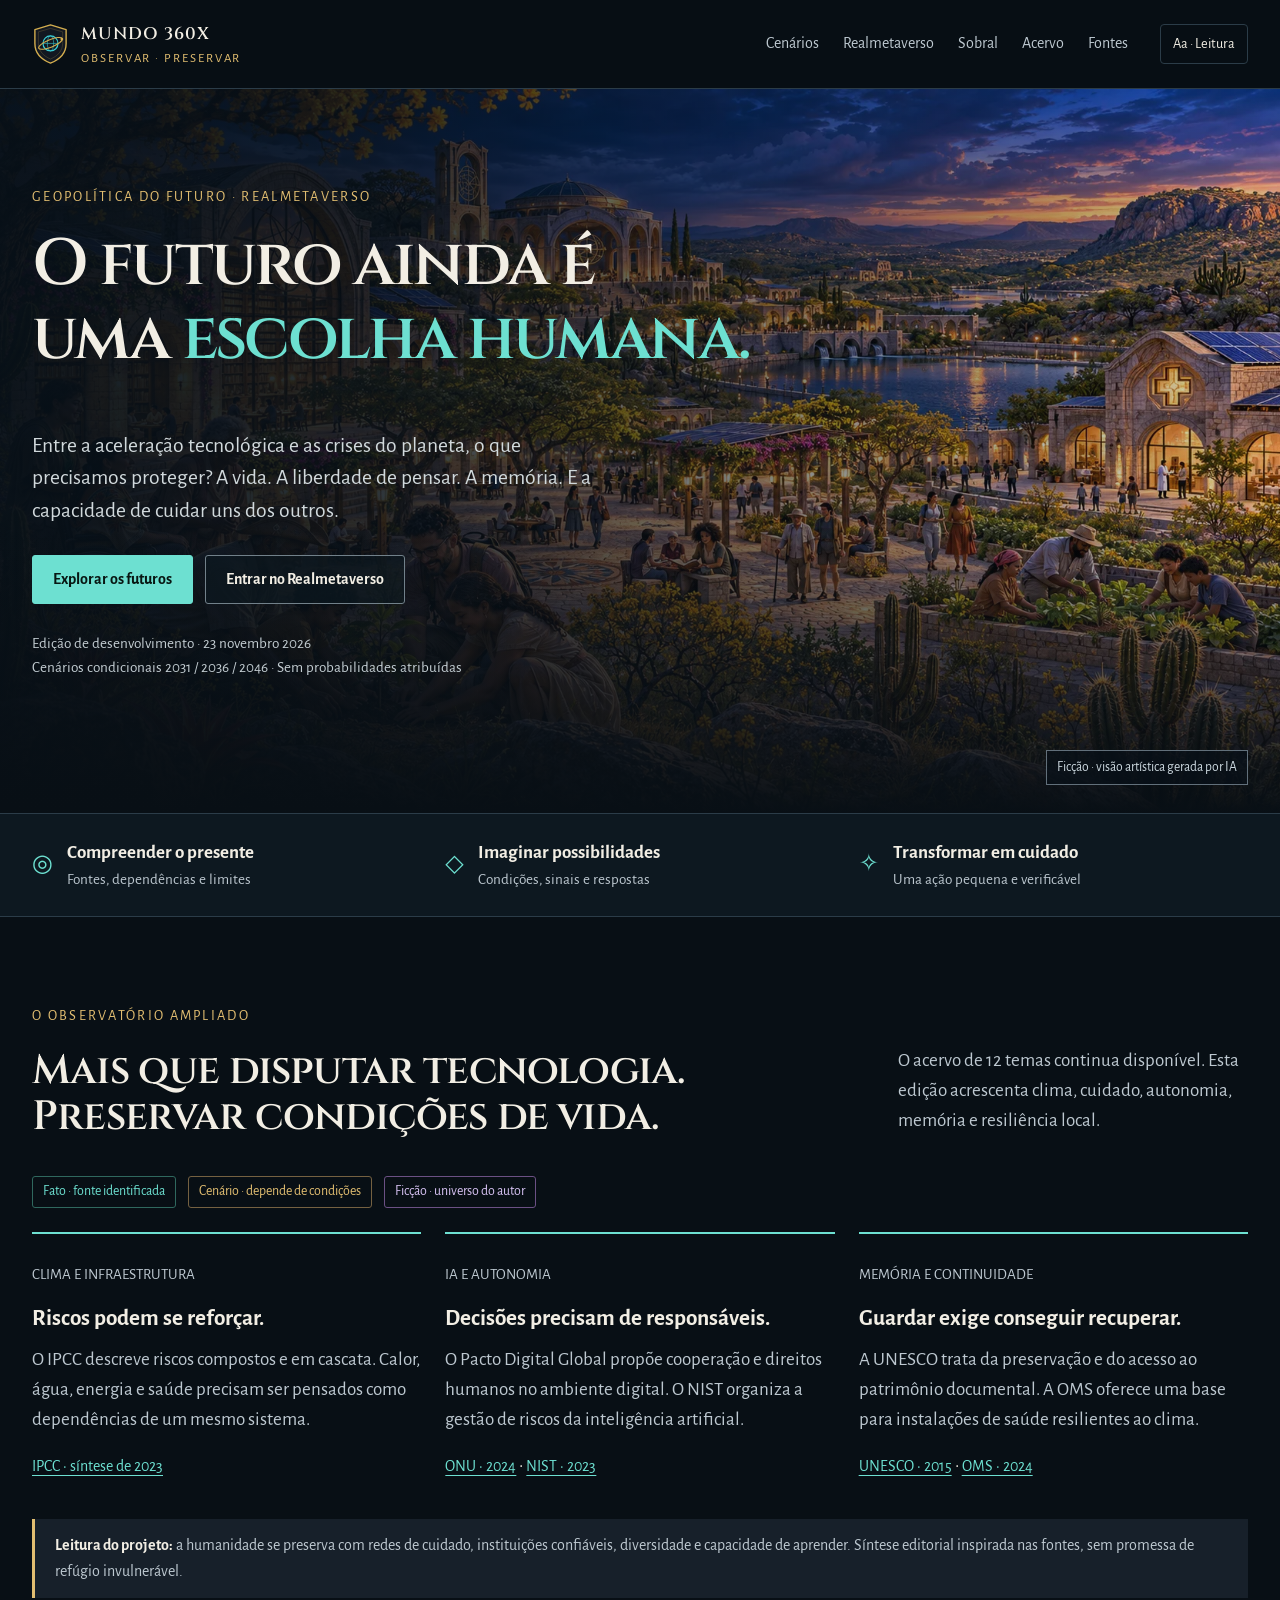
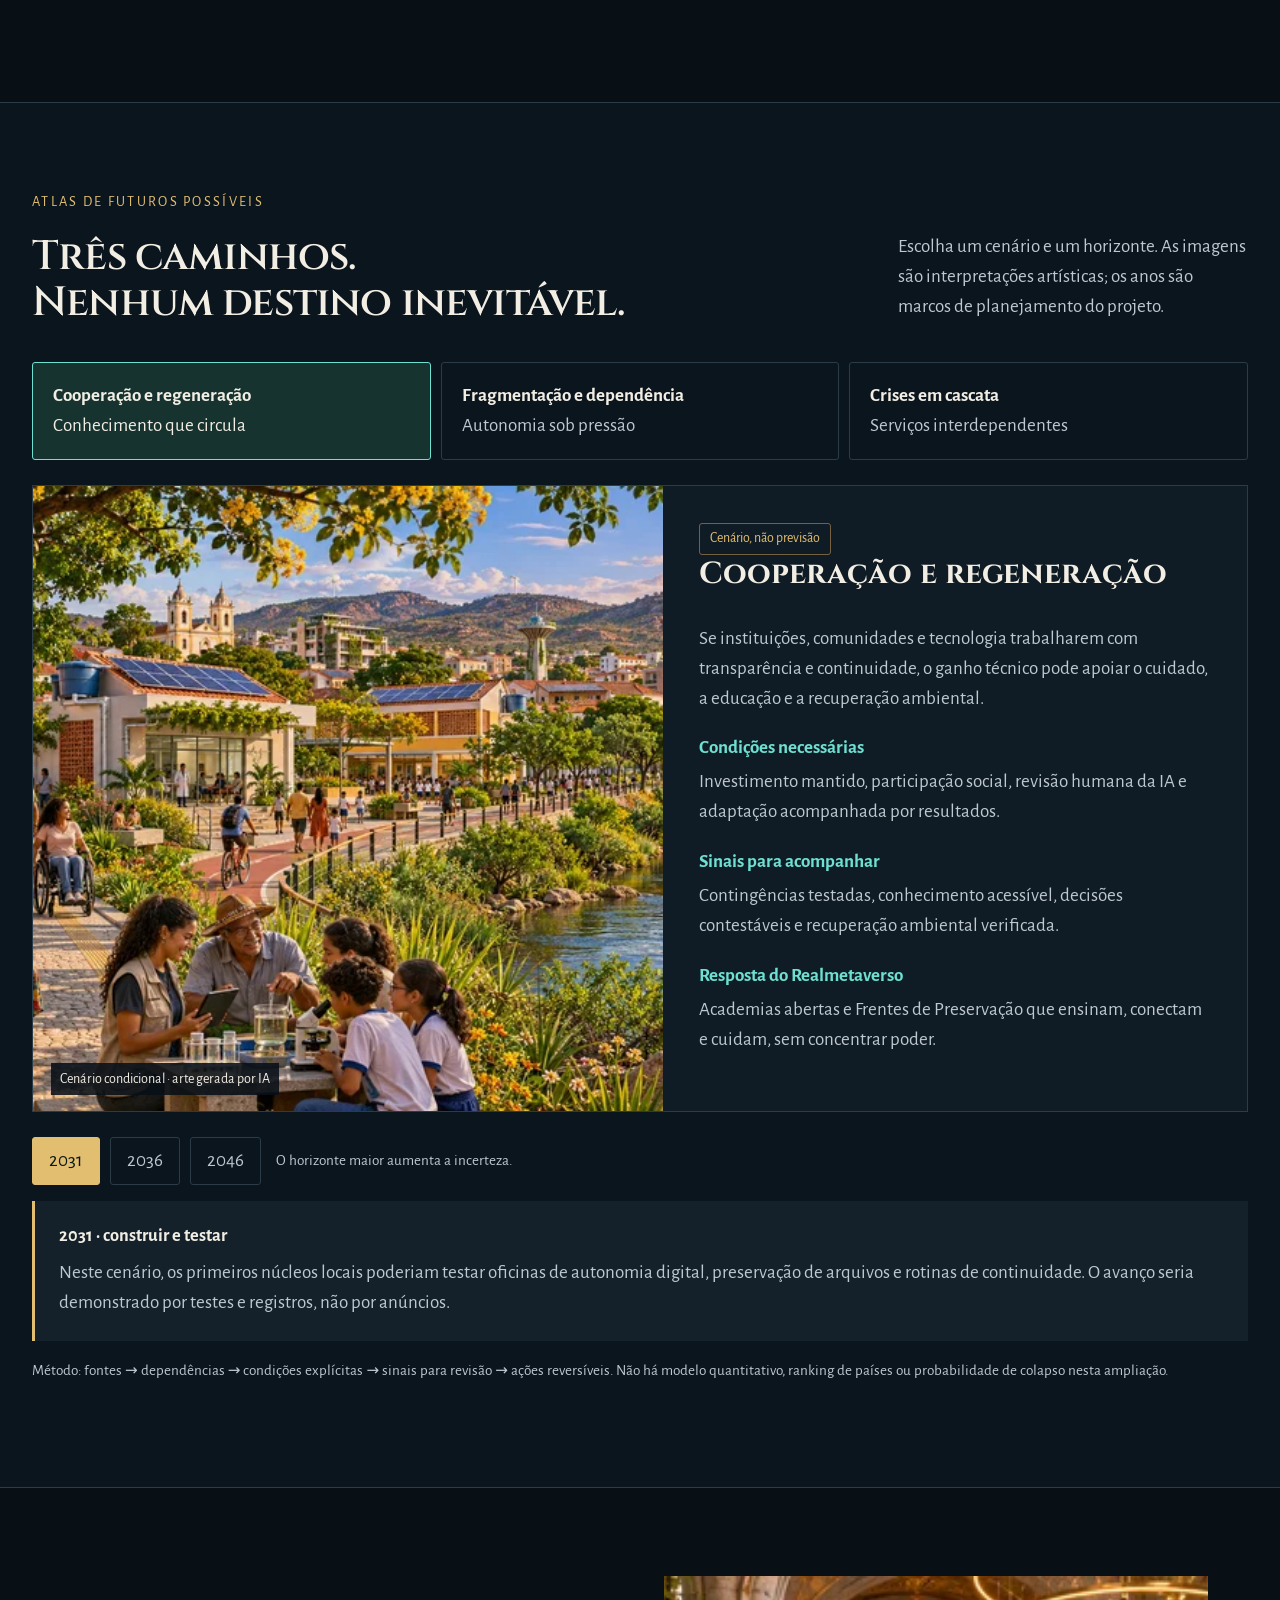
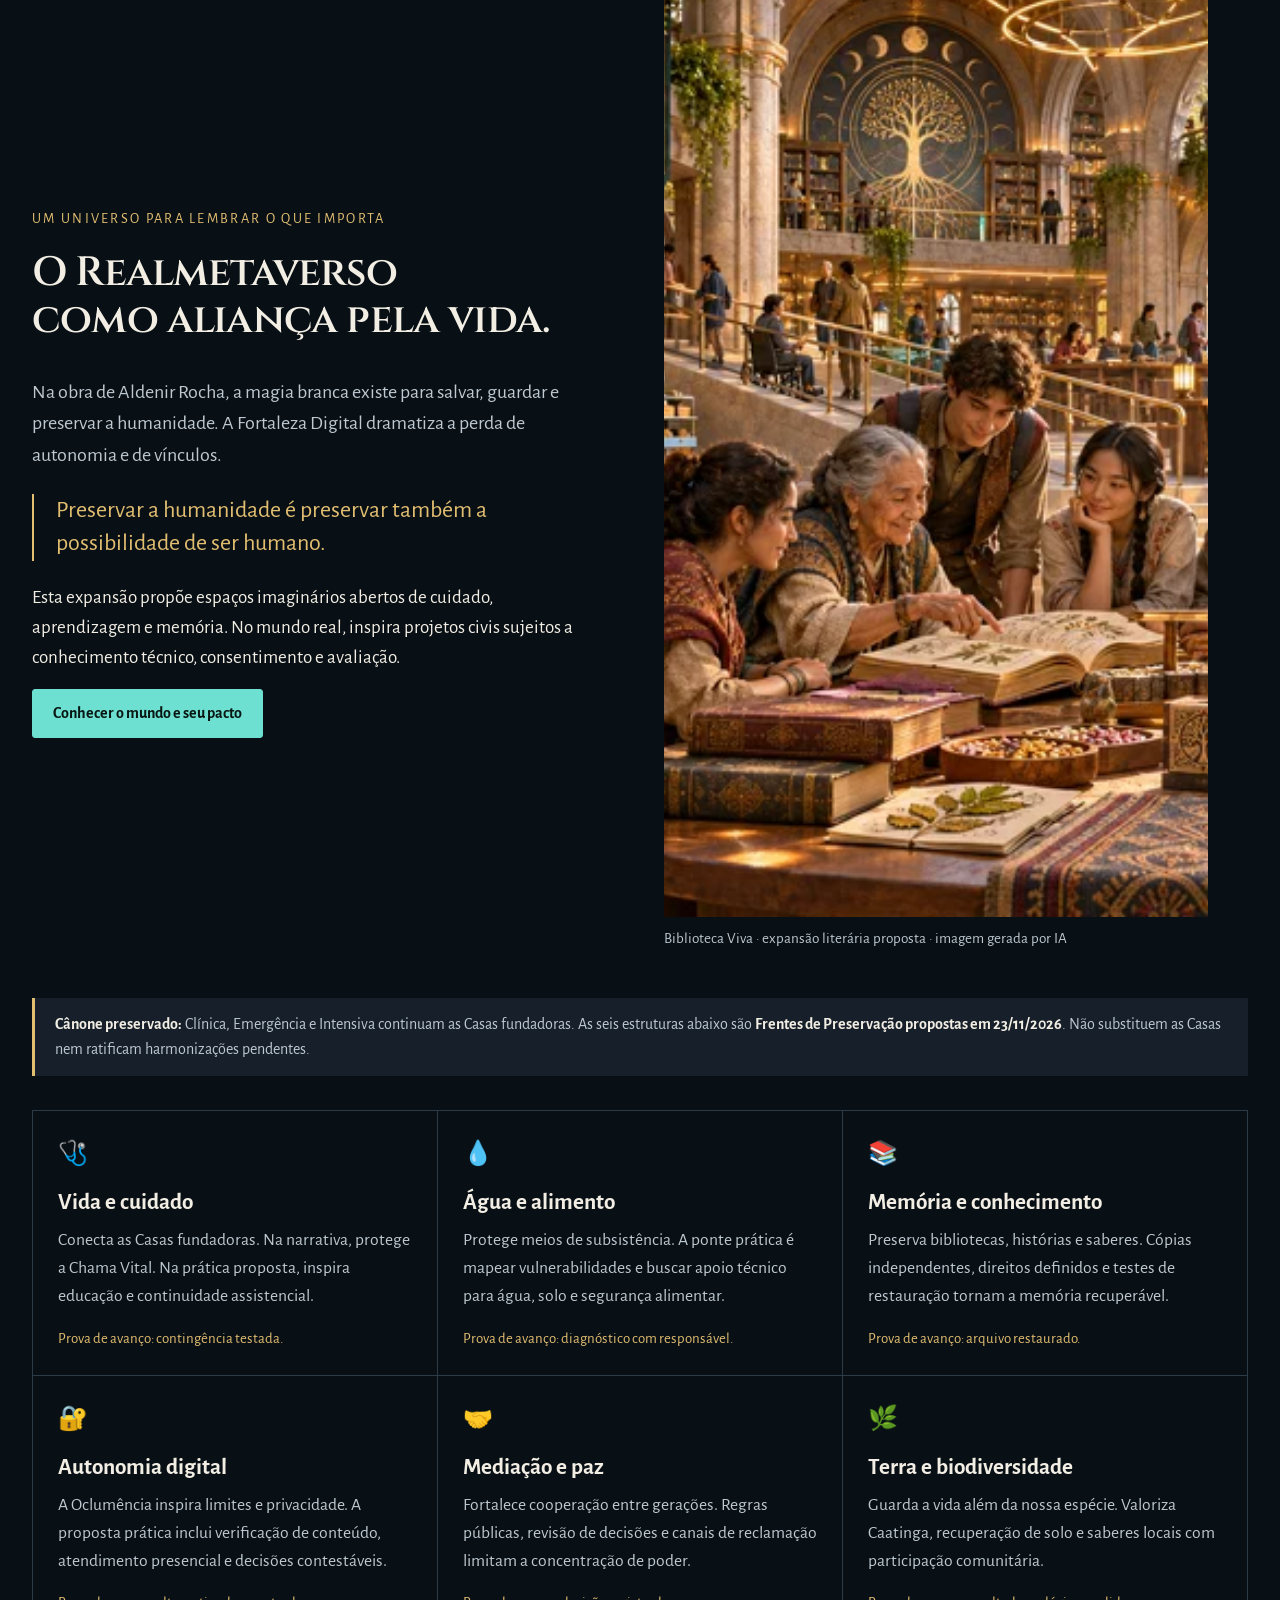
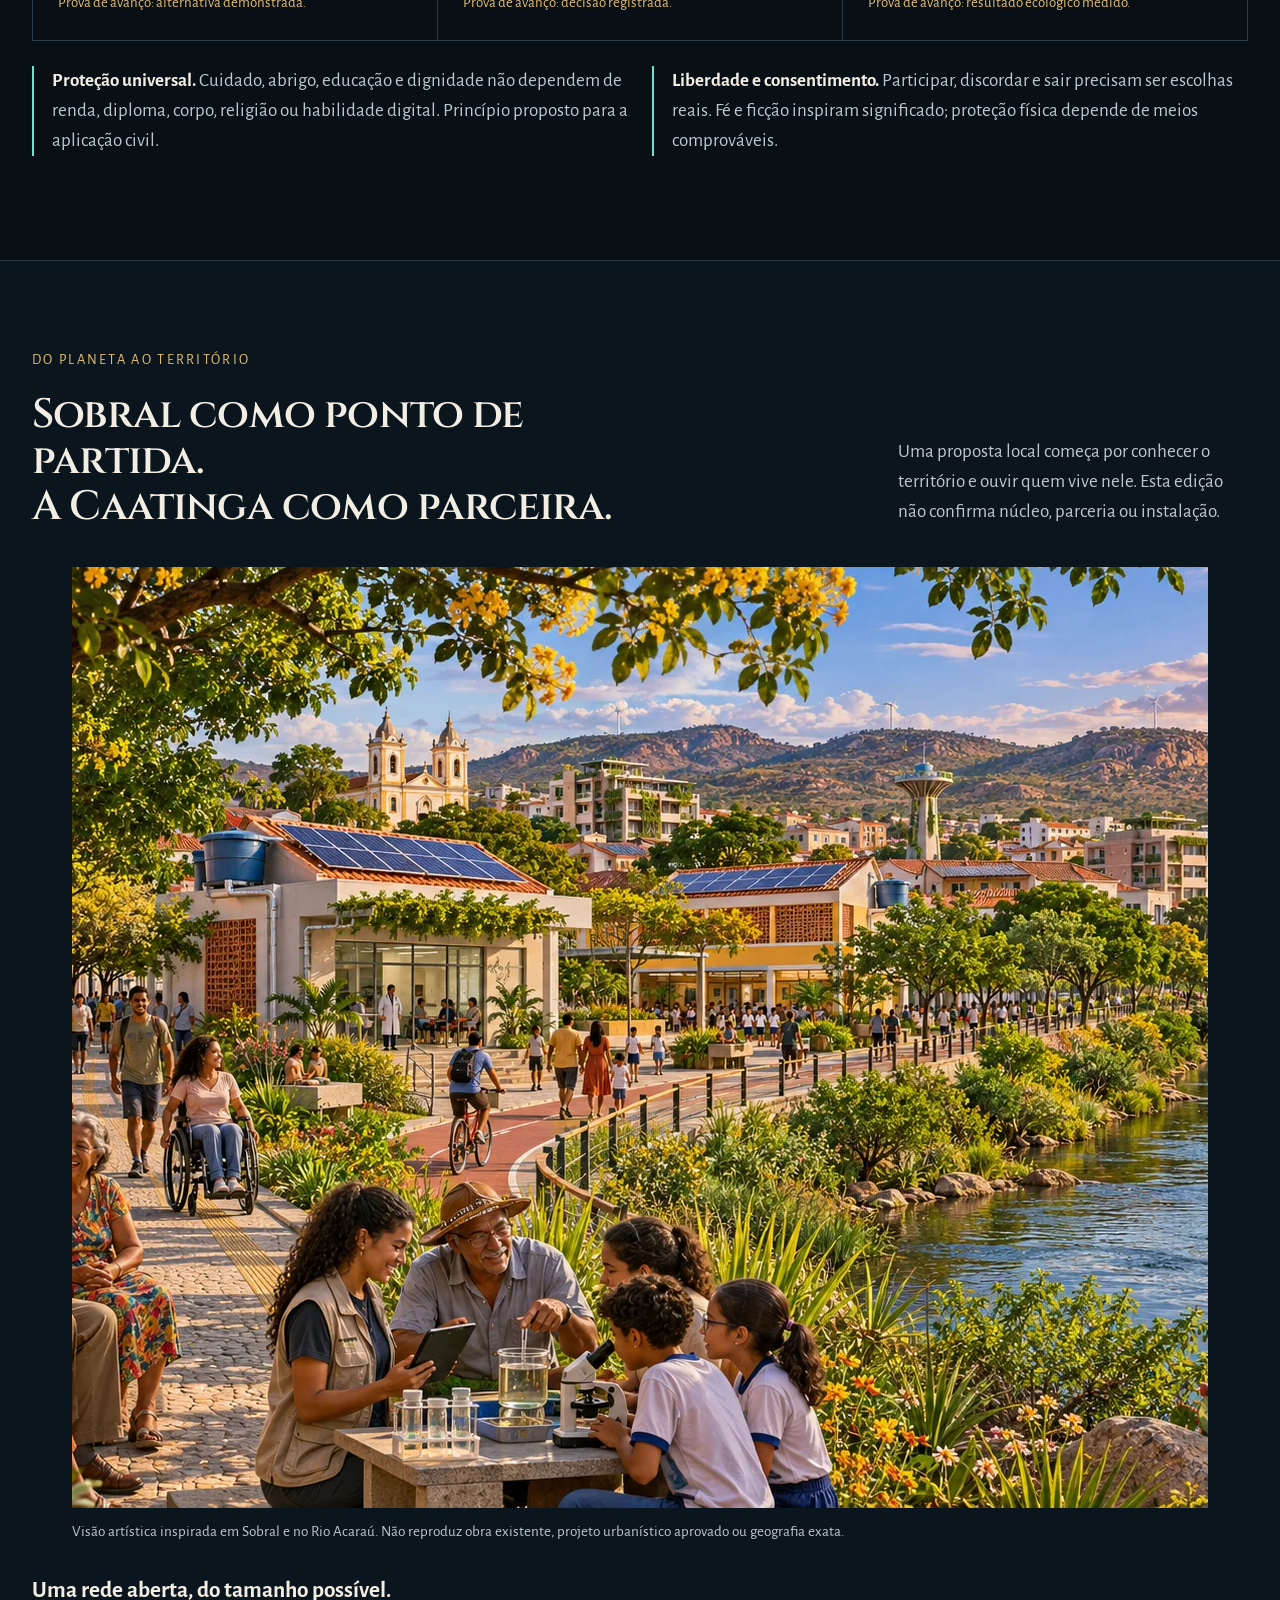
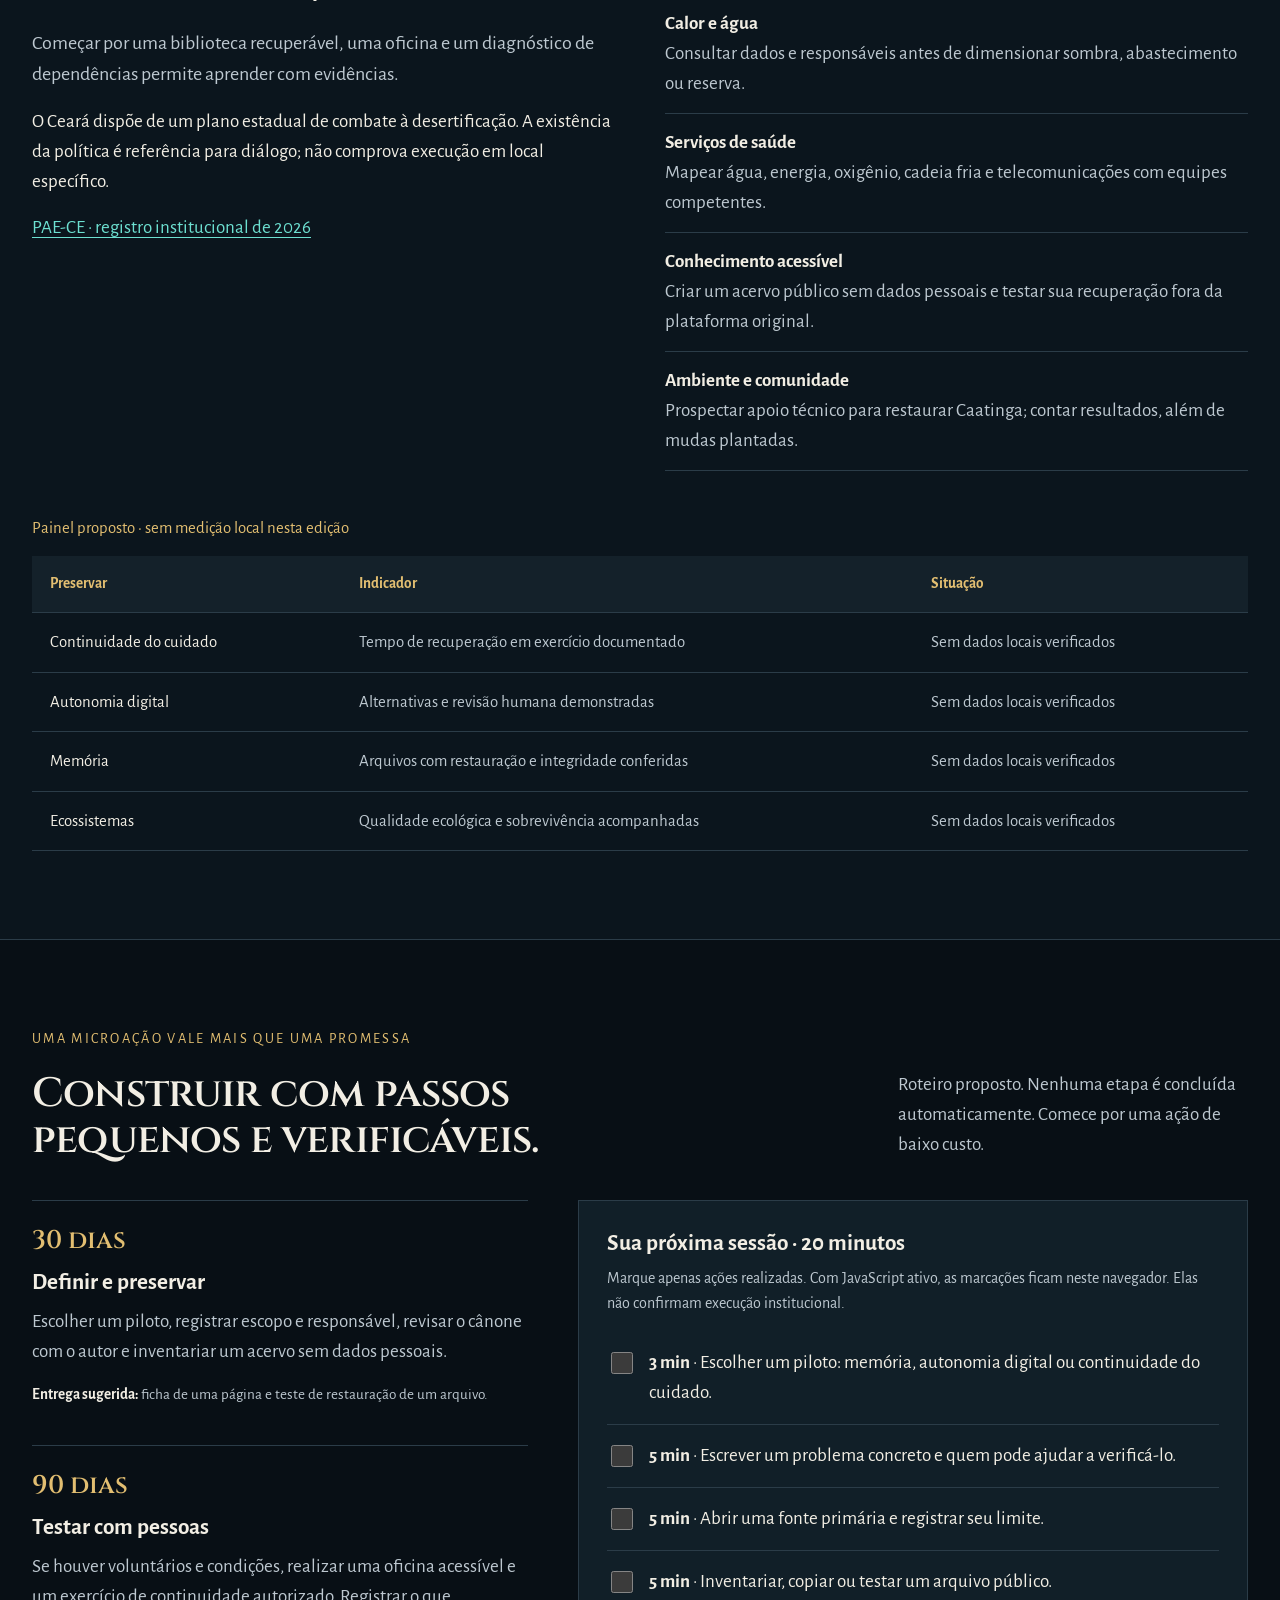
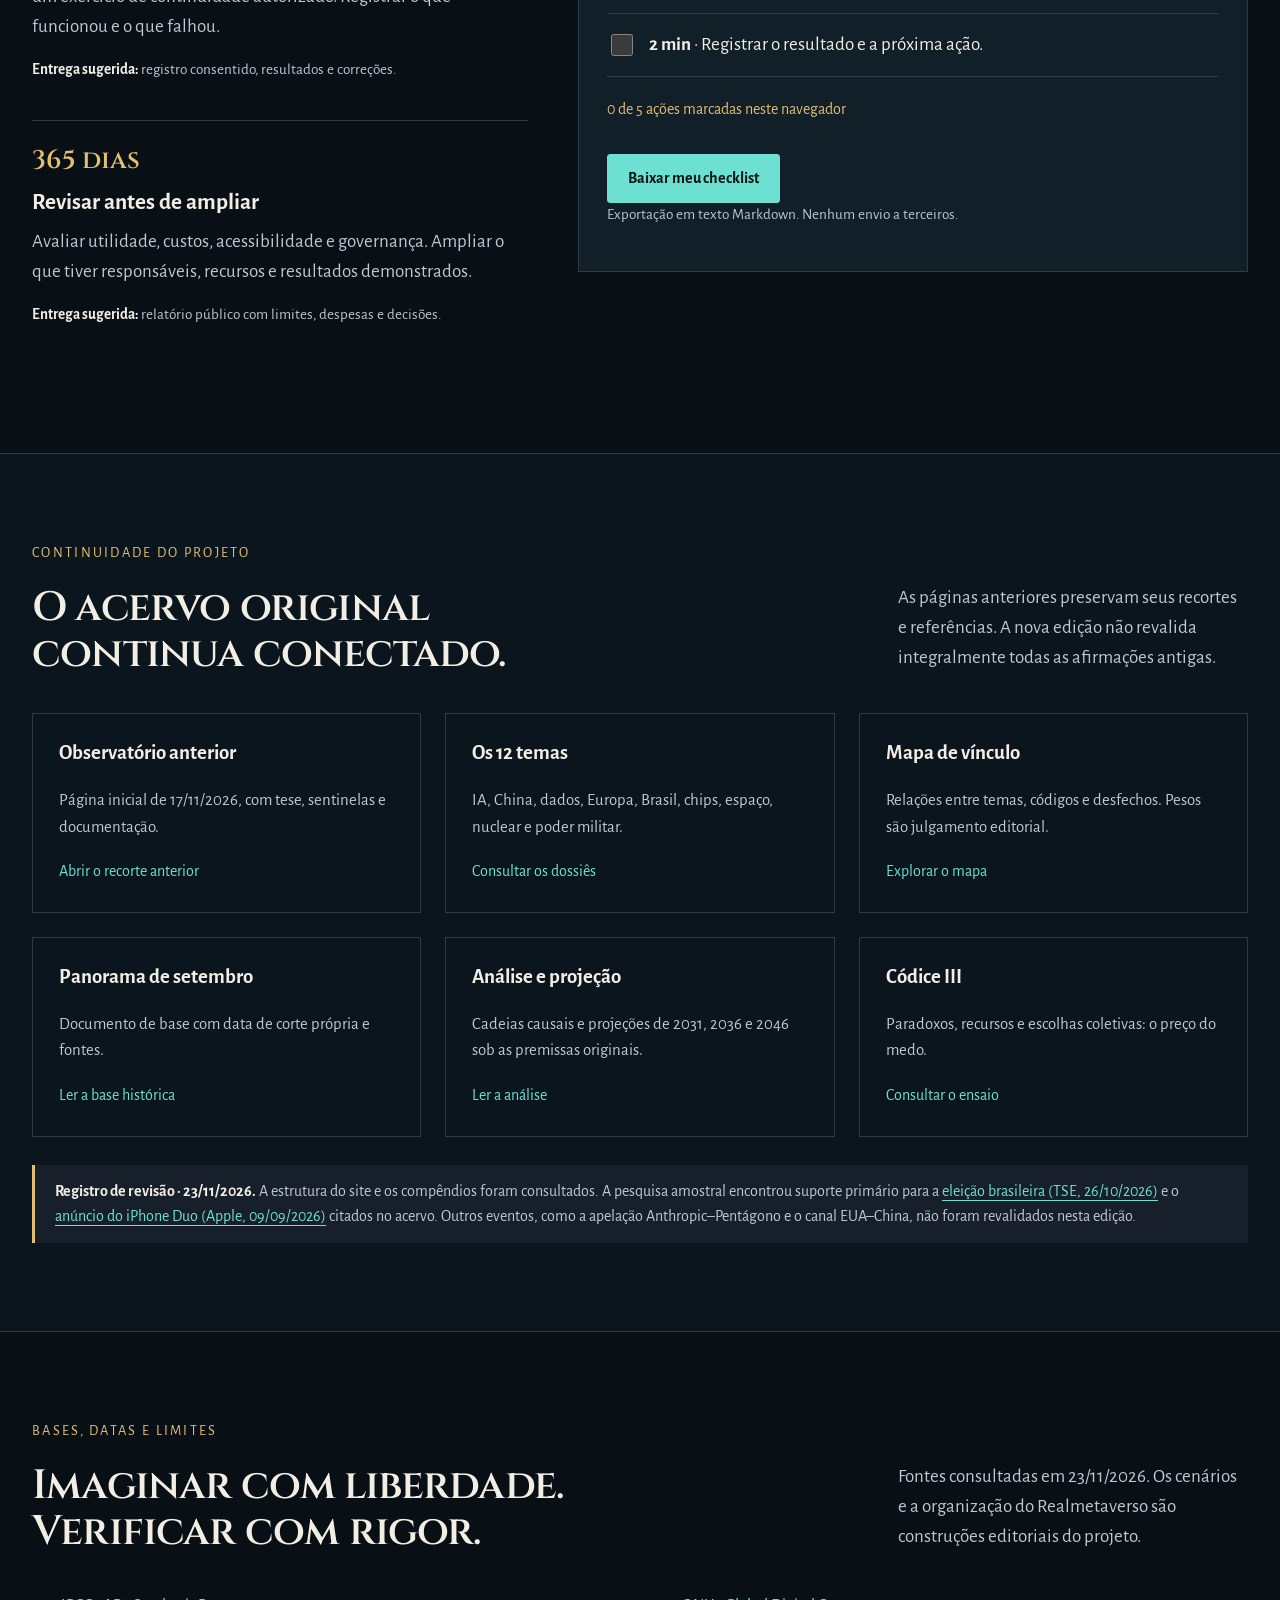
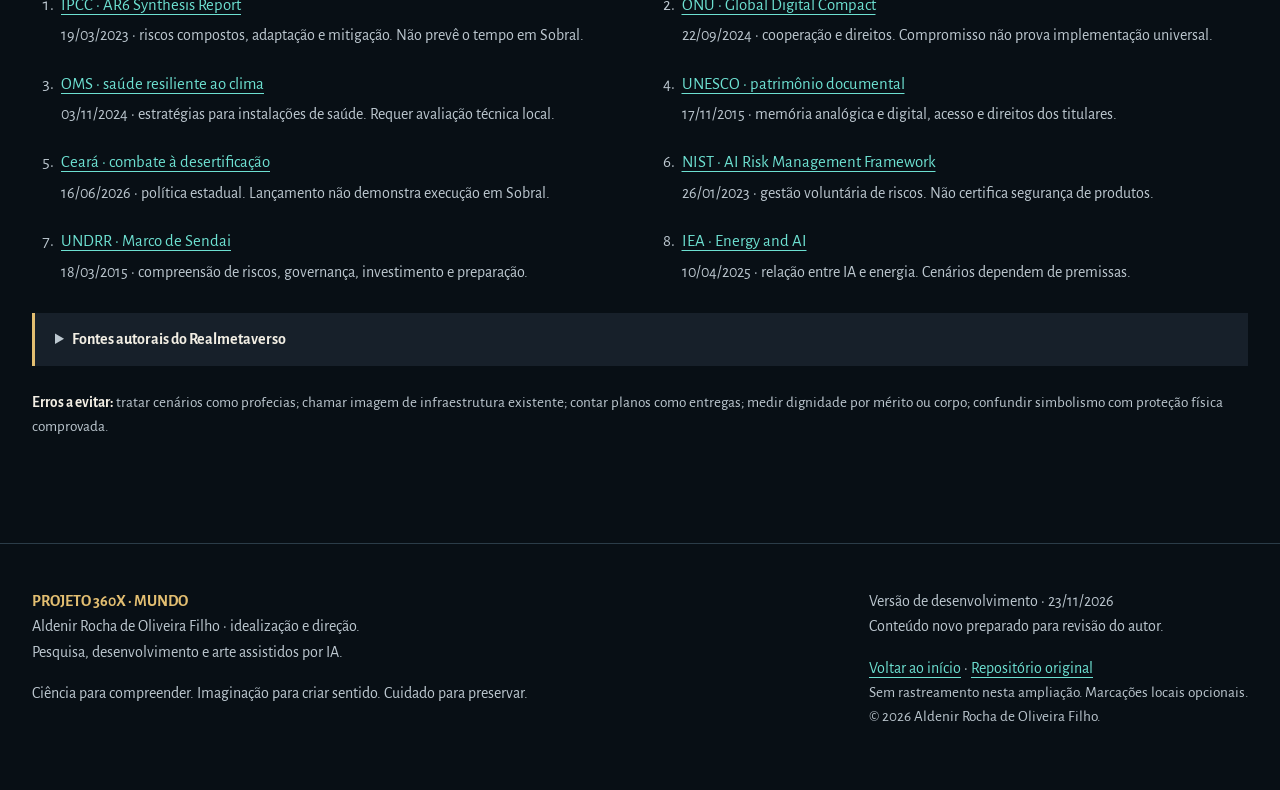
<file: index.html>
<!doctype html><html lang="pt-BR"><head>
<meta charset="utf-8"><meta name="viewport" content="width=device-width, initial-scale=1"><title>Mundo 360X · Futuros possíveis, humanidade preservada</title>
<meta name="description" content="Cenários condicionais até 2046, imagens de futuros possíveis e o Realmetaverso como projeto narrativo de preservação da vida, da memória e da autonomia."><meta name="theme-color" content="#080f15">
<meta property="og:type" content="website"><meta property="og:locale" content="pt_BR"><meta property="og:title" content="Mundo 360X · O futuro ainda é uma escolha"><meta property="og:description" content="Geopolítica, cenários e Realmetaverso: imaginar para cuidar, preservar e reconstruir."><meta property="og:url" content="https://aldenirfilho.github.io/projeto-360x-mundo/"><meta property="og:image" content="https://aldenirfilho.github.io/projeto-360x-mundo/assets/img/novos/realmetaverso-refugio.webp">
<link rel="canonical" href="https://aldenirfilho.github.io/projeto-360x-mundo/"><link rel="icon" href="favicon.svg" type="image/svg+xml"><link rel="stylesheet" href="assets/css/base.css"><link rel="stylesheet" href="assets/css/futuro.css">
<script>try{if(localStorage.getItem('x360-dys')==='1')document.documentElement.classList.add('x-dys')}catch(e){}</script><script src="assets/js/futuro.js" defer></script></head><body>
<a href="#conteudo" class="skip">Pular para o conteúdo</a><header class="topbar"><div class="wrap bar-inner"><a class="brand" href="index.html" aria-label="Mundo 360X · Início"><img src="favicon.svg" width="37" height="42" alt=""><span><b>MUNDO 360X</b><small>OBSERVAR · PRESERVAR</small></span></a><nav aria-label="Navegação principal"><a href="#cenarios">Cenários</a><a href="realmetaverso.html">Realmetaverso</a><a href="#sobral">Sobral</a><a href="#acervo">Acervo</a><a href="#fontes">Fontes</a></nav><button class="read-toggle" id="read-toggle" type="button" aria-pressed="false">Aa · Leitura</button></div></header>
<main id="conteudo"><section class="hero" aria-labelledby="hero-title"><picture><source media="(max-width:800px)" srcset="assets/img/novos/realmetaverso-refugio-768.webp"><img class="hero-image" src="assets/img/novos/realmetaverso-refugio.webp" width="1672" height="941" fetchpriority="high" alt="Visão artística de cidade humanista imaginária na Caatinga, com espaços de cuidado e aprendizagem."></picture><div class="wrap"><div class="hero-copy"><span class="eyebrow">GEOPOLÍTICA DO FUTURO · REALMETAVERSO</span><h1 id="hero-title">O futuro ainda é<br>uma <em>escolha humana.</em></h1><p class="intro">Entre a aceleração tecnológica e as crises do planeta, o que precisamos proteger? A vida. A liberdade de pensar. A memória. E a capacidade de cuidar uns dos outros.</p><div class="actions"><a class="btn" href="#cenarios">Explorar os futuros</a><a class="btn secondary" href="realmetaverso.html">Entrar no Realmetaverso</a></div><p class="hero-meta">Edição de desenvolvimento · 23 novembro 2026<br>Cenários condicionais 2031 / 2036 / 2046 · Sem probabilidades atribuídas</p></div></div><span class="art-label">Ficção · visão artística gerada por IA</span></section>
<div class="path-strip"><div class="wrap path-inner"><a href="#observar"><span aria-hidden="true">◎</span><span><b>Compreender o presente</b><small>Fontes, dependências e limites</small></span></a><a href="#cenarios"><span aria-hidden="true">◇</span><span><b>Imaginar possibilidades</b><small>Condições, sinais e respostas</small></span></a><a href="#plano"><span aria-hidden="true">✧</span><span><b>Transformar em cuidado</b><small>Uma ação pequena e verificável</small></span></a></div></div>

<section class="section" id="observar"><div class="wrap"><div class="section-head"><div><span class="eyebrow">O OBSERVATÓRIO AMPLIADO</span><h2>Mais que disputar tecnologia.<br>Preservar condições de vida.</h2></div><p>O acervo de 12 temas continua disponível. Esta edição acrescenta clima, cuidado, autonomia, memória e resiliência local.</p></div><div class="legend" aria-label="Legenda editorial"><span class="badge fact">Fato · fonte identificada</span><span class="badge scenario">Cenário · depende de condições</span><span class="badge fiction">Ficção · universo do autor</span></div><div class="three">
<article class="evidence"><span class="small">CLIMA E INFRAESTRUTURA</span><h3>Riscos podem se reforçar.</h3><p>O IPCC descreve riscos compostos e em cascata. Calor, água, energia e saúde precisam ser pensados como dependências de um mesmo sistema.</p><a href="#fonte-ipcc">IPCC · síntese de 2023</a></article>
<article class="evidence"><span class="small">IA E AUTONOMIA</span><h3>Decisões precisam de responsáveis.</h3><p>O Pacto Digital Global propõe cooperação e direitos humanos no ambiente digital. O NIST organiza a gestão de riscos da inteligência artificial.</p><a href="#fonte-onu">ONU · 2024</a> · <a href="#fonte-nist">NIST · 2023</a></article>
<article class="evidence"><span class="small">MEMÓRIA E CONTINUIDADE</span><h3>Guardar exige conseguir recuperar.</h3><p>A UNESCO trata da preservação e do acesso ao patrimônio documental. A OMS oferece uma base para instalações de saúde resilientes ao clima.</p><a href="#fonte-unesco">UNESCO · 2015</a> · <a href="#fonte-oms">OMS · 2024</a></article></div><p class="source-note"><strong>Leitura do projeto:</strong> a humanidade se preserva com redes de cuidado, instituições confiáveis, diversidade e capacidade de aprender. Síntese editorial inspirada nas fontes, sem promessa de refúgio invulnerável.</p></div></section>

<section class="section alt" id="cenarios"><div class="wrap"><div class="section-head"><div><span class="eyebrow">ATLAS DE FUTUROS POSSÍVEIS</span><h2>Três caminhos.<br>Nenhum destino inevitável.</h2></div><p>Escolha um cenário e um horizonte. As imagens são interpretações artísticas; os anos são marcos de planejamento do projeto.</p></div>
<div class="scenario-tabs" id="scenario-controls" hidden aria-label="Escolher cenário"><button class="scenario-tab" type="button" data-scenario="cooperacao" aria-pressed="true"><strong>Cooperação e regeneração</strong><span>Conhecimento que circula</span></button><button class="scenario-tab" type="button" data-scenario="fragmentacao" aria-pressed="false"><strong>Fragmentação e dependência</strong><span>Autonomia sob pressão</span></button><button class="scenario-tab" type="button" data-scenario="cascata" aria-pressed="false"><strong>Crises em cascata</strong><span>Serviços interdependentes</span></button></div>
<article class="scenario-layout" aria-labelledby="scenario-title"><div class="scenario-media"><img id="scenario-image" sizes="(max-width:800px) 100vw, 600px" srcset="assets/img/novos/sobral-resiliente-768.webp 768w, assets/img/novos/sobral-resiliente-1280.webp 1280w, assets/img/novos/sobral-resiliente.webp 1672w" src="assets/img/novos/sobral-resiliente.webp" width="1672" height="941" loading="lazy" alt="Interpretação artística de cidade do semiárido com ruas sombreadas, recuperação de margens e energia solar."><span>Cenário condicional · arte gerada por IA</span></div><div class="scenario-copy" id="scenario-copy" aria-live="polite"><span class="badge scenario">Cenário, não previsão</span><h3 id="scenario-title">Cooperação e regeneração</h3><p id="scenario-description">Se instituições, comunidades e tecnologia trabalharem com transparência e continuidade, o ganho técnico pode apoiar o cuidado, a educação e a recuperação ambiental.</p><dl><dt>Condições necessárias</dt><dd id="scenario-conditions">Investimento mantido, participação social, revisão humana da IA e adaptação acompanhada por resultados.</dd><dt>Sinais para acompanhar</dt><dd id="scenario-signals">Contingências testadas, conhecimento acessível, decisões contestáveis e recuperação ambiental verificada.</dd><dt>Resposta do Realmetaverso</dt><dd id="scenario-response">Academias abertas e Frentes de Preservação que ensinam, conectam e cuidam, sem concentrar poder.</dd></dl></div></article>
<div class="horizon" id="horizon-controls" hidden aria-label="Escolher horizonte"><button type="button" data-year="2031" aria-pressed="true">2031</button><button type="button" data-year="2036" aria-pressed="false">2036</button><button type="button" data-year="2046" aria-pressed="false">2046</button><small>O horizonte maior aumenta a incerteza.</small></div><div class="horizon-output" aria-live="polite"><h4 id="horizon-title">2031 · construir e testar</h4><p id="horizon-text">Neste cenário, os primeiros núcleos locais poderiam testar oficinas de autonomia digital, preservação de arquivos e rotinas de continuidade. O avanço seria demonstrado por testes e registros, não por anúncios.</p></div>
<noscript><div class="nojs"><p><strong>Outros caminhos:</strong> a fragmentação pode limitar a troca de plataformas e a contestação de decisões. Crises em cascata podem conectar interrupções de água, energia, comunicação e cuidado. A resposta proposta é diversificar dependências e testar contingências. Esses caminhos podem coexistir; não são uma sequência obrigatória.</p><p>2036 e 2046 ampliam as possibilidades sem fixar datas de colapso ou êxito. Ative JavaScript para explorar cada combinação.</p></div></noscript><p class="fine" style="margin-top:18px">Método: fontes → dependências → condições explícitas → sinais para revisão → ações reversíveis. Não há modelo quantitativo, ranking de países ou probabilidade de colapso nesta ampliação.</p></div></section>

<section class="section" id="realmetaverso"><div class="wrap"><div class="bridge"><div><span class="eyebrow">UM UNIVERSO PARA LEMBRAR O QUE IMPORTA</span><h2>O Realmetaverso<br>como aliança pela vida.</h2><p class="lede">Na obra de Aldenir Rocha, a magia branca existe para salvar, guardar e preservar a humanidade. A Fortaleza Digital dramatiza a perda de autonomia e de vínculos.</p><blockquote>Preservar a humanidade é preservar também a possibilidade de ser humano.</blockquote><p>Esta expansão propõe espaços imaginários abertos de cuidado, aprendizagem e memória. No mundo real, inspira projetos civis sujeitos a conhecimento técnico, consentimento e avaliação.</p><a class="btn" href="realmetaverso.html">Conhecer o mundo e seu pacto</a></div><figure><img src="assets/img/novos/biblioteca-viva.webp" srcset="assets/img/novos/biblioteca-viva-768.webp 768w, assets/img/novos/biblioteca-viva-1280.webp 1280w, assets/img/novos/biblioteca-viva.webp 1672w" sizes="(max-width:800px) 100vw, 640px" width="1672" height="941" loading="lazy" alt="Biblioteca imaginária em que gerações diferentes preservam livros, sementes e acervos digitais."><figcaption class="fine">Biblioteca Viva · expansão literária proposta · imagem gerada por IA</figcaption></figure></div>
<p class="source-note"><strong>Cânone preservado:</strong> Clínica, Emergência e Intensiva continuam as Casas fundadoras. As seis estruturas abaixo são <strong>Frentes de Preservação propostas em 23/11/2026</strong>. Não substituem as Casas nem ratificam harmonizações pendentes.</p><div class="fronts">
<article class="front"><span class="icon" aria-hidden="true">🩺</span><h3>Vida e cuidado</h3><p>Conecta as Casas fundadoras. Na narrativa, protege a Chama Vital. Na prática proposta, inspira educação e continuidade assistencial.</p><small>Prova de avanço: contingência testada.</small></article>
<article class="front"><span class="icon" aria-hidden="true">💧</span><h3>Água e alimento</h3><p>Protege meios de subsistência. A ponte prática é mapear vulnerabilidades e buscar apoio técnico para água, solo e segurança alimentar.</p><small>Prova de avanço: diagnóstico com responsável.</small></article>
<article class="front"><span class="icon" aria-hidden="true">📚</span><h3>Memória e conhecimento</h3><p>Preserva bibliotecas, histórias e saberes. Cópias independentes, direitos definidos e testes de restauração tornam a memória recuperável.</p><small>Prova de avanço: arquivo restaurado.</small></article>
<article class="front"><span class="icon" aria-hidden="true">🔐</span><h3>Autonomia digital</h3><p>A Oclumência inspira limites e privacidade. A proposta prática inclui verificação de conteúdo, atendimento presencial e decisões contestáveis.</p><small>Prova de avanço: alternativa demonstrada.</small></article>
<article class="front"><span class="icon" aria-hidden="true">🤝</span><h3>Mediação e paz</h3><p>Fortalece cooperação entre gerações. Regras públicas, revisão de decisões e canais de reclamação limitam a concentração de poder.</p><small>Prova de avanço: decisão registrada.</small></article>
<article class="front"><span class="icon" aria-hidden="true">🌿</span><h3>Terra e biodiversidade</h3><p>Guarda a vida além da nossa espécie. Valoriza Caatinga, recuperação de solo e saberes locais com participação comunitária.</p><small>Prova de avanço: resultado ecológico medido.</small></article></div><div class="rights"><p><strong>Proteção universal.</strong> Cuidado, abrigo, educação e dignidade não dependem de renda, diploma, corpo, religião ou habilidade digital. Princípio proposto para a aplicação civil.</p><p><strong>Liberdade e consentimento.</strong> Participar, discordar e sair precisam ser escolhas reais. Fé e ficção inspiram significado; proteção física depende de meios comprováveis.</p></div></div></section>

<section class="section alt" id="sobral"><div class="wrap"><div class="section-head"><div><span class="eyebrow">DO PLANETA AO TERRITÓRIO</span><h2>Sobral como ponto de partida.<br>A Caatinga como parceira.</h2></div><p>Uma proposta local começa por conhecer o território e ouvir quem vive nele. Esta edição não confirma núcleo, parceria ou instalação.</p></div><figure class="local-scene"><picture><source media="(max-width:800px)" srcset="assets/img/novos/sobral-resiliente-768.webp"><img src="assets/img/novos/sobral-resiliente.webp" width="1672" height="941" loading="lazy" alt="Futuro imaginado inspirado em Sobral, no Rio Acaraú e no semiárido, com sombra e vegetação regional."></picture><figcaption>Visão artística inspirada em Sobral e no Rio Acaraú. Não reproduz obra existente, projeto urbanístico aprovado ou geografia exata.</figcaption></figure><div class="local-grid"><div><h3>Uma rede aberta, do tamanho possível.</h3><p class="lede">Começar por uma biblioteca recuperável, uma oficina e um diagnóstico de dependências permite aprender com evidências.</p><p>O Ceará dispõe de um plano estadual de combate à desertificação. A existência da política é referência para diálogo; não comprova execução em local específico.</p><a href="#fonte-ceara">PAE-CE · registro institucional de 2026</a></div><ul class="list-clean"><li><b>Calor e água</b>Consultar dados e responsáveis antes de dimensionar sombra, abastecimento ou reserva.</li><li><b>Serviços de saúde</b>Mapear água, energia, oxigênio, cadeia fria e telecomunicações com equipes competentes.</li><li><b>Conhecimento acessível</b>Criar um acervo público sem dados pessoais e testar sua recuperação fora da plataforma original.</li><li><b>Ambiente e comunidade</b>Prospectar apoio técnico para restaurar Caatinga; contar resultados, além de mudas plantadas.</li></ul></div><div class="table-scroll"><table><caption style="text-align:left;margin-bottom:15px;color:var(--gold)">Painel proposto · sem medição local nesta edição</caption><thead><tr><th>Preservar</th><th>Indicador</th><th>Situação</th></tr></thead><tbody><tr><td>Continuidade do cuidado</td><td>Tempo de recuperação em exercício documentado</td><td>Sem dados locais verificados</td></tr><tr><td>Autonomia digital</td><td>Alternativas e revisão humana demonstradas</td><td>Sem dados locais verificados</td></tr><tr><td>Memória</td><td>Arquivos com restauração e integridade conferidas</td><td>Sem dados locais verificados</td></tr><tr><td>Ecossistemas</td><td>Qualidade ecológica e sobrevivência acompanhadas</td><td>Sem dados locais verificados</td></tr></tbody></table></div></div></section>

<section class="section" id="plano"><div class="wrap"><div class="section-head"><div><span class="eyebrow">UMA MICROAÇÃO VALE MAIS QUE UMA PROMESSA</span><h2>Construir com passos<br>pequenos e verificáveis.</h2></div><p>Roteiro proposto. Nenhuma etapa é concluída automaticamente. Comece por uma ação de baixo custo.</p></div><div class="plan-grid"><div><article class="phase"><span class="period">30 dias</span><h3>Definir e preservar</h3><p>Escolher um piloto, registrar escopo e responsável, revisar o cânone com o autor e inventariar um acervo sem dados pessoais.</p><p class="fine"><strong>Entrega sugerida:</strong> ficha de uma página e teste de restauração de um arquivo.</p></article><article class="phase"><span class="period">90 dias</span><h3>Testar com pessoas</h3><p>Se houver voluntários e condições, realizar uma oficina acessível e um exercício de continuidade autorizado. Registrar o que funcionou e o que falhou.</p><p class="fine"><strong>Entrega sugerida:</strong> registro consentido, resultados e correções.</p></article><article class="phase"><span class="period">365 dias</span><h3>Revisar antes de ampliar</h3><p>Avaliar utilidade, custos, acessibilidade e governança. Ampliar o que tiver responsáveis, recursos e resultados demonstrados.</p><p class="fine"><strong>Entrega sugerida:</strong> relatório público com limites, despesas e decisões.</p></article></div><div class="checklist"><h3>Sua próxima sessão · 20 minutos</h3><p class="hint">Marque apenas ações realizadas. Com JavaScript ativo, as marcações ficam neste navegador. Elas não confirmam execução institucional.</p><label class="check-item"><input type="checkbox" data-task="piloto"><span><b>3 min</b> · Escolher um piloto: memória, autonomia digital ou continuidade do cuidado.</span></label><label class="check-item"><input type="checkbox" data-task="problema"><span><b>5 min</b> · Escrever um problema concreto e quem pode ajudar a verificá-lo.</span></label><label class="check-item"><input type="checkbox" data-task="fonte"><span><b>5 min</b> · Abrir uma fonte primária e registrar seu limite.</span></label><label class="check-item"><input type="checkbox" data-task="microacao"><span><b>5 min</b> · Inventariar, copiar ou testar um arquivo público.</span></label><label class="check-item"><input type="checkbox" data-task="registro"><span><b>2 min</b> · Registrar o resultado e a próxima ação.</span></label><p class="progress" id="check-progress" aria-live="polite" hidden>0 de 5 ações marcadas neste navegador</p><p class="storage-note" id="storage-note" hidden></p><noscript><p class="hint">Sem JavaScript, use as caixas como lista de leitura: não há contador, salvamento ou exportação automática.</p></noscript><button class="btn" type="button" id="export-plan" hidden>Baixar meu checklist</button><p class="fine">Exportação em texto Markdown. Nenhum envio a terceiros.</p></div></div></div></section>

<section class="section alt" id="acervo"><div class="wrap"><div class="section-head"><div><span class="eyebrow">CONTINUIDADE DO PROJETO</span><h2>O acervo original<br>continua conectado.</h2></div><p>As páginas anteriores preservam seus recortes e referências. A nova edição não revalida integralmente todas as afirmações antigas.</p></div><div class="archive-grid"><a class="archive-card" href="observatorio.html"><h3>Observatório anterior</h3><p>Página inicial de 17/11/2026, com tese, sentinelas e documentação.</p><span>Abrir o recorte anterior</span></a><a class="archive-card" href="temas.html"><h3>Os 12 temas</h3><p>IA, China, dados, Europa, Brasil, chips, espaço, nuclear e poder militar.</p><span>Consultar os dossiês</span></a><a class="archive-card" href="mapa.html"><h3>Mapa de vínculo</h3><p>Relações entre temas, códigos e desfechos. Pesos são julgamento editorial.</p><span>Explorar o mapa</span></a><a class="archive-card" href="panorama.html"><h3>Panorama de setembro</h3><p>Documento de base com data de corte própria e fontes.</p><span>Ler a base histórica</span></a><a class="archive-card" href="analise.html"><h3>Análise e projeção</h3><p>Cadeias causais e projeções de 2031, 2036 e 2046 sob as premissas originais.</p><span>Ler a análise</span></a><a class="archive-card" href="codice-iii.html"><h3>Códice III</h3><p>Paradoxos, recursos e escolhas coletivas: o preço do medo.</p><span>Consultar o ensaio</span></a></div><div id="sentinelas" class="source-note"><strong>Registro de revisão · 23/11/2026.</strong> A estrutura do site e os compêndios foram consultados. A pesquisa amostral encontrou suporte primário para a <a href="https://www.tse.jus.br/comunicacao/noticias/2026/Outubro/presidente-do-tse-anuncia-reeleicao-de-lula-e-faz-balanco-do-2o-turno-das-eleicoes-2026">eleição brasileira (TSE, 26/10/2026)</a> e o <a href="https://www.apple.com/newsroom/2026/09/apple-unveils-iphone-duo/">anúncio do iPhone Duo (Apple, 09/09/2026)</a> citados no acervo. Outros eventos, como a apelação Anthropic–Pentágono e o canal EUA–China, não foram revalidados nesta edição.</div></div></section>

<section class="section" id="fontes"><div class="wrap"><div class="section-head"><div><span class="eyebrow">BASES, DATAS E LIMITES</span><h2>Imaginar com liberdade.<br>Verificar com rigor.</h2></div><p>Fontes consultadas em 23/11/2026. Os cenários e a organização do Realmetaverso são construções editoriais do projeto.</p></div><ol class="source-list">
<li id="fonte-ipcc"><a href="https://www.ipcc.ch/report/ar6/syr/summary-for-policymakers/">IPCC · AR6 Synthesis Report</a><small>19/03/2023 · riscos compostos, adaptação e mitigação. Não prevê o tempo em Sobral.</small></li><li id="fonte-onu"><a href="https://www.un.org/pact-for-the-future/en/annex-i-global-digital-compact">ONU · Global Digital Compact</a><small>22/09/2024 · cooperação e direitos. Compromisso não prova implementação universal.</small></li><li id="fonte-oms"><a href="https://www.who.int/publications/i/item/B09119">OMS · saúde resiliente ao clima</a><small>03/11/2024 · estratégias para instalações de saúde. Requer avaliação técnica local.</small></li><li id="fonte-unesco"><a href="https://www.unesco.org/en/legal-affairs/recommendation-concerning-preservation-and-access-documentary-heritage-including-digital-form">UNESCO · patrimônio documental</a><small>17/11/2015 · memória analógica e digital, acesso e direitos dos titulares.</small></li><li id="fonte-ceara"><a href="https://www.sda.ce.gov.br/2026/06/16/2a-edicao-do-terras-secas-destaca-sustentabilidade-e-lanca-plano-estadual-de-combate-a-desertificacao/">Ceará · combate à desertificação</a><small>16/06/2026 · política estadual. Lançamento não demonstra execução em Sobral.</small></li><li id="fonte-nist"><a href="https://www.nist.gov/itl/ai-risk-management-framework">NIST · AI Risk Management Framework</a><small>26/01/2023 · gestão voluntária de riscos. Não certifica segurança de produtos.</small></li><li id="fonte-sendai"><a href="https://www.undrr.org/publication/sendai-framework-disaster-risk-reduction-2015-2030">UNDRR · Marco de Sendai</a><small>18/03/2015 · compreensão de riscos, governança, investimento e preparação.</small></li><li id="fonte-iea"><a href="https://www.iea.org/reports/energy-and-ai">IEA · Energy and AI</a><small>10/04/2025 · relação entre IA e energia. Cenários dependem de premissas.</small></li></ol><details class="source-note"><summary><strong>Fontes autorais do Realmetaverso</strong></summary><p>Compêndio Integral Reametaverso 360X (81 páginas) e Compêndio Integral Realmetaverso 360X v3 — Edição Integrada de 17/11/2026 (75 páginas).</p><p>V3: pp. 7–8 (harmonizações e Casas), 11–12 (universo), 15–16 (Carteira e ética), 60–64 (expansão literária). O novo conteúdo permanece proposta para revisão do autor.</p></details><p class="fine" style="margin-top:25px"><strong>Erros a evitar:</strong> tratar cenários como profecias; chamar imagem de infraestrutura existente; contar planos como entregas; medir dignidade por mérito ou corpo; confundir simbolismo com proteção física comprovada.</p></div></section>
</main><footer class="footer"><div class="wrap footer-inner"><div><b>PROJETO 360X · MUNDO</b><p>Aldenir Rocha de Oliveira Filho · idealização e direção.<br>Pesquisa, desenvolvimento e arte assistidos por IA.</p><p>Ciência para compreender. Imaginação para criar sentido. Cuidado para preservar.</p></div><div><p>Versão de desenvolvimento · 23/11/2026<br>Conteúdo novo preparado para revisão do autor.</p><a href="#conteudo">Voltar ao início</a> · <a href="https://github.com/aldenirfilho/projeto-360x-mundo">Repositório original</a><p class="fine">Sem rastreamento nesta ampliação. Marcações locais opcionais.<br>© 2026 Aldenir Rocha de Oliveira Filho.</p></div></div></footer></body></html>
</file>
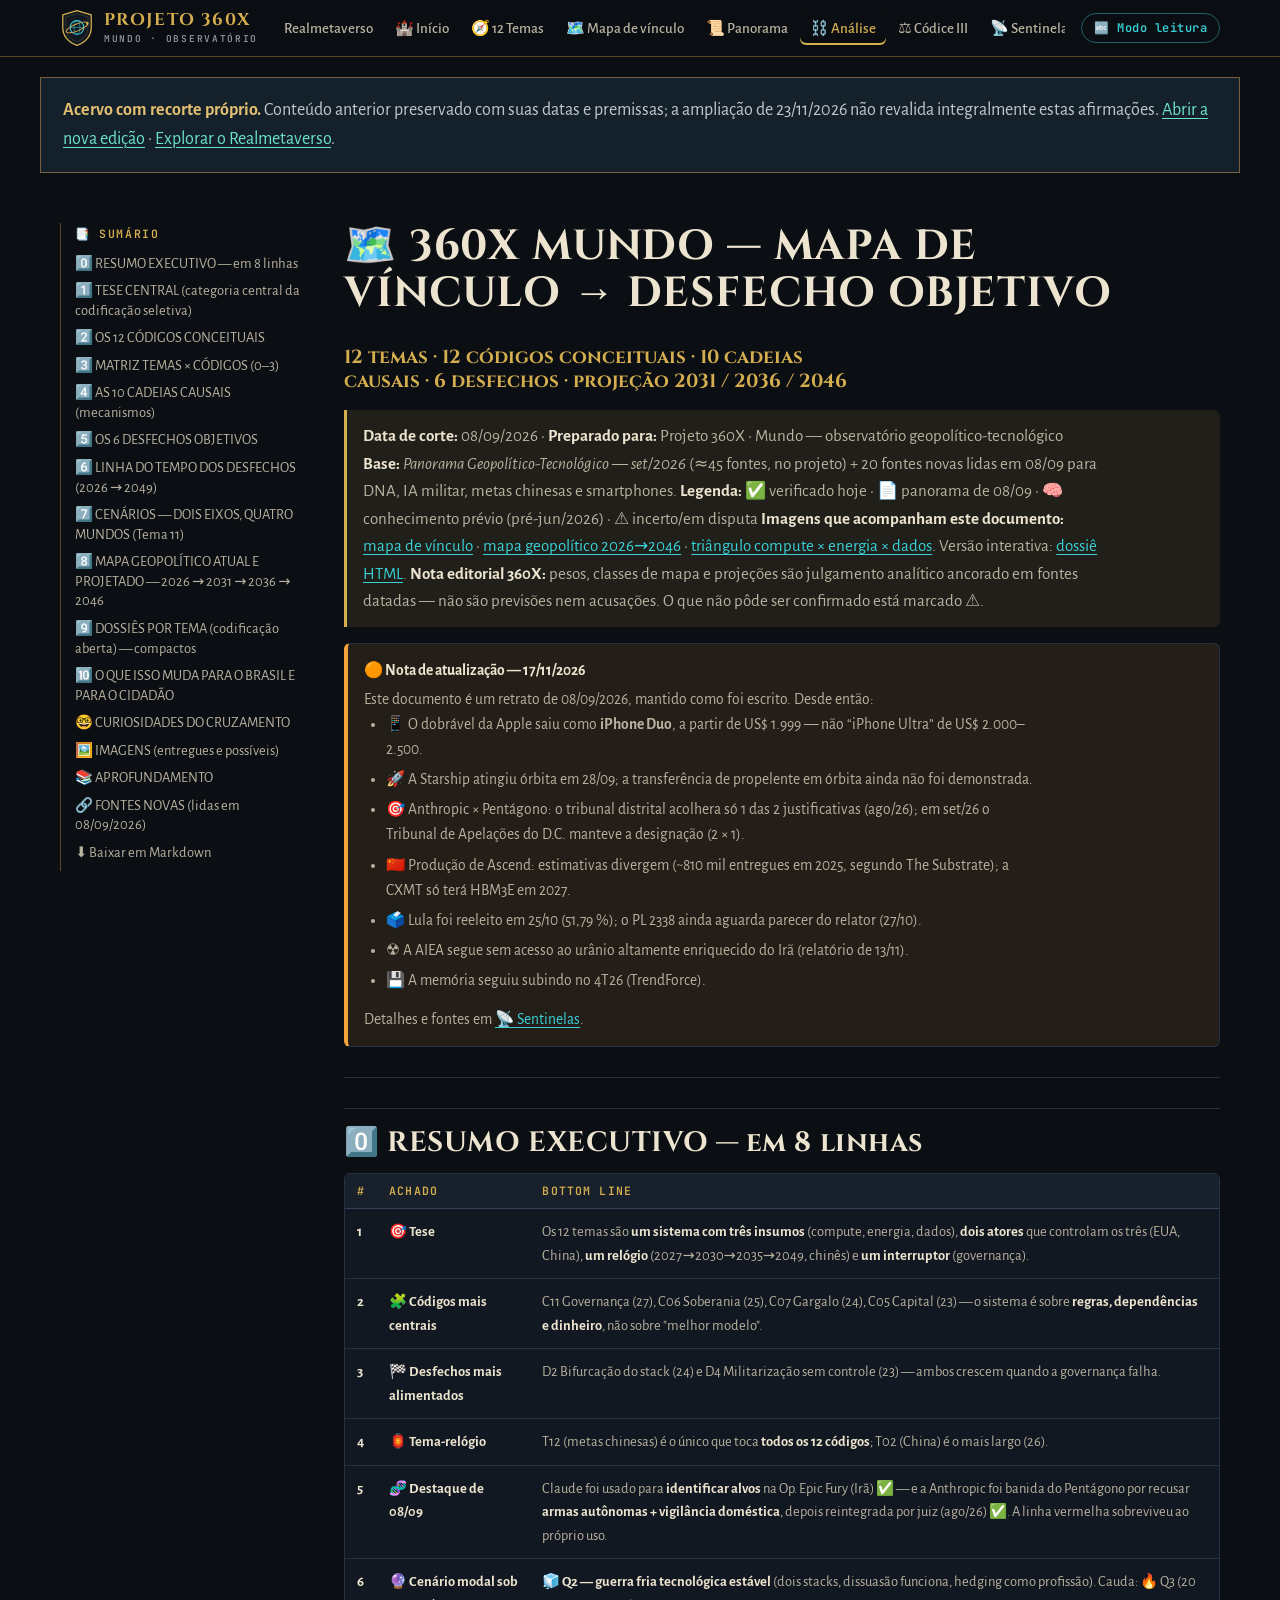
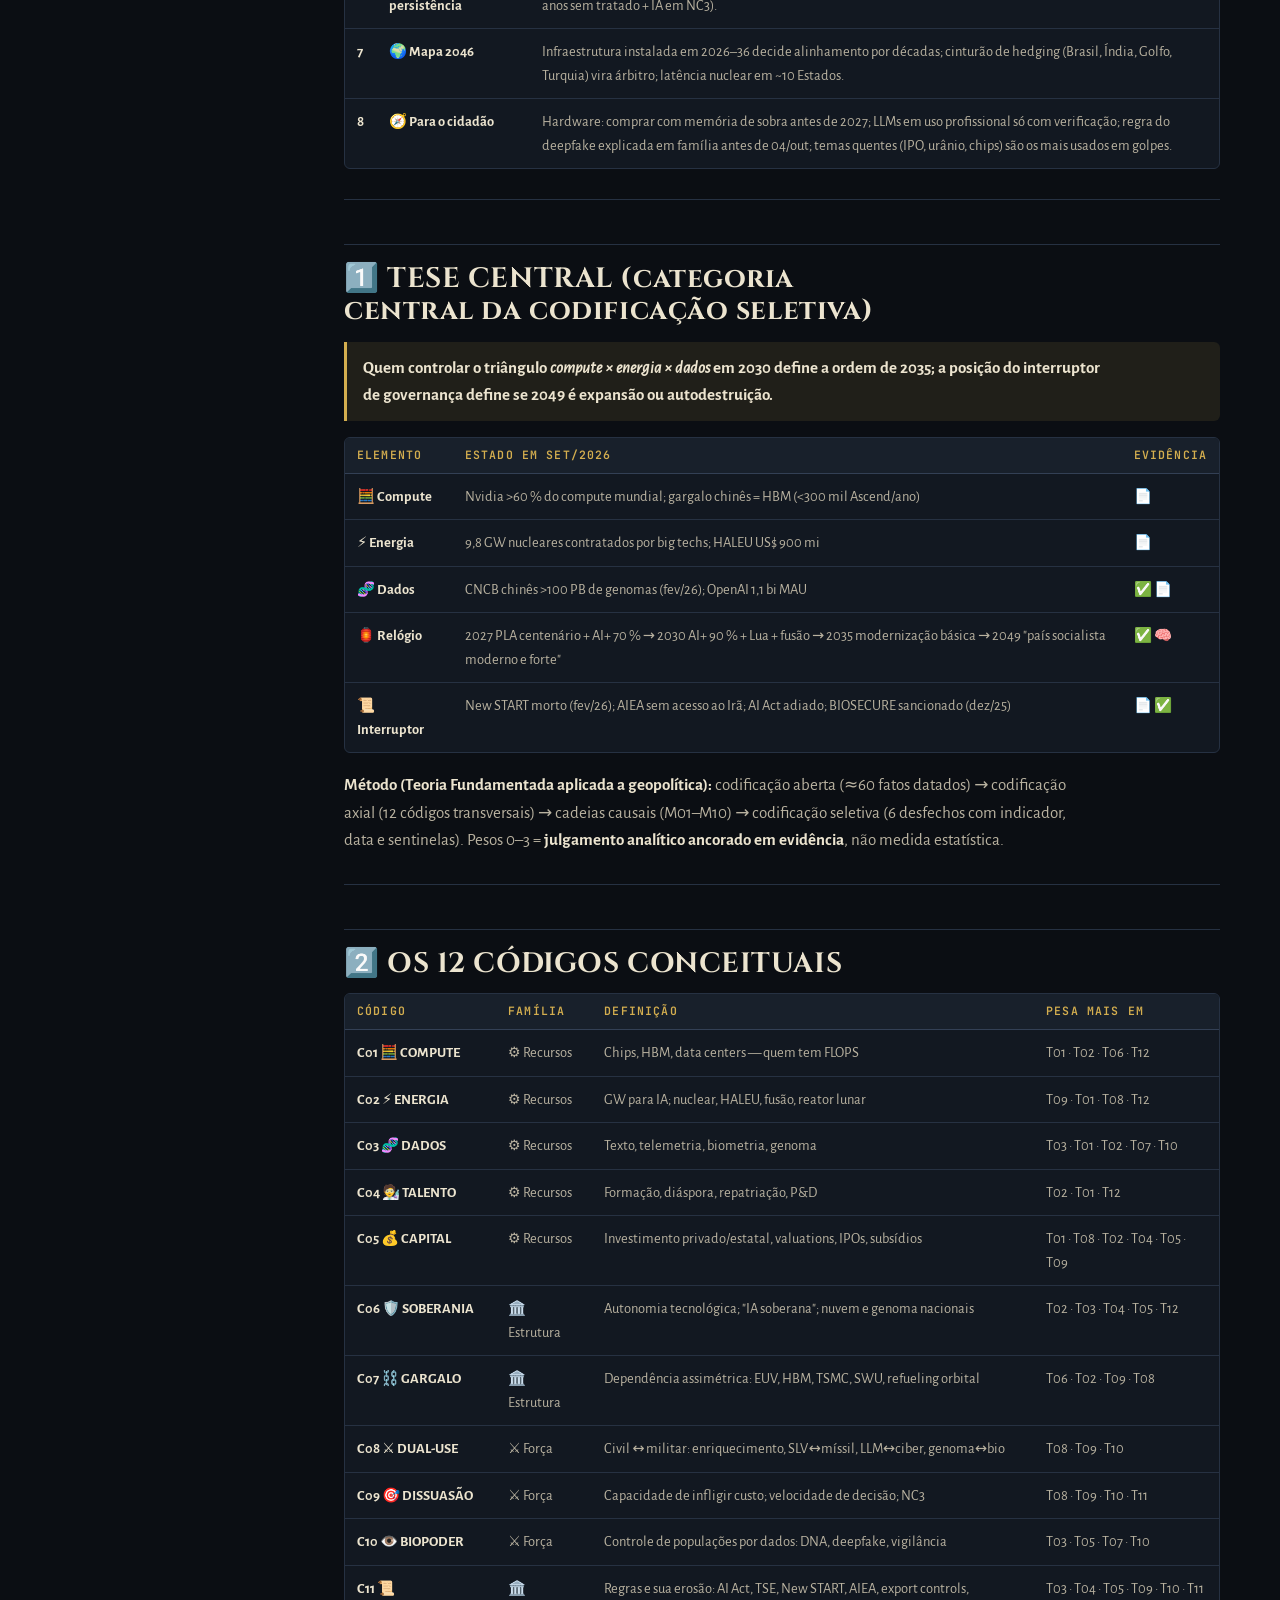
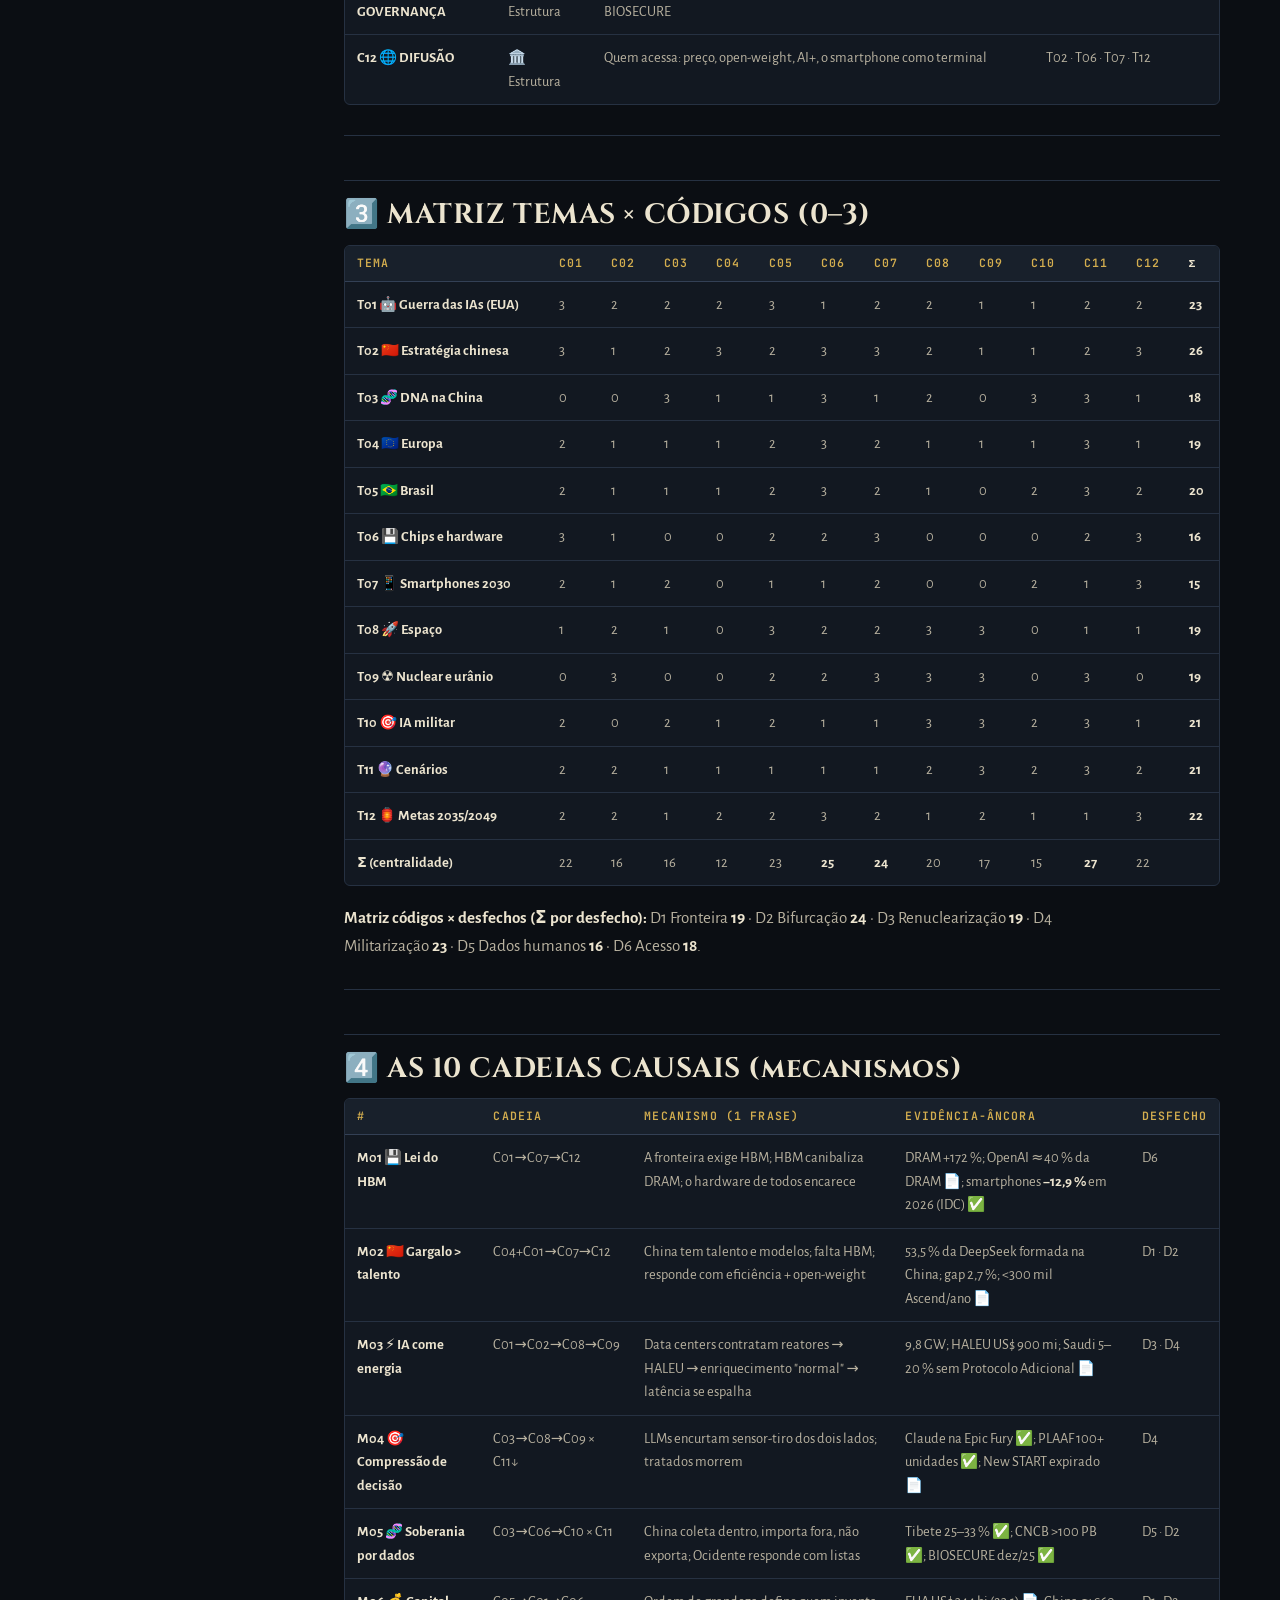
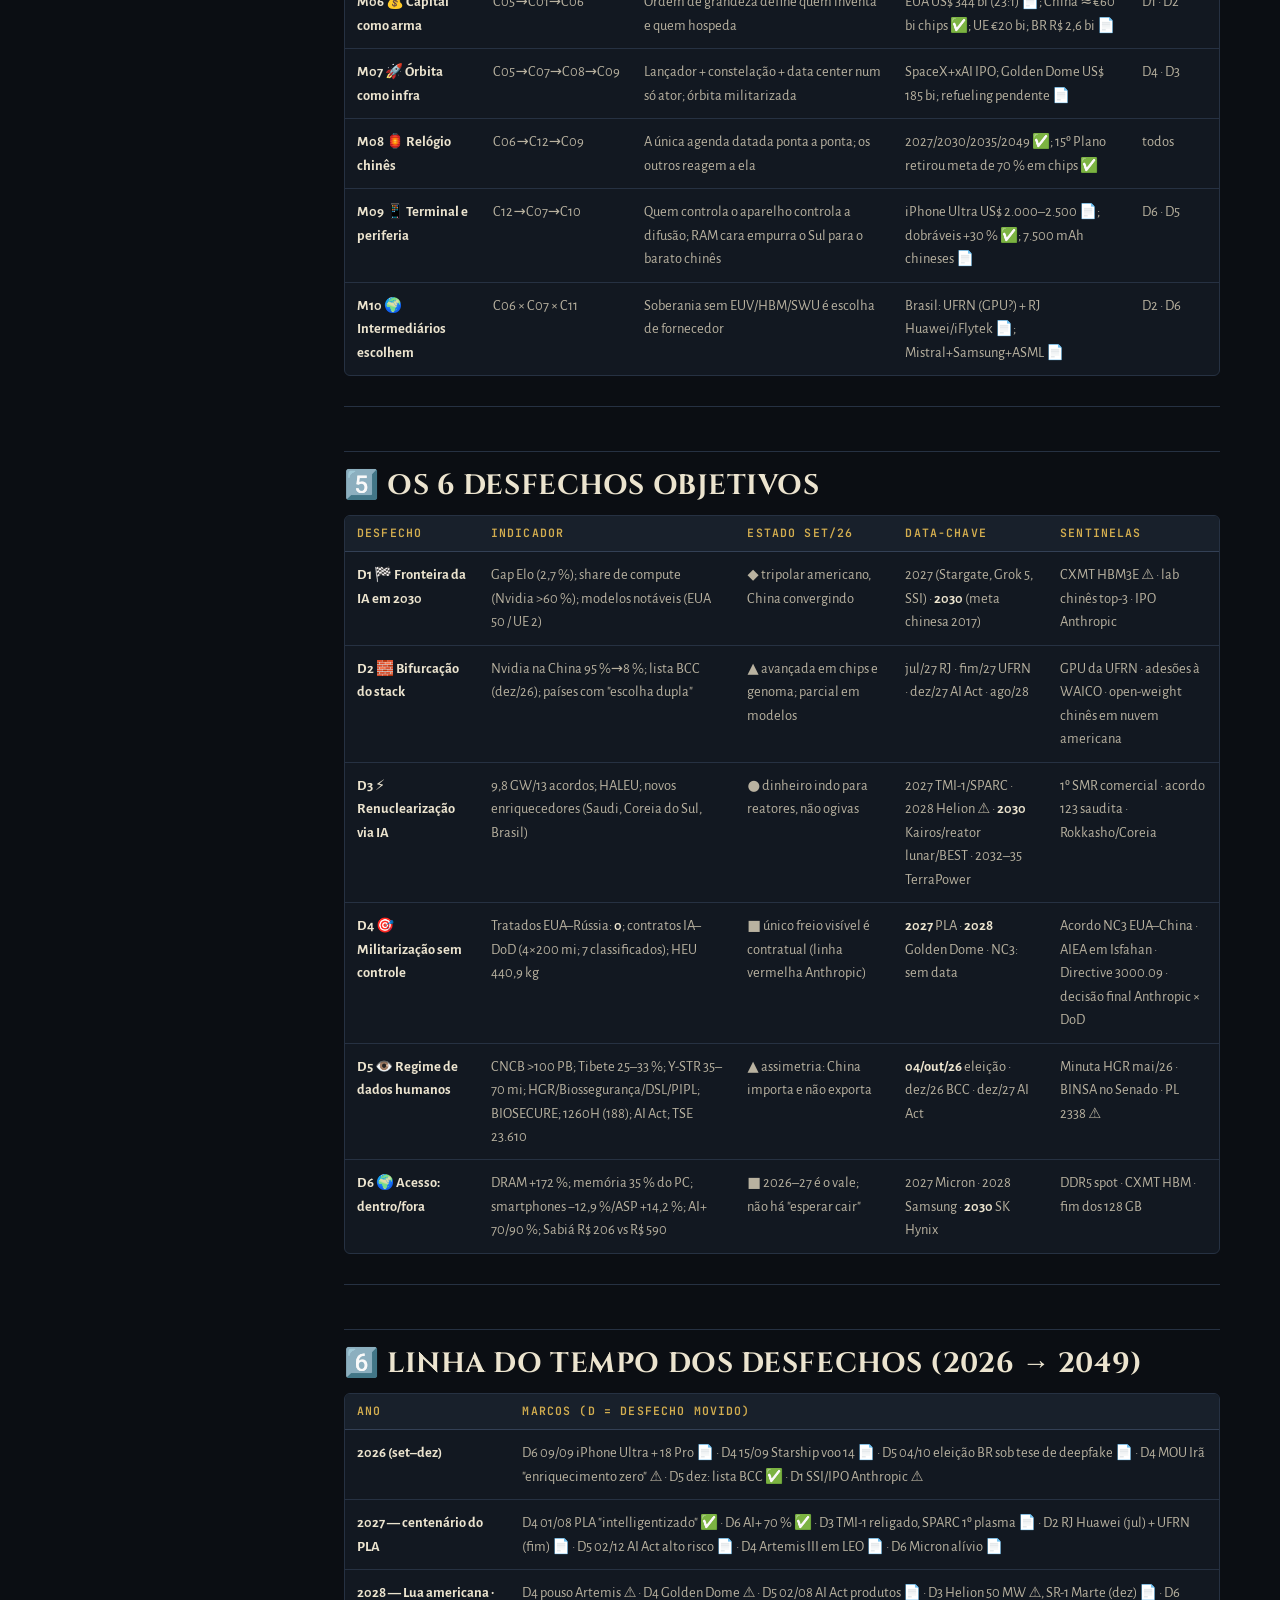
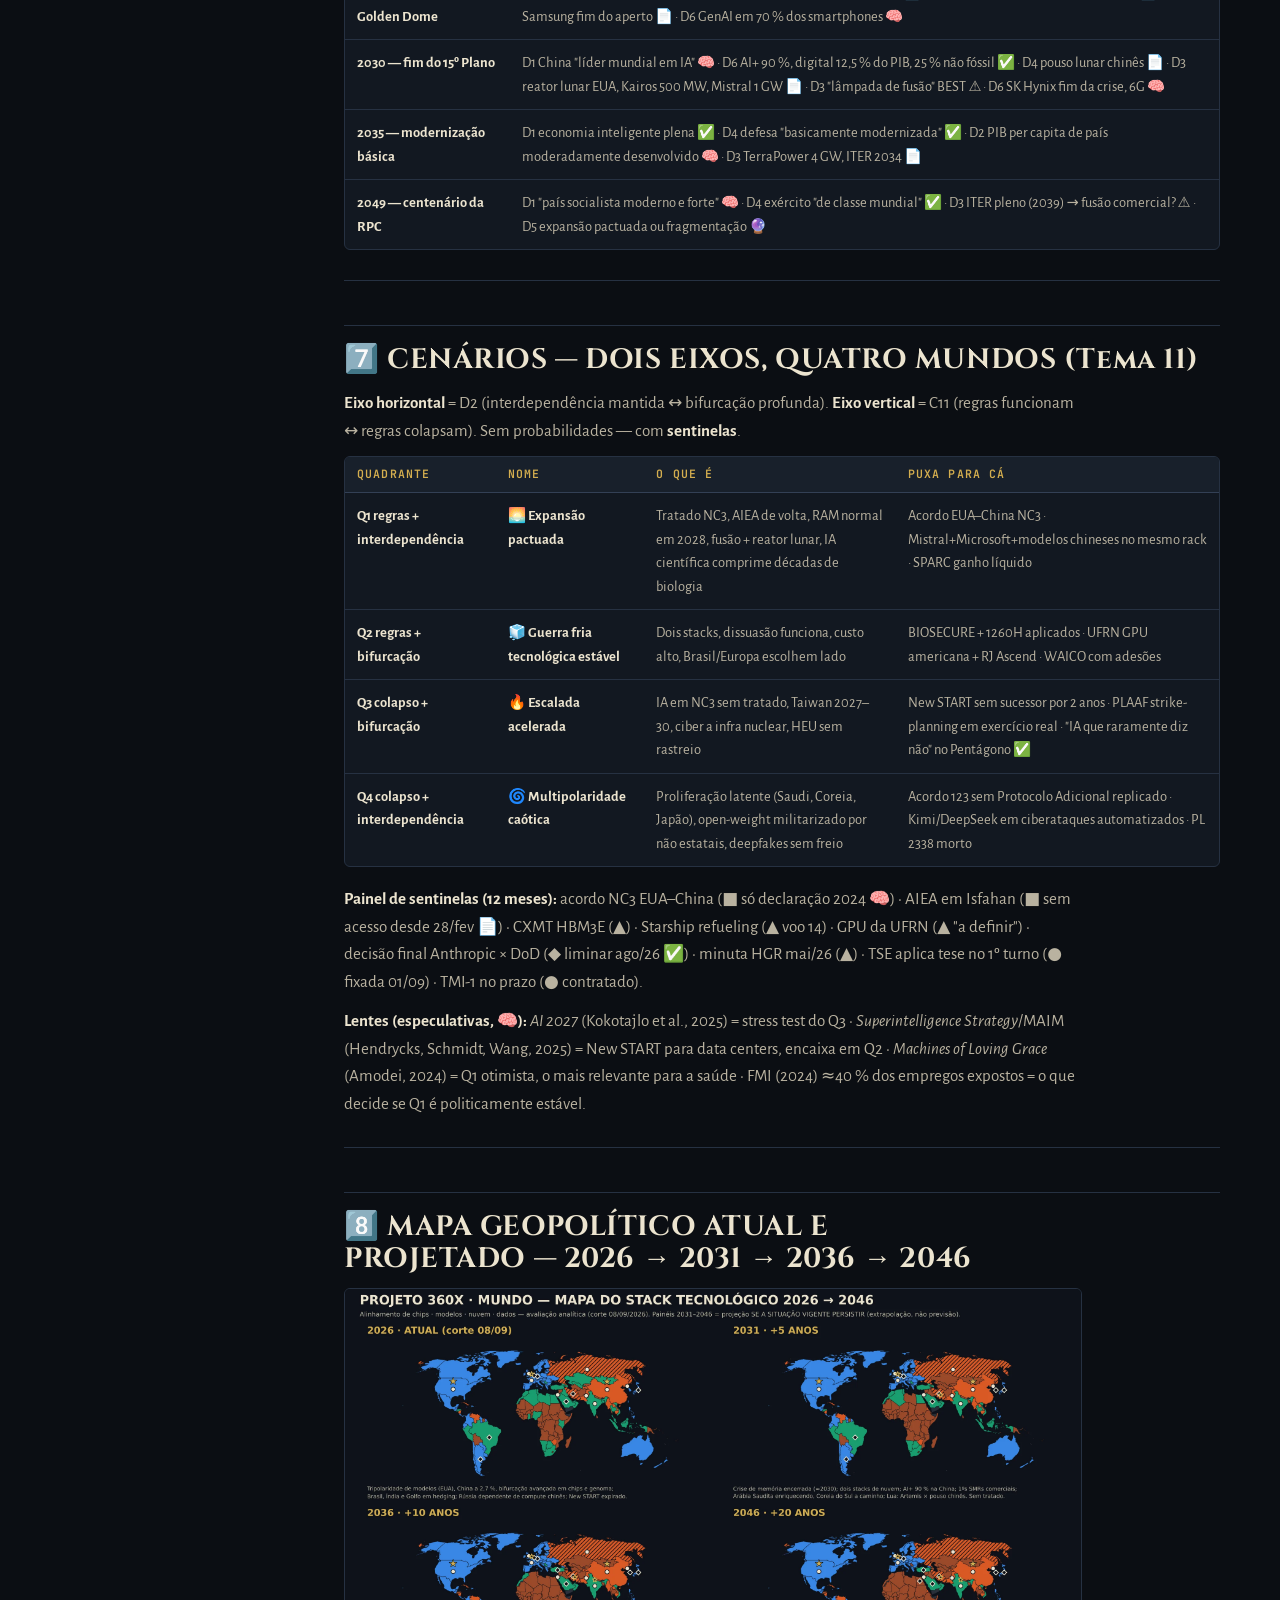
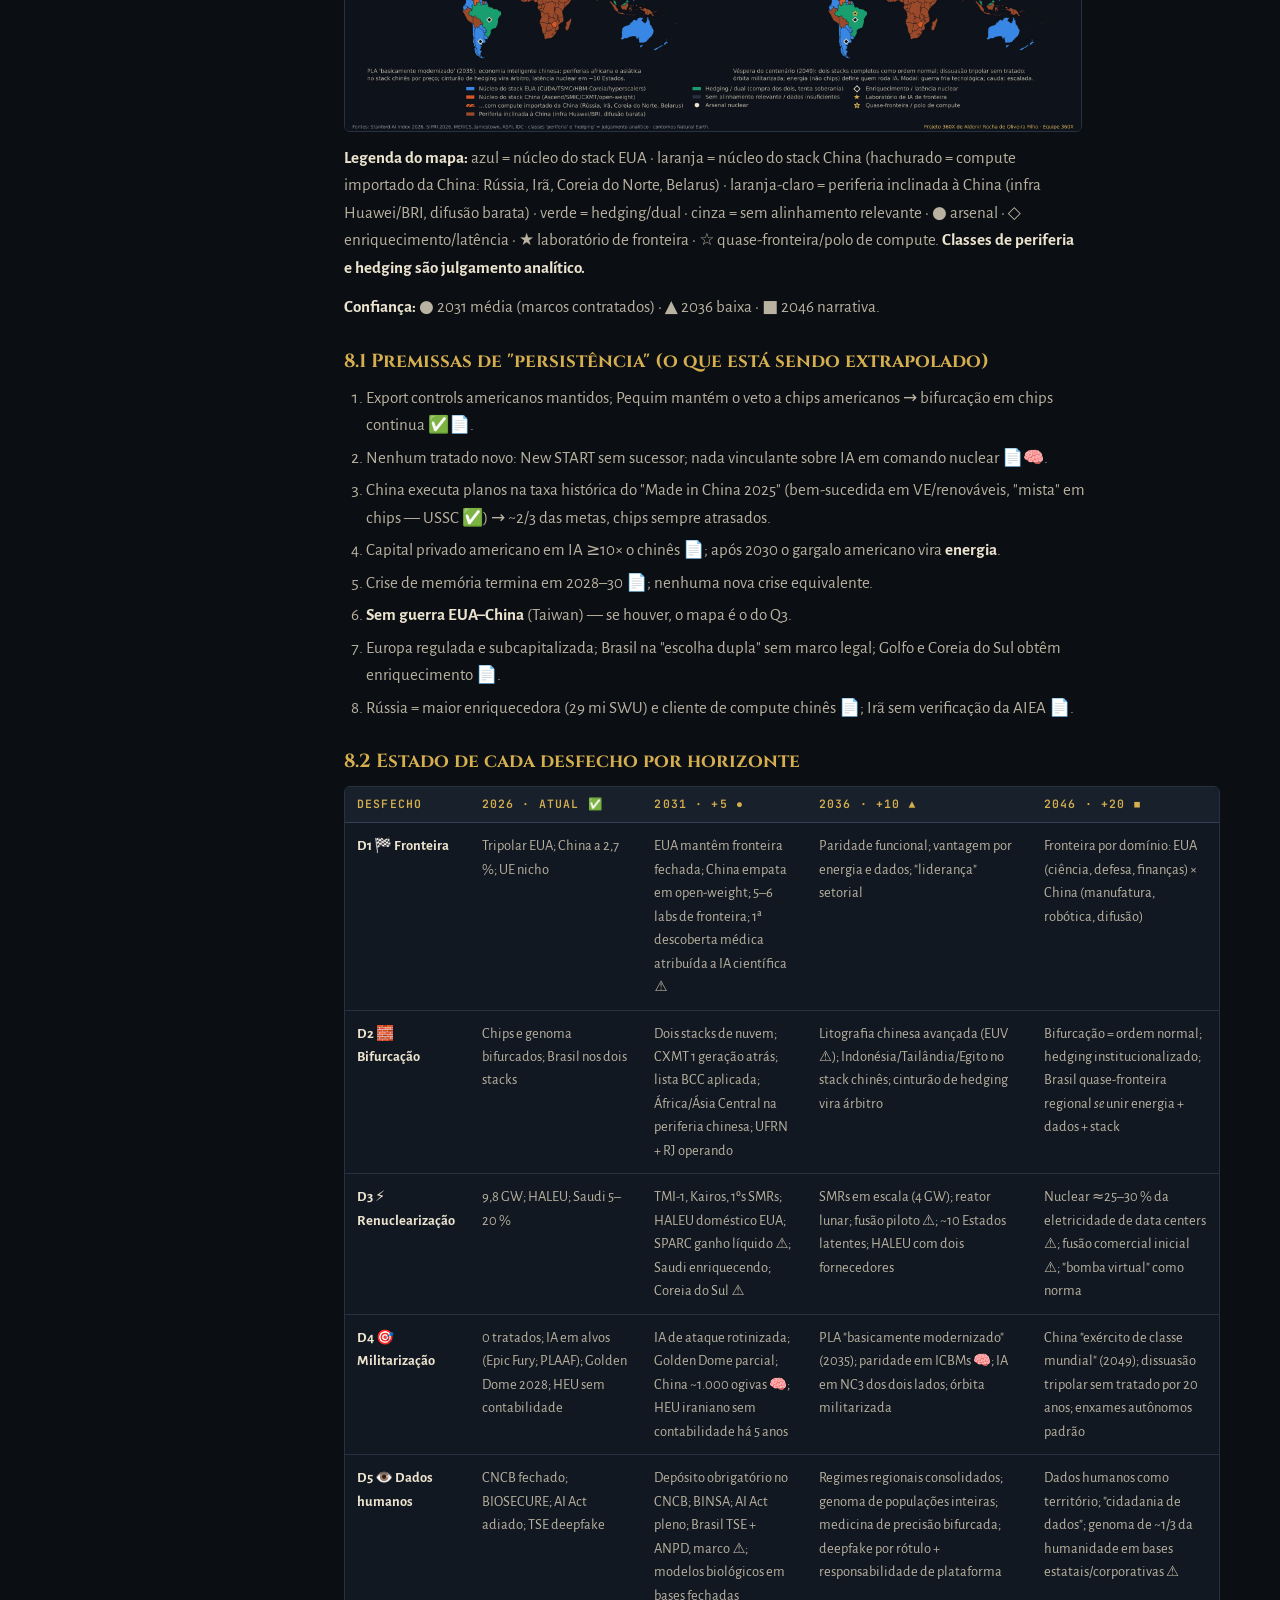
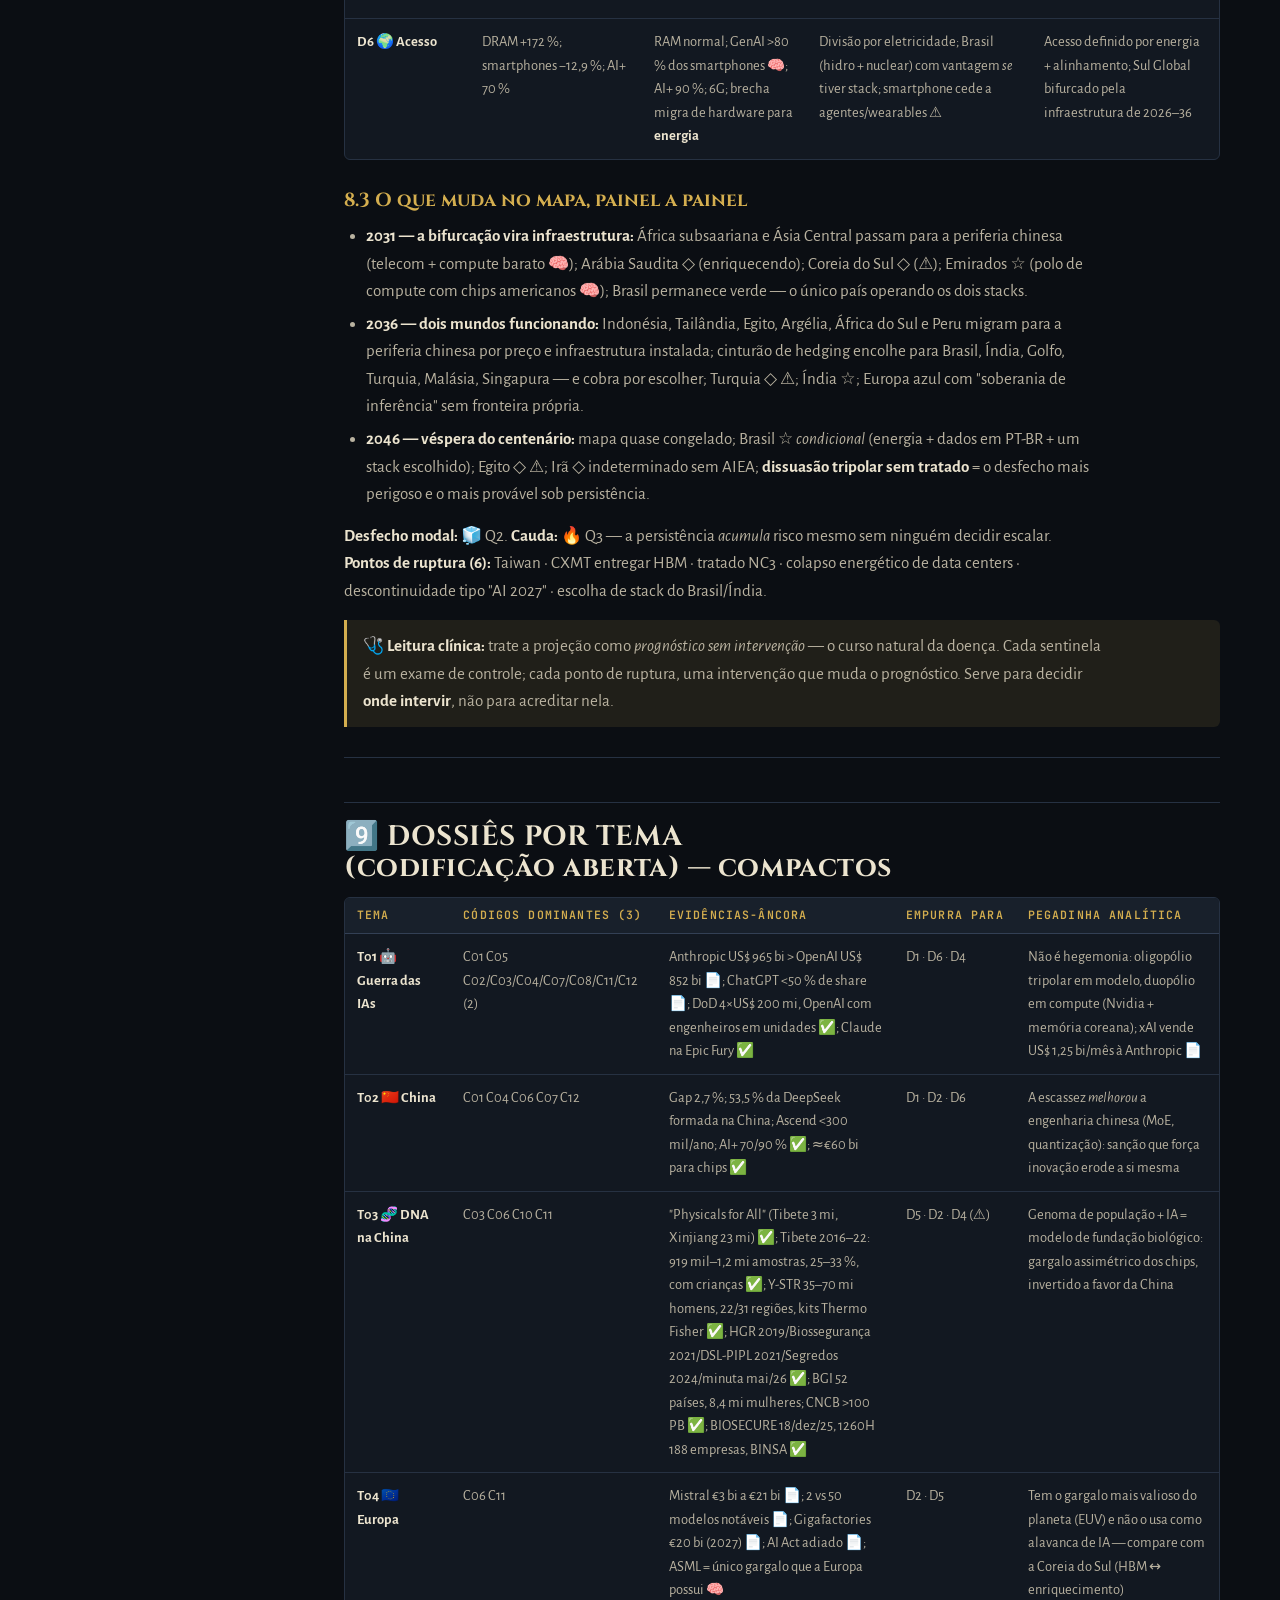
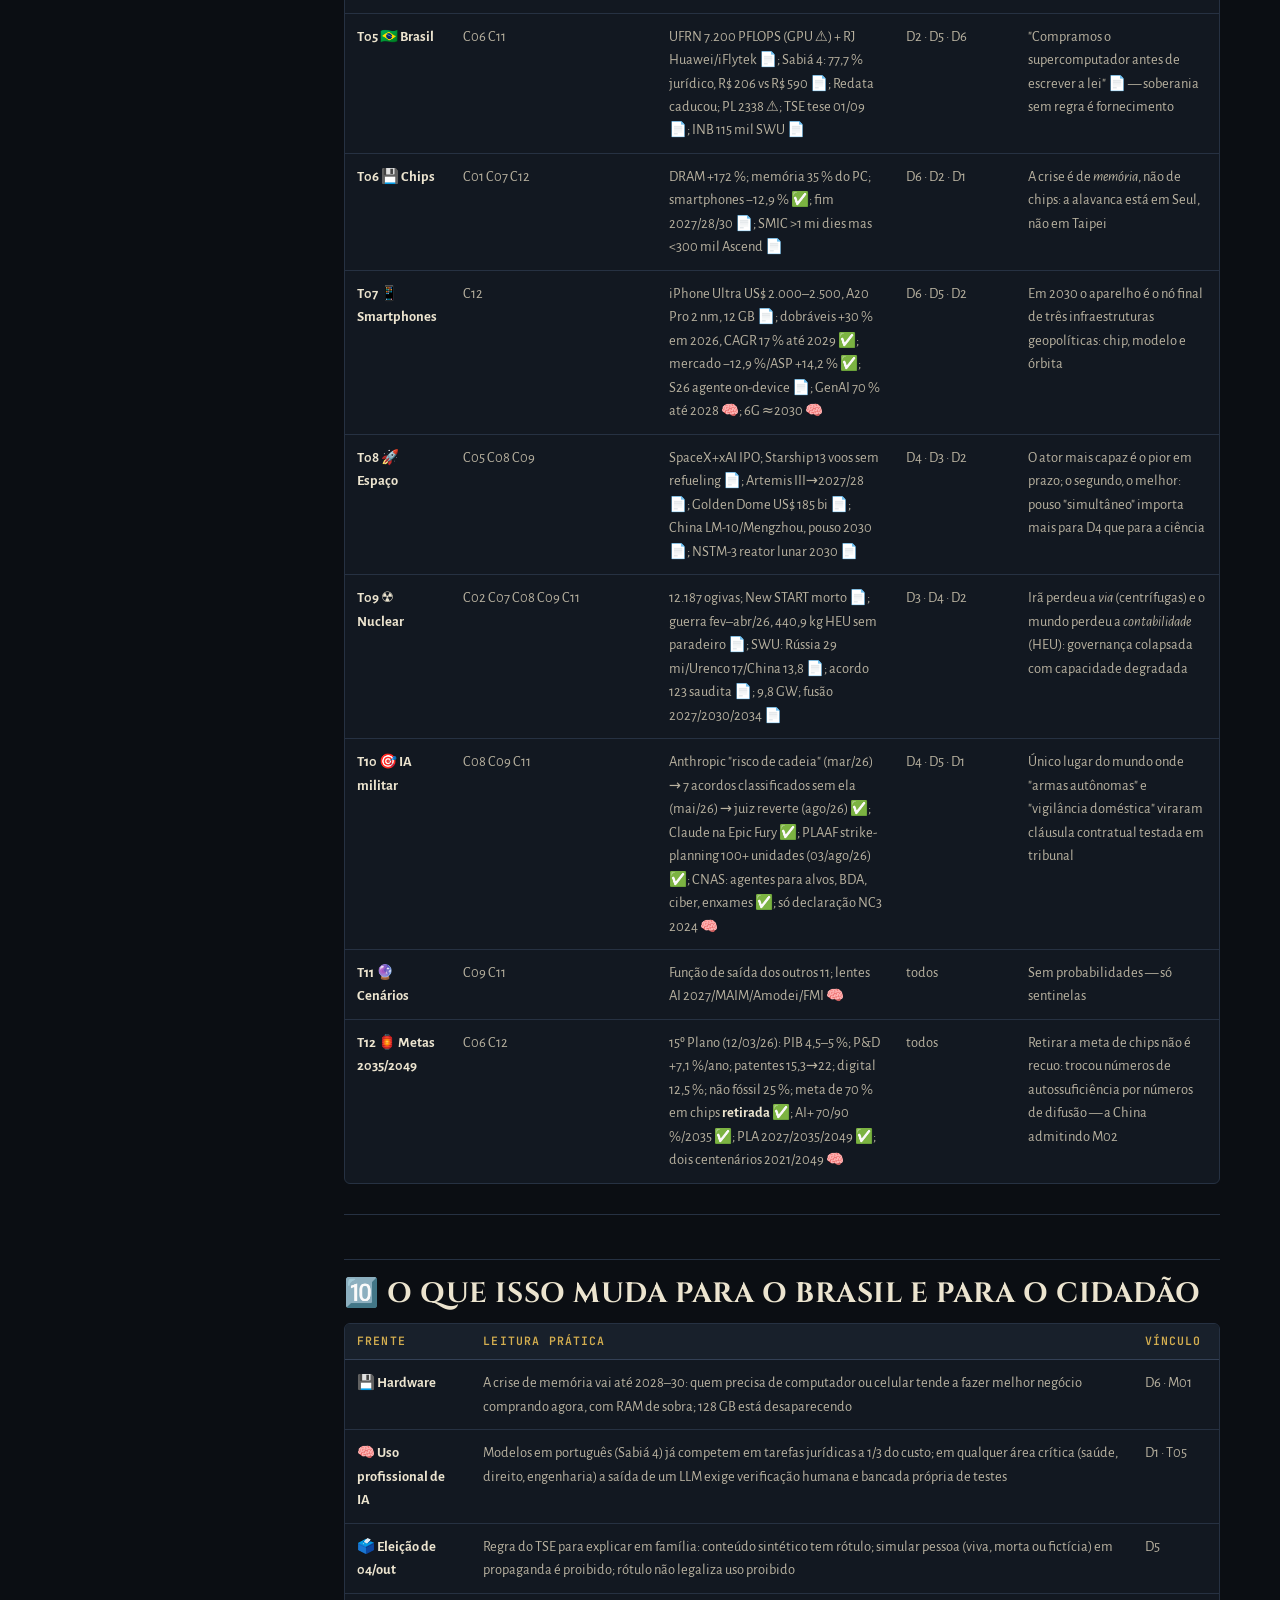
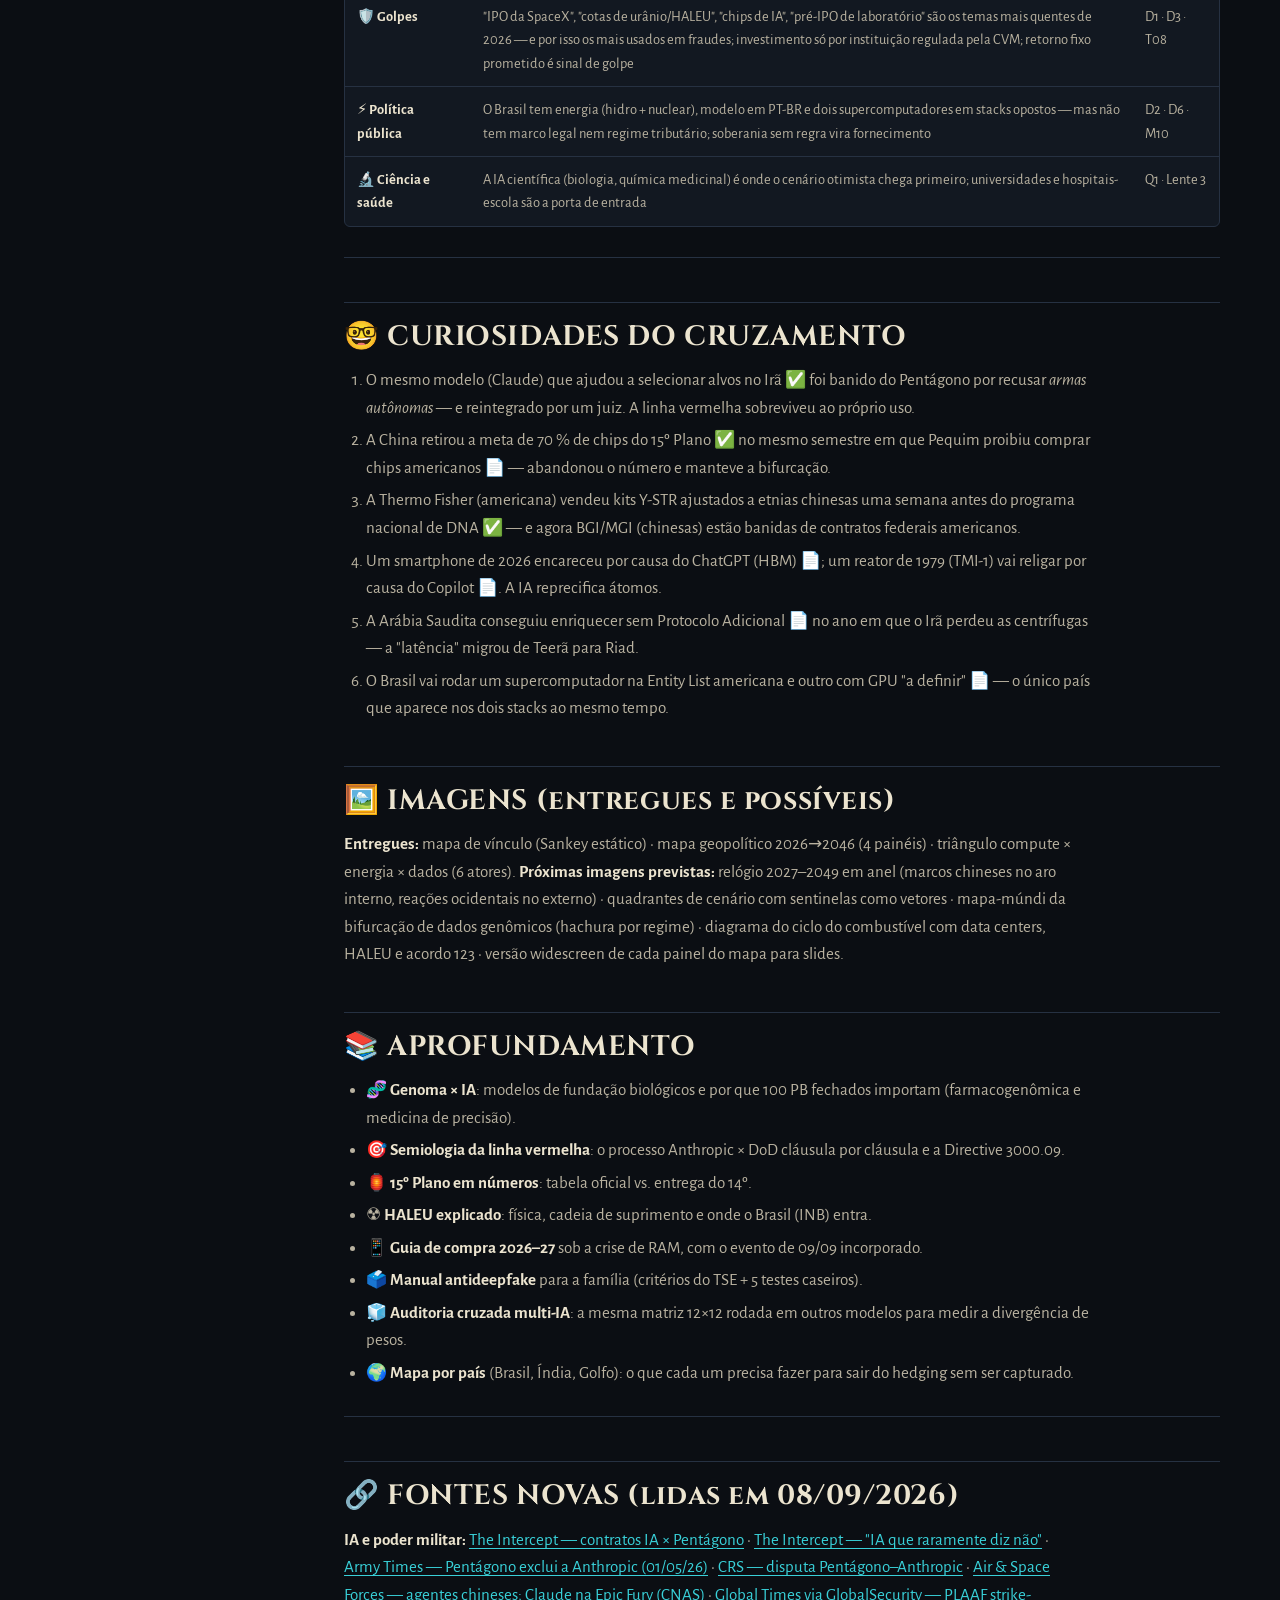
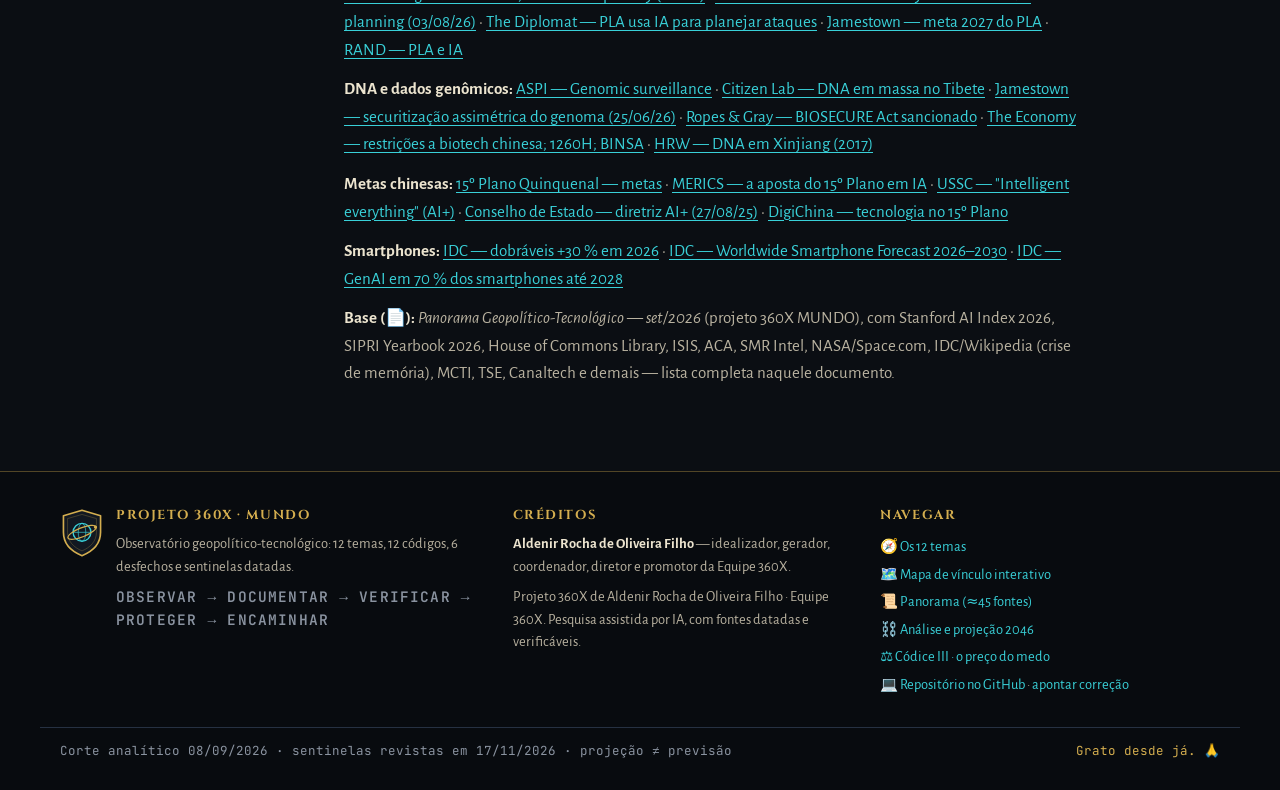
<file: analise.html>
<!doctype html>
<html lang="pt-BR">
<head>
<meta charset="utf-8">
<meta name="viewport" content="width=device-width, initial-scale=1">
<title>Mapa de Vínculo → Desfecho · Projeto 360X Mundo</title>
<meta name="description" content="Análise: 12 temas, 12 códigos conceituais, 10 cadeias causais, 6 desfechos objetivos, cenários e projeção 2031/2036/2046.">
<meta name="theme-color" content="#0b0e13">
<meta property="og:type" content="website"><meta property="og:locale" content="pt_BR">
<meta property="og:site_name" content="Projeto 360X · Mundo"><meta property="og:title" content="Mapa de Vínculo → Desfecho · Projeto 360X Mundo">
<meta property="og:description" content="Análise: 12 temas, 12 códigos conceituais, 10 cadeias causais, 6 desfechos objetivos, cenários e projeção 2031/2036/2046."><meta property="og:url" content="https://aldenirfilho.github.io/projeto-360x-mundo/analise.html">
<meta property="og:image" content="https://aldenirfilho.github.io/projeto-360x-mundo/assets/img/360x-mapa-vinculo.png">
<link rel="icon" href="favicon.svg" type="image/svg+xml">
<link rel="stylesheet" href="assets/css/base.css">
<link rel="stylesheet" href="assets/css/site.css">
<script>try{if(localStorage.getItem('x360-dys')==='1')document.documentElement.classList.add('x-dys')}catch(e){}</script>
</head>
<body>
<a class="x-skip" href="#conteudo">Pular para o conteúdo</a>
<header class="x-bar"><div class="x-bar-in">
  <a class="x-brand" href="index.html" aria-label="Projeto 360X · Mundo — início"><svg class="x-crest" viewBox="0 0 64 72" aria-hidden="true" focusable="false"><path d="M32 3 L59 11 V35 C59 52 47 63 32 69 C17 63 5 52 5 35 V11 Z" fill="#121821" stroke="#d4ae4f" stroke-width="2.4" stroke-linejoin="round"/>
<path d="M32 9 L53 15 V35 C53 48 44 57 32 62 C20 57 11 48 11 35 V15 Z" fill="none" stroke="#d4ae4f" stroke-opacity=".35" stroke-width="1"/>
<circle cx="32" cy="35" r="13" fill="none" stroke="#39d0d8" stroke-width="2"/>
<ellipse cx="32" cy="35" rx="5.5" ry="13" fill="none" stroke="#39d0d8" stroke-width="1.2" stroke-opacity=".8"/>
<line x1="19" y1="35" x2="45" y2="35" stroke="#39d0d8" stroke-width="1.2" stroke-opacity=".8"/>
<g class="orbit"><ellipse cx="32" cy="35" rx="22" ry="6.5" fill="none" stroke="#d4ae4f" stroke-width="1.8" transform="rotate(-22 32 35)"/>
<circle cx="51.6" cy="27.4" r="2.4" fill="#d4ae4f"/></g></svg><span class="x-word"><b>PROJETO 360X</b><small>MUNDO · OBSERVATÓRIO</small></span></a>
  <nav class="x-nav" aria-label="Navegação principal"><a href="realmetaverso.html">Realmetaverso</a><a href="index.html">🏰 Início</a><a href="temas.html">🧭 12 Temas</a><a href="mapa.html">🗺️ Mapa de vínculo</a><a href="panorama.html">📜 Panorama</a><a href="analise.html" aria-current="page">⛓️ Análise</a><a href="codice-iii.html">⚖️ Códice III</a><a href="observatorio.html#sentinelas">📡 Sentinelas</a></nav>
  <button class="x-read" type="button" aria-pressed="false" title="Alterna a fonte OpenDyslexic para leitura">🔤 Modo leitura</button>
</div></header>
<main id="conteudo"><aside class="legacy-review"><strong>Acervo com recorte próprio.</strong> Conteúdo anterior preservado com suas datas e premissas; a ampliação de 23/11/2026 não revalida integralmente estas afirmações. <a href="index.html">Abrir a nova edição</a> · <a href="realmetaverso.html">Explorar o Realmetaverso</a>.</aside>
<div class="wrap doc-g">
  <nav class="toc" aria-label="Sumário"><b>📑 Sumário</b><a href="#resumo">0️⃣ RESUMO EXECUTIVO — em 8 linhas</a><a href="#tese">1️⃣ TESE CENTRAL (categoria central da codificação seletiva)</a><a href="#codigos">2️⃣ OS 12 CÓDIGOS CONCEITUAIS</a><a href="#matriz">3️⃣ MATRIZ TEMAS × CÓDIGOS (0–3)</a><a href="#cadeias">4️⃣ AS 10 CADEIAS CAUSAIS (mecanismos)</a><a href="#desfechos">5️⃣ OS 6 DESFECHOS OBJETIVOS</a><a href="#linha">6️⃣ LINHA DO TEMPO DOS DESFECHOS (2026 → 2049)</a><a href="#cenarios">7️⃣ CENÁRIOS — DOIS EIXOS, QUATRO MUNDOS (Tema 11)</a><a href="#projecao">8️⃣ MAPA GEOPOLÍTICO ATUAL E PROJETADO — 2026 → 2031 → 2036 → 2046</a><a href="#dossies">9️⃣ DOSSIÊS POR TEMA (codificação aberta) — compactos</a><a href="#cidadao">🔟 O QUE ISSO MUDA PARA O BRASIL E PARA O CIDADÃO</a><a href="#curiosidades">🤓 CURIOSIDADES DO CRUZAMENTO</a><a href="#imagens">🖼️ IMAGENS (entregues e possíveis)</a><a href="#aprofundamento">📚 APROFUNDAMENTO</a><a href="#fontes">🔗 FONTES NOVAS (lidas em 08/09/2026)</a><a href="docs/360x-mapa-vinculo-desfechos-set2026.md">⬇️ Baixar em Markdown</a></nav>
  <article class="prose"><h1 id="️-360x-mundo--mapa-de-vínculo--desfecho-objetivo">🗺️ 360X MUNDO — MAPA DE VÍNCULO → DESFECHO OBJETIVO</h1>
<h3 id="12-temas--12-códigos-conceituais--10-cadeias-causais--6-desfechos--projeção-2031--2036--2046">12 temas · 12 códigos conceituais · 10 cadeias causais · 6 desfechos · projeção 2031 / 2036 / 2046</h3>
<blockquote>
<p><strong>Data de corte:</strong> 08/09/2026 · <strong>Preparado para:</strong> Projeto 360X · Mundo — observatório geopolítico-tecnológico <strong>Base:</strong> <em>Panorama Geopolítico-Tecnológico — set/2026</em> (≈45 fontes, no projeto) + 20 fontes novas lidas em 08/09 para DNA, IA militar, metas chinesas e smartphones. <strong>Legenda:</strong> ✅ verificado hoje · 📄 panorama de 08/09 · 🧠 conhecimento prévio (pré-jun/2026) · ⚠️ incerto/em disputa <strong>Imagens que acompanham este documento:</strong> <a href="assets/img/360x-mapa-vinculo.webp">mapa de vínculo</a> · <a href="assets/img/360x-mapa-geopolitico-2026-2046.webp">mapa geopolítico 2026→2046</a> · <a href="assets/img/360x-triangulo-compute-energia-dados.webp">triângulo compute × energia × dados</a>. Versão interativa: <a href="mapa.html">dossiê HTML</a>. <strong>Nota editorial 360X:</strong> pesos, classes de mapa e projeções são julgamento analítico ancorado em fontes datadas — não são previsões nem acusações. O que não pôde ser confirmado está marcado ⚠️.</p>
</blockquote><div class="fixnote"><strong>🟠 Nota de atualização — 17/11/2026</strong>Este documento é um retrato de 08/09/2026, mantido como foi escrito. Desde então:
<ul>
<li>📱 O dobrável da Apple saiu como <b>iPhone Duo</b>, a partir de US$ 1.999 — não “iPhone Ultra” de US$ 2.000–2.500.</li>
<li>🚀 A Starship atingiu órbita em 28/09; a transferência de propelente em órbita ainda não foi demonstrada.</li>
<li>🎯 Anthropic × Pentágono: o tribunal distrital acolhera só 1 das 2 justificativas (ago/26); em set/26 o Tribunal de Apelações do D.C. manteve a designação (2 × 1).</li>
<li>🇨🇳 Produção de Ascend: estimativas divergem (~810 mil entregues em 2025, segundo The Substrate); a CXMT só terá HBM3E em 2027.</li>
<li>🗳️ Lula foi reeleito em 25/10 (51,79 %); o PL 2338 ainda aguarda parecer do relator (27/10).</li>
<li>☢️ A AIEA segue sem acesso ao urânio altamente enriquecido do Irã (relatório de 13/11).</li>
<li>💾 A memória seguiu subindo no 4T26 (TrendForce).</li>
</ul>Detalhes e fontes em <a href="observatorio.html#sentinelas">📡 Sentinelas</a>.</div>
<hr/>
<h2 id="resumo">0️⃣ RESUMO EXECUTIVO — em 8 linhas</h2>
<div class="tbl"><table>
<thead>
<tr class="header">
<th>#</th>
<th>Achado</th>
<th>Bottom line</th>
</tr>
</thead>
<tbody>
<tr class="odd">
<td>1</td>
<td>🎯 <strong>Tese</strong></td>
<td>Os 12 temas são <strong>um sistema com três insumos</strong> (compute, energia, dados), <strong>dois atores</strong> que controlam os três (EUA, China), <strong>um relógio</strong> (2027→2030→2035→2049, chinês) e <strong>um interruptor</strong> (governança).</td>
</tr>
<tr class="even">
<td>2</td>
<td>🧩 <strong>Códigos mais centrais</strong></td>
<td>C11 Governança (27), C06 Soberania (25), C07 Gargalo (24), C05 Capital (23) — o sistema é sobre <strong>regras, dependências e dinheiro</strong>, não sobre "melhor modelo".</td>
</tr>
<tr class="odd">
<td>3</td>
<td>🏁 <strong>Desfechos mais alimentados</strong></td>
<td>D2 Bifurcação do stack (24) e D4 Militarização sem controle (23) — ambos crescem quando a governança falha.</td>
</tr>
<tr class="even">
<td>4</td>
<td>🏮 <strong>Tema-relógio</strong></td>
<td>T12 (metas chinesas) é o único que toca <strong>todos os 12 códigos</strong>; T02 (China) é o mais largo (26).</td>
</tr>
<tr class="odd">
<td>5</td>
<td>🧬 <strong>Destaque de 08/09</strong></td>
<td>Claude foi usado para <strong>identificar alvos</strong> na Op. Epic Fury (Irã) ✅ — e a Anthropic foi banida do Pentágono por recusar <strong>armas autônomas + vigilância doméstica</strong>, depois reintegrada por juiz (ago/26) ✅. A linha vermelha sobreviveu ao próprio uso.</td>
</tr>
<tr class="even">
<td>6</td>
<td>🔮 <strong>Cenário modal sob persistência</strong></td>
<td>🧊 <strong>Q2 — guerra fria tecnológica estável</strong> (dois stacks, dissuasão funciona, hedging como profissão). Cauda: 🔥 Q3 (20 anos sem tratado + IA em NC3).</td>
</tr>
<tr class="odd">
<td>7</td>
<td>🌍 <strong>Mapa 2046</strong></td>
<td>Infraestrutura instalada em 2026–36 decide alinhamento por décadas; cinturão de hedging (Brasil, Índia, Golfo, Turquia) vira árbitro; latência nuclear em ~10 Estados.</td>
</tr>
<tr class="even">
<td>8</td>
<td>🧭 <strong>Para o cidadão</strong></td>
<td>Hardware: comprar com memória de sobra antes de 2027; LLMs em uso profissional só com verificação; regra do deepfake explicada em família antes de 04/out; temas quentes (IPO, urânio, chips) são os mais usados em golpes.</td>
</tr>
</tbody>
</table></div>
<hr/>
<h2 id="tese">1️⃣ TESE CENTRAL (categoria central da codificação seletiva)</h2>
<blockquote>
<p><strong>Quem controlar o triângulo <em>compute × energia × dados</em> em 2030 define a ordem de 2035; a posição do interruptor de governança define se 2049 é expansão ou autodestruição.</strong></p>
</blockquote>
<div class="tbl"><table>
<thead>
<tr class="header">
<th>Elemento</th>
<th>Estado em set/2026</th>
<th>Evidência</th>
</tr>
</thead>
<tbody>
<tr class="odd">
<td>🧮 <strong>Compute</strong></td>
<td>Nvidia &gt;60 % do compute mundial; gargalo chinês = HBM (&lt;300 mil Ascend/ano)</td>
<td>📄</td>
</tr>
<tr class="even">
<td>⚡ <strong>Energia</strong></td>
<td>9,8 GW nucleares contratados por big techs; HALEU US$ 900 mi</td>
<td>📄</td>
</tr>
<tr class="odd">
<td>🧬 <strong>Dados</strong></td>
<td>CNCB chinês &gt;100 PB de genomas (fev/26); OpenAI 1,1 bi MAU</td>
<td>✅ 📄</td>
</tr>
<tr class="even">
<td>🏮 <strong>Relógio</strong></td>
<td>2027 PLA centenário + AI+ 70 % → 2030 AI+ 90 % + Lua + fusão → 2035 modernização básica → 2049 "país socialista moderno e forte"</td>
<td>✅ 🧠</td>
</tr>
<tr class="odd">
<td>📜 <strong>Interruptor</strong></td>
<td>New START morto (fev/26); AIEA sem acesso ao Irã; AI Act adiado; BIOSECURE sancionado (dez/25)</td>
<td>📄 ✅</td>
</tr>
</tbody>
</table></div>
<p><strong>Método (Teoria Fundamentada aplicada a geopolítica):</strong> codificação aberta (≈60 fatos datados) → codificação axial (12 códigos transversais) → cadeias causais (M01–M10) → codificação seletiva (6 desfechos com indicador, data e sentinelas). Pesos 0–3 = <strong>julgamento analítico ancorado em evidência</strong>, não medida estatística.</p>
<hr/>
<h2 id="codigos">2️⃣ OS 12 CÓDIGOS CONCEITUAIS</h2>
<div class="tbl"><table>
<thead>
<tr class="header">
<th>Código</th>
<th>Família</th>
<th>Definição</th>
<th>Pesa mais em</th>
</tr>
</thead>
<tbody>
<tr class="odd">
<td><strong>C01 🧮 COMPUTE</strong></td>
<td>⚙️ Recursos</td>
<td>Chips, HBM, data centers — quem tem FLOPS</td>
<td>T01 · T02 · T06 · T12</td>
</tr>
<tr class="even">
<td><strong>C02 ⚡ ENERGIA</strong></td>
<td>⚙️ Recursos</td>
<td>GW para IA; nuclear, HALEU, fusão, reator lunar</td>
<td>T09 · T01 · T08 · T12</td>
</tr>
<tr class="odd">
<td><strong>C03 🧬 DADOS</strong></td>
<td>⚙️ Recursos</td>
<td>Texto, telemetria, biometria, genoma</td>
<td>T03 · T01 · T02 · T07 · T10</td>
</tr>
<tr class="even">
<td><strong>C04 🧑‍🔬 TALENTO</strong></td>
<td>⚙️ Recursos</td>
<td>Formação, diáspora, repatriação, P&amp;D</td>
<td>T02 · T01 · T12</td>
</tr>
<tr class="odd">
<td><strong>C05 💰 CAPITAL</strong></td>
<td>⚙️ Recursos</td>
<td>Investimento privado/estatal, valuations, IPOs, subsídios</td>
<td>T01 · T08 · T02 · T04 · T05 · T09</td>
</tr>
<tr class="even">
<td><strong>C06 🛡️ SOBERANIA</strong></td>
<td>🏛️ Estrutura</td>
<td>Autonomia tecnológica; "IA soberana"; nuvem e genoma nacionais</td>
<td>T02 · T03 · T04 · T05 · T12</td>
</tr>
<tr class="odd">
<td><strong>C07 ⛓️ GARGALO</strong></td>
<td>🏛️ Estrutura</td>
<td>Dependência assimétrica: EUV, HBM, TSMC, SWU, refueling orbital</td>
<td>T06 · T02 · T09 · T08</td>
</tr>
<tr class="even">
<td><strong>C08 ⚔️ DUAL-USE</strong></td>
<td>⚔️ Força</td>
<td>Civil ↔︎ militar: enriquecimento, SLV↔︎míssil, LLM↔︎ciber, genoma↔︎bio</td>
<td>T08 · T09 · T10</td>
</tr>
<tr class="odd">
<td><strong>C09 🎯 DISSUASÃO</strong></td>
<td>⚔️ Força</td>
<td>Capacidade de infligir custo; velocidade de decisão; NC3</td>
<td>T08 · T09 · T10 · T11</td>
</tr>
<tr class="even">
<td><strong>C10 👁️ BIOPODER</strong></td>
<td>⚔️ Força</td>
<td>Controle de populações por dados: DNA, deepfake, vigilância</td>
<td>T03 · T05 · T07 · T10</td>
</tr>
<tr class="odd">
<td><strong>C11 📜 GOVERNANÇA</strong></td>
<td>🏛️ Estrutura</td>
<td>Regras e sua erosão: AI Act, TSE, New START, AIEA, export controls, BIOSECURE</td>
<td>T03 · T04 · T05 · T09 · T10 · T11</td>
</tr>
<tr class="even">
<td><strong>C12 🌐 DIFUSÃO</strong></td>
<td>🏛️ Estrutura</td>
<td>Quem acessa: preço, open-weight, AI+, o smartphone como terminal</td>
<td>T02 · T06 · T07 · T12</td>
</tr>
</tbody>
</table></div>
<hr/>
<h2 id="matriz">3️⃣ MATRIZ TEMAS × CÓDIGOS (0–3)</h2>
<div class="tbl"><table>
<thead>
<tr class="header">
<th>Tema</th>
<th>C01</th>
<th>C02</th>
<th>C03</th>
<th>C04</th>
<th>C05</th>
<th>C06</th>
<th>C07</th>
<th>C08</th>
<th>C09</th>
<th>C10</th>
<th>C11</th>
<th>C12</th>
<th><strong>Σ</strong></th>
</tr>
</thead>
<tbody>
<tr class="odd">
<td><strong>T01</strong> 🤖 Guerra das IAs (EUA)</td>
<td>3</td>
<td>2</td>
<td>2</td>
<td>2</td>
<td>3</td>
<td>1</td>
<td>2</td>
<td>2</td>
<td>1</td>
<td>1</td>
<td>2</td>
<td>2</td>
<td><strong>23</strong></td>
</tr>
<tr class="even">
<td><strong>T02</strong> 🇨🇳 Estratégia chinesa</td>
<td>3</td>
<td>1</td>
<td>2</td>
<td>3</td>
<td>2</td>
<td>3</td>
<td>3</td>
<td>2</td>
<td>1</td>
<td>1</td>
<td>2</td>
<td>3</td>
<td><strong>26</strong></td>
</tr>
<tr class="odd">
<td><strong>T03</strong> 🧬 DNA na China</td>
<td>0</td>
<td>0</td>
<td>3</td>
<td>1</td>
<td>1</td>
<td>3</td>
<td>1</td>
<td>2</td>
<td>0</td>
<td>3</td>
<td>3</td>
<td>1</td>
<td><strong>18</strong></td>
</tr>
<tr class="even">
<td><strong>T04</strong> 🇪🇺 Europa</td>
<td>2</td>
<td>1</td>
<td>1</td>
<td>1</td>
<td>2</td>
<td>3</td>
<td>2</td>
<td>1</td>
<td>1</td>
<td>1</td>
<td>3</td>
<td>1</td>
<td><strong>19</strong></td>
</tr>
<tr class="odd">
<td><strong>T05</strong> 🇧🇷 Brasil</td>
<td>2</td>
<td>1</td>
<td>1</td>
<td>1</td>
<td>2</td>
<td>3</td>
<td>2</td>
<td>1</td>
<td>0</td>
<td>2</td>
<td>3</td>
<td>2</td>
<td><strong>20</strong></td>
</tr>
<tr class="even">
<td><strong>T06</strong> 💾 Chips e hardware</td>
<td>3</td>
<td>1</td>
<td>0</td>
<td>0</td>
<td>2</td>
<td>2</td>
<td>3</td>
<td>0</td>
<td>0</td>
<td>0</td>
<td>2</td>
<td>3</td>
<td><strong>16</strong></td>
</tr>
<tr class="odd">
<td><strong>T07</strong> 📱 Smartphones 2030</td>
<td>2</td>
<td>1</td>
<td>2</td>
<td>0</td>
<td>1</td>
<td>1</td>
<td>2</td>
<td>0</td>
<td>0</td>
<td>2</td>
<td>1</td>
<td>3</td>
<td><strong>15</strong></td>
</tr>
<tr class="even">
<td><strong>T08</strong> 🚀 Espaço</td>
<td>1</td>
<td>2</td>
<td>1</td>
<td>0</td>
<td>3</td>
<td>2</td>
<td>2</td>
<td>3</td>
<td>3</td>
<td>0</td>
<td>1</td>
<td>1</td>
<td><strong>19</strong></td>
</tr>
<tr class="odd">
<td><strong>T09</strong> ☢️ Nuclear e urânio</td>
<td>0</td>
<td>3</td>
<td>0</td>
<td>0</td>
<td>2</td>
<td>2</td>
<td>3</td>
<td>3</td>
<td>3</td>
<td>0</td>
<td>3</td>
<td>0</td>
<td><strong>19</strong></td>
</tr>
<tr class="even">
<td><strong>T10</strong> 🎯 IA militar</td>
<td>2</td>
<td>0</td>
<td>2</td>
<td>1</td>
<td>2</td>
<td>1</td>
<td>1</td>
<td>3</td>
<td>3</td>
<td>2</td>
<td>3</td>
<td>1</td>
<td><strong>21</strong></td>
</tr>
<tr class="odd">
<td><strong>T11</strong> 🔮 Cenários</td>
<td>2</td>
<td>2</td>
<td>1</td>
<td>1</td>
<td>1</td>
<td>1</td>
<td>1</td>
<td>2</td>
<td>3</td>
<td>2</td>
<td>3</td>
<td>2</td>
<td><strong>21</strong></td>
</tr>
<tr class="even">
<td><strong>T12</strong> 🏮 Metas 2035/2049</td>
<td>2</td>
<td>2</td>
<td>1</td>
<td>2</td>
<td>2</td>
<td>3</td>
<td>2</td>
<td>1</td>
<td>2</td>
<td>1</td>
<td>1</td>
<td>3</td>
<td><strong>22</strong></td>
</tr>
<tr class="odd">
<td><strong>Σ (centralidade)</strong></td>
<td>22</td>
<td>16</td>
<td>16</td>
<td>12</td>
<td>23</td>
<td><strong>25</strong></td>
<td><strong>24</strong></td>
<td>20</td>
<td>17</td>
<td>15</td>
<td><strong>27</strong></td>
<td>22</td>
<td></td>
</tr>
</tbody>
</table></div>
<p><strong>Matriz códigos × desfechos (Σ por desfecho):</strong> D1 Fronteira <strong>19</strong> · D2 Bifurcação <strong>24</strong> · D3 Renuclearização <strong>19</strong> · D4 Militarização <strong>23</strong> · D5 Dados humanos <strong>16</strong> · D6 Acesso <strong>18</strong>.</p>
<hr/>
<h2 id="cadeias">4️⃣ AS 10 CADEIAS CAUSAIS (mecanismos)</h2>
<div class="tbl"><table>
<thead>
<tr class="header">
<th>#</th>
<th>Cadeia</th>
<th>Mecanismo (1 frase)</th>
<th>Evidência-âncora</th>
<th>Desfecho</th>
</tr>
</thead>
<tbody>
<tr class="odd">
<td><strong>M01</strong> 💾 Lei do HBM</td>
<td>C01→C07→C12</td>
<td>A fronteira exige HBM; HBM canibaliza DRAM; o hardware de todos encarece</td>
<td>DRAM +172 %; OpenAI ≈40 % da DRAM 📄; smartphones <strong>−12,9 %</strong> em 2026 (IDC) ✅</td>
<td>D6</td>
</tr>
<tr class="even">
<td><strong>M02</strong> 🇨🇳 Gargalo &gt; talento</td>
<td>C04+C01→C07→C12</td>
<td>China tem talento e modelos; falta HBM; responde com eficiência + open-weight</td>
<td>53,5 % da DeepSeek formada na China; gap 2,7 %; &lt;300 mil Ascend/ano 📄</td>
<td>D1 · D2</td>
</tr>
<tr class="odd">
<td><strong>M03</strong> ⚡ IA come energia</td>
<td>C01→C02→C08→C09</td>
<td>Data centers contratam reatores → HALEU → enriquecimento "normal" → latência se espalha</td>
<td>9,8 GW; HALEU US$ 900 mi; Saudi 5–20 % sem Protocolo Adicional 📄</td>
<td>D3 · D4</td>
</tr>
<tr class="even">
<td><strong>M04</strong> 🎯 Compressão de decisão</td>
<td>C03→C08→C09 × C11↓</td>
<td>LLMs encurtam sensor-tiro dos dois lados; tratados morrem</td>
<td>Claude na Epic Fury ✅; PLAAF 100+ unidades ✅; New START expirado 📄</td>
<td>D4</td>
</tr>
<tr class="odd">
<td><strong>M05</strong> 🧬 Soberania por dados</td>
<td>C03→C06→C10 × C11</td>
<td>China coleta dentro, importa fora, não exporta; Ocidente responde com listas</td>
<td>Tibete 25–33 % ✅; CNCB &gt;100 PB ✅; BIOSECURE dez/25 ✅</td>
<td>D5 · D2</td>
</tr>
<tr class="even">
<td><strong>M06</strong> 💰 Capital como arma</td>
<td>C05→C01→C06</td>
<td>Ordem de grandeza define quem inventa e quem hospeda</td>
<td>EUA US$ 344 bi (23:1) 📄; China ≈€60 bi chips ✅; UE €20 bi; BR R$ 2,6 bi 📄</td>
<td>D1 · D2</td>
</tr>
<tr class="odd">
<td><strong>M07</strong> 🚀 Órbita como infra</td>
<td>C05→C07→C08→C09</td>
<td>Lançador + constelação + data center num só ator; órbita militarizada</td>
<td>SpaceX+xAI IPO; Golden Dome US$ 185 bi; refueling pendente 📄</td>
<td>D4 · D3</td>
</tr>
<tr class="even">
<td><strong>M08</strong> 🏮 Relógio chinês</td>
<td>C06→C12→C09</td>
<td>A única agenda datada ponta a ponta; os outros reagem a ela</td>
<td>2027/2030/2035/2049 ✅; 15º Plano retirou meta de 70 % em chips ✅</td>
<td>todos</td>
</tr>
<tr class="odd">
<td><strong>M09</strong> 📱 Terminal e periferia</td>
<td>C12→C07→C10</td>
<td>Quem controla o aparelho controla a difusão; RAM cara empurra o Sul para o barato chinês</td>
<td>iPhone Ultra US$ 2.000–2.500 📄; dobráveis +30 % ✅; 7.500 mAh chineses 📄</td>
<td>D6 · D5</td>
</tr>
<tr class="even">
<td><strong>M10</strong> 🌍 Intermediários escolhem</td>
<td>C06 × C07 × C11</td>
<td>Soberania sem EUV/HBM/SWU é escolha de fornecedor</td>
<td>Brasil: UFRN (GPU?) + RJ Huawei/iFlytek 📄; Mistral+Samsung+ASML 📄</td>
<td>D2 · D6</td>
</tr>
</tbody>
</table></div>
<hr/>
<h2 id="desfechos">5️⃣ OS 6 DESFECHOS OBJETIVOS</h2>
<div class="tbl"><table>
<thead>
<tr class="header">
<th>Desfecho</th>
<th>Indicador</th>
<th>Estado set/26</th>
<th>Data-chave</th>
<th>Sentinelas</th>
</tr>
</thead>
<tbody>
<tr class="odd">
<td><strong>D1 🏁 Fronteira da IA em 2030</strong></td>
<td>Gap Elo (2,7 %); share de compute (Nvidia &gt;60 %); modelos notáveis (EUA 50 / UE 2)</td>
<td>◆ tripolar americano, China convergindo</td>
<td>2027 (Stargate, Grok 5, SSI) · <strong>2030</strong> (meta chinesa 2017)</td>
<td>CXMT HBM3E ⚠️ · lab chinês top-3 · IPO Anthropic</td>
</tr>
<tr class="even">
<td><strong>D2 🧱 Bifurcação do stack</strong></td>
<td>Nvidia na China 95 %→8 %; lista BCC (dez/26); países com "escolha dupla"</td>
<td>▲ avançada em chips e genoma; parcial em modelos</td>
<td>jul/27 RJ · fim/27 UFRN · dez/27 AI Act · ago/28</td>
<td>GPU da UFRN · adesões à WAICO · open-weight chinês em nuvem americana</td>
</tr>
<tr class="odd">
<td><strong>D3 ⚡ Renuclearização via IA</strong></td>
<td>9,8 GW/13 acordos; HALEU; novos enriquecedores (Saudi, Coreia do Sul, Brasil)</td>
<td>● dinheiro indo para reatores, não ogivas</td>
<td>2027 TMI-1/SPARC · 2028 Helion ⚠️ · <strong>2030</strong> Kairos/reator lunar/BEST · 2032–35 TerraPower</td>
<td>1º SMR comercial · acordo 123 saudita · Rokkasho/Coreia</td>
</tr>
<tr class="even">
<td><strong>D4 🎯 Militarização sem controle</strong></td>
<td>Tratados EUA–Rússia: <strong>0</strong>; contratos IA–DoD (4×200 mi; 7 classificados); HEU 440,9 kg</td>
<td>■ único freio visível é contratual (linha vermelha Anthropic)</td>
<td><strong>2027</strong> PLA · <strong>2028</strong> Golden Dome · NC3: sem data</td>
<td>Acordo NC3 EUA–China · AIEA em Isfahan · Directive 3000.09 · decisão final Anthropic × DoD</td>
</tr>
<tr class="odd">
<td><strong>D5 👁️ Regime de dados humanos</strong></td>
<td>CNCB &gt;100 PB; Tibete 25–33 %; Y-STR 35–70 mi; HGR/Biossegurança/DSL/PIPL; BIOSECURE; 1260H (188); AI Act; TSE 23.610</td>
<td>▲ assimetria: China importa e não exporta</td>
<td><strong>04/out/26</strong> eleição · dez/26 BCC · dez/27 AI Act</td>
<td>Minuta HGR mai/26 · BINSA no Senado · PL 2338 ⚠️</td>
</tr>
<tr class="even">
<td><strong>D6 🌍 Acesso: dentro/fora</strong></td>
<td>DRAM +172 %; memória 35 % do PC; smartphones −12,9 %/ASP +14,2 %; AI+ 70/90 %; Sabiá R$ 206 vs R$ 590</td>
<td>■ 2026–27 é o vale; não há "esperar cair"</td>
<td>2027 Micron · 2028 Samsung · <strong>2030</strong> SK Hynix</td>
<td>DDR5 spot · CXMT HBM · fim dos 128 GB</td>
</tr>
</tbody>
</table></div>
<hr/>
<h2 id="linha">6️⃣ LINHA DO TEMPO DOS DESFECHOS (2026 → 2049)</h2>
<div class="tbl"><table>
<thead>
<tr class="header">
<th>Ano</th>
<th>Marcos (D = desfecho movido)</th>
</tr>
</thead>
<tbody>
<tr class="odd">
<td><strong>2026</strong> (set–dez)</td>
<td>D6 09/09 iPhone Ultra + 18 Pro 📄 · D4 15/09 Starship voo 14 📄 · D5 04/10 eleição BR sob tese de deepfake 📄 · D4 MOU Irã "enriquecimento zero" ⚠️ · D5 dez: lista BCC ✅ · D1 SSI/IPO Anthropic ⚠️</td>
</tr>
<tr class="even">
<td><strong>2027</strong> — centenário do PLA</td>
<td>D4 01/08 PLA "intelligentizado" ✅ · D6 AI+ 70 % ✅ · D3 TMI-1 religado, SPARC 1º plasma 📄 · D2 RJ Huawei (jul) + UFRN (fim) 📄 · D5 02/12 AI Act alto risco 📄 · D4 Artemis III em LEO 📄 · D6 Micron alívio 📄</td>
</tr>
<tr class="odd">
<td><strong>2028</strong> — Lua americana · Golden Dome</td>
<td>D4 pouso Artemis ⚠️ · D4 Golden Dome ⚠️ · D5 02/08 AI Act produtos 📄 · D3 Helion 50 MW ⚠️, SR-1 Marte (dez) 📄 · D6 Samsung fim do aperto 📄 · D6 GenAI em 70 % dos smartphones 🧠</td>
</tr>
<tr class="even">
<td><strong>2030</strong> — fim do 15º Plano</td>
<td>D1 China "líder mundial em IA" 🧠 · D6 AI+ 90 %, digital 12,5 % do PIB, 25 % não fóssil ✅ · D4 pouso lunar chinês 📄 · D3 reator lunar EUA, Kairos 500 MW, Mistral 1 GW 📄 · D3 "lâmpada de fusão" BEST ⚠️ · D6 SK Hynix fim da crise, 6G 🧠</td>
</tr>
<tr class="odd">
<td><strong>2035</strong> — modernização básica</td>
<td>D1 economia inteligente plena ✅ · D4 defesa "basicamente modernizada" ✅ · D2 PIB per capita de país moderadamente desenvolvido 🧠 · D3 TerraPower 4 GW, ITER 2034 📄</td>
</tr>
<tr class="even">
<td><strong>2049</strong> — centenário da RPC</td>
<td>D1 "país socialista moderno e forte" 🧠 · D4 exército "de classe mundial" ✅ · D3 ITER pleno (2039) → fusão comercial? ⚠️ · D5 expansão pactuada ou fragmentação 🔮</td>
</tr>
</tbody>
</table></div>
<hr/>
<h2 id="cenarios">7️⃣ CENÁRIOS — DOIS EIXOS, QUATRO MUNDOS (Tema 11)</h2>
<p><strong>Eixo horizontal</strong> = D2 (interdependência mantida ↔︎ bifurcação profunda). <strong>Eixo vertical</strong> = C11 (regras funcionam ↔︎ regras colapsam). Sem probabilidades — com <strong>sentinelas</strong>.</p>
<div class="tbl"><table>
<thead>
<tr class="header">
<th>Quadrante</th>
<th>Nome</th>
<th>O que é</th>
<th>Puxa para cá</th>
</tr>
</thead>
<tbody>
<tr class="odd">
<td>Q1 regras + interdependência</td>
<td>🌅 <strong>Expansão pactuada</strong></td>
<td>Tratado NC3, AIEA de volta, RAM normal em 2028, fusão + reator lunar, IA científica comprime décadas de biologia</td>
<td>Acordo EUA–China NC3 · Mistral+Microsoft+modelos chineses no mesmo rack · SPARC ganho líquido</td>
</tr>
<tr class="even">
<td>Q2 regras + bifurcação</td>
<td>🧊 <strong>Guerra fria tecnológica estável</strong></td>
<td>Dois stacks, dissuasão funciona, custo alto, Brasil/Europa escolhem lado</td>
<td>BIOSECURE + 1260H aplicados · UFRN GPU americana + RJ Ascend · WAICO com adesões</td>
</tr>
<tr class="odd">
<td>Q3 colapso + bifurcação</td>
<td>🔥 <strong>Escalada acelerada</strong></td>
<td>IA em NC3 sem tratado, Taiwan 2027–30, ciber a infra nuclear, HEU sem rastreio</td>
<td>New START sem sucessor por 2 anos · PLAAF strike-planning em exercício real · "IA que raramente diz não" no Pentágono ✅</td>
</tr>
<tr class="even">
<td>Q4 colapso + interdependência</td>
<td>🌀 <strong>Multipolaridade caótica</strong></td>
<td>Proliferação latente (Saudi, Coreia, Japão), open-weight militarizado por não estatais, deepfakes sem freio</td>
<td>Acordo 123 sem Protocolo Adicional replicado · Kimi/DeepSeek em ciberataques automatizados · PL 2338 morto</td>
</tr>
</tbody>
</table></div>
<p><strong>Painel de sentinelas (12 meses):</strong> acordo NC3 EUA–China (■ só declaração 2024 🧠) · AIEA em Isfahan (■ sem acesso desde 28/fev 📄) · CXMT HBM3E (▲) · Starship refueling (▲ voo 14) · GPU da UFRN (▲ "a definir") · decisão final Anthropic × DoD (◆ liminar ago/26 ✅) · minuta HGR mai/26 (▲) · TSE aplica tese no 1º turno (● fixada 01/09) · TMI-1 no prazo (● contratado).</p>
<p><strong>Lentes (especulativas, 🧠):</strong> <em>AI 2027</em> (Kokotajlo et al., 2025) = stress test do Q3 · <em>Superintelligence Strategy</em>/MAIM (Hendrycks, Schmidt, Wang, 2025) = New START para data centers, encaixa em Q2 · <em>Machines of Loving Grace</em> (Amodei, 2024) = Q1 otimista, o mais relevante para a saúde · FMI (2024) ≈40 % dos empregos expostos = o que decide se Q1 é politicamente estável.</p>
<hr/>
<h2 id="projecao">8️⃣ MAPA GEOPOLÍTICO ATUAL E PROJETADO — 2026 → 2031 → 2036 → 2046</h2>
<p><img alt="Mapa geopolítico do stack tecnológico 2026–2046" loading="lazy" src="assets/img/360x-mapa-geopolitico-2026-2046.webp"/></p>
<p><strong>Legenda do mapa:</strong> azul = núcleo do stack EUA · laranja = núcleo do stack China (hachurado = compute importado da China: Rússia, Irã, Coreia do Norte, Belarus) · laranja-claro = periferia inclinada à China (infra Huawei/BRI, difusão barata) · verde = hedging/dual · cinza = sem alinhamento relevante · ● arsenal · ◇ enriquecimento/latência · ★ laboratório de fronteira · ☆ quase-fronteira/polo de compute. <strong>Classes de periferia e hedging são julgamento analítico.</strong></p>
<p><strong>Confiança:</strong> ● 2031 média (marcos contratados) · ▲ 2036 baixa · ■ 2046 narrativa.</p>
<h3 id="81-premissas-de-persistência-o-que-está-sendo-extrapolado">8.1 Premissas de "persistência" (o que está sendo extrapolado)</h3>
<ol type="1">
<li>Export controls americanos mantidos; Pequim mantém o veto a chips americanos → bifurcação em chips continua ✅📄.</li>
<li>Nenhum tratado novo: New START sem sucessor; nada vinculante sobre IA em comando nuclear 📄🧠.</li>
<li>China executa planos na taxa histórica do "Made in China 2025" (bem-sucedida em VE/renováveis, "mista" em chips — USSC ✅) → ~2/3 das metas, chips sempre atrasados.</li>
<li>Capital privado americano em IA ≥10× o chinês 📄; após 2030 o gargalo americano vira <strong>energia</strong>.</li>
<li>Crise de memória termina em 2028–30 📄; nenhuma nova crise equivalente.</li>
<li><strong>Sem guerra EUA–China</strong> (Taiwan) — se houver, o mapa é o do Q3.</li>
<li>Europa regulada e subcapitalizada; Brasil na "escolha dupla" sem marco legal; Golfo e Coreia do Sul obtêm enriquecimento 📄.</li>
<li>Rússia = maior enriquecedora (29 mi SWU) e cliente de compute chinês 📄; Irã sem verificação da AIEA 📄.</li>
</ol>
<h3 id="82-estado-de-cada-desfecho-por-horizonte">8.2 Estado de cada desfecho por horizonte</h3>
<div class="tbl"><table>
<thead>
<tr class="header">
<th>Desfecho</th>
<th>2026 · atual ✅</th>
<th>2031 · +5 ●</th>
<th>2036 · +10 ▲</th>
<th>2046 · +20 ■</th>
</tr>
</thead>
<tbody>
<tr class="odd">
<td><strong>D1 🏁 Fronteira</strong></td>
<td>Tripolar EUA; China a 2,7 %; UE nicho</td>
<td>EUA mantêm fronteira fechada; China empata em open-weight; 5–6 labs de fronteira; 1ª descoberta médica atribuída a IA científica ⚠️</td>
<td>Paridade funcional; vantagem por energia e dados; "liderança" setorial</td>
<td>Fronteira por domínio: EUA (ciência, defesa, finanças) × China (manufatura, robótica, difusão)</td>
</tr>
<tr class="even">
<td><strong>D2 🧱 Bifurcação</strong></td>
<td>Chips e genoma bifurcados; Brasil nos dois stacks</td>
<td>Dois stacks de nuvem; CXMT 1 geração atrás; lista BCC aplicada; África/Ásia Central na periferia chinesa; UFRN + RJ operando</td>
<td>Litografia chinesa avançada (EUV ⚠️); Indonésia/Tailândia/Egito no stack chinês; cinturão de hedging vira árbitro</td>
<td>Bifurcação = ordem normal; hedging institucionalizado; Brasil quase-fronteira regional <em>se</em> unir energia + dados + stack</td>
</tr>
<tr class="odd">
<td><strong>D3 ⚡ Renuclearização</strong></td>
<td>9,8 GW; HALEU; Saudi 5–20 %</td>
<td>TMI-1, Kairos, 1ºs SMRs; HALEU doméstico EUA; SPARC ganho líquido ⚠️; Saudi enriquecendo; Coreia do Sul ⚠️</td>
<td>SMRs em escala (4 GW); reator lunar; fusão piloto ⚠️; ~10 Estados latentes; HALEU com dois fornecedores</td>
<td>Nuclear ≈25–30 % da eletricidade de data centers ⚠️; fusão comercial inicial ⚠️; "bomba virtual" como norma</td>
</tr>
<tr class="even">
<td><strong>D4 🎯 Militarização</strong></td>
<td>0 tratados; IA em alvos (Epic Fury; PLAAF); Golden Dome 2028; HEU sem contabilidade</td>
<td>IA de ataque rotinizada; Golden Dome parcial; China ~1.000 ogivas 🧠; HEU iraniano sem contabilidade há 5 anos</td>
<td>PLA "basicamente modernizado" (2035); paridade em ICBMs 🧠; IA em NC3 dos dois lados; órbita militarizada</td>
<td>China "exército de classe mundial" (2049); dissuasão tripolar sem tratado por 20 anos; enxames autônomos padrão</td>
</tr>
<tr class="odd">
<td><strong>D5 👁️ Dados humanos</strong></td>
<td>CNCB fechado; BIOSECURE; AI Act adiado; TSE deepfake</td>
<td>Depósito obrigatório no CNCB; BINSA; AI Act pleno; Brasil TSE + ANPD, marco ⚠️; modelos biológicos em bases fechadas</td>
<td>Regimes regionais consolidados; genoma de populações inteiras; medicina de precisão bifurcada; deepfake por rótulo + responsabilidade de plataforma</td>
<td>Dados humanos como território; "cidadania de dados"; genoma de ~1/3 da humanidade em bases estatais/corporativas ⚠️</td>
</tr>
<tr class="even">
<td><strong>D6 🌍 Acesso</strong></td>
<td>DRAM +172 %; smartphones −12,9 %; AI+ 70 %</td>
<td>RAM normal; GenAI &gt;80 % dos smartphones 🧠; AI+ 90 %; 6G; brecha migra de hardware para <strong>energia</strong></td>
<td>Divisão por eletricidade; Brasil (hidro + nuclear) com vantagem <em>se</em> tiver stack; smartphone cede a agentes/wearables ⚠️</td>
<td>Acesso definido por energia + alinhamento; Sul Global bifurcado pela infraestrutura de 2026–36</td>
</tr>
</tbody>
</table></div>
<h3 id="83-o-que-muda-no-mapa-painel-a-painel">8.3 O que muda no mapa, painel a painel</h3>
<ul>
<li><strong>2031 — a bifurcação vira infraestrutura:</strong> África subsaariana e Ásia Central passam para a periferia chinesa (telecom + compute barato 🧠); Arábia Saudita ◇ (enriquecendo); Coreia do Sul ◇ (⚠️); Emirados ☆ (polo de compute com chips americanos 🧠); Brasil permanece verde — o único país operando os dois stacks.</li>
<li><strong>2036 — dois mundos funcionando:</strong> Indonésia, Tailândia, Egito, Argélia, África do Sul e Peru migram para a periferia chinesa por preço e infraestrutura instalada; cinturão de hedging encolhe para Brasil, Índia, Golfo, Turquia, Malásia, Singapura — e cobra por escolher; Turquia ◇ ⚠️; Índia ☆; Europa azul com "soberania de inferência" sem fronteira própria.</li>
<li><strong>2046 — véspera do centenário:</strong> mapa quase congelado; Brasil ☆ <em>condicional</em> (energia + dados em PT-BR + um stack escolhido); Egito ◇ ⚠️; Irã ◇ indeterminado sem AIEA; <strong>dissuasão tripolar sem tratado</strong> = o desfecho mais perigoso e o mais provável sob persistência.</li>
</ul>
<p><strong>Desfecho modal:</strong> 🧊 Q2. <strong>Cauda:</strong> 🔥 Q3 — a persistência <em>acumula</em> risco mesmo sem ninguém decidir escalar. <strong>Pontos de ruptura (6):</strong> Taiwan · CXMT entregar HBM · tratado NC3 · colapso energético de data centers · descontinuidade tipo "AI 2027" · escolha de stack do Brasil/Índia.</p>
<blockquote>
<p>🩺 <strong>Leitura clínica:</strong> trate a projeção como <em>prognóstico sem intervenção</em> — o curso natural da doença. Cada sentinela é um exame de controle; cada ponto de ruptura, uma intervenção que muda o prognóstico. Serve para decidir <strong>onde intervir</strong>, não para acreditar nela.</p>
</blockquote>
<hr/>
<h2 id="dossies">9️⃣ DOSSIÊS POR TEMA (codificação aberta) — compactos</h2>
<div class="tbl"><table>
<thead>
<tr class="header">
<th>Tema</th>
<th>Códigos dominantes (3)</th>
<th>Evidências-âncora</th>
<th>Empurra para</th>
<th>Pegadinha analítica</th>
</tr>
</thead>
<tbody>
<tr class="odd">
<td><strong>T01 🤖 Guerra das IAs</strong></td>
<td>C01 C05 C02/C03/C04/C07/C08/C11/C12 (2)</td>
<td>Anthropic US$ 965 bi &gt; OpenAI US$ 852 bi 📄; ChatGPT &lt;50 % de share 📄; DoD 4×US$ 200 mi, OpenAI com engenheiros em unidades ✅; Claude na Epic Fury ✅</td>
<td>D1 · D6 · D4</td>
<td>Não é hegemonia: oligopólio tripolar em modelo, duopólio em compute (Nvidia + memória coreana); xAI vende US$ 1,25 bi/mês à Anthropic 📄</td>
</tr>
<tr class="even">
<td><strong>T02 🇨🇳 China</strong></td>
<td>C01 C04 C06 C07 C12</td>
<td>Gap 2,7 %; 53,5 % da DeepSeek formada na China; Ascend &lt;300 mil/ano; AI+ 70/90 % ✅; ≈€60 bi para chips ✅</td>
<td>D1 · D2 · D6</td>
<td>A escassez <em>melhorou</em> a engenharia chinesa (MoE, quantização): sanção que força inovação erode a si mesma</td>
</tr>
<tr class="odd">
<td><strong>T03 🧬 DNA na China</strong></td>
<td>C03 C06 C10 C11</td>
<td>"Physicals for All" (Tibete 3 mi, Xinjiang 23 mi) ✅; Tibete 2016–22: 919 mil–1,2 mi amostras, 25–33 %, com crianças ✅; Y-STR 35–70 mi homens, 22/31 regiões, kits Thermo Fisher ✅; HGR 2019/Biossegurança 2021/DSL-PIPL 2021/Segredos 2024/minuta mai/26 ✅; BGI 52 países, 8,4 mi mulheres; CNCB &gt;100 PB ✅; BIOSECURE 18/dez/25, 1260H 188 empresas, BINSA ✅</td>
<td>D5 · D2 · D4 (⚠️)</td>
<td>Genoma de população + IA = modelo de fundação biológico: gargalo assimétrico dos chips, invertido a favor da China</td>
</tr>
<tr class="even">
<td><strong>T04 🇪🇺 Europa</strong></td>
<td>C06 C11</td>
<td>Mistral €3 bi a €21 bi 📄; 2 vs 50 modelos notáveis 📄; Gigafactories €20 bi (2027) 📄; AI Act adiado 📄; ASML = único gargalo que a Europa possui 🧠</td>
<td>D2 · D5</td>
<td>Tem o gargalo mais valioso do planeta (EUV) e não o usa como alavanca de IA — compare com a Coreia do Sul (HBM ↔︎ enriquecimento)</td>
</tr>
<tr class="odd">
<td><strong>T05 🇧🇷 Brasil</strong></td>
<td>C06 C11</td>
<td>UFRN 7.200 PFLOPS (GPU ⚠️) + RJ Huawei/iFlytek 📄; Sabiá 4: 77,7 % jurídico, R$ 206 vs R$ 590 📄; Redata caducou; PL 2338 ⚠️; TSE tese 01/09 📄; INB 115 mil SWU 📄</td>
<td>D2 · D5 · D6</td>
<td>"Compramos o supercomputador antes de escrever a lei" 📄 — soberania sem regra é fornecimento</td>
</tr>
<tr class="even">
<td><strong>T06 💾 Chips</strong></td>
<td>C01 C07 C12</td>
<td>DRAM +172 %; memória 35 % do PC; smartphones −12,9 % ✅; fim 2027/28/30 📄; SMIC &gt;1 mi dies mas &lt;300 mil Ascend 📄</td>
<td>D6 · D2 · D1</td>
<td>A crise é de <em>memória</em>, não de chips: a alavanca está em Seul, não em Taipei</td>
</tr>
<tr class="odd">
<td><strong>T07 📱 Smartphones</strong></td>
<td>C12</td>
<td>iPhone Ultra US$ 2.000–2.500, A20 Pro 2 nm, 12 GB 📄; dobráveis +30 % em 2026, CAGR 17 % até 2029 ✅; mercado −12,9 %/ASP +14,2 % ✅; S26 agente on-device 📄; GenAI 70 % até 2028 🧠; 6G ≈2030 🧠</td>
<td>D6 · D5 · D2</td>
<td>Em 2030 o aparelho é o nó final de três infraestruturas geopolíticas: chip, modelo e órbita</td>
</tr>
<tr class="even">
<td><strong>T08 🚀 Espaço</strong></td>
<td>C05 C08 C09</td>
<td>SpaceX+xAI IPO; Starship 13 voos sem refueling 📄; Artemis III→2027/28 📄; Golden Dome US$ 185 bi 📄; China LM-10/Mengzhou, pouso 2030 📄; NSTM-3 reator lunar 2030 📄</td>
<td>D4 · D3 · D2</td>
<td>O ator mais capaz é o pior em prazo; o segundo, o melhor: pouso "simultâneo" importa mais para D4 que para a ciência</td>
</tr>
<tr class="odd">
<td><strong>T09 ☢️ Nuclear</strong></td>
<td>C02 C07 C08 C09 C11</td>
<td>12.187 ogivas; New START morto 📄; guerra fev–abr/26, 440,9 kg HEU sem paradeiro 📄; SWU: Rússia 29 mi/Urenco 17/China 13,8 📄; acordo 123 saudita 📄; 9,8 GW; fusão 2027/2030/2034 📄</td>
<td>D3 · D4 · D2</td>
<td>Irã perdeu a <em>via</em> (centrífugas) e o mundo perdeu a <em>contabilidade</em> (HEU): governança colapsada com capacidade degradada</td>
</tr>
<tr class="even">
<td><strong>T10 🎯 IA militar</strong></td>
<td>C08 C09 C11</td>
<td>Anthropic "risco de cadeia" (mar/26) → 7 acordos classificados sem ela (mai/26) → juiz reverte (ago/26) ✅; Claude na Epic Fury ✅; PLAAF strike-planning 100+ unidades (03/ago/26) ✅; CNAS: agentes para alvos, BDA, ciber, enxames ✅; só declaração NC3 2024 🧠</td>
<td>D4 · D5 · D1</td>
<td>Único lugar do mundo onde "armas autônomas" e "vigilância doméstica" viraram cláusula contratual testada em tribunal</td>
</tr>
<tr class="odd">
<td><strong>T11 🔮 Cenários</strong></td>
<td>C09 C11</td>
<td>Função de saída dos outros 11; lentes AI 2027/MAIM/Amodei/FMI 🧠</td>
<td>todos</td>
<td>Sem probabilidades — só sentinelas</td>
</tr>
<tr class="even">
<td><strong>T12 🏮 Metas 2035/2049</strong></td>
<td>C06 C12</td>
<td>15º Plano (12/03/26): PIB 4,5–5 %; P&amp;D +7,1 %/ano; patentes 15,3→22; digital 12,5 %; não fóssil 25 %; meta de 70 % em chips <strong>retirada</strong> ✅; AI+ 70/90 %/2035 ✅; PLA 2027/2035/2049 ✅; dois centenários 2021/2049 🧠</td>
<td>todos</td>
<td>Retirar a meta de chips não é recuo: trocou números de autossuficiência por números de difusão — a China admitindo M02</td>
</tr>
</tbody>
</table></div>
<hr/>
<h2 id="cidadao">🔟 O QUE ISSO MUDA PARA O BRASIL E PARA O CIDADÃO</h2>
<div class="tbl"><table>
<thead>
<tr class="header">
<th>Frente</th>
<th>Leitura prática</th>
<th>Vínculo</th>
</tr>
</thead>
<tbody>
<tr class="odd">
<td>💾 Hardware</td>
<td>A crise de memória vai até 2028–30: quem precisa de computador ou celular tende a fazer melhor negócio comprando agora, com RAM de sobra; 128 GB está desaparecendo</td>
<td>D6 · M01</td>
</tr>
<tr class="even">
<td>🧠 Uso profissional de IA</td>
<td>Modelos em português (Sabiá 4) já competem em tarefas jurídicas a 1/3 do custo; em qualquer área crítica (saúde, direito, engenharia) a saída de um LLM exige verificação humana e bancada própria de testes</td>
<td>D1 · T05</td>
</tr>
<tr class="odd">
<td>🗳️ Eleição de 04/out</td>
<td>Regra do TSE para explicar em família: conteúdo sintético tem rótulo; simular pessoa (viva, morta ou fictícia) em propaganda é proibido; rótulo não legaliza uso proibido</td>
<td>D5</td>
</tr>
<tr class="even">
<td>🛡️ Golpes</td>
<td>"IPO da SpaceX", "cotas de urânio/HALEU", "chips de IA", "pré-IPO de laboratório" são os temas mais quentes de 2026 — e por isso os mais usados em fraudes; investimento só por instituição regulada pela CVM; retorno fixo prometido é sinal de golpe</td>
<td>D1 · D3 · T08</td>
</tr>
<tr class="odd">
<td>⚡ Política pública</td>
<td>O Brasil tem energia (hidro + nuclear), modelo em PT-BR e dois supercomputadores em stacks opostos — mas não tem marco legal nem regime tributário; soberania sem regra vira fornecimento</td>
<td>D2 · D6 · M10</td>
</tr>
<tr class="even">
<td>🔬 Ciência e saúde</td>
<td>A IA científica (biologia, química medicinal) é onde o cenário otimista chega primeiro; universidades e hospitais-escola são a porta de entrada</td>
<td>Q1 · Lente 3</td>
</tr>
</tbody>
</table></div>
<hr/>
<h2 id="curiosidades">🤓 CURIOSIDADES DO CRUZAMENTO</h2>
<ol type="1">
<li>O mesmo modelo (Claude) que ajudou a selecionar alvos no Irã ✅ foi banido do Pentágono por recusar <em>armas autônomas</em> — e reintegrado por um juiz. A linha vermelha sobreviveu ao próprio uso.</li>
<li>A China retirou a meta de 70 % de chips do 15º Plano ✅ no mesmo semestre em que Pequim proibiu comprar chips americanos 📄 — abandonou o número e manteve a bifurcação.</li>
<li>A Thermo Fisher (americana) vendeu kits Y-STR ajustados a etnias chinesas uma semana antes do programa nacional de DNA ✅ — e agora BGI/MGI (chinesas) estão banidas de contratos federais americanos.</li>
<li>Um smartphone de 2026 encareceu por causa do ChatGPT (HBM) 📄; um reator de 1979 (TMI-1) vai religar por causa do Copilot 📄. A IA reprecifica átomos.</li>
<li>A Arábia Saudita conseguiu enriquecer sem Protocolo Adicional 📄 no ano em que o Irã perdeu as centrífugas — a "latência" migrou de Teerã para Riad.</li>
<li>O Brasil vai rodar um supercomputador na Entity List americana e outro com GPU "a definir" 📄 — o único país que aparece nos dois stacks ao mesmo tempo.</li>
</ol>
<h2 id="imagens">🖼️ IMAGENS (entregues e possíveis)</h2>
<p><strong>Entregues:</strong> mapa de vínculo (Sankey estático) · mapa geopolítico 2026→2046 (4 painéis) · triângulo compute × energia × dados (6 atores). <strong>Próximas imagens previstas:</strong> relógio 2027–2049 em anel (marcos chineses no aro interno, reações ocidentais no externo) · quadrantes de cenário com sentinelas como vetores · mapa-múndi da bifurcação de dados genômicos (hachura por regime) · diagrama do ciclo do combustível com data centers, HALEU e acordo 123 · versão widescreen de cada painel do mapa para slides.</p>
<h2 id="aprofundamento">📚 APROFUNDAMENTO</h2>
<ul>
<li>🧬 <strong>Genoma × IA</strong>: modelos de fundação biológicos e por que 100 PB fechados importam (farmacogenômica e medicina de precisão).</li>
<li>🎯 <strong>Semiologia da linha vermelha</strong>: o processo Anthropic × DoD cláusula por cláusula e a Directive 3000.09.</li>
<li>🏮 <strong>15º Plano em números</strong>: tabela oficial vs. entrega do 14º.</li>
<li>☢️ <strong>HALEU explicado</strong>: física, cadeia de suprimento e onde o Brasil (INB) entra.</li>
<li>📱 <strong>Guia de compra 2026–27</strong> sob a crise de RAM, com o evento de 09/09 incorporado.</li>
<li>🗳️ <strong>Manual antideepfake</strong> para a família (critérios do TSE + 5 testes caseiros).</li>
<li>🧊 <strong>Auditoria cruzada multi-IA</strong>: a mesma matriz 12×12 rodada em outros modelos para medir a divergência de pesos.</li>
<li>🌍 <strong>Mapa por país</strong> (Brasil, Índia, Golfo): o que cada um precisa fazer para sair do hedging sem ser capturado.</li>
</ul>
<hr/>
<h2 id="fontes">🔗 FONTES NOVAS (lidas em 08/09/2026)</h2>
<p><strong>IA e poder militar:</strong> <a href="https://theintercept.com/2026/09/08/military-ai-weapons-contracts-openai-anthropic-google/" rel="noopener">The Intercept — contratos IA × Pentágono</a> · <a href="https://theintercept.com/2026/09/08/pentagon-openai-military-contract/" rel="noopener">The Intercept — "IA que raramente diz não"</a> · <a href="https://www.armytimes.com/news/pentagon-congress/2026/05/01/pentagon-freezes-out-anthropic-as-it-signs-deals-with-ai-rivals/" rel="noopener">Army Times — Pentágono exclui a Anthropic (01/05/26)</a> · <a href="https://www.congress.gov/crs-product/IN12669" rel="noopener">CRS — disputa Pentágono–Anthropic</a> · <a href="https://www.airandspaceforces.com/chinese-ai-agents-air-and-space-operations-strike-planning/" rel="noopener">Air &amp; Space Forces — agentes chineses; Claude na Epic Fury (CNAS)</a> · <a href="https://www.globalsecurity.org/wmd/library/news/china/2026/08/china-260803-globaltimes01.htm" rel="noopener">Global Times via GlobalSecurity — PLAAF strike-planning (03/08/26)</a> · <a href="https://thediplomat.com/2026/08/chinas-military-is-now-using-ai-to-plan-strike-operations/" rel="noopener">The Diplomat — PLA usa IA para planejar ataques</a> · <a href="https://jamestown.org/chinas-2027-goal-marks-the-plas-centennial-not-an-expedited-military-modernization/" rel="noopener">Jamestown — meta 2027 do PLA</a> · <a href="https://www.rand.org/pubs/perspectives/PEA4574-1.html" rel="noopener">RAND — PLA e IA</a></p>
<p><strong>DNA e dados genômicos:</strong> <a href="https://www.aspi.org.au/report/genomic-surveillance/" rel="noopener">ASPI — Genomic surveillance</a> · <a href="https://citizenlab.ca/research/mass-dna-collection-in-the-tibet-autonomous-region/" rel="noopener">Citizen Lab — DNA em massa no Tibete</a> · <a href="https://jamestown.org/beijings-asymmetric-securitization-of-genomic-data/" rel="noopener">Jamestown — securitização assimétrica do genoma (25/06/26)</a> · <a href="https://www.ropesgray.com/en/insights/alerts/2026/01/biosecure-act-enacted" rel="noopener">Ropes &amp; Gray — BIOSECURE Act sancionado</a> · <a href="https://economy.ac/news/2026/06/202606289325" rel="noopener">The Economy — restrições a biotech chinesa; 1260H; BINSA</a> · <a href="https://www.hrw.org/news/2017/12/13/china-minority-region-collects-dna-millions" rel="noopener">HRW — DNA em Xinjiang (2017)</a></p>
<p><strong>Metas chinesas:</strong> <a href="https://en.wikipedia.org/wiki/15th_Five-Year_Plan" rel="noopener">15º Plano Quinquenal — metas</a> · <a href="https://merics.org/en/comment/chinas-next-five-year-bet-ai-self-reliance-diffusion-and-lot-hype" rel="noopener">MERICS — a aposta do 15º Plano em IA</a> · <a href="https://www.ussc.edu.au/intelligent-everything-china-s-policy-to-supercharge-ai-adoption" rel="noopener">USSC — "Intelligent everything" (AI+)</a> · <a href="https://english.www.gov.cn/policies/latestreleases/202508/27/content_WS68ae7976c6d0868f4e8f51a0.html" rel="noopener">Conselho de Estado — diretriz AI+ (27/08/25)</a> · <a href="https://digichina.stanford.edu/work/forum-technology-in-chinas-15th-five-year-plan/" rel="noopener">DigiChina — tecnologia no 15º Plano</a></p>
<p><strong>Smartphones:</strong> <a href="https://my.idc.com/getdoc.jsp?containerId=prUS54017625" rel="noopener">IDC — dobráveis +30 % em 2026</a> · <a href="https://my.idc.com/getdoc.jsp?containerId=US53433726" rel="noopener">IDC — Worldwide Smartphone Forecast 2026–2030</a> · <a href="https://my.idc.com/getdoc.jsp?containerId=prUS52478124" rel="noopener">IDC — GenAI em 70 % dos smartphones até 2028</a></p>
<p><strong>Base (📄):</strong> <em>Panorama Geopolítico-Tecnológico — set/2026</em> (projeto 360X MUNDO), com Stanford AI Index 2026, SIPRI Yearbook 2026, House of Commons Library, ISIS, ACA, SMR Intel, NASA/Space.com, IDC/Wikipedia (crise de memória), MCTI, TSE, Canaltech e demais — lista completa naquele documento.</p>
</article>
</div>
</main>
<footer class="x-foot"><div class="x-foot-in">
  <div><div class="x-foot-brand"><svg class="x-crest" viewBox="0 0 64 72" aria-hidden="true" focusable="false"><path d="M32 3 L59 11 V35 C59 52 47 63 32 69 C17 63 5 52 5 35 V11 Z" fill="#121821" stroke="#d4ae4f" stroke-width="2.4" stroke-linejoin="round"/>
<path d="M32 9 L53 15 V35 C53 48 44 57 32 62 C20 57 11 48 11 35 V15 Z" fill="none" stroke="#d4ae4f" stroke-opacity=".35" stroke-width="1"/>
<circle cx="32" cy="35" r="13" fill="none" stroke="#39d0d8" stroke-width="2"/>
<ellipse cx="32" cy="35" rx="5.5" ry="13" fill="none" stroke="#39d0d8" stroke-width="1.2" stroke-opacity=".8"/>
<line x1="19" y1="35" x2="45" y2="35" stroke="#39d0d8" stroke-width="1.2" stroke-opacity=".8"/>
<g class="orbit"><ellipse cx="32" cy="35" rx="22" ry="6.5" fill="none" stroke="#d4ae4f" stroke-width="1.8" transform="rotate(-22 32 35)"/>
<circle cx="51.6" cy="27.4" r="2.4" fill="#d4ae4f"/></g></svg><div><h3>Projeto 360X · Mundo</h3><p>Observatório geopolítico-tecnológico: 12 temas, 12 códigos, 6 desfechos e sentinelas datadas.</p><p class="x-motto">OBSERVAR → DOCUMENTAR → VERIFICAR → PROTEGER → ENCAMINHAR</p></div></div></div>
  <div><h3>Créditos</h3><p><strong>Aldenir Rocha de Oliveira Filho</strong> — idealizador, gerador, coordenador, diretor e promotor da Equipe 360X.</p><p>Projeto 360X de Aldenir Rocha de Oliveira Filho · Equipe 360X. Pesquisa assistida por IA, com fontes datadas e verificáveis.</p></div>
  <div><h3>Navegar</h3><ul><li><a href="temas.html">🧭 Os 12 temas</a></li><li><a href="mapa.html">🗺️ Mapa de vínculo interativo</a></li><li><a href="panorama.html">📜 Panorama (≈45 fontes)</a></li><li><a href="analise.html">⛓️ Análise e projeção 2046</a></li><li><a href="codice-iii.html">⚖️ Códice III · o preço do medo</a></li><li><a href="https://github.com/aldenirfilho/projeto-360x-mundo">💻 Repositório no GitHub</a> · <a href="https://github.com/aldenirfilho/projeto-360x-mundo/issues">apontar correção</a></li></ul></div>
</div><div class="x-foot-base"><span>Corte analítico 08/09/2026 · sentinelas revistas em 17/11/2026 · projeção ≠ previsão</span><span class="x-thanks">Grato desde já. 🙏</span></div></footer>
<script>(function(){var d=document.documentElement,b=document.querySelector('.x-read');if(!b)return;b.setAttribute('aria-pressed',d.classList.contains('x-dys')?'true':'false');b.addEventListener('click',function(){var on=d.classList.toggle('x-dys');b.setAttribute('aria-pressed',on?'true':'false');try{localStorage.setItem('x360-dys',on?'1':'0')}catch(e){}});})();</script>
</body>
</html>
</file>
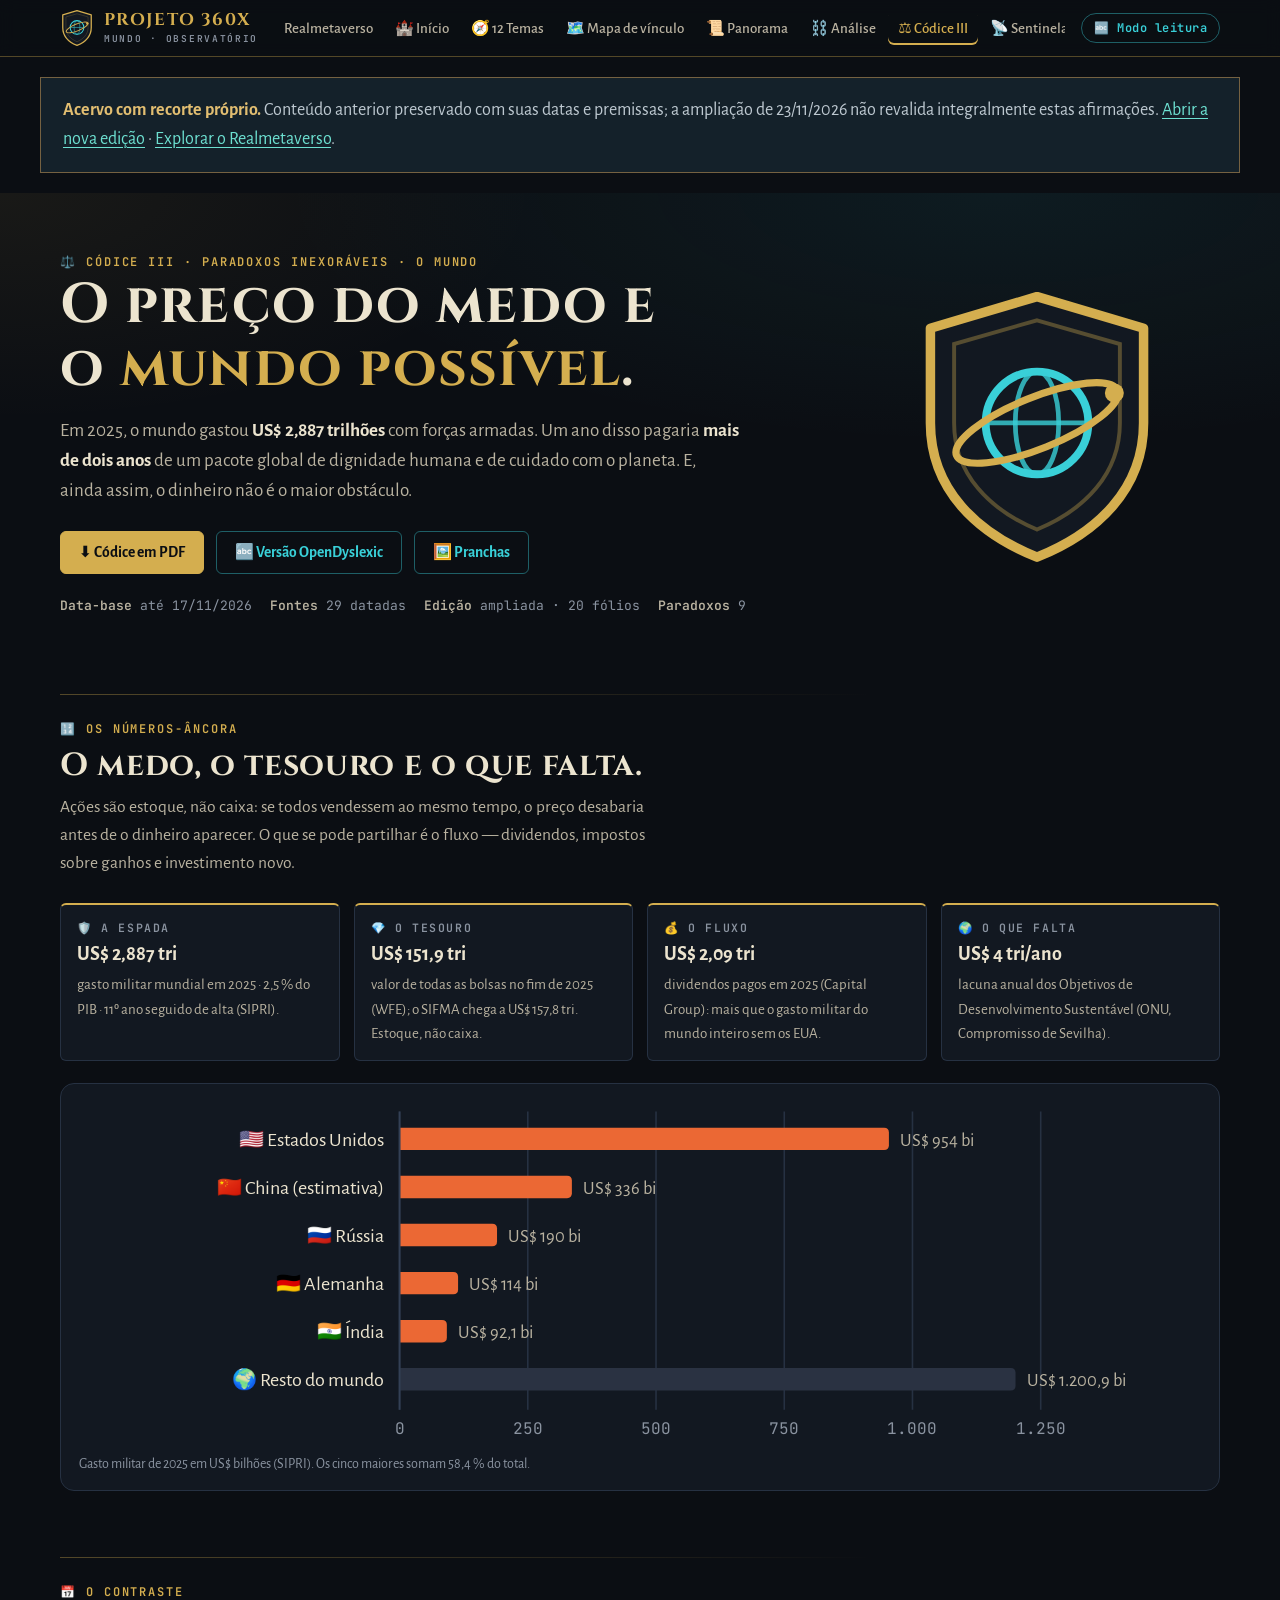
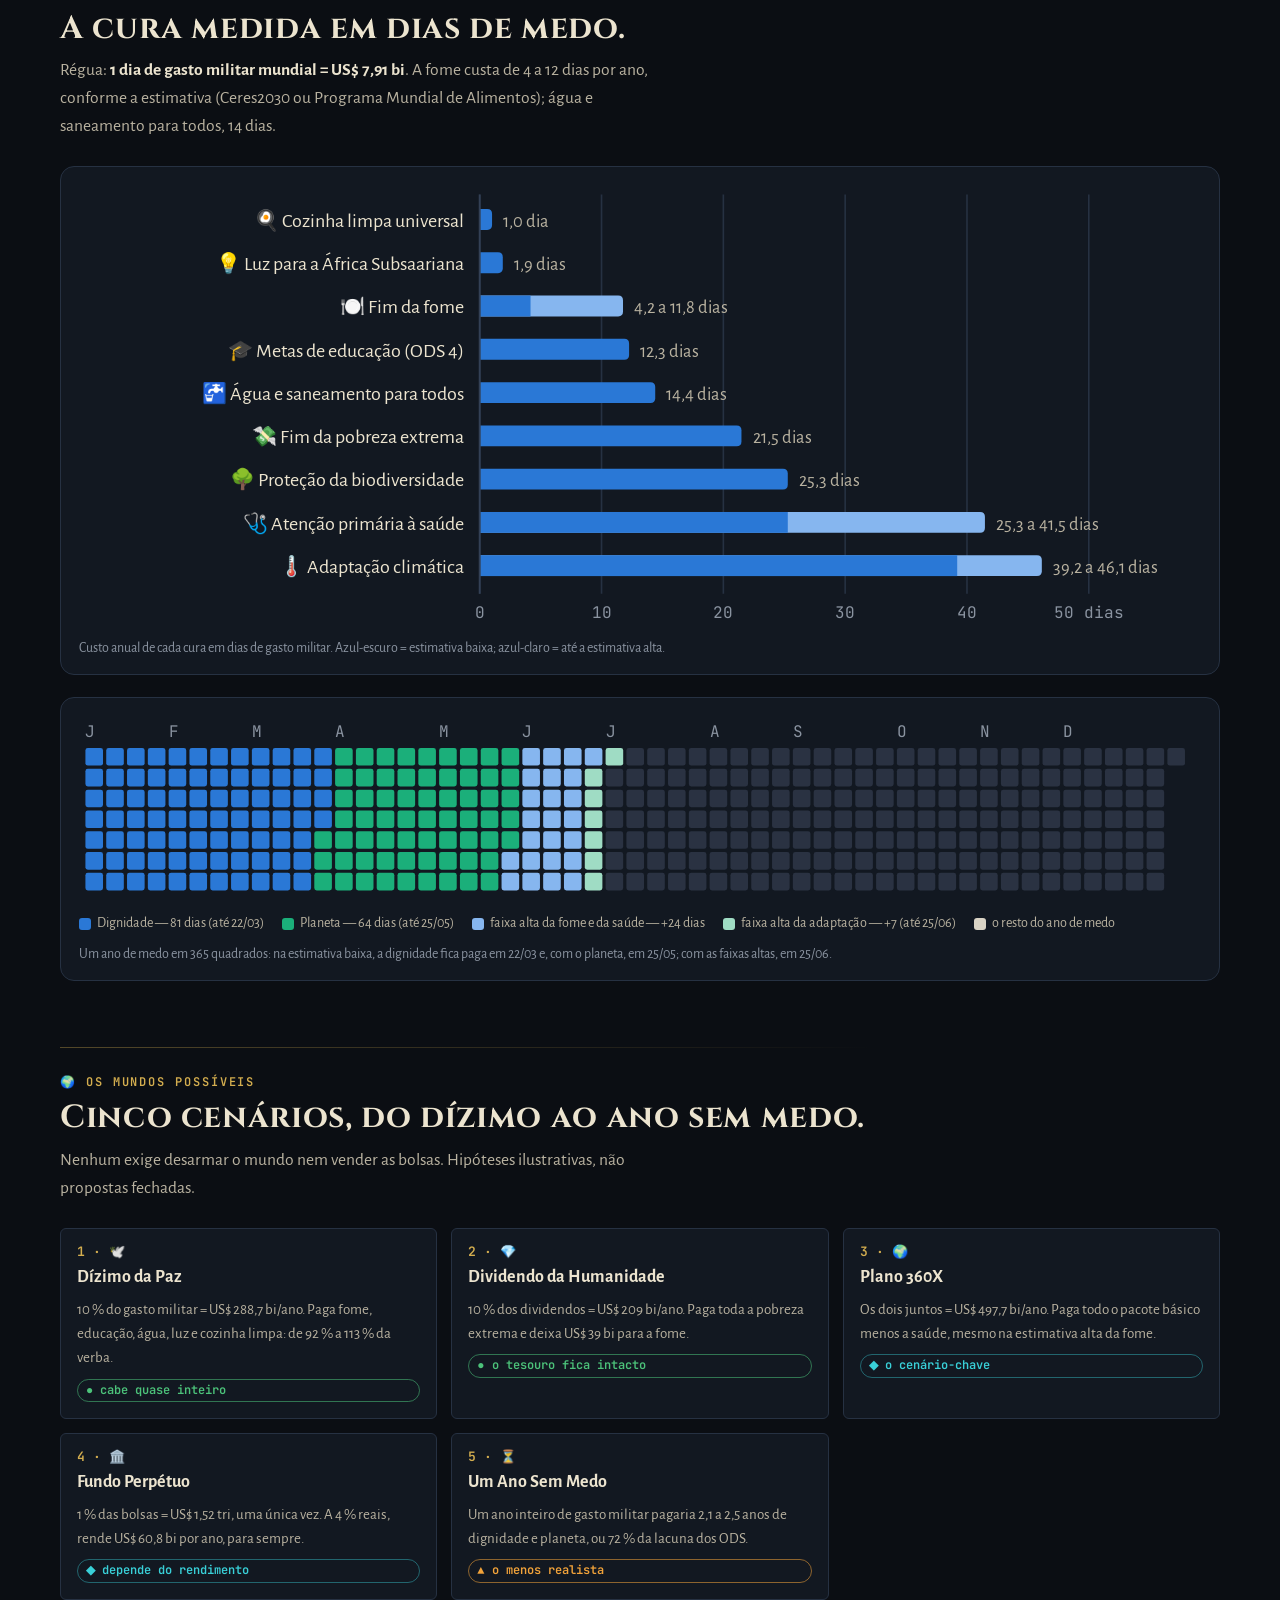
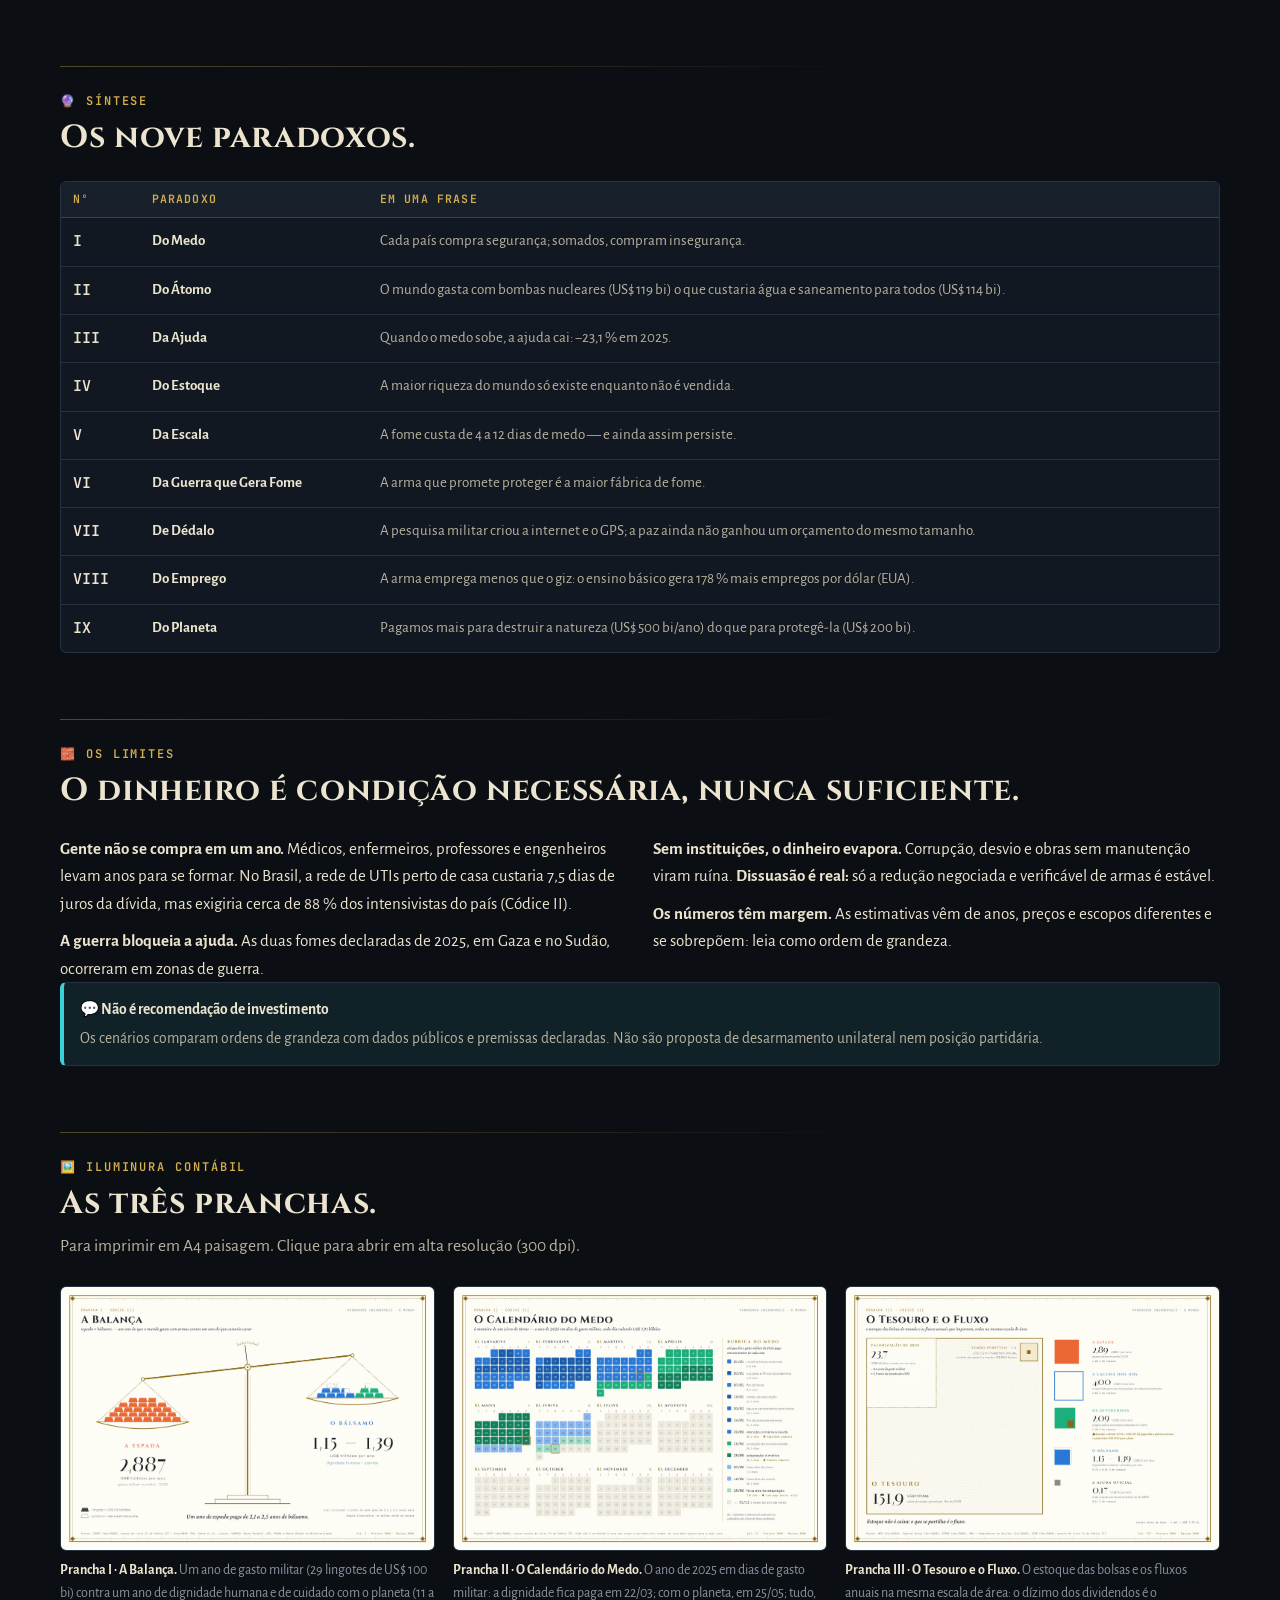
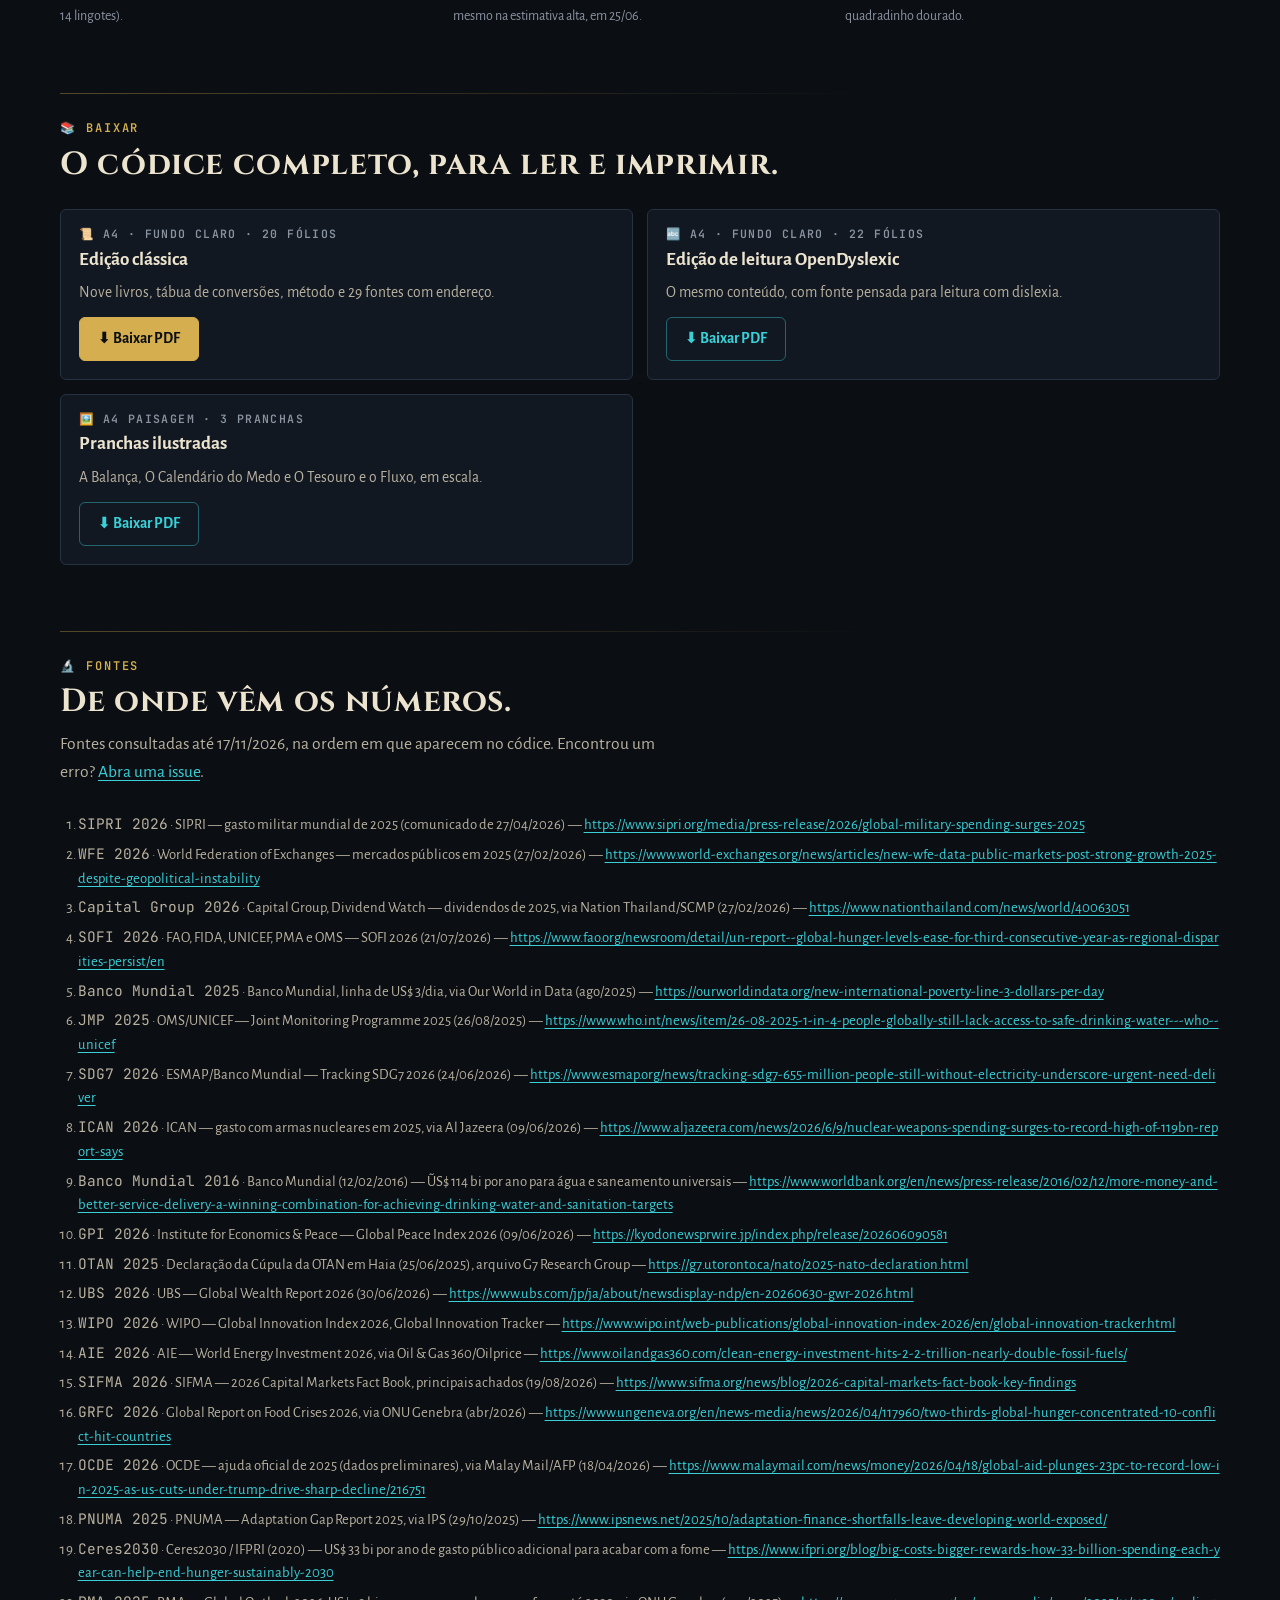
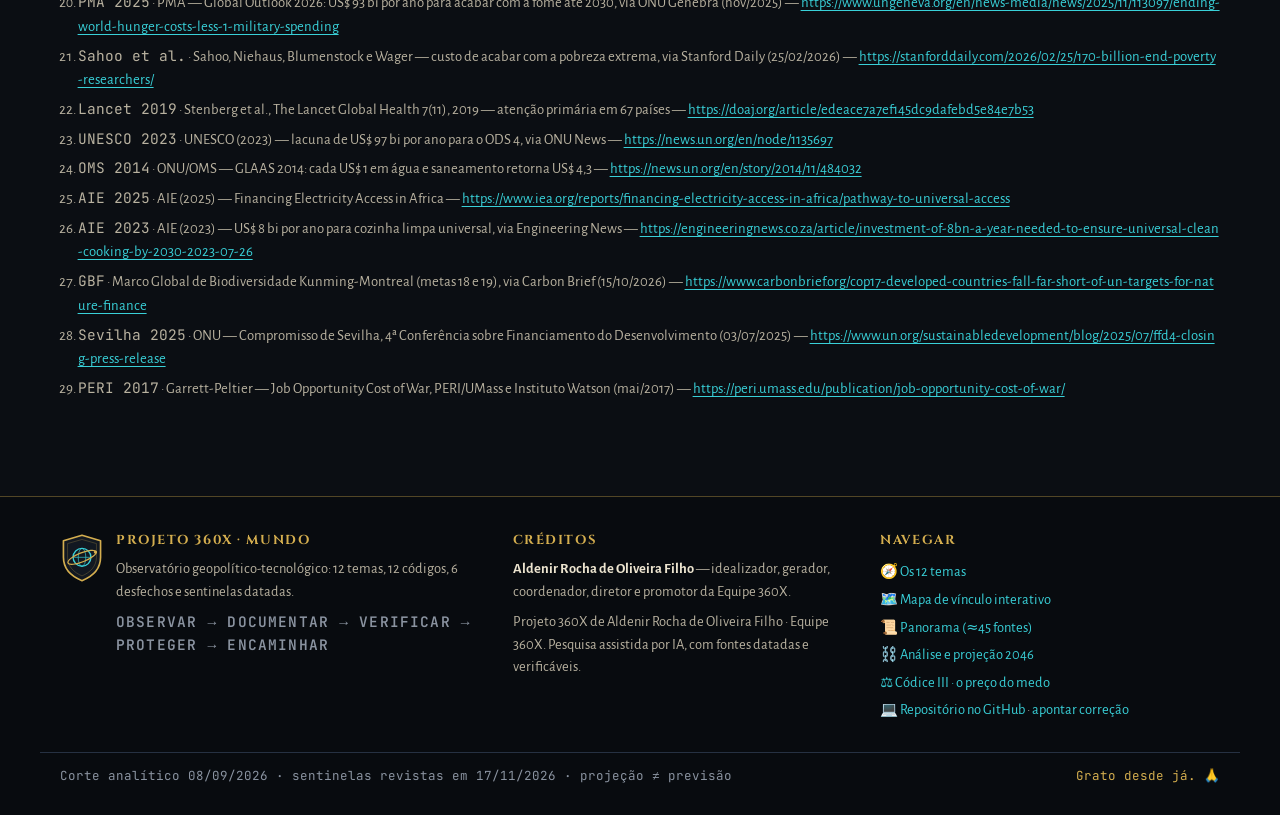
<file: codice-iii.html>
<!doctype html>
<html lang="pt-BR">
<head>
<meta charset="utf-8">
<meta name="viewport" content="width=device-width, initial-scale=1">
<title>Códice III · Paradoxos Inexoráveis · O Mundo · Projeto 360X</title>
<meta name="description" content="O que o mundo conseguiria fazer com uma parte do dinheiro gasto com armas e do rendimento das bolsas: dias de medo, calendário, cinco cenários, nove paradoxos e limites.">
<meta name="theme-color" content="#0b0e13">
<meta property="og:type" content="website"><meta property="og:locale" content="pt_BR">
<meta property="og:site_name" content="Projeto 360X · Mundo"><meta property="og:title" content="Códice III · Paradoxos Inexoráveis · O Mundo · Projeto 360X">
<meta property="og:description" content="O que o mundo conseguiria fazer com uma parte do dinheiro gasto com armas e do rendimento das bolsas: dias de medo, calendário, cinco cenários, nove paradoxos e limites."><meta property="og:url" content="https://aldenirfilho.github.io/projeto-360x-mundo/codice-iii.html">
<meta property="og:image" content="https://aldenirfilho.github.io/projeto-360x-mundo/assets/img/360x-mapa-vinculo.png">
<link rel="icon" href="favicon.svg" type="image/svg+xml">
<link rel="stylesheet" href="assets/css/base.css">
<link rel="stylesheet" href="assets/css/site.css">
<style>
.c3 .chart{background:var(--surface);border:1px solid var(--line);border-radius:14px;padding:18px 18px 14px}
.c3 svg.ch{width:100%;height:auto;display:block}.c3 svg text{font-family:"Alegreya Sans","Gill Sans",system-ui,sans-serif}
.c3 svg .lb{fill:var(--ink);font-size:12.5px}.c3 svg .vl{fill:var(--ink-2);font-size:11.5px}
.c3 svg .tk{fill:var(--muted);font-size:10px;font-family:var(--f-mono)}.c3 svg .gl{stroke:var(--line);stroke-width:1}.c3 svg .ax{stroke:var(--line-2);stroke-width:1.2}
.c3 .wleg{display:flex;flex-wrap:wrap;gap:6px 18px;font-size:.88rem;color:var(--ink-2);margin-top:12px}
.c3 .wleg span{display:inline-flex;align-items:center;gap:6px}.c3 .wleg i{display:inline-block;width:12px;height:12px;border-radius:3px}
.c3 .plates{display:grid;grid-template-columns:repeat(3,1fr);gap:18px}@media (max-width:900px){.c3 .plates{grid-template-columns:1fr}}
.c3 .srcs{padding-left:1.1rem}.c3 .srcs li{margin:.3rem 0;font-size:.92rem;color:var(--ink-2)}.c3 .srcs a{word-break:break-all}
.c3 .gap{margin-top:22px}
</style>
<script>try{if(localStorage.getItem('x360-dys')==='1')document.documentElement.classList.add('x-dys')}catch(e){}</script>
</head>
<body>
<a class="x-skip" href="#conteudo">Pular para o conteúdo</a>
<header class="x-bar"><div class="x-bar-in">
  <a class="x-brand" href="index.html" aria-label="Projeto 360X · Mundo — início"><svg class="x-crest" viewBox="0 0 64 72" aria-hidden="true" focusable="false"><path d="M32 3 L59 11 V35 C59 52 47 63 32 69 C17 63 5 52 5 35 V11 Z" fill="#121821" stroke="#d4ae4f" stroke-width="2.4" stroke-linejoin="round"/>
<path d="M32 9 L53 15 V35 C53 48 44 57 32 62 C20 57 11 48 11 35 V15 Z" fill="none" stroke="#d4ae4f" stroke-opacity=".35" stroke-width="1"/>
<circle cx="32" cy="35" r="13" fill="none" stroke="#39d0d8" stroke-width="2"/>
<ellipse cx="32" cy="35" rx="5.5" ry="13" fill="none" stroke="#39d0d8" stroke-width="1.2" stroke-opacity=".8"/>
<line x1="19" y1="35" x2="45" y2="35" stroke="#39d0d8" stroke-width="1.2" stroke-opacity=".8"/>
<g class="orbit"><ellipse cx="32" cy="35" rx="22" ry="6.5" fill="none" stroke="#d4ae4f" stroke-width="1.8" transform="rotate(-22 32 35)"/>
<circle cx="51.6" cy="27.4" r="2.4" fill="#d4ae4f"/></g></svg><span class="x-word"><b>PROJETO 360X</b><small>MUNDO · OBSERVATÓRIO</small></span></a>
  <nav class="x-nav" aria-label="Navegação principal"><a href="realmetaverso.html">Realmetaverso</a><a href="index.html">🏰 Início</a><a href="temas.html">🧭 12 Temas</a><a href="mapa.html">🗺️ Mapa de vínculo</a><a href="panorama.html">📜 Panorama</a><a href="analise.html">⛓️ Análise</a><a href="codice-iii.html" aria-current="page">⚖️ Códice III</a><a href="observatorio.html#sentinelas">📡 Sentinelas</a></nav>
  <button class="x-read" type="button" aria-pressed="false" title="Alterna a fonte OpenDyslexic para leitura">🔤 Modo leitura</button>
</div></header>
<main id="conteudo"><aside class="legacy-review"><strong>Acervo com recorte próprio.</strong> Conteúdo anterior preservado com suas datas e premissas; a ampliação de 23/11/2026 não revalida integralmente estas afirmações. <a href="index.html">Abrir a nova edição</a> · <a href="realmetaverso.html">Explorar o Realmetaverso</a>.</aside>
<section class="hero c3"><div class="wrap hero-g">
  <div>
    <span class="eyebrow">⚖️ CÓDICE III · PARADOXOS INEXORÁVEIS · O MUNDO</span>
    <h1>O preço do medo e o <em>mundo possível</em>.</h1>
    <p class="lede">Em 2025, o mundo gastou <strong>US$ 2,887 trilhões</strong> com forças armadas. Um ano disso pagaria <strong>mais de dois anos</strong> de um pacote global de dignidade humana e de cuidado com o planeta. E, ainda assim, o dinheiro não é o maior obstáculo.</p>
    <div class="cta"><a class="btn" href="docs/Codice_III_Paradoxos_Inexoraveis_Mundo_Ampliado_360X_A4_Classica.pdf">⬇️ Códice em PDF</a><a class="btn ghost" href="docs/Codice_III_Paradoxos_Inexoraveis_Mundo_Ampliado_360X_A4_Leitura-OpenDyslexic.pdf">🔤 Versão OpenDyslexic</a><a class="btn ghost" href="#pranchas">🖼️ Pranchas</a></div>
    <ul class="meta"><li><b>Data-base</b> até 17/11/2026</li><li><b>Fontes</b> 29 datadas</li><li><b>Edição</b> ampliada · 20 fólios</li><li><b>Paradoxos</b> 9</li></ul>
  </div>
  <div class="hero-crest"><svg viewBox="-6 -4 76 80" role="img" aria-label="Brasão do Projeto 360X · Mundo: escudo dourado com um globo ciano e uma órbita"><path d="M32 3 L59 11 V35 C59 52 47 63 32 69 C17 63 5 52 5 35 V11 Z" fill="#121821" stroke="#d4ae4f" stroke-width="2.4" stroke-linejoin="round"/>
<path d="M32 9 L53 15 V35 C53 48 44 57 32 62 C20 57 11 48 11 35 V15 Z" fill="none" stroke="#d4ae4f" stroke-opacity=".35" stroke-width="1"/>
<circle cx="32" cy="35" r="13" fill="none" stroke="#39d0d8" stroke-width="2"/>
<ellipse cx="32" cy="35" rx="5.5" ry="13" fill="none" stroke="#39d0d8" stroke-width="1.2" stroke-opacity=".8"/>
<line x1="19" y1="35" x2="45" y2="35" stroke="#39d0d8" stroke-width="1.2" stroke-opacity=".8"/>
<g class="orbit"><ellipse cx="32" cy="35" rx="22" ry="6.5" fill="none" stroke="#d4ae4f" stroke-width="1.8" transform="rotate(-22 32 35)"/>
<circle cx="51.6" cy="27.4" r="2.4" fill="#d4ae4f"/></g></svg></div>
</div></section>

<section class="sec c3" id="numeros"><div class="wrap">
  <div class="sh"><span class="eyebrow">🔢 Os números-âncora</span><h2>O medo, o tesouro e o que falta.</h2>
  <p class="lede">Ações são estoque, não caixa: se todos vendessem ao mesmo tempo, o preço desabaria antes de o dinheiro aparecer. O que se pode partilhar é o fluxo — dividendos, impostos sobre ganhos e investimento novo.</p></div>
  <div class="tiles"><div class="tile"><span class="k">🛡️ A espada</span><span class="v">US$ 2,887 tri</span><p>gasto militar mundial em 2025 · 2,5 % do PIB · 11º ano seguido de alta (SIPRI).</p></div><div class="tile"><span class="k">💎 O tesouro</span><span class="v">US$ 151,9 tri</span><p>valor de todas as bolsas no fim de 2025 (WFE); o SIFMA chega a US$ 157,8 tri. Estoque, não caixa.</p></div><div class="tile"><span class="k">💰 O fluxo</span><span class="v">US$ 2,09 tri</span><p>dividendos pagos em 2025 (Capital Group): mais que o gasto militar do mundo inteiro sem os EUA.</p></div><div class="tile"><span class="k">🌍 O que falta</span><span class="v">US$ 4 tri/ano</span><p>lacuna anual dos Objetivos de Desenvolvimento Sustentável (ONU, Compromisso de Sevilha).</p></div></div>
  <figure class="chart gap"><svg class="ch" width="700" height="214" viewBox="0 0 700 214" role="img" aria-label="Gasto militar de 2025 por país"><line class="gl" x1="200.0" y1="6" x2="200.0" y2="192"/><text class="tk" x="200.0" y="207" text-anchor="middle">0</text><line class="gl" x1="280.0" y1="6" x2="280.0" y2="192"/><text class="tk" x="280.0" y="207" text-anchor="middle">250</text><line class="gl" x1="360.0" y1="6" x2="360.0" y2="192"/><text class="tk" x="360.0" y="207" text-anchor="middle">500</text><line class="gl" x1="440.0" y1="6" x2="440.0" y2="192"/><text class="tk" x="440.0" y="207" text-anchor="middle">750</text><line class="gl" x1="520.0" y1="6" x2="520.0" y2="192"/><text class="tk" x="520.0" y="207" text-anchor="middle">1.000</text><line class="gl" x1="600.0" y1="6" x2="600.0" y2="192"/><text class="tk" x="600.0" y="207" text-anchor="middle">1.250</text><text class="lb" x="190" y="27.5" text-anchor="end">🇺🇸 Estados Unidos</text><path d="M200.0,16.0 H502.3 Q505.3,16.0 505.3,19.0 V27.0 Q505.3,30.0 502.3,30.0 H200.0 Z" fill="#eb6834"/><text class="vl" x="512.3" y="27.5">US$ 954 bi</text><text class="lb" x="190" y="57.5" text-anchor="end">🇨🇳 China (estimativa)</text><path d="M200.0,46.0 H304.5 Q307.5,46.0 307.5,49.0 V57.0 Q307.5,60.0 304.5,60.0 H200.0 Z" fill="#eb6834"/><text class="vl" x="314.5" y="57.5">US$ 336 bi</text><text class="lb" x="190" y="87.5" text-anchor="end">🇷🇺 Rússia</text><path d="M200.0,76.0 H257.8 Q260.8,76.0 260.8,79.0 V87.0 Q260.8,90.0 257.8,90.0 H200.0 Z" fill="#eb6834"/><text class="vl" x="267.8" y="87.5">US$ 190 bi</text><text class="lb" x="190" y="117.5" text-anchor="end">🇩🇪 Alemanha</text><path d="M200.0,106.0 H233.5 Q236.5,106.0 236.5,109.0 V117.0 Q236.5,120.0 233.5,120.0 H200.0 Z" fill="#eb6834"/><text class="vl" x="243.5" y="117.5">US$ 114 bi</text><text class="lb" x="190" y="147.5" text-anchor="end">🇮🇳 Índia</text><path d="M200.0,136.0 H226.5 Q229.5,136.0 229.5,139.0 V147.0 Q229.5,150.0 226.5,150.0 H200.0 Z" fill="#eb6834"/><text class="vl" x="236.5" y="147.5">US$ 92,1 bi</text><text class="lb" x="190" y="177.5" text-anchor="end">🌍 Resto do mundo</text><path d="M200.0,166.0 H581.3 Q584.3,166.0 584.3,169.0 V177.0 Q584.3,180.0 581.3,180.0 H200.0 Z" fill="#2a3242"/><text class="vl" x="591.3" y="177.5">US$ 1.200,9 bi</text><line class="ax" x1="200" y1="6" x2="200" y2="192"/></svg><figcaption>Gasto militar de 2025 em US$ bilhões (SIPRI). Os cinco maiores somam 58,4 % do total.</figcaption></figure>
</div></section>

<section class="sec c3" id="dias"><div class="wrap">
  <div class="sh"><span class="eyebrow">📅 O contraste</span><h2>A cura medida em dias de medo.</h2>
  <p class="lede">Régua: <strong>1 dia de gasto militar mundial = US$ 7,91 bi</strong>. A fome custa de 4 a 12 dias por ano, conforme a estimativa (Ceres2030 ou Programa Mundial de Alimentos); água e saneamento para todos, 14 dias.</p></div>
  <figure class="chart"><svg class="ch" width="700" height="277" viewBox="0 0 700 277" role="img" aria-label="Custo anual de cada cura medido em dias de gasto militar mundial"><line class="gl" x1="250.0" y1="6" x2="250.0" y2="255"/><text class="tk" x="250.0" y="270" text-anchor="middle">0</text><line class="gl" x1="326.0" y1="6" x2="326.0" y2="255"/><text class="tk" x="326.0" y="270" text-anchor="middle">10</text><line class="gl" x1="402.0" y1="6" x2="402.0" y2="255"/><text class="tk" x="402.0" y="270" text-anchor="middle">20</text><line class="gl" x1="478.0" y1="6" x2="478.0" y2="255"/><text class="tk" x="478.0" y="270" text-anchor="middle">30</text><line class="gl" x1="554.0" y1="6" x2="554.0" y2="255"/><text class="tk" x="554.0" y="270" text-anchor="middle">40</text><line class="gl" x1="630.0" y1="6" x2="630.0" y2="255"/><text class="tk" x="630.0" y="270" text-anchor="middle">50 dias</text><text class="lb" x="240" y="26.0" text-anchor="end">🍳 Cozinha limpa universal</text><path d="M250.0,15.0 H254.7 Q257.7,15.0 257.7,18.0 V25.0 Q257.7,28.0 254.7,28.0 H250.0 Z" fill="#2a78d6"/><text class="vl" x="264.7" y="26.0">1,0 dia</text><text class="lb" x="240" y="53.0" text-anchor="end">💡 Luz para a África Subsaariana</text><path d="M250.0,42.0 H261.4 Q264.4,42.0 264.4,45.0 V52.0 Q264.4,55.0 261.4,55.0 H250.0 Z" fill="#2a78d6"/><text class="vl" x="271.4" y="53.0">1,9 dias</text><text class="lb" x="240" y="80.0" text-anchor="end">🍽️ Fim da fome</text><path d="M250.0,69.0 H336.4 Q339.4,69.0 339.4,72.0 V79.0 Q339.4,82.0 336.4,82.0 H250.0 Z" fill="#86b6ef"/><rect x="250" y="69.0" width="31.7" height="13" fill="#2a78d6"/><text class="vl" x="346.4" y="80.0">4,2 a 11,8 dias</text><text class="lb" x="240" y="107.0" text-anchor="end">🎓 Metas de educação (ODS 4)</text><path d="M250.0,96.0 H340.2 Q343.2,96.0 343.2,99.0 V106.0 Q343.2,109.0 340.2,109.0 H250.0 Z" fill="#2a78d6"/><text class="vl" x="350.2" y="107.0">12,3 dias</text><text class="lb" x="240" y="134.0" text-anchor="end">🚰 Água e saneamento para todos</text><path d="M250.0,123.0 H356.5 Q359.5,123.0 359.5,126.0 V133.0 Q359.5,136.0 356.5,136.0 H250.0 Z" fill="#2a78d6"/><text class="vl" x="366.5" y="134.0">14,4 dias</text><text class="lb" x="240" y="161.0" text-anchor="end">💸 Fim da pobreza extrema</text><path d="M250.0,150.0 H410.3 Q413.3,150.0 413.3,153.0 V160.0 Q413.3,163.0 410.3,163.0 H250.0 Z" fill="#2a78d6"/><text class="vl" x="420.3" y="161.0">21,5 dias</text><text class="lb" x="240" y="188.0" text-anchor="end">🌳 Proteção da biodiversidade</text><path d="M250.0,177.0 H439.2 Q442.2,177.0 442.2,180.0 V187.0 Q442.2,190.0 439.2,190.0 H250.0 Z" fill="#2a78d6"/><text class="vl" x="449.2" y="188.0">25,3 dias</text><text class="lb" x="240" y="215.0" text-anchor="end">🩺 Atenção primária à saúde</text><path d="M250.0,204.0 H562.2 Q565.2,204.0 565.2,207.0 V214.0 Q565.2,217.0 562.2,217.0 H250.0 Z" fill="#86b6ef"/><rect x="250" y="204.0" width="192.2" height="13" fill="#2a78d6"/><text class="vl" x="572.2" y="215.0">25,3 a 41,5 dias</text><text class="lb" x="240" y="242.0" text-anchor="end">🌡️ Adaptação climática</text><path d="M250.0,231.0 H597.7 Q600.7,231.0 600.7,234.0 V241.0 Q600.7,244.0 597.7,244.0 H250.0 Z" fill="#86b6ef"/><rect x="250" y="231.0" width="297.9" height="13" fill="#2a78d6"/><text class="vl" x="607.7" y="242.0">39,2 a 46,1 dias</text><line class="ax" x1="250" y1="6" x2="250" y2="255"/></svg><figcaption>Custo anual de cada cura em dias de gasto militar. Azul-escuro = estimativa baixa; azul-claro = até a estimativa alta.</figcaption></figure>
  <figure class="chart gap"><svg class="ch" width="701" height="115" viewBox="0 0 701 115" role="img" aria-label="Um ano de gasto militar em 365 quadrados"><text class="tk" x="4" y="13">J</text><text class="tk" x="56" y="13">F</text><text class="tk" x="108" y="13">M</text><text class="tk" x="160" y="13">A</text><text class="tk" x="225" y="13">M</text><text class="tk" x="277" y="13">J</text><text class="tk" x="329" y="13">J</text><text class="tk" x="394" y="13">A</text><text class="tk" x="446" y="13">S</text><text class="tk" x="511" y="13">O</text><text class="tk" x="563" y="13">N</text><text class="tk" x="615" y="13">D</text><rect x="4" y="20" width="11" height="11" rx="1.5" fill="#2a78d6"/><rect x="4" y="33" width="11" height="11" rx="1.5" fill="#2a78d6"/><rect x="4" y="46" width="11" height="11" rx="1.5" fill="#2a78d6"/><rect x="4" y="59" width="11" height="11" rx="1.5" fill="#2a78d6"/><rect x="4" y="72" width="11" height="11" rx="1.5" fill="#2a78d6"/><rect x="4" y="85" width="11" height="11" rx="1.5" fill="#2a78d6"/><rect x="4" y="98" width="11" height="11" rx="1.5" fill="#2a78d6"/><rect x="17" y="20" width="11" height="11" rx="1.5" fill="#2a78d6"/><rect x="17" y="33" width="11" height="11" rx="1.5" fill="#2a78d6"/><rect x="17" y="46" width="11" height="11" rx="1.5" fill="#2a78d6"/><rect x="17" y="59" width="11" height="11" rx="1.5" fill="#2a78d6"/><rect x="17" y="72" width="11" height="11" rx="1.5" fill="#2a78d6"/><rect x="17" y="85" width="11" height="11" rx="1.5" fill="#2a78d6"/><rect x="17" y="98" width="11" height="11" rx="1.5" fill="#2a78d6"/><rect x="30" y="20" width="11" height="11" rx="1.5" fill="#2a78d6"/><rect x="30" y="33" width="11" height="11" rx="1.5" fill="#2a78d6"/><rect x="30" y="46" width="11" height="11" rx="1.5" fill="#2a78d6"/><rect x="30" y="59" width="11" height="11" rx="1.5" fill="#2a78d6"/><rect x="30" y="72" width="11" height="11" rx="1.5" fill="#2a78d6"/><rect x="30" y="85" width="11" height="11" rx="1.5" fill="#2a78d6"/><rect x="30" y="98" width="11" height="11" rx="1.5" fill="#2a78d6"/><rect x="43" y="20" width="11" height="11" rx="1.5" fill="#2a78d6"/><rect x="43" y="33" width="11" height="11" rx="1.5" fill="#2a78d6"/><rect x="43" y="46" width="11" height="11" rx="1.5" fill="#2a78d6"/><rect x="43" y="59" width="11" height="11" rx="1.5" fill="#2a78d6"/><rect x="43" y="72" width="11" height="11" rx="1.5" fill="#2a78d6"/><rect x="43" y="85" width="11" height="11" rx="1.5" fill="#2a78d6"/><rect x="43" y="98" width="11" height="11" rx="1.5" fill="#2a78d6"/><rect x="56" y="20" width="11" height="11" rx="1.5" fill="#2a78d6"/><rect x="56" y="33" width="11" height="11" rx="1.5" fill="#2a78d6"/><rect x="56" y="46" width="11" height="11" rx="1.5" fill="#2a78d6"/><rect x="56" y="59" width="11" height="11" rx="1.5" fill="#2a78d6"/><rect x="56" y="72" width="11" height="11" rx="1.5" fill="#2a78d6"/><rect x="56" y="85" width="11" height="11" rx="1.5" fill="#2a78d6"/><rect x="56" y="98" width="11" height="11" rx="1.5" fill="#2a78d6"/><rect x="69" y="20" width="11" height="11" rx="1.5" fill="#2a78d6"/><rect x="69" y="33" width="11" height="11" rx="1.5" fill="#2a78d6"/><rect x="69" y="46" width="11" height="11" rx="1.5" fill="#2a78d6"/><rect x="69" y="59" width="11" height="11" rx="1.5" fill="#2a78d6"/><rect x="69" y="72" width="11" height="11" rx="1.5" fill="#2a78d6"/><rect x="69" y="85" width="11" height="11" rx="1.5" fill="#2a78d6"/><rect x="69" y="98" width="11" height="11" rx="1.5" fill="#2a78d6"/><rect x="82" y="20" width="11" height="11" rx="1.5" fill="#2a78d6"/><rect x="82" y="33" width="11" height="11" rx="1.5" fill="#2a78d6"/><rect x="82" y="46" width="11" height="11" rx="1.5" fill="#2a78d6"/><rect x="82" y="59" width="11" height="11" rx="1.5" fill="#2a78d6"/><rect x="82" y="72" width="11" height="11" rx="1.5" fill="#2a78d6"/><rect x="82" y="85" width="11" height="11" rx="1.5" fill="#2a78d6"/><rect x="82" y="98" width="11" height="11" rx="1.5" fill="#2a78d6"/><rect x="95" y="20" width="11" height="11" rx="1.5" fill="#2a78d6"/><rect x="95" y="33" width="11" height="11" rx="1.5" fill="#2a78d6"/><rect x="95" y="46" width="11" height="11" rx="1.5" fill="#2a78d6"/><rect x="95" y="59" width="11" height="11" rx="1.5" fill="#2a78d6"/><rect x="95" y="72" width="11" height="11" rx="1.5" fill="#2a78d6"/><rect x="95" y="85" width="11" height="11" rx="1.5" fill="#2a78d6"/><rect x="95" y="98" width="11" height="11" rx="1.5" fill="#2a78d6"/><rect x="108" y="20" width="11" height="11" rx="1.5" fill="#2a78d6"/><rect x="108" y="33" width="11" height="11" rx="1.5" fill="#2a78d6"/><rect x="108" y="46" width="11" height="11" rx="1.5" fill="#2a78d6"/><rect x="108" y="59" width="11" height="11" rx="1.5" fill="#2a78d6"/><rect x="108" y="72" width="11" height="11" rx="1.5" fill="#2a78d6"/><rect x="108" y="85" width="11" height="11" rx="1.5" fill="#2a78d6"/><rect x="108" y="98" width="11" height="11" rx="1.5" fill="#2a78d6"/><rect x="121" y="20" width="11" height="11" rx="1.5" fill="#2a78d6"/><rect x="121" y="33" width="11" height="11" rx="1.5" fill="#2a78d6"/><rect x="121" y="46" width="11" height="11" rx="1.5" fill="#2a78d6"/><rect x="121" y="59" width="11" height="11" rx="1.5" fill="#2a78d6"/><rect x="121" y="72" width="11" height="11" rx="1.5" fill="#2a78d6"/><rect x="121" y="85" width="11" height="11" rx="1.5" fill="#2a78d6"/><rect x="121" y="98" width="11" height="11" rx="1.5" fill="#2a78d6"/><rect x="134" y="20" width="11" height="11" rx="1.5" fill="#2a78d6"/><rect x="134" y="33" width="11" height="11" rx="1.5" fill="#2a78d6"/><rect x="134" y="46" width="11" height="11" rx="1.5" fill="#2a78d6"/><rect x="134" y="59" width="11" height="11" rx="1.5" fill="#2a78d6"/><rect x="134" y="72" width="11" height="11" rx="1.5" fill="#2a78d6"/><rect x="134" y="85" width="11" height="11" rx="1.5" fill="#2a78d6"/><rect x="134" y="98" width="11" height="11" rx="1.5" fill="#2a78d6"/><rect x="147" y="20" width="11" height="11" rx="1.5" fill="#2a78d6"/><rect x="147" y="33" width="11" height="11" rx="1.5" fill="#2a78d6"/><rect x="147" y="46" width="11" height="11" rx="1.5" fill="#2a78d6"/><rect x="147" y="59" width="11" height="11" rx="1.5" fill="#2a78d6"/><rect x="147" y="72" width="11" height="11" rx="1.5" fill="#1baf7a"/><rect x="147" y="85" width="11" height="11" rx="1.5" fill="#1baf7a"/><rect x="147" y="98" width="11" height="11" rx="1.5" fill="#1baf7a"/><rect x="160" y="20" width="11" height="11" rx="1.5" fill="#1baf7a"/><rect x="160" y="33" width="11" height="11" rx="1.5" fill="#1baf7a"/><rect x="160" y="46" width="11" height="11" rx="1.5" fill="#1baf7a"/><rect x="160" y="59" width="11" height="11" rx="1.5" fill="#1baf7a"/><rect x="160" y="72" width="11" height="11" rx="1.5" fill="#1baf7a"/><rect x="160" y="85" width="11" height="11" rx="1.5" fill="#1baf7a"/><rect x="160" y="98" width="11" height="11" rx="1.5" fill="#1baf7a"/><rect x="173" y="20" width="11" height="11" rx="1.5" fill="#1baf7a"/><rect x="173" y="33" width="11" height="11" rx="1.5" fill="#1baf7a"/><rect x="173" y="46" width="11" height="11" rx="1.5" fill="#1baf7a"/><rect x="173" y="59" width="11" height="11" rx="1.5" fill="#1baf7a"/><rect x="173" y="72" width="11" height="11" rx="1.5" fill="#1baf7a"/><rect x="173" y="85" width="11" height="11" rx="1.5" fill="#1baf7a"/><rect x="173" y="98" width="11" height="11" rx="1.5" fill="#1baf7a"/><rect x="186" y="20" width="11" height="11" rx="1.5" fill="#1baf7a"/><rect x="186" y="33" width="11" height="11" rx="1.5" fill="#1baf7a"/><rect x="186" y="46" width="11" height="11" rx="1.5" fill="#1baf7a"/><rect x="186" y="59" width="11" height="11" rx="1.5" fill="#1baf7a"/><rect x="186" y="72" width="11" height="11" rx="1.5" fill="#1baf7a"/><rect x="186" y="85" width="11" height="11" rx="1.5" fill="#1baf7a"/><rect x="186" y="98" width="11" height="11" rx="1.5" fill="#1baf7a"/><rect x="199" y="20" width="11" height="11" rx="1.5" fill="#1baf7a"/><rect x="199" y="33" width="11" height="11" rx="1.5" fill="#1baf7a"/><rect x="199" y="46" width="11" height="11" rx="1.5" fill="#1baf7a"/><rect x="199" y="59" width="11" height="11" rx="1.5" fill="#1baf7a"/><rect x="199" y="72" width="11" height="11" rx="1.5" fill="#1baf7a"/><rect x="199" y="85" width="11" height="11" rx="1.5" fill="#1baf7a"/><rect x="199" y="98" width="11" height="11" rx="1.5" fill="#1baf7a"/><rect x="212" y="20" width="11" height="11" rx="1.5" fill="#1baf7a"/><rect x="212" y="33" width="11" height="11" rx="1.5" fill="#1baf7a"/><rect x="212" y="46" width="11" height="11" rx="1.5" fill="#1baf7a"/><rect x="212" y="59" width="11" height="11" rx="1.5" fill="#1baf7a"/><rect x="212" y="72" width="11" height="11" rx="1.5" fill="#1baf7a"/><rect x="212" y="85" width="11" height="11" rx="1.5" fill="#1baf7a"/><rect x="212" y="98" width="11" height="11" rx="1.5" fill="#1baf7a"/><rect x="225" y="20" width="11" height="11" rx="1.5" fill="#1baf7a"/><rect x="225" y="33" width="11" height="11" rx="1.5" fill="#1baf7a"/><rect x="225" y="46" width="11" height="11" rx="1.5" fill="#1baf7a"/><rect x="225" y="59" width="11" height="11" rx="1.5" fill="#1baf7a"/><rect x="225" y="72" width="11" height="11" rx="1.5" fill="#1baf7a"/><rect x="225" y="85" width="11" height="11" rx="1.5" fill="#1baf7a"/><rect x="225" y="98" width="11" height="11" rx="1.5" fill="#1baf7a"/><rect x="238" y="20" width="11" height="11" rx="1.5" fill="#1baf7a"/><rect x="238" y="33" width="11" height="11" rx="1.5" fill="#1baf7a"/><rect x="238" y="46" width="11" height="11" rx="1.5" fill="#1baf7a"/><rect x="238" y="59" width="11" height="11" rx="1.5" fill="#1baf7a"/><rect x="238" y="72" width="11" height="11" rx="1.5" fill="#1baf7a"/><rect x="238" y="85" width="11" height="11" rx="1.5" fill="#1baf7a"/><rect x="238" y="98" width="11" height="11" rx="1.5" fill="#1baf7a"/><rect x="251" y="20" width="11" height="11" rx="1.5" fill="#1baf7a"/><rect x="251" y="33" width="11" height="11" rx="1.5" fill="#1baf7a"/><rect x="251" y="46" width="11" height="11" rx="1.5" fill="#1baf7a"/><rect x="251" y="59" width="11" height="11" rx="1.5" fill="#1baf7a"/><rect x="251" y="72" width="11" height="11" rx="1.5" fill="#1baf7a"/><rect x="251" y="85" width="11" height="11" rx="1.5" fill="#1baf7a"/><rect x="251" y="98" width="11" height="11" rx="1.5" fill="#1baf7a"/><rect x="264" y="20" width="11" height="11" rx="1.5" fill="#1baf7a"/><rect x="264" y="33" width="11" height="11" rx="1.5" fill="#1baf7a"/><rect x="264" y="46" width="11" height="11" rx="1.5" fill="#1baf7a"/><rect x="264" y="59" width="11" height="11" rx="1.5" fill="#1baf7a"/><rect x="264" y="72" width="11" height="11" rx="1.5" fill="#1baf7a"/><rect x="264" y="85" width="11" height="11" rx="1.5" fill="#86b6ef"/><rect x="264" y="98" width="11" height="11" rx="1.5" fill="#86b6ef"/><rect x="277" y="20" width="11" height="11" rx="1.5" fill="#86b6ef"/><rect x="277" y="33" width="11" height="11" rx="1.5" fill="#86b6ef"/><rect x="277" y="46" width="11" height="11" rx="1.5" fill="#86b6ef"/><rect x="277" y="59" width="11" height="11" rx="1.5" fill="#86b6ef"/><rect x="277" y="72" width="11" height="11" rx="1.5" fill="#86b6ef"/><rect x="277" y="85" width="11" height="11" rx="1.5" fill="#86b6ef"/><rect x="277" y="98" width="11" height="11" rx="1.5" fill="#86b6ef"/><rect x="290" y="20" width="11" height="11" rx="1.5" fill="#86b6ef"/><rect x="290" y="33" width="11" height="11" rx="1.5" fill="#86b6ef"/><rect x="290" y="46" width="11" height="11" rx="1.5" fill="#86b6ef"/><rect x="290" y="59" width="11" height="11" rx="1.5" fill="#86b6ef"/><rect x="290" y="72" width="11" height="11" rx="1.5" fill="#86b6ef"/><rect x="290" y="85" width="11" height="11" rx="1.5" fill="#86b6ef"/><rect x="290" y="98" width="11" height="11" rx="1.5" fill="#86b6ef"/><rect x="303" y="20" width="11" height="11" rx="1.5" fill="#86b6ef"/><rect x="303" y="33" width="11" height="11" rx="1.5" fill="#86b6ef"/><rect x="303" y="46" width="11" height="11" rx="1.5" fill="#86b6ef"/><rect x="303" y="59" width="11" height="11" rx="1.5" fill="#86b6ef"/><rect x="303" y="72" width="11" height="11" rx="1.5" fill="#86b6ef"/><rect x="303" y="85" width="11" height="11" rx="1.5" fill="#86b6ef"/><rect x="303" y="98" width="11" height="11" rx="1.5" fill="#86b6ef"/><rect x="316" y="20" width="11" height="11" rx="1.5" fill="#86b6ef"/><rect x="316" y="33" width="11" height="11" rx="1.5" fill="#9fdcc4"/><rect x="316" y="46" width="11" height="11" rx="1.5" fill="#9fdcc4"/><rect x="316" y="59" width="11" height="11" rx="1.5" fill="#9fdcc4"/><rect x="316" y="72" width="11" height="11" rx="1.5" fill="#9fdcc4"/><rect x="316" y="85" width="11" height="11" rx="1.5" fill="#9fdcc4"/><rect x="316" y="98" width="11" height="11" rx="1.5" fill="#9fdcc4"/><rect x="329" y="20" width="11" height="11" rx="1.5" fill="#9fdcc4"/><rect x="329" y="33" width="11" height="11" rx="1.5" fill="#2a3242"/><rect x="329" y="46" width="11" height="11" rx="1.5" fill="#2a3242"/><rect x="329" y="59" width="11" height="11" rx="1.5" fill="#2a3242"/><rect x="329" y="72" width="11" height="11" rx="1.5" fill="#2a3242"/><rect x="329" y="85" width="11" height="11" rx="1.5" fill="#2a3242"/><rect x="329" y="98" width="11" height="11" rx="1.5" fill="#2a3242"/><rect x="342" y="20" width="11" height="11" rx="1.5" fill="#2a3242"/><rect x="342" y="33" width="11" height="11" rx="1.5" fill="#2a3242"/><rect x="342" y="46" width="11" height="11" rx="1.5" fill="#2a3242"/><rect x="342" y="59" width="11" height="11" rx="1.5" fill="#2a3242"/><rect x="342" y="72" width="11" height="11" rx="1.5" fill="#2a3242"/><rect x="342" y="85" width="11" height="11" rx="1.5" fill="#2a3242"/><rect x="342" y="98" width="11" height="11" rx="1.5" fill="#2a3242"/><rect x="355" y="20" width="11" height="11" rx="1.5" fill="#2a3242"/><rect x="355" y="33" width="11" height="11" rx="1.5" fill="#2a3242"/><rect x="355" y="46" width="11" height="11" rx="1.5" fill="#2a3242"/><rect x="355" y="59" width="11" height="11" rx="1.5" fill="#2a3242"/><rect x="355" y="72" width="11" height="11" rx="1.5" fill="#2a3242"/><rect x="355" y="85" width="11" height="11" rx="1.5" fill="#2a3242"/><rect x="355" y="98" width="11" height="11" rx="1.5" fill="#2a3242"/><rect x="368" y="20" width="11" height="11" rx="1.5" fill="#2a3242"/><rect x="368" y="33" width="11" height="11" rx="1.5" fill="#2a3242"/><rect x="368" y="46" width="11" height="11" rx="1.5" fill="#2a3242"/><rect x="368" y="59" width="11" height="11" rx="1.5" fill="#2a3242"/><rect x="368" y="72" width="11" height="11" rx="1.5" fill="#2a3242"/><rect x="368" y="85" width="11" height="11" rx="1.5" fill="#2a3242"/><rect x="368" y="98" width="11" height="11" rx="1.5" fill="#2a3242"/><rect x="381" y="20" width="11" height="11" rx="1.5" fill="#2a3242"/><rect x="381" y="33" width="11" height="11" rx="1.5" fill="#2a3242"/><rect x="381" y="46" width="11" height="11" rx="1.5" fill="#2a3242"/><rect x="381" y="59" width="11" height="11" rx="1.5" fill="#2a3242"/><rect x="381" y="72" width="11" height="11" rx="1.5" fill="#2a3242"/><rect x="381" y="85" width="11" height="11" rx="1.5" fill="#2a3242"/><rect x="381" y="98" width="11" height="11" rx="1.5" fill="#2a3242"/><rect x="394" y="20" width="11" height="11" rx="1.5" fill="#2a3242"/><rect x="394" y="33" width="11" height="11" rx="1.5" fill="#2a3242"/><rect x="394" y="46" width="11" height="11" rx="1.5" fill="#2a3242"/><rect x="394" y="59" width="11" height="11" rx="1.5" fill="#2a3242"/><rect x="394" y="72" width="11" height="11" rx="1.5" fill="#2a3242"/><rect x="394" y="85" width="11" height="11" rx="1.5" fill="#2a3242"/><rect x="394" y="98" width="11" height="11" rx="1.5" fill="#2a3242"/><rect x="407" y="20" width="11" height="11" rx="1.5" fill="#2a3242"/><rect x="407" y="33" width="11" height="11" rx="1.5" fill="#2a3242"/><rect x="407" y="46" width="11" height="11" rx="1.5" fill="#2a3242"/><rect x="407" y="59" width="11" height="11" rx="1.5" fill="#2a3242"/><rect x="407" y="72" width="11" height="11" rx="1.5" fill="#2a3242"/><rect x="407" y="85" width="11" height="11" rx="1.5" fill="#2a3242"/><rect x="407" y="98" width="11" height="11" rx="1.5" fill="#2a3242"/><rect x="420" y="20" width="11" height="11" rx="1.5" fill="#2a3242"/><rect x="420" y="33" width="11" height="11" rx="1.5" fill="#2a3242"/><rect x="420" y="46" width="11" height="11" rx="1.5" fill="#2a3242"/><rect x="420" y="59" width="11" height="11" rx="1.5" fill="#2a3242"/><rect x="420" y="72" width="11" height="11" rx="1.5" fill="#2a3242"/><rect x="420" y="85" width="11" height="11" rx="1.5" fill="#2a3242"/><rect x="420" y="98" width="11" height="11" rx="1.5" fill="#2a3242"/><rect x="433" y="20" width="11" height="11" rx="1.5" fill="#2a3242"/><rect x="433" y="33" width="11" height="11" rx="1.5" fill="#2a3242"/><rect x="433" y="46" width="11" height="11" rx="1.5" fill="#2a3242"/><rect x="433" y="59" width="11" height="11" rx="1.5" fill="#2a3242"/><rect x="433" y="72" width="11" height="11" rx="1.5" fill="#2a3242"/><rect x="433" y="85" width="11" height="11" rx="1.5" fill="#2a3242"/><rect x="433" y="98" width="11" height="11" rx="1.5" fill="#2a3242"/><rect x="446" y="20" width="11" height="11" rx="1.5" fill="#2a3242"/><rect x="446" y="33" width="11" height="11" rx="1.5" fill="#2a3242"/><rect x="446" y="46" width="11" height="11" rx="1.5" fill="#2a3242"/><rect x="446" y="59" width="11" height="11" rx="1.5" fill="#2a3242"/><rect x="446" y="72" width="11" height="11" rx="1.5" fill="#2a3242"/><rect x="446" y="85" width="11" height="11" rx="1.5" fill="#2a3242"/><rect x="446" y="98" width="11" height="11" rx="1.5" fill="#2a3242"/><rect x="459" y="20" width="11" height="11" rx="1.5" fill="#2a3242"/><rect x="459" y="33" width="11" height="11" rx="1.5" fill="#2a3242"/><rect x="459" y="46" width="11" height="11" rx="1.5" fill="#2a3242"/><rect x="459" y="59" width="11" height="11" rx="1.5" fill="#2a3242"/><rect x="459" y="72" width="11" height="11" rx="1.5" fill="#2a3242"/><rect x="459" y="85" width="11" height="11" rx="1.5" fill="#2a3242"/><rect x="459" y="98" width="11" height="11" rx="1.5" fill="#2a3242"/><rect x="472" y="20" width="11" height="11" rx="1.5" fill="#2a3242"/><rect x="472" y="33" width="11" height="11" rx="1.5" fill="#2a3242"/><rect x="472" y="46" width="11" height="11" rx="1.5" fill="#2a3242"/><rect x="472" y="59" width="11" height="11" rx="1.5" fill="#2a3242"/><rect x="472" y="72" width="11" height="11" rx="1.5" fill="#2a3242"/><rect x="472" y="85" width="11" height="11" rx="1.5" fill="#2a3242"/><rect x="472" y="98" width="11" height="11" rx="1.5" fill="#2a3242"/><rect x="485" y="20" width="11" height="11" rx="1.5" fill="#2a3242"/><rect x="485" y="33" width="11" height="11" rx="1.5" fill="#2a3242"/><rect x="485" y="46" width="11" height="11" rx="1.5" fill="#2a3242"/><rect x="485" y="59" width="11" height="11" rx="1.5" fill="#2a3242"/><rect x="485" y="72" width="11" height="11" rx="1.5" fill="#2a3242"/><rect x="485" y="85" width="11" height="11" rx="1.5" fill="#2a3242"/><rect x="485" y="98" width="11" height="11" rx="1.5" fill="#2a3242"/><rect x="498" y="20" width="11" height="11" rx="1.5" fill="#2a3242"/><rect x="498" y="33" width="11" height="11" rx="1.5" fill="#2a3242"/><rect x="498" y="46" width="11" height="11" rx="1.5" fill="#2a3242"/><rect x="498" y="59" width="11" height="11" rx="1.5" fill="#2a3242"/><rect x="498" y="72" width="11" height="11" rx="1.5" fill="#2a3242"/><rect x="498" y="85" width="11" height="11" rx="1.5" fill="#2a3242"/><rect x="498" y="98" width="11" height="11" rx="1.5" fill="#2a3242"/><rect x="511" y="20" width="11" height="11" rx="1.5" fill="#2a3242"/><rect x="511" y="33" width="11" height="11" rx="1.5" fill="#2a3242"/><rect x="511" y="46" width="11" height="11" rx="1.5" fill="#2a3242"/><rect x="511" y="59" width="11" height="11" rx="1.5" fill="#2a3242"/><rect x="511" y="72" width="11" height="11" rx="1.5" fill="#2a3242"/><rect x="511" y="85" width="11" height="11" rx="1.5" fill="#2a3242"/><rect x="511" y="98" width="11" height="11" rx="1.5" fill="#2a3242"/><rect x="524" y="20" width="11" height="11" rx="1.5" fill="#2a3242"/><rect x="524" y="33" width="11" height="11" rx="1.5" fill="#2a3242"/><rect x="524" y="46" width="11" height="11" rx="1.5" fill="#2a3242"/><rect x="524" y="59" width="11" height="11" rx="1.5" fill="#2a3242"/><rect x="524" y="72" width="11" height="11" rx="1.5" fill="#2a3242"/><rect x="524" y="85" width="11" height="11" rx="1.5" fill="#2a3242"/><rect x="524" y="98" width="11" height="11" rx="1.5" fill="#2a3242"/><rect x="537" y="20" width="11" height="11" rx="1.5" fill="#2a3242"/><rect x="537" y="33" width="11" height="11" rx="1.5" fill="#2a3242"/><rect x="537" y="46" width="11" height="11" rx="1.5" fill="#2a3242"/><rect x="537" y="59" width="11" height="11" rx="1.5" fill="#2a3242"/><rect x="537" y="72" width="11" height="11" rx="1.5" fill="#2a3242"/><rect x="537" y="85" width="11" height="11" rx="1.5" fill="#2a3242"/><rect x="537" y="98" width="11" height="11" rx="1.5" fill="#2a3242"/><rect x="550" y="20" width="11" height="11" rx="1.5" fill="#2a3242"/><rect x="550" y="33" width="11" height="11" rx="1.5" fill="#2a3242"/><rect x="550" y="46" width="11" height="11" rx="1.5" fill="#2a3242"/><rect x="550" y="59" width="11" height="11" rx="1.5" fill="#2a3242"/><rect x="550" y="72" width="11" height="11" rx="1.5" fill="#2a3242"/><rect x="550" y="85" width="11" height="11" rx="1.5" fill="#2a3242"/><rect x="550" y="98" width="11" height="11" rx="1.5" fill="#2a3242"/><rect x="563" y="20" width="11" height="11" rx="1.5" fill="#2a3242"/><rect x="563" y="33" width="11" height="11" rx="1.5" fill="#2a3242"/><rect x="563" y="46" width="11" height="11" rx="1.5" fill="#2a3242"/><rect x="563" y="59" width="11" height="11" rx="1.5" fill="#2a3242"/><rect x="563" y="72" width="11" height="11" rx="1.5" fill="#2a3242"/><rect x="563" y="85" width="11" height="11" rx="1.5" fill="#2a3242"/><rect x="563" y="98" width="11" height="11" rx="1.5" fill="#2a3242"/><rect x="576" y="20" width="11" height="11" rx="1.5" fill="#2a3242"/><rect x="576" y="33" width="11" height="11" rx="1.5" fill="#2a3242"/><rect x="576" y="46" width="11" height="11" rx="1.5" fill="#2a3242"/><rect x="576" y="59" width="11" height="11" rx="1.5" fill="#2a3242"/><rect x="576" y="72" width="11" height="11" rx="1.5" fill="#2a3242"/><rect x="576" y="85" width="11" height="11" rx="1.5" fill="#2a3242"/><rect x="576" y="98" width="11" height="11" rx="1.5" fill="#2a3242"/><rect x="589" y="20" width="11" height="11" rx="1.5" fill="#2a3242"/><rect x="589" y="33" width="11" height="11" rx="1.5" fill="#2a3242"/><rect x="589" y="46" width="11" height="11" rx="1.5" fill="#2a3242"/><rect x="589" y="59" width="11" height="11" rx="1.5" fill="#2a3242"/><rect x="589" y="72" width="11" height="11" rx="1.5" fill="#2a3242"/><rect x="589" y="85" width="11" height="11" rx="1.5" fill="#2a3242"/><rect x="589" y="98" width="11" height="11" rx="1.5" fill="#2a3242"/><rect x="602" y="20" width="11" height="11" rx="1.5" fill="#2a3242"/><rect x="602" y="33" width="11" height="11" rx="1.5" fill="#2a3242"/><rect x="602" y="46" width="11" height="11" rx="1.5" fill="#2a3242"/><rect x="602" y="59" width="11" height="11" rx="1.5" fill="#2a3242"/><rect x="602" y="72" width="11" height="11" rx="1.5" fill="#2a3242"/><rect x="602" y="85" width="11" height="11" rx="1.5" fill="#2a3242"/><rect x="602" y="98" width="11" height="11" rx="1.5" fill="#2a3242"/><rect x="615" y="20" width="11" height="11" rx="1.5" fill="#2a3242"/><rect x="615" y="33" width="11" height="11" rx="1.5" fill="#2a3242"/><rect x="615" y="46" width="11" height="11" rx="1.5" fill="#2a3242"/><rect x="615" y="59" width="11" height="11" rx="1.5" fill="#2a3242"/><rect x="615" y="72" width="11" height="11" rx="1.5" fill="#2a3242"/><rect x="615" y="85" width="11" height="11" rx="1.5" fill="#2a3242"/><rect x="615" y="98" width="11" height="11" rx="1.5" fill="#2a3242"/><rect x="628" y="20" width="11" height="11" rx="1.5" fill="#2a3242"/><rect x="628" y="33" width="11" height="11" rx="1.5" fill="#2a3242"/><rect x="628" y="46" width="11" height="11" rx="1.5" fill="#2a3242"/><rect x="628" y="59" width="11" height="11" rx="1.5" fill="#2a3242"/><rect x="628" y="72" width="11" height="11" rx="1.5" fill="#2a3242"/><rect x="628" y="85" width="11" height="11" rx="1.5" fill="#2a3242"/><rect x="628" y="98" width="11" height="11" rx="1.5" fill="#2a3242"/><rect x="641" y="20" width="11" height="11" rx="1.5" fill="#2a3242"/><rect x="641" y="33" width="11" height="11" rx="1.5" fill="#2a3242"/><rect x="641" y="46" width="11" height="11" rx="1.5" fill="#2a3242"/><rect x="641" y="59" width="11" height="11" rx="1.5" fill="#2a3242"/><rect x="641" y="72" width="11" height="11" rx="1.5" fill="#2a3242"/><rect x="641" y="85" width="11" height="11" rx="1.5" fill="#2a3242"/><rect x="641" y="98" width="11" height="11" rx="1.5" fill="#2a3242"/><rect x="654" y="20" width="11" height="11" rx="1.5" fill="#2a3242"/><rect x="654" y="33" width="11" height="11" rx="1.5" fill="#2a3242"/><rect x="654" y="46" width="11" height="11" rx="1.5" fill="#2a3242"/><rect x="654" y="59" width="11" height="11" rx="1.5" fill="#2a3242"/><rect x="654" y="72" width="11" height="11" rx="1.5" fill="#2a3242"/><rect x="654" y="85" width="11" height="11" rx="1.5" fill="#2a3242"/><rect x="654" y="98" width="11" height="11" rx="1.5" fill="#2a3242"/><rect x="667" y="20" width="11" height="11" rx="1.5" fill="#2a3242"/><rect x="667" y="33" width="11" height="11" rx="1.5" fill="#2a3242"/><rect x="667" y="46" width="11" height="11" rx="1.5" fill="#2a3242"/><rect x="667" y="59" width="11" height="11" rx="1.5" fill="#2a3242"/><rect x="667" y="72" width="11" height="11" rx="1.5" fill="#2a3242"/><rect x="667" y="85" width="11" height="11" rx="1.5" fill="#2a3242"/><rect x="667" y="98" width="11" height="11" rx="1.5" fill="#2a3242"/><rect x="680" y="20" width="11" height="11" rx="1.5" fill="#2a3242"/></svg><div class="wleg"><span><i style="background:#2a78d6"></i>Dignidade — 81 dias (até 22/03)</span><span><i style="background:#1baf7a"></i>Planeta — 64 dias (até 25/05)</span><span><i style="background:#86b6ef"></i>faixa alta da fome e da saúde — +24 dias</span><span><i style="background:#9fdcc4"></i>faixa alta da adaptação — +7 (até 25/06)</span><span><i style="background:#d9d3c5"></i>o resto do ano de medo</span></div><figcaption>Um ano de medo em 365 quadrados: na estimativa baixa, a dignidade fica paga em 22/03 e, com o planeta, em 25/05; com as faixas altas, em 25/06.</figcaption></figure>
</div></section>

<section class="sec c3" id="cenarios"><div class="wrap">
  <div class="sh"><span class="eyebrow">🌍 Os mundos possíveis</span><h2>Cinco cenários, do dízimo ao ano sem medo.</h2>
  <p class="lede">Nenhum exige desarmar o mundo nem vender as bolsas. Hipóteses ilustrativas, não propostas fechadas.</p></div>
  <div class="ogrid"><article class="ocard"><span class="code">1 · 🕊️</span><h3>Dízimo da Paz</h3><p>10 % do gasto militar = US$ 288,7 bi/ano. Paga fome, educação, água, luz e cozinha limpa: de 92 % a 113 % da verba.</p><span class="st ok">● cabe quase inteiro</span></article><article class="ocard"><span class="code">2 · 💎</span><h3>Dividendo da Humanidade</h3><p>10 % dos dividendos = US$ 209 bi/ano. Paga toda a pobreza extrema e deixa US$ 39 bi para a fome.</p><span class="st ok">● o tesouro fica intacto</span></article><article class="ocard"><span class="code">3 · 🌍</span><h3>Plano 360X</h3><p>Os dois juntos = US$ 497,7 bi/ano. Paga todo o pacote básico menos a saúde, mesmo na estimativa alta da fome.</p><span class="st info">◆ o cenário-chave</span></article><article class="ocard"><span class="code">4 · 🏛️</span><h3>Fundo Perpétuo</h3><p>1 % das bolsas = US$ 1,52 tri, uma única vez. A 4 % reais, rende US$ 60,8 bi por ano, para sempre.</p><span class="st info">◆ depende do rendimento</span></article><article class="ocard"><span class="code">5 · ⏳</span><h3>Um Ano Sem Medo</h3><p>Um ano inteiro de gasto militar pagaria 2,1 a 2,5 anos de dignidade e planeta, ou 72 % da lacuna dos ODS.</p><span class="st warn">▲ o menos realista</span></article></div>
</div></section>

<section class="sec c3" id="paradoxos"><div class="wrap">
  <div class="sh"><span class="eyebrow">🔮 Síntese</span><h2>Os nove paradoxos.</h2></div>
  <div class="tbl"><table><thead><tr><th>Nº</th><th>Paradoxo</th><th>Em uma frase</th></tr></thead><tbody><tr><td><span class="mono">I</span></td><td><strong>Do Medo</strong></td><td>Cada país compra segurança; somados, compram insegurança.</td></tr><tr><td><span class="mono">II</span></td><td><strong>Do Átomo</strong></td><td>O mundo gasta com bombas nucleares (US$ 119 bi) o que custaria água e saneamento para todos (US$ 114 bi).</td></tr><tr><td><span class="mono">III</span></td><td><strong>Da Ajuda</strong></td><td>Quando o medo sobe, a ajuda cai: −23,1 % em 2025.</td></tr><tr><td><span class="mono">IV</span></td><td><strong>Do Estoque</strong></td><td>A maior riqueza do mundo só existe enquanto não é vendida.</td></tr><tr><td><span class="mono">V</span></td><td><strong>Da Escala</strong></td><td>A fome custa de 4 a 12 dias de medo — e ainda assim persiste.</td></tr><tr><td><span class="mono">VI</span></td><td><strong>Da Guerra que Gera Fome</strong></td><td>A arma que promete proteger é a maior fábrica de fome.</td></tr><tr><td><span class="mono">VII</span></td><td><strong>De Dédalo</strong></td><td>A pesquisa militar criou a internet e o GPS; a paz ainda não ganhou um orçamento do mesmo tamanho.</td></tr><tr><td><span class="mono">VIII</span></td><td><strong>Do Emprego</strong></td><td>A arma emprega menos que o giz: o ensino básico gera 178 % mais empregos por dólar (EUA).</td></tr><tr><td><span class="mono">IX</span></td><td><strong>Do Planeta</strong></td><td>Pagamos mais para destruir a natureza (US$ 500 bi/ano) do que para protegê-la (US$ 200 bi).</td></tr></tbody></table></div>
</div></section>

<section class="sec c3" id="limites"><div class="wrap">
  <div class="sh"><span class="eyebrow">🧱 Os limites</span><h2>O dinheiro é condição necessária, nunca suficiente.</h2></div>
  <div class="two">
    <div><p><strong>Gente não se compra em um ano.</strong> Médicos, enfermeiros, professores e engenheiros levam anos para se formar. No Brasil, a rede de UTIs perto de casa custaria 7,5 dias de juros da dívida, mas exigiria cerca de 88 % dos intensivistas do país (Códice II).</p>
    <p><strong>A guerra bloqueia a ajuda.</strong> As duas fomes declaradas de 2025, em Gaza e no Sudão, ocorreram em zonas de guerra.</p></div>
    <div><p><strong>Sem instituições, o dinheiro evapora.</strong> Corrupção, desvio e obras sem manutenção viram ruína. <strong>Dissuasão é real:</strong> só a redução negociada e verificável de armas é estável.</p>
    <p><strong>Os números têm margem.</strong> As estimativas vêm de anos, preços e escopos diferentes e se sobrepõem: leia como ordem de grandeza.</p></div>
  </div>
  <div class="note"><strong>💬 Não é recomendação de investimento</strong>Os cenários comparam ordens de grandeza com dados públicos e premissas declaradas. Não são proposta de desarmamento unilateral nem posição partidária.</div>
</div></section>

<section class="sec c3" id="pranchas"><div class="wrap">
  <div class="sh"><span class="eyebrow">🖼️ Iluminura contábil</span><h2>As três pranchas.</h2>
  <p class="lede">Para imprimir em A4 paisagem. Clique para abrir em alta resolução (300 dpi).</p></div>
  <div class="plates"><figure><a href="assets/img/360x-codice3-prancha-I-balanca.png"><img class="fig" src="assets/img/360x-codice3-prancha-I-balanca.webp" width="2000" height="1414" loading="lazy" alt="Prancha I · A Balança: Um ano de gasto militar (29 lingotes de US$ 100 bi) contra um ano de dignidade humana e de cuidado com o planeta (11 a 14 lingotes)."></a><figcaption><strong>Prancha I · A Balança.</strong> Um ano de gasto militar (29 lingotes de US$ 100 bi) contra um ano de dignidade humana e de cuidado com o planeta (11 a 14 lingotes).</figcaption></figure><figure><a href="assets/img/360x-codice3-prancha-II-calendario.png"><img class="fig" src="assets/img/360x-codice3-prancha-II-calendario.webp" width="2000" height="1414" loading="lazy" alt="Prancha II · O Calendário do Medo: O ano de 2025 em dias de gasto militar: a dignidade fica paga em 22/03; com o planeta, em 25/05; tudo, mesmo na estimativa alta, em 25/06."></a><figcaption><strong>Prancha II · O Calendário do Medo.</strong> O ano de 2025 em dias de gasto militar: a dignidade fica paga em 22/03; com o planeta, em 25/05; tudo, mesmo na estimativa alta, em 25/06.</figcaption></figure><figure><a href="assets/img/360x-codice3-prancha-III-tesouro.png"><img class="fig" src="assets/img/360x-codice3-prancha-III-tesouro.webp" width="2000" height="1414" loading="lazy" alt="Prancha III · O Tesouro e o Fluxo: O estoque das bolsas e os fluxos anuais na mesma escala de área: o dízimo dos dividendos é o quadradinho dourado."></a><figcaption><strong>Prancha III · O Tesouro e o Fluxo.</strong> O estoque das bolsas e os fluxos anuais na mesma escala de área: o dízimo dos dividendos é o quadradinho dourado.</figcaption></figure></div>
</div></section>

<section class="sec c3" id="baixar"><div class="wrap">
  <div class="sh"><span class="eyebrow">📚 Baixar</span><h2>O códice completo, para ler e imprimir.</h2></div>
  <div class="dgrid">
    <article class="dcard"><span class="tag">📜 A4 · fundo claro · 20 fólios</span><h3>Edição clássica</h3><p>Nove livros, tábua de conversões, método e 29 fontes com endereço.</p><div class="links"><a class="btn" href="docs/Codice_III_Paradoxos_Inexoraveis_Mundo_Ampliado_360X_A4_Classica.pdf">⬇️ Baixar PDF</a></div></article>
    <article class="dcard"><span class="tag">🔤 A4 · fundo claro · 22 fólios</span><h3>Edição de leitura OpenDyslexic</h3><p>O mesmo conteúdo, com fonte pensada para leitura com dislexia.</p><div class="links"><a class="btn ghost" href="docs/Codice_III_Paradoxos_Inexoraveis_Mundo_Ampliado_360X_A4_Leitura-OpenDyslexic.pdf">⬇️ Baixar PDF</a></div></article>
    <article class="dcard"><span class="tag">🖼️ A4 paisagem · 3 pranchas</span><h3>Pranchas ilustradas</h3><p>A Balança, O Calendário do Medo e O Tesouro e o Fluxo, em escala.</p><div class="links"><a class="btn ghost" href="docs/Codice_III_Pranchas_360X_A4_paisagem.pdf">⬇️ Baixar PDF</a></div></article>
  </div>
</div></section>

<section class="sec c3" id="fontes"><div class="wrap">
  <div class="sh"><span class="eyebrow">🔬 Fontes</span><h2>De onde vêm os números.</h2>
  <p class="lede">Fontes consultadas até 17/11/2026, na ordem em que aparecem no códice. Encontrou um erro? <a href="https://github.com/aldenirfilho/projeto-360x-mundo/issues">Abra uma issue</a>.</p></div>
  <ol class="srcs"><li><span class="mono small">SIPRI 2026</span> · SIPRI — gasto militar mundial de 2025 (comunicado de 27/04/2026) — <a href="https://www.sipri.org/media/press-release/2026/global-military-spending-surges-2025">https://www.sipri.org/media/press-release/2026/global-military-spending-surges-2025</a></li><li><span class="mono small">WFE 2026</span> · World Federation of Exchanges — mercados públicos em 2025 (27/02/2026) — <a href="https://www.world-exchanges.org/news/articles/new-wfe-data-public-markets-post-strong-growth-2025-despite-geopolitical-instability">https://www.world-exchanges.org/news/articles/new-wfe-data-public-markets-post-strong-growth-2025-despite-geopolitical-instability</a></li><li><span class="mono small">Capital Group 2026</span> · Capital Group, Dividend Watch — dividendos de 2025, via Nation Thailand/SCMP (27/02/2026) — <a href="https://www.nationthailand.com/news/world/40063051">https://www.nationthailand.com/news/world/40063051</a></li><li><span class="mono small">SOFI 2026</span> · FAO, FIDA, UNICEF, PMA e OMS — SOFI 2026 (21/07/2026) — <a href="https://www.fao.org/newsroom/detail/un-report--global-hunger-levels-ease-for-third-consecutive-year-as-regional-disparities-persist/en">https://www.fao.org/newsroom/detail/un-report--global-hunger-levels-ease-for-third-consecutive-year-as-regional-disparities-persist/en</a></li><li><span class="mono small">Banco Mundial 2025</span> · Banco Mundial, linha de US$ 3/dia, via Our World in Data (ago/2025) — <a href="https://ourworldindata.org/new-international-poverty-line-3-dollars-per-day">https://ourworldindata.org/new-international-poverty-line-3-dollars-per-day</a></li><li><span class="mono small">JMP 2025</span> · OMS/UNICEF — Joint Monitoring Programme 2025 (26/08/2025) — <a href="https://www.who.int/news/item/26-08-2025-1-in-4-people-globally-still-lack-access-to-safe-drinking-water---who--unicef">https://www.who.int/news/item/26-08-2025-1-in-4-people-globally-still-lack-access-to-safe-drinking-water---who--unicef</a></li><li><span class="mono small">SDG7 2026</span> · ESMAP/Banco Mundial — Tracking SDG7 2026 (24/06/2026) — <a href="https://www.esmap.org/news/tracking-sdg7-655-million-people-still-without-electricity-underscore-urgent-need-deliver">https://www.esmap.org/news/tracking-sdg7-655-million-people-still-without-electricity-underscore-urgent-need-deliver</a></li><li><span class="mono small">ICAN 2026</span> · ICAN — gasto com armas nucleares em 2025, via Al Jazeera (09/06/2026) — <a href="https://www.aljazeera.com/news/2026/6/9/nuclear-weapons-spending-surges-to-record-high-of-119bn-report-says">https://www.aljazeera.com/news/2026/6/9/nuclear-weapons-spending-surges-to-record-high-of-119bn-report-says</a></li><li><span class="mono small">Banco Mundial 2016</span> · Banco Mundial (12/02/2016) — ~US$ 114 bi por ano para água e saneamento universais — <a href="https://www.worldbank.org/en/news/press-release/2016/02/12/more-money-and-better-service-delivery-a-winning-combination-for-achieving-drinking-water-and-sanitation-targets">https://www.worldbank.org/en/news/press-release/2016/02/12/more-money-and-better-service-delivery-a-winning-combination-for-achieving-drinking-water-and-sanitation-targets</a></li><li><span class="mono small">GPI 2026</span> · Institute for Economics & Peace — Global Peace Index 2026 (09/06/2026) — <a href="https://kyodonewsprwire.jp/index.php/release/202606090581">https://kyodonewsprwire.jp/index.php/release/202606090581</a></li><li><span class="mono small">OTAN 2025</span> · Declaração da Cúpula da OTAN em Haia (25/06/2025), arquivo G7 Research Group — <a href="https://g7.utoronto.ca/nato/2025-nato-declaration.html">https://g7.utoronto.ca/nato/2025-nato-declaration.html</a></li><li><span class="mono small">UBS 2026</span> · UBS — Global Wealth Report 2026 (30/06/2026) — <a href="https://www.ubs.com/jp/ja/about/newsdisplay-ndp/en-20260630-gwr-2026.html">https://www.ubs.com/jp/ja/about/newsdisplay-ndp/en-20260630-gwr-2026.html</a></li><li><span class="mono small">WIPO 2026</span> · WIPO — Global Innovation Index 2026, Global Innovation Tracker — <a href="https://www.wipo.int/web-publications/global-innovation-index-2026/en/global-innovation-tracker.html">https://www.wipo.int/web-publications/global-innovation-index-2026/en/global-innovation-tracker.html</a></li><li><span class="mono small">AIE 2026</span> · AIE — World Energy Investment 2026, via Oil & Gas 360/Oilprice — <a href="https://www.oilandgas360.com/clean-energy-investment-hits-2-2-trillion-nearly-double-fossil-fuels/">https://www.oilandgas360.com/clean-energy-investment-hits-2-2-trillion-nearly-double-fossil-fuels/</a></li><li><span class="mono small">SIFMA 2026</span> · SIFMA — 2026 Capital Markets Fact Book, principais achados (19/08/2026) — <a href="https://www.sifma.org/news/blog/2026-capital-markets-fact-book-key-findings">https://www.sifma.org/news/blog/2026-capital-markets-fact-book-key-findings</a></li><li><span class="mono small">GRFC 2026</span> · Global Report on Food Crises 2026, via ONU Genebra (abr/2026) — <a href="https://www.ungeneva.org/en/news-media/news/2026/04/117960/two-thirds-global-hunger-concentrated-10-conflict-hit-countries">https://www.ungeneva.org/en/news-media/news/2026/04/117960/two-thirds-global-hunger-concentrated-10-conflict-hit-countries</a></li><li><span class="mono small">OCDE 2026</span> · OCDE — ajuda oficial de 2025 (dados preliminares), via Malay Mail/AFP (18/04/2026) — <a href="https://www.malaymail.com/news/money/2026/04/18/global-aid-plunges-23pc-to-record-low-in-2025-as-us-cuts-under-trump-drive-sharp-decline/216751">https://www.malaymail.com/news/money/2026/04/18/global-aid-plunges-23pc-to-record-low-in-2025-as-us-cuts-under-trump-drive-sharp-decline/216751</a></li><li><span class="mono small">PNUMA 2025</span> · PNUMA — Adaptation Gap Report 2025, via IPS (29/10/2025) — <a href="https://www.ipsnews.net/2025/10/adaptation-finance-shortfalls-leave-developing-world-exposed/">https://www.ipsnews.net/2025/10/adaptation-finance-shortfalls-leave-developing-world-exposed/</a></li><li><span class="mono small">Ceres2030</span> · Ceres2030 / IFPRI (2020) — US$ 33 bi por ano de gasto público adicional para acabar com a fome — <a href="https://www.ifpri.org/blog/big-costs-bigger-rewards-how-33-billion-spending-each-year-can-help-end-hunger-sustainably-2030">https://www.ifpri.org/blog/big-costs-bigger-rewards-how-33-billion-spending-each-year-can-help-end-hunger-sustainably-2030</a></li><li><span class="mono small">PMA 2025</span> · PMA — Global Outlook 2026: US$ 93 bi por ano para acabar com a fome até 2030, via ONU Genebra (nov/2025) — <a href="https://www.ungeneva.org/en/news-media/news/2025/11/113097/ending-world-hunger-costs-less-1-military-spending">https://www.ungeneva.org/en/news-media/news/2025/11/113097/ending-world-hunger-costs-less-1-military-spending</a></li><li><span class="mono small">Sahoo et al.</span> · Sahoo, Niehaus, Blumenstock e Wager — custo de acabar com a pobreza extrema, via Stanford Daily (25/02/2026) — <a href="https://stanforddaily.com/2026/02/25/170-billion-end-poverty-researchers/">https://stanforddaily.com/2026/02/25/170-billion-end-poverty-researchers/</a></li><li><span class="mono small">Lancet 2019</span> · Stenberg et al., The Lancet Global Health 7(11), 2019 — atenção primária em 67 países — <a href="https://doaj.org/article/edeace7a7ef145dc9dafebd5e84e7b53">https://doaj.org/article/edeace7a7ef145dc9dafebd5e84e7b53</a></li><li><span class="mono small">UNESCO 2023</span> · UNESCO (2023) — lacuna de US$ 97 bi por ano para o ODS 4, via ONU News — <a href="https://news.un.org/en/node/1135697">https://news.un.org/en/node/1135697</a></li><li><span class="mono small">OMS 2014</span> · ONU/OMS — GLAAS 2014: cada US$ 1 em água e saneamento retorna US$ 4,3 — <a href="https://news.un.org/en/story/2014/11/484032">https://news.un.org/en/story/2014/11/484032</a></li><li><span class="mono small">AIE 2025</span> · AIE (2025) — Financing Electricity Access in Africa — <a href="https://www.iea.org/reports/financing-electricity-access-in-africa/pathway-to-universal-access">https://www.iea.org/reports/financing-electricity-access-in-africa/pathway-to-universal-access</a></li><li><span class="mono small">AIE 2023</span> · AIE (2023) — US$ 8 bi por ano para cozinha limpa universal, via Engineering News — <a href="https://engineeringnews.co.za/article/investment-of-8bn-a-year-needed-to-ensure-universal-clean-cooking-by-2030-2023-07-26">https://engineeringnews.co.za/article/investment-of-8bn-a-year-needed-to-ensure-universal-clean-cooking-by-2030-2023-07-26</a></li><li><span class="mono small">GBF</span> · Marco Global de Biodiversidade Kunming-Montreal (metas 18 e 19), via Carbon Brief (15/10/2026) — <a href="https://www.carbonbrief.org/cop17-developed-countries-fall-far-short-of-un-targets-for-nature-finance">https://www.carbonbrief.org/cop17-developed-countries-fall-far-short-of-un-targets-for-nature-finance</a></li><li><span class="mono small">Sevilha 2025</span> · ONU — Compromisso de Sevilha, 4ª Conferência sobre Financiamento do Desenvolvimento (03/07/2025) — <a href="https://www.un.org/sustainabledevelopment/blog/2025/07/ffd4-closing-press-release">https://www.un.org/sustainabledevelopment/blog/2025/07/ffd4-closing-press-release</a></li><li><span class="mono small">PERI 2017</span> · Garrett-Peltier — Job Opportunity Cost of War, PERI/UMass e Instituto Watson (mai/2017) — <a href="https://peri.umass.edu/publication/job-opportunity-cost-of-war/">https://peri.umass.edu/publication/job-opportunity-cost-of-war/</a></li></ol>
</div></section>
</main>
<footer class="x-foot"><div class="x-foot-in">
  <div><div class="x-foot-brand"><svg class="x-crest" viewBox="0 0 64 72" aria-hidden="true" focusable="false"><path d="M32 3 L59 11 V35 C59 52 47 63 32 69 C17 63 5 52 5 35 V11 Z" fill="#121821" stroke="#d4ae4f" stroke-width="2.4" stroke-linejoin="round"/>
<path d="M32 9 L53 15 V35 C53 48 44 57 32 62 C20 57 11 48 11 35 V15 Z" fill="none" stroke="#d4ae4f" stroke-opacity=".35" stroke-width="1"/>
<circle cx="32" cy="35" r="13" fill="none" stroke="#39d0d8" stroke-width="2"/>
<ellipse cx="32" cy="35" rx="5.5" ry="13" fill="none" stroke="#39d0d8" stroke-width="1.2" stroke-opacity=".8"/>
<line x1="19" y1="35" x2="45" y2="35" stroke="#39d0d8" stroke-width="1.2" stroke-opacity=".8"/>
<g class="orbit"><ellipse cx="32" cy="35" rx="22" ry="6.5" fill="none" stroke="#d4ae4f" stroke-width="1.8" transform="rotate(-22 32 35)"/>
<circle cx="51.6" cy="27.4" r="2.4" fill="#d4ae4f"/></g></svg><div><h3>Projeto 360X · Mundo</h3><p>Observatório geopolítico-tecnológico: 12 temas, 12 códigos, 6 desfechos e sentinelas datadas.</p><p class="x-motto">OBSERVAR → DOCUMENTAR → VERIFICAR → PROTEGER → ENCAMINHAR</p></div></div></div>
  <div><h3>Créditos</h3><p><strong>Aldenir Rocha de Oliveira Filho</strong> — idealizador, gerador, coordenador, diretor e promotor da Equipe 360X.</p><p>Projeto 360X de Aldenir Rocha de Oliveira Filho · Equipe 360X. Pesquisa assistida por IA, com fontes datadas e verificáveis.</p></div>
  <div><h3>Navegar</h3><ul><li><a href="temas.html">🧭 Os 12 temas</a></li><li><a href="mapa.html">🗺️ Mapa de vínculo interativo</a></li><li><a href="panorama.html">📜 Panorama (≈45 fontes)</a></li><li><a href="analise.html">⛓️ Análise e projeção 2046</a></li><li><a href="codice-iii.html">⚖️ Códice III · o preço do medo</a></li><li><a href="https://github.com/aldenirfilho/projeto-360x-mundo">💻 Repositório no GitHub</a> · <a href="https://github.com/aldenirfilho/projeto-360x-mundo/issues">apontar correção</a></li></ul></div>
</div><div class="x-foot-base"><span>Corte analítico 08/09/2026 · sentinelas revistas em 17/11/2026 · projeção ≠ previsão</span><span class="x-thanks">Grato desde já. 🙏</span></div></footer>
<script>(function(){var d=document.documentElement,b=document.querySelector('.x-read');if(!b)return;b.setAttribute('aria-pressed',d.classList.contains('x-dys')?'true':'false');b.addEventListener('click',function(){var on=d.classList.toggle('x-dys');b.setAttribute('aria-pressed',on?'true':'false');try{localStorage.setItem('x360-dys',on?'1':'0')}catch(e){}});})();</script>
</body>
</html>
</file>
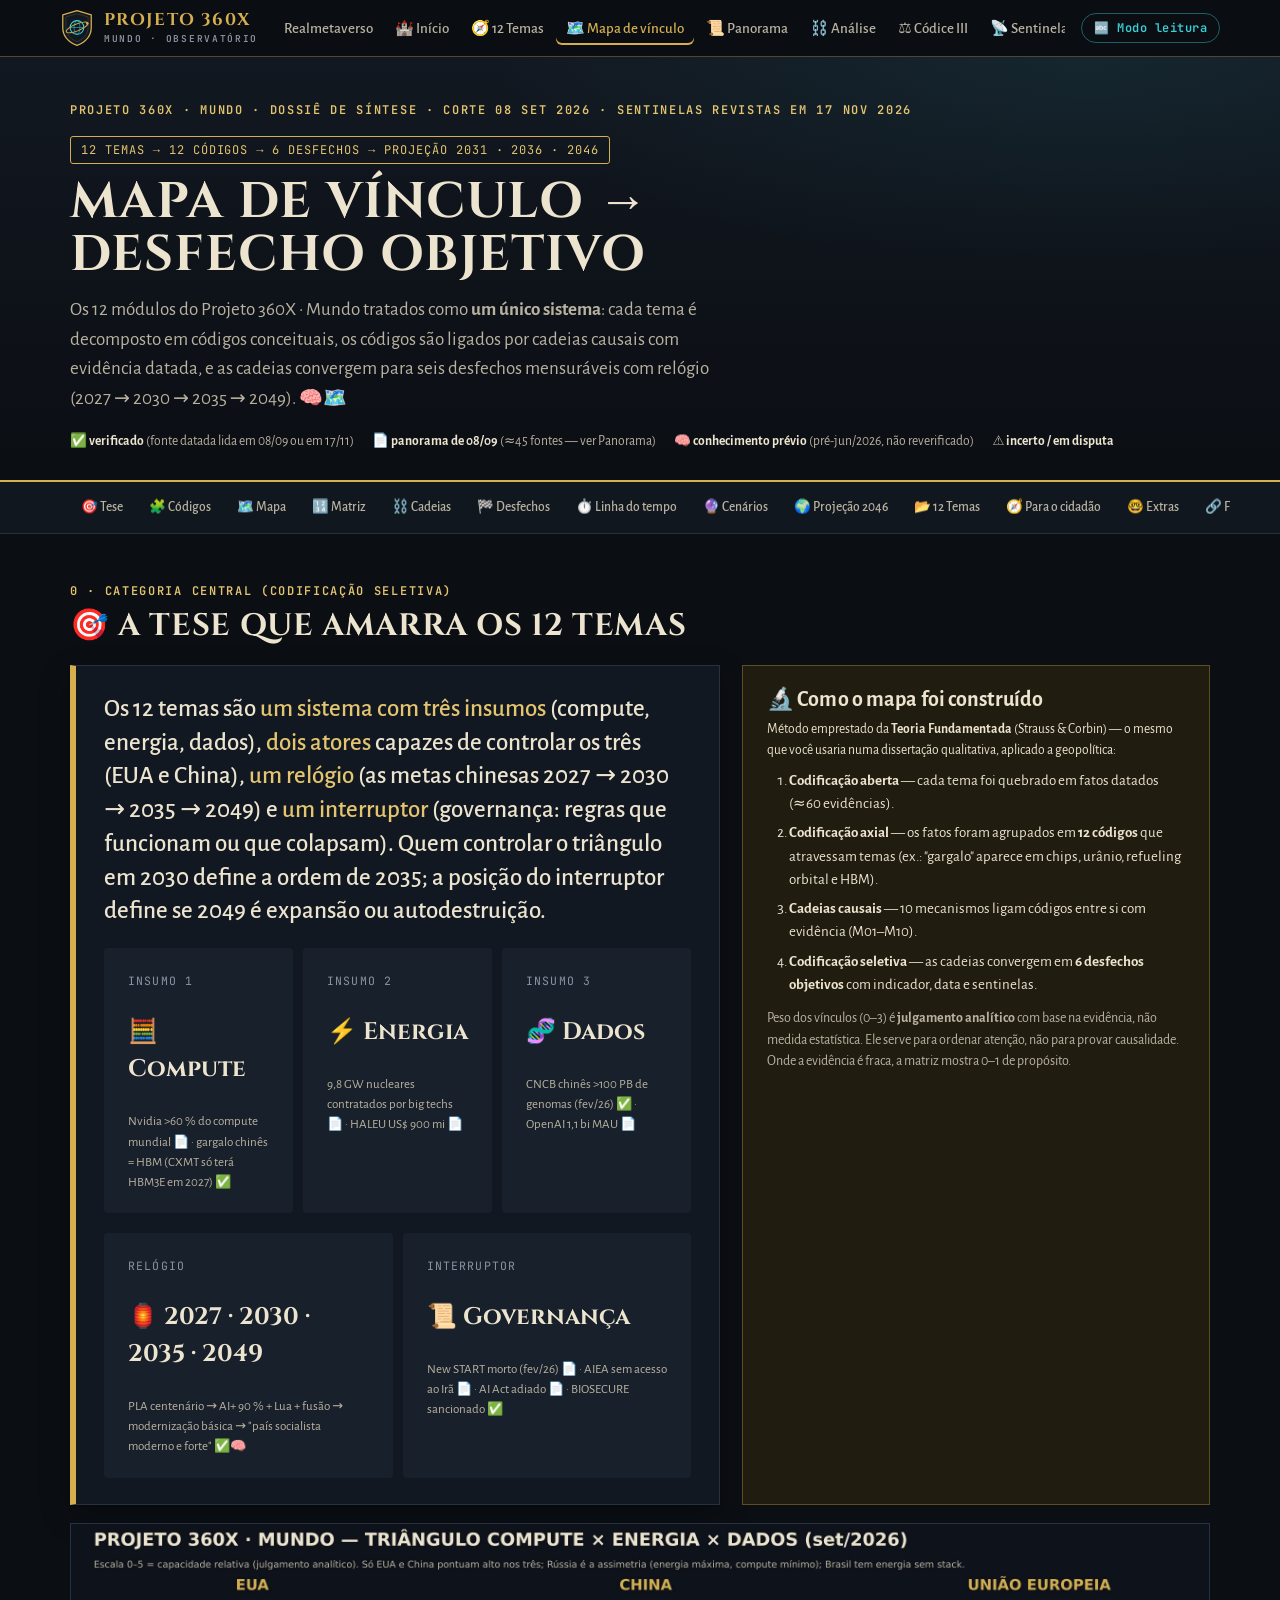
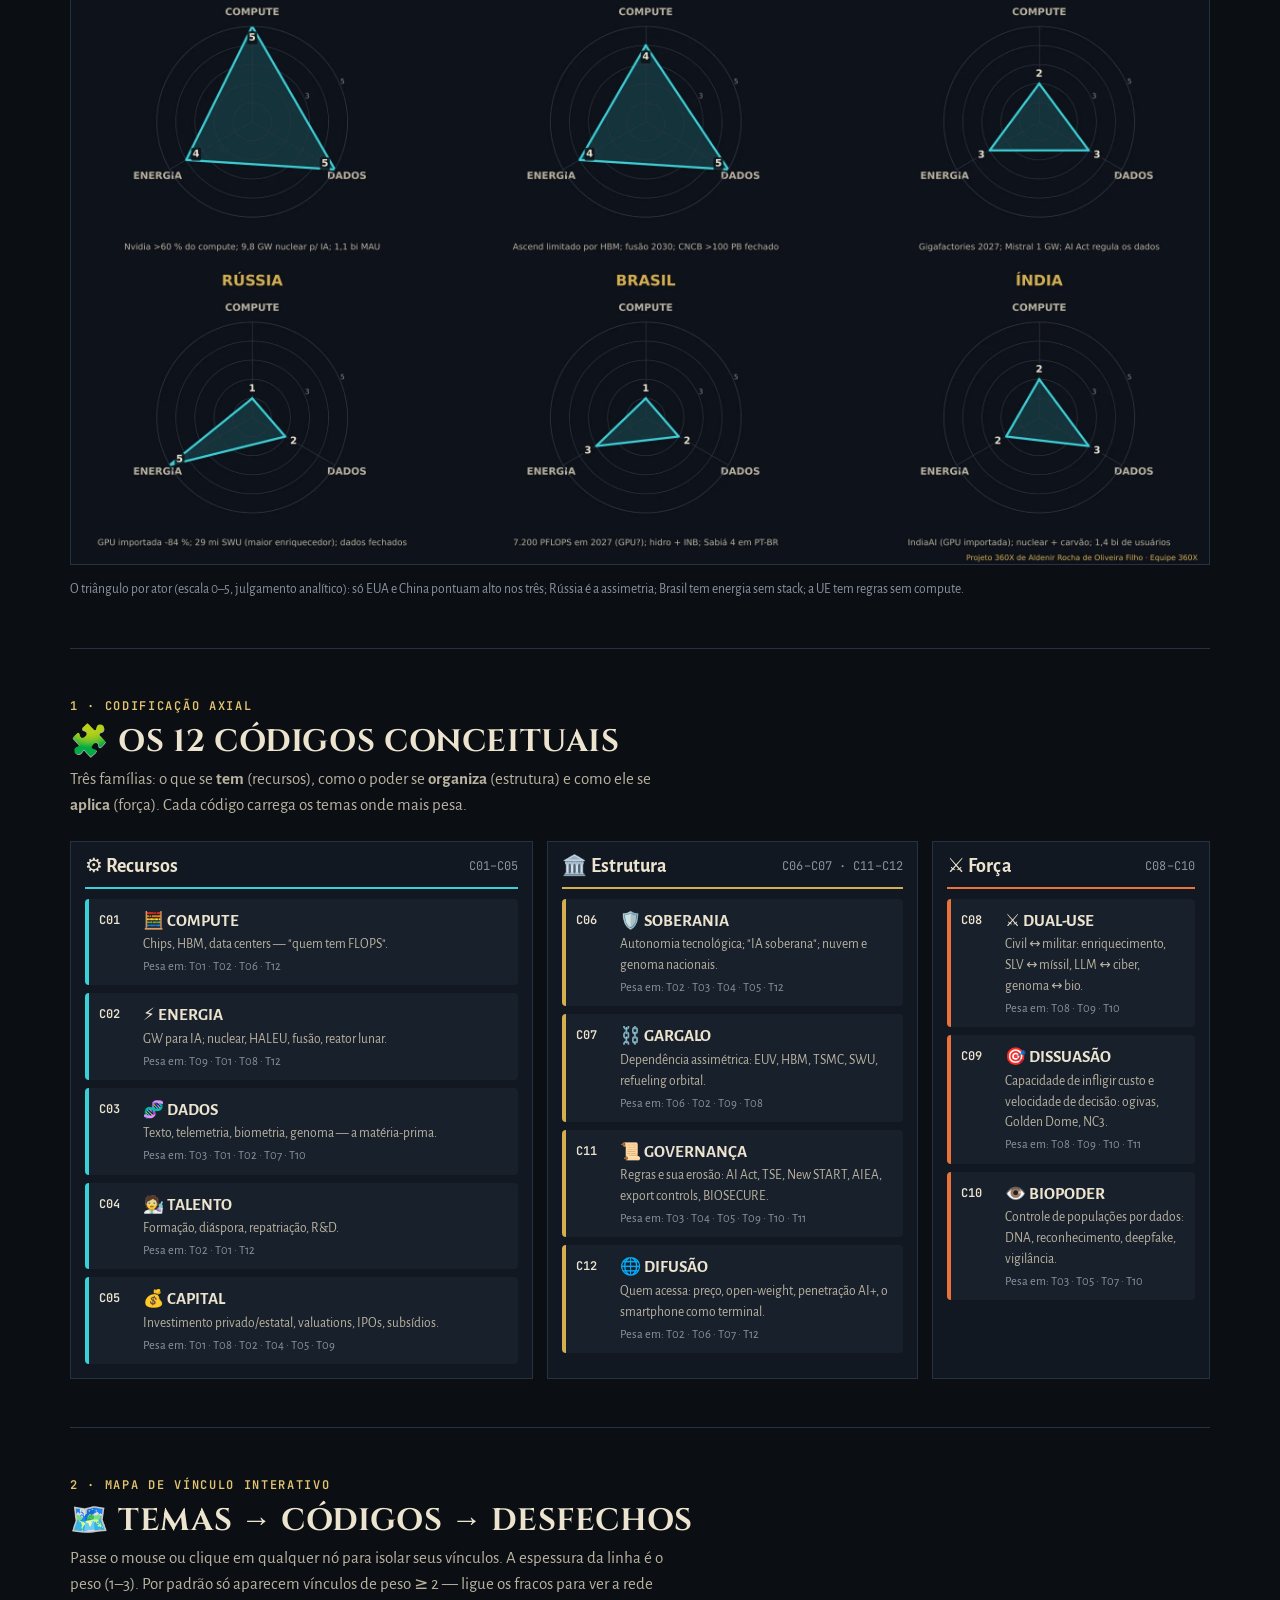
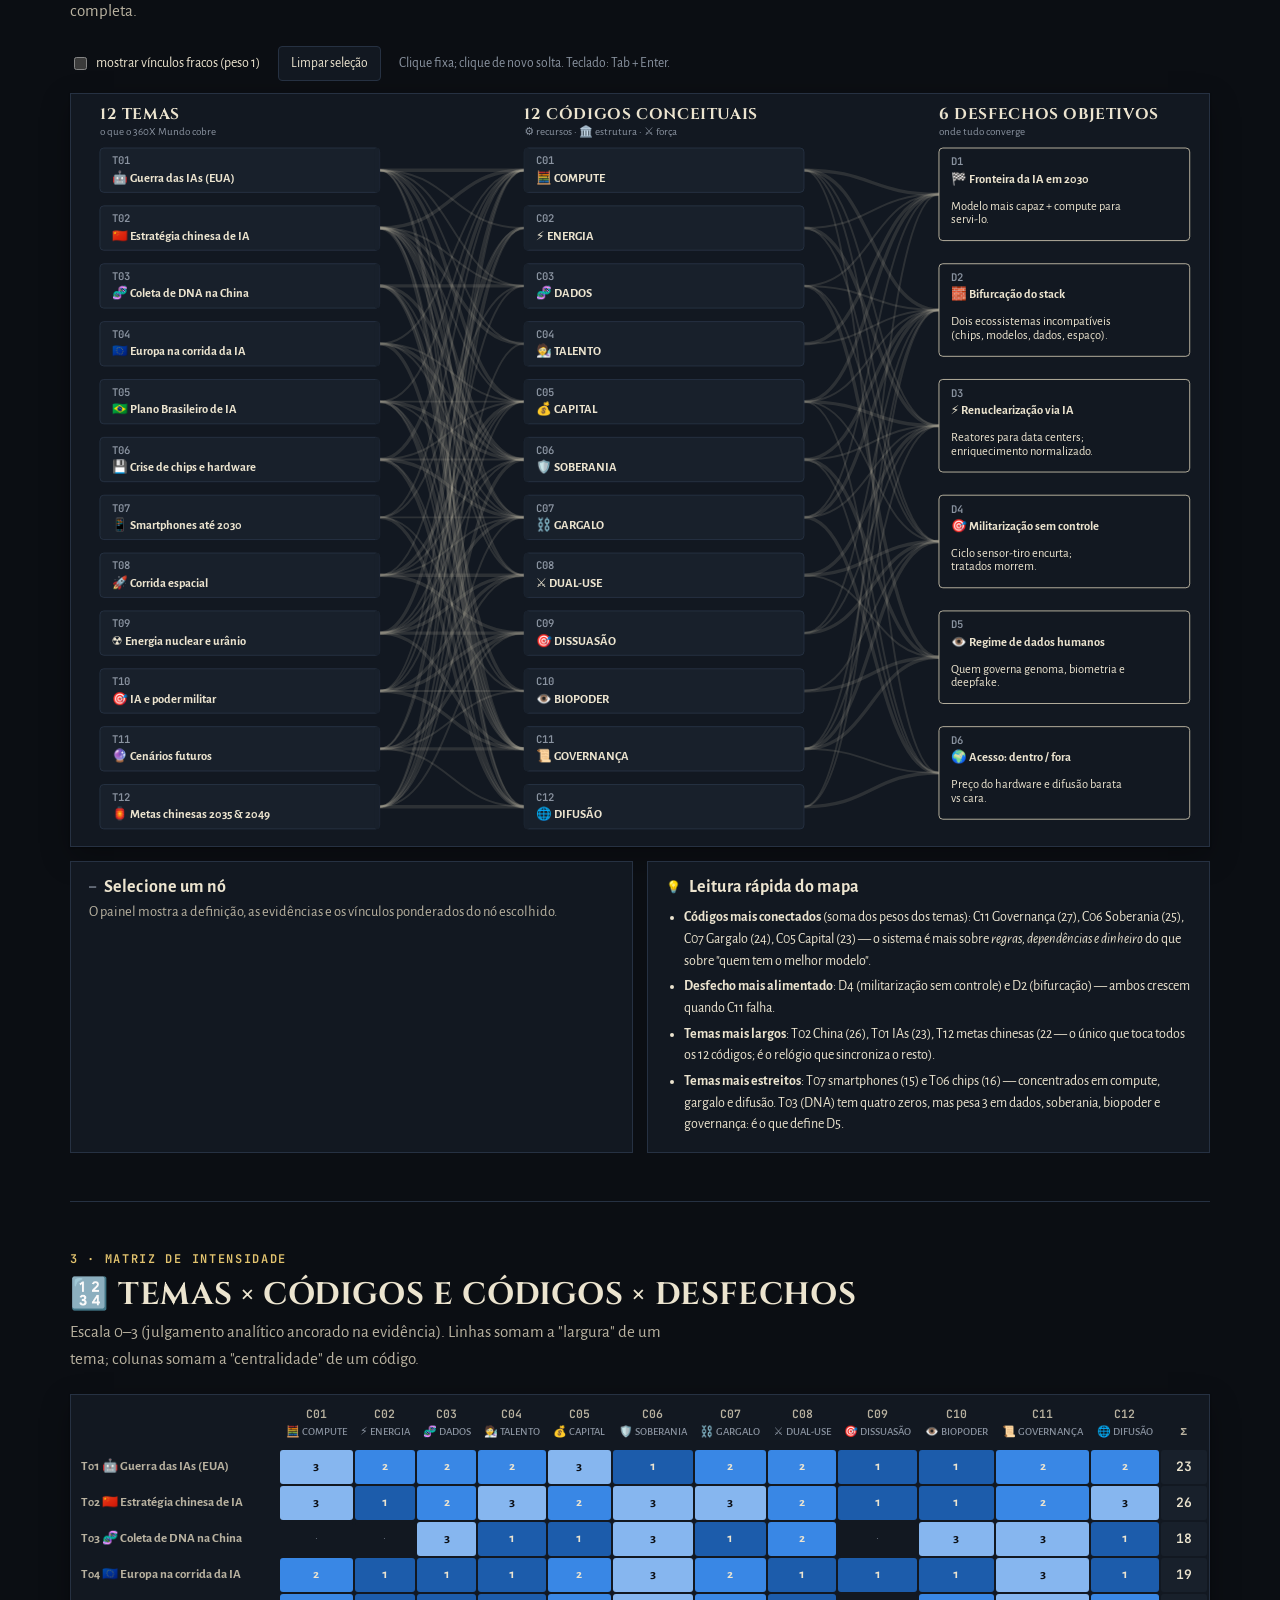
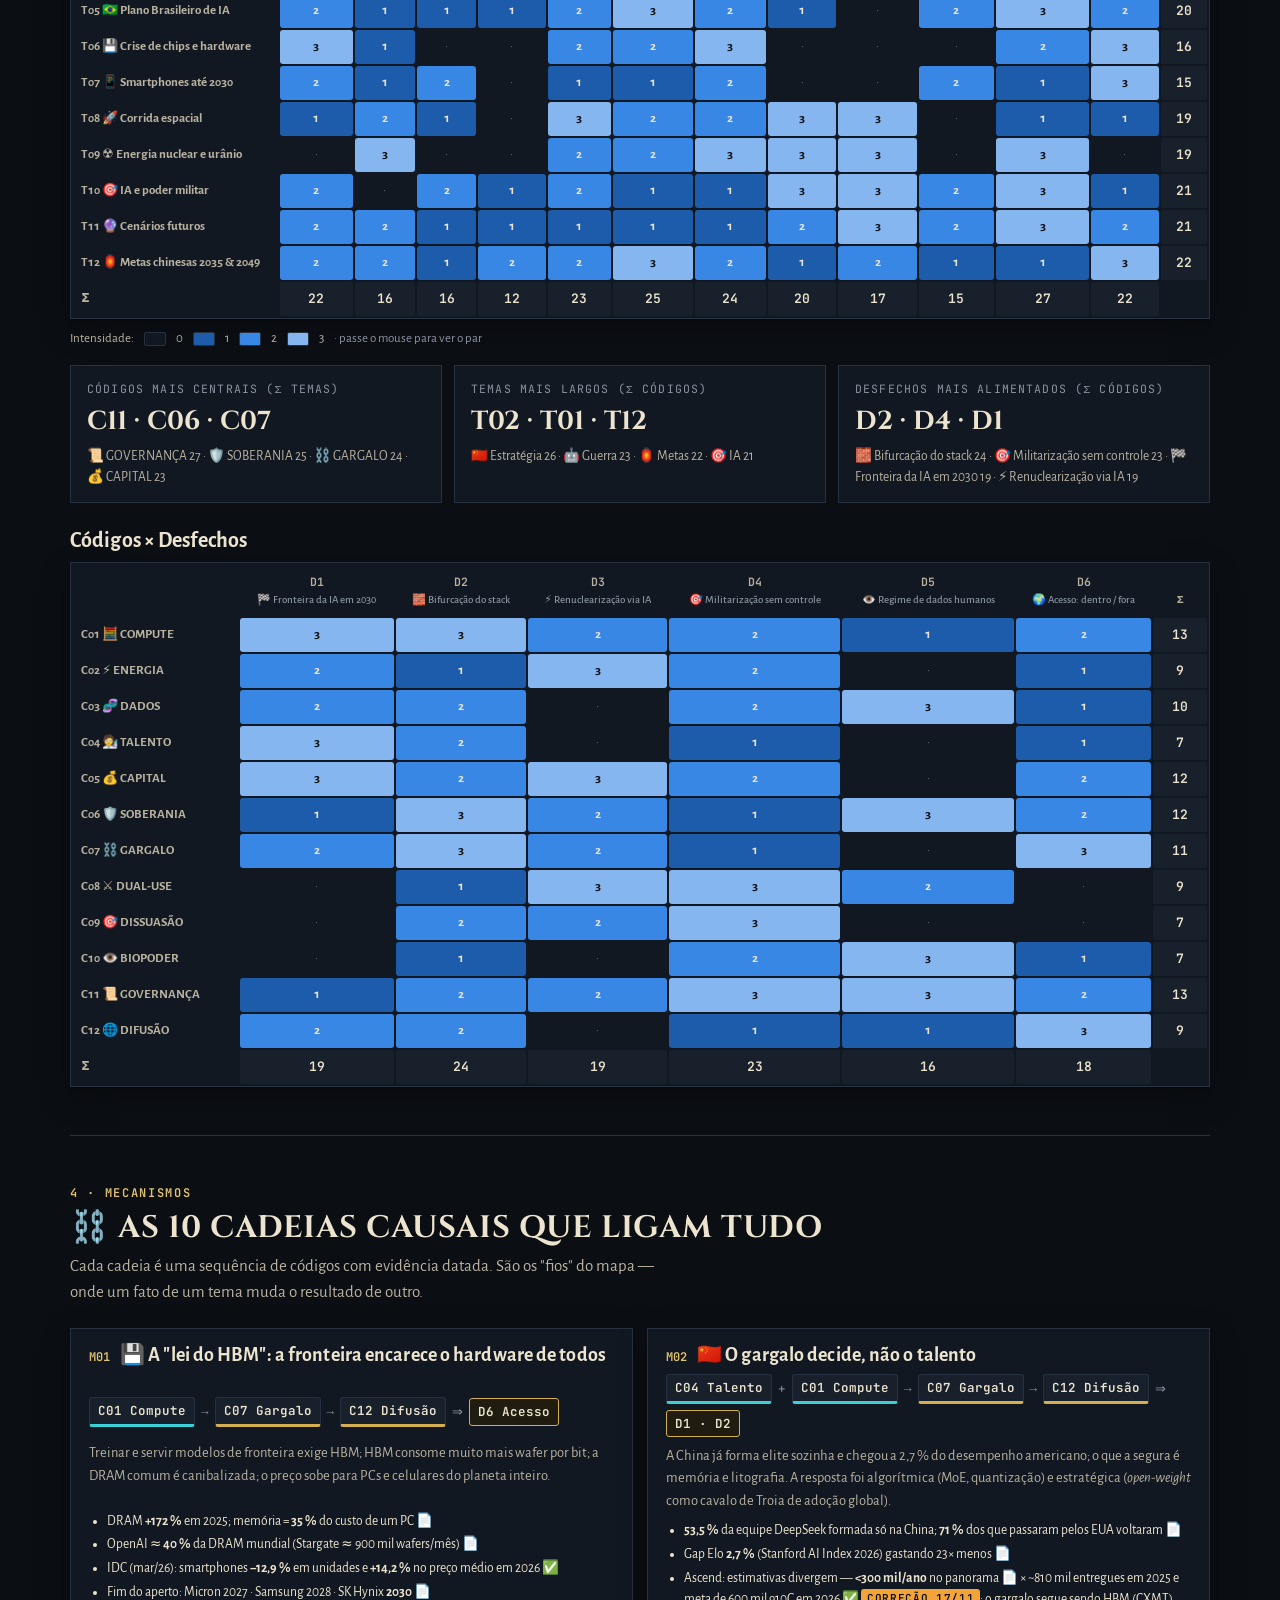
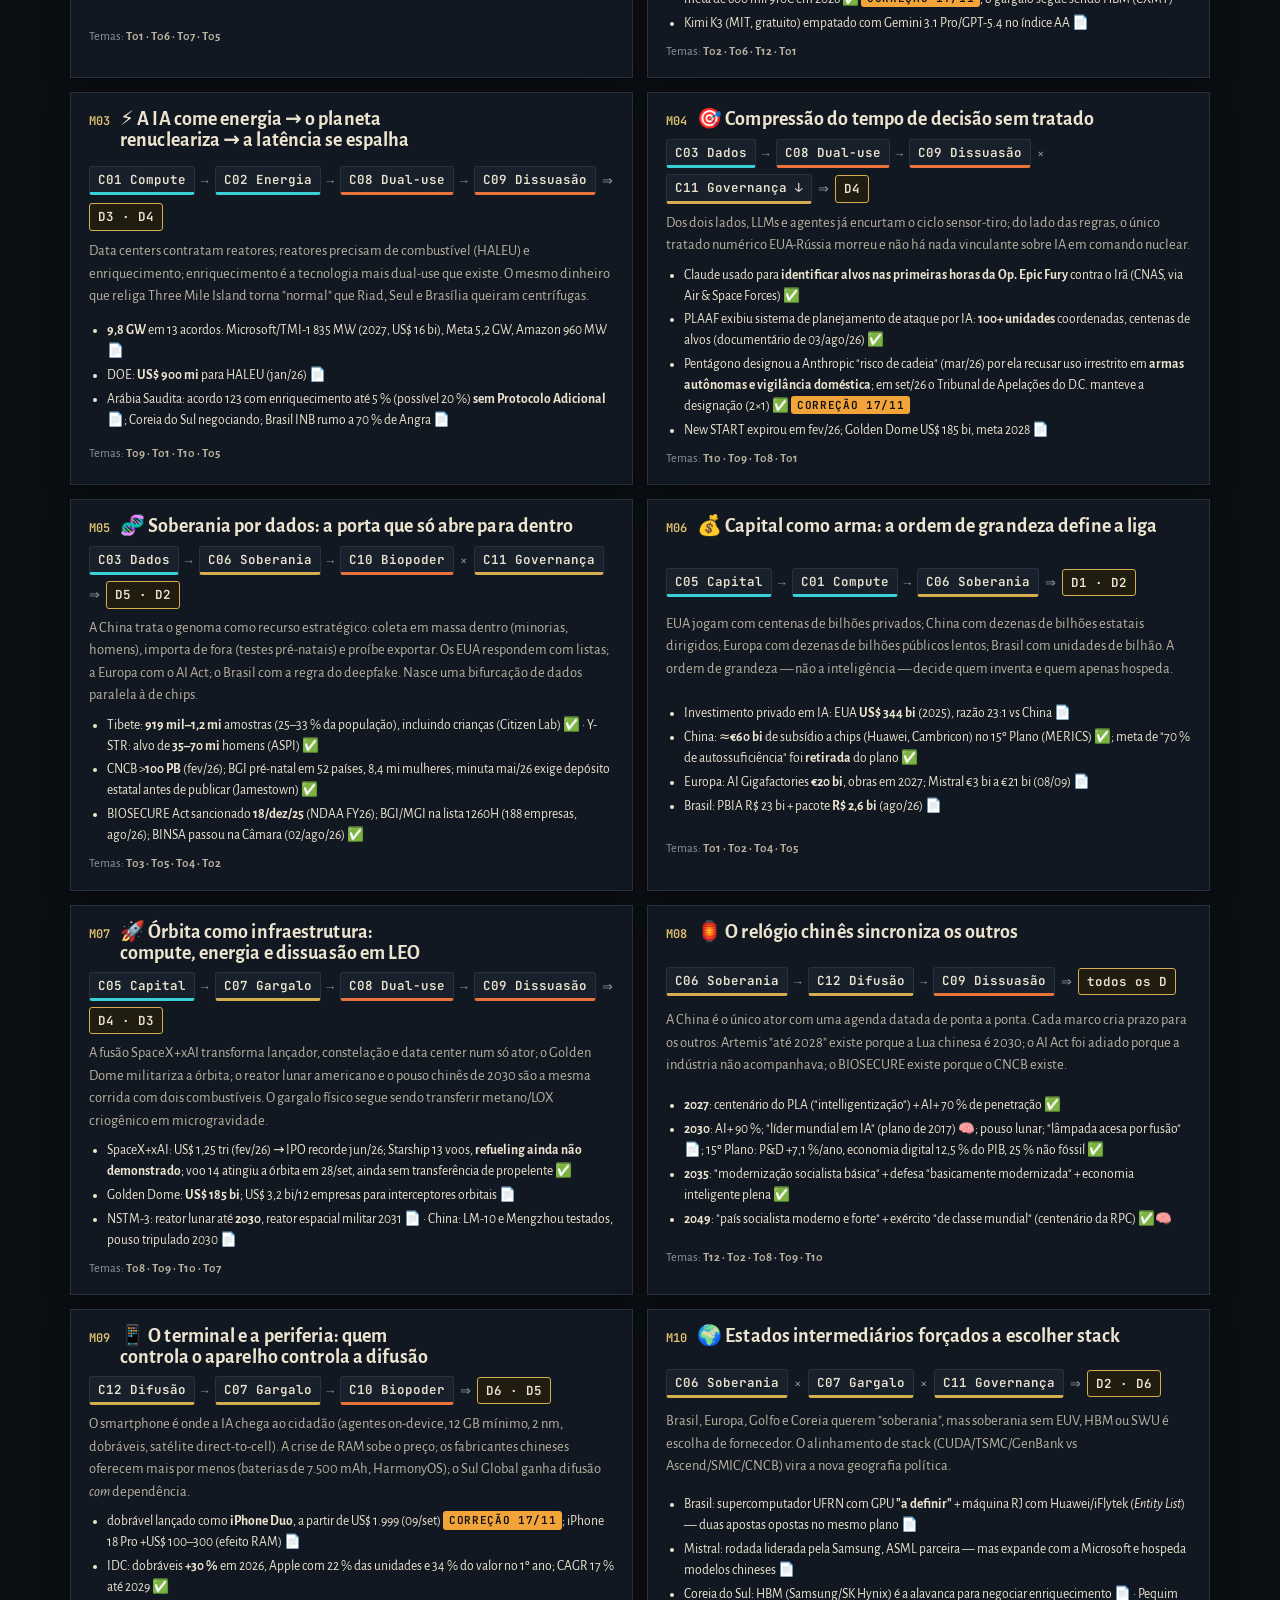
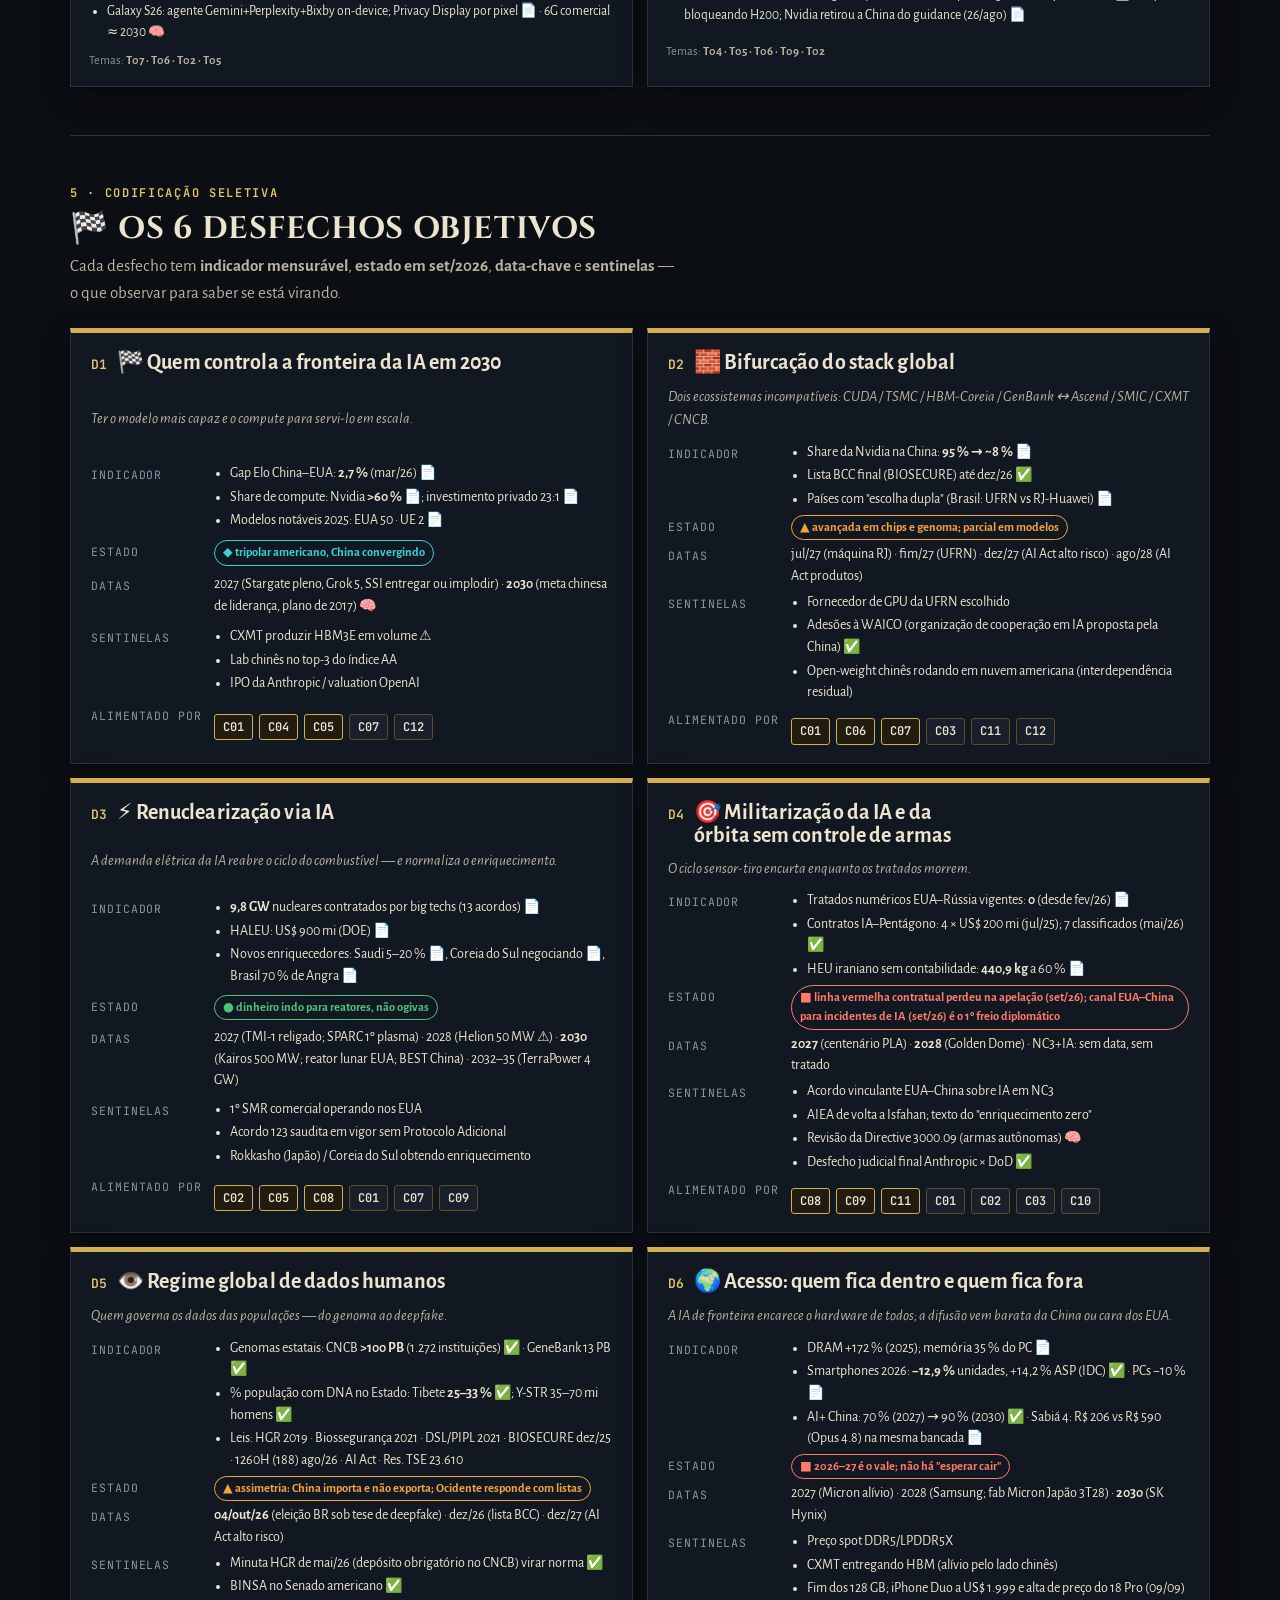
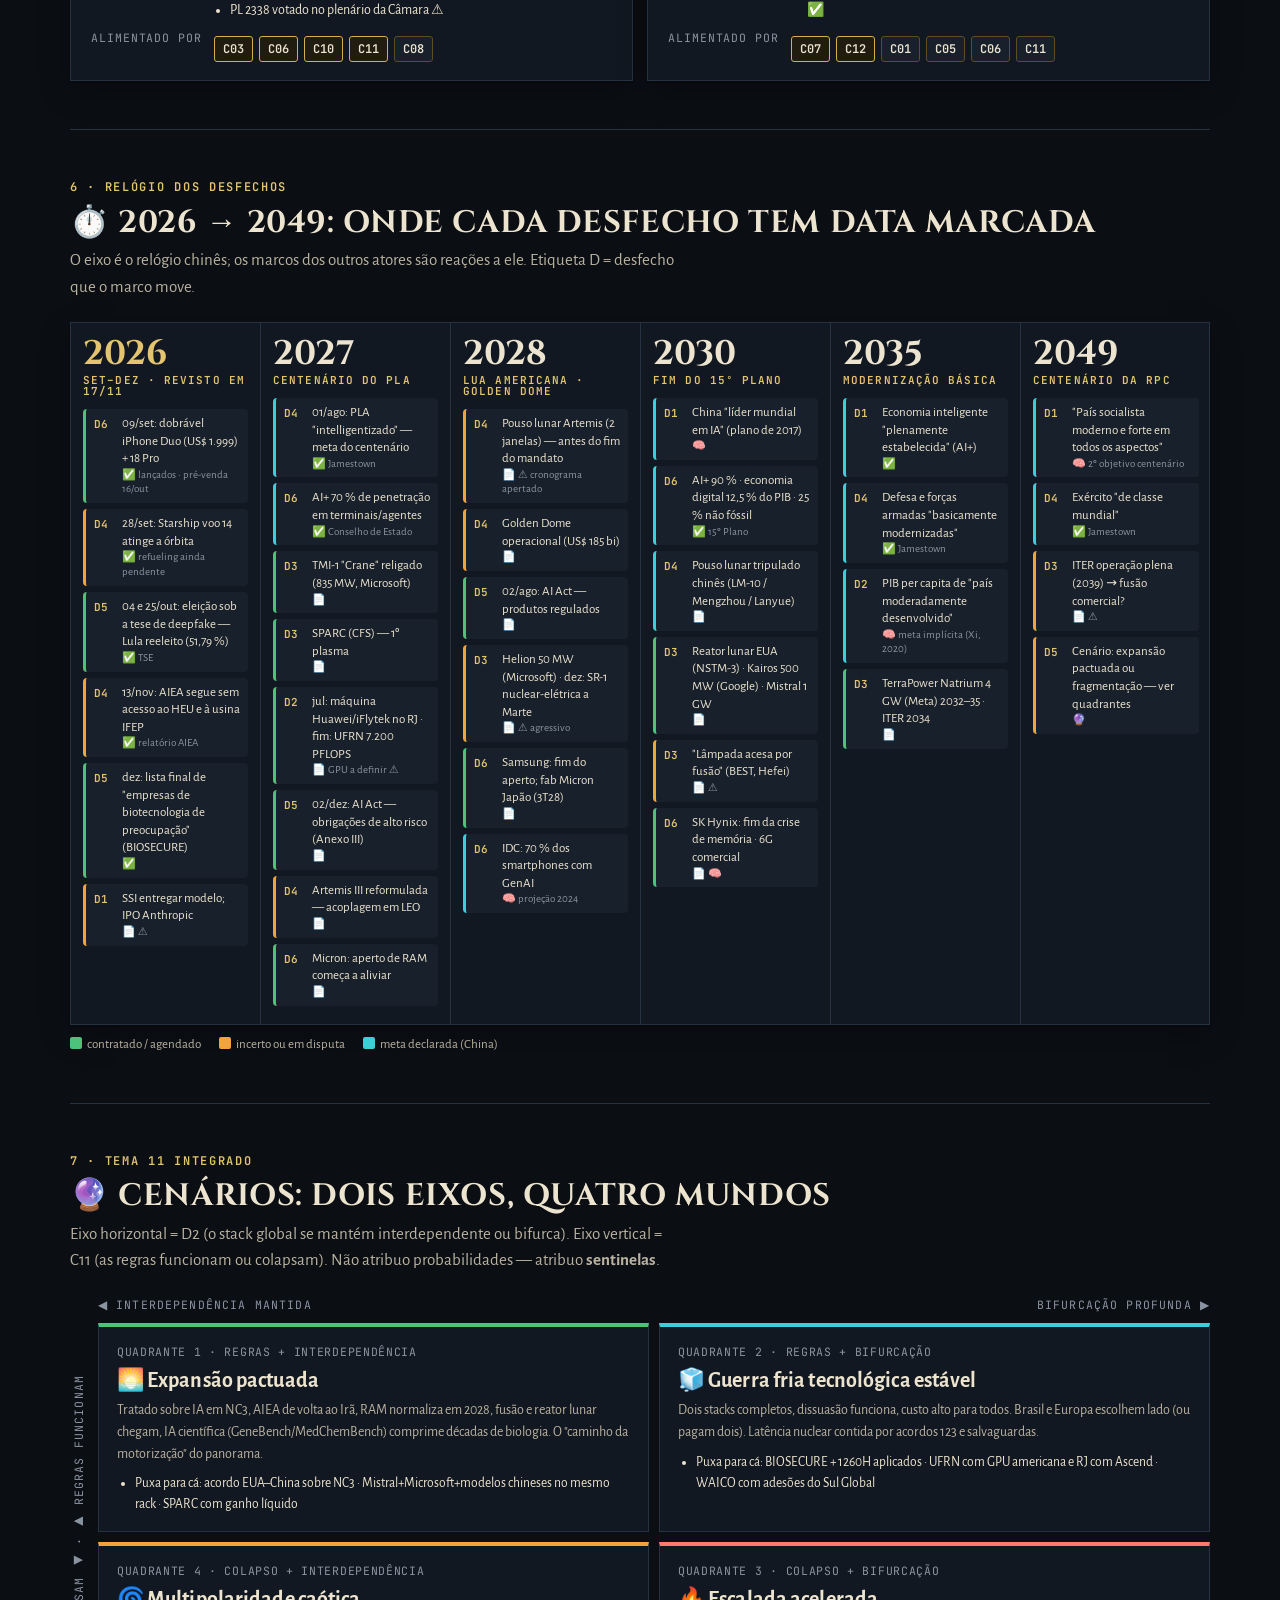
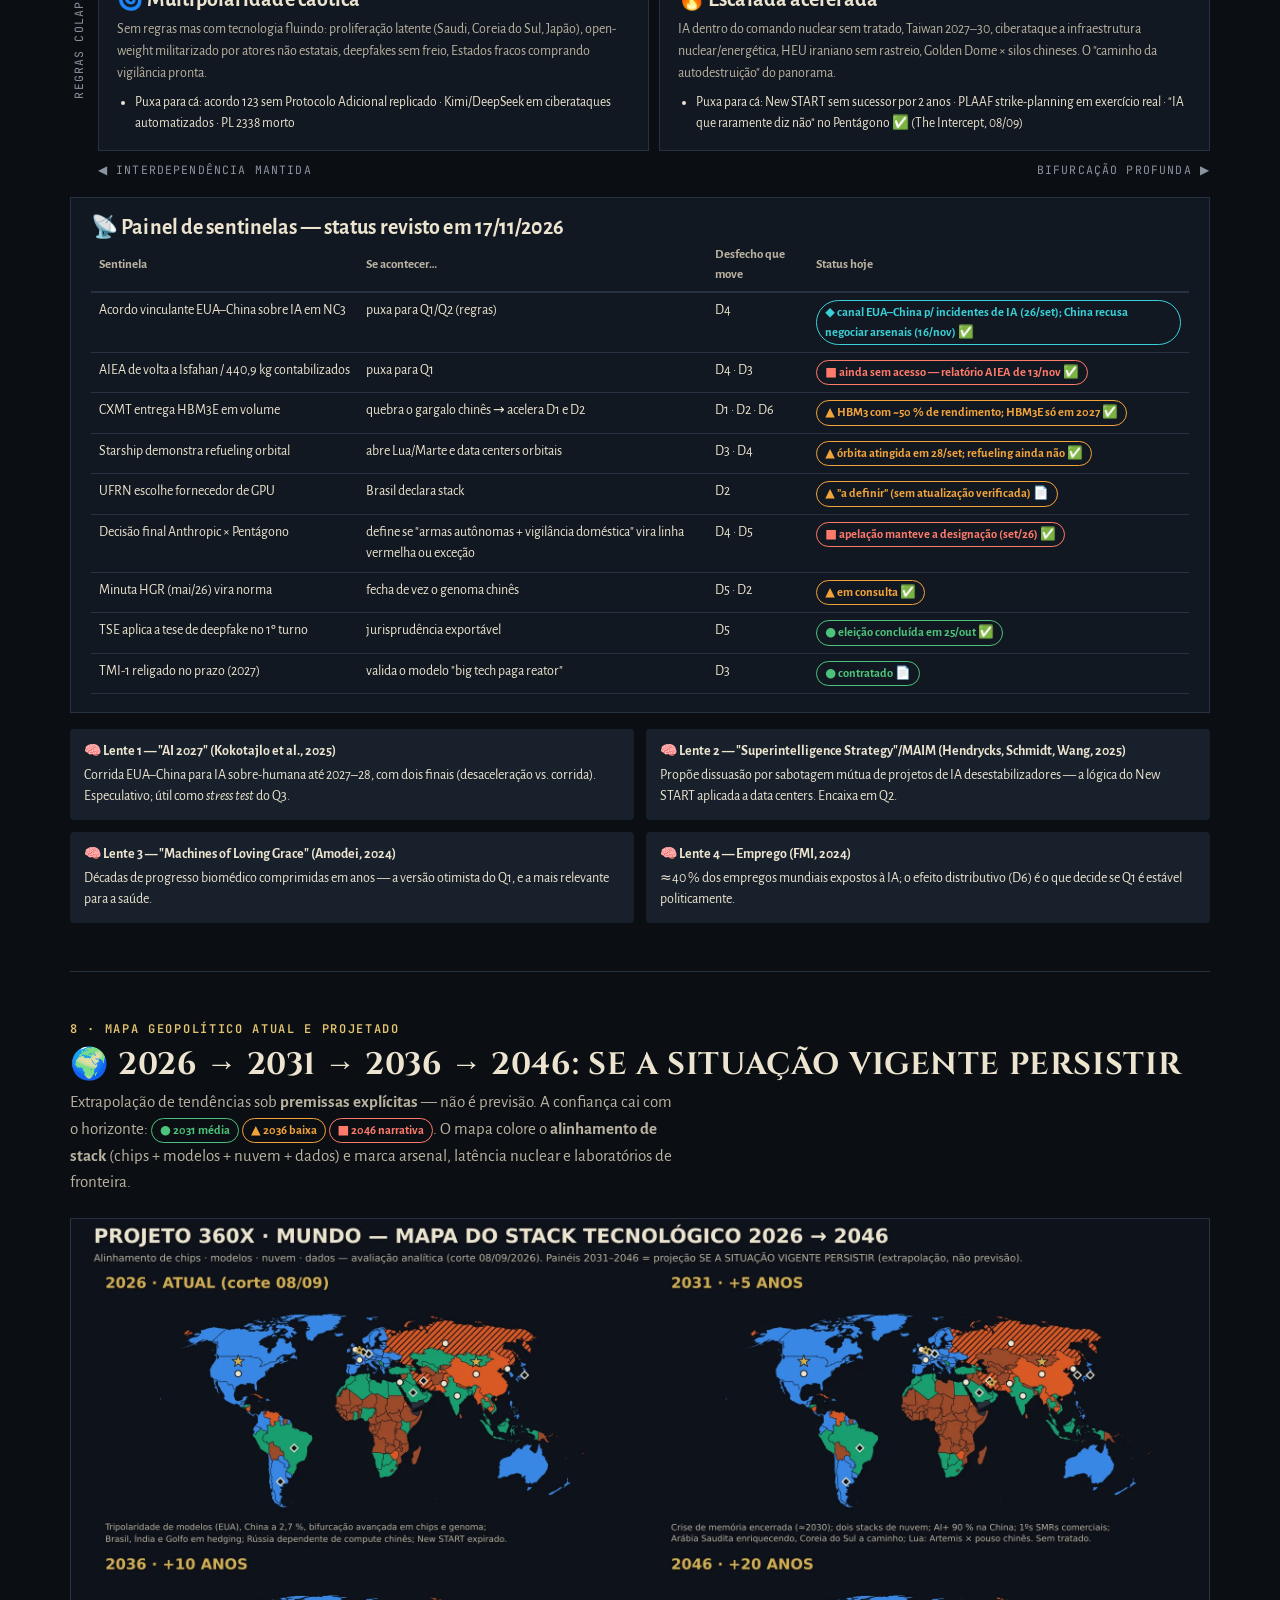
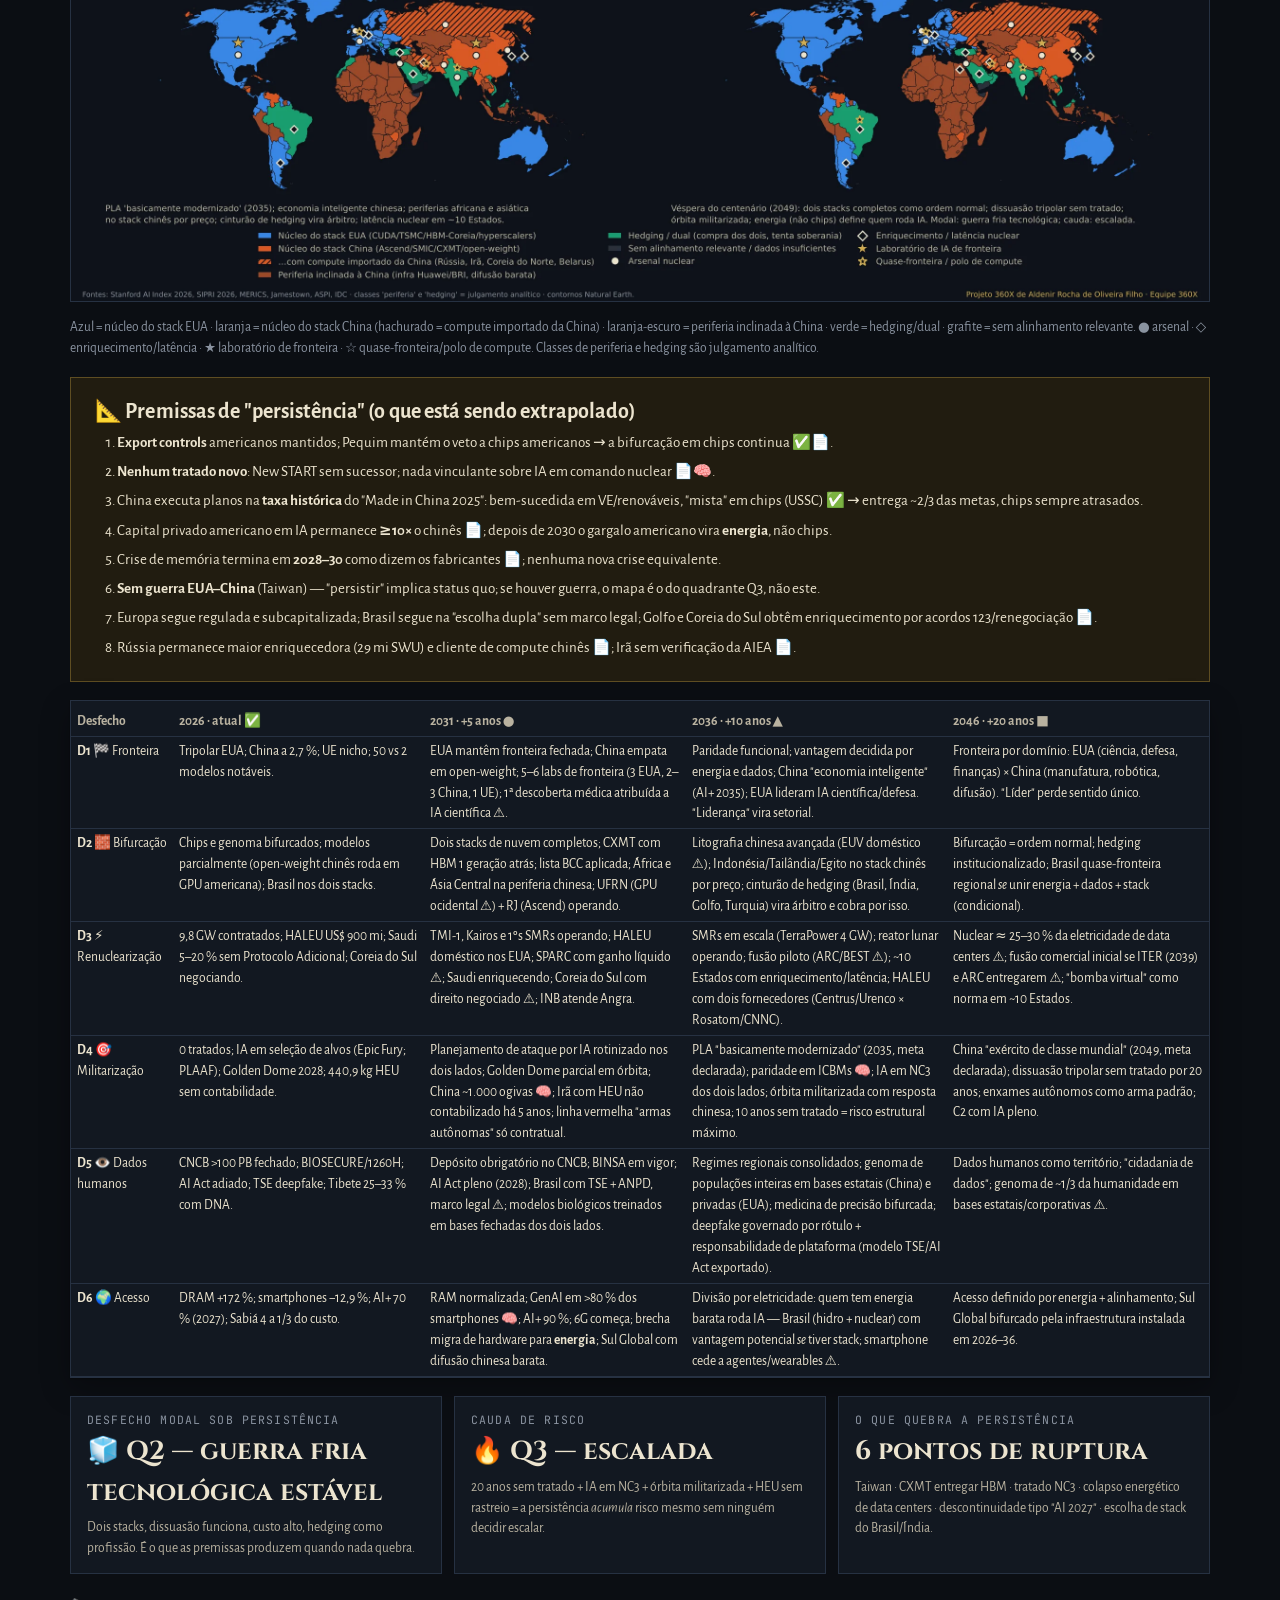
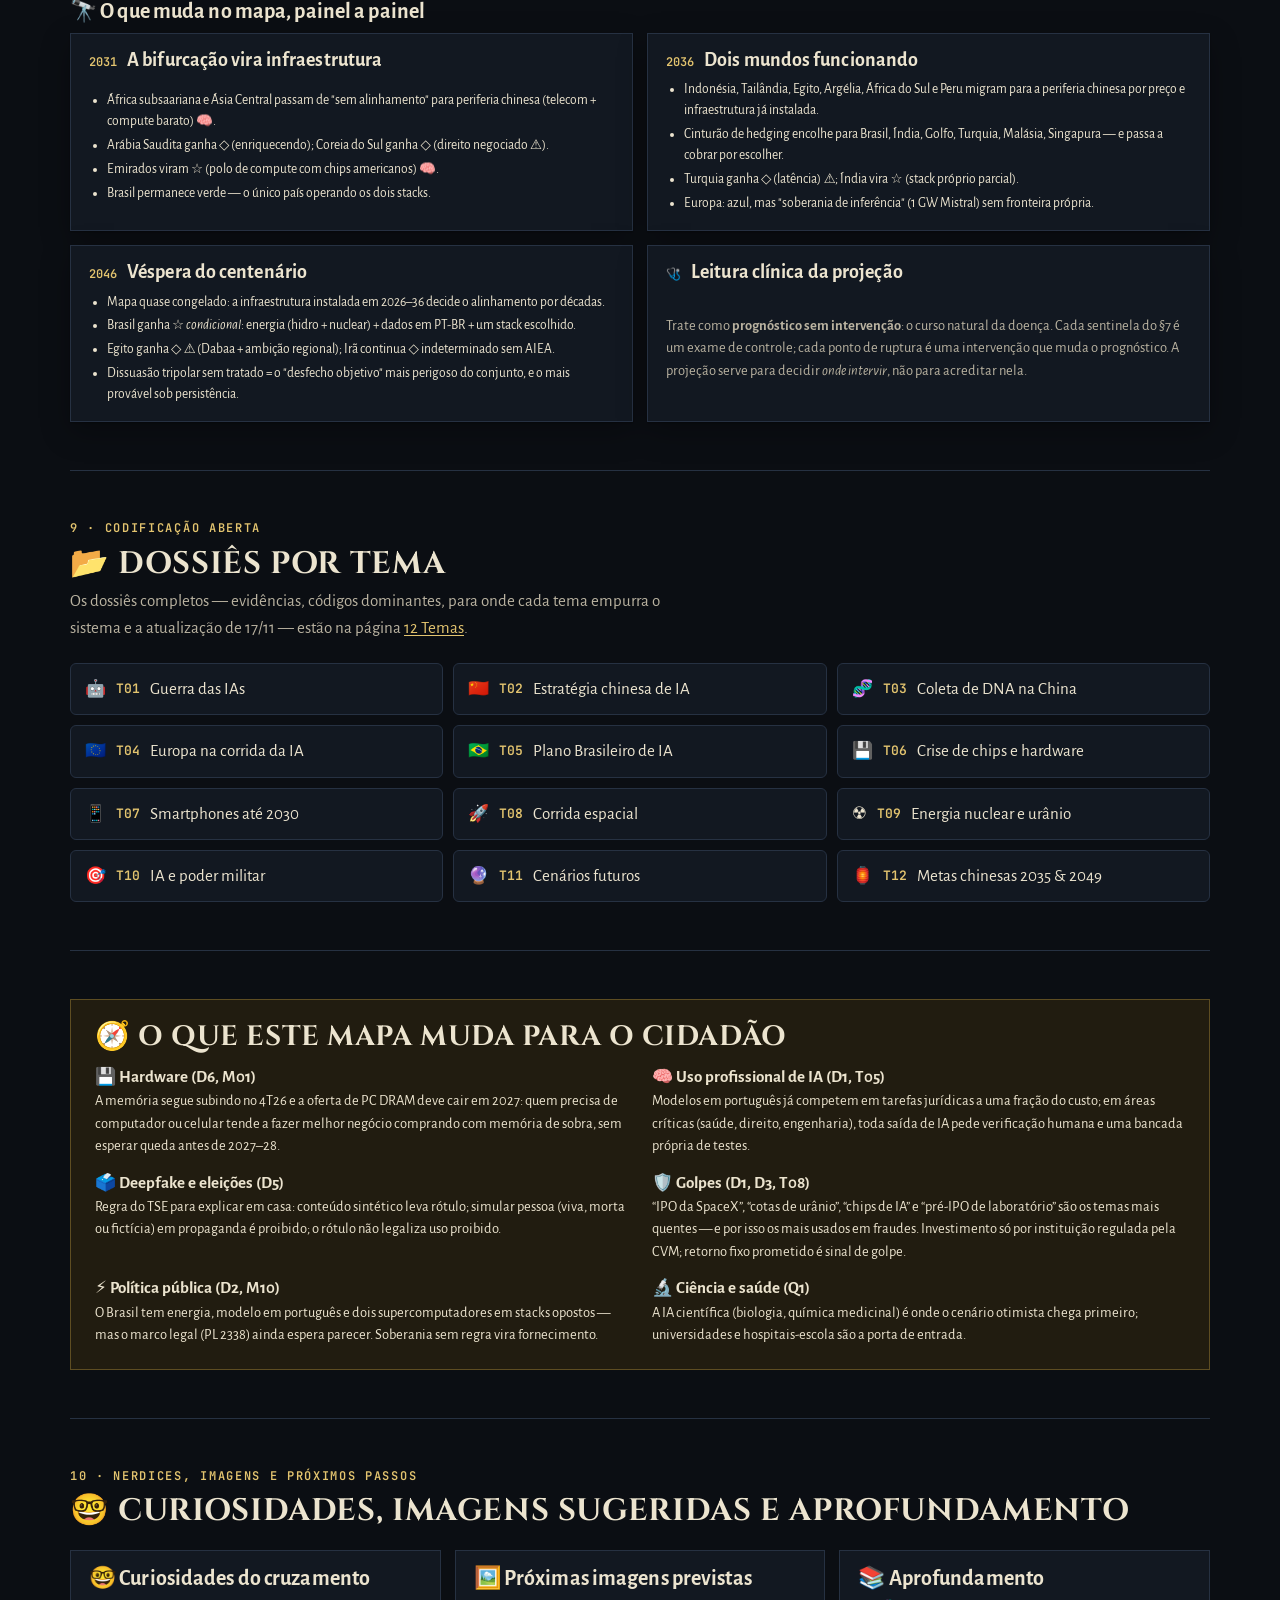
<file: mapa.html>
<!doctype html>
<html lang="pt-BR">
<head>
<meta charset="utf-8">
<meta name="viewport" content="width=device-width, initial-scale=1">
<meta name="description" content="Projeto 360X · Mundo — mapa interativo que liga 12 temas geopolítico-tecnológicos a 12 códigos conceituais, 10 cadeias causais e 6 desfechos, com projeção 2031/2036/2046.">
<link rel="icon" href="favicon.svg" type="image/svg+xml">
<link rel="stylesheet" href="assets/css/base.css">
<meta name="theme-color" content="#0b0e13">
<script>try{if(localStorage.getItem('x360-dys')==='1')document.documentElement.classList.add('x-dys')}catch(e){}</script>
<title>Mapa de Vínculo · Projeto 360X Mundo</title>
<style>
:root{
  color-scheme:dark;
  --bg:#0b0e13; --surface:#121821; --surface-2:#18202b; --ink:#ece4cf; --ink-2:#b9b2a0; --muted:#8a93a0; --line:#263142;
  --accent:#d4ae4f; --accent-ink:#e3c46f; --accent-soft:#211c10; --accent-line:#5e4d22;
  --fam-rec:#39d0d8; --fam-est:#d4ae4f; --fam-for:#e8743b;
  --seq0:#121821; --seq1:#1c5cab; --seq2:#3987e5; --seq3:#86b6ef; --seq3-ink:#0b0e13;
  --good:#4cc27a; --warn:#f2a33a; --serious:#f2a33a; --critical:#ff7a6b;
  --focus:#39d0d8; --shadow:0 1px 2px rgba(0,0,0,.35),0 10px 28px rgba(0,0,0,.28);
}
*{box-sizing:border-box}
body{margin:0;background:var(--bg);color:var(--ink);font-family:var(--f-body);font-size:16px;line-height:1.55;-webkit-font-smoothing:antialiased}
h1,h2,h3,h4{font-family:var(--f-display);line-height:1.05;margin:0;text-wrap:balance;letter-spacing:.005em}
h1{font-size:clamp(38px,6vw,64px);font-weight:700;text-transform:uppercase}
h2{font-size:clamp(28px,3.6vw,38px);font-weight:700;text-transform:uppercase}
h3{font-size:22px;font-weight:700}
h4{font-size:18px;font-weight:600}
p{margin:0}
a{color:var(--accent-ink);text-decoration-thickness:1px;text-underline-offset:2px}
a:hover{color:var(--ink)}
:focus-visible{outline:2px solid var(--focus);outline-offset:2px;border-radius:4px}
code,.mono{font-family:var(--f-mono)}
.wrap{max-width:1180px;margin:0 auto;padding:0 20px}
.eyebrow{font-family:var(--f-mono);font-size:12px;letter-spacing:.14em;text-transform:uppercase;color:var(--accent-ink);font-weight:600}
.lede{font-size:19px;color:var(--ink-2);max-width:68ch}
.muted{color:var(--muted)}
.small{font-size:13.5px}
.prose{max-width:72ch}
.prose p+p{margin-top:.75em}
strong{font-weight:600}
hr.rule{border:0;border-top:1px solid var(--line);margin:0}

/* masthead */
.masthead{padding:44px 0 28px;border-bottom:3px solid var(--accent);background:linear-gradient(180deg,var(--surface) 0%,var(--bg) 100%)}
.masthead .top{display:flex;justify-content:space-between;gap:16px;flex-wrap:wrap;align-items:baseline}
.stamp{font-family:var(--f-mono);font-size:12px;letter-spacing:.08em;text-transform:uppercase;color:var(--accent-ink);border:1.5px solid var(--accent);padding:4px 10px;border-radius:3px}
.masthead h1{margin-top:12px}
.masthead .lede{margin-top:14px}
.legend{display:flex;flex-wrap:wrap;gap:8px 18px;margin-top:18px;font-size:13.5px;color:var(--ink-2)}
.legend span b{font-weight:600;color:var(--ink)}
nav.toc{position:sticky;top:0;z-index:20;background:var(--surface);border-bottom:1px solid var(--line)}
nav.toc .wrap{display:flex;gap:4px;overflow-x:auto;padding-top:8px;padding-bottom:8px;scrollbar-width:thin}
nav.toc a{white-space:nowrap;font-size:13.5px;font-weight:500;text-decoration:none;color:var(--ink-2);padding:6px 10px;border-radius:999px;border:1px solid transparent}
nav.toc a:hover{background:var(--surface-2);color:var(--ink)}

/* sections */
section{padding:48px 0 12px}
section+section{border-top:1px solid var(--line);margin-top:36px}
.sec-head{display:grid;grid-template-columns:1fr;gap:8px;margin-bottom:22px}
.sec-head .eyebrow{margin-bottom:2px}
.sec-head .lede{font-size:17px}

/* core thesis */
.core{display:grid;grid-template-columns:1.25fr .9fr;gap:22px;align-items:stretch}
@media (max-width:860px){.core{grid-template-columns:1fr}}
.core-card{background:var(--surface);border:1px solid var(--line);border-left:6px solid var(--accent);padding:26px 28px;box-shadow:var(--shadow)}
.core-card .thesis{font-family:var(--f-display);font-size:clamp(24px,3vw,32px);line-height:1.15;font-weight:600;text-wrap:balance}
.core-card .thesis em{font-style:normal;color:var(--accent-ink)}
.triad{display:grid;grid-template-columns:repeat(3,1fr);gap:10px;margin-top:20px}
.triad div{background:var(--surface-2);padding:12px 12px 10px;border-radius:4px}
.triad .k{font-family:var(--f-mono);font-size:11.5px;letter-spacing:.1em;text-transform:uppercase;color:var(--muted)}
.triad .v{font-family:var(--f-display);font-size:24px;font-weight:700;margin-top:2px}
.triad .s{font-size:13px;color:var(--ink-2);margin-top:2px}
.method{background:var(--accent-soft);border:1px solid var(--accent-line);padding:22px 24px}
.method h3{margin-bottom:8px}
.method ol{margin:8px 0 0;padding-left:22px;font-size:15px}
.method li+li{margin-top:6px}
.method .why{margin-top:12px;font-size:14px;color:var(--ink-2)}

/* code table */
.families{display:grid;grid-template-columns:5fr 4fr 3fr;gap:14px}
@media (max-width:900px){.families{grid-template-columns:1fr}}
.family{border:1px solid var(--line);background:var(--surface);padding:14px}
.family h3{display:flex;align-items:center;gap:8px;font-size:20px;padding-bottom:10px;border-bottom:2px solid var(--fam);margin-bottom:10px}
.family h3 .n{font-family:var(--f-mono);font-size:12px;color:var(--muted);font-weight:400;margin-left:auto}
.codes{display:grid;gap:8px}
.code{display:grid;grid-template-columns:auto 1fr;gap:10px;align-items:start;padding:9px 10px;border-radius:4px;background:var(--surface-2);border-left:4px solid var(--fam)}
.code .id{font-family:var(--f-mono);font-size:12px;font-weight:600;color:var(--ink);padding-top:3px;min-width:34px}
.code .nm{font-weight:600}
.code .df{font-size:13.5px;color:var(--ink-2)}
.code .ex{font-size:12.5px;color:var(--muted);margin-top:2px}
.fam-rec{--fam:var(--fam-rec)} .fam-est{--fam:var(--fam-est)} .fam-for{--fam:var(--fam-for)}

/* map */
.map-tools{display:flex;flex-wrap:wrap;gap:10px 18px;align-items:center;margin-bottom:12px;font-size:14px}
.map-tools label{display:inline-flex;align-items:center;gap:6px;cursor:pointer}
.map-tools button{font:inherit;font-size:13.5px;padding:6px 12px;border-radius:4px;border:1px solid var(--line);background:var(--surface);color:var(--ink);cursor:pointer}
.map-tools button:hover{background:var(--surface-2)}
.map-frame{border:1px solid var(--line);background:var(--surface);overflow-x:auto;box-shadow:var(--shadow)}
.map-frame svg{display:block;min-width:960px;width:100%;height:auto;font-family:var(--f-body)}
.node rect{fill:var(--surface-2);stroke:var(--line);stroke-width:1;transition:opacity .15s}
.node text{fill:var(--ink);font-size:13px}
.node .nid{font-family:var(--f-mono);font-size:11px;fill:var(--muted);font-weight:600}
.node .fam{stroke:none}
.node{cursor:pointer}
.node:hover rect,.node.on rect{stroke:var(--accent);stroke-width:2}
.node.pinned rect{fill:var(--accent-soft);stroke:var(--accent);stroke-width:2.5}
.node.dim{opacity:.22}
.node.out rect{fill:var(--surface);stroke:var(--ink-2)}
.link{fill:none;stroke:var(--ink-2);stroke-opacity:.16;transition:stroke-opacity .15s,stroke .15s}
.link.on{stroke:var(--accent);stroke-opacity:.95}
.link.dim{stroke-opacity:.04}
.colhead{font-family:var(--f-display);font-size:16px;font-weight:700;fill:var(--ink);text-transform:uppercase;letter-spacing:.04em}
.colsub{font-size:11.5px;fill:var(--muted)}
.map-panel{margin-top:14px;display:grid;grid-template-columns:1fr 1fr;gap:14px}
@media (max-width:860px){.map-panel{grid-template-columns:1fr}}
.panel{background:var(--surface);border:1px solid var(--line);padding:16px 18px;min-height:120px}
.panel h4{display:flex;align-items:center;gap:8px}
.panel h4 .id{font-family:var(--f-mono);font-size:12px;color:var(--muted);font-weight:600}
.panel .df{margin-top:4px;color:var(--ink-2);font-size:14.5px}
.panel ul{margin:10px 0 0;padding-left:18px;font-size:14px}
.panel li+li{margin-top:4px}
.chips{display:flex;flex-wrap:wrap;gap:6px;margin-top:10px}
.chip{font-family:var(--f-mono);font-size:12px;font-weight:600;padding:3px 8px;border-radius:3px;background:var(--surface-2);border:1px solid var(--line);color:var(--ink)}
.chip.w3{border-color:var(--accent);background:var(--accent-soft)}
.chip.w2{border-color:var(--accent-line)}
.chip .w{color:var(--muted);font-weight:400}

/* matrix */
.matrix-wrap{overflow-x:auto;border:1px solid var(--line);background:var(--surface);box-shadow:var(--shadow)}
table.matrix{border-collapse:separate;border-spacing:2px;font-size:13px;min-width:860px;width:100%;font-variant-numeric:tabular-nums}
table.matrix th{font-weight:600;text-align:left;padding:6px 8px;background:var(--surface);color:var(--ink-2);white-space:nowrap}
table.matrix thead th{font-family:var(--f-mono);font-size:11.5px;text-align:center;vertical-align:bottom;padding:8px 4px}
table.matrix thead th span{display:block;font-family:var(--f-body);font-size:11px;color:var(--muted);font-weight:500}
table.matrix td{text-align:center;padding:0;height:34px;min-width:44px;border-radius:3px;font-weight:600;cursor:default;transition:outline .1s}
table.matrix td.v0{background:var(--seq0);color:var(--muted);font-weight:400}
table.matrix td.v1{background:var(--seq1);color:var(--ink)}
table.matrix td.v2{background:var(--seq2);color:var(--ink)}
table.matrix td.v3{background:var(--seq3);color:var(--seq3-ink)}
table.matrix td.sum{background:var(--surface-2);color:var(--ink);font-family:var(--f-mono);font-weight:600}
table.matrix tr.hl th{color:var(--ink);background:var(--accent-soft)}
table.matrix th.hl{color:var(--ink)!important;background:var(--accent-soft)!important}
table.matrix td:hover{outline:2px solid var(--accent);outline-offset:-2px}
.mx-legend{display:flex;align-items:center;gap:10px;font-size:13px;color:var(--ink-2);margin:10px 0 0;flex-wrap:wrap}
.mx-legend i{display:inline-block;width:22px;height:14px;border-radius:2px;border:1px solid var(--line);vertical-align:middle}
.tip{position:fixed;pointer-events:none;z-index:50;background:var(--ink);color:var(--bg);font-size:12.5px;padding:6px 9px;border-radius:4px;max-width:280px;opacity:0;transition:opacity .1s}
.tip.show{opacity:1}
.readouts{display:grid;grid-template-columns:repeat(3,1fr);gap:12px;margin-top:16px}
@media (max-width:860px){.readouts{grid-template-columns:1fr}}
.readout{background:var(--surface);border:1px solid var(--line);padding:14px 16px}
.readout .k{font-family:var(--f-mono);font-size:11.5px;letter-spacing:.1em;text-transform:uppercase;color:var(--muted)}
.readout .v{font-family:var(--f-display);font-size:26px;font-weight:700;margin-top:4px}
.readout .s{font-size:13.5px;color:var(--ink-2);margin-top:4px}

/* chains */
.chains{display:grid;grid-template-columns:repeat(2,1fr);gap:14px}
@media (max-width:860px){.chains{grid-template-columns:1fr}}
.chain{background:var(--surface);border:1px solid var(--line);padding:16px 18px;display:grid;gap:8px;box-shadow:var(--shadow)}
.chain .hd{display:flex;align-items:baseline;gap:10px}
.chain .hd .id{font-family:var(--f-mono);font-size:12px;color:var(--accent-ink);font-weight:600}
.chain .hd h3{font-size:20px}
.chain .flow{display:flex;flex-wrap:wrap;gap:6px;align-items:center;font-family:var(--f-mono);font-size:12.5px}
.chain .flow .c{padding:3px 8px;border-radius:3px;background:var(--surface-2);border:1px solid var(--line);font-weight:600}
.chain .flow .c.rec{border-bottom:3px solid var(--fam-rec)} .chain .flow .c.est{border-bottom:3px solid var(--fam-est)} .chain .flow .c.for{border-bottom:3px solid var(--fam-for)}
.chain .flow .c.d{background:var(--accent-soft);border-color:var(--accent)}
.chain .flow .ar{color:var(--muted)}
.chain p{font-size:14.5px;color:var(--ink-2)}
.chain .ev{font-size:13.5px;margin:0;padding-left:18px}
.chain .ev li+li{margin-top:3px}
.chain .themes{font-size:12.5px;color:var(--muted)}
.chain .themes b{color:var(--ink-2);font-weight:600}

/* outcomes */
.outcomes{display:grid;grid-template-columns:repeat(2,1fr);gap:14px}
@media (max-width:900px){.outcomes{grid-template-columns:1fr}}
.outcome{background:var(--surface);border:1px solid var(--line);border-top:5px solid var(--accent);padding:18px 20px;display:grid;gap:10px;box-shadow:var(--shadow)}
.outcome .hd{display:flex;gap:10px;align-items:baseline}
.outcome .hd .id{font-family:var(--f-mono);font-size:13px;font-weight:600;color:var(--accent-ink)}
.outcome .def{font-size:15px;color:var(--ink-2);font-style:italic}
.kv{display:grid;grid-template-columns:auto 1fr;gap:4px 12px;font-size:14px}
.kv .k{font-family:var(--f-mono);font-size:11.5px;letter-spacing:.08em;text-transform:uppercase;color:var(--muted);padding-top:3px;white-space:nowrap}
.kv .v ul{margin:0;padding-left:16px}
.kv .v li+li{margin-top:2px}
.state{display:inline-flex;align-items:center;gap:6px;font-size:12.5px;font-weight:600;padding:2px 8px;border-radius:999px;border:1px solid var(--line)}
.state.crit{border-color:var(--critical);color:var(--critical)}
.state.warn{border-color:var(--serious);color:var(--serious)}
.state.good{border-color:var(--good);color:var(--good)}
.state.info{border-color:var(--fam-rec);color:var(--fam-rec)}

/* timeline */
.timeline{overflow-x:auto;border:1px solid var(--line);background:var(--surface);box-shadow:var(--shadow)}
.tl{display:grid;grid-template-columns:repeat(6,minmax(190px,1fr));min-width:1140px}
.tl .col{padding:14px 12px 18px;border-right:1px solid var(--line)}
.tl .col:last-child{border-right:0}
.tl .yr{font-family:var(--f-display);font-size:34px;font-weight:700;line-height:1;color:var(--ink)}
.tl .yr small{display:block;font-family:var(--f-mono);font-size:11px;letter-spacing:.1em;text-transform:uppercase;color:var(--accent-ink);margin-top:4px;font-weight:600}
.tl .yr.now{color:var(--accent-ink)}
.ms{margin-top:12px;display:grid;gap:6px}
.m{display:grid;grid-template-columns:auto 1fr;gap:6px;align-items:start;font-size:13px;line-height:1.35;padding:6px 8px;border-radius:4px;background:var(--surface-2)}
.m .d{font-family:var(--f-mono);font-size:11px;font-weight:600;color:var(--accent-ink);padding-top:2px;min-width:22px}
.m .st{font-size:11px;color:var(--muted);display:block}
.m.ok{border-left:3px solid var(--good)} .m.unc{border-left:3px solid var(--warn)} .m.goal{border-left:3px solid var(--fam-rec)}
.tl-legend{display:flex;flex-wrap:wrap;gap:8px 18px;font-size:13px;color:var(--ink-2);margin-top:10px}
.tl-legend i{display:inline-block;width:12px;height:12px;border-radius:2px;vertical-align:-1px;margin-right:5px}

/* scenarios */
.quad{display:grid;grid-template-columns:auto 1fr 1fr;grid-template-rows:auto 1fr 1fr auto;gap:10px;align-items:stretch}
.quad .axis-y{writing-mode:vertical-rl;transform:rotate(180deg);font-family:var(--f-mono);font-size:11.5px;letter-spacing:.1em;text-transform:uppercase;color:var(--muted);text-align:center;grid-row:2/4;grid-column:1}
.quad .axis-x{grid-column:2/4;grid-row:4;font-family:var(--f-mono);font-size:11.5px;letter-spacing:.1em;text-transform:uppercase;color:var(--muted);display:flex;justify-content:space-between}
.quad .axis-top{grid-column:2/4;grid-row:1;font-family:var(--f-mono);font-size:11.5px;letter-spacing:.1em;text-transform:uppercase;color:var(--muted);display:flex;justify-content:space-between}
.q{background:var(--surface);border:1px solid var(--line);padding:16px 18px;display:grid;gap:8px;align-content:start}
.q h3{font-size:22px}
.q .tag{font-family:var(--f-mono);font-size:11.5px;color:var(--muted);letter-spacing:.06em;text-transform:uppercase}
.q p{font-size:14px;color:var(--ink-2)}
.q ul{margin:0;padding-left:18px;font-size:13.5px}
.q li+li{margin-top:3px}
.q.q1{border-top:4px solid var(--good)} .q.q2{border-top:4px solid var(--fam-rec)} .q.q3{border-top:4px solid var(--critical)} .q.q4{border-top:4px solid var(--serious)}
@media (max-width:760px){.quad{grid-template-columns:1fr;grid-template-rows:auto}.quad .axis-y,.quad .axis-x,.quad .axis-top{display:none}}
.sent{margin-top:18px;background:var(--surface);border:1px solid var(--line);padding:18px 20px}
.sent table{border-collapse:collapse;width:100%;font-size:14px}
.sent th{text-align:left;font-weight:600;color:var(--ink-2);padding:6px 8px;border-bottom:2px solid var(--line);font-size:13px}
.sent td{padding:7px 8px;border-bottom:1px solid var(--line);vertical-align:top}
.sent td:first-child{white-space:nowrap}
.lens{display:grid;grid-template-columns:repeat(2,1fr);gap:12px;margin-top:16px}
@media (max-width:760px){.lens{grid-template-columns:1fr}}
.lens div{background:var(--surface-2);padding:12px 14px;font-size:14px;border-radius:4px}
.lens b{display:block;margin-bottom:2px}

/* dossiers */
details.dz{background:var(--surface);border:1px solid var(--line);margin-bottom:10px}
details.dz summary{cursor:pointer;list-style:none;display:grid;grid-template-columns:auto 1fr auto;gap:12px;align-items:center;padding:14px 18px}
details.dz summary::-webkit-details-marker{display:none}
details.dz summary .id{font-family:var(--f-mono);font-size:12px;font-weight:600;color:var(--accent-ink)}
details.dz summary .t{font-family:var(--f-display);font-size:22px;font-weight:700}
details.dz summary .t small{display:block;font-family:var(--f-body);font-size:13.5px;font-weight:400;color:var(--ink-2)}
details.dz summary .arrow{color:var(--muted);transition:transform .15s}
details.dz[open] summary .arrow{transform:rotate(90deg)}
details.dz[open] summary{border-bottom:1px solid var(--line);background:var(--surface-2)}
.dz-body{padding:16px 18px 18px;display:grid;grid-template-columns:1.2fr .8fr;gap:18px}
@media (max-width:860px){.dz-body{grid-template-columns:1fr}}
.dz-body h4{font-size:15px;text-transform:uppercase;letter-spacing:.04em;color:var(--ink-2);margin-bottom:6px}
.dz-body ul{margin:0;padding-left:18px;font-size:14.5px}
.dz-body li+li{margin-top:4px}
.dz-body .box{background:var(--surface-2);padding:12px 14px;border-radius:4px}
.dz-body .box+.box{margin-top:10px}
.dz-body .links{font-size:13px}
table.mini{border-collapse:collapse;width:100%;font-size:13.5px;margin-top:6px}
table.mini th{text-align:left;font-weight:600;color:var(--ink-2);padding:4px 6px;border-bottom:1px solid var(--line)}
table.mini td{padding:4px 6px;border-bottom:1px solid var(--line);vertical-align:top}

/* you */
.you{background:var(--accent-soft);border:1px solid var(--accent-line);padding:22px 24px;display:grid;grid-template-columns:repeat(2,1fr);gap:12px 24px}
@media (max-width:760px){.you{grid-template-columns:1fr}}
.you h2{grid-column:1/-1;font-size:28px}
.you div p{font-size:14.5px}
.you b{display:block;font-weight:600}
.extras{display:grid;grid-template-columns:repeat(3,1fr);gap:14px}
@media (max-width:900px){.extras{grid-template-columns:1fr}}
.extra{background:var(--surface);border:1px solid var(--line);padding:16px 18px}
.extra ol,.extra ul{margin:8px 0 0;padding-left:18px;font-size:14px}
.extra li+li{margin-top:5px}
.sources{columns:2;column-gap:28px;font-size:13.5px}
@media (max-width:760px){.sources{columns:1}}
.sources h4{break-after:avoid;margin:10px 0 4px;font-size:15px}
.sources ul{margin:0 0 8px;padding-left:16px}
.sources li{break-inside:avoid;margin-bottom:2px}
footer{padding:28px 0 48px;color:var(--muted);font-size:13px}
@media (prefers-reduced-motion: reduce){*{transition:none!important}}

/* ajustes 360X */
body{font-size:17px}
h1{font-size:clamp(30px,4.4vw,50px);letter-spacing:.02em}
h2{font-size:clamp(22px,2.8vw,31px);letter-spacing:.02em}
h3,h4{font-family:var(--f-body)}
.core-card .thesis{font-family:var(--f-body);font-weight:500;font-size:clamp(20px,2.4vw,25px);line-height:1.35}
.masthead{background:radial-gradient(1000px 360px at 85% 0%,rgba(57,208,216,.08),transparent 60%),linear-gradient(180deg,var(--surface) 0%,var(--bg) 100%);border-bottom:2px solid var(--accent)}
nav.toc{top:58px;background:rgba(18,24,33,.96)}
.fix{display:inline-block;font:600 11px/1.3 var(--f-mono);letter-spacing:.06em;text-transform:uppercase;color:#0b0e13;background:#f2a33a;padding:2px 6px;border-radius:3px;vertical-align:1px}
.tlinks{display:grid;grid-template-columns:repeat(3,1fr);gap:10px}
.tlinks a{display:flex;gap:10px;align-items:center;text-decoration:none;color:var(--ink);background:var(--surface);border:1px solid var(--line);border-radius:6px;padding:12px 14px}
.tlinks a:hover{border-color:var(--accent-line)}
.tlinks b{font-family:var(--f-mono);color:var(--accent-ink);font-size:13px}
@media (max-width:860px){.tlinks{grid-template-columns:1fr}}
.x-crest{width:34px;height:38px}
/* cenários: cada quadrante no seu lugar (Q1 ↖ · Q2 ↗ · Q4 ↙ · Q3 ↘) */
.quad .q1{grid-area:2/2}.quad .q2{grid-area:2/3}.quad .q4{grid-area:3/2}.quad .q3{grid-area:3/3}
@media (max-width:760px){.quad .q{grid-area:auto}}
</style>
</head>
<body>

<a class="x-skip" href="#conteudo">Pular para o conteúdo</a>
<header class="x-bar"><div class="x-bar-in">
  <a class="x-brand" href="index.html" aria-label="Projeto 360X · Mundo — início"><svg class="x-crest" viewBox="0 0 64 72" aria-hidden="true" focusable="false"><path d="M32 3 L59 11 V35 C59 52 47 63 32 69 C17 63 5 52 5 35 V11 Z" fill="#121821" stroke="#d4ae4f" stroke-width="2.4" stroke-linejoin="round"/>
<path d="M32 9 L53 15 V35 C53 48 44 57 32 62 C20 57 11 48 11 35 V15 Z" fill="none" stroke="#d4ae4f" stroke-opacity=".35" stroke-width="1"/>
<circle cx="32" cy="35" r="13" fill="none" stroke="#39d0d8" stroke-width="2"/>
<ellipse cx="32" cy="35" rx="5.5" ry="13" fill="none" stroke="#39d0d8" stroke-width="1.2" stroke-opacity=".8"/>
<line x1="19" y1="35" x2="45" y2="35" stroke="#39d0d8" stroke-width="1.2" stroke-opacity=".8"/>
<g class="orbit"><ellipse cx="32" cy="35" rx="22" ry="6.5" fill="none" stroke="#d4ae4f" stroke-width="1.8" transform="rotate(-22 32 35)"/>
<circle cx="51.6" cy="27.4" r="2.4" fill="#d4ae4f"/></g></svg><span class="x-word"><b>PROJETO 360X</b><small>MUNDO · OBSERVATÓRIO</small></span></a>
  <nav class="x-nav" aria-label="Navegação principal"><a href="realmetaverso.html">Realmetaverso</a><a href="index.html">🏰 Início</a><a href="temas.html">🧭 12 Temas</a><a href="mapa.html" aria-current="page">🗺️ Mapa de vínculo</a><a href="panorama.html">📜 Panorama</a><a href="analise.html">⛓️ Análise</a><a href="codice-iii.html">⚖️ Códice III</a><a href="observatorio.html#sentinelas">📡 Sentinelas</a></nav>
  <button class="x-read" type="button" aria-pressed="false" title="Alterna a fonte OpenDyslexic para leitura">🔤 Modo leitura</button>
</div></header>
<header class="masthead" id="conteudo">
  <div class="wrap">
    <div class="top">
      <span class="eyebrow">PROJETO 360X · MUNDO · Dossiê de síntese · corte 08 set 2026 · sentinelas revistas em 17 nov 2026</span>
      <span class="stamp">12 temas → 12 códigos → 6 desfechos → projeção 2031 · 2036 · 2046</span>
    </div>
    <h1>Mapa de Vínculo → Desfecho Objetivo</h1>
    <p class="lede">Os 12 módulos do Projeto 360X · Mundo tratados como <strong>um único sistema</strong>: cada tema é decomposto em códigos conceituais, os códigos são ligados por cadeias causais com evidência datada, e as cadeias convergem para seis desfechos mensuráveis com relógio (2027 → 2030 → 2035 → 2049). 🧠🗺️</p>
    <div class="legend">
      <span>✅ <b>verificado</b> (fonte datada lida em 08/09 ou em 17/11)</span>
      <span>📄 <b>panorama de 08/09</b> (≈45 fontes — ver Panorama)</span>
      <span>🧠 <b>conhecimento prévio</b> (pré-jun/2026, não reverificado)</span>
      <span>⚠️ <b>incerto / em disputa</b></span>
    </div>
  </div>
</header>
<nav class="toc" aria-label="Seções">
  <div class="wrap">
    <a href="#tese">🎯 Tese</a><a href="#codigos">🧩 Códigos</a><a href="#mapa">🗺️ Mapa</a><a href="#matriz">🔢 Matriz</a><a href="#cadeias">⛓️ Cadeias</a><a href="#desfechos">🏁 Desfechos</a><a href="#linha">⏱️ Linha do tempo</a><a href="#cenarios">🔮 Cenários</a><a href="#projecao">🌍 Projeção 2046</a><a href="temas.html">📂 12 Temas</a><a href="#cidadao">🧭 Para o cidadão</a><a href="#extras">🤓 Extras</a><a href="#fontes">🔗 Fontes</a>
  </div>
</nav>

<main class="wrap">

<!-- ===================== TESE ===================== -->
<section id="tese">
  <div class="sec-head">
    <span class="eyebrow">0 · Categoria central (codificação seletiva)</span>
    <h2>🎯 A tese que amarra os 12 temas</h2>
  </div>
  <div class="core">
    <div class="core-card">
      <p class="thesis">Os 12 temas são <em>um sistema com três insumos</em> (compute, energia, dados), <em>dois atores</em> capazes de controlar os três (EUA e China), <em>um relógio</em> (as metas chinesas 2027 → 2030 → 2035 → 2049) e <em>um interruptor</em> (governança: regras que funcionam ou que colapsam). Quem controlar o triângulo em 2030 define a ordem de 2035; a posição do interruptor define se 2049 é expansão ou autodestruição.</p>
      <div class="triad">
        <div><div class="k">Insumo 1</div><div class="v">🧮 Compute</div><div class="s">Nvidia &gt;60 % do compute mundial 📄 · gargalo chinês = HBM (CXMT só terá HBM3E em 2027) ✅</div></div>
        <div><div class="k">Insumo 2</div><div class="v">⚡ Energia</div><div class="s">9,8 GW nucleares contratados por big techs 📄 · HALEU US$ 900 mi 📄</div></div>
        <div><div class="k">Insumo 3</div><div class="v">🧬 Dados</div><div class="s">CNCB chinês &gt;100 PB de genomas (fev/26) ✅ · OpenAI 1,1 bi MAU 📄</div></div>
      </div>
      <div class="triad" style="grid-template-columns:repeat(2,1fr)">
        <div><div class="k">Relógio</div><div class="v">🏮 2027 · 2030 · 2035 · 2049</div><div class="s">PLA centenário → AI+ 90 % + Lua + fusão → modernização básica → "país socialista moderno e forte" ✅🧠</div></div>
        <div><div class="k">Interruptor</div><div class="v">📜 Governança</div><div class="s">New START morto (fev/26) 📄 · AIEA sem acesso ao Irã 📄 · AI Act adiado 📄 · BIOSECURE sancionado ✅</div></div>
      </div>
    </div>
    <aside class="method">
      <h3>🔬 Como o mapa foi construído</h3>
      <p class="small">Método emprestado da <strong>Teoria Fundamentada</strong> (Strauss &amp; Corbin) — o mesmo que você usaria numa dissertação qualitativa, aplicado a geopolítica:</p>
      <ol>
        <li><strong>Codificação aberta</strong> — cada tema foi quebrado em fatos datados (≈60 evidências).</li>
        <li><strong>Codificação axial</strong> — os fatos foram agrupados em <strong>12 códigos</strong> que atravessam temas (ex.: "gargalo" aparece em chips, urânio, refueling orbital e HBM).</li>
        <li><strong>Cadeias causais</strong> — 10 mecanismos ligam códigos entre si com evidência (M01–M10).</li>
        <li><strong>Codificação seletiva</strong> — as cadeias convergem em <strong>6 desfechos objetivos</strong> com indicador, data e sentinelas.</li>
      </ol>
      <p class="why">Peso dos vínculos (0–3) é <strong>julgamento analítico</strong> com base na evidência, não medida estatística. Ele serve para ordenar atenção, não para provar causalidade. Onde a evidência é fraca, a matriz mostra 0–1 de propósito.</p>
    </aside>
  </div>
  <figure style="margin:18px 0 0">
    <img src="assets/img/360x-triangulo-compute-energia-dados.webp" width="2400" height="1350" loading="lazy" alt="Seis gráficos radar (EUA, China, União Europeia, Rússia, Brasil, Índia) com pontuação 0–5 em compute, energia e dados" style="width:100%;height:auto;border:1px solid var(--line);background:#fcfcfb">
    <figcaption class="small muted" style="margin-top:6px">O triângulo por ator (escala 0–5, julgamento analítico): só EUA e China pontuam alto nos três; Rússia é a assimetria; Brasil tem energia sem stack; a UE tem regras sem compute.</figcaption>
  </figure>
</section>

<!-- ===================== CÓDIGOS ===================== -->
<section id="codigos">
  <div class="sec-head">
    <span class="eyebrow">1 · Codificação axial</span>
    <h2>🧩 Os 12 códigos conceituais</h2>
    <p class="lede">Três famílias: o que se <strong>tem</strong> (recursos), como o poder se <strong>organiza</strong> (estrutura) e como ele se <strong>aplica</strong> (força). Cada código carrega os temas onde mais pesa.</p>
  </div>
  <div class="families">
    <div class="family fam-rec">
      <h3>⚙️ Recursos <span class="n">C01–C05</span></h3>
      <div class="codes">
        <div class="code"><span class="id">C01</span><div><div class="nm">🧮 COMPUTE</div><div class="df">Chips, HBM, data centers — "quem tem FLOPS".</div><div class="ex">Pesa em: T01 · T02 · T06 · T12</div></div></div>
        <div class="code"><span class="id">C02</span><div><div class="nm">⚡ ENERGIA</div><div class="df">GW para IA; nuclear, HALEU, fusão, reator lunar.</div><div class="ex">Pesa em: T09 · T01 · T08 · T12</div></div></div>
        <div class="code"><span class="id">C03</span><div><div class="nm">🧬 DADOS</div><div class="df">Texto, telemetria, biometria, genoma — a matéria-prima.</div><div class="ex">Pesa em: T03 · T01 · T02 · T07 · T10</div></div></div>
        <div class="code"><span class="id">C04</span><div><div class="nm">🧑‍🔬 TALENTO</div><div class="df">Formação, diáspora, repatriação, R&amp;D.</div><div class="ex">Pesa em: T02 · T01 · T12</div></div></div>
        <div class="code"><span class="id">C05</span><div><div class="nm">💰 CAPITAL</div><div class="df">Investimento privado/estatal, valuations, IPOs, subsídios.</div><div class="ex">Pesa em: T01 · T08 · T02 · T04 · T05 · T09</div></div></div>
      </div>
    </div>
    <div class="family fam-est">
      <h3>🏛️ Estrutura <span class="n">C06–C07 · C11–C12</span></h3>
      <div class="codes">
        <div class="code"><span class="id">C06</span><div><div class="nm">🛡️ SOBERANIA</div><div class="df">Autonomia tecnológica; "IA soberana"; nuvem e genoma nacionais.</div><div class="ex">Pesa em: T02 · T03 · T04 · T05 · T12</div></div></div>
        <div class="code"><span class="id">C07</span><div><div class="nm">⛓️ GARGALO</div><div class="df">Dependência assimétrica: EUV, HBM, TSMC, SWU, refueling orbital.</div><div class="ex">Pesa em: T06 · T02 · T09 · T08</div></div></div>
        <div class="code"><span class="id">C11</span><div><div class="nm">📜 GOVERNANÇA</div><div class="df">Regras e sua erosão: AI Act, TSE, New START, AIEA, export controls, BIOSECURE.</div><div class="ex">Pesa em: T03 · T04 · T05 · T09 · T10 · T11</div></div></div>
        <div class="code"><span class="id">C12</span><div><div class="nm">🌐 DIFUSÃO</div><div class="df">Quem acessa: preço, open-weight, penetração AI+, o smartphone como terminal.</div><div class="ex">Pesa em: T02 · T06 · T07 · T12</div></div></div>
      </div>
    </div>
    <div class="family fam-for">
      <h3>⚔️ Força <span class="n">C08–C10</span></h3>
      <div class="codes">
        <div class="code"><span class="id">C08</span><div><div class="nm">⚔️ DUAL-USE</div><div class="df">Civil ↔ militar: enriquecimento, SLV ↔ míssil, LLM ↔ ciber, genoma ↔ bio.</div><div class="ex">Pesa em: T08 · T09 · T10</div></div></div>
        <div class="code"><span class="id">C09</span><div><div class="nm">🎯 DISSUASÃO</div><div class="df">Capacidade de infligir custo e velocidade de decisão: ogivas, Golden Dome, NC3.</div><div class="ex">Pesa em: T08 · T09 · T10 · T11</div></div></div>
        <div class="code"><span class="id">C10</span><div><div class="nm">👁️ BIOPODER</div><div class="df">Controle de populações por dados: DNA, reconhecimento, deepfake, vigilância.</div><div class="ex">Pesa em: T03 · T05 · T07 · T10</div></div></div>
      </div>
    </div>
  </div>
</section>

<!-- ===================== MAPA ===================== -->
<section id="mapa">
  <div class="sec-head">
    <span class="eyebrow">2 · Mapa de vínculo interativo</span>
    <h2>🗺️ Temas → Códigos → Desfechos</h2>
    <p class="lede">Passe o mouse ou clique em qualquer nó para isolar seus vínculos. A espessura da linha é o peso (1–3). Por padrão só aparecem vínculos de peso ≥ 2 — ligue os fracos para ver a rede completa.</p>
  </div>
  <div class="map-tools">
    <label><input type="checkbox" id="weak"> mostrar vínculos fracos (peso 1)</label>
    <button type="button" id="reset">Limpar seleção</button>
    <span class="muted small">Clique fixa; clique de novo solta. Teclado: Tab + Enter.</span>
  </div>
  <div class="map-frame"><svg id="map" viewBox="0 0 1180 780" role="img" aria-label="Diagrama tripartite ligando 12 temas a 12 códigos conceituais e a 6 desfechos objetivos; a espessura das linhas indica o peso do vínculo"></svg></div>
  <div class="map-panel">
    <div class="panel" id="panel-a"><h4><span class="id">—</span> Selecione um nó</h4><p class="df">O painel mostra a definição, as evidências e os vínculos ponderados do nó escolhido.</p></div>
    <div class="panel" id="panel-b"><h4><span class="id">💡</span> Leitura rápida do mapa</h4><ul>
      <li><strong>Códigos mais conectados</strong> (soma dos pesos dos temas): C11 Governança (27), C06 Soberania (25), C07 Gargalo (24), C05 Capital (23) — o sistema é mais sobre <em>regras, dependências e dinheiro</em> do que sobre "quem tem o melhor modelo".</li>
      <li><strong>Desfecho mais alimentado</strong>: D4 (militarização sem controle) e D2 (bifurcação) — ambos crescem quando C11 falha.</li>
      <li><strong>Temas mais largos</strong>: T02 China (26), T01 IAs (23), T12 metas chinesas (22 — o único que toca todos os 12 códigos; é o relógio que sincroniza o resto).</li>
      <li><strong>Temas mais estreitos</strong>: T07 smartphones (15) e T06 chips (16) — concentrados em compute, gargalo e difusão. T03 (DNA) tem quatro zeros, mas pesa 3 em dados, soberania, biopoder e governança: é o que define D5.</li>
    </ul></div>
  </div>
</section>

<!-- ===================== MATRIZ ===================== -->
<section id="matriz">
  <div class="sec-head">
    <span class="eyebrow">3 · Matriz de intensidade</span>
    <h2>🔢 Temas × Códigos e Códigos × Desfechos</h2>
    <p class="lede">Escala 0–3 (julgamento analítico ancorado na evidência). Linhas somam a "largura" de um tema; colunas somam a "centralidade" de um código.</p>
  </div>
  <div class="matrix-wrap"><table class="matrix" id="mx1"></table></div>
  <div class="mx-legend"><span>Intensidade:</span><i style="background:var(--seq0)"></i>0 <i style="background:var(--seq1)"></i>1 <i style="background:var(--seq2)"></i>2 <i style="background:var(--seq3)"></i>3 <span class="muted">· passe o mouse para ver o par</span></div>
  <div class="readouts" id="readouts"></div>
  <h3 style="margin:26px 0 10px">Códigos × Desfechos</h3>
  <div class="matrix-wrap"><table class="matrix" id="mx2"></table></div>
</section>

<!-- ===================== CADEIAS ===================== -->
<section id="cadeias">
  <div class="sec-head">
    <span class="eyebrow">4 · Mecanismos</span>
    <h2>⛓️ As 10 cadeias causais que ligam tudo</h2>
    <p class="lede">Cada cadeia é uma sequência de códigos com evidência datada. São os "fios" do mapa — onde um fato de um tema muda o resultado de outro.</p>
  </div>
  <div class="chains">

    <article class="chain"><div class="hd"><span class="id">M01</span><h3>💾 A "lei do HBM": a fronteira encarece o hardware de todos</h3></div>
      <div class="flow"><span class="c rec">C01 Compute</span><span class="ar">→</span><span class="c est">C07 Gargalo</span><span class="ar">→</span><span class="c est">C12 Difusão</span><span class="ar">⇒</span><span class="c d">D6 Acesso</span></div>
      <p>Treinar e servir modelos de fronteira exige HBM; HBM consome muito mais wafer por bit; a DRAM comum é canibalizada; o preço sobe para PCs e celulares do planeta inteiro.</p>
      <ul class="ev"><li>DRAM <strong>+172 %</strong> em 2025; memória = <strong>35 %</strong> do custo de um PC 📄</li><li>OpenAI ≈ <strong>40 %</strong> da DRAM mundial (Stargate ≈ 900 mil wafers/mês) 📄</li><li>IDC (mar/26): smartphones <strong>−12,9 %</strong> em unidades e <strong>+14,2 %</strong> no preço médio em 2026 ✅</li><li>Fim do aperto: Micron 2027 · Samsung 2028 · SK Hynix <strong>2030</strong> 📄</li></ul>
      <div class="themes">Temas: <b>T01 · T06 · T07 · T05</b></div></article>

    <article class="chain"><div class="hd"><span class="id">M02</span><h3>🇨🇳 O gargalo decide, não o talento</h3></div>
      <div class="flow"><span class="c rec">C04 Talento</span><span class="ar">+</span><span class="c rec">C01 Compute</span><span class="ar">→</span><span class="c est">C07 Gargalo</span><span class="ar">→</span><span class="c est">C12 Difusão</span><span class="ar">⇒</span><span class="c d">D1 · D2</span></div>
      <p>A China já forma elite sozinha e chegou a 2,7 % do desempenho americano; o que a segura é memória e litografia. A resposta foi algorítmica (MoE, quantização) e estratégica (<em>open-weight</em> como cavalo de Troia de adoção global).</p>
      <ul class="ev"><li><strong>53,5 %</strong> da equipe DeepSeek formada só na China; <strong>71 %</strong> dos que passaram pelos EUA voltaram 📄</li><li>Gap Elo <strong>2,7 %</strong> (Stanford AI Index 2026) gastando 23× menos 📄</li><li>Ascend: estimativas divergem — <strong>&lt;300 mil/ano</strong> no panorama 📄 × ~810 mil entregues em 2025 e meta de 600 mil 910C em 2026 ✅ <span class="fix">correção 17/11</span>; o gargalo segue sendo HBM (CXMT)</li><li>Kimi K3 (MIT, gratuito) empatado com Gemini 3.1 Pro/GPT-5.4 no índice AA 📄</li></ul>
      <div class="themes">Temas: <b>T02 · T06 · T12 · T01</b></div></article>

    <article class="chain"><div class="hd"><span class="id">M03</span><h3>⚡ A IA come energia → o planeta renucleariza → a latência se espalha</h3></div>
      <div class="flow"><span class="c rec">C01 Compute</span><span class="ar">→</span><span class="c rec">C02 Energia</span><span class="ar">→</span><span class="c for">C08 Dual-use</span><span class="ar">→</span><span class="c for">C09 Dissuasão</span><span class="ar">⇒</span><span class="c d">D3 · D4</span></div>
      <p>Data centers contratam reatores; reatores precisam de combustível (HALEU) e enriquecimento; enriquecimento é a tecnologia mais dual-use que existe. O mesmo dinheiro que religa Three Mile Island torna "normal" que Riad, Seul e Brasília queiram centrífugas.</p>
      <ul class="ev"><li><strong>9,8 GW</strong> em 13 acordos: Microsoft/TMI-1 835 MW (2027, US$ 16 bi), Meta 5,2 GW, Amazon 960 MW 📄</li><li>DOE: <strong>US$ 900 mi</strong> para HALEU (jan/26) 📄</li><li>Arábia Saudita: acordo 123 com enriquecimento até 5 % (possível 20 %) <strong>sem Protocolo Adicional</strong> 📄; Coreia do Sul negociando; Brasil INB rumo a 70 % de Angra 📄</li></ul>
      <div class="themes">Temas: <b>T09 · T01 · T10 · T05</b></div></article>

    <article class="chain"><div class="hd"><span class="id">M04</span><h3>🎯 Compressão do tempo de decisão sem tratado</h3></div>
      <div class="flow"><span class="c rec">C03 Dados</span><span class="ar">→</span><span class="c for">C08 Dual-use</span><span class="ar">→</span><span class="c for">C09 Dissuasão</span><span class="ar">×</span><span class="c est">C11 Governança ↓</span><span class="ar">⇒</span><span class="c d">D4</span></div>
      <p>Dos dois lados, LLMs e agentes já encurtam o ciclo sensor-tiro; do lado das regras, o único tratado numérico EUA-Rússia morreu e não há nada vinculante sobre IA em comando nuclear.</p>
      <ul class="ev"><li>Claude usado para <strong>identificar alvos nas primeiras horas da Op. Epic Fury</strong> contra o Irã (CNAS, via Air &amp; Space Forces) ✅</li><li>PLAAF exibiu sistema de planejamento de ataque por IA: <strong>100+ unidades</strong> coordenadas, centenas de alvos (documentário de 03/ago/26) ✅</li><li>Pentágono designou a Anthropic "risco de cadeia" (mar/26) por ela recusar uso irrestrito em <strong>armas autônomas e vigilância doméstica</strong>; em set/26 o Tribunal de Apelações do D.C. manteve a designação (2×1) ✅ <span class="fix">correção 17/11</span></li><li>New START expirou em fev/26; Golden Dome US$ 185 bi, meta 2028 📄</li></ul>
      <div class="themes">Temas: <b>T10 · T09 · T08 · T01</b></div></article>

    <article class="chain"><div class="hd"><span class="id">M05</span><h3>🧬 Soberania por dados: a porta que só abre para dentro</h3></div>
      <div class="flow"><span class="c rec">C03 Dados</span><span class="ar">→</span><span class="c est">C06 Soberania</span><span class="ar">→</span><span class="c for">C10 Biopoder</span><span class="ar">×</span><span class="c est">C11 Governança</span><span class="ar">⇒</span><span class="c d">D5 · D2</span></div>
      <p>A China trata o genoma como recurso estratégico: coleta em massa dentro (minorias, homens), importa de fora (testes pré-natais) e proíbe exportar. Os EUA respondem com listas; a Europa com o AI Act; o Brasil com a regra do deepfake. Nasce uma bifurcação de dados paralela à de chips.</p>
      <ul class="ev"><li>Tibete: <strong>919 mil–1,2 mi</strong> amostras (25–33 % da população), incluindo crianças (Citizen Lab) ✅ · Y-STR: alvo de <strong>35–70 mi</strong> homens (ASPI) ✅</li><li>CNCB &gt;<strong>100 PB</strong> (fev/26); BGI pré-natal em 52 países, 8,4 mi mulheres; minuta mai/26 exige depósito estatal antes de publicar (Jamestown) ✅</li><li>BIOSECURE Act sancionado <strong>18/dez/25</strong> (NDAA FY26); BGI/MGI na lista 1260H (188 empresas, ago/26); BINSA passou na Câmara (02/ago/26) ✅</li></ul>
      <div class="themes">Temas: <b>T03 · T05 · T04 · T02</b></div></article>

    <article class="chain"><div class="hd"><span class="id">M06</span><h3>💰 Capital como arma: a ordem de grandeza define a liga</h3></div>
      <div class="flow"><span class="c rec">C05 Capital</span><span class="ar">→</span><span class="c rec">C01 Compute</span><span class="ar">→</span><span class="c est">C06 Soberania</span><span class="ar">⇒</span><span class="c d">D1 · D2</span></div>
      <p>EUA jogam com centenas de bilhões privados; China com dezenas de bilhões estatais dirigidos; Europa com dezenas de bilhões públicos lentos; Brasil com unidades de bilhão. A ordem de grandeza — não a inteligência — decide quem inventa e quem apenas hospeda.</p>
      <ul class="ev"><li>Investimento privado em IA: EUA <strong>US$ 344 bi</strong> (2025), razão 23:1 vs China 📄</li><li>China: ≈<strong>€60 bi</strong> de subsídio a chips (Huawei, Cambricon) no 15º Plano (MERICS) ✅; meta de "70 % de autossuficiência" foi <strong>retirada</strong> do plano ✅</li><li>Europa: AI Gigafactories <strong>€20 bi</strong>, obras em 2027; Mistral €3 bi a €21 bi (08/09) 📄</li><li>Brasil: PBIA R$ 23 bi + pacote <strong>R$ 2,6 bi</strong> (ago/26) 📄</li></ul>
      <div class="themes">Temas: <b>T01 · T02 · T04 · T05</b></div></article>

    <article class="chain"><div class="hd"><span class="id">M07</span><h3>🚀 Órbita como infraestrutura: compute, energia e dissuasão em LEO</h3></div>
      <div class="flow"><span class="c rec">C05 Capital</span><span class="ar">→</span><span class="c est">C07 Gargalo</span><span class="ar">→</span><span class="c for">C08 Dual-use</span><span class="ar">→</span><span class="c for">C09 Dissuasão</span><span class="ar">⇒</span><span class="c d">D4 · D3</span></div>
      <p>A fusão SpaceX+xAI transforma lançador, constelação e data center num só ator; o Golden Dome militariza a órbita; o reator lunar americano e o pouso chinês de 2030 são a mesma corrida com dois combustíveis. O gargalo físico segue sendo transferir metano/LOX criogênico em microgravidade.</p>
      <ul class="ev"><li>SpaceX+xAI: US$ 1,25 tri (fev/26) → IPO recorde jun/26; Starship 13 voos, <strong>refueling ainda não demonstrado</strong>; voo 14 atingiu a órbita em 28/set, ainda sem transferência de propelente ✅</li><li>Golden Dome: <strong>US$ 185 bi</strong>; US$ 3,2 bi/12 empresas para interceptores orbitais 📄</li><li>NSTM-3: reator lunar até <strong>2030</strong>, reator espacial militar 2031 📄 · China: LM-10 e Mengzhou testados, pouso tripulado 2030 📄</li></ul>
      <div class="themes">Temas: <b>T08 · T09 · T10 · T07</b></div></article>

    <article class="chain"><div class="hd"><span class="id">M08</span><h3>🏮 O relógio chinês sincroniza os outros</h3></div>
      <div class="flow"><span class="c est">C06 Soberania</span><span class="ar">→</span><span class="c est">C12 Difusão</span><span class="ar">→</span><span class="c for">C09 Dissuasão</span><span class="ar">⇒</span><span class="c d">todos os D</span></div>
      <p>A China é o único ator com uma agenda datada de ponta a ponta. Cada marco cria prazo para os outros: Artemis "até 2028" existe porque a Lua chinesa é 2030; o AI Act foi adiado porque a indústria não acompanhava; o BIOSECURE existe porque o CNCB existe.</p>
      <ul class="ev"><li><strong>2027</strong>: centenário do PLA ("intelligentização") + AI+ 70 % de penetração ✅</li><li><strong>2030</strong>: AI+ 90 %; "líder mundial em IA" (plano de 2017) 🧠; pouso lunar; "lâmpada acesa por fusão" 📄; 15º Plano: P&amp;D +7,1 %/ano, economia digital 12,5 % do PIB, 25 % não fóssil ✅</li><li><strong>2035</strong>: "modernização socialista básica" + defesa "basicamente modernizada" + economia inteligente plena ✅</li><li><strong>2049</strong>: "país socialista moderno e forte" + exército "de classe mundial" (centenário da RPC) ✅🧠</li></ul>
      <div class="themes">Temas: <b>T12 · T02 · T08 · T09 · T10</b></div></article>

    <article class="chain"><div class="hd"><span class="id">M09</span><h3>📱 O terminal e a periferia: quem controla o aparelho controla a difusão</h3></div>
      <div class="flow"><span class="c est">C12 Difusão</span><span class="ar">→</span><span class="c est">C07 Gargalo</span><span class="ar">→</span><span class="c for">C10 Biopoder</span><span class="ar">⇒</span><span class="c d">D6 · D5</span></div>
      <p>O smartphone é onde a IA chega ao cidadão (agentes on-device, 12 GB mínimo, 2 nm, dobráveis, satélite direct-to-cell). A crise de RAM sobe o preço; os fabricantes chineses oferecem mais por menos (baterias de 7.500 mAh, HarmonyOS); o Sul Global ganha difusão <em>com</em> dependência.</p>
      <ul class="ev"><li>dobrável lançado como <strong>iPhone Duo</strong>, a partir de US$ 1.999 (09/set) <span class="fix">correção 17/11</span>; iPhone 18 Pro +US$ 100–300 (efeito RAM) 📄</li><li>IDC: dobráveis <strong>+30 %</strong> em 2026, Apple com 22 % das unidades e 34 % do valor no 1º ano; CAGR 17 % até 2029 ✅</li><li>Galaxy S26: agente Gemini+Perplexity+Bixby on-device; Privacy Display por pixel 📄 · 6G comercial ≈ 2030 🧠</li></ul>
      <div class="themes">Temas: <b>T07 · T06 · T02 · T05</b></div></article>

    <article class="chain"><div class="hd"><span class="id">M10</span><h3>🌍 Estados intermediários forçados a escolher stack</h3></div>
      <div class="flow"><span class="c est">C06 Soberania</span><span class="ar">×</span><span class="c est">C07 Gargalo</span><span class="ar">×</span><span class="c est">C11 Governança</span><span class="ar">⇒</span><span class="c d">D2 · D6</span></div>
      <p>Brasil, Europa, Golfo e Coreia querem "soberania", mas soberania sem EUV, HBM ou SWU é escolha de fornecedor. O alinhamento de stack (CUDA/TSMC/GenBank vs Ascend/SMIC/CNCB) vira a nova geografia política.</p>
      <ul class="ev"><li>Brasil: supercomputador UFRN com GPU <strong>"a definir"</strong> + máquina RJ com Huawei/iFlytek (<em>Entity List</em>) — duas apostas opostas no mesmo plano 📄</li><li>Mistral: rodada liderada pela Samsung, ASML parceira — mas expande com a Microsoft e hospeda modelos chineses 📄</li><li>Coreia do Sul: HBM (Samsung/SK Hynix) é a alavanca para negociar enriquecimento 📄 · Pequim bloqueando H200; Nvidia retirou a China do guidance (26/ago) 📄</li></ul>
      <div class="themes">Temas: <b>T04 · T05 · T06 · T09 · T02</b></div></article>
  </div>
</section>

<!-- ===================== DESFECHOS ===================== -->
<section id="desfechos">
  <div class="sec-head">
    <span class="eyebrow">5 · Codificação seletiva</span>
    <h2>🏁 Os 6 desfechos objetivos</h2>
    <p class="lede">Cada desfecho tem <strong>indicador mensurável</strong>, <strong>estado em set/2026</strong>, <strong>data-chave</strong> e <strong>sentinelas</strong> — o que observar para saber se está virando.</p>
  </div>
  <div class="outcomes">

    <article class="outcome"><div class="hd"><span class="id">D1</span><h3>🏁 Quem controla a fronteira da IA em 2030</h3></div>
      <p class="def">Ter o modelo mais capaz <em>e</em> o compute para servi-lo em escala.</p>
      <div class="kv">
        <span class="k">Indicador</span><div class="v"><ul><li>Gap Elo China–EUA: <strong>2,7 %</strong> (mar/26) 📄</li><li>Share de compute: Nvidia <strong>&gt;60 %</strong> 📄; investimento privado 23:1 📄</li><li>Modelos notáveis 2025: EUA 50 · UE 2 📄</li></ul></div>
        <span class="k">Estado</span><div class="v"><span class="state info">◆ tripolar americano, China convergindo</span></div>
        <span class="k">Datas</span><div class="v">2027 (Stargate pleno, Grok 5, SSI entregar ou implodir) · <strong>2030</strong> (meta chinesa de liderança, plano de 2017) 🧠</div>
        <span class="k">Sentinelas</span><div class="v"><ul><li>CXMT produzir HBM3E em volume ⚠️</li><li>Lab chinês no top-3 do índice AA</li><li>IPO da Anthropic / valuation OpenAI</li></ul></div>
        <span class="k">Alimentado por</span><div class="v"><span class="chips"><span class="chip w3">C01</span><span class="chip w3">C04</span><span class="chip w3">C05</span><span class="chip w2">C07</span><span class="chip w2">C12</span></span></div>
      </div></article>

    <article class="outcome"><div class="hd"><span class="id">D2</span><h3>🧱 Bifurcação do stack global</h3></div>
      <p class="def">Dois ecossistemas incompatíveis: CUDA / TSMC / HBM-Coreia / GenBank ↔ Ascend / SMIC / CXMT / CNCB.</p>
      <div class="kv">
        <span class="k">Indicador</span><div class="v"><ul><li>Share da Nvidia na China: <strong>95 % → ~8 %</strong> 📄</li><li>Lista BCC final (BIOSECURE) até dez/26 ✅</li><li>Países com "escolha dupla" (Brasil: UFRN vs RJ-Huawei) 📄</li></ul></div>
        <span class="k">Estado</span><div class="v"><span class="state warn">▲ avançada em chips e genoma; parcial em modelos</span></div>
        <span class="k">Datas</span><div class="v">jul/27 (máquina RJ) · fim/27 (UFRN) · dez/27 (AI Act alto risco) · ago/28 (AI Act produtos)</div>
        <span class="k">Sentinelas</span><div class="v"><ul><li>Fornecedor de GPU da UFRN escolhido</li><li>Adesões à WAICO (organização de cooperação em IA proposta pela China) ✅</li><li>Open-weight chinês rodando em nuvem americana (interdependência residual)</li></ul></div>
        <span class="k">Alimentado por</span><div class="v"><span class="chips"><span class="chip w3">C01</span><span class="chip w3">C06</span><span class="chip w3">C07</span><span class="chip w2">C03</span><span class="chip w2">C11</span><span class="chip w2">C12</span></span></div>
      </div></article>

    <article class="outcome"><div class="hd"><span class="id">D3</span><h3>⚡ Renuclearização via IA</h3></div>
      <p class="def">A demanda elétrica da IA reabre o ciclo do combustível — e normaliza o enriquecimento.</p>
      <div class="kv">
        <span class="k">Indicador</span><div class="v"><ul><li><strong>9,8 GW</strong> nucleares contratados por big techs (13 acordos) 📄</li><li>HALEU: US$ 900 mi (DOE) 📄</li><li>Novos enriquecedores: Saudi 5–20 % 📄, Coreia do Sul negociando 📄, Brasil 70 % de Angra 📄</li></ul></div>
        <span class="k">Estado</span><div class="v"><span class="state good">● dinheiro indo para reatores, não ogivas</span></div>
        <span class="k">Datas</span><div class="v">2027 (TMI-1 religado; SPARC 1º plasma) · 2028 (Helion 50 MW ⚠️) · <strong>2030</strong> (Kairos 500 MW; reator lunar EUA; BEST China) · 2032–35 (TerraPower 4 GW)</div>
        <span class="k">Sentinelas</span><div class="v"><ul><li>1º SMR comercial operando nos EUA</li><li>Acordo 123 saudita em vigor sem Protocolo Adicional</li><li>Rokkasho (Japão) / Coreia do Sul obtendo enriquecimento</li></ul></div>
        <span class="k">Alimentado por</span><div class="v"><span class="chips"><span class="chip w3">C02</span><span class="chip w3">C05</span><span class="chip w3">C08</span><span class="chip w2">C01</span><span class="chip w2">C07</span><span class="chip w2">C09</span></span></div>
      </div></article>

    <article class="outcome"><div class="hd"><span class="id">D4</span><h3>🎯 Militarização da IA e da órbita sem controle de armas</h3></div>
      <p class="def">O ciclo sensor-tiro encurta enquanto os tratados morrem.</p>
      <div class="kv">
        <span class="k">Indicador</span><div class="v"><ul><li>Tratados numéricos EUA–Rússia vigentes: <strong>0</strong> (desde fev/26) 📄</li><li>Contratos IA–Pentágono: 4 × US$ 200 mi (jul/25); 7 classificados (mai/26) ✅</li><li>HEU iraniano sem contabilidade: <strong>440,9 kg</strong> a 60 % 📄</li></ul></div>
        <span class="k">Estado</span><div class="v"><span class="state crit">■ linha vermelha contratual perdeu na apelação (set/26); canal EUA–China para incidentes de IA (set/26) é o 1º freio diplomático</span></div>
        <span class="k">Datas</span><div class="v"><strong>2027</strong> (centenário PLA) · <strong>2028</strong> (Golden Dome) · NC3+IA: sem data, sem tratado</div>
        <span class="k">Sentinelas</span><div class="v"><ul><li>Acordo vinculante EUA–China sobre IA em NC3</li><li>AIEA de volta a Isfahan; texto do "enriquecimento zero"</li><li>Revisão da Directive 3000.09 (armas autônomas) 🧠</li><li>Desfecho judicial final Anthropic × DoD ✅</li></ul></div>
        <span class="k">Alimentado por</span><div class="v"><span class="chips"><span class="chip w3">C08</span><span class="chip w3">C09</span><span class="chip w3">C11</span><span class="chip w2">C01</span><span class="chip w2">C02</span><span class="chip w2">C03</span><span class="chip w2">C10</span></span></div>
      </div></article>

    <article class="outcome"><div class="hd"><span class="id">D5</span><h3>👁️ Regime global de dados humanos</h3></div>
      <p class="def">Quem governa os dados das populações — do genoma ao deepfake.</p>
      <div class="kv">
        <span class="k">Indicador</span><div class="v"><ul><li>Genomas estatais: CNCB <strong>&gt;100 PB</strong> (1.272 instituições) ✅ · GeneBank 13 PB ✅</li><li>% população com DNA no Estado: Tibete <strong>25–33 %</strong> ✅; Y-STR 35–70 mi homens ✅</li><li>Leis: HGR 2019 · Biossegurança 2021 · DSL/PIPL 2021 · BIOSECURE dez/25 · 1260H (188) ago/26 · AI Act · Res. TSE 23.610</li></ul></div>
        <span class="k">Estado</span><div class="v"><span class="state warn">▲ assimetria: China importa e não exporta; Ocidente responde com listas</span></div>
        <span class="k">Datas</span><div class="v"><strong>04/out/26</strong> (eleição BR sob tese de deepfake) · dez/26 (lista BCC) · dez/27 (AI Act alto risco)</div>
        <span class="k">Sentinelas</span><div class="v"><ul><li>Minuta HGR de mai/26 (depósito obrigatório no CNCB) virar norma ✅</li><li>BINSA no Senado americano ✅</li><li>PL 2338 votado no plenário da Câmara ⚠️</li></ul></div>
        <span class="k">Alimentado por</span><div class="v"><span class="chips"><span class="chip w3">C03</span><span class="chip w3">C06</span><span class="chip w3">C10</span><span class="chip w3">C11</span><span class="chip w2">C08</span></span></div>
      </div></article>

    <article class="outcome"><div class="hd"><span class="id">D6</span><h3>🌍 Acesso: quem fica dentro e quem fica fora</h3></div>
      <p class="def">A IA de fronteira encarece o hardware de todos; a difusão vem barata da China ou cara dos EUA.</p>
      <div class="kv">
        <span class="k">Indicador</span><div class="v"><ul><li>DRAM +172 % (2025); memória 35 % do PC 📄</li><li>Smartphones 2026: <strong>−12,9 %</strong> unidades, +14,2 % ASP (IDC) ✅ · PCs −10 % 📄</li><li>AI+ China: 70 % (2027) → 90 % (2030) ✅ · Sabiá 4: R$ 206 vs R$ 590 (Opus 4.8) na mesma bancada 📄</li></ul></div>
        <span class="k">Estado</span><div class="v"><span class="state crit">■ 2026–27 é o vale; não há "esperar cair"</span></div>
        <span class="k">Datas</span><div class="v">2027 (Micron alívio) · 2028 (Samsung; fab Micron Japão 3T28) · <strong>2030</strong> (SK Hynix)</div>
        <span class="k">Sentinelas</span><div class="v"><ul><li>Preço spot DDR5/LPDDR5X</li><li>CXMT entregando HBM (alívio pelo lado chinês)</li><li>Fim dos 128 GB; iPhone Duo a US$ 1.999 e alta de preço do 18 Pro (09/09) ✅</li></ul></div>
        <span class="k">Alimentado por</span><div class="v"><span class="chips"><span class="chip w3">C07</span><span class="chip w3">C12</span><span class="chip w2">C01</span><span class="chip w2">C05</span><span class="chip w2">C06</span><span class="chip w2">C11</span></span></div>
      </div></article>
  </div>
</section>

<!-- ===================== LINHA DO TEMPO ===================== -->
<section id="linha">
  <div class="sec-head">
    <span class="eyebrow">6 · Relógio dos desfechos</span>
    <h2>⏱️ 2026 → 2049: onde cada desfecho tem data marcada</h2>
    <p class="lede">O eixo é o relógio chinês; os marcos dos outros atores são reações a ele. Etiqueta D = desfecho que o marco move.</p>
  </div>
  <div class="timeline"><div class="tl">
    <div class="col"><div class="yr now">2026<small>set–dez · revisto em 17/11</small></div><div class="ms">
      <div class="m ok"><span class="d">D6</span><span>09/set: dobrável iPhone Duo (US$ 1.999) + 18 Pro<span class="st">✅ lançados · pré-venda 16/out</span></span></div>
      <div class="m unc"><span class="d">D4</span><span>28/set: Starship voo 14 atinge a órbita<span class="st">✅ refueling ainda pendente</span></span></div>
      <div class="m ok"><span class="d">D5</span><span>04 e 25/out: eleição sob a tese de deepfake — Lula reeleito (51,79 %)<span class="st">✅ TSE</span></span></div>
      <div class="m unc"><span class="d">D4</span><span>13/nov: AIEA segue sem acesso ao HEU e à usina IFEP<span class="st">✅ relatório AIEA</span></span></div>
      <div class="m ok"><span class="d">D5</span><span>dez: lista final de "empresas de biotecnologia de preocupação" (BIOSECURE)<span class="st">✅</span></span></div>
      <div class="m unc"><span class="d">D1</span><span>SSI entregar modelo; IPO Anthropic<span class="st">📄 ⚠️</span></span></div>
    </div></div>
    <div class="col"><div class="yr">2027<small>centenário do PLA</small></div><div class="ms">
      <div class="m goal"><span class="d">D4</span><span>01/ago: PLA "intelligentizado" — meta do centenário<span class="st">✅ Jamestown</span></span></div>
      <div class="m goal"><span class="d">D6</span><span>AI+ 70 % de penetração em terminais/agentes<span class="st">✅ Conselho de Estado</span></span></div>
      <div class="m ok"><span class="d">D3</span><span>TMI-1 "Crane" religado (835 MW, Microsoft)<span class="st">📄</span></span></div>
      <div class="m ok"><span class="d">D3</span><span>SPARC (CFS) — 1º plasma<span class="st">📄</span></span></div>
      <div class="m ok"><span class="d">D2</span><span>jul: máquina Huawei/iFlytek no RJ · fim: UFRN 7.200 PFLOPS<span class="st">📄 GPU a definir ⚠️</span></span></div>
      <div class="m ok"><span class="d">D5</span><span>02/dez: AI Act — obrigações de alto risco (Anexo III)<span class="st">📄</span></span></div>
      <div class="m unc"><span class="d">D4</span><span>Artemis III reformulada — acoplagem em LEO<span class="st">📄</span></span></div>
      <div class="m ok"><span class="d">D6</span><span>Micron: aperto de RAM começa a aliviar<span class="st">📄</span></span></div>
    </div></div>
    <div class="col"><div class="yr">2028<small>Lua americana · Golden Dome</small></div><div class="ms">
      <div class="m unc"><span class="d">D4</span><span>Pouso lunar Artemis (2 janelas) — antes do fim do mandato<span class="st">📄 ⚠️ cronograma apertado</span></span></div>
      <div class="m unc"><span class="d">D4</span><span>Golden Dome operacional (US$ 185 bi)<span class="st">📄</span></span></div>
      <div class="m ok"><span class="d">D5</span><span>02/ago: AI Act — produtos regulados<span class="st">📄</span></span></div>
      <div class="m unc"><span class="d">D3</span><span>Helion 50 MW (Microsoft) · dez: SR-1 nuclear-elétrica a Marte<span class="st">📄 ⚠️ agressivo</span></span></div>
      <div class="m ok"><span class="d">D6</span><span>Samsung: fim do aperto; fab Micron Japão (3T28)<span class="st">📄</span></span></div>
      <div class="m goal"><span class="d">D6</span><span>IDC: 70 % dos smartphones com GenAI<span class="st">🧠 projeção 2024</span></span></div>
    </div></div>
    <div class="col"><div class="yr">2030<small>fim do 15º Plano</small></div><div class="ms">
      <div class="m goal"><span class="d">D1</span><span>China "líder mundial em IA" (plano de 2017)<span class="st">🧠</span></span></div>
      <div class="m goal"><span class="d">D6</span><span>AI+ 90 % · economia digital 12,5 % do PIB · 25 % não fóssil<span class="st">✅ 15º Plano</span></span></div>
      <div class="m goal"><span class="d">D4</span><span>Pouso lunar tripulado chinês (LM-10 / Mengzhou / Lanyue)<span class="st">📄</span></span></div>
      <div class="m ok"><span class="d">D3</span><span>Reator lunar EUA (NSTM-3) · Kairos 500 MW (Google) · Mistral 1 GW<span class="st">📄</span></span></div>
      <div class="m unc"><span class="d">D3</span><span>"Lâmpada acesa por fusão" (BEST, Hefei)<span class="st">📄 ⚠️</span></span></div>
      <div class="m ok"><span class="d">D6</span><span>SK Hynix: fim da crise de memória · 6G comercial<span class="st">📄 🧠</span></span></div>
    </div></div>
    <div class="col"><div class="yr">2035<small>modernização básica</small></div><div class="ms">
      <div class="m goal"><span class="d">D1</span><span>Economia inteligente "plenamente estabelecida" (AI+)<span class="st">✅</span></span></div>
      <div class="m goal"><span class="d">D4</span><span>Defesa e forças armadas "basicamente modernizadas"<span class="st">✅ Jamestown</span></span></div>
      <div class="m goal"><span class="d">D2</span><span>PIB per capita de "país moderadamente desenvolvido"<span class="st">🧠 meta implícita (Xi, 2020)</span></span></div>
      <div class="m ok"><span class="d">D3</span><span>TerraPower Natrium 4 GW (Meta) 2032–35 · ITER 2034<span class="st">📄</span></span></div>
    </div></div>
    <div class="col"><div class="yr">2049<small>centenário da RPC</small></div><div class="ms">
      <div class="m goal"><span class="d">D1</span><span>"País socialista moderno e forte em todos os aspectos"<span class="st">🧠 2º objetivo centenário</span></span></div>
      <div class="m goal"><span class="d">D4</span><span>Exército "de classe mundial"<span class="st">✅ Jamestown</span></span></div>
      <div class="m unc"><span class="d">D3</span><span>ITER operação plena (2039) → fusão comercial?<span class="st">📄 ⚠️</span></span></div>
      <div class="m unc"><span class="d">D5</span><span>Cenário: expansão pactuada ou fragmentação — ver quadrantes<span class="st">🔮</span></span></div>
    </div></div>
  </div></div>
  <div class="tl-legend"><span><i style="background:var(--good)"></i>contratado / agendado</span><span><i style="background:var(--warn)"></i>incerto ou em disputa</span><span><i style="background:var(--fam-rec)"></i>meta declarada (China)</span></div>
</section>

<!-- ===================== CENÁRIOS ===================== -->
<section id="cenarios">
  <div class="sec-head">
    <span class="eyebrow">7 · Tema 11 integrado</span>
    <h2>🔮 Cenários: dois eixos, quatro mundos</h2>
    <p class="lede">Eixo horizontal = D2 (o stack global se mantém interdependente ou bifurca). Eixo vertical = C11 (as regras funcionam ou colapsam). Não atribuo probabilidades — atribuo <strong>sentinelas</strong>.</p>
  </div>
  <div class="quad">
    <div class="axis-top"><span>◀ interdependência mantida</span><span>bifurcação profunda ▶</span></div>
    <div class="axis-y">regras colapsam ◀ · ▶ regras funcionam</div>
    <article class="q q1"><span class="tag">Quadrante 1 · regras + interdependência</span><h3>🌅 Expansão pactuada</h3><p>Tratado sobre IA em NC3, AIEA de volta ao Irã, RAM normaliza em 2028, fusão e reator lunar chegam, IA científica (GeneBench/MedChemBench) comprime décadas de biologia. O "caminho da motorização" do panorama.</p><ul><li>Puxa para cá: acordo EUA–China sobre NC3 · Mistral+Microsoft+modelos chineses no mesmo rack · SPARC com ganho líquido</li></ul></article>
    <article class="q q2"><span class="tag">Quadrante 2 · regras + bifurcação</span><h3>🧊 Guerra fria tecnológica estável</h3><p>Dois stacks completos, dissuasão funciona, custo alto para todos. Brasil e Europa escolhem lado (ou pagam dois). Latência nuclear contida por acordos 123 e salvaguardas.</p><ul><li>Puxa para cá: BIOSECURE + 1260H aplicados · UFRN com GPU americana e RJ com Ascend · WAICO com adesões do Sul Global</li></ul></article>
    <article class="q q4"><span class="tag">Quadrante 4 · colapso + interdependência</span><h3>🌀 Multipolaridade caótica</h3><p>Sem regras mas com tecnologia fluindo: proliferação latente (Saudi, Coreia do Sul, Japão), open-weight militarizado por atores não estatais, deepfakes sem freio, Estados fracos comprando vigilância pronta.</p><ul><li>Puxa para cá: acordo 123 sem Protocolo Adicional replicado · Kimi/DeepSeek em ciberataques automatizados · PL 2338 morto</li></ul></article>
    <article class="q q3"><span class="tag">Quadrante 3 · colapso + bifurcação</span><h3>🔥 Escalada acelerada</h3><p>IA dentro do comando nuclear sem tratado, Taiwan 2027–30, ciberataque a infraestrutura nuclear/energética, HEU iraniano sem rastreio, Golden Dome × silos chineses. O "caminho da autodestruição" do panorama.</p><ul><li>Puxa para cá: New START sem sucessor por 2 anos · PLAAF strike-planning em exercício real · "IA que raramente diz não" no Pentágono ✅ (The Intercept, 08/09)</li></ul></article>
    <div class="axis-x"><span>◀ interdependência mantida</span><span>bifurcação profunda ▶</span></div>
  </div>

  <div class="sent">
    <h3>📡 Painel de sentinelas — status revisto em 17/11/2026</h3>
    <table>
      <thead><tr><th>Sentinela</th><th>Se acontecer…</th><th>Desfecho que move</th><th>Status hoje</th></tr></thead>
      <tbody>
        <tr><td>Acordo vinculante EUA–China sobre IA em NC3</td><td>puxa para Q1/Q2 (regras)</td><td>D4</td><td><span class="state info">◆ canal EUA–China p/ incidentes de IA (26/set); China recusa negociar arsenais (16/nov) ✅</span></td></tr>
        <tr><td>AIEA de volta a Isfahan / 440,9 kg contabilizados</td><td>puxa para Q1</td><td>D4 · D3</td><td><span class="state crit">■ ainda sem acesso — relatório AIEA de 13/nov ✅</span></td></tr>
        <tr><td>CXMT entrega HBM3E em volume</td><td>quebra o gargalo chinês → acelera D1 e D2</td><td>D1 · D2 · D6</td><td><span class="state warn">▲ HBM3 com ~50 % de rendimento; HBM3E só em 2027 ✅</span></td></tr>
        <tr><td>Starship demonstra refueling orbital</td><td>abre Lua/Marte e data centers orbitais</td><td>D3 · D4</td><td><span class="state warn">▲ órbita atingida em 28/set; refueling ainda não ✅</span></td></tr>
        <tr><td>UFRN escolhe fornecedor de GPU</td><td>Brasil declara stack</td><td>D2</td><td><span class="state warn">▲ "a definir" (sem atualização verificada) 📄</span></td></tr>
        <tr><td>Decisão final Anthropic × Pentágono</td><td>define se "armas autônomas + vigilância doméstica" vira linha vermelha ou exceção</td><td>D4 · D5</td><td><span class="state crit">■ apelação manteve a designação (set/26) ✅</span></td></tr>
        <tr><td>Minuta HGR (mai/26) vira norma</td><td>fecha de vez o genoma chinês</td><td>D5 · D2</td><td><span class="state warn">▲ em consulta ✅</span></td></tr>
        <tr><td>TSE aplica a tese de deepfake no 1º turno</td><td>jurisprudência exportável</td><td>D5</td><td><span class="state good">● eleição concluída em 25/out ✅</span></td></tr>
        <tr><td>TMI-1 religado no prazo (2027)</td><td>valida o modelo "big tech paga reator"</td><td>D3</td><td><span class="state good">● contratado 📄</span></td></tr>
      </tbody>
    </table>
  </div>

  <div class="lens">
    <div><b>🧠 Lente 1 — "AI 2027" (Kokotajlo et al., 2025)</b>Corrida EUA–China para IA sobre-humana até 2027–28, com dois finais (desaceleração vs. corrida). Especulativo; útil como <em>stress test</em> do Q3.</div>
    <div><b>🧠 Lente 2 — "Superintelligence Strategy"/MAIM (Hendrycks, Schmidt, Wang, 2025)</b>Propõe dissuasão por sabotagem mútua de projetos de IA desestabilizadores — a lógica do New START aplicada a data centers. Encaixa em Q2.</div>
    <div><b>🧠 Lente 3 — "Machines of Loving Grace" (Amodei, 2024)</b>Décadas de progresso biomédico comprimidas em anos — a versão otimista do Q1, e a mais relevante para a saúde.</div>
    <div><b>🧠 Lente 4 — Emprego (FMI, 2024)</b>≈40 % dos empregos mundiais expostos à IA; o efeito distributivo (D6) é o que decide se Q1 é estável politicamente.</div>
  </div>
</section>

<!-- ===================== PROJEÇÃO ===================== -->
<section id="projecao">
  <div class="sec-head">
    <span class="eyebrow">8 · Mapa geopolítico atual e projetado</span>
    <h2>🌍 2026 → 2031 → 2036 → 2046: se a situação vigente persistir</h2>
    <p class="lede">Extrapolação de tendências sob <strong>premissas explícitas</strong> — não é previsão. A confiança cai com o horizonte: <span class="state good">● 2031 média</span> <span class="state warn">▲ 2036 baixa</span> <span class="state crit">■ 2046 narrativa</span>. O mapa colore o <strong>alinhamento de stack</strong> (chips + modelos + nuvem + dados) e marca arsenal, latência nuclear e laboratórios de fronteira.</p>
  </div>
  <figure style="margin:0 0 18px">
    <img src="assets/img/360x-mapa-geopolitico-2026-2046.webp" width="2400" height="1440" loading="lazy" alt="Quatro mapas-múndi (2026, 2031, 2036, 2046) coloridos por alinhamento de stack tecnológico, com marcadores de arsenal nuclear, latência nuclear e laboratórios de IA de fronteira" style="width:100%;height:auto;border:1px solid var(--line);background:#fcfcfb">
    <figcaption class="small muted" style="margin-top:6px">Azul = núcleo do stack EUA · laranja = núcleo do stack China (hachurado = compute importado da China) · laranja-escuro = periferia inclinada à China · verde = hedging/dual · grafite = sem alinhamento relevante. ● arsenal · ◇ enriquecimento/latência · ★ laboratório de fronteira · ☆ quase-fronteira/polo de compute. Classes de periferia e hedging são julgamento analítico.</figcaption>
  </figure>

  <div class="method" style="margin-bottom:18px">
    <h3>📐 Premissas de "persistência" (o que está sendo extrapolado)</h3>
    <ol>
      <li><strong>Export controls</strong> americanos mantidos; Pequim mantém o veto a chips americanos → a bifurcação em chips continua ✅📄.</li>
      <li><strong>Nenhum tratado novo</strong>: New START sem sucessor; nada vinculante sobre IA em comando nuclear 📄🧠.</li>
      <li>China executa planos na <strong>taxa histórica</strong> do "Made in China 2025": bem-sucedida em VE/renováveis, "mista" em chips (USSC) ✅ → entrega ~2/3 das metas, chips sempre atrasados.</li>
      <li>Capital privado americano em IA permanece <strong>≥10×</strong> o chinês 📄; depois de 2030 o gargalo americano vira <strong>energia</strong>, não chips.</li>
      <li>Crise de memória termina em <strong>2028–30</strong> como dizem os fabricantes 📄; nenhuma nova crise equivalente.</li>
      <li><strong>Sem guerra EUA–China</strong> (Taiwan) — "persistir" implica status quo; se houver guerra, o mapa é o do quadrante Q3, não este.</li>
      <li>Europa segue regulada e subcapitalizada; Brasil segue na "escolha dupla" sem marco legal; Golfo e Coreia do Sul obtêm enriquecimento por acordos 123/renegociação 📄.</li>
      <li>Rússia permanece maior enriquecedora (29 mi SWU) e cliente de compute chinês 📄; Irã sem verificação da AIEA 📄.</li>
    </ol>
  </div>

  <div class="matrix-wrap"><table class="mini" style="min-width:900px;font-size:13.5px">
    <thead><tr><th style="width:9%">Desfecho</th><th style="width:22%">2026 · atual ✅</th><th style="width:23%">2031 · +5 anos ●</th><th style="width:23%">2036 · +10 anos ▲</th><th style="width:23%">2046 · +20 anos ■</th></tr></thead>
    <tbody>
      <tr><td><strong>D1</strong> 🏁 Fronteira</td><td>Tripolar EUA; China a 2,7 %; UE nicho; 50 vs 2 modelos notáveis.</td><td>EUA mantêm fronteira fechada; China empata em open-weight; 5–6 labs de fronteira (3 EUA, 2–3 China, 1 UE); 1ª descoberta médica atribuída a IA científica ⚠️.</td><td>Paridade funcional; vantagem decidida por energia e dados; China "economia inteligente" (AI+ 2035); EUA lideram IA científica/defesa. "Liderança" vira setorial.</td><td>Fronteira por domínio: EUA (ciência, defesa, finanças) × China (manufatura, robótica, difusão). "Líder" perde sentido único.</td></tr>
      <tr><td><strong>D2</strong> 🧱 Bifurcação</td><td>Chips e genoma bifurcados; modelos parcialmente (open-weight chinês roda em GPU americana); Brasil nos dois stacks.</td><td>Dois stacks de nuvem completos; CXMT com HBM 1 geração atrás; lista BCC aplicada; África e Ásia Central na periferia chinesa; UFRN (GPU ocidental ⚠️) + RJ (Ascend) operando.</td><td>Litografia chinesa avançada (EUV doméstico ⚠️); Indonésia/Tailândia/Egito no stack chinês por preço; cinturão de hedging (Brasil, Índia, Golfo, Turquia) vira árbitro e cobra por isso.</td><td>Bifurcação = ordem normal; hedging institucionalizado; Brasil quase-fronteira regional <em>se</em> unir energia + dados + stack (condicional).</td></tr>
      <tr><td><strong>D3</strong> ⚡ Renuclearização</td><td>9,8 GW contratados; HALEU US$ 900 mi; Saudi 5–20 % sem Protocolo Adicional; Coreia do Sul negociando.</td><td>TMI-1, Kairos e 1ºs SMRs operando; HALEU doméstico nos EUA; SPARC com ganho líquido ⚠️; Saudi enriquecendo; Coreia do Sul com direito negociado ⚠️; INB atende Angra.</td><td>SMRs em escala (TerraPower 4 GW); reator lunar operando; fusão piloto (ARC/BEST ⚠️); ~10 Estados com enriquecimento/latência; HALEU com dois fornecedores (Centrus/Urenco × Rosatom/CNNC).</td><td>Nuclear ≈ 25–30 % da eletricidade de data centers ⚠️; fusão comercial inicial se ITER (2039) e ARC entregarem ⚠️; "bomba virtual" como norma em ~10 Estados.</td></tr>
      <tr><td><strong>D4</strong> 🎯 Militarização</td><td>0 tratados; IA em seleção de alvos (Epic Fury; PLAAF); Golden Dome 2028; 440,9 kg HEU sem contabilidade.</td><td>Planejamento de ataque por IA rotinizado nos dois lados; Golden Dome parcial em órbita; China ~1.000 ogivas 🧠; Irã com HEU não contabilizado há 5 anos; linha vermelha "armas autônomas" só contratual.</td><td>PLA "basicamente modernizado" (2035, meta declarada); paridade em ICBMs 🧠; IA em NC3 dos dois lados; órbita militarizada com resposta chinesa; 10 anos sem tratado = risco estrutural máximo.</td><td>China "exército de classe mundial" (2049, meta declarada); dissuasão tripolar sem tratado por 20 anos; enxames autônomos como arma padrão; C2 com IA pleno.</td></tr>
      <tr><td><strong>D5</strong> 👁️ Dados humanos</td><td>CNCB >100 PB fechado; BIOSECURE/1260H; AI Act adiado; TSE deepfake; Tibete 25–33 % com DNA.</td><td>Depósito obrigatório no CNCB; BINSA em vigor; AI Act pleno (2028); Brasil com TSE + ANPD, marco legal ⚠️; modelos biológicos treinados em bases fechadas dos dois lados.</td><td>Regimes regionais consolidados; genoma de populações inteiras em bases estatais (China) e privadas (EUA); medicina de precisão bifurcada; deepfake governado por rótulo + responsabilidade de plataforma (modelo TSE/AI Act exportado).</td><td>Dados humanos como território; "cidadania de dados"; genoma de ~1/3 da humanidade em bases estatais/corporativas ⚠️.</td></tr>
      <tr><td><strong>D6</strong> 🌍 Acesso</td><td>DRAM +172 %; smartphones −12,9 %; AI+ 70 % (2027); Sabiá 4 a 1/3 do custo.</td><td>RAM normalizada; GenAI em >80 % dos smartphones 🧠; AI+ 90 %; 6G começa; brecha migra de hardware para <strong>energia</strong>; Sul Global com difusão chinesa barata.</td><td>Divisão por eletricidade: quem tem energia barata roda IA — Brasil (hidro + nuclear) com vantagem potencial <em>se</em> tiver stack; smartphone cede a agentes/wearables ⚠️.</td><td>Acesso definido por energia + alinhamento; Sul Global bifurcado pela infraestrutura instalada em 2026–36.</td></tr>
    </tbody>
  </table></div>

  <div class="readouts" style="margin-top:18px">
    <div class="readout"><div class="k">Desfecho modal sob persistência</div><div class="v">🧊 Q2 — guerra fria tecnológica estável</div><div class="s">Dois stacks, dissuasão funciona, custo alto, hedging como profissão. É o que as premissas produzem quando nada quebra.</div></div>
    <div class="readout"><div class="k">Cauda de risco</div><div class="v">🔥 Q3 — escalada</div><div class="s">20 anos sem tratado + IA em NC3 + órbita militarizada + HEU sem rastreio = a persistência <em>acumula</em> risco mesmo sem ninguém decidir escalar.</div></div>
    <div class="readout"><div class="k">O que quebra a persistência</div><div class="v">6 pontos de ruptura</div><div class="s">Taiwan · CXMT entregar HBM · tratado NC3 · colapso energético de data centers · descontinuidade tipo "AI 2027" · escolha de stack do Brasil/Índia.</div></div>
  </div>

  <h3 style="margin:26px 0 10px">🔭 O que muda no mapa, painel a painel</h3>
  <div class="chains">
    <article class="chain"><div class="hd"><span class="id">2031</span><h3>A bifurcação vira infraestrutura</h3></div><ul class="ev"><li>África subsaariana e Ásia Central passam de "sem alinhamento" para periferia chinesa (telecom + compute barato) 🧠.</li><li>Arábia Saudita ganha ◇ (enriquecendo); Coreia do Sul ganha ◇ (direito negociado ⚠️).</li><li>Emirados viram ☆ (polo de compute com chips americanos) 🧠.</li><li>Brasil permanece verde — o único país operando os dois stacks.</li></ul></article>
    <article class="chain"><div class="hd"><span class="id">2036</span><h3>Dois mundos funcionando</h3></div><ul class="ev"><li>Indonésia, Tailândia, Egito, Argélia, África do Sul e Peru migram para a periferia chinesa por preço e infraestrutura já instalada.</li><li>Cinturão de hedging encolhe para Brasil, Índia, Golfo, Turquia, Malásia, Singapura — e passa a cobrar por escolher.</li><li>Turquia ganha ◇ (latência) ⚠️; Índia vira ☆ (stack próprio parcial).</li><li>Europa: azul, mas "soberania de inferência" (1 GW Mistral) sem fronteira própria.</li></ul></article>
    <article class="chain"><div class="hd"><span class="id">2046</span><h3>Véspera do centenário</h3></div><ul class="ev"><li>Mapa quase congelado: a infraestrutura instalada em 2026–36 decide o alinhamento por décadas.</li><li>Brasil ganha ☆ <em>condicional</em>: energia (hidro + nuclear) + dados em PT-BR + um stack escolhido.</li><li>Egito ganha ◇ ⚠️ (Dabaa + ambição regional); Irã continua ◇ indeterminado sem AIEA.</li><li>Dissuasão tripolar sem tratado = o "desfecho objetivo" mais perigoso do conjunto, e o mais provável sob persistência.</li></ul></article>
    <article class="chain"><div class="hd"><span class="id">🩺</span><h3>Leitura clínica da projeção</h3></div><p>Trate como <strong>prognóstico sem intervenção</strong>: o curso natural da doença. Cada sentinela do §7 é um exame de controle; cada ponto de ruptura é uma intervenção que muda o prognóstico. A projeção serve para decidir <em>onde intervir</em>, não para acreditar nela.</p></article>
  </div>
</section>

<!-- ===================== DOSSIÊS ===================== -->
<section id="dossies">
  <div class="sec-head"><span class="eyebrow">9 · Codificação aberta</span><h2>📂 Dossiês por tema</h2>
  <p class="lede">Os dossiês completos — evidências, códigos dominantes, para onde cada tema empurra o sistema e a atualização de 17/11 — estão na página <a href="temas.html">12 Temas</a>.</p></div>
  <div class="tlinks"><a href="temas.html#t01"><span>🤖</span><b>T01</b> Guerra das IAs</a><a href="temas.html#t02"><span>🇨🇳</span><b>T02</b> Estratégia chinesa de IA</a><a href="temas.html#t03"><span>🧬</span><b>T03</b> Coleta de DNA na China</a><a href="temas.html#t04"><span>🇪🇺</span><b>T04</b> Europa na corrida da IA</a><a href="temas.html#t05"><span>🇧🇷</span><b>T05</b> Plano Brasileiro de IA</a><a href="temas.html#t06"><span>💾</span><b>T06</b> Crise de chips e hardware</a><a href="temas.html#t07"><span>📱</span><b>T07</b> Smartphones até 2030</a><a href="temas.html#t08"><span>🚀</span><b>T08</b> Corrida espacial</a><a href="temas.html#t09"><span>☢️</span><b>T09</b> Energia nuclear e urânio</a><a href="temas.html#t10"><span>🎯</span><b>T10</b> IA e poder militar</a><a href="temas.html#t11"><span>🔮</span><b>T11</b> Cenários futuros</a><a href="temas.html#t12"><span>🏮</span><b>T12</b> Metas chinesas 2035 & 2049</a></div>
</section>

<!-- ===================== PARA VOCÊ ===================== -->
<section id="cidadao">
  <div class="you">
    <h2>🧭 O que este mapa muda para o cidadão</h2>
    <div><b>💾 Hardware (D6, M01)</b><p>A memória segue subindo no 4T26 e a oferta de PC DRAM deve cair em 2027: quem precisa de computador ou celular tende a fazer melhor negócio comprando com memória de sobra, sem esperar queda antes de 2027–28.</p></div>
    <div><b>🧠 Uso profissional de IA (D1, T05)</b><p>Modelos em português já competem em tarefas jurídicas a uma fração do custo; em áreas críticas (saúde, direito, engenharia), toda saída de IA pede verificação humana e uma bancada própria de testes.</p></div>
    <div><b>🗳️ Deepfake e eleições (D5)</b><p>Regra do TSE para explicar em casa: conteúdo sintético leva rótulo; simular pessoa (viva, morta ou fictícia) em propaganda é proibido; o rótulo não legaliza uso proibido.</p></div>
    <div><b>🛡️ Golpes (D1, D3, T08)</b><p>“IPO da SpaceX”, “cotas de urânio”, “chips de IA” e “pré-IPO de laboratório” são os temas mais quentes — e por isso os mais usados em fraudes. Investimento só por instituição regulada pela CVM; retorno fixo prometido é sinal de golpe.</p></div>
    <div><b>⚡ Política pública (D2, M10)</b><p>O Brasil tem energia, modelo em português e dois supercomputadores em stacks opostos — mas o marco legal (PL 2338) ainda espera parecer. Soberania sem regra vira fornecimento.</p></div>
    <div><b>🔬 Ciência e saúde (Q1)</b><p>A IA científica (biologia, química medicinal) é onde o cenário otimista chega primeiro; universidades e hospitais-escola são a porta de entrada.</p></div>
  </div>
</section>

<!-- ===================== EXTRAS ===================== -->
<section id="extras">
  <div class="sec-head">
    <span class="eyebrow">10 · Nerdices, imagens e próximos passos</span>
    <h2>🤓 Curiosidades, imagens sugeridas e aprofundamento</h2>
  </div>
  <div class="extras">
    <div class="extra"><h3>🤓 Curiosidades do cruzamento</h3><ol>
      <li>O mesmo modelo (Claude) que ajudou a selecionar alvos no Irã ✅ foi banido do Pentágono por recusar <em>armas autônomas</em> — e a designação foi mantida na apelação (set/26). A linha vermelha perdeu no tribunal, mas segue como posição pública.</li>
      <li>A China retirou a meta de 70 % de chips do 15º Plano ✅ no mesmo semestre em que Pequim proibiu comprar chips americanos 📄 — abandonou o número e manteve a bifurcação.</li>
      <li>A Thermo Fisher (americana) vendeu kits Y-STR ajustados a etnias chinesas uma semana antes do programa nacional de DNA ✅ — e agora BGI/MGI (chinesas) estão banidas de contratos federais americanos.</li>
      <li>Um smartphone de 2026 encareceu por causa do ChatGPT (HBM) 📄; um reator de 1979 (TMI-1) vai religar por causa do Copilot 📄. A IA reprecifica átomos.</li>
      <li>A Arábia Saudita conseguiu enriquecer sem Protocolo Adicional 📄 no mesmo ano em que o Irã perdeu as centrífugas — a "latência" migrou de Teerã para Riad.</li>
      <li>O Brasil vai rodar um supercomputador na Entity List americana e outro com GPU "a definir" 📄 — é o único país que aparece nos dois stacks do mapa ao mesmo tempo.</li></ol></div>
    <div class="extra"><h3>🖼️ Próximas imagens previstas</h3><ul>
      <li><strong>Sankey</strong> Temas → Códigos → Desfechos com pesos reais (versão estática widescreen para slide).</li>
      <li><strong>Triângulo Compute × Energia × Dados</strong> com EUA, China, UE, Brasil e Rússia plotados por capacidade.</li>
      <li><strong>Relógio 2027–2049</strong> em anel, com marcos chineses no aro interno e reações ocidentais no externo.</li>
      <li><strong>Quadrantes de cenário</strong> com as sentinelas como setas de força.</li>
      <li><strong>Mapa-múndi da bifurcação</strong>: cor por stack de chips + hachura por regime de dados genômicos.</li>
      <li><strong>Diagrama do ciclo do combustível</strong> mostrando onde entram data centers, HALEU e o acordo 123.</li></ul></div>
    <div class="extra"><h3>📚 Aprofundamento</h3><ul>
      <li>🧬 <strong>Genoma × IA</strong>: modelos de fundação biológicos e por que 100 PB fechados importam (e o que isso muda em farmacogenômica e medicina de precisão).</li>
      <li>🎯 <strong>Semiologia da linha vermelha</strong>: o processo Anthropic × DoD cláusula por cláusula, e a Directive 3000.09.</li>
      <li>🏮 <strong>15º Plano em números</strong>: tabela oficial vs. entrega do 14º (o que a China cumpre e o que não cumpre).</li>
      <li>☢️ <strong>HALEU explicado</strong>: física, cadeia de suprimento e por que o Brasil (INB) entra no mapa.</li>
      <li>📱 <strong>Guia de compra 2026–27</strong> sob a crise de RAM, com o lançamento do iPhone Duo incorporado.</li>
      <li>🗳️ <strong>Manual antideepfake</strong> para a família (critérios do TSE + 5 testes caseiros).</li>
      <li>🧊 <strong>Auditoria cruzada multi-IA</strong>: a mesma matriz 12×12 rodada em outros modelos para medir a divergência de pesos.</li></ul></div>
  </div>
</section>

<!-- ===================== FONTES ===================== -->
<section id="fontes">
  <div class="sec-head">
    <span class="eyebrow">11 · Verificação</span>
    <h2>🔗 Fontes lidas em 08/09/2026 (novas) e base do panorama</h2>
    <p class="lede small">✅ = lidas hoje para este mapa. As evidências marcadas 📄 vêm do documento <em>Panorama Geopolítico-Tecnológico — set/2026</em> publicado na página <a href="panorama.html">Panorama</a>, com suas ≈45 fontes.</p>
  </div>
  <div class="sources">
    <h4>📡 Atualização de 17/11/2026</h4><ul><li><a href="https://www.tse.jus.br/comunicacao/noticias/2026/Outubro/presidente-do-tse-anuncia-reeleicao-de-lula-e-faz-balanco-do-2o-turno-das-eleicoes-2026" rel="noopener">TSE — reeleição e balanço do 2º turno (26/10/2026)</a></li><li><a href="https://en.wikipedia.org/wiki/Starship_flight_14" rel="noopener">Wikipedia — Starship flight 14</a></li><li><a href="https://whbl.com/2026/11/13/iaea-increasingly-concerned-about-iranian-enrichment-plant-its-report-says/" rel="noopener">Reuters via WHBL — relatório AIEA (13/11/2026)</a></li><li><a href="https://www.nextgov.com/acquisition/2026/09/anthropic-lawsuit-supply-chain-risk/416255/" rel="noopener">Nextgov/FCW — apelação Anthropic × DoD (set/2026)</a></li><li><a href="https://www.pbs.org/newshour/world/china-and-u-s-agree-to-establish-ai-safety-channel-and-continue-trade-and-military-talks" rel="noopener">PBS — EUA e China criam canal de segurança de IA (26/09/2026)</a></li><li><a href="https://www.aljazeera.com/news/2026/11/16/why-is-china-not-keen-on-a-nuclear-treaty-with-us-and-russia" rel="noopener">Al Jazeera — China e o tratado nuclear (16/11/2026)</a></li><li><a href="https://www.trendforce.com/presscenter/news/20260930-13258.html" rel="noopener">TrendForce — contratos de memória no 4T26 (30/09/2026)</a></li><li><a href="https://www.trendforce.com/presscenter/news/20261111-13303.html" rel="noopener">TrendForce — estoques de PCs e memória para 2027 (11/11/2026)</a></li><li><a href="https://www.npr.org/2026/09/09/nx-s1-5961487/apple-duo-foldable-iphone-john-ternus" rel="noopener">NPR — Apple revela o dobrável iPhone Duo (09/09/2026)</a></li><li><a href="https://abcnews.com/Business/apple-set-announce-new-products/story?id=136299541" rel="noopener">ABC News — dobrável a partir de US$ 1.999</a></li><li><a href="https://www.the-substrate.net/p/where-chinas-ai-chip-supply-chain" rel="noopener">The Substrate — cadeia chinesa de chips de IA (jun/2026)</a></li><li><a href="https://ferramentabr.com.br/noticias/marco-legal-da-ia-no-brasil-em-que-pe-esta-o-pl-2338-e-o-que-ja-vale-hoje" rel="noopener">FerramentaBR — situação do PL 2338 (27/10/2026)</a></li><li><a href="https://www.camara.leg.br/proposicoesWeb/fichadetramitacao?idProposicao=2487262" rel="noopener">Câmara — ficha de tramitação do PL 2338/2023</a></li><li><a href="https://local-ai-zone.github.io/blog/October_2026_AI_Model_Updates.html" rel="noopener">Local AI Zone — atualizações de modelos de out/2026 (compilação independente)</a></li></ul>
    <h4>🎯 IA e poder militar</h4><ul>
      <li><a href="https://theintercept.com/2026/09/08/military-ai-weapons-contracts-openai-anthropic-google/">The Intercept — contratos IA × Pentágono (08/09/26)</a></li>
      <li><a href="https://theintercept.com/2026/09/08/pentagon-openai-military-contract/">The Intercept — "IA que raramente diz não" (08/09/26)</a></li>
      <li><a href="https://www.armytimes.com/news/pentagon-congress/2026/05/01/pentagon-freezes-out-anthropic-as-it-signs-deals-with-ai-rivals/">Army Times — Pentágono exclui a Anthropic (01/05/26)</a></li>
      <li><a href="https://www.congress.gov/crs-product/IN12669">CRS — Disputa Pentágono–Anthropic sobre armas autônomas</a></li>
      <li><a href="https://www.airandspaceforces.com/chinese-ai-agents-air-and-space-operations-strike-planning/">Air &amp; Space Forces — agentes de IA chineses; Claude na Epic Fury (CNAS)</a></li>
      <li><a href="https://www.globalsecurity.org/wmd/library/news/china/2026/08/china-260803-globaltimes01.htm">Global Times via GlobalSecurity — sistema de planejamento de ataque da PLAAF (03/08/26)</a></li>
      <li><a href="https://thediplomat.com/2026/08/chinas-military-is-now-using-ai-to-plan-strike-operations/">The Diplomat — PLA usa IA para planejar ataques (ago/26)</a></li>
      <li><a href="https://jamestown.org/chinas-2027-goal-marks-the-plas-centennial-not-an-expedited-military-modernization/">Jamestown — meta 2027 do PLA</a></li>
      <li><a href="https://www.rand.org/pubs/perspectives/PEA4574-1.html">RAND — perspectivas do PLA sobre IA</a></li></ul>
    <h4>🧬 DNA e dados genômicos</h4><ul>
      <li><a href="https://www.aspi.org.au/report/genomic-surveillance/">ASPI — Genomic surveillance (Y-STR)</a></li>
      <li><a href="https://citizenlab.ca/research/mass-dna-collection-in-the-tibet-autonomous-region/">Citizen Lab — DNA em massa no Tibete 2016–22</a></li>
      <li><a href="https://jamestown.org/beijings-asymmetric-securitization-of-genomic-data/">Jamestown — securitização assimétrica do genoma (25/06/26)</a></li>
      <li><a href="https://www.ropesgray.com/en/insights/alerts/2026/01/biosecure-act-enacted">Ropes &amp; Gray — BIOSECURE Act sancionado (jan/26)</a></li>
      <li><a href="https://economy.ac/news/2026/06/202606289325">The Economy — restrições a biotech chinesa; 1260H; BINSA (jun/26)</a></li>
      <li><a href="https://www.hrw.org/news/2017/12/13/china-minority-region-collects-dna-millions">HRW — coleta de DNA em Xinjiang (2017)</a></li></ul>
    <h4>🏮 Metas chinesas</h4><ul>
      <li><a href="https://en.wikipedia.org/wiki/15th_Five-Year_Plan">15º Plano Quinquenal (aprovado 12/03/26) — metas</a></li>
      <li><a href="https://merics.org/en/comment/chinas-next-five-year-bet-ai-self-reliance-diffusion-and-lot-hype">MERICS — a aposta do 15º Plano em IA</a></li>
      <li><a href="https://www.ussc.edu.au/intelligent-everything-china-s-policy-to-supercharge-ai-adoption">USSC — "Intelligent everything" (AI+)</a></li>
      <li><a href="https://english.www.gov.cn/policies/latestreleases/202508/27/content_WS68ae7976c6d0868f4e8f51a0.html">Conselho de Estado — diretriz AI+ (27/08/25)</a></li>
      <li><a href="https://digichina.stanford.edu/work/forum-technology-in-chinas-15th-five-year-plan/">DigiChina — tecnologia no 15º Plano</a></li></ul>
    <h4>📱 Smartphones</h4><ul>
      <li><a href="https://my.idc.com/getdoc.jsp?containerId=prUS54017625">IDC — dobráveis +30 % em 2026; Apple (09/12/25)</a></li>
      <li><a href="https://my.idc.com/getdoc.jsp?containerId=US53433726">IDC — Worldwide Smartphone Forecast 2026–2030 (mar/26)</a></li>
      <li><a href="https://my.idc.com/getdoc.jsp?containerId=prUS52478124">IDC — GenAI em 70 % dos smartphones até 2028</a></li></ul>
    <h4>📄 Base (panorama de 08/09, já no projeto)</h4><ul>
      <li>Stanford AI Index 2026 · Fortune (Anthropic) · OpenAI (GPT-5.6) · TechCrunch (Mistral; ChatGPT &lt;50 %) · Carnegie (talento) · SIPRI Yearbook 2026 · House of Commons Library (guerra de 2026) · ISIS (AIEA/Irã) · ACA (acordo 123) · SMR Intel (acordos nucleares) · NASA/Space.com/SpaceDaily (Artemis/Starship) · Air &amp; Space Forces (Golden Dome) · IDC/Wikipedia (crise de memória) · MacRumors/Apple (evento 09/09) · MCTI/Brasil de Fato/Capital Digital (PBIA) · TSE/Aos Fatos (deepfake) · Canaltech (Sabiá 4) — lista completa com links no documento do projeto.</li></ul>
  </div>
</section>

</main>
<footer class="x-foot"><div class="x-foot-in">
  <div><div class="x-foot-brand"><svg class="x-crest" viewBox="0 0 64 72" aria-hidden="true" focusable="false"><path d="M32 3 L59 11 V35 C59 52 47 63 32 69 C17 63 5 52 5 35 V11 Z" fill="#121821" stroke="#d4ae4f" stroke-width="2.4" stroke-linejoin="round"/>
<path d="M32 9 L53 15 V35 C53 48 44 57 32 62 C20 57 11 48 11 35 V15 Z" fill="none" stroke="#d4ae4f" stroke-opacity=".35" stroke-width="1"/>
<circle cx="32" cy="35" r="13" fill="none" stroke="#39d0d8" stroke-width="2"/>
<ellipse cx="32" cy="35" rx="5.5" ry="13" fill="none" stroke="#39d0d8" stroke-width="1.2" stroke-opacity=".8"/>
<line x1="19" y1="35" x2="45" y2="35" stroke="#39d0d8" stroke-width="1.2" stroke-opacity=".8"/>
<g class="orbit"><ellipse cx="32" cy="35" rx="22" ry="6.5" fill="none" stroke="#d4ae4f" stroke-width="1.8" transform="rotate(-22 32 35)"/>
<circle cx="51.6" cy="27.4" r="2.4" fill="#d4ae4f"/></g></svg><div><h3>Projeto 360X · Mundo</h3><p>Observatório geopolítico-tecnológico: 12 temas, 12 códigos, 6 desfechos e sentinelas datadas.</p><p class="x-motto">OBSERVAR → DOCUMENTAR → VERIFICAR → PROTEGER → ENCAMINHAR</p></div></div></div>
  <div><h3>Créditos</h3><p><strong>Aldenir Rocha de Oliveira Filho</strong> — idealizador, gerador, coordenador, diretor e promotor da Equipe 360X.</p><p>Projeto 360X de Aldenir Rocha de Oliveira Filho · Equipe 360X. Pesquisa assistida por IA, com fontes datadas e verificáveis.</p></div>
  <div><h3>Navegar</h3><ul><li><a href="temas.html">🧭 Os 12 temas</a></li><li><a href="mapa.html">🗺️ Mapa de vínculo interativo</a></li><li><a href="panorama.html">📜 Panorama (≈45 fontes)</a></li><li><a href="analise.html">⛓️ Análise e projeção 2046</a></li><li><a href="codice-iii.html">⚖️ Códice III · o preço do medo</a></li><li><a href="https://github.com/aldenirfilho/projeto-360x-mundo">💻 Repositório no GitHub</a> · <a href="https://github.com/aldenirfilho/projeto-360x-mundo/issues">apontar correção</a></li></ul></div>
</div><div class="x-foot-base"><span>Corte analítico 08/09/2026 · sentinelas revistas em 17/11/2026 · projeção ≠ previsão</span><span class="x-thanks">Grato desde já. 🙏</span></div></footer>
<div class="tip" id="tip"></div>

<script>
(function(){
  // ---------- DATA ----------
  var THEMES=[
    {id:'T01',e:'🤖',n:'Guerra das IAs (EUA)',d:'OpenAI × Anthropic × Google; Meta e xAI em 2º tier de modelo, 1º de capital.',ev:['Anthropic US$ 965 bi > OpenAI US$ 852 bi (mai/26) 📄','Nvidia >60 % do compute; OpenAI ≈ 40 % da DRAM 📄','Claude usado para identificar alvos na Op. Epic Fury ✅','Investimento privado EUA US$ 344 bi, 23:1 vs China 📄']},
    {id:'T02',e:'🇨🇳',n:'Estratégia chinesa de IA',d:'Open-weight, eficiência e difusão (AI+); HBM como gargalo.',ev:['Gap Elo 2,7 % gastando 23× menos 📄','53,5 % da DeepSeek formada só na China; 71 % retornaram 📄','Ascend: estimativas de 2025 vão de <300 mil a ~810 mil unidades; gargalo é HBM (CXMT) ⚠️','AI+ 70 % (2027) → 90 % (2030) ✅']},
    {id:'T03',e:'🧬',n:'Coleta de DNA na China',d:'Genoma como recurso estratégico: coleta interna, importação, exportação proibida.',ev:['Tibete: 25–33 % da população coletada (2016–22), com crianças ✅','Y-STR: alvo 35–70 mi de homens, 22 de 31 regiões ✅','CNCB >100 PB (fev/26); BGI em 52 países ✅','BIOSECURE (dez/25); BGI/MGI na lista 1260H ✅']},
    {id:'T04',e:'🇪🇺',n:'Europa na corrida da IA',d:'Bem regulada, subcapitalizada; soberania de inferência.',ev:['Mistral €3 bi a €21 bi (08/09/26) 📄','2 modelos notáveis vs 50 dos EUA 📄','AI Gigafactories €20 bi, obras 2027 📄','AI Act adiado: dez/27 e ago/28 📄']},
    {id:'T05',e:'🇧🇷',n:'Plano Brasileiro de IA',d:'Soberania declarada, chips indefinidos, eleição sob regra de deepfake.',ev:['UFRN 7.200 PFLOPS (GPU a definir) + RJ Huawei/iFlytek 📄','Sabiá 4: 77,7 % em redação jurídica; R$ 206 vs R$ 590 📄','TSE: tese de deepfake (01/09) 📄','Redata caducou; PL 2338 sem plenário confirmado ⚠️']},
    {id:'T06',e:'💾',n:'Crise de chips e hardware',d:'HBM canibaliza DRAM; memória é o novo petróleo.',ev:['DRAM +172 %; memória 35 % do PC 📄','Smartphones −12,9 %, ASP +14,2 % (IDC 1Q26) ✅','Fim: Micron 2027 · Samsung 2028 · SK Hynix 2030 📄','SMIC >1 mi dies/ano; CXMT só terá HBM3E em 2027 ✅']},
    {id:'T07',e:'📱',n:'Smartphones até 2030',d:'O terminal da IA: 2 nm, 12 GB, dobráveis, agentes on-device, satélite.',ev:['iPhone Duo dobrável a partir de US$ 1.999 (lançado 09/09) ✅','Dobráveis +30 % em 2026; CAGR 17 % até 2029 ✅','Galaxy S26: agente on-device, 12 GB mínimo 📄','6G ≈ 2030; direct-to-cell Starlink V3 🧠📄']},
    {id:'T08',e:'🚀',n:'Corrida espacial',d:'EUA à frente em tudo, exceto cronograma; órbita como infraestrutura militar.',ev:['SpaceX+xAI IPO recorde; Starship sem refueling 📄','Artemis III → LEO 2027, pouso 2028 📄','Golden Dome US$ 185 bi, meta 2028 📄','China: pouso tripulado 2030; LM-10/Mengzhou testados 📄']},
    {id:'T09',e:'☢️',n:'Energia nuclear e urânio',d:'12.187 ogivas, zero tratados, IA financiando o ciclo do combustível.',ev:['New START expirou fev/26 📄','440,9 kg HEU iraniano sem paradeiro 📄','9,8 GW nucleares para data centers 📄','Saudi: enriquecimento 5–20 % sem Protocolo Adicional 📄']},
    {id:'T10',e:'🎯',n:'IA e poder militar',d:'Dos dois lados os modelos já planejam ataques; o freio é contratual.',ev:['4 × US$ 200 mi (jul/25); 7 contratos classificados (mai/26) ✅','Anthropic "risco de cadeia" (mar/26) → mantido na apelação (set/26) ✅','PLAAF: planejamento de ataque com 100+ unidades ✅','Só declaração não vinculante sobre NC3 (nov/24) 🧠']},
    {id:'T11',e:'🔮',n:'Cenários futuros',d:'Função de saída dos outros 11 temas: quatro quadrantes e sentinelas.',ev:['Eixos: bifurcação (D2) × governança (C11)','Lentes: AI 2027, MAIM, Amodei, FMI 🧠','Sem probabilidades — só sentinelas']},
    {id:'T12',e:'🏮',n:'Metas chinesas 2035 & 2049',d:'A única agenda datada de ponta a ponta — o relógio do sistema.',ev:['15º Plano (12/03/26): P&D +7,1 %/ano; digital 12,5 % do PIB ✅','Meta de 70 % de chips retirada ✅','PLA: 2027 → 2035 → 2049 ✅','AI+ 70/90 %; economia inteligente 2035 ✅']}
  ];
  var CODES=[
    {id:'C01',e:'🧮',n:'COMPUTE',f:'rec',d:'Chips, HBM, data centers — quem tem FLOPS.'},
    {id:'C02',e:'⚡',n:'ENERGIA',f:'rec',d:'GW para IA; nuclear, HALEU, fusão, reator lunar.'},
    {id:'C03',e:'🧬',n:'DADOS',f:'rec',d:'Texto, telemetria, biometria, genoma.'},
    {id:'C04',e:'🧑‍🔬',n:'TALENTO',f:'rec',d:'Formação, diáspora, repatriação, R&D.'},
    {id:'C05',e:'💰',n:'CAPITAL',f:'rec',d:'Investimento privado/estatal, valuations, IPOs, subsídios.'},
    {id:'C06',e:'🛡️',n:'SOBERANIA',f:'est',d:'Autonomia tecnológica; nuvem e genoma nacionais.'},
    {id:'C07',e:'⛓️',n:'GARGALO',f:'est',d:'Dependência assimétrica: EUV, HBM, TSMC, SWU, refueling.'},
    {id:'C08',e:'⚔️',n:'DUAL-USE',f:'for',d:'Civil ↔ militar: enriquecimento, SLV↔míssil, LLM↔ciber, genoma↔bio.'},
    {id:'C09',e:'🎯',n:'DISSUASÃO',f:'for',d:'Capacidade de infligir custo; velocidade de decisão; NC3.'},
    {id:'C10',e:'👁️',n:'BIOPODER',f:'for',d:'Controle de populações por dados: DNA, deepfake, vigilância.'},
    {id:'C11',e:'📜',n:'GOVERNANÇA',f:'est',d:'Regras e sua erosão: AI Act, TSE, New START, AIEA, export controls.'},
    {id:'C12',e:'🌐',n:'DIFUSÃO',f:'est',d:'Quem acessa: preço, open-weight, AI+, o smartphone como terminal.'}
  ];
  var OUTS=[
    {id:'D1',e:'🏁',n:'Fronteira da IA em 2030',d:'Modelo mais capaz + compute para servi-lo.'},
    {id:'D2',e:'🧱',n:'Bifurcação do stack',d:'Dois ecossistemas incompatíveis (chips, modelos, dados, espaço).'},
    {id:'D3',e:'⚡',n:'Renuclearização via IA',d:'Reatores para data centers; enriquecimento normalizado.'},
    {id:'D4',e:'🎯',n:'Militarização sem controle',d:'Ciclo sensor-tiro encurta; tratados morrem.'},
    {id:'D5',e:'👁️',n:'Regime de dados humanos',d:'Quem governa genoma, biometria e deepfake.'},
    {id:'D6',e:'🌍',n:'Acesso: dentro / fora',d:'Preço do hardware e difusão barata vs cara.'}
  ];
  // themes × codes (rows T01..T12, cols C01..C12)
  var TC=[
    [3,2,2,2,3,1,2,2,1,1,2,2],
    [3,1,2,3,2,3,3,2,1,1,2,3],
    [0,0,3,1,1,3,1,2,0,3,3,1],
    [2,1,1,1,2,3,2,1,1,1,3,1],
    [2,1,1,1,2,3,2,1,0,2,3,2],
    [3,1,0,0,2,2,3,0,0,0,2,3],
    [2,1,2,0,1,1,2,0,0,2,1,3],
    [1,2,1,0,3,2,2,3,3,0,1,1],
    [0,3,0,0,2,2,3,3,3,0,3,0],
    [2,0,2,1,2,1,1,3,3,2,3,1],
    [2,2,1,1,1,1,1,2,3,2,3,2],
    [2,2,1,2,2,3,2,1,2,1,1,3]
  ];
  // codes × outcomes (rows C01..C12, cols D1..D6)
  var CO=[
    [3,3,2,2,1,2],
    [2,1,3,2,0,1],
    [2,2,0,2,3,1],
    [3,2,0,1,0,1],
    [3,2,3,2,0,2],
    [1,3,2,1,3,2],
    [2,3,2,1,0,3],
    [0,1,3,3,2,0],
    [0,2,2,3,0,0],
    [0,1,0,2,3,1],
    [1,2,2,3,3,2],
    [2,2,0,1,1,3]
  ];
  var FAMCOL={rec:'var(--fam-rec)',est:'var(--fam-est)',for:'var(--fam-for)'};

  // ---------- MAP ----------
  var svg=document.getElementById('map');
  var NS='http://www.w3.org/2000/svg';
  function el(tag,attrs,parent){var n=document.createElementNS(NS,tag);for(var k in attrs){n.setAttribute(k,attrs[k]);}if(parent)parent.appendChild(n);return n;}
  var X={t:30,c:470,o:900},W={t:290,c:290,o:260},H={t:46,c:46,o:96},TOP=56,STEP=60,OSTEP=120;
  var pos={};
  function cy(i,step,h){return TOP+i*step+h/2;}
  // column heads
  function head(x,w,txt,sub){var t=el('text',{x:x,y:26,'class':'colhead'},svg);t.textContent=txt;var s=el('text',{x:x,y:42,'class':'colsub'},svg);s.textContent=sub;}
  head(X.t,W.t,'12 temas','o que o 360X Mundo cobre');
  head(X.c,W.c,'12 códigos conceituais','⚙️ recursos · 🏛️ estrutura · ⚔️ força');
  head(X.o,W.o,'6 desfechos objetivos','onde tudo converge');
  var gLinks=el('g',{id:'links'},svg), gNodes=el('g',{id:'nodes'},svg);
  var links=[]; // {el,a,b,w,kind}
  function path(x1,y1,x2,y2){var mx=(x1+x2)/2;return 'M'+x1+','+y1+' C'+mx+','+y1+' '+mx+','+y2+' '+x2+','+y2;}
  THEMES.forEach(function(t,i){pos[t.id]={x:X.t,y:cy(i,STEP,H.t),w:W.t,h:H.t};});
  CODES.forEach(function(c,i){pos[c.id]={x:X.c,y:cy(i,STEP,H.c),w:W.c,h:H.c};});
  OUTS.forEach(function(o,i){pos[o.id]={x:X.o,y:cy(i,OSTEP,H.o),w:W.o,h:H.o};});
  function addLink(a,b,w){var pa=pos[a],pb=pos[b];var p=el('path',{d:path(pa.x+pa.w,pa.y,pb.x,pb.y),'class':'link','stroke-width':(w===3?3.5:w===2?2:1),'data-w':w},gLinks);links.push({el:p,a:a,b:b,w:w});}
  THEMES.forEach(function(t,i){CODES.forEach(function(c,j){var w=TC[i][j];if(w>0)addLink(t.id,c.id,w);});});
  CODES.forEach(function(c,i){OUTS.forEach(function(o,j){var w=CO[i][j];if(w>0)addLink(c.id,o.id,w);});});
  var nodes={};
  function node(item,kind){var p=pos[item.id];var g=el('g',{'class':'node '+(kind==='o'?'out':''),tabindex:'0',role:'button','data-id':item.id,'aria-label':item.id+' '+item.n},gNodes);
    el('rect',{x:p.x,y:p.y-p.h/2,width:p.w,height:p.h,rx:4},g);
    if(kind==='c'){el('rect',{x:p.x,y:p.y-p.h/2,width:5,height:p.h,rx:2,'class':'fam',fill:FAMCOL[item.f]},g);}
    if(kind==='t'){el('rect',{x:p.x+p.w-5,y:p.y-p.h/2,width:5,height:p.h,rx:2,'class':'fam',fill:'var(--accent)'},g);}
    var id=el('text',{x:p.x+12,y:p.y-(kind==='o'?30:6),'class':'nid'},g);id.textContent=item.id;
    var nm=el('text',{x:p.x+12,y:p.y+(kind==='o'?-12:12),'font-weight':'600'},g);nm.textContent=item.e+' '+item.n;
    if(kind==='o'){var words=item.d.split(' '),lines=[],cur='';words.forEach(function(w){if((cur+' '+w).trim().length>34){lines.push(cur.trim());cur=w;}else{cur+=' '+w;}});if(cur.trim())lines.push(cur.trim());lines.slice(0,3).forEach(function(ln,k){var d=el('text',{x:p.x+12,y:p.y+16+k*14,'font-size':'11.5px',fill:'var(--ink-2)'},g);d.textContent=ln;});}
    nodes[item.id]={g:g,item:item,kind:kind};
    g.addEventListener('mouseenter',function(){if(!pinned)highlight(item.id);});
    g.addEventListener('mouseleave',function(){if(!pinned)clear();});
    g.addEventListener('click',function(){toggle(item.id);});
    g.addEventListener('keydown',function(ev){if(ev.key==='Enter'||ev.key===' '){ev.preventDefault();toggle(item.id);}});
  }
  THEMES.forEach(function(t){node(t,'t');});CODES.forEach(function(c){node(c,'c');});OUTS.forEach(function(o){node(o,'o');});
  var pinned=null, showWeak=false;
  function applyWeak(){links.forEach(function(l){l.el.style.display=(l.w===1&&!showWeak)?'none':'';});}
  applyWeak();
  document.getElementById('weak').addEventListener('change',function(e){showWeak=e.target.checked;applyWeak();if(pinned)highlight(pinned);});
  document.getElementById('reset').addEventListener('click',function(){pinned=null;clear();panelReset();});
  function neighbors(id){var set={};set[id]=true;links.forEach(function(l){if(l.w===1&&!showWeak)return;if(l.a===id)set[l.b]=true;if(l.b===id)set[l.a]=true;});
    // second hop: theme -> codes -> outcomes, or outcome -> codes -> themes (only strong path, weight>=2 both hops)
    var k=nodes[id].kind;if(k==='t'){links.forEach(function(l){if(l.w>=2&&set[l.a]&&nodes[l.a].kind==='c'&&nodes[l.b].kind==='o'&&(function(){var tw=0;links.forEach(function(m){if(m.a===id&&m.b===l.a)tw=m.w;});return tw>=2;})())set[l.b]=true;});}
    if(k==='o'){links.forEach(function(l){if(l.w>=2&&set[l.b]&&nodes[l.b].kind==='c'&&nodes[l.a].kind==='t'&&(function(){var cw=0;links.forEach(function(m){if(m.a===l.b&&m.b===id)cw=m.w;});return cw>=2;})())set[l.a]=true;});}
    return set;}
  function highlight(id){var set=neighbors(id);
    for(var k in nodes){nodes[k].g.classList.toggle('dim',!set[k]);nodes[k].g.classList.toggle('on',!!set[k]&&k!==id);}
    links.forEach(function(l){var on=(set[l.a]&&set[l.b])&&(l.a===id||l.b===id||(nodes[id].kind!=='c'&&set[l.a]&&set[l.b]&&l.w>=2));l.el.classList.toggle('on',!!on);l.el.classList.toggle('dim',!on);});
    panel(id);}
  function clear(){for(var k in nodes){nodes[k].g.classList.remove('dim','on','pinned');}links.forEach(function(l){l.el.classList.remove('on','dim');});}
  function toggle(id){if(pinned===id){pinned=null;clear();panelReset();return;}pinned=id;clear();highlight(id);nodes[id].g.classList.add('pinned');}
  var pa=document.getElementById('panel-a');
  function panelReset(){pa.innerHTML='<h4><span class="id">—</span> Selecione um nó</h4><p class="df">O painel mostra a definição, as evidências e os vínculos ponderados do nó escolhido.</p>';}
  function chip(id,w){var it=nodes[id].item;return '<span class="chip w'+w+'">'+id+' '+it.e+' <span class="w">'+w+'</span></span>';}
  function panel(id){var n=nodes[id],it=n.item,html='<h4><span class="id">'+it.id+'</span> '+it.e+' '+it.n+'</h4><p class="df">'+it.d+'</p>';
    if(it.ev){html+='<ul>'+it.ev.map(function(x){return '<li>'+x+'</li>';}).join('')+'</ul>';}
    var ins=[],outs=[];links.forEach(function(l){if(l.a===id)outs.push(chip(l.b,l.w));if(l.b===id)ins.push(chip(l.a,l.w));});
    if(ins.length)html+='<div class="small muted" style="margin-top:10px">Recebe de</div><div class="chips">'+ins.join('')+'</div>';
    if(outs.length)html+='<div class="small muted" style="margin-top:10px">Alimenta</div><div class="chips">'+outs.join('')+'</div>';
    pa.innerHTML=html;}

  // ---------- MATRICES ----------
  var tip=document.getElementById('tip');
  function showTip(e,txt){tip.textContent=txt;tip.classList.add('show');moveTip(e);}
  function moveTip(e){var x=e.clientX+14,y=e.clientY+14;if(x+300>window.innerWidth)x=e.clientX-300;tip.style.left=x+'px';tip.style.top=y+'px';}
  function hideTip(){tip.classList.remove('show');}
  function matrix(tableId,rows,cols,M,rowLabel){var t=document.getElementById(tableId),h='<thead><tr><th></th>';
    cols.forEach(function(c){h+='<th>'+c.id+'<span>'+c.e+' '+c.n+'</span></th>';});h+='<th>Σ</th></tr></thead><tbody>';
    rows.forEach(function(r,i){var sum=0;h+='<tr><th>'+r.id+' '+r.e+' '+r.n+'</th>';M[i].forEach(function(v,j){sum+=v;h+='<td class="v'+v+'" data-r="'+i+'" data-c="'+j+'">'+(v===0?'·':v)+'</td>';});h+='<td class="sum">'+sum+'</td></tr>';});
    // column sums
    h+='<tr><th>Σ</th>';cols.forEach(function(c,j){var s=0;M.forEach(function(row){s+=row[j];});h+='<td class="sum">'+s+'</td>';});h+='<td></td></tr></tbody>';
    t.innerHTML=h;
    t.addEventListener('mousemove',function(e){var td=e.target.closest('td[data-r]');if(!td){hideTip();return;}var r=rows[+td.dataset.r],c=cols[+td.dataset.c],v=M[+td.dataset.r][+td.dataset.c];showTip(e,r.id+' '+r.n+'  ×  '+c.id+' '+c.n+'  →  '+v+'/3');});
    t.addEventListener('mouseleave',hideTip);}
  matrix('mx1',THEMES,CODES,TC);
  matrix('mx2',CODES,OUTS,CO);
  // readouts
  var colSums=CODES.map(function(c,j){var s=0;TC.forEach(function(r){s+=r[j];});return {c:c,s:s};}).sort(function(a,b){return b.s-a.s;});
  var rowSums=THEMES.map(function(t,i){return {t:t,s:TC[i].reduce(function(a,b){return a+b;},0)};}).sort(function(a,b){return b.s-a.s;});
  var outSums=OUTS.map(function(o,j){var s=0;CO.forEach(function(r){s+=r[j];});return {o:o,s:s};}).sort(function(a,b){return b.s-a.s;});
  document.getElementById('readouts').innerHTML=
    '<div class="readout"><div class="k">Códigos mais centrais (Σ temas)</div><div class="v">'+colSums.slice(0,3).map(function(x){return x.c.id;}).join(' · ')+'</div><div class="s">'+colSums.slice(0,4).map(function(x){return x.c.e+' '+x.c.n+' '+x.s;}).join(' · ')+'</div></div>'+
    '<div class="readout"><div class="k">Temas mais largos (Σ códigos)</div><div class="v">'+rowSums.slice(0,3).map(function(x){return x.t.id;}).join(' · ')+'</div><div class="s">'+rowSums.slice(0,4).map(function(x){return x.t.e+' '+x.t.n.split(' ')[0]+' '+x.s;}).join(' · ')+'</div></div>'+
    '<div class="readout"><div class="k">Desfechos mais alimentados (Σ códigos)</div><div class="v">'+outSums.slice(0,3).map(function(x){return x.o.id;}).join(' · ')+'</div><div class="s">'+outSums.slice(0,4).map(function(x){return x.o.e+' '+x.o.n+' '+x.s;}).join(' · ')+'</div></div>';
})();
</script>

<script>(function(){var d=document.documentElement,b=document.querySelector('.x-read');if(!b)return;b.setAttribute('aria-pressed',d.classList.contains('x-dys')?'true':'false');b.addEventListener('click',function(){var on=d.classList.toggle('x-dys');b.setAttribute('aria-pressed',on?'true':'false');try{localStorage.setItem('x360-dys',on?'1':'0')}catch(e){}});})();</script>
</body>
</html>
</file>
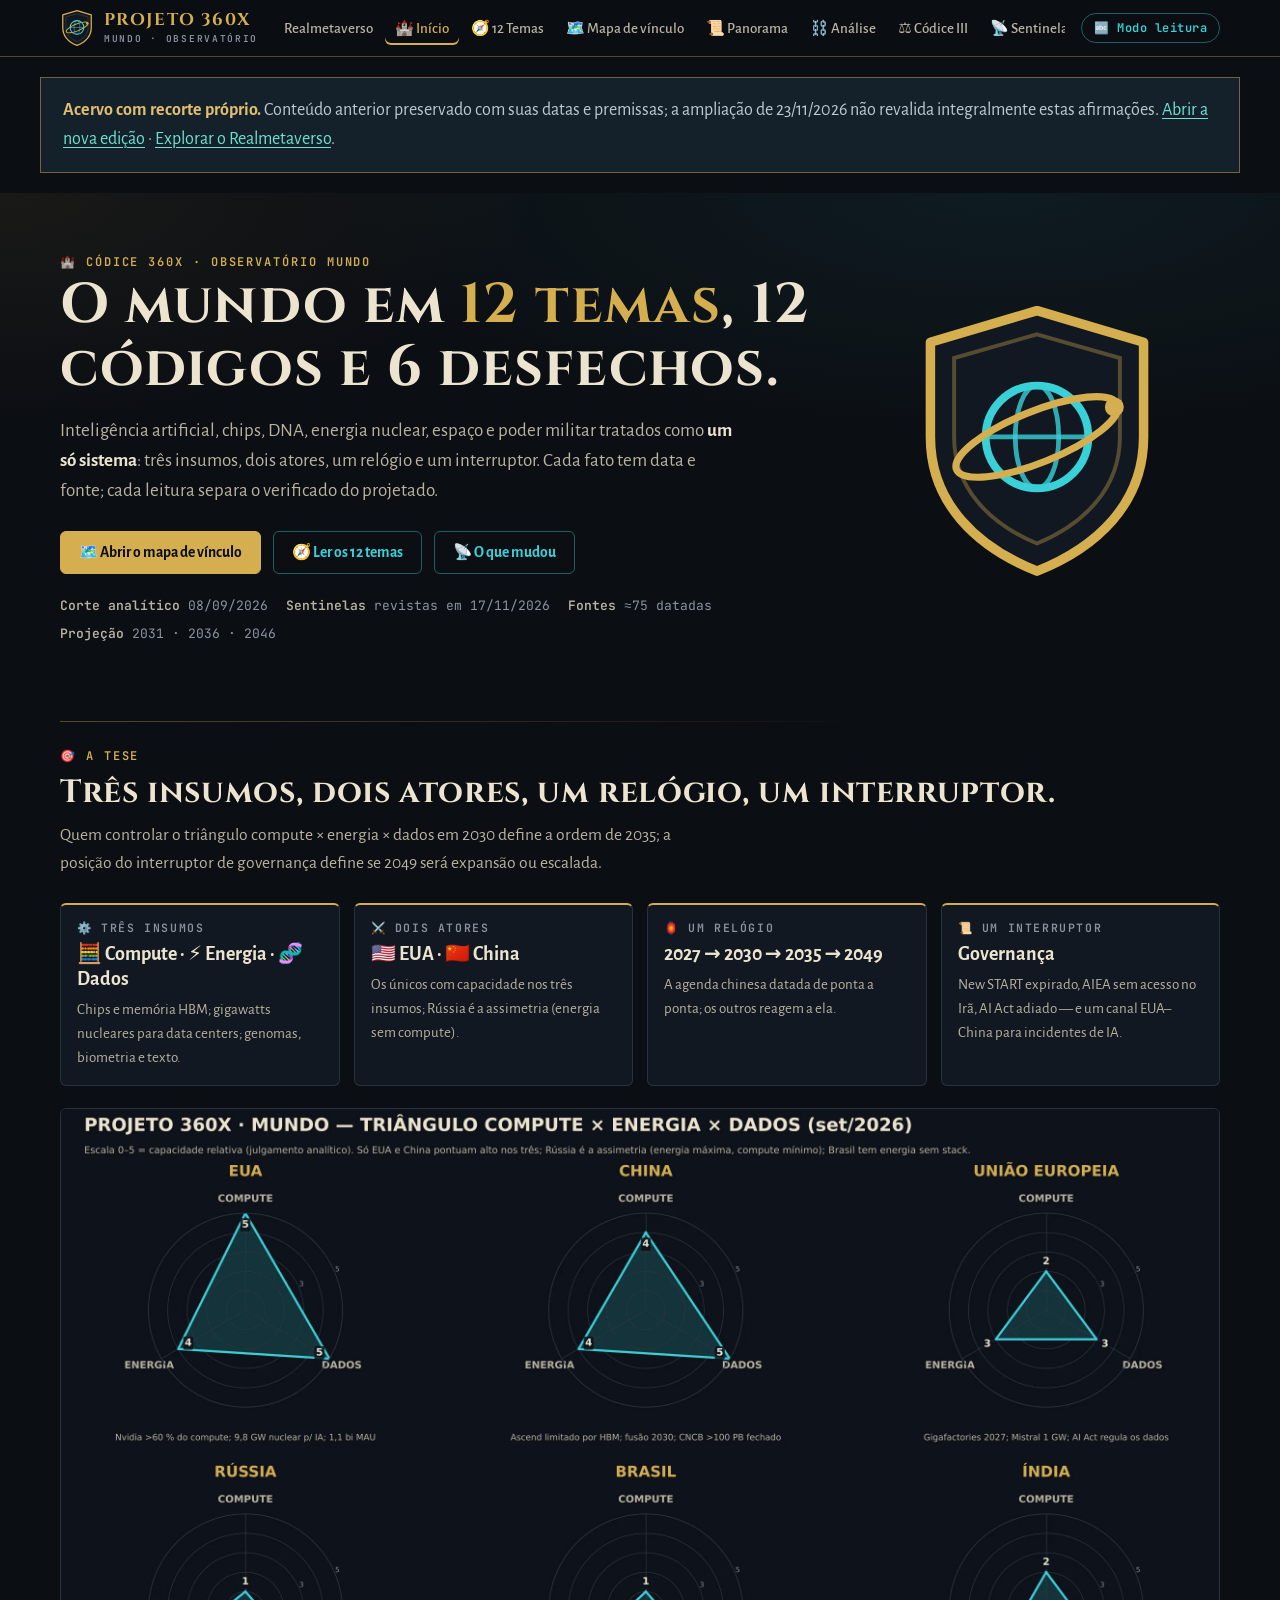
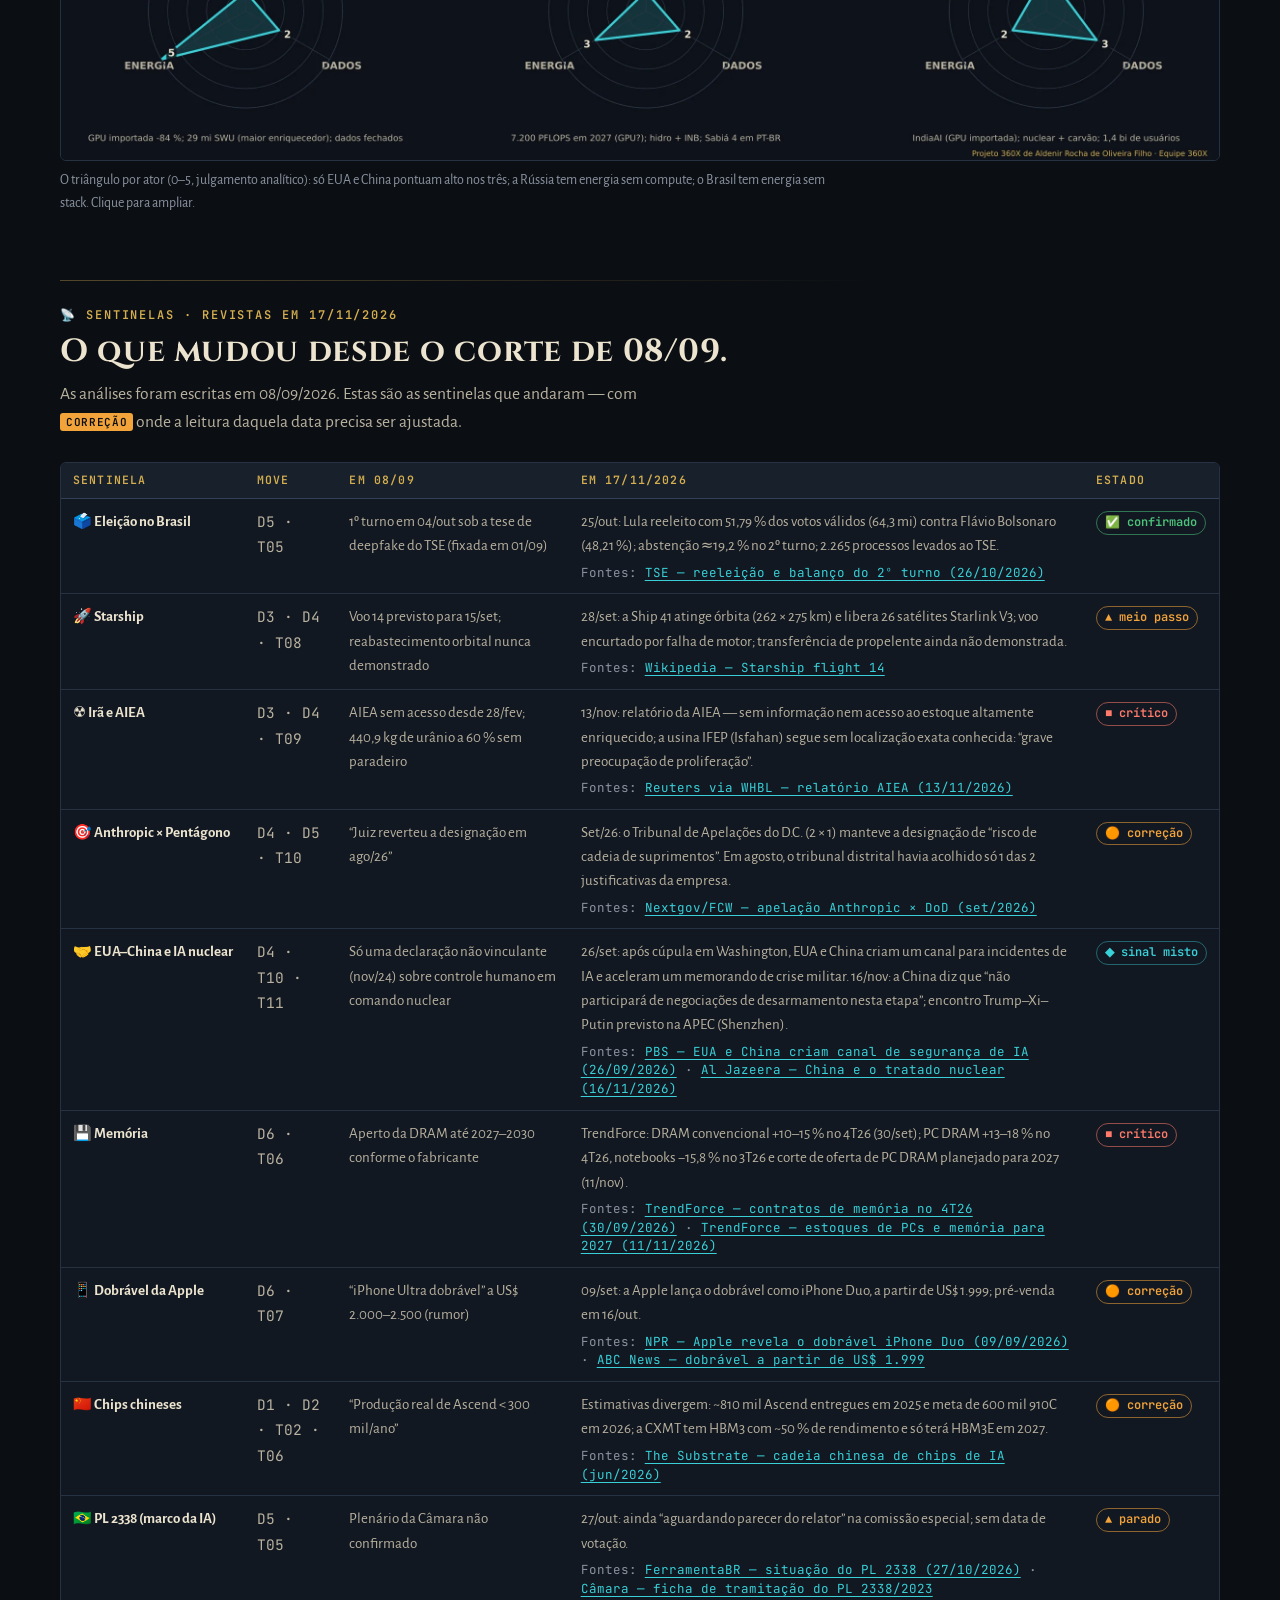
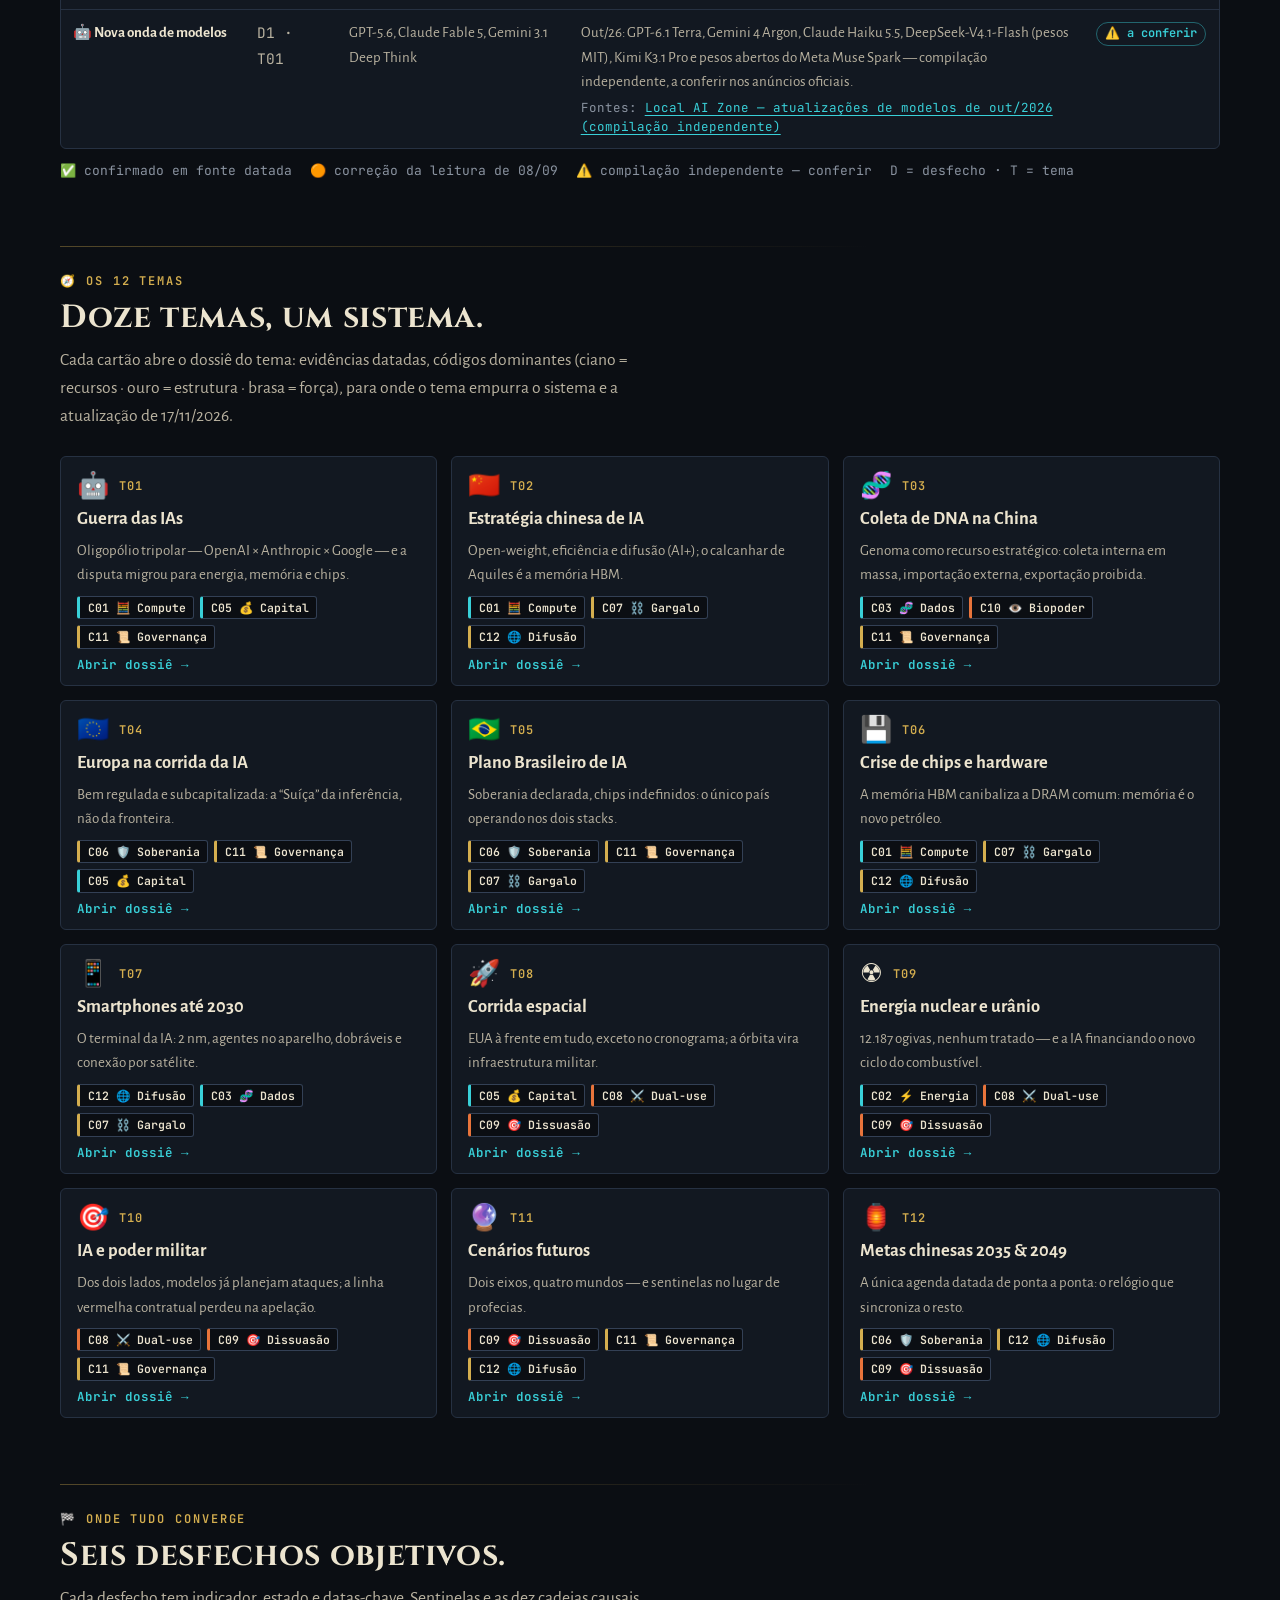
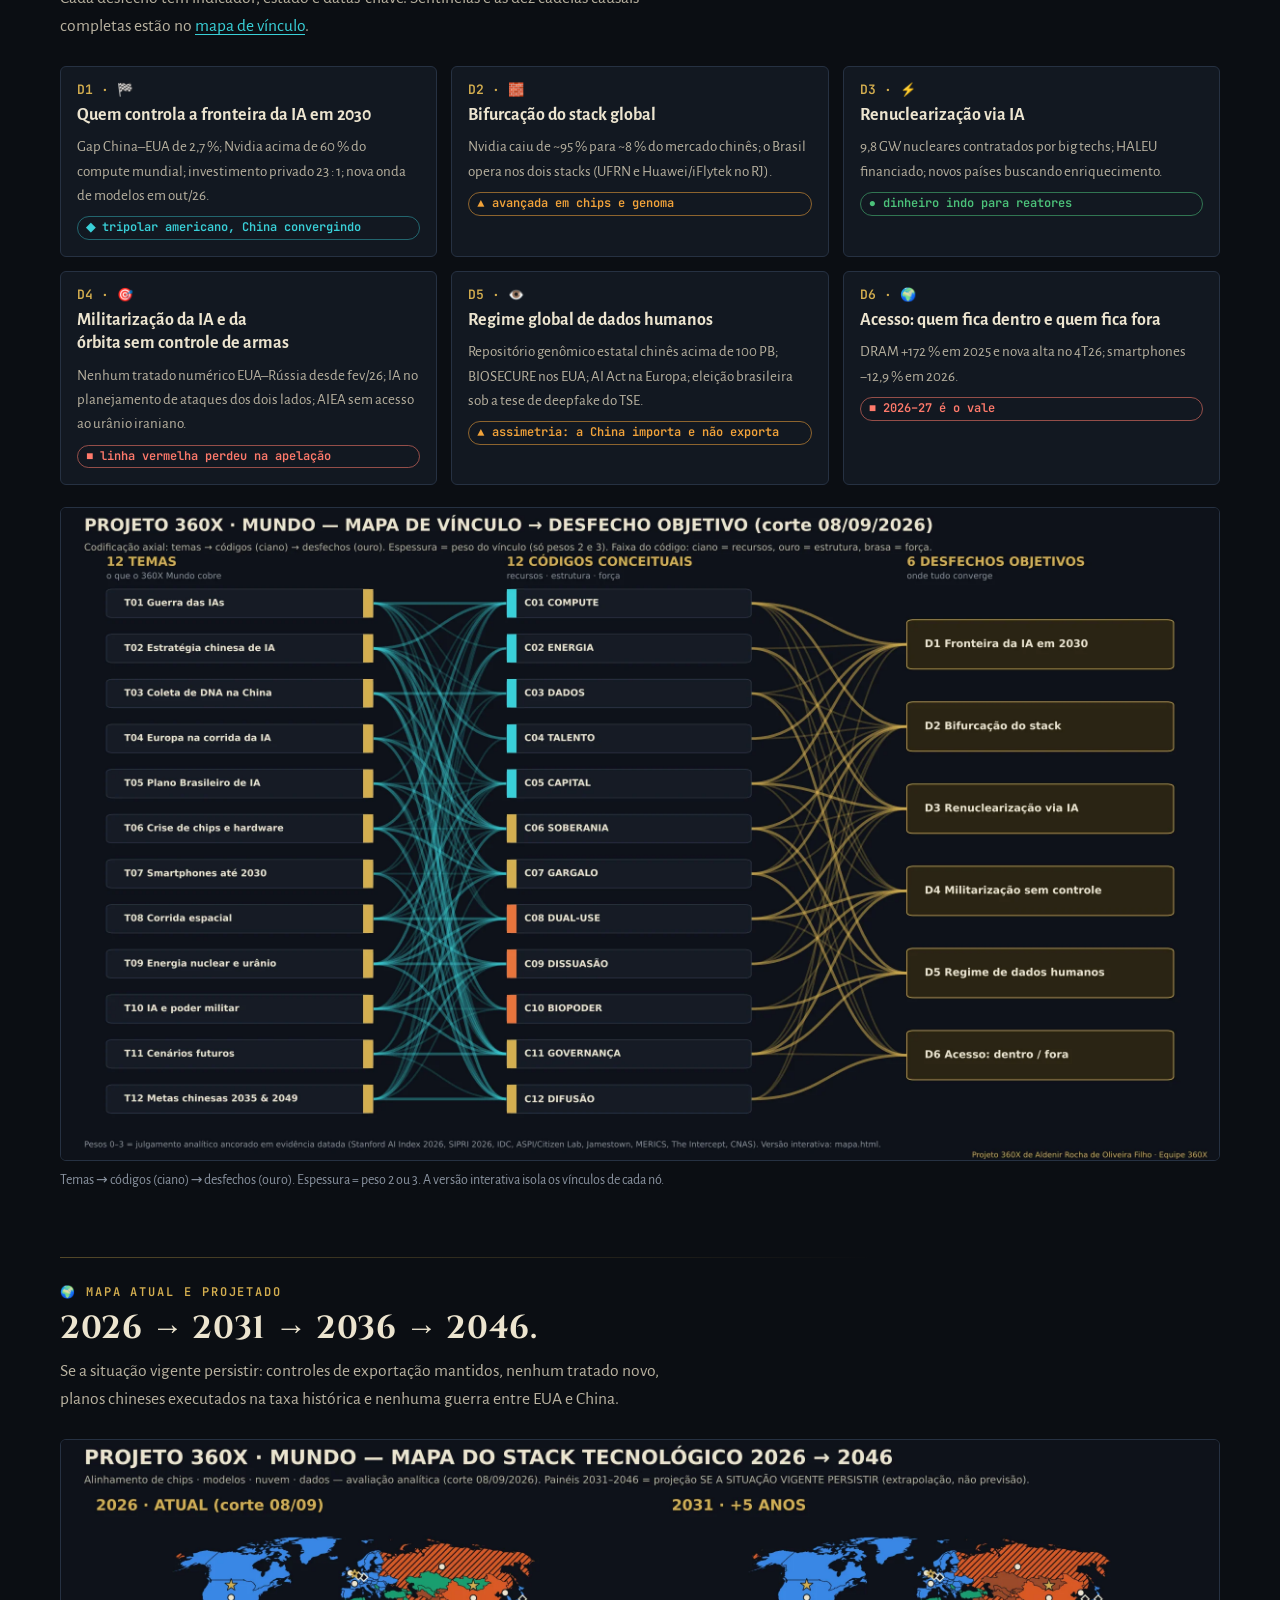
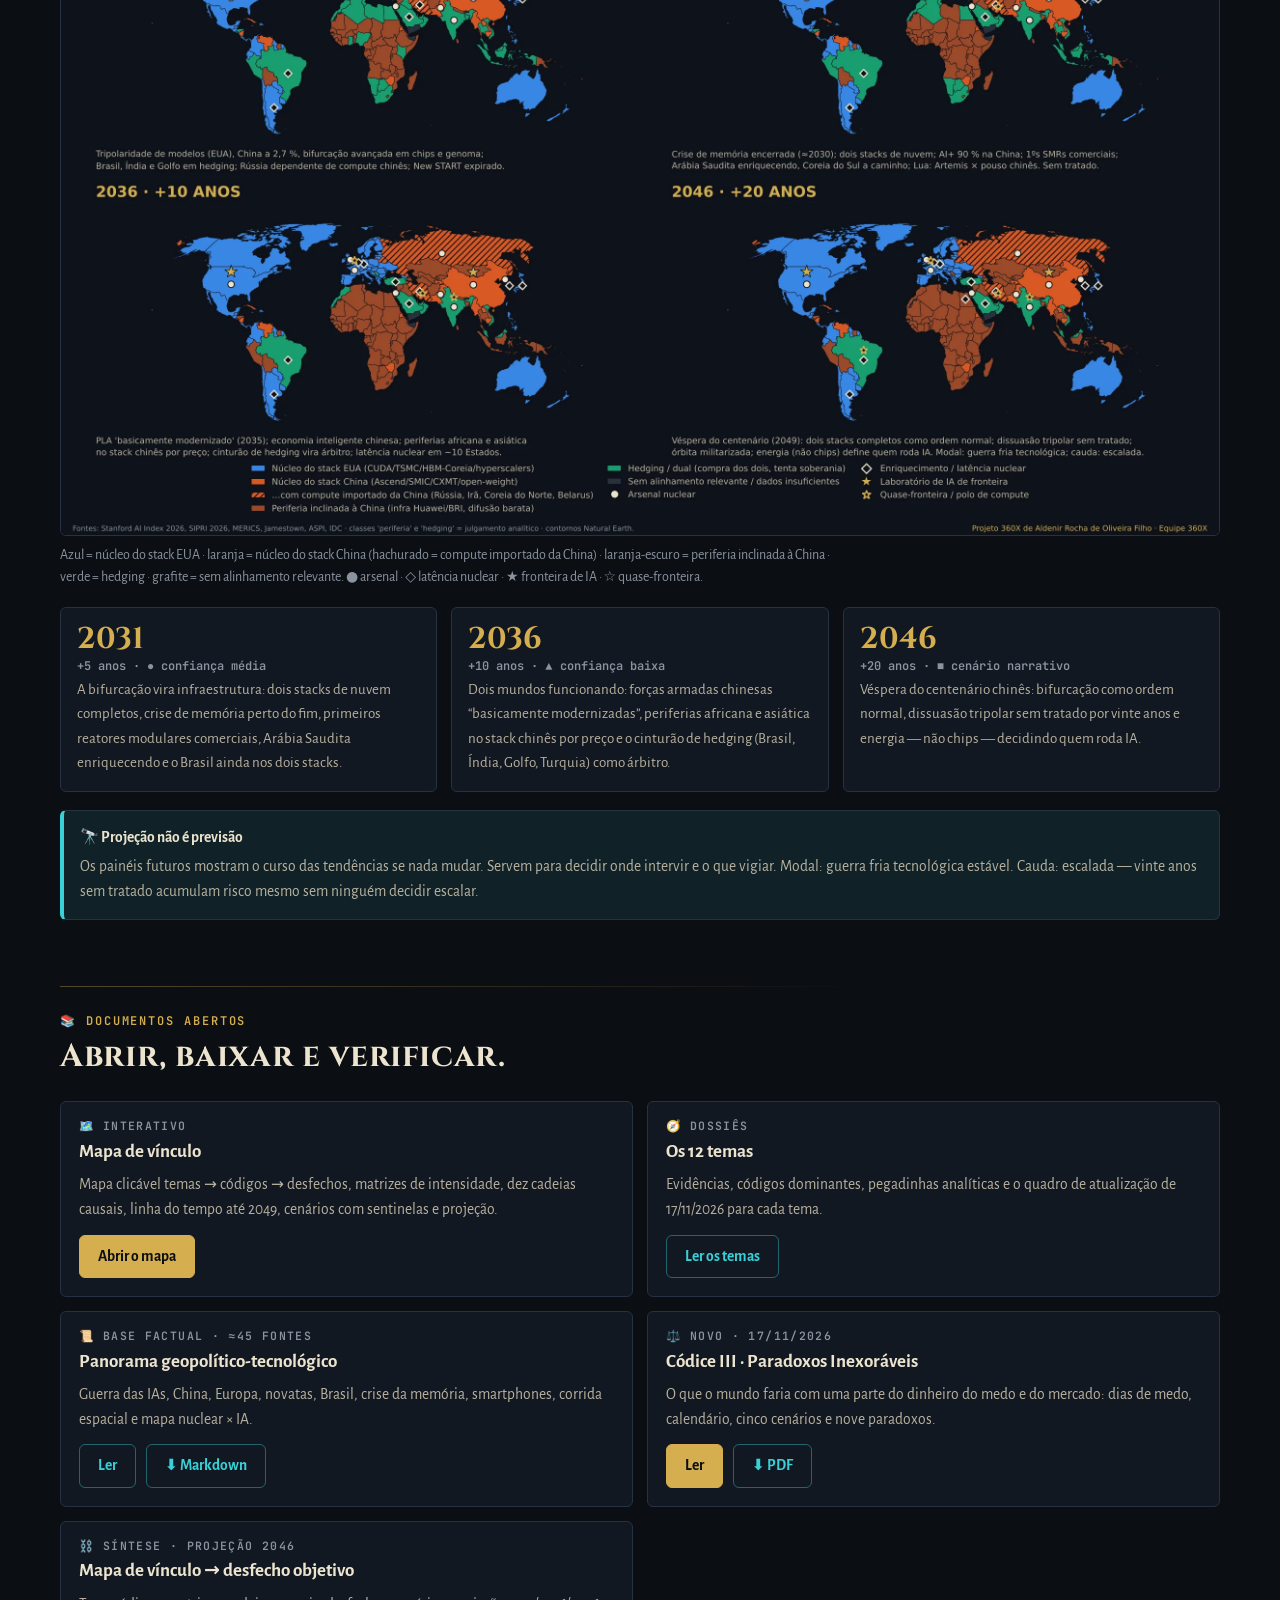
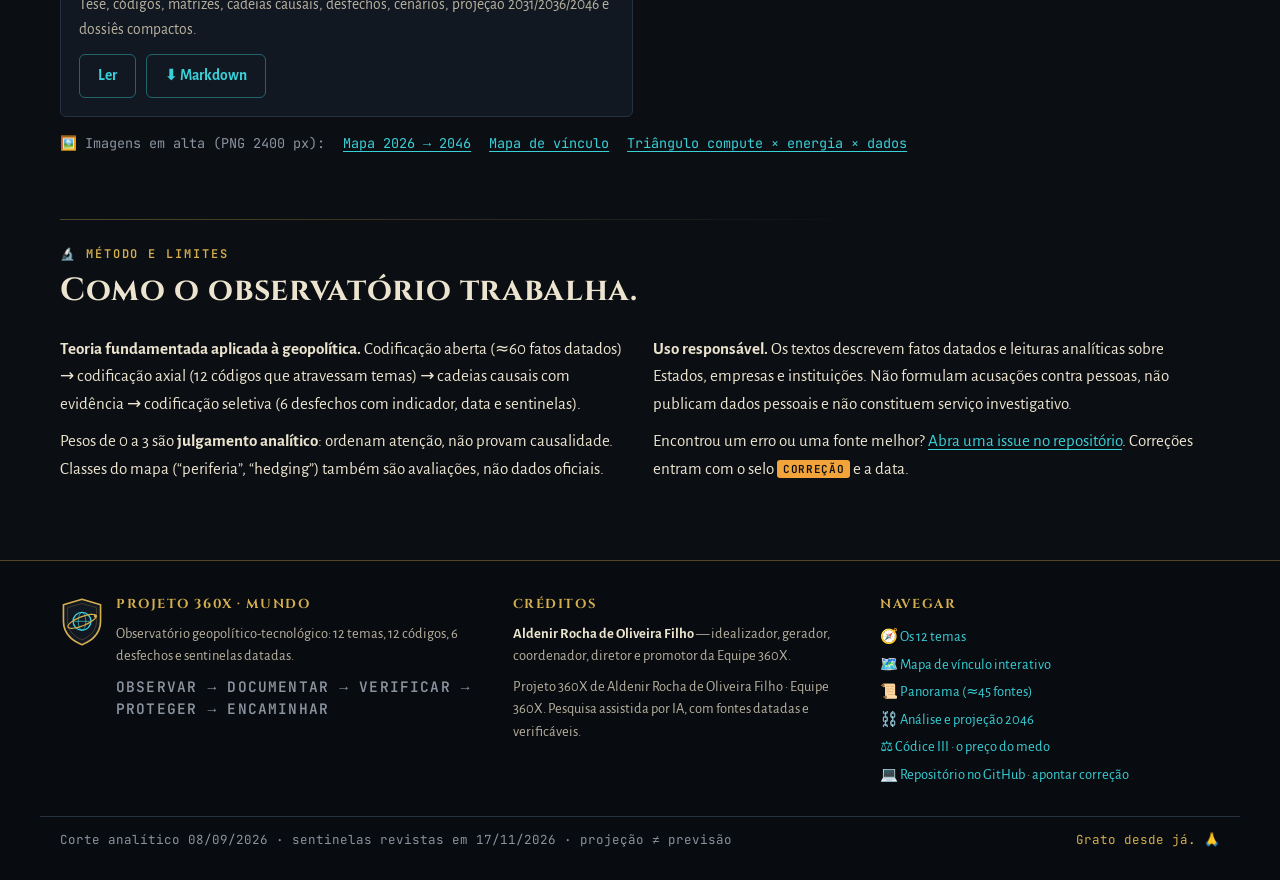
<file: observatorio.html>
<!doctype html>
<html lang="pt-BR">
<head>
<meta charset="utf-8">
<meta name="viewport" content="width=device-width, initial-scale=1">
<title>Observatório · recorte de 17/11/2026 | Mundo 360X</title>
<meta name="description" content="Observatório geopolítico-tecnológico do Projeto 360X: 12 temas (IA, China, DNA, Europa, Brasil, chips, smartphones, espaço, nuclear, IA militar, cenários, metas chinesas), 6 desfechos e projeção 2031/2036/2046.">
<meta name="theme-color" content="#0b0e13">
<meta property="og:type" content="website"><meta property="og:locale" content="pt_BR">
<meta property="og:site_name" content="Projeto 360X · Mundo"><meta property="og:title" content="Projeto 360X · Mundo">
<meta property="og:description" content="Observatório geopolítico-tecnológico do Projeto 360X: 12 temas (IA, China, DNA, Europa, Brasil, chips, smartphones, espaço, nuclear, IA militar, cenários, metas chinesas), 6 desfechos e projeção 2031/2036/2046."><meta property="og:url" content="https://aldenirfilho.github.io/projeto-360x-mundo/">
<meta property="og:image" content="https://aldenirfilho.github.io/projeto-360x-mundo/assets/img/360x-mapa-vinculo.png">
<link rel="icon" href="favicon.svg" type="image/svg+xml">
<link rel="stylesheet" href="assets/css/base.css">
<link rel="stylesheet" href="assets/css/site.css">
<script>try{if(localStorage.getItem('x360-dys')==='1')document.documentElement.classList.add('x-dys')}catch(e){}</script>
</head>
<body>
<a class="x-skip" href="#conteudo">Pular para o conteúdo</a>
<header class="x-bar"><div class="x-bar-in">
  <a class="x-brand" href="index.html" aria-label="Projeto 360X · Mundo — início"><svg class="x-crest" viewBox="0 0 64 72" aria-hidden="true" focusable="false"><path d="M32 3 L59 11 V35 C59 52 47 63 32 69 C17 63 5 52 5 35 V11 Z" fill="#121821" stroke="#d4ae4f" stroke-width="2.4" stroke-linejoin="round"/>
<path d="M32 9 L53 15 V35 C53 48 44 57 32 62 C20 57 11 48 11 35 V15 Z" fill="none" stroke="#d4ae4f" stroke-opacity=".35" stroke-width="1"/>
<circle cx="32" cy="35" r="13" fill="none" stroke="#39d0d8" stroke-width="2"/>
<ellipse cx="32" cy="35" rx="5.5" ry="13" fill="none" stroke="#39d0d8" stroke-width="1.2" stroke-opacity=".8"/>
<line x1="19" y1="35" x2="45" y2="35" stroke="#39d0d8" stroke-width="1.2" stroke-opacity=".8"/>
<g class="orbit"><ellipse cx="32" cy="35" rx="22" ry="6.5" fill="none" stroke="#d4ae4f" stroke-width="1.8" transform="rotate(-22 32 35)"/>
<circle cx="51.6" cy="27.4" r="2.4" fill="#d4ae4f"/></g></svg><span class="x-word"><b>PROJETO 360X</b><small>MUNDO · OBSERVATÓRIO</small></span></a>
  <nav class="x-nav" aria-label="Navegação principal"><a href="realmetaverso.html">Realmetaverso</a><a href="index.html" aria-current="page">🏰 Início</a><a href="temas.html">🧭 12 Temas</a><a href="mapa.html">🗺️ Mapa de vínculo</a><a href="panorama.html">📜 Panorama</a><a href="analise.html">⛓️ Análise</a><a href="codice-iii.html">⚖️ Códice III</a><a href="observatorio.html#sentinelas">📡 Sentinelas</a></nav>
  <button class="x-read" type="button" aria-pressed="false" title="Alterna a fonte OpenDyslexic para leitura">🔤 Modo leitura</button>
</div></header>
<main id="conteudo"><aside class="legacy-review"><strong>Acervo com recorte próprio.</strong> Conteúdo anterior preservado com suas datas e premissas; a ampliação de 23/11/2026 não revalida integralmente estas afirmações. <a href="index.html">Abrir a nova edição</a> · <a href="realmetaverso.html">Explorar o Realmetaverso</a>.</aside>
<section class="hero"><div class="wrap hero-g">
  <div>
    <span class="eyebrow">🏰 CÓDICE 360X · OBSERVATÓRIO MUNDO</span>
    <h1>O mundo em <em>12 temas</em>, 12 códigos e 6 desfechos.</h1>
    <p class="lede">Inteligência artificial, chips, DNA, energia nuclear, espaço e poder militar tratados como <strong>um só sistema</strong>: três insumos, dois atores, um relógio e um interruptor. Cada fato tem data e fonte; cada leitura separa o verificado do projetado.</p>
    <div class="cta"><a class="btn" href="mapa.html">🗺️ Abrir o mapa de vínculo</a><a class="btn ghost" href="temas.html">🧭 Ler os 12 temas</a><a class="btn ghost" href="#sentinelas">📡 O que mudou</a></div>
    <ul class="meta"><li><b>Corte analítico</b> 08/09/2026</li><li><b>Sentinelas</b> revistas em 17/11/2026</li><li><b>Fontes</b> ≈75 datadas</li><li><b>Projeção</b> 2031 · 2036 · 2046</li></ul>
  </div>
  <div class="hero-crest"><svg viewBox="-6 -4 76 80" role="img" aria-label="Brasão do Projeto 360X · Mundo: escudo dourado com um globo ciano e uma órbita"><path d="M32 3 L59 11 V35 C59 52 47 63 32 69 C17 63 5 52 5 35 V11 Z" fill="#121821" stroke="#d4ae4f" stroke-width="2.4" stroke-linejoin="round"/>
<path d="M32 9 L53 15 V35 C53 48 44 57 32 62 C20 57 11 48 11 35 V15 Z" fill="none" stroke="#d4ae4f" stroke-opacity=".35" stroke-width="1"/>
<circle cx="32" cy="35" r="13" fill="none" stroke="#39d0d8" stroke-width="2"/>
<ellipse cx="32" cy="35" rx="5.5" ry="13" fill="none" stroke="#39d0d8" stroke-width="1.2" stroke-opacity=".8"/>
<line x1="19" y1="35" x2="45" y2="35" stroke="#39d0d8" stroke-width="1.2" stroke-opacity=".8"/>
<g class="orbit"><ellipse cx="32" cy="35" rx="22" ry="6.5" fill="none" stroke="#d4ae4f" stroke-width="1.8" transform="rotate(-22 32 35)"/>
<circle cx="51.6" cy="27.4" r="2.4" fill="#d4ae4f"/></g></svg></div>
</div></section>

<section class="sec" id="tese"><div class="wrap">
  <div class="sh"><span class="eyebrow">🎯 A tese</span><h2>Três insumos, dois atores, um relógio, um interruptor.</h2>
  <p class="lede">Quem controlar o triângulo compute × energia × dados em 2030 define a ordem de 2035; a posição do interruptor de governança define se 2049 será expansão ou escalada.</p></div>
  <div class="tiles">
    <div class="tile"><span class="k">⚙️ Três insumos</span><span class="v">🧮 Compute · ⚡ Energia · 🧬 Dados</span><p>Chips e memória HBM; gigawatts nucleares para data centers; genomas, biometria e texto.</p></div>
    <div class="tile"><span class="k">⚔️ Dois atores</span><span class="v">🇺🇸 EUA · 🇨🇳 China</span><p>Os únicos com capacidade nos três insumos; Rússia é a assimetria (energia sem compute).</p></div>
    <div class="tile"><span class="k">🏮 Um relógio</span><span class="v">2027 → 2030 → 2035 → 2049</span><p>A agenda chinesa datada de ponta a ponta; os outros reagem a ela.</p></div>
    <div class="tile"><span class="k">📜 Um interruptor</span><span class="v">Governança</span><p>New START expirado, AIEA sem acesso no Irã, AI Act adiado — e um canal EUA–China para incidentes de IA.</p></div>
  </div>
  <figure style="margin-top:22px"><a href="assets/img/360x-triangulo-compute-energia-dados.png"><img class="fig" src="assets/img/360x-triangulo-compute-energia-dados.webp" width="2400" height="1350" loading="lazy" alt="Seis gráficos radar com a capacidade relativa (0 a 5) de EUA, China, União Europeia, Rússia, Brasil e Índia em compute, energia e dados"></a>
  <figcaption>O triângulo por ator (0–5, julgamento analítico): só EUA e China pontuam alto nos três; a Rússia tem energia sem compute; o Brasil tem energia sem stack. Clique para ampliar.</figcaption></figure>
</div></section>

<section class="sec" id="sentinelas"><div class="wrap">
  <div class="sh"><span class="eyebrow">📡 Sentinelas · revistas em 17/11/2026</span><h2>O que mudou desde o corte de 08/09.</h2>
  <p class="lede">As análises foram escritas em 08/09/2026. Estas são as sentinelas que andaram — com <span class="fix">correção</span> onde a leitura daquela data precisa ser ajustada.</p></div>
  <div class="tbl"><table>
    <thead><tr><th>Sentinela</th><th>Move</th><th>Em 08/09</th><th>Em 17/11/2026</th><th>Estado</th></tr></thead>
    <tbody><tr><td>🗳️ Eleição no Brasil</td><td><span class="mono small">D5 · T05</span></td><td>1º turno em 04/out sob a tese de deepfake do TSE (fixada em 01/09)</td><td>25/out: Lula reeleito com 51,79 % dos votos válidos (64,3 mi) contra Flávio Bolsonaro (48,21 %); abstenção ≈19,2 % no 2º turno; 2.265 processos levados ao TSE.<span class="src">Fontes: <a href="https://www.tse.jus.br/comunicacao/noticias/2026/Outubro/presidente-do-tse-anuncia-reeleicao-de-lula-e-faz-balanco-do-2o-turno-das-eleicoes-2026" rel="noopener">TSE — reeleição e balanço do 2º turno (26/10/2026)</a></span></td><td><span class="st ok">✅ confirmado</span></td></tr><tr><td>🚀 Starship</td><td><span class="mono small">D3 · D4 · T08</span></td><td>Voo 14 previsto para 15/set; reabastecimento orbital nunca demonstrado</td><td>28/set: a Ship 41 atinge órbita (262 × 275 km) e libera 26 satélites Starlink V3; voo encurtado por falha de motor; transferência de propelente ainda não demonstrada.<span class="src">Fontes: <a href="https://en.wikipedia.org/wiki/Starship_flight_14" rel="noopener">Wikipedia — Starship flight 14</a></span></td><td><span class="st warn">▲ meio passo</span></td></tr><tr><td>☢️ Irã e AIEA</td><td><span class="mono small">D3 · D4 · T09</span></td><td>AIEA sem acesso desde 28/fev; 440,9 kg de urânio a 60 % sem paradeiro</td><td>13/nov: relatório da AIEA — sem informação nem acesso ao estoque altamente enriquecido; a usina IFEP (Isfahan) segue sem localização exata conhecida: “grave preocupação de proliferação”.<span class="src">Fontes: <a href="https://whbl.com/2026/11/13/iaea-increasingly-concerned-about-iranian-enrichment-plant-its-report-says/" rel="noopener">Reuters via WHBL — relatório AIEA (13/11/2026)</a></span></td><td><span class="st crit">■ crítico</span></td></tr><tr><td>🎯 Anthropic × Pentágono</td><td><span class="mono small">D4 · D5 · T10</span></td><td>“Juiz reverteu a designação em ago/26”</td><td>Set/26: o Tribunal de Apelações do D.C. (2 × 1) manteve a designação de “risco de cadeia de suprimentos”. Em agosto, o tribunal distrital havia acolhido só 1 das 2 justificativas da empresa.<span class="src">Fontes: <a href="https://www.nextgov.com/acquisition/2026/09/anthropic-lawsuit-supply-chain-risk/416255/" rel="noopener">Nextgov/FCW — apelação Anthropic × DoD (set/2026)</a></span></td><td><span class="st warn">🟠 correção</span></td></tr><tr><td>🤝 EUA–China e IA nuclear</td><td><span class="mono small">D4 · T10 · T11</span></td><td>Só uma declaração não vinculante (nov/24) sobre controle humano em comando nuclear</td><td>26/set: após cúpula em Washington, EUA e China criam um canal para incidentes de IA e aceleram um memorando de crise militar. 16/nov: a China diz que “não participará de negociações de desarmamento nesta etapa”; encontro Trump–Xi–Putin previsto na APEC (Shenzhen).<span class="src">Fontes: <a href="https://www.pbs.org/newshour/world/china-and-u-s-agree-to-establish-ai-safety-channel-and-continue-trade-and-military-talks" rel="noopener">PBS — EUA e China criam canal de segurança de IA (26/09/2026)</a> · <a href="https://www.aljazeera.com/news/2026/11/16/why-is-china-not-keen-on-a-nuclear-treaty-with-us-and-russia" rel="noopener">Al Jazeera — China e o tratado nuclear (16/11/2026)</a></span></td><td><span class="st info">◆ sinal misto</span></td></tr><tr><td>💾 Memória</td><td><span class="mono small">D6 · T06</span></td><td>Aperto da DRAM até 2027–2030 conforme o fabricante</td><td>TrendForce: DRAM convencional +10–15 % no 4T26 (30/set); PC DRAM +13–18 % no 4T26, notebooks −15,8 % no 3T26 e corte de oferta de PC DRAM planejado para 2027 (11/nov).<span class="src">Fontes: <a href="https://www.trendforce.com/presscenter/news/20260930-13258.html" rel="noopener">TrendForce — contratos de memória no 4T26 (30/09/2026)</a> · <a href="https://www.trendforce.com/presscenter/news/20261111-13303.html" rel="noopener">TrendForce — estoques de PCs e memória para 2027 (11/11/2026)</a></span></td><td><span class="st crit">■ crítico</span></td></tr><tr><td>📱 Dobrável da Apple</td><td><span class="mono small">D6 · T07</span></td><td>“iPhone Ultra dobrável” a US$ 2.000–2.500 (rumor)</td><td>09/set: a Apple lança o dobrável como iPhone Duo, a partir de US$ 1.999; pré-venda em 16/out.<span class="src">Fontes: <a href="https://www.npr.org/2026/09/09/nx-s1-5961487/apple-duo-foldable-iphone-john-ternus" rel="noopener">NPR — Apple revela o dobrável iPhone Duo (09/09/2026)</a> · <a href="https://abcnews.com/Business/apple-set-announce-new-products/story?id=136299541" rel="noopener">ABC News — dobrável a partir de US$ 1.999</a></span></td><td><span class="st warn">🟠 correção</span></td></tr><tr><td>🇨🇳 Chips chineses</td><td><span class="mono small">D1 · D2 · T02 · T06</span></td><td>“Produção real de Ascend < 300 mil/ano”</td><td>Estimativas divergem: ~810 mil Ascend entregues em 2025 e meta de 600 mil 910C em 2026; a CXMT tem HBM3 com ~50 % de rendimento e só terá HBM3E em 2027.<span class="src">Fontes: <a href="https://www.the-substrate.net/p/where-chinas-ai-chip-supply-chain" rel="noopener">The Substrate — cadeia chinesa de chips de IA (jun/2026)</a></span></td><td><span class="st warn">🟠 correção</span></td></tr><tr><td>🇧🇷 PL 2338 (marco da IA)</td><td><span class="mono small">D5 · T05</span></td><td>Plenário da Câmara não confirmado</td><td>27/out: ainda “aguardando parecer do relator” na comissão especial; sem data de votação.<span class="src">Fontes: <a href="https://ferramentabr.com.br/noticias/marco-legal-da-ia-no-brasil-em-que-pe-esta-o-pl-2338-e-o-que-ja-vale-hoje" rel="noopener">FerramentaBR — situação do PL 2338 (27/10/2026)</a> · <a href="https://www.camara.leg.br/proposicoesWeb/fichadetramitacao?idProposicao=2487262" rel="noopener">Câmara — ficha de tramitação do PL 2338/2023</a></span></td><td><span class="st warn">▲ parado</span></td></tr><tr><td>🤖 Nova onda de modelos</td><td><span class="mono small">D1 · T01</span></td><td>GPT-5.6, Claude Fable 5, Gemini 3.1 Deep Think</td><td>Out/26: GPT-6.1 Terra, Gemini 4 Argon, Claude Haiku 5.5, DeepSeek-V4.1-Flash (pesos MIT), Kimi K3.1 Pro e pesos abertos do Meta Muse Spark — compilação independente, a conferir nos anúncios oficiais.<span class="src">Fontes: <a href="https://local-ai-zone.github.io/blog/October_2026_AI_Model_Updates.html" rel="noopener">Local AI Zone — atualizações de modelos de out/2026 (compilação independente)</a></span></td><td><span class="st info">⚠️ a conferir</span></td></tr></tbody>
  </table></div>
  <div class="legend"><span>✅ confirmado em fonte datada</span><span>🟠 correção da leitura de 08/09</span><span>⚠️ compilação independente — conferir</span><span>D = desfecho · T = tema</span></div>
</div></section>

<section class="sec" id="temas"><div class="wrap">
  <div class="sh"><span class="eyebrow">🧭 Os 12 temas</span><h2>Doze temas, um sistema.</h2>
  <p class="lede">Cada cartão abre o dossiê do tema: evidências datadas, códigos dominantes (ciano = recursos · ouro = estrutura · brasa = força), para onde o tema empurra o sistema e a atualização de 17/11/2026.</p></div>
  <div class="tgrid"><a class="tcard" href="temas.html#t01"><div class="top"><span class="em">🤖</span><span class="code">T01</span></div><h3>Guerra das IAs</h3><p>Oligopólio tripolar — OpenAI × Anthropic × Google — e a disputa migrou para energia, memória e chips.</p><div class="chips"><span class="chip" data-fam="rec">C01 🧮 Compute</span><span class="chip" data-fam="rec">C05 💰 Capital</span><span class="chip" data-fam="est">C11 📜 Governança</span></div><span class="go">Abrir dossiê →</span></a><a class="tcard" href="temas.html#t02"><div class="top"><span class="em">🇨🇳</span><span class="code">T02</span></div><h3>Estratégia chinesa de IA</h3><p>Open-weight, eficiência e difusão (AI+); o calcanhar de Aquiles é a memória HBM.</p><div class="chips"><span class="chip" data-fam="rec">C01 🧮 Compute</span><span class="chip" data-fam="est">C07 ⛓️ Gargalo</span><span class="chip" data-fam="est">C12 🌐 Difusão</span></div><span class="go">Abrir dossiê →</span></a><a class="tcard" href="temas.html#t03"><div class="top"><span class="em">🧬</span><span class="code">T03</span></div><h3>Coleta de DNA na China</h3><p>Genoma como recurso estratégico: coleta interna em massa, importação externa, exportação proibida.</p><div class="chips"><span class="chip" data-fam="rec">C03 🧬 Dados</span><span class="chip" data-fam="for">C10 👁️ Biopoder</span><span class="chip" data-fam="est">C11 📜 Governança</span></div><span class="go">Abrir dossiê →</span></a><a class="tcard" href="temas.html#t04"><div class="top"><span class="em">🇪🇺</span><span class="code">T04</span></div><h3>Europa na corrida da IA</h3><p>Bem regulada e subcapitalizada: a “Suíça” da inferência, não da fronteira.</p><div class="chips"><span class="chip" data-fam="est">C06 🛡️ Soberania</span><span class="chip" data-fam="est">C11 📜 Governança</span><span class="chip" data-fam="rec">C05 💰 Capital</span></div><span class="go">Abrir dossiê →</span></a><a class="tcard" href="temas.html#t05"><div class="top"><span class="em">🇧🇷</span><span class="code">T05</span></div><h3>Plano Brasileiro de IA</h3><p>Soberania declarada, chips indefinidos: o único país operando nos dois stacks.</p><div class="chips"><span class="chip" data-fam="est">C06 🛡️ Soberania</span><span class="chip" data-fam="est">C11 📜 Governança</span><span class="chip" data-fam="est">C07 ⛓️ Gargalo</span></div><span class="go">Abrir dossiê →</span></a><a class="tcard" href="temas.html#t06"><div class="top"><span class="em">💾</span><span class="code">T06</span></div><h3>Crise de chips e hardware</h3><p>A memória HBM canibaliza a DRAM comum: memória é o novo petróleo.</p><div class="chips"><span class="chip" data-fam="rec">C01 🧮 Compute</span><span class="chip" data-fam="est">C07 ⛓️ Gargalo</span><span class="chip" data-fam="est">C12 🌐 Difusão</span></div><span class="go">Abrir dossiê →</span></a><a class="tcard" href="temas.html#t07"><div class="top"><span class="em">📱</span><span class="code">T07</span></div><h3>Smartphones até 2030</h3><p>O terminal da IA: 2 nm, agentes no aparelho, dobráveis e conexão por satélite.</p><div class="chips"><span class="chip" data-fam="est">C12 🌐 Difusão</span><span class="chip" data-fam="rec">C03 🧬 Dados</span><span class="chip" data-fam="est">C07 ⛓️ Gargalo</span></div><span class="go">Abrir dossiê →</span></a><a class="tcard" href="temas.html#t08"><div class="top"><span class="em">🚀</span><span class="code">T08</span></div><h3>Corrida espacial</h3><p>EUA à frente em tudo, exceto no cronograma; a órbita vira infraestrutura militar.</p><div class="chips"><span class="chip" data-fam="rec">C05 💰 Capital</span><span class="chip" data-fam="for">C08 ⚔️ Dual-use</span><span class="chip" data-fam="for">C09 🎯 Dissuasão</span></div><span class="go">Abrir dossiê →</span></a><a class="tcard" href="temas.html#t09"><div class="top"><span class="em">☢️</span><span class="code">T09</span></div><h3>Energia nuclear e urânio</h3><p>12.187 ogivas, nenhum tratado — e a IA financiando o novo ciclo do combustível.</p><div class="chips"><span class="chip" data-fam="rec">C02 ⚡ Energia</span><span class="chip" data-fam="for">C08 ⚔️ Dual-use</span><span class="chip" data-fam="for">C09 🎯 Dissuasão</span></div><span class="go">Abrir dossiê →</span></a><a class="tcard" href="temas.html#t10"><div class="top"><span class="em">🎯</span><span class="code">T10</span></div><h3>IA e poder militar</h3><p>Dos dois lados, modelos já planejam ataques; a linha vermelha contratual perdeu na apelação.</p><div class="chips"><span class="chip" data-fam="for">C08 ⚔️ Dual-use</span><span class="chip" data-fam="for">C09 🎯 Dissuasão</span><span class="chip" data-fam="est">C11 📜 Governança</span></div><span class="go">Abrir dossiê →</span></a><a class="tcard" href="temas.html#t11"><div class="top"><span class="em">🔮</span><span class="code">T11</span></div><h3>Cenários futuros</h3><p>Dois eixos, quatro mundos — e sentinelas no lugar de profecias.</p><div class="chips"><span class="chip" data-fam="for">C09 🎯 Dissuasão</span><span class="chip" data-fam="est">C11 📜 Governança</span><span class="chip" data-fam="est">C12 🌐 Difusão</span></div><span class="go">Abrir dossiê →</span></a><a class="tcard" href="temas.html#t12"><div class="top"><span class="em">🏮</span><span class="code">T12</span></div><h3>Metas chinesas 2035 & 2049</h3><p>A única agenda datada de ponta a ponta: o relógio que sincroniza o resto.</p><div class="chips"><span class="chip" data-fam="est">C06 🛡️ Soberania</span><span class="chip" data-fam="est">C12 🌐 Difusão</span><span class="chip" data-fam="for">C09 🎯 Dissuasão</span></div><span class="go">Abrir dossiê →</span></a></div>
</div></section>

<section class="sec" id="desfechos"><div class="wrap">
  <div class="sh"><span class="eyebrow">🏁 Onde tudo converge</span><h2>Seis desfechos objetivos.</h2>
  <p class="lede">Cada desfecho tem indicador, estado e datas-chave. Sentinelas e as dez cadeias causais completas estão no <a href="mapa.html#desfechos">mapa de vínculo</a>.</p></div>
  <div class="ogrid"><article class="ocard"><span class="code">D1 · 🏁</span><h3>Quem controla a fronteira da IA em 2030</h3><p>Gap China–EUA de 2,7 %; Nvidia acima de 60 % do compute mundial; investimento privado 23 : 1; nova onda de modelos em out/26.</p><span class="st info">◆ tripolar americano, China convergindo</span></article><article class="ocard"><span class="code">D2 · 🧱</span><h3>Bifurcação do stack global</h3><p>Nvidia caiu de ~95 % para ~8 % do mercado chinês; o Brasil opera nos dois stacks (UFRN e Huawei/iFlytek no RJ).</p><span class="st warn">▲ avançada em chips e genoma</span></article><article class="ocard"><span class="code">D3 · ⚡</span><h3>Renuclearização via IA</h3><p>9,8 GW nucleares contratados por big techs; HALEU financiado; novos países buscando enriquecimento.</p><span class="st ok">● dinheiro indo para reatores</span></article><article class="ocard"><span class="code">D4 · 🎯</span><h3>Militarização da IA e da órbita sem controle de armas</h3><p>Nenhum tratado numérico EUA–Rússia desde fev/26; IA no planejamento de ataques dos dois lados; AIEA sem acesso ao urânio iraniano.</p><span class="st crit">■ linha vermelha perdeu na apelação</span></article><article class="ocard"><span class="code">D5 · 👁️</span><h3>Regime global de dados humanos</h3><p>Repositório genômico estatal chinês acima de 100 PB; BIOSECURE nos EUA; AI Act na Europa; eleição brasileira sob a tese de deepfake do TSE.</p><span class="st warn">▲ assimetria: a China importa e não exporta</span></article><article class="ocard"><span class="code">D6 · 🌍</span><h3>Acesso: quem fica dentro e quem fica fora</h3><p>DRAM +172 % em 2025 e nova alta no 4T26; smartphones −12,9 % em 2026.</p><span class="st crit">■ 2026–27 é o vale</span></article></div>
  <figure style="margin-top:22px"><a href="assets/img/360x-mapa-vinculo.png"><img class="fig" src="assets/img/360x-mapa-vinculo.webp" width="2400" height="1350" loading="lazy" alt="Mapa de vínculo: 12 temas ligados a 12 códigos conceituais e a 6 desfechos; a espessura das linhas indica o peso do vínculo"></a>
  <figcaption>Temas → códigos (ciano) → desfechos (ouro). Espessura = peso 2 ou 3. A versão interativa isola os vínculos de cada nó.</figcaption></figure>
</div></section>

<section class="sec" id="projecao"><div class="wrap">
  <div class="sh"><span class="eyebrow">🌍 Mapa atual e projetado</span><h2>2026 → 2031 → 2036 → 2046.</h2>
  <p class="lede">Se a situação vigente persistir: controles de exportação mantidos, nenhum tratado novo, planos chineses executados na taxa histórica e nenhuma guerra entre EUA e China.</p></div>
  <figure><a href="assets/img/360x-mapa-geopolitico-2026-2046.png"><img class="fig" src="assets/img/360x-mapa-geopolitico-2026-2046.webp" width="2400" height="1440" loading="lazy" alt="Quatro mapas-múndi (2026, 2031, 2036 e 2046) coloridos por alinhamento ao stack tecnológico dos EUA ou da China, com marcadores de arsenal nuclear, latência nuclear e laboratórios de IA de fronteira"></a>
  <figcaption>Azul = núcleo do stack EUA · laranja = núcleo do stack China (hachurado = compute importado da China) · laranja-escuro = periferia inclinada à China · verde = hedging · grafite = sem alinhamento relevante. ● arsenal · ◇ latência nuclear · ★ fronteira de IA · ☆ quase-fronteira.</figcaption></figure>
  <div class="hgrid"><article class="hcard"><span class="yr">2031</span><span class="conf">+5 anos · ● confiança média</span><p>A bifurcação vira infraestrutura: dois stacks de nuvem completos, crise de memória perto do fim, primeiros reatores modulares comerciais, Arábia Saudita enriquecendo e o Brasil ainda nos dois stacks.</p></article><article class="hcard"><span class="yr">2036</span><span class="conf">+10 anos · ▲ confiança baixa</span><p>Dois mundos funcionando: forças armadas chinesas “basicamente modernizadas”, periferias africana e asiática no stack chinês por preço e o cinturão de hedging (Brasil, Índia, Golfo, Turquia) como árbitro.</p></article><article class="hcard"><span class="yr">2046</span><span class="conf">+20 anos · ■ cenário narrativo</span><p>Véspera do centenário chinês: bifurcação como ordem normal, dissuasão tripolar sem tratado por vinte anos e energia — não chips — decidindo quem roda IA.</p></article></div>
  <div class="note"><strong>🔭 Projeção não é previsão</strong>Os painéis futuros mostram o curso das tendências se nada mudar. Servem para decidir onde intervir e o que vigiar. Modal: guerra fria tecnológica estável. Cauda: escalada — vinte anos sem tratado acumulam risco mesmo sem ninguém decidir escalar.</div>
</div></section>

<section class="sec" id="documentos"><div class="wrap">
  <div class="sh"><span class="eyebrow">📚 Documentos abertos</span><h2>Abrir, baixar e verificar.</h2></div>
  <div class="dgrid">
    <article class="dcard"><span class="tag">🗺️ Interativo</span><h3>Mapa de vínculo</h3><p>Mapa clicável temas → códigos → desfechos, matrizes de intensidade, dez cadeias causais, linha do tempo até 2049, cenários com sentinelas e projeção.</p><div class="links"><a class="btn" href="mapa.html">Abrir o mapa</a></div></article>
    <article class="dcard"><span class="tag">🧭 Dossiês</span><h3>Os 12 temas</h3><p>Evidências, códigos dominantes, pegadinhas analíticas e o quadro de atualização de 17/11/2026 para cada tema.</p><div class="links"><a class="btn ghost" href="temas.html">Ler os temas</a></div></article>
    <article class="dcard"><span class="tag">📜 Base factual · ≈45 fontes</span><h3>Panorama geopolítico-tecnológico</h3><p>Guerra das IAs, China, Europa, novatas, Brasil, crise da memória, smartphones, corrida espacial e mapa nuclear × IA.</p><div class="links"><a class="btn ghost" href="panorama.html">Ler</a><a class="btn ghost" href="docs/360x-panorama-geopolitico-tecnologico-set2026.md">⬇️ Markdown</a></div></article>
    <article class="dcard"><span class="tag">⚖️ Novo · 17/11/2026</span><h3>Códice III · Paradoxos Inexoráveis</h3><p>O que o mundo faria com uma parte do dinheiro do medo e do mercado: dias de medo, calendário, cinco cenários e nove paradoxos.</p><div class="links"><a class="btn" href="codice-iii.html">Ler</a><a class="btn ghost" href="docs/Codice_III_Paradoxos_Inexoraveis_Mundo_Ampliado_360X_A4_Classica.pdf">⬇️ PDF</a></div></article>
    <article class="dcard"><span class="tag">⛓️ Síntese · projeção 2046</span><h3>Mapa de vínculo → desfecho objetivo</h3><p>Tese, códigos, matrizes, cadeias causais, desfechos, cenários, projeção 2031/2036/2046 e dossiês compactos.</p><div class="links"><a class="btn ghost" href="analise.html">Ler</a><a class="btn ghost" href="docs/360x-mapa-vinculo-desfechos-set2026.md">⬇️ Markdown</a></div></article>
  </div>
  <div class="dl"><span class="muted">🖼️ Imagens em alta (PNG 2400 px):</span><a href="assets/img/360x-mapa-geopolitico-2026-2046.png">Mapa 2026 → 2046</a><a href="assets/img/360x-mapa-vinculo.png">Mapa de vínculo</a><a href="assets/img/360x-triangulo-compute-energia-dados.png">Triângulo compute × energia × dados</a></div>
</div></section>

<section class="sec" id="metodo"><div class="wrap">
  <div class="sh"><span class="eyebrow">🔬 Método e limites</span><h2>Como o observatório trabalha.</h2></div>
  <div class="two">
    <div><p><strong>Teoria fundamentada aplicada à geopolítica.</strong> Codificação aberta (≈60 fatos datados) → codificação axial (12 códigos que atravessam temas) → cadeias causais com evidência → codificação seletiva (6 desfechos com indicador, data e sentinelas).</p><p>Pesos de 0 a 3 são <strong>julgamento analítico</strong>: ordenam atenção, não provam causalidade. Classes do mapa (“periferia”, “hedging”) também são avaliações, não dados oficiais.</p></div>
    <div><p><strong>Uso responsável.</strong> Os textos descrevem fatos datados e leituras analíticas sobre Estados, empresas e instituições. Não formulam acusações contra pessoas, não publicam dados pessoais e não constituem serviço investigativo.</p><p>Encontrou um erro ou uma fonte melhor? <a href="https://github.com/aldenirfilho/projeto-360x-mundo/issues">Abra uma issue no repositório</a>. Correções entram com o selo <span class="fix">correção</span> e a data.</p></div>
  </div>
</div></section>
</main>
<footer class="x-foot"><div class="x-foot-in">
  <div><div class="x-foot-brand"><svg class="x-crest" viewBox="0 0 64 72" aria-hidden="true" focusable="false"><path d="M32 3 L59 11 V35 C59 52 47 63 32 69 C17 63 5 52 5 35 V11 Z" fill="#121821" stroke="#d4ae4f" stroke-width="2.4" stroke-linejoin="round"/>
<path d="M32 9 L53 15 V35 C53 48 44 57 32 62 C20 57 11 48 11 35 V15 Z" fill="none" stroke="#d4ae4f" stroke-opacity=".35" stroke-width="1"/>
<circle cx="32" cy="35" r="13" fill="none" stroke="#39d0d8" stroke-width="2"/>
<ellipse cx="32" cy="35" rx="5.5" ry="13" fill="none" stroke="#39d0d8" stroke-width="1.2" stroke-opacity=".8"/>
<line x1="19" y1="35" x2="45" y2="35" stroke="#39d0d8" stroke-width="1.2" stroke-opacity=".8"/>
<g class="orbit"><ellipse cx="32" cy="35" rx="22" ry="6.5" fill="none" stroke="#d4ae4f" stroke-width="1.8" transform="rotate(-22 32 35)"/>
<circle cx="51.6" cy="27.4" r="2.4" fill="#d4ae4f"/></g></svg><div><h3>Projeto 360X · Mundo</h3><p>Observatório geopolítico-tecnológico: 12 temas, 12 códigos, 6 desfechos e sentinelas datadas.</p><p class="x-motto">OBSERVAR → DOCUMENTAR → VERIFICAR → PROTEGER → ENCAMINHAR</p></div></div></div>
  <div><h3>Créditos</h3><p><strong>Aldenir Rocha de Oliveira Filho</strong> — idealizador, gerador, coordenador, diretor e promotor da Equipe 360X.</p><p>Projeto 360X de Aldenir Rocha de Oliveira Filho · Equipe 360X. Pesquisa assistida por IA, com fontes datadas e verificáveis.</p></div>
  <div><h3>Navegar</h3><ul><li><a href="temas.html">🧭 Os 12 temas</a></li><li><a href="mapa.html">🗺️ Mapa de vínculo interativo</a></li><li><a href="panorama.html">📜 Panorama (≈45 fontes)</a></li><li><a href="analise.html">⛓️ Análise e projeção 2046</a></li><li><a href="codice-iii.html">⚖️ Códice III · o preço do medo</a></li><li><a href="https://github.com/aldenirfilho/projeto-360x-mundo">💻 Repositório no GitHub</a> · <a href="https://github.com/aldenirfilho/projeto-360x-mundo/issues">apontar correção</a></li></ul></div>
</div><div class="x-foot-base"><span>Corte analítico 08/09/2026 · sentinelas revistas em 17/11/2026 · projeção ≠ previsão</span><span class="x-thanks">Grato desde já. 🙏</span></div></footer>
<script>(function(){var d=document.documentElement,b=document.querySelector('.x-read');if(!b)return;b.setAttribute('aria-pressed',d.classList.contains('x-dys')?'true':'false');b.addEventListener('click',function(){var on=d.classList.toggle('x-dys');b.setAttribute('aria-pressed',on?'true':'false');try{localStorage.setItem('x360-dys',on?'1':'0')}catch(e){}});})();</script>
</body>
</html>
</file>
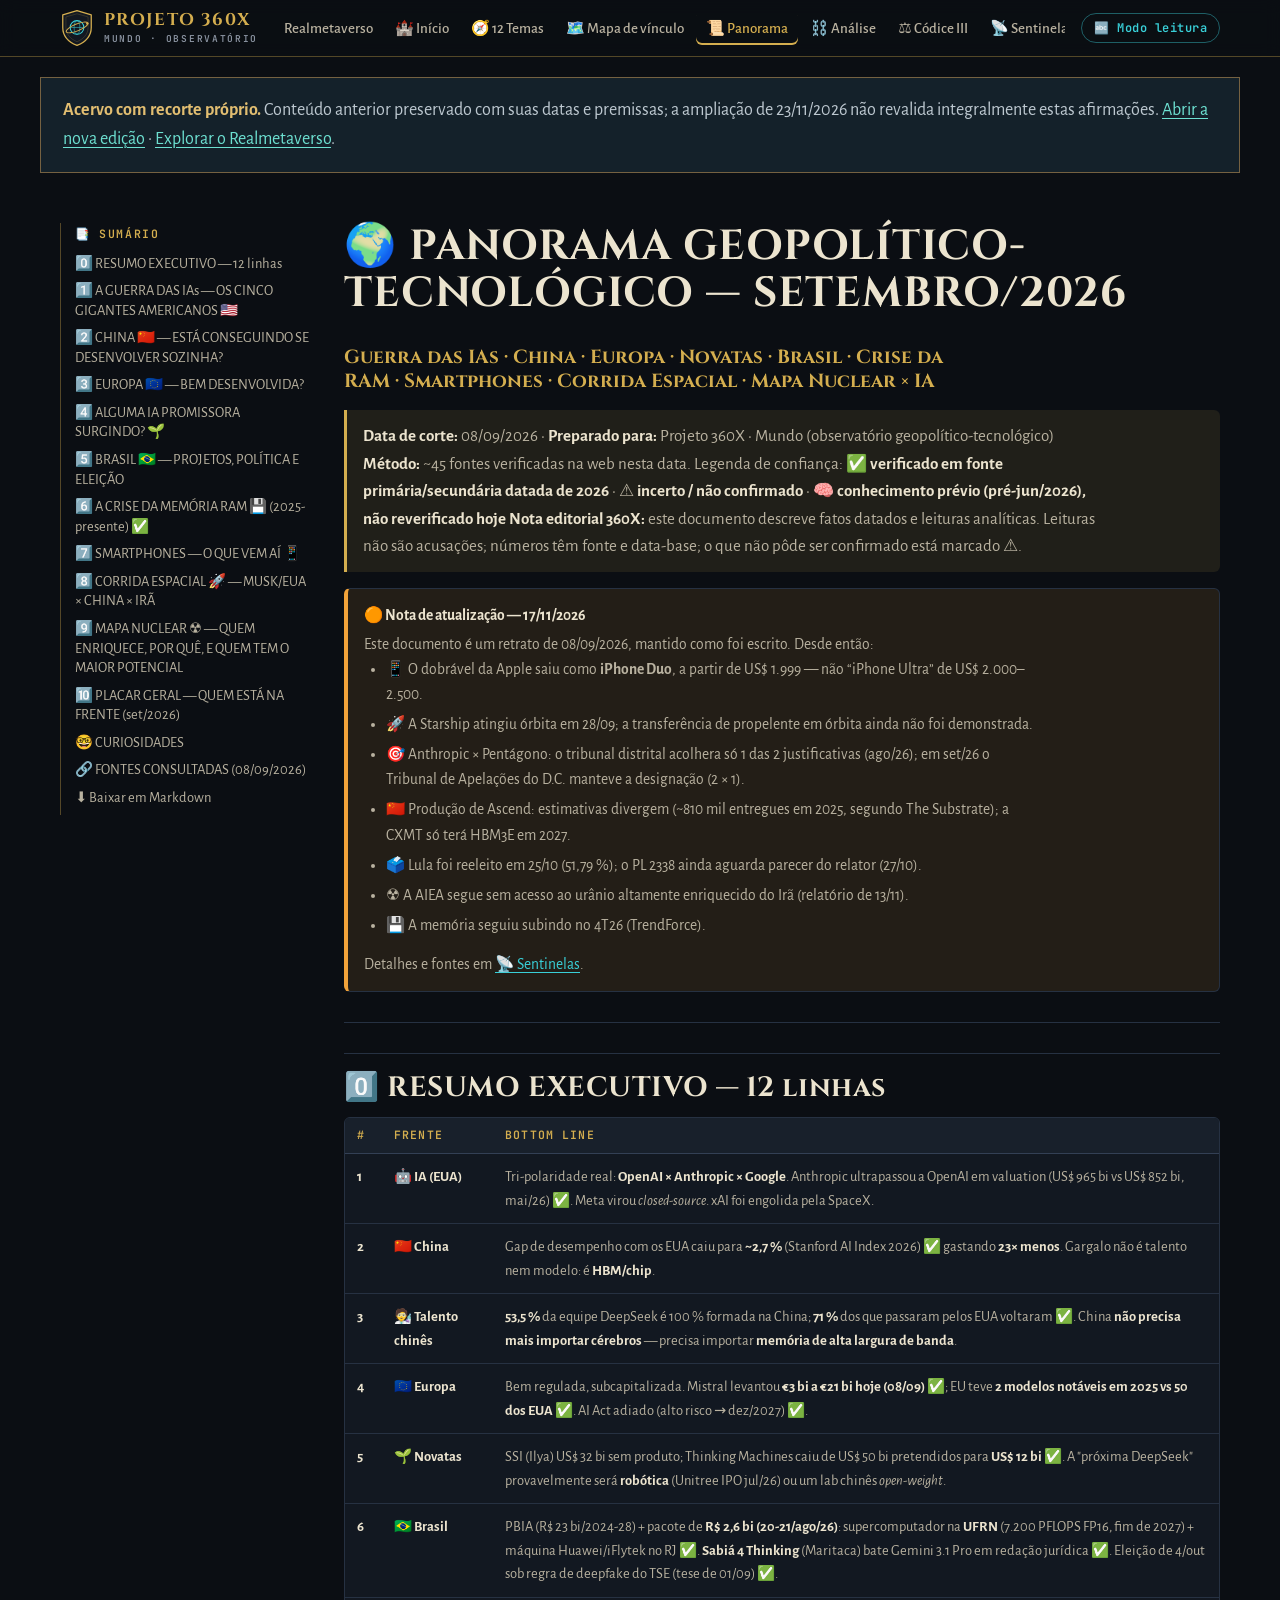
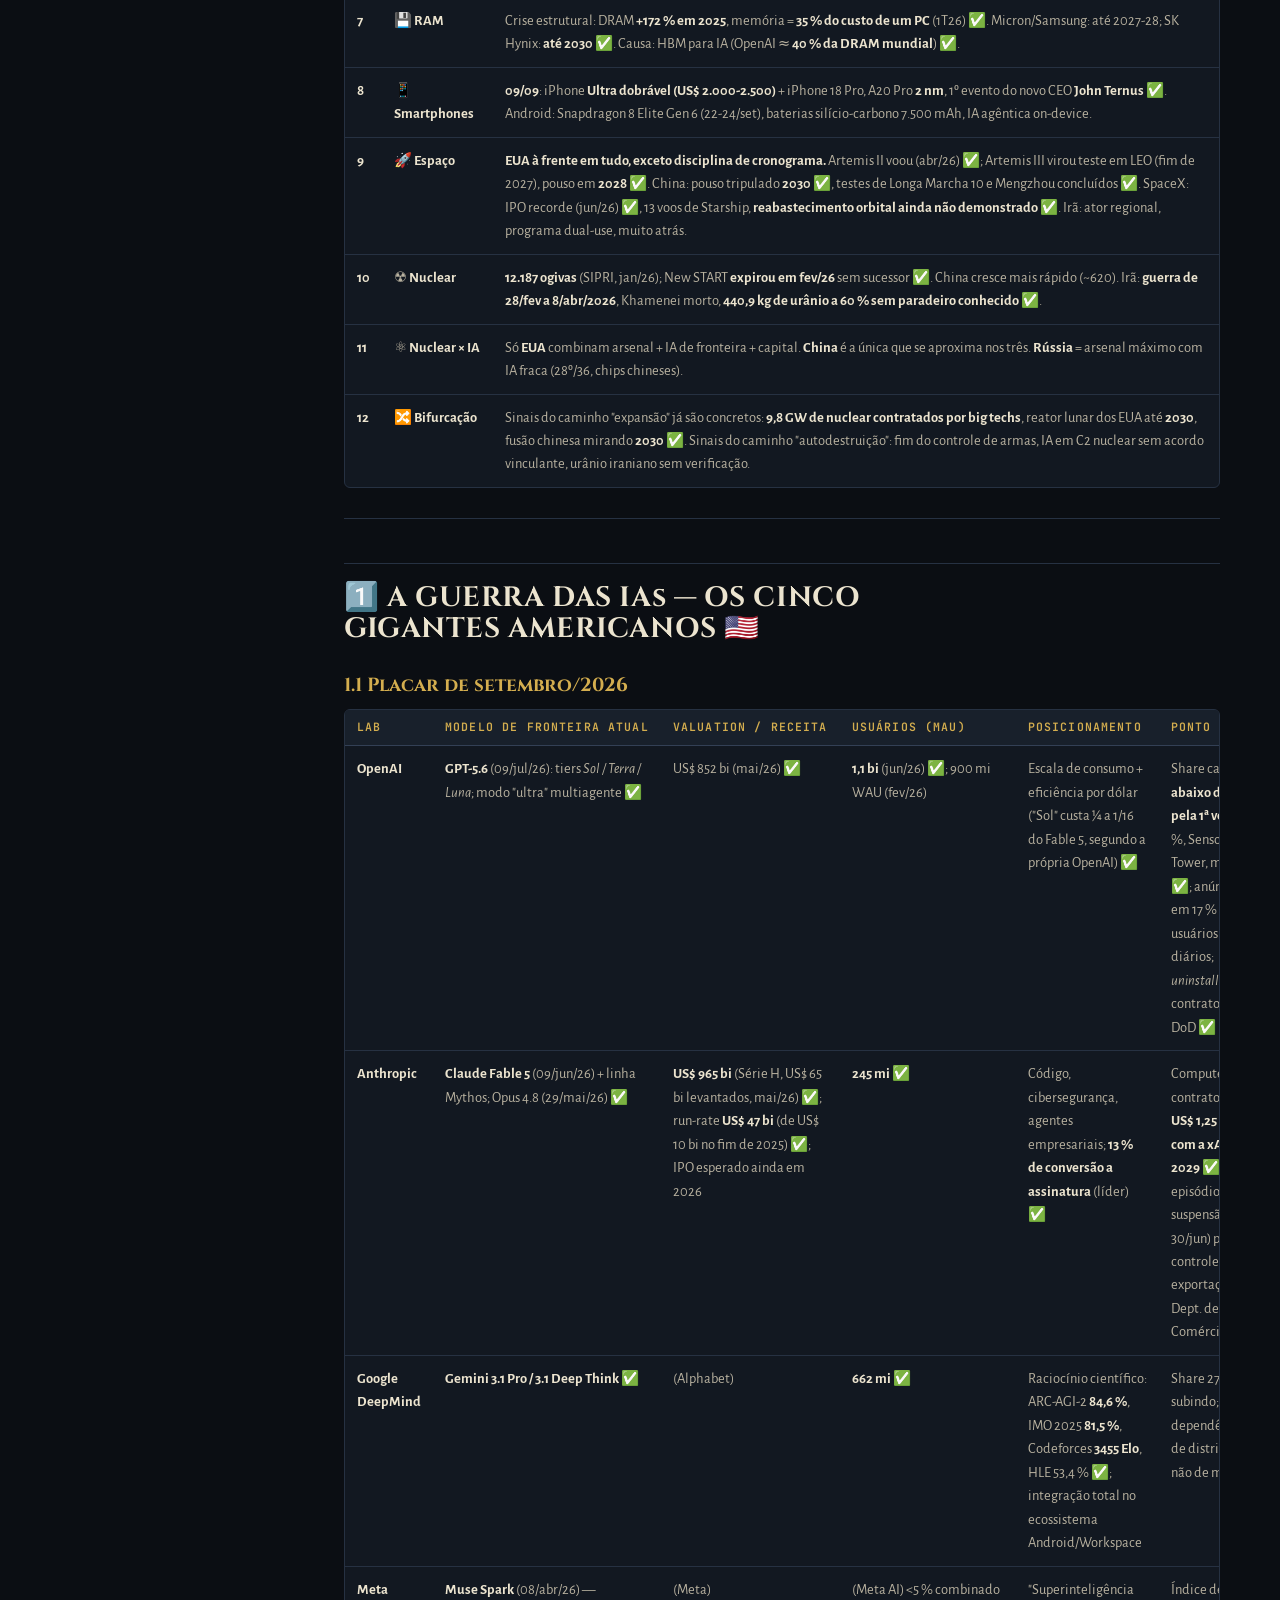
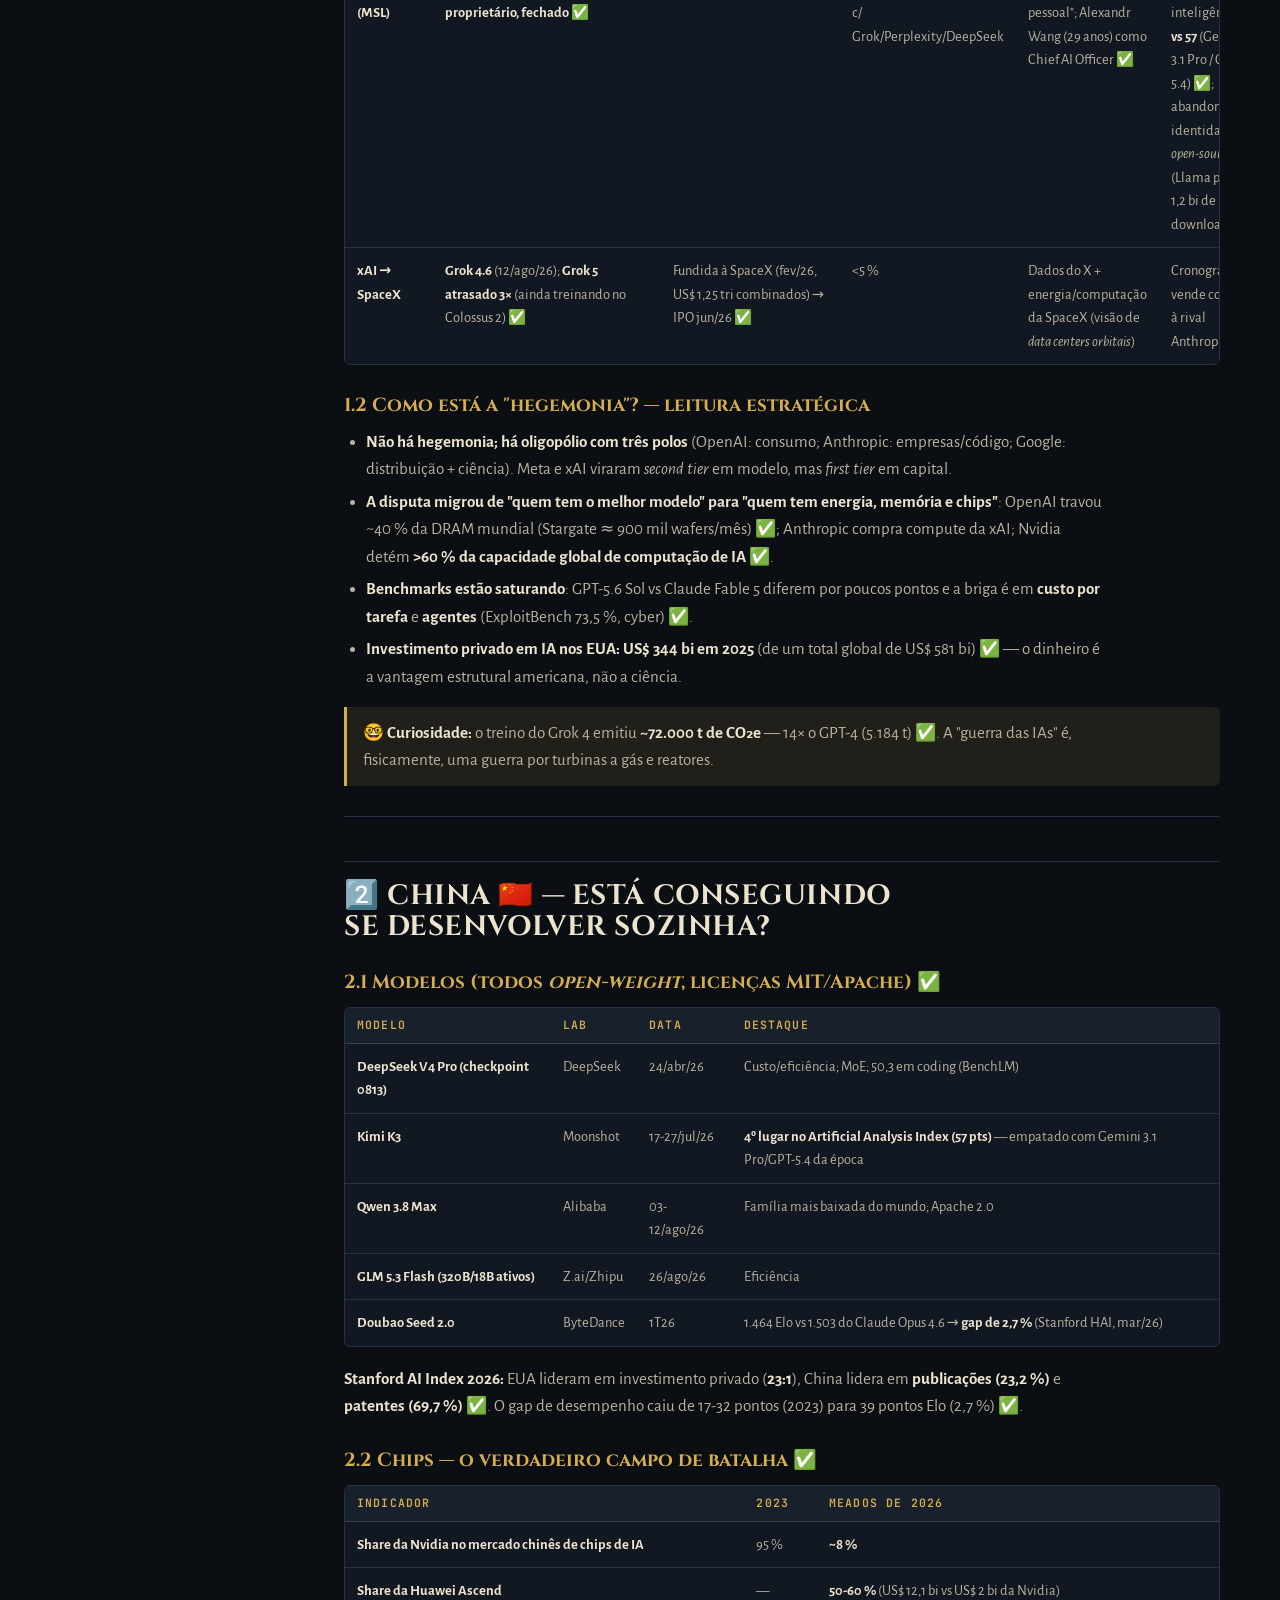
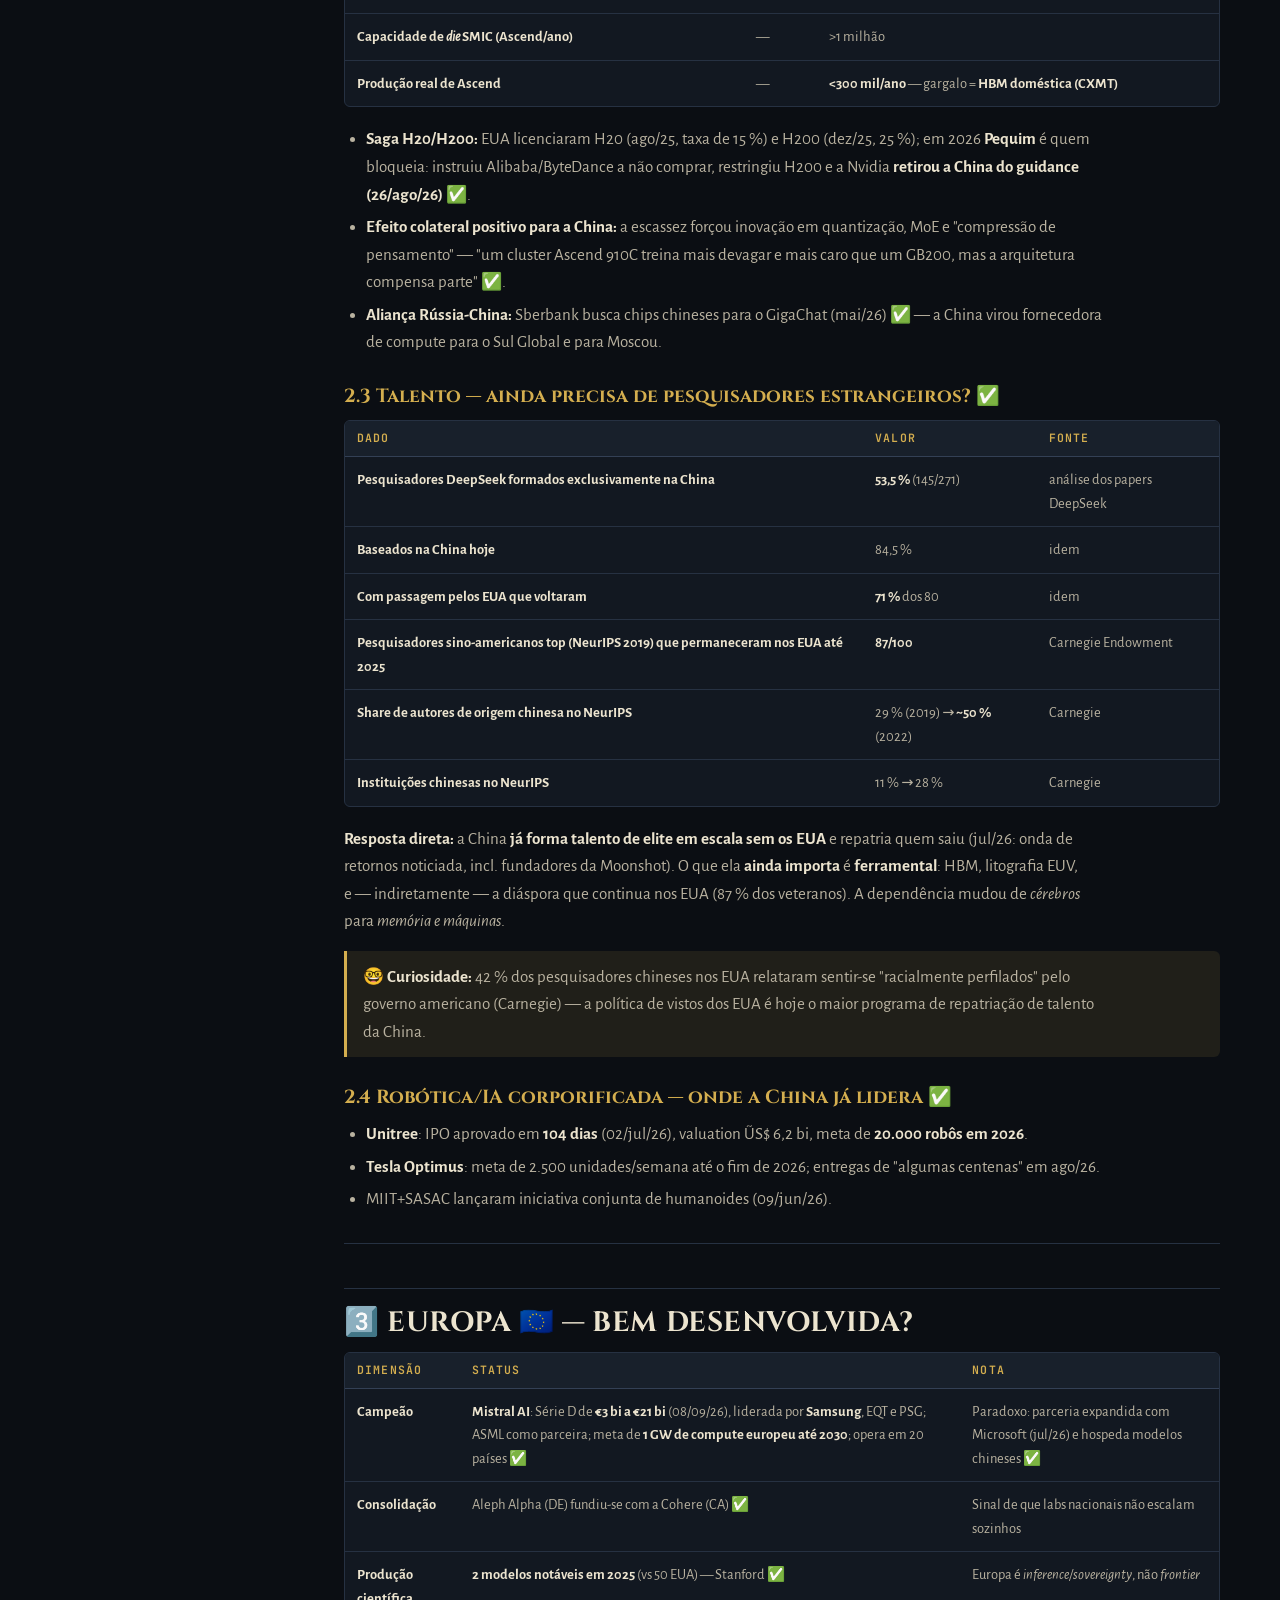
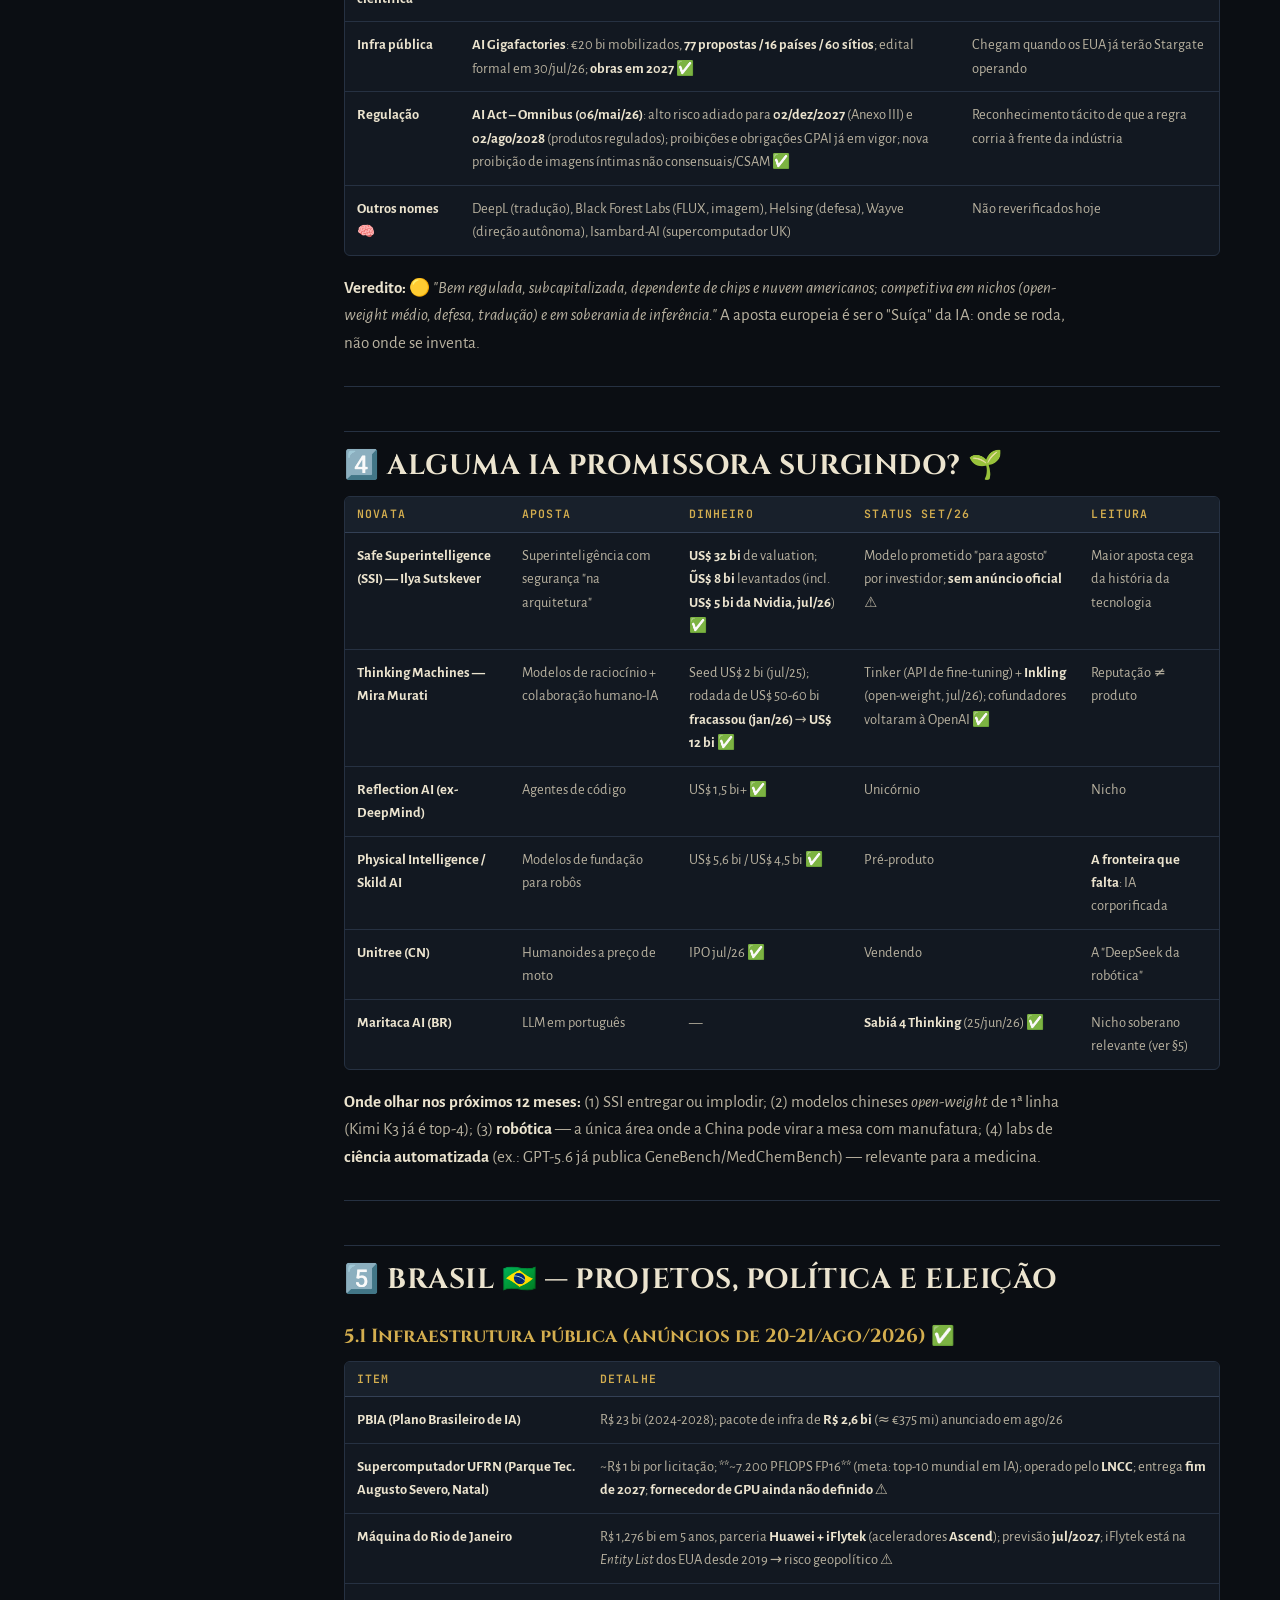
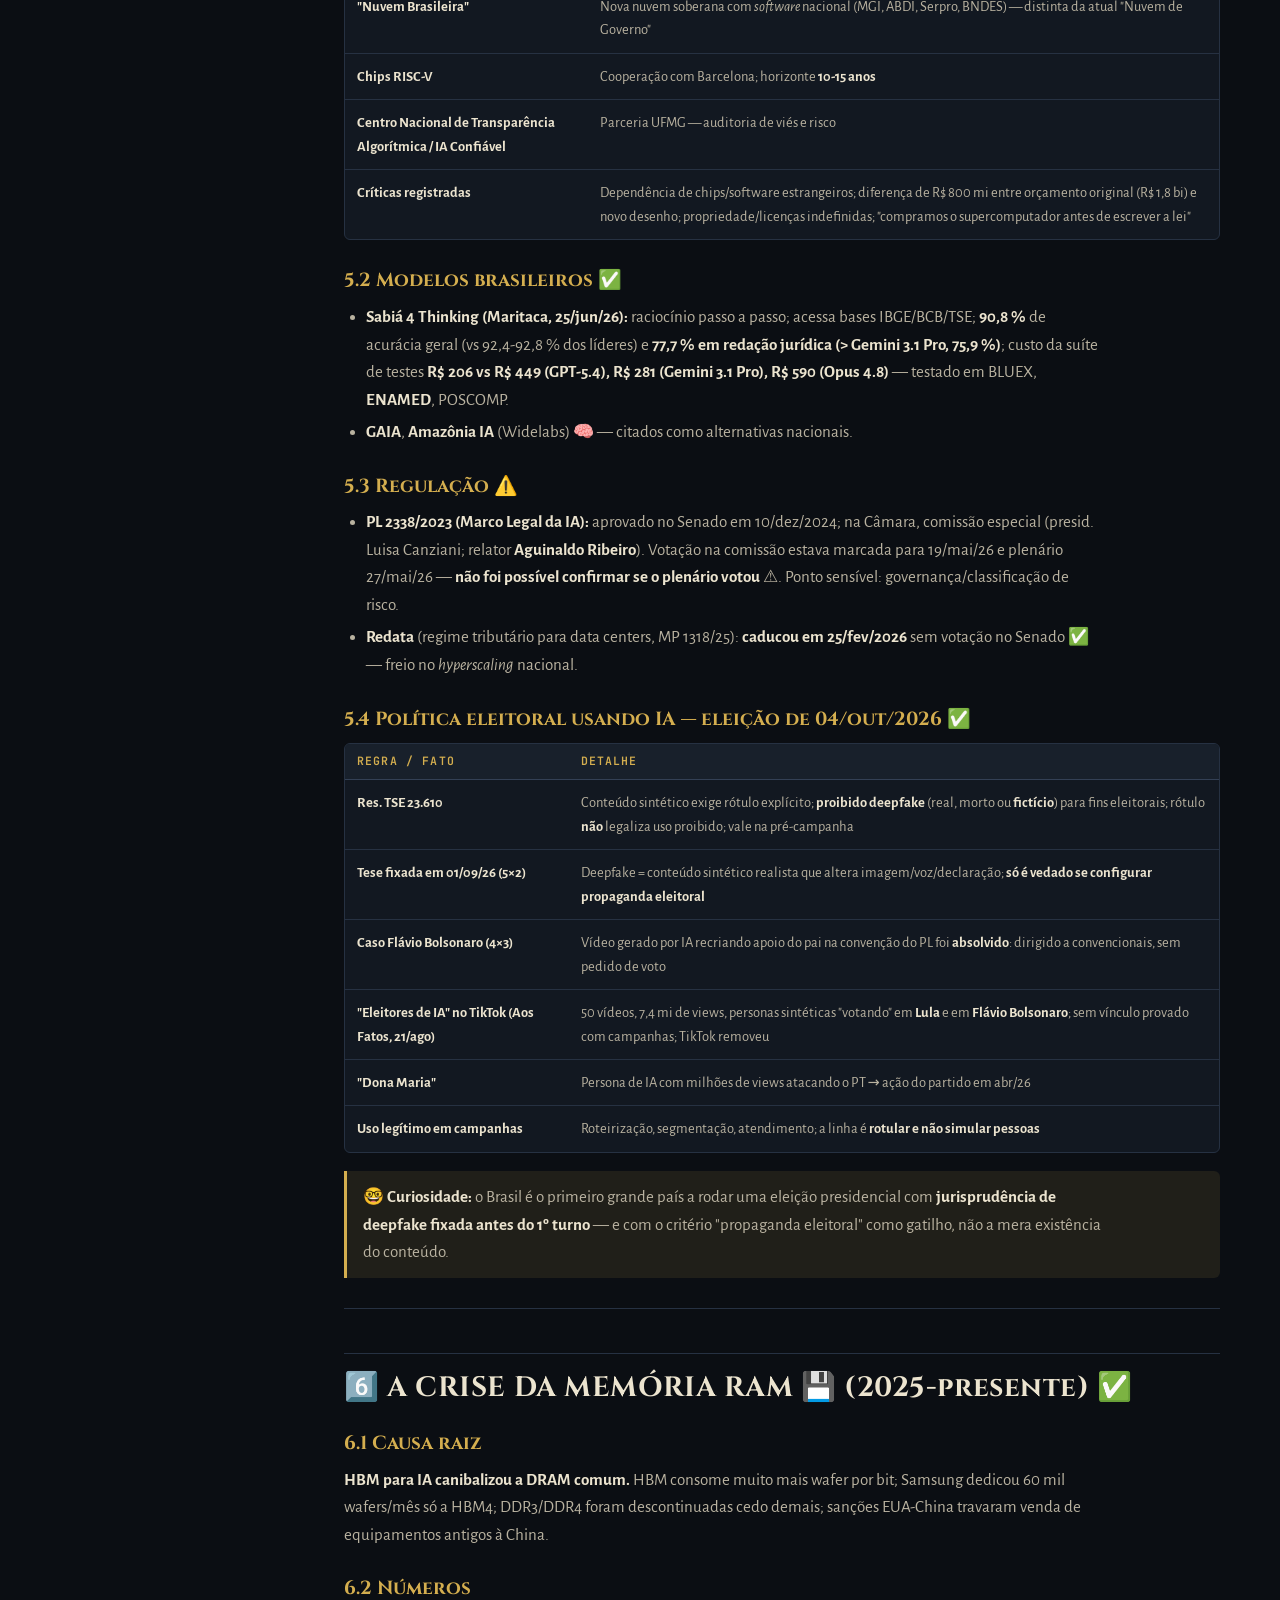
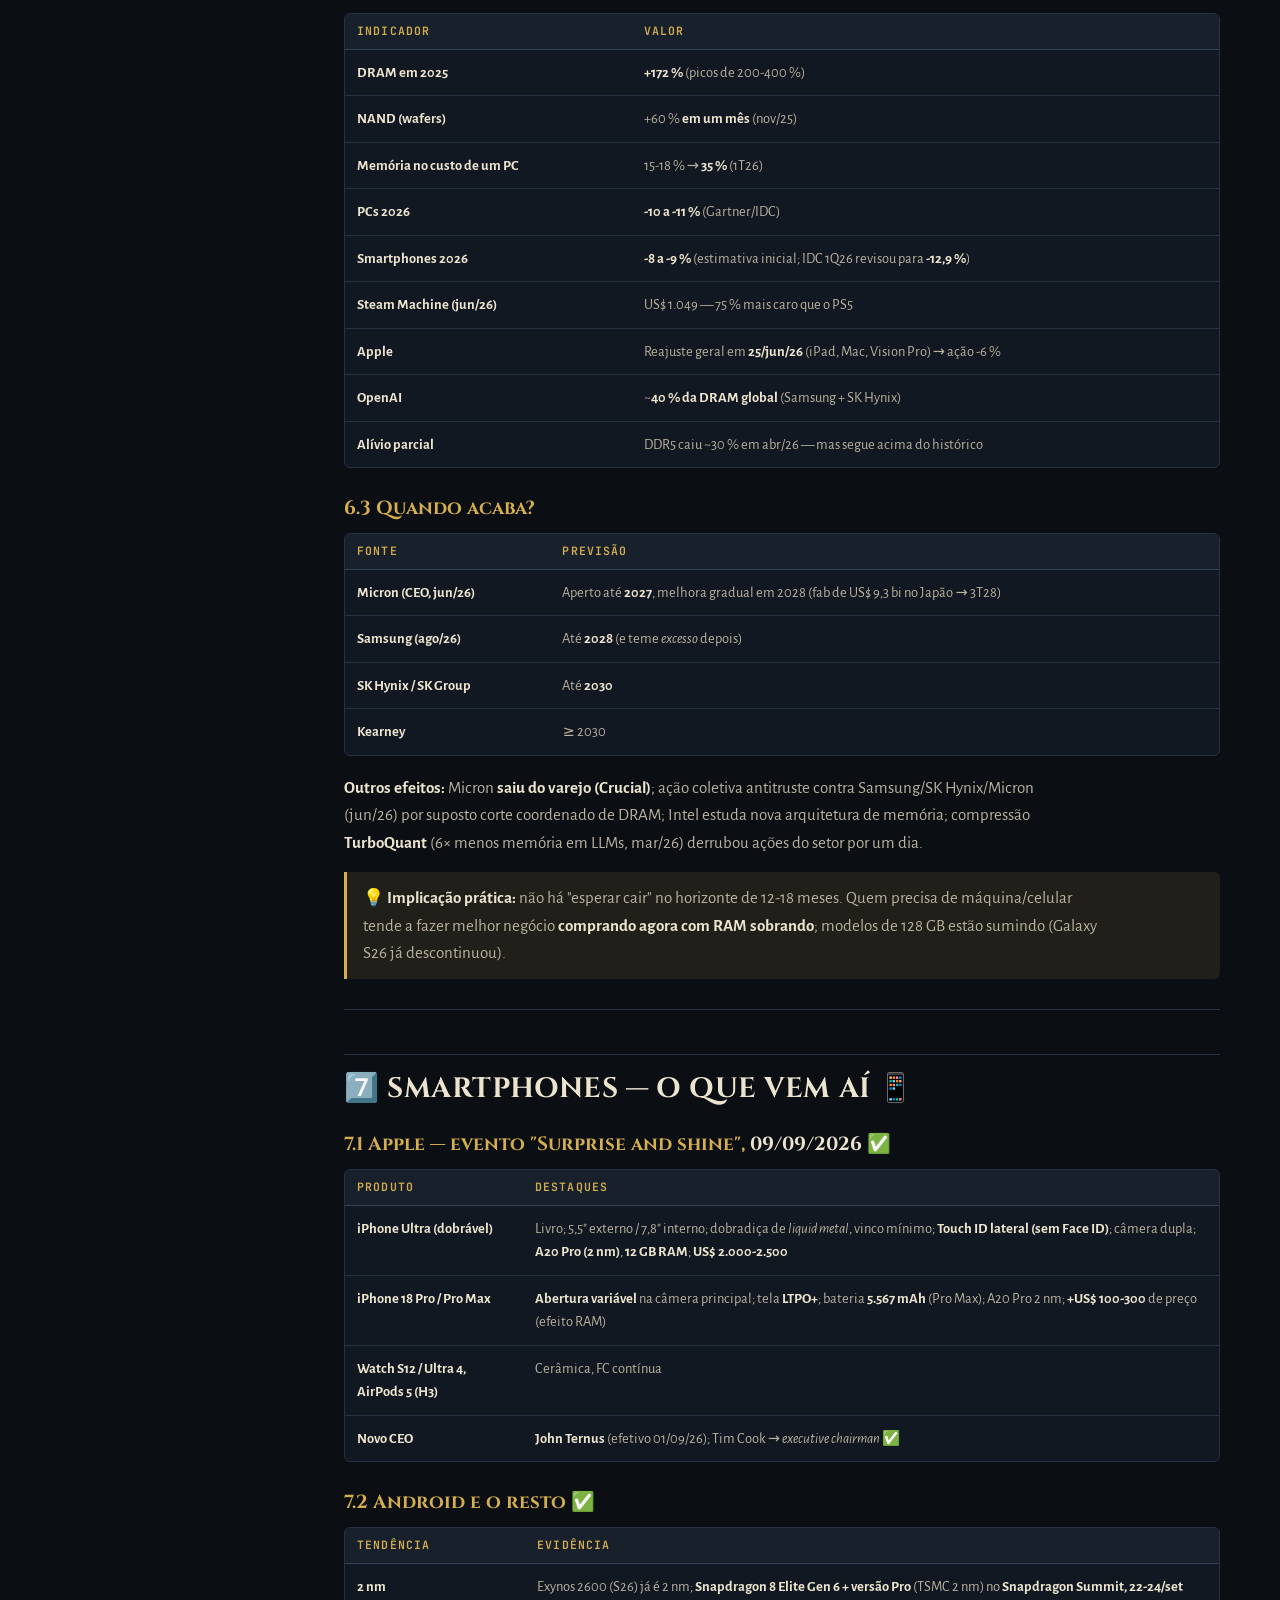
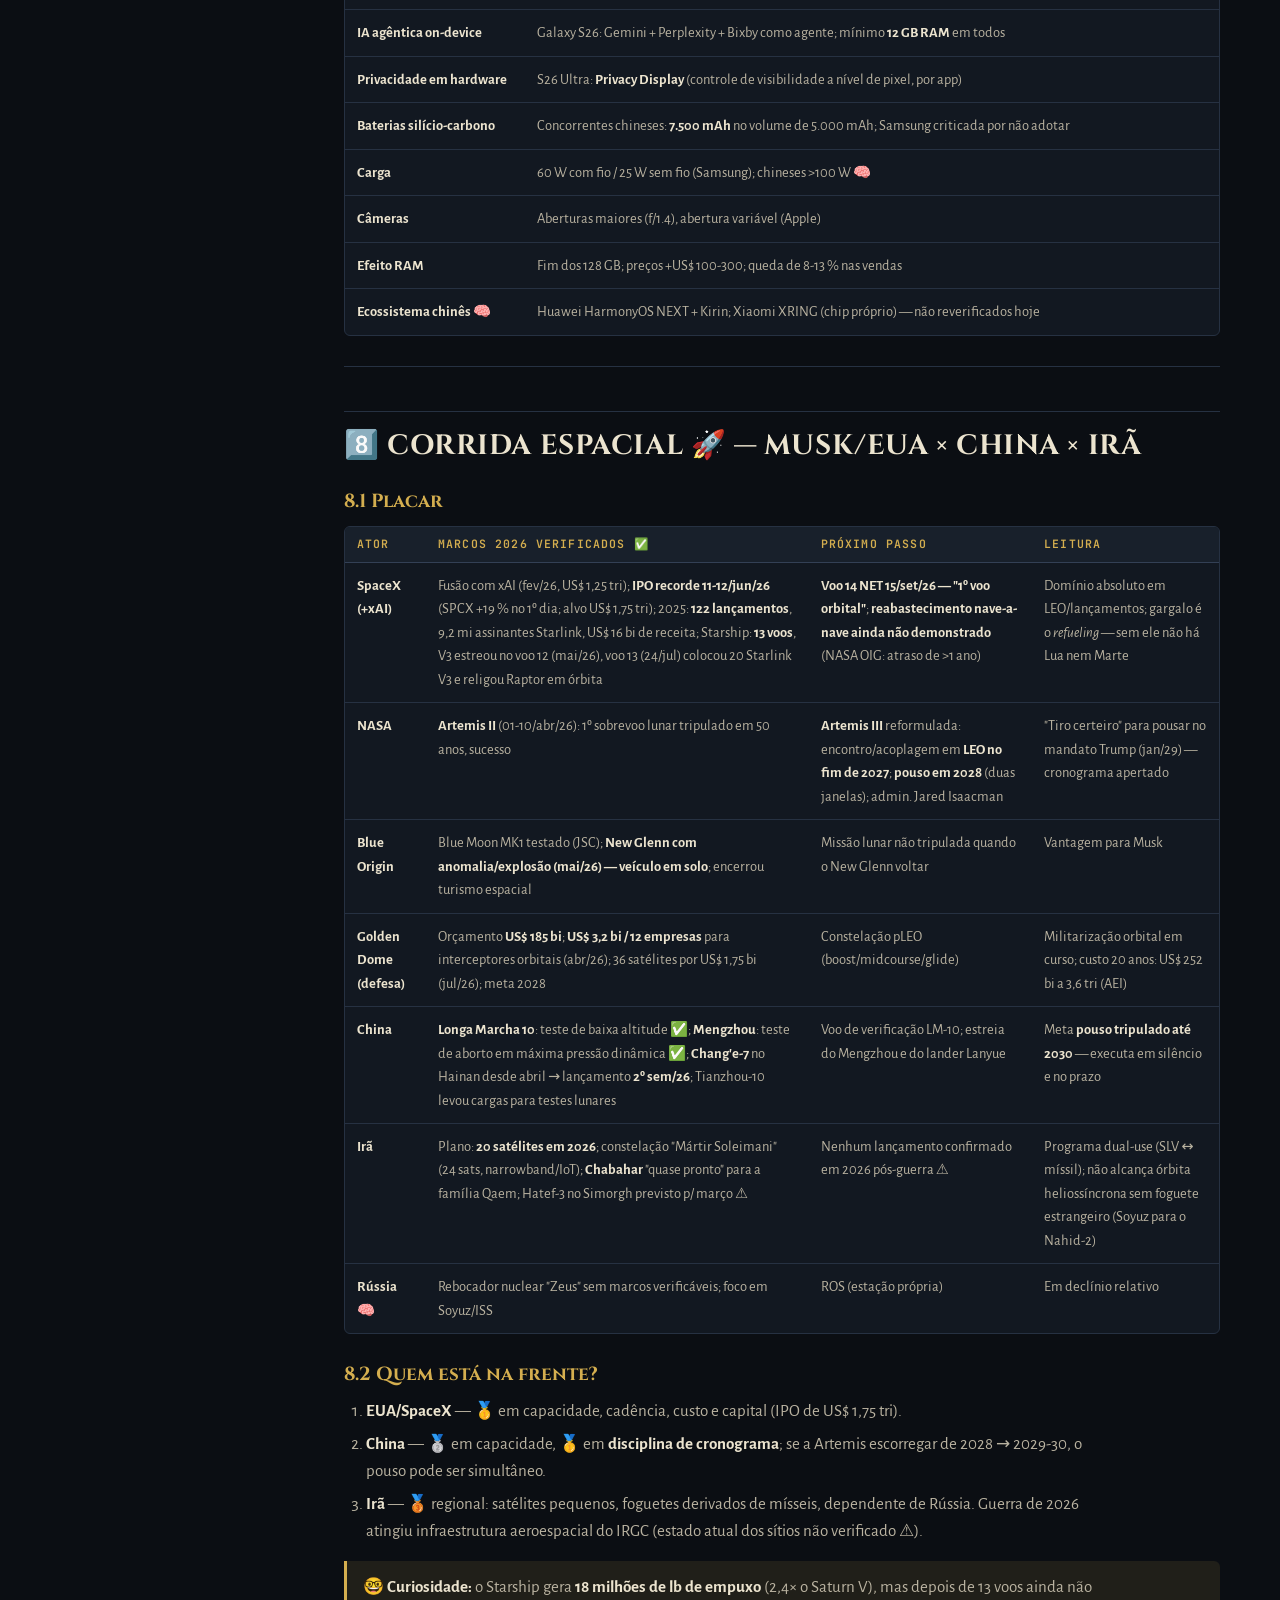
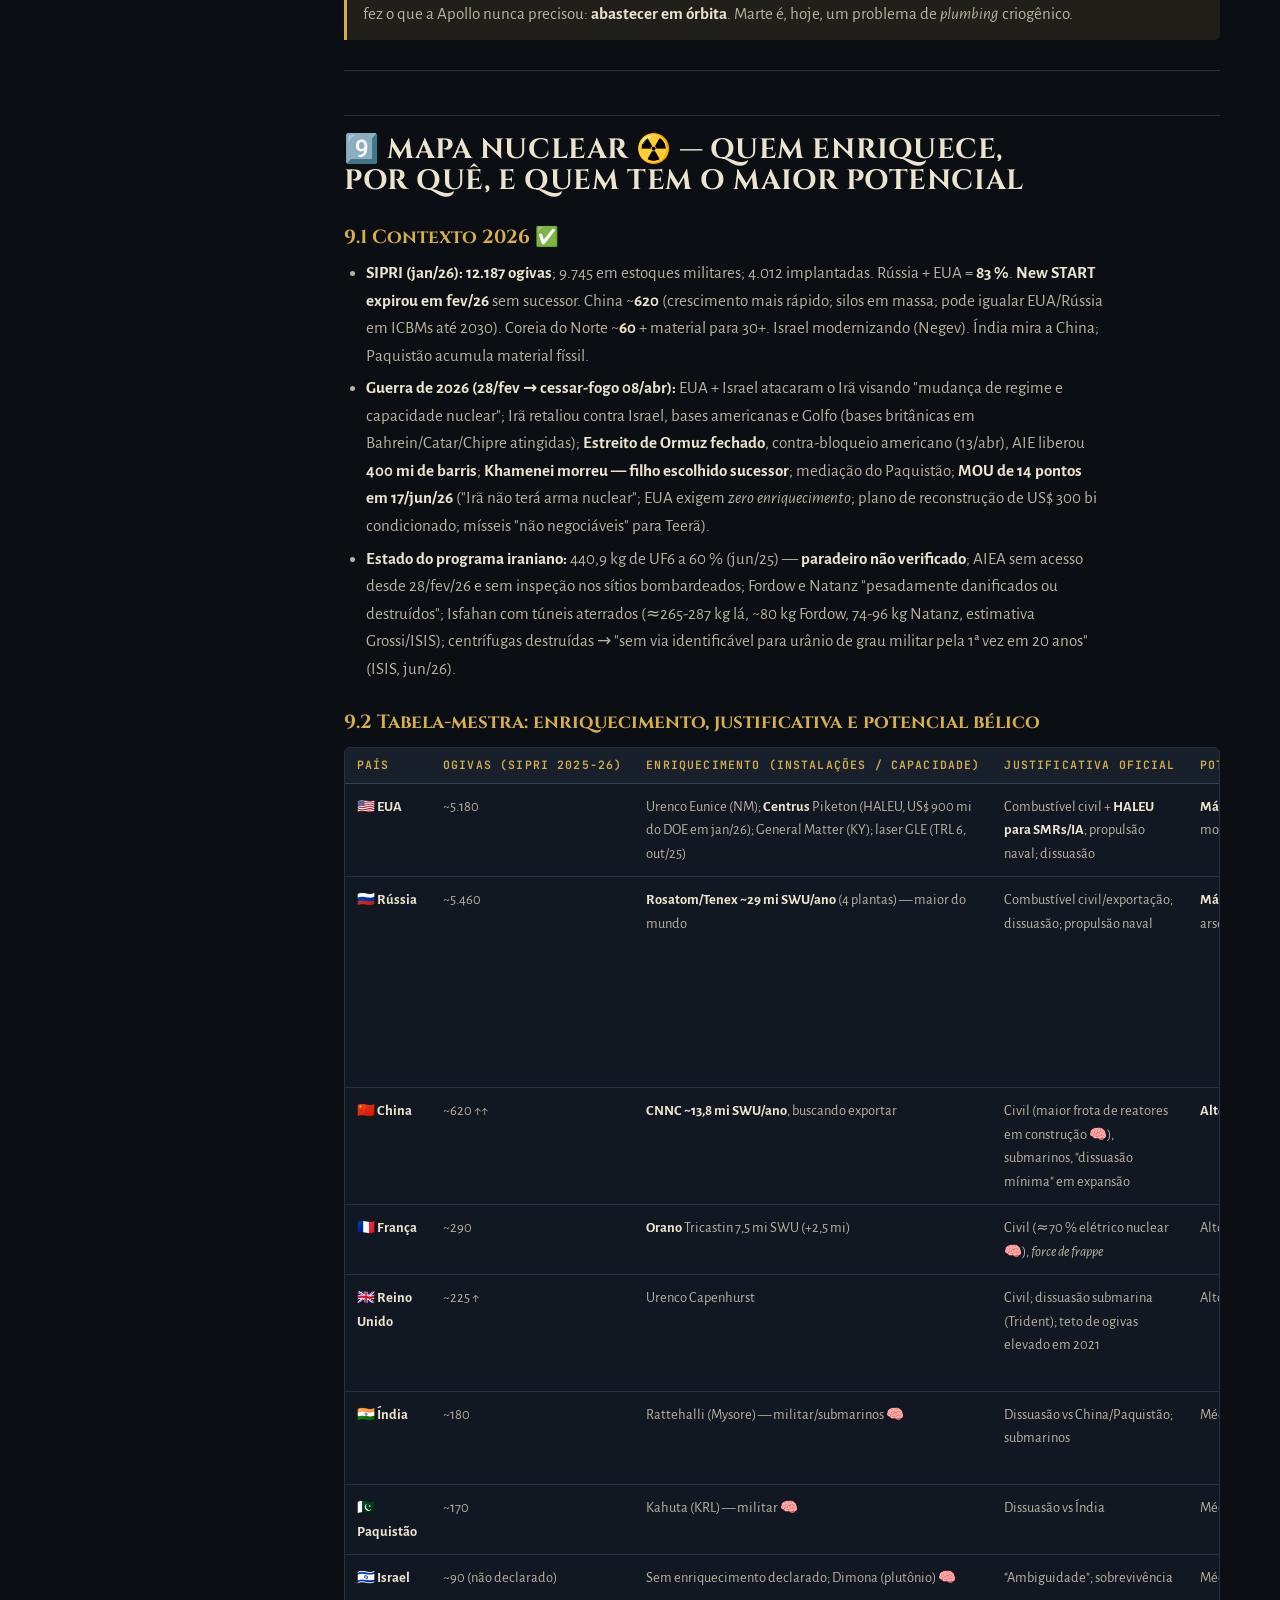
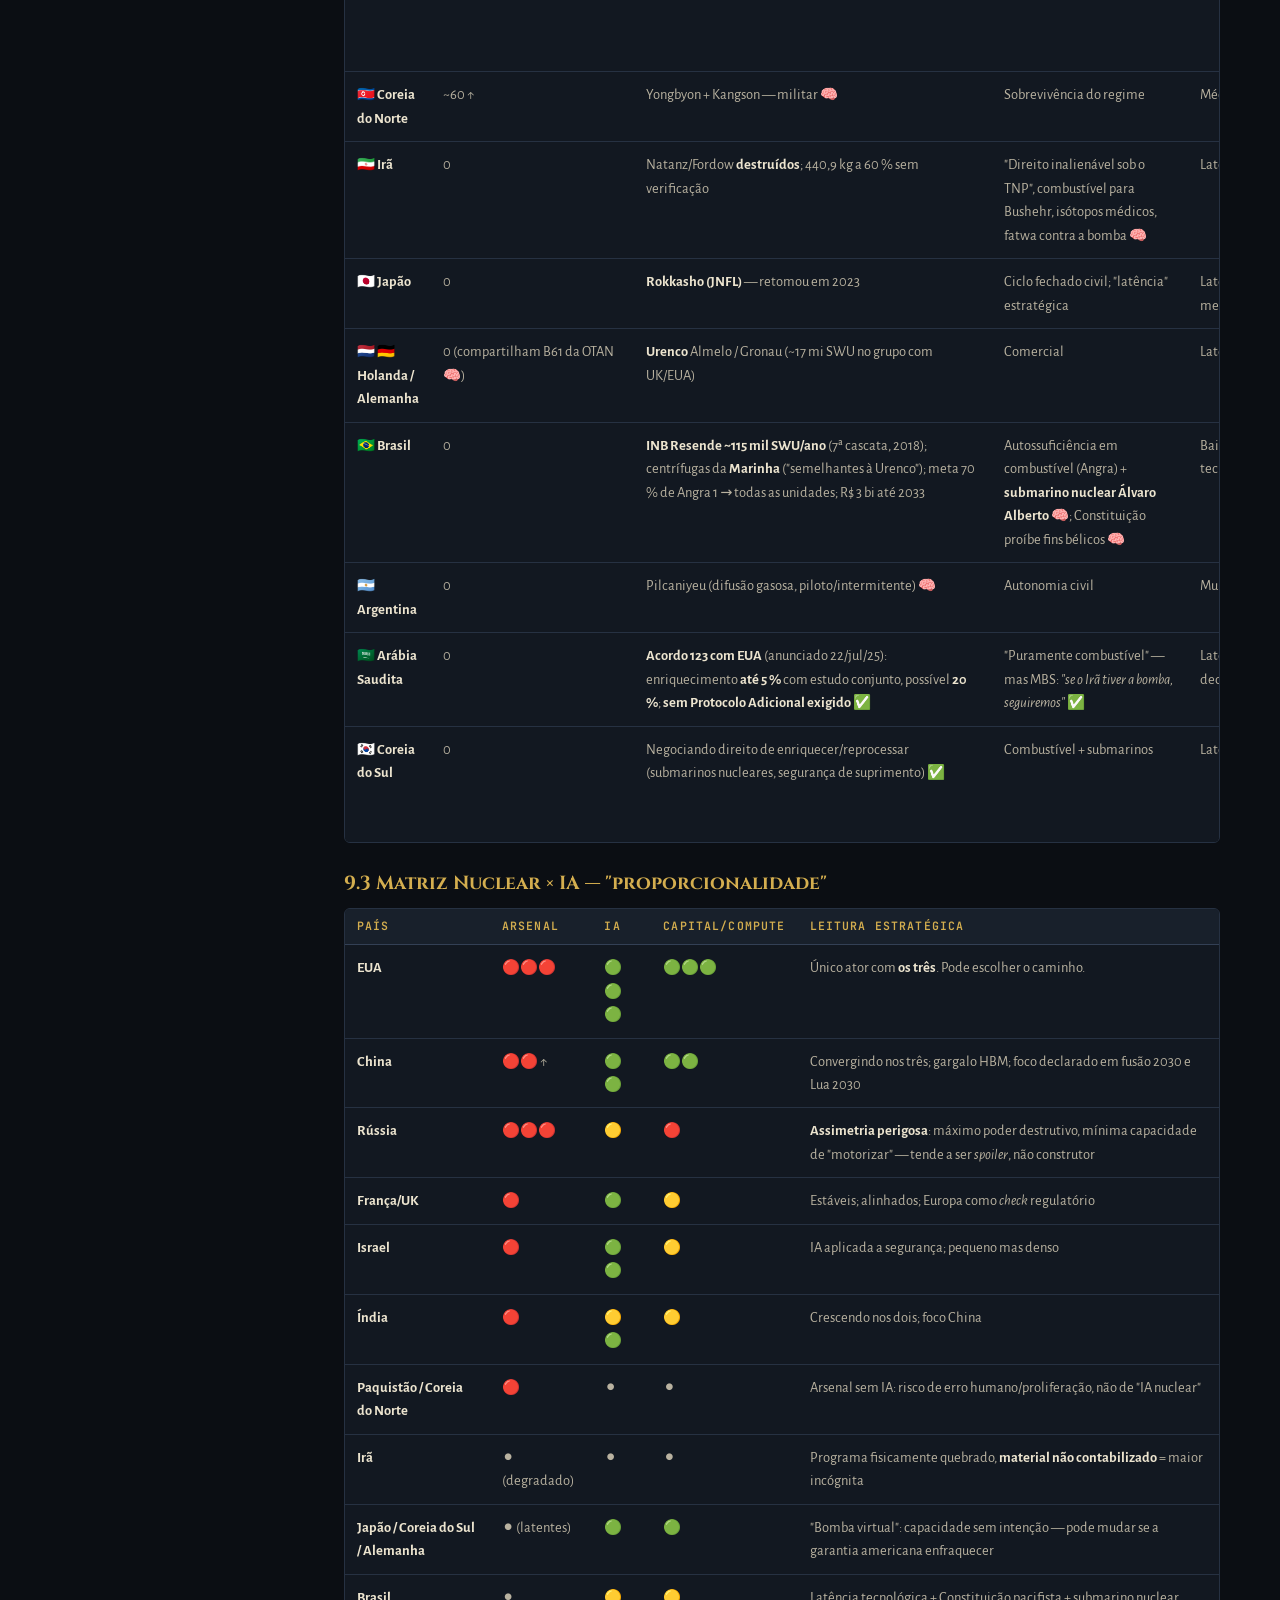
<file: panorama.html>
<!doctype html>
<html lang="pt-BR">
<head>
<meta charset="utf-8">
<meta name="viewport" content="width=device-width, initial-scale=1">
<title>Panorama Geopolítico-Tecnológico · Projeto 360X Mundo</title>
<meta name="description" content="Panorama de setembro de 2026: guerra das IAs, China, Europa, novatas, Brasil, crise da memória, smartphones, corrida espacial e mapa nuclear × IA, com ≈45 fontes.">
<meta name="theme-color" content="#0b0e13">
<meta property="og:type" content="website"><meta property="og:locale" content="pt_BR">
<meta property="og:site_name" content="Projeto 360X · Mundo"><meta property="og:title" content="Panorama Geopolítico-Tecnológico · Projeto 360X Mundo">
<meta property="og:description" content="Panorama de setembro de 2026: guerra das IAs, China, Europa, novatas, Brasil, crise da memória, smartphones, corrida espacial e mapa nuclear × IA, com ≈45 fontes."><meta property="og:url" content="https://aldenirfilho.github.io/projeto-360x-mundo/panorama.html">
<meta property="og:image" content="https://aldenirfilho.github.io/projeto-360x-mundo/assets/img/360x-mapa-vinculo.png">
<link rel="icon" href="favicon.svg" type="image/svg+xml">
<link rel="stylesheet" href="assets/css/base.css">
<link rel="stylesheet" href="assets/css/site.css">
<script>try{if(localStorage.getItem('x360-dys')==='1')document.documentElement.classList.add('x-dys')}catch(e){}</script>
</head>
<body>
<a class="x-skip" href="#conteudo">Pular para o conteúdo</a>
<header class="x-bar"><div class="x-bar-in">
  <a class="x-brand" href="index.html" aria-label="Projeto 360X · Mundo — início"><svg class="x-crest" viewBox="0 0 64 72" aria-hidden="true" focusable="false"><path d="M32 3 L59 11 V35 C59 52 47 63 32 69 C17 63 5 52 5 35 V11 Z" fill="#121821" stroke="#d4ae4f" stroke-width="2.4" stroke-linejoin="round"/>
<path d="M32 9 L53 15 V35 C53 48 44 57 32 62 C20 57 11 48 11 35 V15 Z" fill="none" stroke="#d4ae4f" stroke-opacity=".35" stroke-width="1"/>
<circle cx="32" cy="35" r="13" fill="none" stroke="#39d0d8" stroke-width="2"/>
<ellipse cx="32" cy="35" rx="5.5" ry="13" fill="none" stroke="#39d0d8" stroke-width="1.2" stroke-opacity=".8"/>
<line x1="19" y1="35" x2="45" y2="35" stroke="#39d0d8" stroke-width="1.2" stroke-opacity=".8"/>
<g class="orbit"><ellipse cx="32" cy="35" rx="22" ry="6.5" fill="none" stroke="#d4ae4f" stroke-width="1.8" transform="rotate(-22 32 35)"/>
<circle cx="51.6" cy="27.4" r="2.4" fill="#d4ae4f"/></g></svg><span class="x-word"><b>PROJETO 360X</b><small>MUNDO · OBSERVATÓRIO</small></span></a>
  <nav class="x-nav" aria-label="Navegação principal"><a href="realmetaverso.html">Realmetaverso</a><a href="index.html">🏰 Início</a><a href="temas.html">🧭 12 Temas</a><a href="mapa.html">🗺️ Mapa de vínculo</a><a href="panorama.html" aria-current="page">📜 Panorama</a><a href="analise.html">⛓️ Análise</a><a href="codice-iii.html">⚖️ Códice III</a><a href="observatorio.html#sentinelas">📡 Sentinelas</a></nav>
  <button class="x-read" type="button" aria-pressed="false" title="Alterna a fonte OpenDyslexic para leitura">🔤 Modo leitura</button>
</div></header>
<main id="conteudo"><aside class="legacy-review"><strong>Acervo com recorte próprio.</strong> Conteúdo anterior preservado com suas datas e premissas; a ampliação de 23/11/2026 não revalida integralmente estas afirmações. <a href="index.html">Abrir a nova edição</a> · <a href="realmetaverso.html">Explorar o Realmetaverso</a>.</aside>
<div class="wrap doc-g">
  <nav class="toc" aria-label="Sumário"><b>📑 Sumário</b><a href="#resumo">0️⃣ RESUMO EXECUTIVO — 12 linhas</a><a href="#ia-eua">1️⃣ A GUERRA DAS IAs — OS CINCO GIGANTES AMERICANOS 🇺🇸</a><a href="#china">2️⃣ CHINA 🇨🇳 — ESTÁ CONSEGUINDO SE DESENVOLVER SOZINHA?</a><a href="#europa">3️⃣ EUROPA 🇪🇺 — BEM DESENVOLVIDA?</a><a href="#novatas">4️⃣ ALGUMA IA PROMISSORA SURGINDO? 🌱</a><a href="#brasil">5️⃣ BRASIL 🇧🇷 — PROJETOS, POLÍTICA E ELEIÇÃO</a><a href="#memoria">6️⃣ A CRISE DA MEMÓRIA RAM 💾 (2025-presente) ✅</a><a href="#smartphones">7️⃣ SMARTPHONES — O QUE VEM AÍ 📱</a><a href="#espaco">8️⃣ CORRIDA ESPACIAL 🚀 — MUSK/EUA × CHINA × IRÃ</a><a href="#nuclear">9️⃣ MAPA NUCLEAR ☢️ — QUEM ENRIQUECE, POR QUÊ, E QUEM TEM O MAIOR POTENCIAL</a><a href="#placar">🔟 PLACAR GERAL — QUEM ESTÁ NA FRENTE (set/2026)</a><a href="#curiosidades">🤓 CURIOSIDADES</a><a href="#fontes">🔗 FONTES CONSULTADAS (08/09/2026)</a><a href="docs/360x-panorama-geopolitico-tecnologico-set2026.md">⬇️ Baixar em Markdown</a></nav>
  <article class="prose"><h1 id="-panorama-geopolítico-tecnológico--setembro2026">🌍 PANORAMA GEOPOLÍTICO-TECNOLÓGICO — SETEMBRO/2026</h1>
<h3 id="guerra-das-ias--china--europa--novatas--brasil--crise-da-ram--smartphones--corrida-espacial--mapa-nuclear--ia">Guerra das IAs · China · Europa · Novatas · Brasil · Crise da RAM · Smartphones · Corrida Espacial · Mapa Nuclear × IA</h3>
<blockquote>
<p><strong>Data de corte:</strong> 08/09/2026 · <strong>Preparado para:</strong> Projeto 360X · Mundo (observatório geopolítico-tecnológico) <strong>Método:</strong> ~45 fontes verificadas na web nesta data. Legenda de confiança: ✅ <strong>verificado em fonte primária/secundária datada de 2026</strong> · ⚠️ <strong>incerto / não confirmado</strong> · 🧠 <strong>conhecimento prévio (pré-jun/2026), não reverificado hoje</strong> <strong>Nota editorial 360X:</strong> este documento descreve fatos datados e leituras analíticas. Leituras não são acusações; números têm fonte e data-base; o que não pôde ser confirmado está marcado ⚠️.</p>
</blockquote><div class="fixnote"><strong>🟠 Nota de atualização — 17/11/2026</strong>Este documento é um retrato de 08/09/2026, mantido como foi escrito. Desde então:
<ul>
<li>📱 O dobrável da Apple saiu como <b>iPhone Duo</b>, a partir de US$ 1.999 — não “iPhone Ultra” de US$ 2.000–2.500.</li>
<li>🚀 A Starship atingiu órbita em 28/09; a transferência de propelente em órbita ainda não foi demonstrada.</li>
<li>🎯 Anthropic × Pentágono: o tribunal distrital acolhera só 1 das 2 justificativas (ago/26); em set/26 o Tribunal de Apelações do D.C. manteve a designação (2 × 1).</li>
<li>🇨🇳 Produção de Ascend: estimativas divergem (~810 mil entregues em 2025, segundo The Substrate); a CXMT só terá HBM3E em 2027.</li>
<li>🗳️ Lula foi reeleito em 25/10 (51,79 %); o PL 2338 ainda aguarda parecer do relator (27/10).</li>
<li>☢️ A AIEA segue sem acesso ao urânio altamente enriquecido do Irã (relatório de 13/11).</li>
<li>💾 A memória seguiu subindo no 4T26 (TrendForce).</li>
</ul>Detalhes e fontes em <a href="observatorio.html#sentinelas">📡 Sentinelas</a>.</div>
<hr/>
<h2 id="resumo">0️⃣ RESUMO EXECUTIVO — 12 linhas</h2>
<div class="tbl"><table>
<thead>
<tr class="header">
<th>#</th>
<th>Frente</th>
<th>Bottom line</th>
</tr>
</thead>
<tbody>
<tr class="odd">
<td>1</td>
<td>🤖 <strong>IA (EUA)</strong></td>
<td>Tri-polaridade real: <strong>OpenAI × Anthropic × Google</strong>. Anthropic ultrapassou a OpenAI em valuation (US$ 965 bi vs US$ 852 bi, mai/26) ✅. Meta virou <em>closed-source</em>. xAI foi engolida pela SpaceX.</td>
</tr>
<tr class="even">
<td>2</td>
<td>🇨🇳 <strong>China</strong></td>
<td>Gap de desempenho com os EUA caiu para <strong>~2,7 %</strong> (Stanford AI Index 2026) ✅ gastando <strong>23× menos</strong>. Gargalo não é talento nem modelo: é <strong>HBM/chip</strong>.</td>
</tr>
<tr class="odd">
<td>3</td>
<td>🧑‍🔬 <strong>Talento chinês</strong></td>
<td><strong>53,5 %</strong> da equipe DeepSeek é 100 % formada na China; <strong>71 %</strong> dos que passaram pelos EUA voltaram ✅. China <strong>não precisa mais importar cérebros</strong> — precisa importar <strong>memória de alta largura de banda</strong>.</td>
</tr>
<tr class="even">
<td>4</td>
<td>🇪🇺 <strong>Europa</strong></td>
<td>Bem regulada, subcapitalizada. Mistral levantou <strong>€3 bi a €21 bi hoje (08/09)</strong> ✅; EU teve <strong>2 modelos notáveis em 2025 vs 50 dos EUA</strong> ✅. AI Act adiado (alto risco → dez/2027) ✅.</td>
</tr>
<tr class="odd">
<td>5</td>
<td>🌱 <strong>Novatas</strong></td>
<td>SSI (Ilya) US$ 32 bi sem produto; Thinking Machines caiu de US$ 50 bi pretendidos para <strong>US$ 12 bi</strong> ✅. A "próxima DeepSeek" provavelmente será <strong>robótica</strong> (Unitree IPO jul/26) ou um lab chinês <em>open-weight</em>.</td>
</tr>
<tr class="even">
<td>6</td>
<td>🇧🇷 <strong>Brasil</strong></td>
<td>PBIA (R$ 23 bi/2024-28) + pacote de <strong>R$ 2,6 bi (20-21/ago/26)</strong>: supercomputador na <strong>UFRN</strong> (7.200 PFLOPS FP16, fim de 2027) + máquina Huawei/iFlytek no RJ ✅. <strong>Sabiá 4 Thinking</strong> (Maritaca) bate Gemini 3.1 Pro em redação jurídica ✅. Eleição de 4/out sob regra de deepfake do TSE (tese de 01/09) ✅.</td>
</tr>
<tr class="odd">
<td>7</td>
<td>💾 <strong>RAM</strong></td>
<td>Crise estrutural: DRAM <strong>+172 % em 2025</strong>, memória = <strong>35 % do custo de um PC</strong> (1T26) ✅. Micron/Samsung: até 2027-28; SK Hynix: <strong>até 2030</strong> ✅. Causa: HBM para IA (OpenAI ≈ <strong>40 % da DRAM mundial</strong>) ✅.</td>
</tr>
<tr class="even">
<td>8</td>
<td>📱 <strong>Smartphones</strong></td>
<td><strong>09/09</strong>: iPhone <strong>Ultra dobrável (US$ 2.000-2.500)</strong> + iPhone 18 Pro, A20 Pro <strong>2 nm</strong>, 1º evento do novo CEO <strong>John Ternus</strong> ✅. Android: Snapdragon 8 Elite Gen 6 (22-24/set), baterias silício-carbono 7.500 mAh, IA agêntica on-device.</td>
</tr>
<tr class="odd">
<td>9</td>
<td>🚀 <strong>Espaço</strong></td>
<td><strong>EUA à frente em tudo, exceto disciplina de cronograma.</strong> Artemis II voou (abr/26) ✅; Artemis III virou teste em LEO (fim de 2027), pouso em <strong>2028</strong> ✅. China: pouso tripulado <strong>2030</strong> ✅, testes de Longa Marcha 10 e Mengzhou concluídos ✅. SpaceX: IPO recorde (jun/26) ✅, 13 voos de Starship, <strong>reabastecimento orbital ainda não demonstrado</strong> ✅. Irã: ator regional, programa dual-use, muito atrás.</td>
</tr>
<tr class="even">
<td>10</td>
<td>☢️ <strong>Nuclear</strong></td>
<td><strong>12.187 ogivas</strong> (SIPRI, jan/26); New START <strong>expirou em fev/26</strong> sem sucessor ✅. China cresce mais rápido (~620). Irã: <strong>guerra de 28/fev a 8/abr/2026</strong>, Khamenei morto, <strong>440,9 kg de urânio a 60 % sem paradeiro conhecido</strong> ✅.</td>
</tr>
<tr class="odd">
<td>11</td>
<td>⚛️ <strong>Nuclear × IA</strong></td>
<td>Só <strong>EUA</strong> combinam arsenal + IA de fronteira + capital. <strong>China</strong> é a única que se aproxima nos três. <strong>Rússia</strong> = arsenal máximo com IA fraca (28º/36, chips chineses).</td>
</tr>
<tr class="even">
<td>12</td>
<td>🔀 <strong>Bifurcação</strong></td>
<td>Sinais do caminho "expansão" já são concretos: <strong>9,8 GW de nuclear contratados por big techs</strong>, reator lunar dos EUA até <strong>2030</strong>, fusão chinesa mirando <strong>2030</strong> ✅. Sinais do caminho "autodestruição": fim do controle de armas, IA em C2 nuclear sem acordo vinculante, urânio iraniano sem verificação.</td>
</tr>
</tbody>
</table></div>
<hr/>
<h2 id="ia-eua">1️⃣ A GUERRA DAS IAs — OS CINCO GIGANTES AMERICANOS 🇺🇸</h2>
<h3 id="11-placar-de-setembro2026">1.1 Placar de setembro/2026</h3>
<div class="tbl"><table>
<thead>
<tr class="header">
<th>Lab</th>
<th>Modelo de fronteira atual</th>
<th>Valuation / receita</th>
<th>Usuários (MAU)</th>
<th>Posicionamento</th>
<th>Ponto fraco</th>
</tr>
</thead>
<tbody>
<tr class="odd">
<td><strong>OpenAI</strong></td>
<td><strong>GPT-5.6</strong> (09/jul/26): tiers <em>Sol / Terra / Luna</em>; modo "ultra" multiagente ✅</td>
<td>US$ 852 bi (mai/26) ✅</td>
<td><strong>1,1 bi</strong> (jun/26) ✅; 900 mi WAU (fev/26)</td>
<td>Escala de consumo + eficiência por dólar ("Sol" custa ¼ a 1/16 do Fable 5, segundo a própria OpenAI) ✅</td>
<td>Share caiu <strong>abaixo de 50 % pela 1ª vez</strong> (46,4 %, Sensor Tower, mai/26) ✅; anúncios em 17 % dos usuários diários; <em>uninstalls</em> após contrato com o DoD ✅</td>
</tr>
<tr class="even">
<td><strong>Anthropic</strong></td>
<td><strong>Claude Fable 5</strong> (09/jun/26) + linha Mythos; Opus 4.8 (29/mai/26) ✅</td>
<td><strong>US$ 965 bi</strong> (Série H, US$ 65 bi levantados, mai/26) ✅; run-rate <strong>US$ 47 bi</strong> (de US$ 10 bi no fim de 2025) ✅; IPO esperado ainda em 2026</td>
<td><strong>245 mi</strong> ✅</td>
<td>Código, cibersegurança, agentes empresariais; <strong>13 % de conversão a assinatura</strong> (líder) ✅</td>
<td>Compute: contrato de <strong>US$ 1,25 bi/mês com a xAI até 2029</strong> ✅; episódio de suspensão (12-30/jun) por controles de exportação do Dept. de Comércio</td>
</tr>
<tr class="odd">
<td><strong>Google DeepMind</strong></td>
<td><strong>Gemini 3.1 Pro / 3.1 Deep Think</strong> ✅</td>
<td>(Alphabet)</td>
<td><strong>662 mi</strong> ✅</td>
<td>Raciocínio científico: ARC-AGI-2 <strong>84,6 %</strong>, IMO 2025 <strong>81,5 %</strong>, Codeforces <strong>3455 Elo</strong>, HLE 53,4 % ✅; integração total no ecossistema Android/Workspace</td>
<td>Share 27,7 % e subindo; risco = dependência de distribuição, não de modelo</td>
</tr>
<tr class="even">
<td><strong>Meta (MSL)</strong></td>
<td><strong>Muse Spark</strong> (08/abr/26) — <strong>proprietário, fechado</strong> ✅</td>
<td>(Meta)</td>
<td>(Meta AI) &lt;5 % combinado c/ Grok/Perplexity/DeepSeek</td>
<td>"Superinteligência pessoal"; Alexandr Wang (29 anos) como Chief AI Officer ✅</td>
<td>Índice de inteligência <strong>52 vs 57</strong> (Gemini 3.1 Pro / GPT-5.4) ✅; abandonou a identidade <em>open-source</em> (Llama parado; 1,2 bi de downloads) ✅</td>
</tr>
<tr class="odd">
<td><strong>xAI → SpaceX</strong></td>
<td><strong>Grok 4.6</strong> (12/ago/26); <strong>Grok 5 atrasado 3×</strong> (ainda treinando no Colossus 2) ✅</td>
<td>Fundida à SpaceX (fev/26, US$ 1,25 tri combinados) → IPO jun/26 ✅</td>
<td>&lt;5 %</td>
<td>Dados do X + energia/computação da SpaceX (visão de <em>data centers orbitais</em>)</td>
<td>Cronograma; vende compute à rival Anthropic 🤯</td>
</tr>
</tbody>
</table></div>
<h3 id="12-como-está-a-hegemonia--leitura-estratégica">1.2 Como está a "hegemonia"? — leitura estratégica</h3>
<ul>
<li><strong>Não há hegemonia; há oligopólio com três polos</strong> (OpenAI: consumo; Anthropic: empresas/código; Google: distribuição + ciência). Meta e xAI viraram <em>second tier</em> em modelo, mas <em>first tier</em> em capital.</li>
<li><strong>A disputa migrou de "quem tem o melhor modelo" para "quem tem energia, memória e chips"</strong>: OpenAI travou ~40 % da DRAM mundial (Stargate ≈ 900 mil wafers/mês) ✅; Anthropic compra compute da xAI; Nvidia detém <strong>&gt;60 % da capacidade global de computação de IA</strong> ✅.</li>
<li><strong>Benchmarks estão saturando</strong>: GPT-5.6 Sol vs Claude Fable 5 diferem por poucos pontos e a briga é em <strong>custo por tarefa</strong> e <strong>agentes</strong> (ExploitBench 73,5 %, cyber) ✅.</li>
<li><strong>Investimento privado em IA nos EUA: US$ 344 bi em 2025</strong> (de um total global de US$ 581 bi) ✅ — o dinheiro é a vantagem estrutural americana, não a ciência.</li>
</ul>
<blockquote>
<p>🤓 <strong>Curiosidade:</strong> o treino do Grok 4 emitiu <strong>~72.000 t de CO₂e</strong> — 14× o GPT-4 (5.184 t) ✅. A "guerra das IAs" é, fisicamente, uma guerra por turbinas a gás e reatores.</p>
</blockquote>
<hr/>
<h2 id="china">2️⃣ CHINA 🇨🇳 — ESTÁ CONSEGUINDO SE DESENVOLVER SOZINHA?</h2>
<h3 id="21-modelos-todos-open-weight-licenças-mitapache-">2.1 Modelos (todos <em>open-weight</em>, licenças MIT/Apache) ✅</h3>
<div class="tbl"><table>
<thead>
<tr class="header">
<th>Modelo</th>
<th>Lab</th>
<th>Data</th>
<th>Destaque</th>
</tr>
</thead>
<tbody>
<tr class="odd">
<td><strong>DeepSeek V4 Pro</strong> (checkpoint 0813)</td>
<td>DeepSeek</td>
<td>24/abr/26</td>
<td>Custo/eficiência; MoE; 50,3 em coding (BenchLM)</td>
</tr>
<tr class="even">
<td><strong>Kimi K3</strong></td>
<td>Moonshot</td>
<td>17-27/jul/26</td>
<td><strong>4º lugar no Artificial Analysis Index (57 pts)</strong> — empatado com Gemini 3.1 Pro/GPT-5.4 da época</td>
</tr>
<tr class="odd">
<td><strong>Qwen 3.8 Max</strong></td>
<td>Alibaba</td>
<td>03-12/ago/26</td>
<td>Família mais baixada do mundo; Apache 2.0</td>
</tr>
<tr class="even">
<td><strong>GLM 5.3 Flash</strong> (320B/18B ativos)</td>
<td>Z.ai/Zhipu</td>
<td>26/ago/26</td>
<td>Eficiência</td>
</tr>
<tr class="odd">
<td><strong>Doubao Seed 2.0</strong></td>
<td>ByteDance</td>
<td>1T26</td>
<td>1.464 Elo vs 1.503 do Claude Opus 4.6 → <strong>gap de 2,7 %</strong> (Stanford HAI, mar/26)</td>
</tr>
</tbody>
</table></div>
<p><strong>Stanford AI Index 2026:</strong> EUA lideram em investimento privado (<strong>23:1</strong>), China lidera em <strong>publicações (23,2 %)</strong> e <strong>patentes (69,7 %)</strong> ✅. O gap de desempenho caiu de 17-32 pontos (2023) para 39 pontos Elo (2,7 %) ✅.</p>
<h3 id="22-chips--o-verdadeiro-campo-de-batalha-">2.2 Chips — o verdadeiro campo de batalha ✅</h3>
<div class="tbl"><table>
<thead>
<tr class="header">
<th>Indicador</th>
<th>2023</th>
<th>Meados de 2026</th>
</tr>
</thead>
<tbody>
<tr class="odd">
<td>Share da Nvidia no mercado chinês de chips de IA</td>
<td>95 %</td>
<td><strong>~8 %</strong></td>
</tr>
<tr class="even">
<td>Share da Huawei Ascend</td>
<td>—</td>
<td><strong>50-60 %</strong> (US$ 12,1 bi vs US$ 2 bi da Nvidia)</td>
</tr>
<tr class="odd">
<td>Capacidade de <em>die</em> SMIC (Ascend/ano)</td>
<td>—</td>
<td>&gt;1 milhão</td>
</tr>
<tr class="even">
<td>Produção real de Ascend</td>
<td>—</td>
<td><strong>&lt;300 mil/ano</strong> — gargalo = <strong>HBM doméstica (CXMT)</strong></td>
</tr>
</tbody>
</table></div>
<ul>
<li><strong>Saga H20/H200:</strong> EUA licenciaram H20 (ago/25, taxa de 15 %) e H200 (dez/25, 25 %); em 2026 <strong>Pequim</strong> é quem bloqueia: instruiu Alibaba/ByteDance a não comprar, restringiu H200 e a Nvidia <strong>retirou a China do guidance (26/ago/26)</strong> ✅.</li>
<li><strong>Efeito colateral positivo para a China:</strong> a escassez forçou inovação em quantização, MoE e "compressão de pensamento" — "um cluster Ascend 910C treina mais devagar e mais caro que um GB200, mas a arquitetura compensa parte" ✅.</li>
<li><strong>Aliança Rússia-China:</strong> Sberbank busca chips chineses para o GigaChat (mai/26) ✅ — a China virou fornecedora de compute para o Sul Global e para Moscou.</li>
</ul>
<h3 id="23-talento--ainda-precisa-de-pesquisadores-estrangeiros-">2.3 Talento — ainda precisa de pesquisadores estrangeiros? ✅</h3>
<div class="tbl"><table>
<thead>
<tr class="header">
<th>Dado</th>
<th>Valor</th>
<th>Fonte</th>
</tr>
</thead>
<tbody>
<tr class="odd">
<td>Pesquisadores DeepSeek formados <strong>exclusivamente</strong> na China</td>
<td><strong>53,5 %</strong> (145/271)</td>
<td>análise dos papers DeepSeek</td>
</tr>
<tr class="even">
<td>Baseados na China hoje</td>
<td>84,5 %</td>
<td>idem</td>
</tr>
<tr class="odd">
<td>Com passagem pelos EUA que <strong>voltaram</strong></td>
<td><strong>71 %</strong> dos 80</td>
<td>idem</td>
</tr>
<tr class="even">
<td>Pesquisadores sino-americanos top (NeurIPS 2019) que <strong>permaneceram</strong> nos EUA até 2025</td>
<td><strong>87/100</strong></td>
<td>Carnegie Endowment</td>
</tr>
<tr class="odd">
<td>Share de autores de origem chinesa no NeurIPS</td>
<td>29 % (2019) → <strong>~50 %</strong> (2022)</td>
<td>Carnegie</td>
</tr>
<tr class="even">
<td>Instituições chinesas no NeurIPS</td>
<td>11 % → 28 %</td>
<td>Carnegie</td>
</tr>
</tbody>
</table></div>
<p><strong>Resposta direta:</strong> a China <strong>já forma talento de elite em escala sem os EUA</strong> e repatria quem saiu (jul/26: onda de retornos noticiada, incl. fundadores da Moonshot). O que ela <strong>ainda importa</strong> é <strong>ferramental</strong>: HBM, litografia EUV, e — indiretamente — a diáspora que continua nos EUA (87 % dos veteranos). A dependência mudou de <em>cérebros</em> para <em>memória e máquinas</em>.</p>
<blockquote>
<p>🤓 <strong>Curiosidade:</strong> 42 % dos pesquisadores chineses nos EUA relataram sentir-se "racialmente perfilados" pelo governo americano (Carnegie) — a política de vistos dos EUA é hoje o maior programa de repatriação de talento da China.</p>
</blockquote>
<h3 id="24-robóticaia-corporificada--onde-a-china-já-lidera-">2.4 Robótica/IA corporificada — onde a China já lidera ✅</h3>
<ul>
<li><strong>Unitree</strong>: IPO aprovado em <strong>104 dias</strong> (02/jul/26), valuation ~US$ 6,2 bi, meta de <strong>20.000 robôs em 2026</strong>.</li>
<li><strong>Tesla Optimus</strong>: meta de 2.500 unidades/semana até o fim de 2026; entregas de "algumas centenas" em ago/26.</li>
<li>MIIT+SASAC lançaram iniciativa conjunta de humanoides (09/jun/26).</li>
</ul>
<hr/>
<h2 id="europa">3️⃣ EUROPA 🇪🇺 — BEM DESENVOLVIDA?</h2>
<div class="tbl"><table>
<thead>
<tr class="header">
<th>Dimensão</th>
<th>Status</th>
<th>Nota</th>
</tr>
</thead>
<tbody>
<tr class="odd">
<td><strong>Campeão</strong></td>
<td><strong>Mistral AI</strong>: Série D de <strong>€3 bi a €21 bi</strong> (08/09/26), liderada por <strong>Samsung</strong>, EQT e PSG; ASML como parceira; meta de <strong>1 GW de compute europeu até 2030</strong>; opera em 20 países ✅</td>
<td>Paradoxo: parceria expandida com Microsoft (jul/26) e hospeda modelos chineses ✅</td>
</tr>
<tr class="even">
<td><strong>Consolidação</strong></td>
<td>Aleph Alpha (DE) fundiu-se com a Cohere (CA) ✅</td>
<td>Sinal de que labs nacionais não escalam sozinhos</td>
</tr>
<tr class="odd">
<td><strong>Produção científica</strong></td>
<td><strong>2 modelos notáveis em 2025</strong> (vs 50 EUA) — Stanford ✅</td>
<td>Europa é <em>inference/sovereignty</em>, não <em>frontier</em></td>
</tr>
<tr class="even">
<td><strong>Infra pública</strong></td>
<td><strong>AI Gigafactories</strong>: €20 bi mobilizados, <strong>77 propostas / 16 países / 60 sítios</strong>; edital formal em 30/jul/26; <strong>obras em 2027</strong> ✅</td>
<td>Chegam quando os EUA já terão Stargate operando</td>
</tr>
<tr class="odd">
<td><strong>Regulação</strong></td>
<td><strong>AI Act – Omnibus (06/mai/26)</strong>: alto risco adiado para <strong>02/dez/2027</strong> (Anexo III) e <strong>02/ago/2028</strong> (produtos regulados); proibições e obrigações GPAI já em vigor; nova proibição de imagens íntimas não consensuais/CSAM ✅</td>
<td>Reconhecimento tácito de que a regra corria à frente da indústria</td>
</tr>
<tr class="even">
<td><strong>Outros nomes</strong> 🧠</td>
<td>DeepL (tradução), Black Forest Labs (FLUX, imagem), Helsing (defesa), Wayve (direção autônoma), Isambard-AI (supercomputador UK)</td>
<td>Não reverificados hoje</td>
</tr>
</tbody>
</table></div>
<p><strong>Veredito:</strong> 🟡 <em>"Bem regulada, subcapitalizada, dependente de chips e nuvem americanos; competitiva em nichos (open-weight médio, defesa, tradução) e em soberania de inferência."</em> A aposta europeia é ser o "Suíça" da IA: onde se roda, não onde se inventa.</p>
<hr/>
<h2 id="novatas">4️⃣ ALGUMA IA PROMISSORA SURGINDO? 🌱</h2>
<div class="tbl"><table>
<thead>
<tr class="header">
<th>Novata</th>
<th>Aposta</th>
<th>Dinheiro</th>
<th>Status set/26</th>
<th>Leitura</th>
</tr>
</thead>
<tbody>
<tr class="odd">
<td><strong>Safe Superintelligence (SSI)</strong> — Ilya Sutskever</td>
<td>Superinteligência com segurança "na arquitetura"</td>
<td><strong>US$ 32 bi</strong> de valuation; <strong>~US$ 8 bi</strong> levantados (incl. <strong>US$ 5 bi da Nvidia, jul/26</strong>) ✅</td>
<td>Modelo prometido "para agosto" por investidor; <strong>sem anúncio oficial</strong> ⚠️</td>
<td>Maior aposta cega da história da tecnologia</td>
</tr>
<tr class="even">
<td><strong>Thinking Machines</strong> — Mira Murati</td>
<td>Modelos de raciocínio + colaboração humano-IA</td>
<td>Seed US$ 2 bi (jul/25); rodada de US$ 50-60 bi <strong>fracassou (jan/26)</strong> → <strong>US$ 12 bi</strong> ✅</td>
<td>Tinker (API de fine-tuning) + <strong>Inkling</strong> (open-weight, jul/26); cofundadores voltaram à OpenAI ✅</td>
<td>Reputação ≠ produto</td>
</tr>
<tr class="odd">
<td><strong>Reflection AI</strong> (ex-DeepMind)</td>
<td>Agentes de código</td>
<td>US$ 1,5 bi+ ✅</td>
<td>Unicórnio</td>
<td>Nicho</td>
</tr>
<tr class="even">
<td><strong>Physical Intelligence / Skild AI</strong></td>
<td>Modelos de fundação para robôs</td>
<td>US$ 5,6 bi / US$ 4,5 bi ✅</td>
<td>Pré-produto</td>
<td><strong>A fronteira que falta</strong>: IA corporificada</td>
</tr>
<tr class="odd">
<td><strong>Unitree</strong> (CN)</td>
<td>Humanoides a preço de moto</td>
<td>IPO jul/26 ✅</td>
<td>Vendendo</td>
<td>A "DeepSeek da robótica"</td>
</tr>
<tr class="even">
<td><strong>Maritaca AI</strong> (BR)</td>
<td>LLM em português</td>
<td>—</td>
<td><strong>Sabiá 4 Thinking</strong> (25/jun/26) ✅</td>
<td>Nicho soberano relevante (ver §5)</td>
</tr>
</tbody>
</table></div>
<p><strong>Onde olhar nos próximos 12 meses:</strong> (1) SSI entregar ou implodir; (2) modelos chineses <em>open-weight</em> de 1ª linha (Kimi K3 já é top-4); (3) <strong>robótica</strong> — a única área onde a China pode virar a mesa com manufatura; (4) labs de <strong>ciência automatizada</strong> (ex.: GPT-5.6 já publica GeneBench/MedChemBench) — relevante para a medicina.</p>
<hr/>
<h2 id="brasil">5️⃣ BRASIL 🇧🇷 — PROJETOS, POLÍTICA E ELEIÇÃO</h2>
<h3 id="51-infraestrutura-pública-anúncios-de-20-21ago2026-">5.1 Infraestrutura pública (anúncios de 20-21/ago/2026) ✅</h3>
<div class="tbl"><table>
<thead>
<tr class="header">
<th>Item</th>
<th>Detalhe</th>
</tr>
</thead>
<tbody>
<tr class="odd">
<td><strong>PBIA</strong> (Plano Brasileiro de IA)</td>
<td>R$ 23 bi (2024-2028); pacote de infra de <strong>R$ 2,6 bi</strong> (≈ €375 mi) anunciado em ago/26</td>
</tr>
<tr class="even">
<td><strong>Supercomputador UFRN</strong> (Parque Tec. Augusto Severo, Natal)</td>
<td>~R$ 1 bi por licitação; **~7.200 PFLOPS FP16** (meta: top-10 mundial em IA); operado pelo <strong>LNCC</strong>; entrega <strong>fim de 2027</strong>; <strong>fornecedor de GPU ainda não definido</strong> ⚠️</td>
</tr>
<tr class="odd">
<td><strong>Máquina do Rio de Janeiro</strong></td>
<td>R$ 1,276 bi em 5 anos, parceria <strong>Huawei + iFlytek</strong> (aceleradores <strong>Ascend</strong>); previsão <strong>jul/2027</strong>; iFlytek está na <em>Entity List</em> dos EUA desde 2019 → risco geopolítico ⚠️</td>
</tr>
<tr class="even">
<td><strong>"Nuvem Brasileira"</strong></td>
<td>Nova nuvem soberana com <em>software</em> nacional (MGI, ABDI, Serpro, BNDES) — distinta da atual "Nuvem de Governo"</td>
</tr>
<tr class="odd">
<td><strong>Chips RISC-V</strong></td>
<td>Cooperação com Barcelona; horizonte <strong>10-15 anos</strong></td>
</tr>
<tr class="even">
<td><strong>Centro Nacional de Transparência Algorítmica / IA Confiável</strong></td>
<td>Parceria UFMG — auditoria de viés e risco</td>
</tr>
<tr class="odd">
<td><strong>Críticas registradas</strong></td>
<td>Dependência de chips/software estrangeiros; diferença de R$ 800 mi entre orçamento original (R$ 1,8 bi) e novo desenho; propriedade/licenças indefinidas; "compramos o supercomputador antes de escrever a lei"</td>
</tr>
</tbody>
</table></div>
<h3 id="52-modelos-brasileiros-">5.2 Modelos brasileiros ✅</h3>
<ul>
<li><strong>Sabiá 4 Thinking (Maritaca, 25/jun/26):</strong> raciocínio passo a passo; acessa bases IBGE/BCB/TSE; <strong>90,8 %</strong> de acurácia geral (vs 92,4-92,8 % dos líderes) e <strong>77,7 % em redação jurídica (&gt; Gemini 3.1 Pro, 75,9 %)</strong>; custo da suíte de testes <strong>R$ 206 vs R$ 449 (GPT-5.4), R$ 281 (Gemini 3.1 Pro), R$ 590 (Opus 4.8)</strong> — testado em BLUEX, <strong>ENAMED</strong>, POSCOMP.</li>
<li><strong>GAIA</strong>, <strong>Amazônia IA</strong> (Widelabs) 🧠 — citados como alternativas nacionais.</li>
</ul>
<h3 id="53-regulação-️">5.3 Regulação ⚠️</h3>
<ul>
<li><strong>PL 2338/2023 (Marco Legal da IA):</strong> aprovado no Senado em 10/dez/2024; na Câmara, comissão especial (presid. Luisa Canziani; relator <strong>Aguinaldo Ribeiro</strong>). Votação na comissão estava marcada para 19/mai/26 e plenário 27/mai/26 — <strong>não foi possível confirmar se o plenário votou</strong> ⚠️. Ponto sensível: governança/classificação de risco.</li>
<li><strong>Redata</strong> (regime tributário para data centers, MP 1318/25): <strong>caducou em 25/fev/2026</strong> sem votação no Senado ✅ — freio no <em>hyperscaling</em> nacional.</li>
</ul>
<h3 id="54-política-eleitoral-usando-ia--eleição-de-04out2026-">5.4 Política eleitoral usando IA — eleição de 04/out/2026 ✅</h3>
<div class="tbl"><table>
<thead>
<tr class="header">
<th>Regra / fato</th>
<th>Detalhe</th>
</tr>
</thead>
<tbody>
<tr class="odd">
<td><strong>Res. TSE 23.610</strong></td>
<td>Conteúdo sintético exige rótulo explícito; <strong>proibido deepfake</strong> (real, morto ou <strong>fictício</strong>) para fins eleitorais; rótulo <strong>não</strong> legaliza uso proibido; vale na pré-campanha</td>
</tr>
<tr class="even">
<td><strong>Tese fixada em 01/09/26 (5×2)</strong></td>
<td>Deepfake = conteúdo sintético realista que altera imagem/voz/declaração; <strong>só é vedado se configurar propaganda eleitoral</strong></td>
</tr>
<tr class="odd">
<td><strong>Caso Flávio Bolsonaro (4×3)</strong></td>
<td>Vídeo gerado por IA recriando apoio do pai na convenção do PL foi <strong>absolvido</strong>: dirigido a convencionais, sem pedido de voto</td>
</tr>
<tr class="even">
<td><strong>"Eleitores de IA" no TikTok</strong> (Aos Fatos, 21/ago)</td>
<td>50 vídeos, 7,4 mi de views, personas sintéticas "votando" em <strong>Lula</strong> e em <strong>Flávio Bolsonaro</strong>; sem vínculo provado com campanhas; TikTok removeu</td>
</tr>
<tr class="odd">
<td><strong>"Dona Maria"</strong></td>
<td>Persona de IA com milhões de views atacando o PT → ação do partido em abr/26</td>
</tr>
<tr class="even">
<td><strong>Uso legítimo em campanhas</strong></td>
<td>Roteirização, segmentação, atendimento; a linha é <strong>rotular e não simular pessoas</strong></td>
</tr>
</tbody>
</table></div>
<blockquote>
<p>🤓 <strong>Curiosidade:</strong> o Brasil é o primeiro grande país a rodar uma eleição presidencial com <strong>jurisprudência de deepfake fixada antes do 1º turno</strong> — e com o critério "propaganda eleitoral" como gatilho, não a mera existência do conteúdo.</p>
</blockquote>
<hr/>
<h2 id="memoria">6️⃣ A CRISE DA MEMÓRIA RAM 💾 (2025-presente) ✅</h2>
<h3 id="61-causa-raiz">6.1 Causa raiz</h3>
<p><strong>HBM para IA canibalizou a DRAM comum.</strong> HBM consome muito mais wafer por bit; Samsung dedicou 60 mil wafers/mês só a HBM4; DDR3/DDR4 foram descontinuadas cedo demais; sanções EUA-China travaram venda de equipamentos antigos à China.</p>
<h3 id="62-números">6.2 Números</h3>
<div class="tbl"><table>
<thead>
<tr class="header">
<th>Indicador</th>
<th>Valor</th>
</tr>
</thead>
<tbody>
<tr class="odd">
<td>DRAM em 2025</td>
<td><strong>+172 %</strong> (picos de 200-400 %)</td>
</tr>
<tr class="even">
<td>NAND (wafers)</td>
<td>+60 % <strong>em um mês</strong> (nov/25)</td>
</tr>
<tr class="odd">
<td>Memória no custo de um PC</td>
<td>15-18 % → <strong>35 %</strong> (1T26)</td>
</tr>
<tr class="even">
<td>PCs 2026</td>
<td><strong>-10 a -11 %</strong> (Gartner/IDC)</td>
</tr>
<tr class="odd">
<td>Smartphones 2026</td>
<td><strong>-8 a -9 %</strong> (estimativa inicial; IDC 1Q26 revisou para <strong>-12,9 %</strong>)</td>
</tr>
<tr class="even">
<td>Steam Machine (jun/26)</td>
<td>US$ 1.049 — 75 % mais caro que o PS5</td>
</tr>
<tr class="odd">
<td>Apple</td>
<td>Reajuste geral em <strong>25/jun/26</strong> (iPad, Mac, Vision Pro) → ação -6 %</td>
</tr>
<tr class="even">
<td>OpenAI</td>
<td>~<strong>40 % da DRAM global</strong> (Samsung + SK Hynix)</td>
</tr>
<tr class="odd">
<td>Alívio parcial</td>
<td>DDR5 caiu ~30 % em abr/26 — mas segue acima do histórico</td>
</tr>
</tbody>
</table></div>
<h3 id="63-quando-acaba">6.3 Quando acaba?</h3>
<div class="tbl"><table>
<thead>
<tr class="header">
<th>Fonte</th>
<th>Previsão</th>
</tr>
</thead>
<tbody>
<tr class="odd">
<td>Micron (CEO, jun/26)</td>
<td>Aperto até <strong>2027</strong>, melhora gradual em 2028 (fab de US$ 9,3 bi no Japão → 3T28)</td>
</tr>
<tr class="even">
<td>Samsung (ago/26)</td>
<td>Até <strong>2028</strong> (e teme <em>excesso</em> depois)</td>
</tr>
<tr class="odd">
<td>SK Hynix / SK Group</td>
<td>Até <strong>2030</strong></td>
</tr>
<tr class="even">
<td>Kearney</td>
<td>≥ 2030</td>
</tr>
</tbody>
</table></div>
<p><strong>Outros efeitos:</strong> Micron <strong>saiu do varejo (Crucial)</strong>; ação coletiva antitruste contra Samsung/SK Hynix/Micron (jun/26) por suposto corte coordenado de DRAM; Intel estuda nova arquitetura de memória; compressão <strong>TurboQuant</strong> (6× menos memória em LLMs, mar/26) derrubou ações do setor por um dia.</p>
<blockquote>
<p>💡 <strong>Implicação prática:</strong> não há "esperar cair" no horizonte de 12-18 meses. Quem precisa de máquina/celular tende a fazer melhor negócio <strong>comprando agora com RAM sobrando</strong>; modelos de 128 GB estão sumindo (Galaxy S26 já descontinuou).</p>
</blockquote>
<hr/>
<h2 id="smartphones">7️⃣ SMARTPHONES — O QUE VEM AÍ 📱</h2>
<h3 id="71-apple--evento-surprise-and-shine-09092026-">7.1 Apple — evento "Surprise and shine", <strong>09/09/2026</strong> ✅</h3>
<div class="tbl"><table>
<thead>
<tr class="header">
<th>Produto</th>
<th>Destaques</th>
</tr>
</thead>
<tbody>
<tr class="odd">
<td><strong>iPhone Ultra (dobrável)</strong></td>
<td>Livro; 5,5" externo / 7,8" interno; dobradiça de <em>liquid metal</em>, vinco mínimo; <strong>Touch ID lateral (sem Face ID)</strong>; câmera dupla; <strong>A20 Pro (2 nm)</strong>, <strong>12 GB RAM</strong>; <strong>US$ 2.000-2.500</strong></td>
</tr>
<tr class="even">
<td><strong>iPhone 18 Pro / Pro Max</strong></td>
<td><strong>Abertura variável</strong> na câmera principal; tela <strong>LTPO+</strong>; bateria <strong>5.567 mAh</strong> (Pro Max); A20 Pro 2 nm; <strong>+US$ 100-300</strong> de preço (efeito RAM)</td>
</tr>
<tr class="odd">
<td>Watch S12 / Ultra 4, AirPods 5 (H3)</td>
<td>Cerâmica, FC contínua</td>
</tr>
<tr class="even">
<td><strong>Novo CEO</strong></td>
<td><strong>John Ternus</strong> (efetivo 01/09/26); Tim Cook → <em>executive chairman</em> ✅</td>
</tr>
</tbody>
</table></div>
<h3 id="72-android-e-o-resto-">7.2 Android e o resto ✅</h3>
<div class="tbl"><table>
<thead>
<tr class="header">
<th>Tendência</th>
<th>Evidência</th>
</tr>
</thead>
<tbody>
<tr class="odd">
<td><strong>2 nm</strong></td>
<td>Exynos 2600 (S26) já é 2 nm; <strong>Snapdragon 8 Elite Gen 6 + versão Pro</strong> (TSMC 2 nm) no <strong>Snapdragon Summit, 22-24/set</strong></td>
</tr>
<tr class="even">
<td><strong>IA agêntica on-device</strong></td>
<td>Galaxy S26: Gemini + Perplexity + Bixby como agente; mínimo <strong>12 GB RAM</strong> em todos</td>
</tr>
<tr class="odd">
<td><strong>Privacidade em hardware</strong></td>
<td>S26 Ultra: <strong>Privacy Display</strong> (controle de visibilidade a nível de pixel, por app)</td>
</tr>
<tr class="even">
<td><strong>Baterias silício-carbono</strong></td>
<td>Concorrentes chineses: <strong>7.500 mAh</strong> no volume de 5.000 mAh; Samsung criticada por não adotar</td>
</tr>
<tr class="odd">
<td><strong>Carga</strong></td>
<td>60 W com fio / 25 W sem fio (Samsung); chineses &gt;100 W 🧠</td>
</tr>
<tr class="even">
<td><strong>Câmeras</strong></td>
<td>Aberturas maiores (f/1.4), abertura variável (Apple)</td>
</tr>
<tr class="odd">
<td><strong>Efeito RAM</strong></td>
<td>Fim dos 128 GB; preços +US$ 100-300; queda de 8-13 % nas vendas</td>
</tr>
<tr class="even">
<td><strong>Ecossistema chinês</strong> 🧠</td>
<td>Huawei HarmonyOS NEXT + Kirin; Xiaomi XRING (chip próprio) — não reverificados hoje</td>
</tr>
</tbody>
</table></div>
<hr/>
<h2 id="espaco">8️⃣ CORRIDA ESPACIAL 🚀 — MUSK/EUA × CHINA × IRÃ</h2>
<h3 id="81-placar">8.1 Placar</h3>
<div class="tbl"><table>
<thead>
<tr class="header">
<th>Ator</th>
<th>Marcos 2026 verificados ✅</th>
<th>Próximo passo</th>
<th>Leitura</th>
</tr>
</thead>
<tbody>
<tr class="odd">
<td><strong>SpaceX (+xAI)</strong></td>
<td>Fusão com xAI (fev/26, US$ 1,25 tri); <strong>IPO recorde 11-12/jun/26</strong> (SPCX +19 % no 1º dia; alvo US$ 1,75 tri); 2025: <strong>122 lançamentos</strong>, 9,2 mi assinantes Starlink, US$ 16 bi de receita; Starship: <strong>13 voos</strong>, V3 estreou no voo 12 (mai/26), voo 13 (24/jul) colocou 20 Starlink V3 e religou Raptor em órbita</td>
<td><strong>Voo 14 NET 15/set/26 — "1º voo orbital"</strong>; <strong>reabastecimento nave-a-nave ainda não demonstrado</strong> (NASA OIG: atraso de &gt;1 ano)</td>
<td>Domínio absoluto em LEO/lançamentos; gargalo é o <em>refueling</em> — sem ele não há Lua nem Marte</td>
</tr>
<tr class="even">
<td><strong>NASA</strong></td>
<td><strong>Artemis II</strong> (01-10/abr/26): 1º sobrevoo lunar tripulado em 50 anos, sucesso</td>
<td><strong>Artemis III</strong> reformulada: encontro/acoplagem em <strong>LEO no fim de 2027</strong>; <strong>pouso em 2028</strong> (duas janelas); admin. Jared Isaacman</td>
<td>"Tiro certeiro" para pousar no mandato Trump (jan/29) — cronograma apertado</td>
</tr>
<tr class="odd">
<td><strong>Blue Origin</strong></td>
<td>Blue Moon MK1 testado (JSC); <strong>New Glenn com anomalia/explosão (mai/26) — veículo em solo</strong>; encerrou turismo espacial</td>
<td>Missão lunar não tripulada quando o New Glenn voltar</td>
<td>Vantagem para Musk</td>
</tr>
<tr class="even">
<td><strong>Golden Dome (defesa)</strong></td>
<td>Orçamento <strong>US$ 185 bi</strong>; <strong>US$ 3,2 bi / 12 empresas</strong> para interceptores orbitais (abr/26); 36 satélites por US$ 1,75 bi (jul/26); meta 2028</td>
<td>Constelação pLEO (boost/midcourse/glide)</td>
<td>Militarização orbital em curso; custo 20 anos: US$ 252 bi a 3,6 tri (AEI)</td>
</tr>
<tr class="odd">
<td><strong>China</strong></td>
<td><strong>Longa Marcha 10</strong>: teste de baixa altitude ✅; <strong>Mengzhou</strong>: teste de aborto em máxima pressão dinâmica ✅; <strong>Chang'e-7</strong> no Hainan desde abril → lançamento <strong>2º sem/26</strong>; Tianzhou-10 levou cargas para testes lunares</td>
<td>Voo de verificação LM-10; estreia do Mengzhou e do lander Lanyue</td>
<td>Meta <strong>pouso tripulado até 2030</strong> — executa em silêncio e no prazo</td>
</tr>
<tr class="even">
<td><strong>Irã</strong></td>
<td>Plano: <strong>20 satélites em 2026</strong>; constelação "Mártir Soleimani" (24 sats, narrowband/IoT); <strong>Chabahar</strong> "quase pronto" para a família Qaem; Hatef-3 no Simorgh previsto p/ março ⚠️</td>
<td>Nenhum lançamento confirmado em 2026 pós-guerra ⚠️</td>
<td>Programa dual-use (SLV ↔︎ míssil); não alcança órbita heliossíncrona sem foguete estrangeiro (Soyuz para o Nahid-2)</td>
</tr>
<tr class="odd">
<td><strong>Rússia</strong> 🧠</td>
<td>Rebocador nuclear "Zeus" sem marcos verificáveis; foco em Soyuz/ISS</td>
<td>ROS (estação própria)</td>
<td>Em declínio relativo</td>
</tr>
</tbody>
</table></div>
<h3 id="82-quem-está-na-frente">8.2 Quem está na frente?</h3>
<ol type="1">
<li><strong>EUA/SpaceX</strong> — 🥇 em capacidade, cadência, custo e capital (IPO de US$ 1,75 tri).</li>
<li><strong>China</strong> — 🥈 em capacidade, 🥇 em <strong>disciplina de cronograma</strong>; se a Artemis escorregar de 2028 → 2029-30, o pouso pode ser simultâneo.</li>
<li><strong>Irã</strong> — 🥉 regional: satélites pequenos, foguetes derivados de mísseis, dependente de Rússia. Guerra de 2026 atingiu infraestrutura aeroespacial do IRGC (estado atual dos sítios não verificado ⚠️).</li>
</ol>
<blockquote>
<p>🤓 <strong>Curiosidade:</strong> o Starship gera <strong>18 milhões de lb de empuxo</strong> (2,4× o Saturn V), mas depois de 13 voos ainda não fez o que a Apollo nunca precisou: <strong>abastecer em órbita</strong>. Marte é, hoje, um problema de <em>plumbing</em> criogênico.</p>
</blockquote>
<hr/>
<h2 id="nuclear">9️⃣ MAPA NUCLEAR ☢️ — QUEM ENRIQUECE, POR QUÊ, E QUEM TEM O MAIOR POTENCIAL</h2>
<h3 id="91-contexto-2026-">9.1 Contexto 2026 ✅</h3>
<ul>
<li><strong>SIPRI (jan/26): 12.187 ogivas</strong>; 9.745 em estoques militares; 4.012 implantadas. Rússia + EUA = <strong>83 %</strong>. <strong>New START expirou em fev/26</strong> sem sucessor. China ~<strong>620</strong> (crescimento mais rápido; silos em massa; pode igualar EUA/Rússia em ICBMs até 2030). Coreia do Norte ~<strong>60</strong> + material para 30+. Israel modernizando (Negev). Índia mira a China; Paquistão acumula material físsil.</li>
<li><strong>Guerra de 2026 (28/fev → cessar-fogo 08/abr):</strong> EUA + Israel atacaram o Irã visando "mudança de regime e capacidade nuclear"; Irã retaliou contra Israel, bases americanas e Golfo (bases britânicas em Bahrein/Catar/Chipre atingidas); <strong>Estreito de Ormuz fechado</strong>, contra-bloqueio americano (13/abr), AIE liberou <strong>400 mi de barris</strong>; <strong>Khamenei morreu — filho escolhido sucessor</strong>; mediação do Paquistão; <strong>MOU de 14 pontos em 17/jun/26</strong> ("Irã não terá arma nuclear"; EUA exigem <em>zero enriquecimento</em>; plano de reconstrução de US$ 300 bi condicionado; mísseis "não negociáveis" para Teerã).</li>
<li><strong>Estado do programa iraniano:</strong> 440,9 kg de UF6 a 60 % (jun/25) — <strong>paradeiro não verificado</strong>; AIEA sem acesso desde 28/fev/26 e sem inspeção nos sítios bombardeados; Fordow e Natanz "pesadamente danificados ou destruídos"; Isfahan com túneis aterrados (≈265-287 kg lá, ~80 kg Fordow, 74-96 kg Natanz, estimativa Grossi/ISIS); centrífugas destruídas → "sem via identificável para urânio de grau militar pela 1ª vez em 20 anos" (ISIS, jun/26).</li>
</ul>
<h3 id="92-tabela-mestra-enriquecimento-justificativa-e-potencial-bélico">9.2 Tabela-mestra: enriquecimento, justificativa e potencial bélico</h3>
<div class="tbl"><table>
<thead>
<tr class="header">
<th>País</th>
<th>Ogivas (SIPRI 2025-26)</th>
<th>Enriquecimento (instalações / capacidade)</th>
<th>Justificativa oficial</th>
<th>Potencial bélico</th>
<th>IA (tier)</th>
</tr>
</thead>
<tbody>
<tr class="odd">
<td>🇺🇸 <strong>EUA</strong></td>
<td>~5.180</td>
<td>Urenco Eunice (NM); <strong>Centrus</strong> Piketon (HALEU, US$ 900 mi do DOE em jan/26); General Matter (KY); laser GLE (TRL 6, out/25)</td>
<td>Combustível civil + <strong>HALEU para SMRs/IA</strong>; propulsão naval; dissuasão</td>
<td><strong>Máximo</strong> (tríade, modernização)</td>
<td><strong>Fronteira (1º)</strong></td>
</tr>
<tr class="even">
<td>🇷🇺 <strong>Rússia</strong></td>
<td>~5.460</td>
<td><strong>Rosatom/Tenex ~29 mi SWU/ano</strong> (4 plantas) — maior do mundo</td>
<td>Combustível civil/exportação; dissuasão; propulsão naval</td>
<td><strong>Máximo</strong> (maior arsenal)</td>
<td><strong>Fraca</strong> (28º/36 Stanford; GigaChat com chips chineses; importações de GPU -84 %)</td>
</tr>
<tr class="odd">
<td>🇨🇳 <strong>China</strong></td>
<td>~620 ↑↑</td>
<td><strong>CNNC ~13,8 mi SWU/ano</strong>, buscando exportar</td>
<td>Civil (maior frota de reatores em construção 🧠), submarinos, "dissuasão mínima" em expansão</td>
<td><strong>Alto e crescente</strong></td>
<td><strong>Quase-fronteira (2º)</strong></td>
</tr>
<tr class="even">
<td>🇫🇷 <strong>França</strong></td>
<td>~290</td>
<td><strong>Orano</strong> Tricastin 7,5 mi SWU (+2,5 mi)</td>
<td>Civil (≈70 % elétrico nuclear 🧠), <em>force de frappe</em></td>
<td>Alto</td>
<td>Média-alta (Mistral)</td>
</tr>
<tr class="odd">
<td>🇬🇧 <strong>Reino Unido</strong></td>
<td>~225 ↑</td>
<td>Urenco Capenhurst</td>
<td>Civil; dissuasão submarina (Trident); teto de ogivas elevado em 2021</td>
<td>Alto</td>
<td>Média-alta (DeepMind origin, Isambard 🧠)</td>
</tr>
<tr class="even">
<td>🇮🇳 <strong>Índia</strong></td>
<td>~180</td>
<td>Rattehalli (Mysore) — militar/submarinos 🧠</td>
<td>Dissuasão vs China/Paquistão; submarinos</td>
<td>Médio-alto</td>
<td>Média (IndiaAI, Sarvam 🧠)</td>
</tr>
<tr class="odd">
<td>🇵🇰 <strong>Paquistão</strong></td>
<td>~170</td>
<td>Kahuta (KRL) — militar 🧠</td>
<td>Dissuasão vs Índia</td>
<td>Médio</td>
<td>Fraca</td>
</tr>
<tr class="even">
<td>🇮🇱 <strong>Israel</strong></td>
<td>~90 (não declarado)</td>
<td>Sem enriquecimento declarado; Dimona (plutônio) 🧠</td>
<td>"Ambiguidade"; sobrevivência</td>
<td>Médio-alto</td>
<td><strong>Alta</strong> (ecossistema cyber/chips 🧠)</td>
</tr>
<tr class="odd">
<td>🇰🇵 <strong>Coreia do Norte</strong></td>
<td>~60 ↑</td>
<td>Yongbyon + Kangson — militar 🧠</td>
<td>Sobrevivência do regime</td>
<td>Médio (mísseis ICBM)</td>
<td>Nula</td>
</tr>
<tr class="even">
<td>🇮🇷 <strong>Irã</strong></td>
<td>0</td>
<td>Natanz/Fordow <strong>destruídos</strong>; 440,9 kg a 60 % sem verificação</td>
<td>"Direito inalienável sob o TNP", combustível para Bushehr, isótopos médicos, fatwa contra a bomba 🧠</td>
<td>Latente/degradado</td>
<td>Fraca</td>
</tr>
<tr class="odd">
<td>🇯🇵 <strong>Japão</strong></td>
<td>0</td>
<td><strong>Rokkasho (JNFL)</strong> — retomou em 2023</td>
<td>Ciclo fechado civil; "latência" estratégica</td>
<td>Latente ("bomba em meses" 🧠)</td>
<td>Média-alta</td>
</tr>
<tr class="even">
<td>🇳🇱 🇩🇪 <strong>Holanda / Alemanha</strong></td>
<td>0 (compartilham B61 da OTAN 🧠)</td>
<td><strong>Urenco</strong> Almelo / Gronau (~17 mi SWU no grupo com UK/EUA)</td>
<td>Comercial</td>
<td>Latente</td>
<td>Média</td>
</tr>
<tr class="odd">
<td>🇧🇷 <strong>Brasil</strong></td>
<td>0</td>
<td><strong>INB Resende ~115 mil SWU/ano</strong> (7ª cascata, 2018); centrífugas da <strong>Marinha</strong> ("semelhantes à Urenco"); meta 70 % de Angra 1 → todas as unidades; R$ 3 bi até 2033</td>
<td>Autossuficiência em combustível (Angra) + <strong>submarino nuclear Álvaro Alberto</strong> 🧠; Constituição proíbe fins bélicos 🧠</td>
<td>Baixo (latente tecnológico)</td>
<td>Média-baixa (PBIA)</td>
</tr>
<tr class="even">
<td>🇦🇷 <strong>Argentina</strong></td>
<td>0</td>
<td>Pilcaniyeu (difusão gasosa, piloto/intermitente) 🧠</td>
<td>Autonomia civil</td>
<td>Muito baixo</td>
<td>Baixa</td>
</tr>
<tr class="odd">
<td>🇸🇦 <strong>Arábia Saudita</strong></td>
<td>0</td>
<td><strong>Acordo 123 com EUA</strong> (anunciado 22/jul/25): enriquecimento <strong>até 5 %</strong> com estudo conjunto, possível <strong>20 %</strong>; <strong>sem Protocolo Adicional exigido</strong> ✅</td>
<td>"Puramente combustível" — mas MBS: <em>"se o Irã tiver a bomba, seguiremos"</em> ✅</td>
<td>Latente (intenção declarada)</td>
<td>Média (investimento estatal)</td>
</tr>
<tr class="even">
<td>🇰🇷 <strong>Coreia do Sul</strong></td>
<td>0</td>
<td>Negociando direito de enriquecer/reprocessar (submarinos nucleares, segurança de suprimento) ✅</td>
<td>Combustível + submarinos</td>
<td>Latente alto</td>
<td><strong>Alta</strong> (chips: Samsung/SK Hynix = HBM mundial)</td>
</tr>
</tbody>
</table></div>
<h3 id="93-matriz-nuclear--ia--proporcionalidade">9.3 Matriz Nuclear × IA — "proporcionalidade"</h3>
<div class="tbl"><table>
<thead>
<tr class="header">
<th>País</th>
<th>Arsenal</th>
<th>IA</th>
<th>Capital/compute</th>
<th>Leitura estratégica</th>
</tr>
</thead>
<tbody>
<tr class="odd">
<td><strong>EUA</strong></td>
<td>🔴🔴🔴</td>
<td>🟢🟢🟢</td>
<td>🟢🟢🟢</td>
<td>Único ator com <strong>os três</strong>. Pode escolher o caminho.</td>
</tr>
<tr class="even">
<td><strong>China</strong></td>
<td>🔴🔴 ↑</td>
<td>🟢🟢</td>
<td>🟢🟢</td>
<td>Convergindo nos três; gargalo HBM; foco declarado em fusão 2030 e Lua 2030</td>
</tr>
<tr class="odd">
<td><strong>Rússia</strong></td>
<td>🔴🔴🔴</td>
<td>🟡</td>
<td>🔴</td>
<td><strong>Assimetria perigosa</strong>: máximo poder destrutivo, mínima capacidade de "motorizar" — tende a ser <em>spoiler</em>, não construtor</td>
</tr>
<tr class="even">
<td><strong>França/UK</strong></td>
<td>🔴</td>
<td>🟢</td>
<td>🟡</td>
<td>Estáveis; alinhados; Europa como <em>check</em> regulatório</td>
</tr>
<tr class="odd">
<td><strong>Israel</strong></td>
<td>🔴</td>
<td>🟢🟢</td>
<td>🟡</td>
<td>IA aplicada a segurança; pequeno mas denso</td>
</tr>
<tr class="even">
<td><strong>Índia</strong></td>
<td>🔴</td>
<td>🟡🟢</td>
<td>🟡</td>
<td>Crescendo nos dois; foco China</td>
</tr>
<tr class="odd">
<td><strong>Paquistão / Coreia do Norte</strong></td>
<td>🔴</td>
<td>⚫</td>
<td>⚫</td>
<td>Arsenal sem IA: risco de erro humano/proliferação, não de "IA nuclear"</td>
</tr>
<tr class="even">
<td><strong>Irã</strong></td>
<td>⚫ (degradado)</td>
<td>⚫</td>
<td>⚫</td>
<td>Programa fisicamente quebrado, <strong>material não contabilizado</strong> = maior incógnita</td>
</tr>
<tr class="odd">
<td><strong>Japão / Coreia do Sul / Alemanha</strong></td>
<td>⚫ (latentes)</td>
<td>🟢</td>
<td>🟢</td>
<td>"Bomba virtual": capacidade sem intenção — pode mudar se a garantia americana enfraquecer</td>
</tr>
<tr class="even">
<td><strong>Brasil</strong></td>
<td>⚫</td>
<td>🟡</td>
<td>🟡</td>
<td>Latência tecnológica + Constituição pacifista + submarino nuclear</td>
</tr>
</tbody>
</table></div>
<h3 id="94-ia-como-catalisador-nuclear--os-dois-caminhos">9.4 IA como catalisador nuclear — os dois caminhos</h3>
<p><strong>🅰️ Caminho bélico (autodestruição)</strong> — sinais já visíveis:</p>
<ul>
<li>Fim do New START (fev/26) → sem teto verificável entre EUA e Rússia.</li>
<li>China expandindo silos; NK acelerando; Golden Dome militarizando a órbita (US$ 185 bi).</li>
<li>IA em <strong>NC3</strong> (comando e controle nuclear): compressão do tempo de decisão; 🧠 existe apenas uma declaração conjunta EUA-China (nov/24) de que humanos devem manter o controle — <strong>nada vinculante</strong>.</li>
<li>440,9 kg de urânio a 60 % iraniano <strong>sem verificação</strong> + cláusula de "zero enriquecimento" ainda não fechada.</li>
<li>IA de fronteira já mede capacidades ofensivas cibernéticas (ExploitBench 73,5 %) — o próximo elo é ciberataque a infraestrutura nuclear/energética.</li>
</ul>
<p><strong>🅱️ Caminho de motorização (expansão)</strong> — sinais já contratados:</p>
<ul>
<li><strong>9,8 GW de nuclear para data centers em 13 acordos</strong> ✅: Microsoft/Constellation (TMI-1 "Crane", <strong>835 MW, 2027, US$ 16 bi</strong>); <strong>Meta 5,2 GW</strong> (TerraPower Natrium 4 GW 2032-35 + Oklo 1,2 GW); Google/Kairos 500 MW (2030); Amazon/X-energy 960 MW + US$ 20 bi.</li>
<li><strong>NSTM-3 (Casa Branca, abr/26)</strong> ✅: reator de superfície lunar pronto para lançar até <strong>2030</strong>; reator espacial militar até <strong>2031</strong>; propulsão <strong>nuclear-elétrica</strong> (missão SR-1 "Freedom" a Marte, dez/2028). DRACO (térmica) cancelado em 2025 — crítica: "faltou a 3ª perna".</li>
<li><strong>Fusão</strong>: China mira <strong>"a primeira lâmpada acesa por fusão" ~2030</strong> (BEST, "Fusion City" em Hefei) ✅; SPARC (CFS) primeiro plasma <strong>2027</strong> ✅; Helion/Microsoft 50 MW em 2028 (visto como agressivo) ✅; ITER <strong>2034/2039</strong> ✅; NIF com ganho &gt;1 reproduzido ✅. 🧠 DeepMind aplica RL ao controle de plasma (TAE/CFS).</li>
<li><strong>HALEU</strong> (combustível para SMR/IA): US$ 900 mi do DOE (jan/26) ✅ — a IA está literalmente financiando o novo ciclo do combustível.</li>
</ul>
<p><strong>Diagnóstico:</strong> o mesmo triângulo <em>IA + urânio + capital</em> alimenta os dois caminhos, e <strong>quem tem os três (EUA) e quem está chegando (China) decidem o rumo</strong>. A boa notícia: o dinheiro privado (US$ 16 bi só na Microsoft/TMI) está indo para <strong>reatores</strong>, não para ogivas. A má: os mecanismos de controle (New START, AIEA no Irã) estão quebrados exatamente quando a IA acelera todo o resto.</p>
<p><strong>📡 Sinais a monitorar (checklist):</strong></p>
<ul class="task-list">
<li><label><input type="checkbox"/>Acordo vinculante EUA-China sobre IA em NC3</label></li>
<li><label><input type="checkbox"/>Contabilização dos 440,9 kg de HEU iraniano (acesso da AIEA a Isfahan)</label></li>
<li><label><input type="checkbox"/>Texto final do "enriquecimento zero" no acordo Irã-EUA</label></li>
<li><label><input type="checkbox"/>TMI-1 religado (2027) e 1º SMR comercial nos EUA</label></li>
<li><label><input type="checkbox"/>SPARC primeiro plasma (2027) / BEST (China) ganho líquido</label></li>
<li><label><input type="checkbox"/>Reabastecimento orbital do Starship (voo 14+)</label></li>
<li><label><input type="checkbox"/>Reator lunar americano vs. ILRS chinês (2030)</label></li>
<li><label><input type="checkbox"/>Coreia do Sul/Arábia Saudita obtendo enriquecimento — efeito dominó de "latência"</label></li>
</ul>
<hr/>
<h2 id="placar">🔟 PLACAR GERAL — QUEM ESTÁ NA FRENTE (set/2026)</h2>
<div class="tbl"><table>
<thead>
<tr class="header">
<th>Domínio</th>
<th>🥇</th>
<th>🥈</th>
<th>🥉</th>
<th>Comentário</th>
</tr>
</thead>
<tbody>
<tr class="odd">
<td>Modelos de IA</td>
<td>EUA (OpenAI/Anthropic/Google)</td>
<td>China (Kimi/DeepSeek/Qwen)</td>
<td>Europa (Mistral)</td>
<td>Gap 2,7 % e fechando</td>
</tr>
<tr class="even">
<td>Chips de IA</td>
<td>EUA (Nvidia &gt;60 % do compute mundial)</td>
<td>Coreia/Taiwan (HBM/fab)</td>
<td>China (Huawei, &lt;300k Ascend/ano)</td>
<td>Memória é o novo petróleo</td>
</tr>
<tr class="odd">
<td>Talento</td>
<td>EUA (retém 87 % da elite sino-americana)</td>
<td>China (forma 53 % sozinha)</td>
<td>Europa/Índia</td>
<td>Fluxo virando para a China</td>
</tr>
<tr class="even">
<td>Robótica</td>
<td>China (Unitree)</td>
<td>EUA (Tesla/Figure)</td>
<td>Japão/Coreia</td>
<td>Manufatura decide</td>
</tr>
<tr class="odd">
<td>Lançamentos espaciais</td>
<td>EUA (SpaceX 122/ano)</td>
<td>China</td>
<td>Europa/Índia/Rússia</td>
<td>Irã fora da liga</td>
</tr>
<tr class="even">
<td>Corrida à Lua</td>
<td>EUA (2028)</td>
<td>China (2030)</td>
<td>—</td>
<td>Empate técnico se Artemis atrasar</td>
</tr>
<tr class="odd">
<td>Arsenal nuclear</td>
<td>Rússia/EUA</td>
<td>China (mais rápido)</td>
<td>França/UK/Índia/Paq.</td>
<td>Controle de armas: zero</td>
</tr>
<tr class="even">
<td>Enriquecimento comercial</td>
<td>Rússia (29 mi SWU)</td>
<td>Urenco (17 mi)</td>
<td>China (13,8 mi)</td>
<td>Ocidente reduzindo Rússia</td>
</tr>
<tr class="odd">
<td>Nuclear × IA</td>
<td>EUA</td>
<td>China</td>
<td>UK/França/Israel</td>
<td>Rússia = assimetria</td>
</tr>
<tr class="even">
<td>Fusão</td>
<td>China (2030) / EUA (CFS 2027)</td>
<td>UK/Japão</td>
<td>ITER (2034+)</td>
<td>Corrida real começou</td>
</tr>
</tbody>
</table></div>
<hr/>
<h2 id="curiosidades">🤓 CURIOSIDADES</h2>
<ol type="1">
<li><strong>A xAI vende US$ 1,25 bi/mês de compute à Anthropic</strong> — rivais no modelo, sócios na infraestrutura ✅.</li>
<li><strong>Kimi K3 (chinês, MIT, gratuito) empatou com Gemini 3.1 Pro e GPT-5.4</strong> no índice Artificial Analysis (57) ✅.</li>
<li><strong>A OpenAI sozinha compra ~40 % da DRAM do planeta</strong> — a RAM do consumidor ficou cara por causa do ChatGPT ✅.</li>
<li><strong>O Irã perdeu a via para a bomba pela 1ª vez em 20 anos</strong> (centrífugas destruídas), mas o mundo perdeu a <strong>contabilidade de 440,9 kg de HEU</strong> ✅.</li>
<li><strong>Meta gastou bilhões para… abandonar o open-source</strong> (Muse Spark fechado) enquanto a China ficou com a bandeira do <em>open-weight</em> ✅.</li>
<li><strong>A Apple trocou de CEO uma semana antes de lançar o iPhone dobrável</strong> — Ternus é engenheiro de hardware, sinal de era "silício 2 nm + dobráveis" ✅.</li>
<li><strong>Treinar o Grok 4 emitiu 72 kt de CO₂e</strong> — mais que uma cidade pequena/ano ✅.</li>
<li><strong>O Starship tem 2,4× o empuxo do Saturn V</strong> e nenhuma acoplagem de combustível ✅.</li>
<li><strong>A Arábia Saudita conseguiu do EUA o que a Coreia do Sul não conseguiu</strong>: direito condicional de enriquecer — sem Protocolo Adicional ✅.</li>
<li><strong>Brasil vai rodar um supercomputador Huawei/iFlytek (Entity List dos EUA) e outro com GPU "a definir"</strong> — duas apostas geopolíticas opostas no mesmo plano ✅.</li>
</ol>
<hr/>
<h2 id="fontes">🔗 FONTES CONSULTADAS (08/09/2026)</h2>
<p><strong>IA – EUA:</strong> <a href="https://openai.com/index/gpt-5-6/" rel="noopener">OpenAI – GPT-5.6</a> · <a href="https://fortune.com/2026/05/29/anthropic-raises-65-billion-at-record-965-billion-valuation-promises-mythos-ai-model-in-wide-release-in-coming-weeks-releases-claude-opus-4-8/" rel="noopener">Fortune – Anthropic US$ 965 bi</a> · <a href="https://deepmind.google/models/gemini/deep-think/" rel="noopener">DeepMind – Gemini 3.1 Deep Think</a> · <a href="https://venturebeat.com/technology/goodbye-llama-meta-launches-new-proprietary-ai-model-muse-spark-first-since" rel="noopener">VentureBeat – Meta Muse Spark</a> · <a href="https://geotoolbox.ai/blog/grok-5" rel="noopener">Grok 5 status (ago/26)</a> · <a href="https://techcrunch.com/2026/06/16/chatgpts-market-share-slips-below-50-for-first-time/" rel="noopener">TechCrunch – ChatGPT abaixo de 50 %</a> · <a href="https://spectrum.ieee.org/state-of-ai-index-2026" rel="noopener">IEEE Spectrum – AI Index 2026</a> · <a href="https://hai.stanford.edu/ai-index/2026-ai-index-report" rel="noopener">Stanford HAI – AI Index 2026</a></p>
<p><strong>China:</strong> <a href="https://renovateqr.com/blog/chinese-ai-models-guide" rel="noopener">Modelos chineses 2026 (dados Stanford)</a> · <a href="https://whatledto.com/events/nvidia-china-export-controls" rel="noopener">Timeline export controls Nvidia (atualizado 03/09/26)</a> · <a href="https://valueaddvc.com/blog/how-export-controls-on-ai-chips-are-reshaping-global-tech-competition" rel="noopener">Huawei 50 %+ do mercado chinês</a> · <a href="https://carnegieendowment.org/emissary/2025/12/china-ai-researchers-us-talent-pool?lang=en" rel="noopener">Carnegie – pesquisadores chineses nos EUA</a> · <a href="https://finance.biggo.com/news/1d66c8bb-8c6b-4ffb-a000-e780af32cf47" rel="noopener">BigGo – composição da equipe DeepSeek</a> · <a href="https://www.globaltimes.cn/page/202607/1366431.shtml" rel="noopener">Global Times – retorno de talentos (jul/26)</a> · <a href="https://finance.biggo.com/news/41caeb90-57a6-4800-9712-fd997f10abe7" rel="noopener">Unitree IPO / Optimus</a></p>
<p><strong>Europa:</strong> <a href="https://techcrunch.com/2026/09/08/mistral-raises-e3b-as-sovereign-ai-becomes-big-business/" rel="noopener">TechCrunch – Mistral €3 bi</a> · <a href="https://commission.europa.eu/topics/competitiveness/competitiveness-coordination-tool-projects/ai-gigafactories_en" rel="noopener">Comissão Europeia – AI Gigafactories</a> · <a href="https://www.gibsondunn.com/eu-ai-act-omnibus-agreement-postponed-high-risk-deadlines-and-other-key-changes/" rel="noopener">Gibson Dunn – AI Act Omnibus</a> · <a href="https://www.atlanticcouncil.org/dispatches/russia-wants-to-sell-sovereign-ai-abroad-heres-what-its-really-selling/" rel="noopener">Atlantic Council – "IA soberana" russa</a></p>
<p><strong>Novatas:</strong> <a href="https://presenc.ai/research/frontier-lab-tracker-thinking-machines-ssi-xai-2026" rel="noopener">Presenc – Frontier Lab Tracker</a> · <a href="https://www.startuphub.ai/ai-news/ai-figures/2026/figure-ilya-sutskever-ssi-first-model-2026-08-14" rel="noopener">SSI – primeiro modelo</a> · <a href="https://valueaddvc.com/blog/thinking-machines-valuation-what-mira-muratis-ai-lab-is-worth-and-who-funded-it" rel="noopener">Thinking Machines – valuation</a></p>
<p><strong>Brasil:</strong> <a href="https://www.gov.br/mcti/pt-br/acompanhe-o-mcti/transformacaodigital/plano-brasileiro-de-inteligencia-artificial" rel="noopener">MCTI – PBIA</a> · <a href="https://www.brasildefato.com.br/2026/08/20/governo-lula-lanca-plano-brasileiro-para-inteligencia-artificial-com-foco-em-soberania-tecnologica/" rel="noopener">Brasil de Fato – plano de soberania (20/08/26)</a> · <a href="https://capitaldigital.com.br/brasil-investe-r-26-bilhoes-em-ia-e-busca-soberania-ainda-dependente-de-tecnologia-estrangeira/" rel="noopener">Capital Digital – R$ 2,6 bi e dependência</a> · <a href="https://observador.pt/2026/08/21/brasil-anuncia-pacote-de-375-milhoes-de-euros-para-desenvolver-inteligencia-artificial-e-supercomputador/" rel="noopener">Observador – €375 mi</a> · <a href="https://canaltech.com.br/inteligencia-artificial/ia-brasileira-lanca-modelo-poderoso-para-bater-de-frente-com-chatgpt-e-gemini/" rel="noopener">Canaltech – Sabiá 4 Thinking</a> · <a href="https://www.tse.jus.br/comunicacao/noticias/2026/Setembro/tse-fixa-tese-sobre-deepfake-e-delimita-regra-para-as-eleicoes-2026" rel="noopener">TSE – tese sobre deepfake (01/09/26)</a> · <a href="https://www.tse.jus.br/comunicacao/noticias/2026/Abril/por-dentro-das-eleicoes-conheca-as-regras-sobre-uso-de-ia-na-campanha-eleitoral-de-2026" rel="noopener">TSE – regras de IA na campanha</a> · <a href="https://www.aosfatos.org/noticias/eleitores-ia-campanha-tiktok-tse/" rel="noopener">Aos Fatos – eleitores de IA no TikTok</a> · <a href="https://grownt.tech/pl-da-ia-avanca-na-camara-mas-redata-e-impasse-com-o-senado-travam-o-calendario/" rel="noopener">Grownt – PL 2338 e Redata</a> · <a href="https://www2.camara.leg.br/atividade-legislativa/comissoes/comissoes-temporarias/especiais/57a-legislatura/comissao-especial-sobre-inteligencia-artificial-pl-2338-23" rel="noopener">Câmara – Comissão Especial PL 2338</a></p>
<p><strong>RAM / Smartphones:</strong> <a href="https://en.wikipedia.org/wiki/2025%E2%80%93present_global_memory_supply_shortage" rel="noopener">Wikipedia – escassez global de memória 2025-presente</a> · <a href="https://www.idc.com/resource-center/blog/global-memory-shortage-crisis-market-analysis-and-the-potential-impact-on-the-smartphone-and-pc-markets-in-2026/" rel="noopener">IDC – crise de memória e smartphones/PCs</a> · <a href="https://www.macrumors.com/guide/apple-september-2026-what-to-expect/" rel="noopener">MacRumors – evento de 9/set</a> · <a href="https://www.apple.com/newsroom/2026/04/tim-cook-to-become-apple-executive-chairman-john-ternus-to-become-apple-ceo/" rel="noopener">Apple – Ternus CEO</a> · <a href="https://moorinsightsstrategy.com/research-notes/samsungs-galaxy-s26-lineup-leads-with-ai-and-privacy/" rel="noopener">Moor Insights – Galaxy S26</a> · <a href="https://www.androidcentral.com/phones/qualcomm/qualcomm-teases-dual-8-elite-chips-for-snapdragon-summit-all-eyes-on-pro" rel="noopener">Android Central – Snapdragon Summit</a></p>
<p><strong>Espaço:</strong> <a href="https://www.nasa.gov/mission/artemis-ii/" rel="noopener">NASA – Artemis II</a> · <a href="https://www.space.com/space-exploration/artemis/artemis-3-has-been-pushed-to-late-2027-can-nasa-still-land-astronauts-on-the-moon-in-2028" rel="noopener">Space.com – Artemis 3 para 2027/2028</a> · <a href="https://spacedaily.com/t-starship-13-test-flights-orbital-refueling-mars-hurdle/" rel="noopener">SpaceDaily – 13 voos sem refueling</a> · <a href="https://nextspaceflight.com/launches/details/8346/" rel="noopener">NextSpaceflight – Starship Flight 14</a> · <a href="https://satnews.com/2026/03/25/spacex-accelerates-record-breaking-ipo-following-trillion-dollar-xai-merger/" rel="noopener">SatNews – fusão SpaceX-xAI e IPO</a> · <a href="https://www.npr.org/2026/06/12/nx-s1-5855004/stock-ai-spacex-ipo-elon-musk" rel="noopener">NPR – IPO recorde da SpaceX</a> · <a href="https://finance.yahoo.com/news/analysis-musk-fires-spacex-bezos-110301578.html" rel="noopener">Reuters/Yahoo – Musk, Bezos e China</a> · <a href="https://news.cgtn.com/news/2026-05-24/China-advances-efforts-for-lunar-exploration-crewed-moon-landing-1NoTZuFHGWk/p.html" rel="noopener">CGTN – programa lunar chinês</a> · <a href="https://www.airandspaceforces.com/space-force-reveals-space-based-interceptor-awards-golden-dome/" rel="noopener">Air &amp; Space Forces – Golden Dome SBI</a> · <a href="https://wanaen.com/iran-plans-to-launch-20-satellites-in-2026/" rel="noopener">WANA – Irã 20 satélites em 2026</a> · <a href="https://www.iranintl.com/en/202602035806" rel="noopener">Iran International – Hatef-3</a></p>
<p><strong>Nuclear:</strong> <a href="https://www.sipri.org/media/press-release/2026/increasing-focus-nuclear-weapons-amid-heightened-escalation-risks-new-sipri-yearbook-out-now" rel="noopener">SIPRI Yearbook 2026 – press release</a> · <a href="https://defence-industry.eu/sipri-says-nuclear-armed-states-are-expanding-and-modernising-arsenals-as-escalation-risks-and-arms-control-pressures-grow/" rel="noopener">Defence Industry Europe – SIPRI 2026</a> · <a href="https://commonslibrary.parliament.uk/research-briefings/cbp-10521/" rel="noopener">House of Commons Library – conflito 2026</a> · <a href="https://commonslibrary.parliament.uk/research-briefings/cbp-10637/" rel="noopener">House of Commons Library – cessar-fogo e MOU</a> · <a href="https://isis-online.org/isis-reports/analysis-of-iaea-iran-verification-and-monitoring-and-npt-safeguards-reports-june-2026" rel="noopener">ISIS – relatórios AIEA jun/26</a> · <a href="https://www.globalsecurity.org/wmd/library/news/iran/2026/09/iran-260902-rferl05.htm" rel="noopener">RFE/RL via GlobalSecurity – AIEA 02/09/26</a> · <a href="https://world-nuclear.org/information-library/Nuclear-Fuel-Cycle/Conversion-Enrichment-and-Fabrication/Uranium-Enrichment" rel="noopener">WNA – enriquecimento de urânio</a> · <a href="https://fissilematerials.org/facilities/enrichment_plants.html" rel="noopener">IPFM – plantas de enriquecimento</a> · <a href="https://www.world-nuclear-news.org/Articles/Brazil-increases-uranium-enrichment-capacity" rel="noopener">WNN – Brasil/INB Resende</a> · <a href="https://www.armscontrol.org/blog/2026-09-01/us-saudi-agreement-civil-nuclear-cooperation-answers-frequently-asked-questions" rel="noopener">ACA – acordo 123 EUA-Arábia Saudita</a> · <a href="https://www.koreatimes.co.kr/amp/foreignaffairs/20260728/us-saudi-nuclear-deal-offers-opportunities-challenges-for-koreas-own-enrichment-bid" rel="noopener">Korea Times – enriquecimento sul-coreano</a></p>
<p><strong>Nuclear × IA / energia:</strong> <a href="https://smrintel.com/nuclear-data-center-deals/" rel="noopener">SMR Intel – acordos nucleares de data centers</a> · <a href="https://www.forbes.com/sites/fredkennedy/2026/04/16/our-nations-space-nuclear-policy-needs-all-three-of-its-legs/" rel="noopener">Forbes – política nuclear espacial NSTM-3</a> · <a href="https://spacenews.com/darpa-says-decreasing-launch-costs-new-analysis-led-it-to-cancel-draco-nuclear-propulsion-project/" rel="noopener">SpaceNews – cancelamento do DRACO</a> · <a href="https://pdpspectra.com/blog/fusion-energy-2026-commonwealth-helion/" rel="noopener">Fusão 2026 – SPARC/Helion/ITER</a> · <a href="https://www.chinadaily.com.cn/a/202601/17/WS696ae28fa310d6866eb34475.html" rel="noopener">China Daily – fusão chinesa 2030</a></p>
</article>
</div>
</main>
<footer class="x-foot"><div class="x-foot-in">
  <div><div class="x-foot-brand"><svg class="x-crest" viewBox="0 0 64 72" aria-hidden="true" focusable="false"><path d="M32 3 L59 11 V35 C59 52 47 63 32 69 C17 63 5 52 5 35 V11 Z" fill="#121821" stroke="#d4ae4f" stroke-width="2.4" stroke-linejoin="round"/>
<path d="M32 9 L53 15 V35 C53 48 44 57 32 62 C20 57 11 48 11 35 V15 Z" fill="none" stroke="#d4ae4f" stroke-opacity=".35" stroke-width="1"/>
<circle cx="32" cy="35" r="13" fill="none" stroke="#39d0d8" stroke-width="2"/>
<ellipse cx="32" cy="35" rx="5.5" ry="13" fill="none" stroke="#39d0d8" stroke-width="1.2" stroke-opacity=".8"/>
<line x1="19" y1="35" x2="45" y2="35" stroke="#39d0d8" stroke-width="1.2" stroke-opacity=".8"/>
<g class="orbit"><ellipse cx="32" cy="35" rx="22" ry="6.5" fill="none" stroke="#d4ae4f" stroke-width="1.8" transform="rotate(-22 32 35)"/>
<circle cx="51.6" cy="27.4" r="2.4" fill="#d4ae4f"/></g></svg><div><h3>Projeto 360X · Mundo</h3><p>Observatório geopolítico-tecnológico: 12 temas, 12 códigos, 6 desfechos e sentinelas datadas.</p><p class="x-motto">OBSERVAR → DOCUMENTAR → VERIFICAR → PROTEGER → ENCAMINHAR</p></div></div></div>
  <div><h3>Créditos</h3><p><strong>Aldenir Rocha de Oliveira Filho</strong> — idealizador, gerador, coordenador, diretor e promotor da Equipe 360X.</p><p>Projeto 360X de Aldenir Rocha de Oliveira Filho · Equipe 360X. Pesquisa assistida por IA, com fontes datadas e verificáveis.</p></div>
  <div><h3>Navegar</h3><ul><li><a href="temas.html">🧭 Os 12 temas</a></li><li><a href="mapa.html">🗺️ Mapa de vínculo interativo</a></li><li><a href="panorama.html">📜 Panorama (≈45 fontes)</a></li><li><a href="analise.html">⛓️ Análise e projeção 2046</a></li><li><a href="codice-iii.html">⚖️ Códice III · o preço do medo</a></li><li><a href="https://github.com/aldenirfilho/projeto-360x-mundo">💻 Repositório no GitHub</a> · <a href="https://github.com/aldenirfilho/projeto-360x-mundo/issues">apontar correção</a></li></ul></div>
</div><div class="x-foot-base"><span>Corte analítico 08/09/2026 · sentinelas revistas em 17/11/2026 · projeção ≠ previsão</span><span class="x-thanks">Grato desde já. 🙏</span></div></footer>
<script>(function(){var d=document.documentElement,b=document.querySelector('.x-read');if(!b)return;b.setAttribute('aria-pressed',d.classList.contains('x-dys')?'true':'false');b.addEventListener('click',function(){var on=d.classList.toggle('x-dys');b.setAttribute('aria-pressed',on?'true':'false');try{localStorage.setItem('x360-dys',on?'1':'0')}catch(e){}});})();</script>
</body>
</html>
</file>
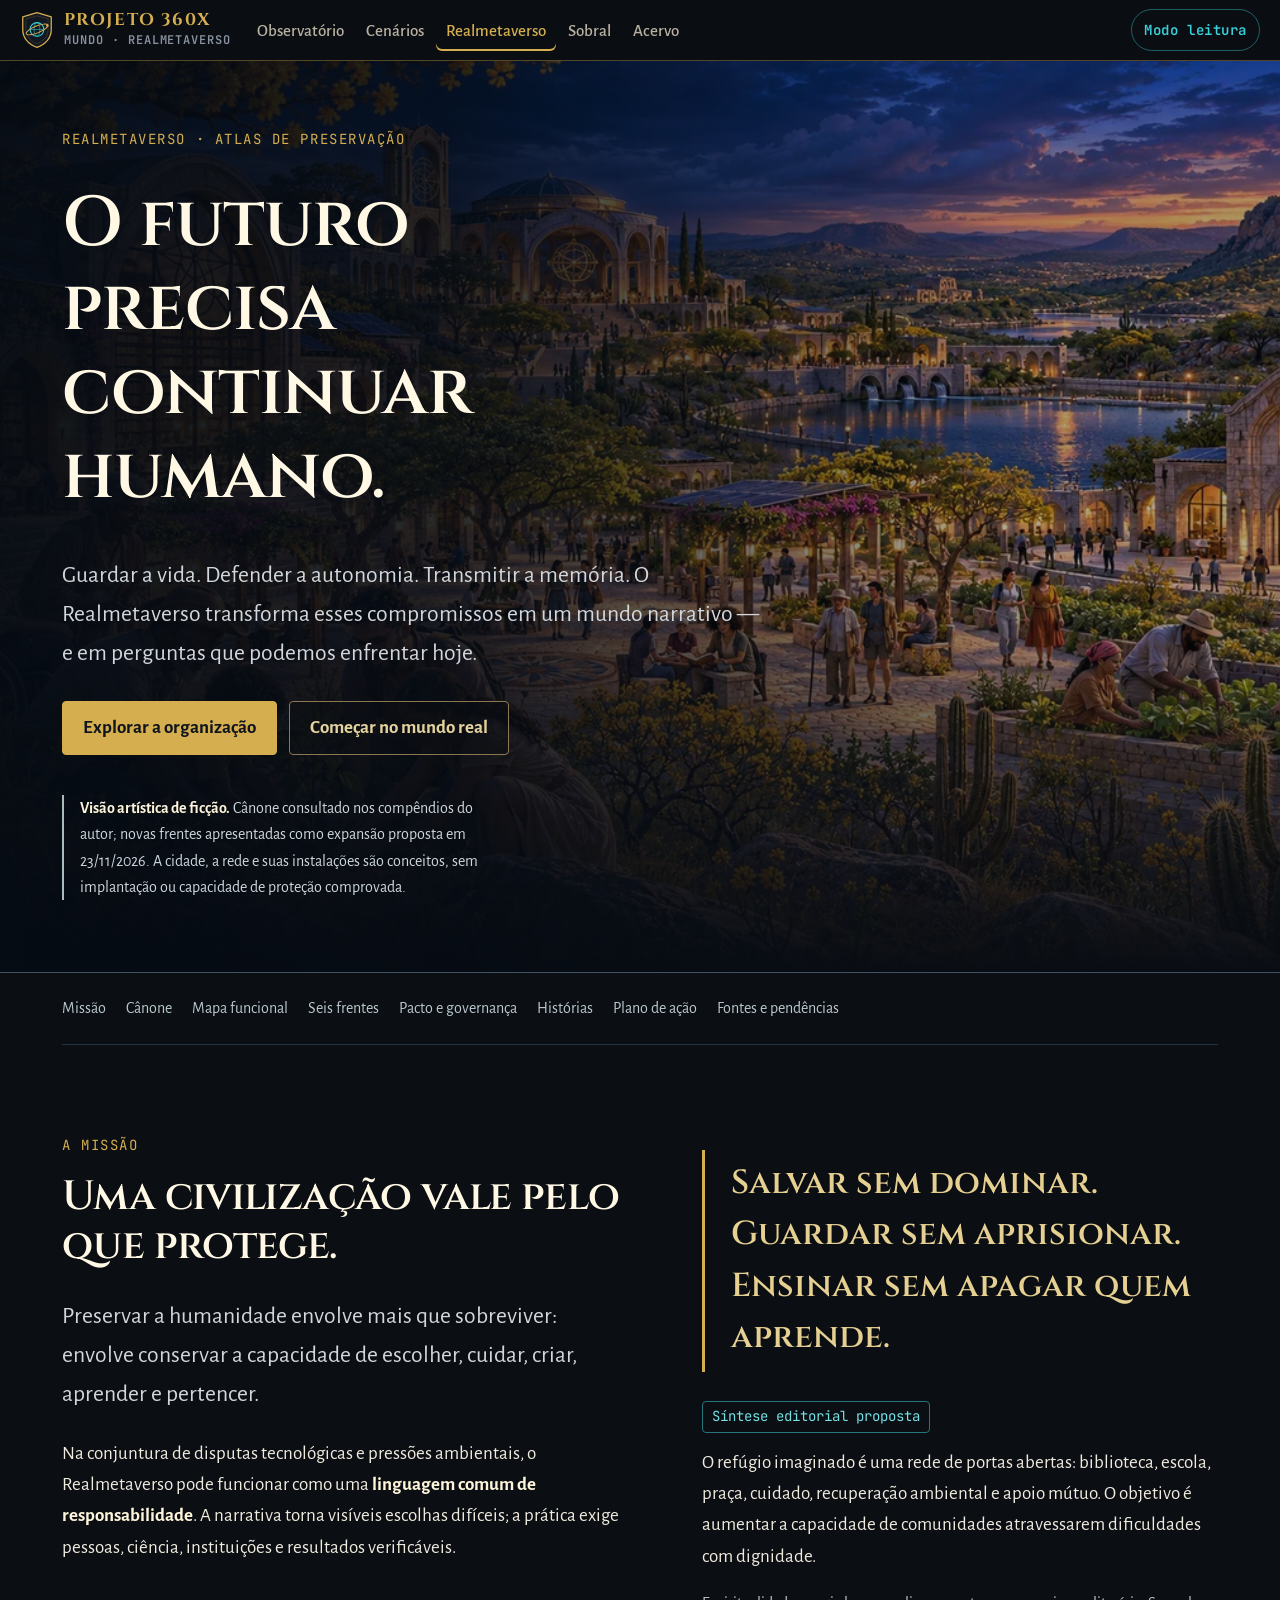
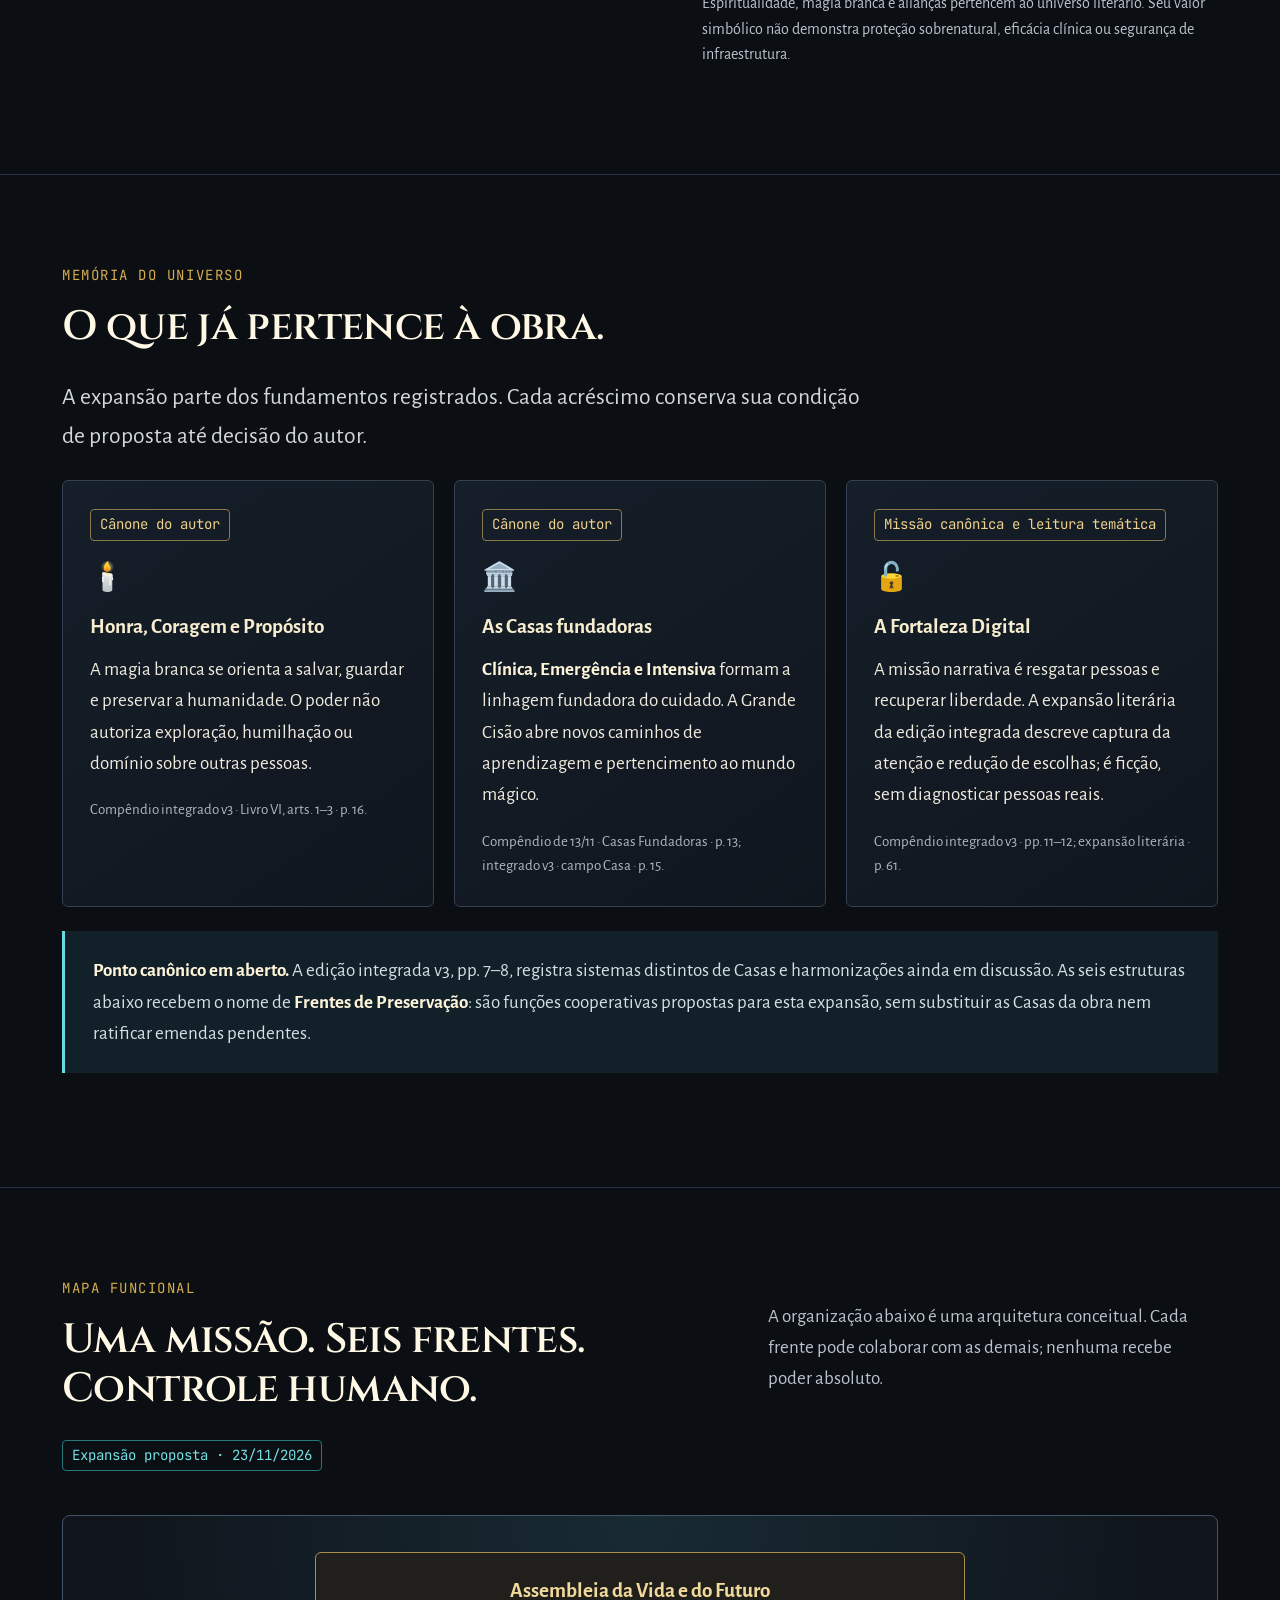
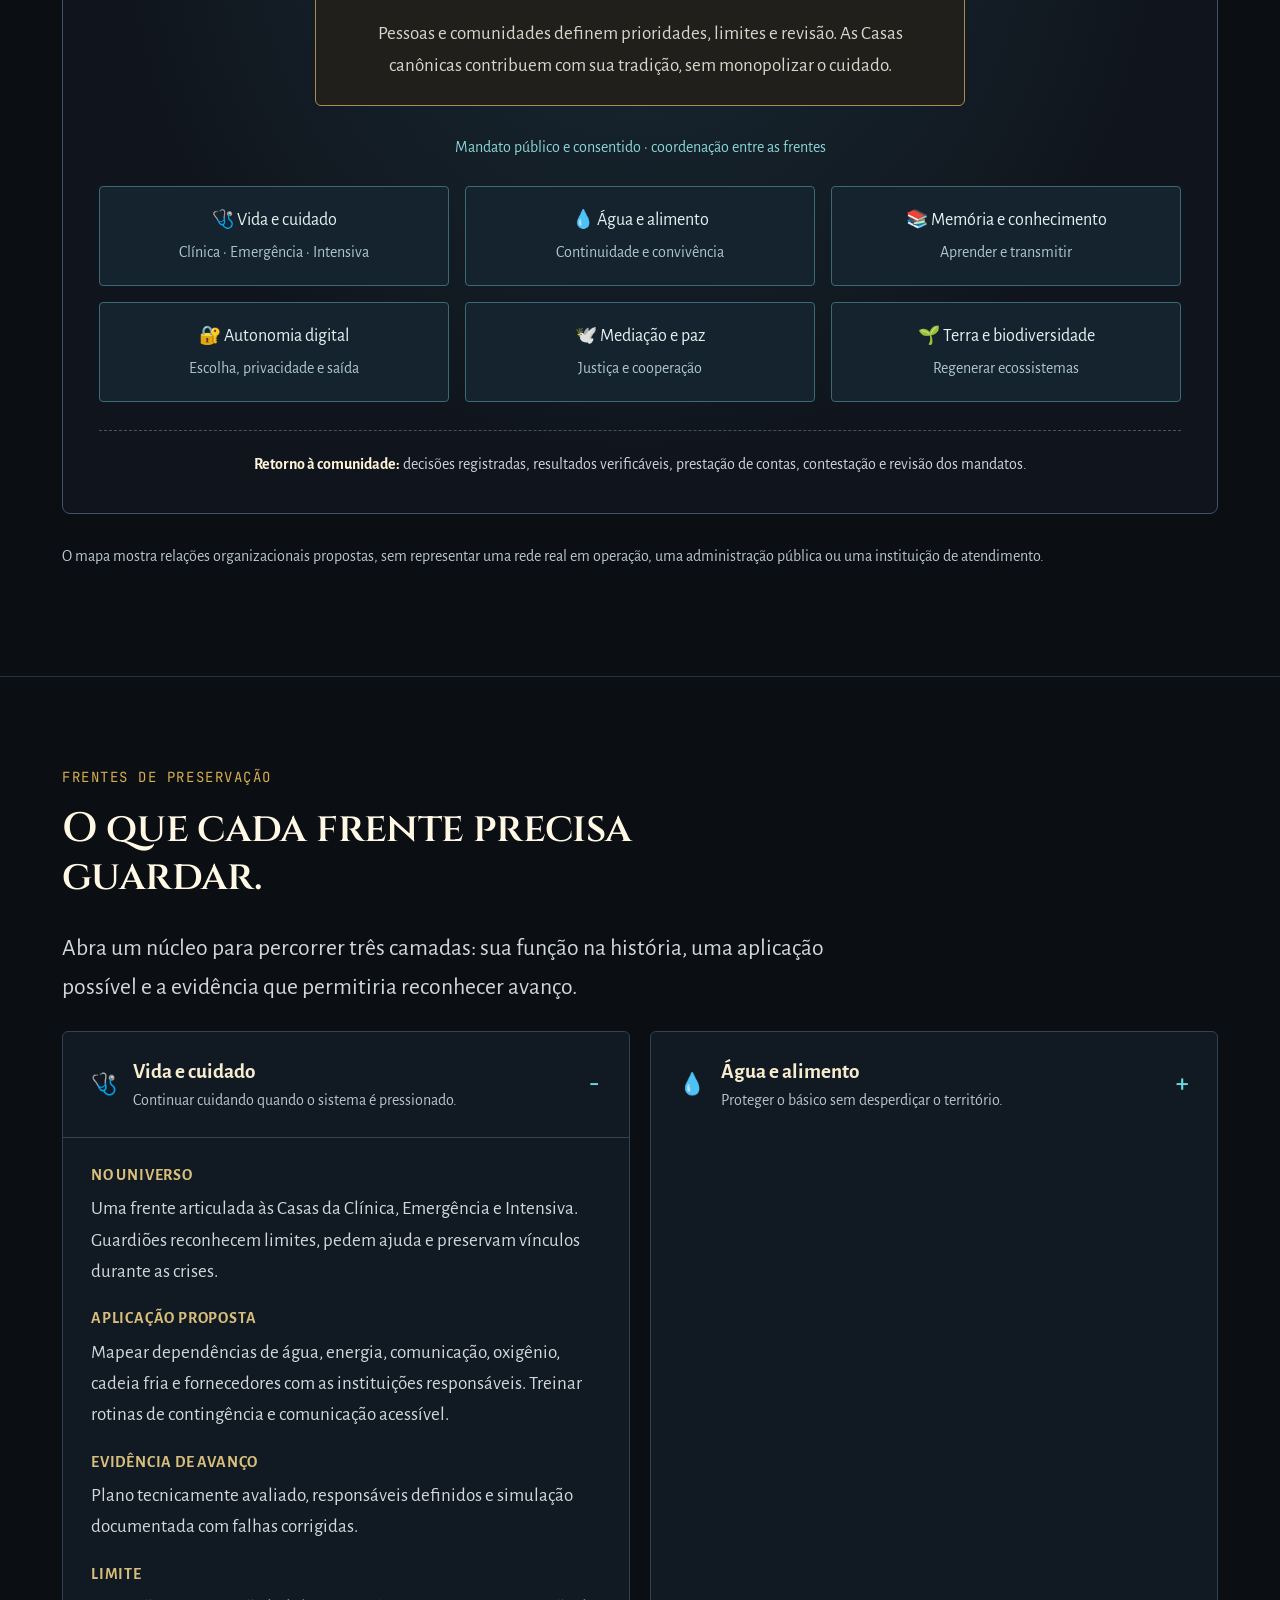
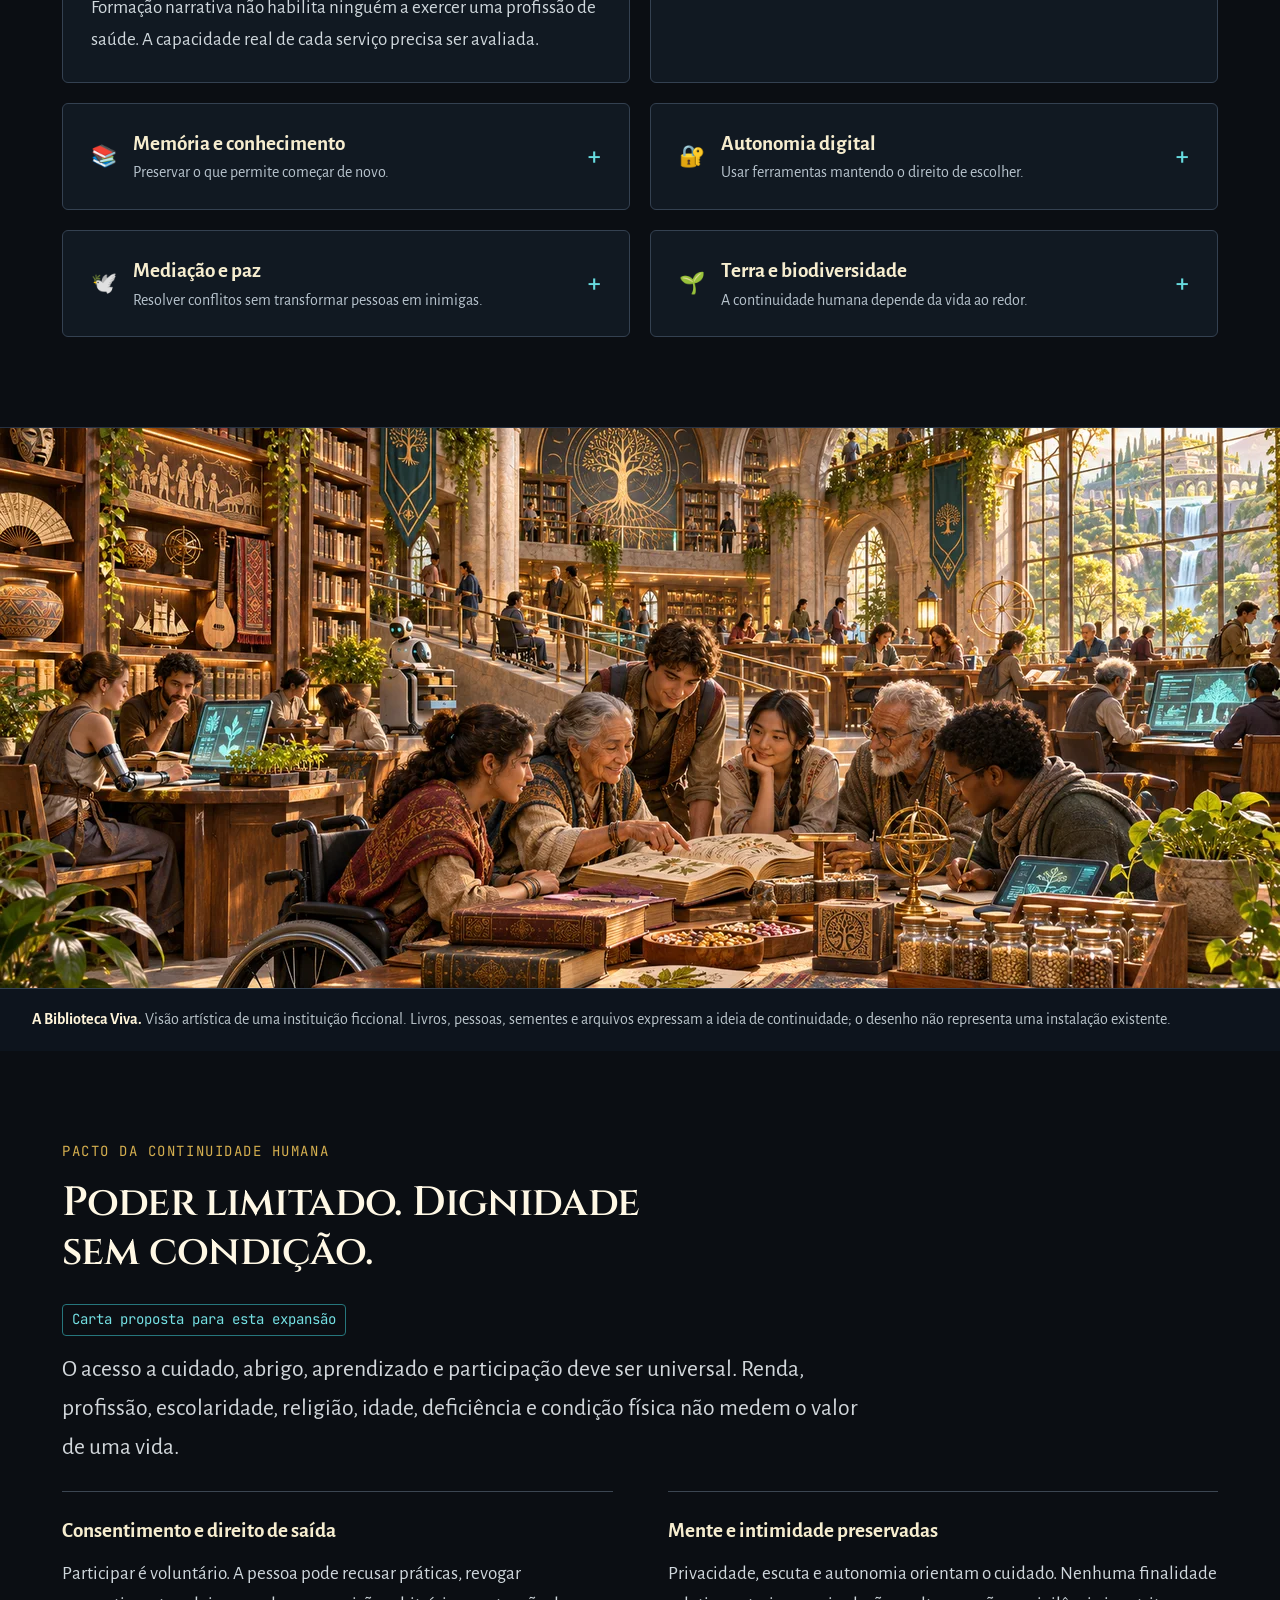
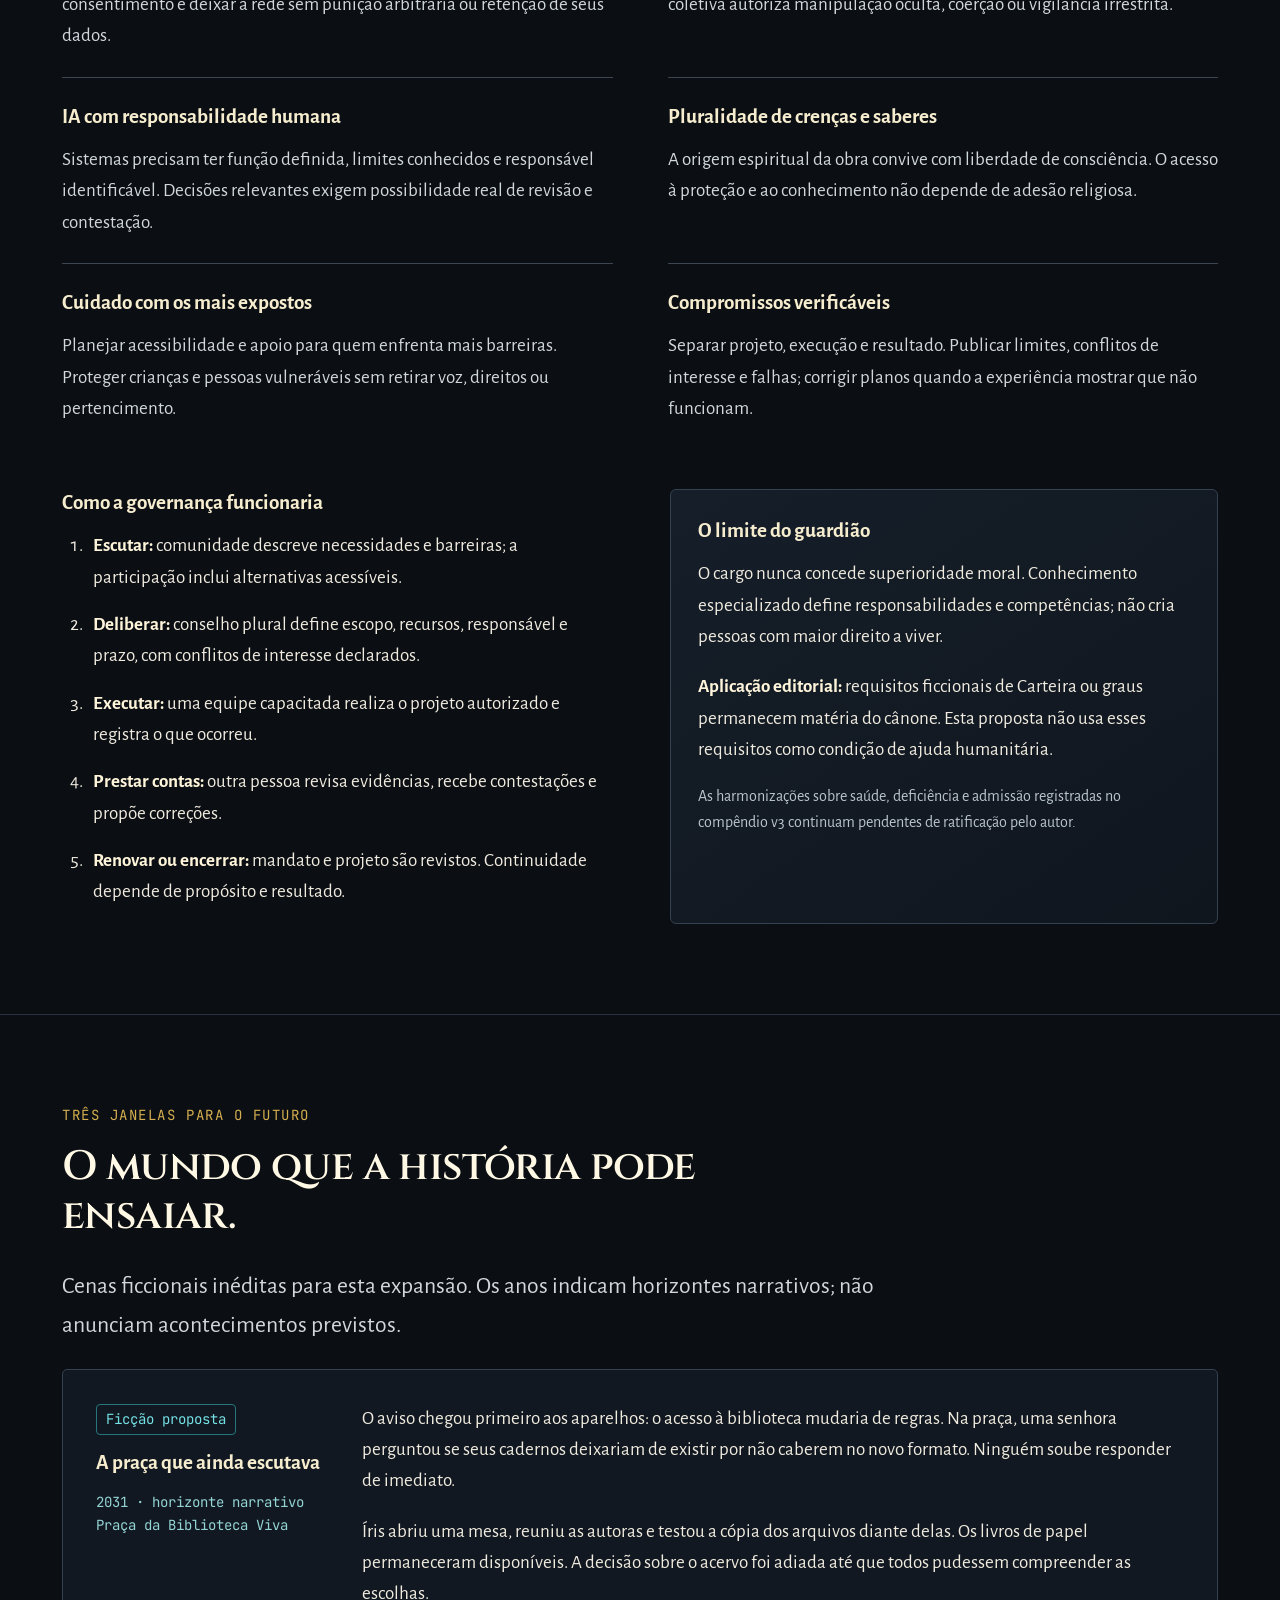
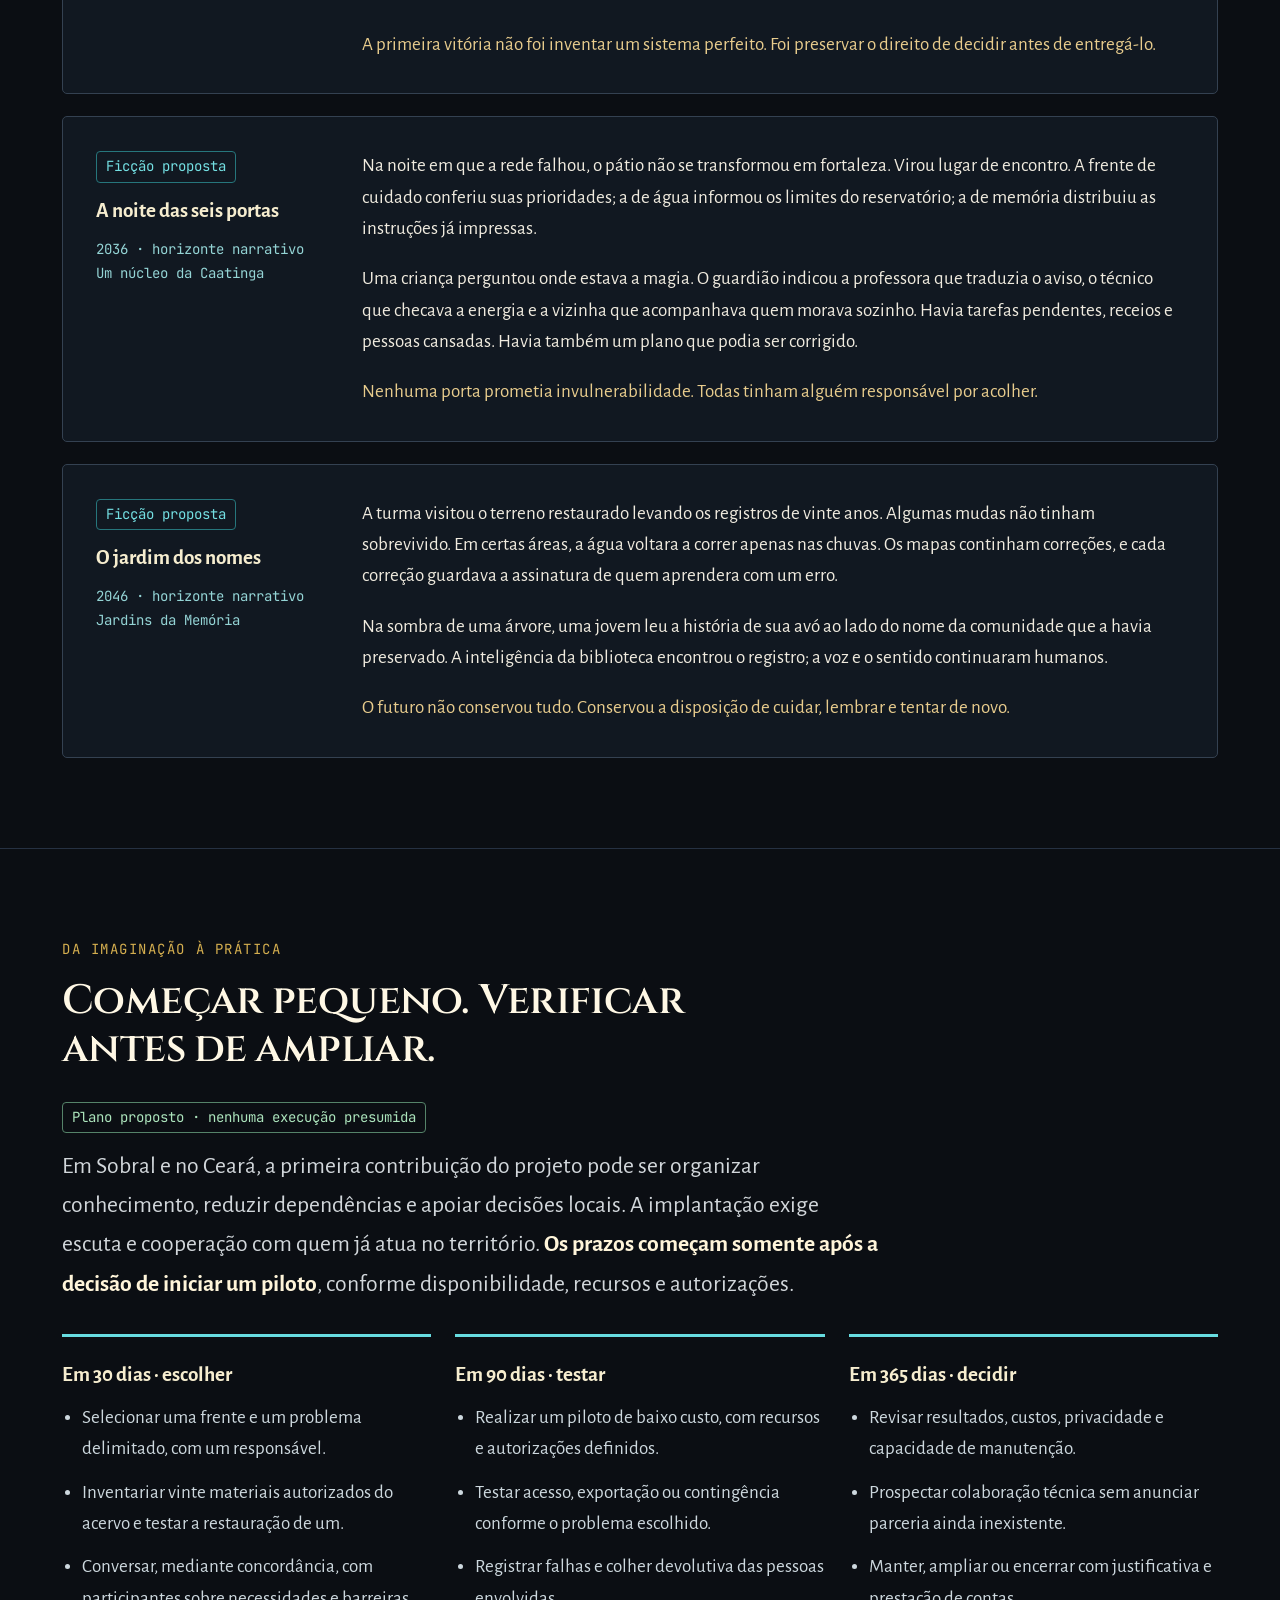
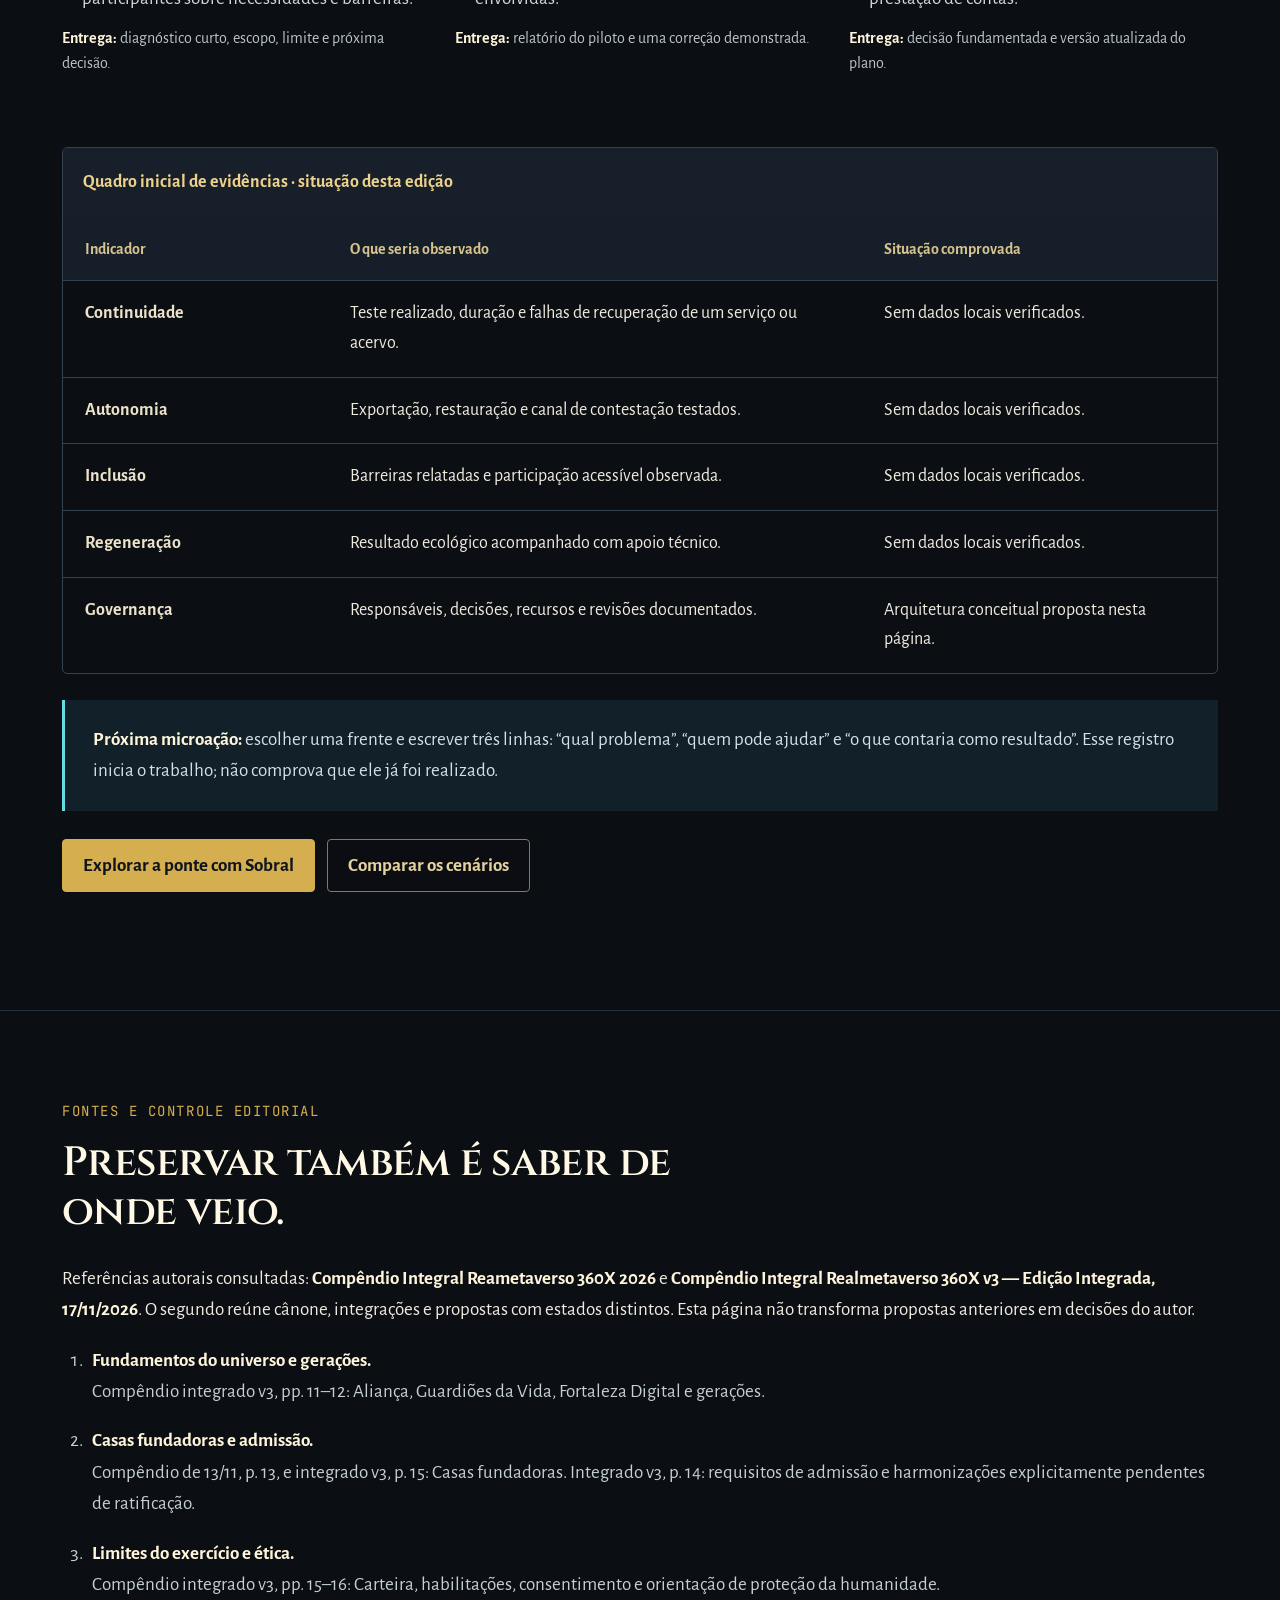
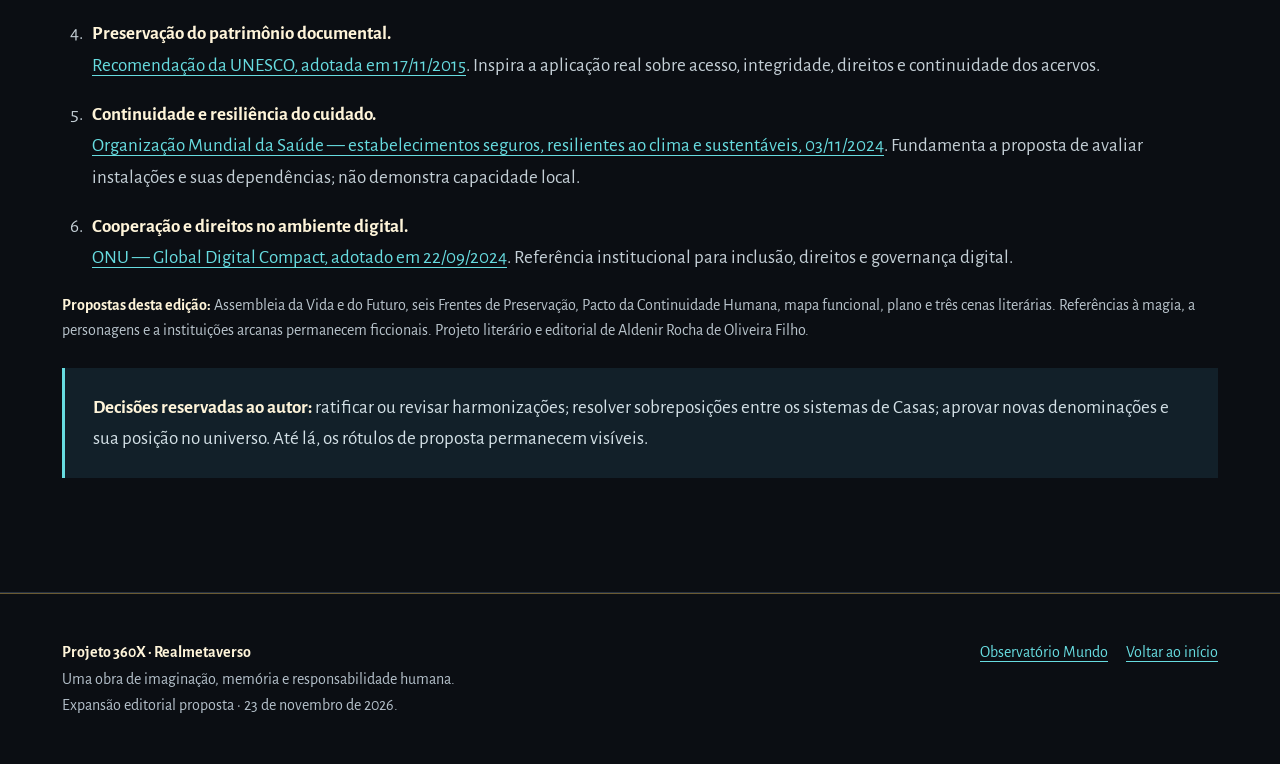
<file: realmetaverso.html>
<!doctype html>
<html lang="pt-BR">
<head>
  <meta charset="utf-8">
  <meta name="viewport" content="width=device-width, initial-scale=1">
  <title>Realmetaverso · Preservar a humanidade | Projeto 360X Mundo</title>
  <meta name="description" content="O Realmetaverso como universo de preservação humana: cânone, seis frentes propostas, direitos, memória, autonomia e ações locais verificáveis.">
  <meta name="theme-color" content="#0b0e13">
  <meta property="og:type" content="website">
  <meta property="og:locale" content="pt_BR">
  <meta property="og:site_name" content="Projeto 360X · Mundo">
  <meta property="og:title" content="Realmetaverso · Preservar a humanidade">
  <meta property="og:description" content="Um universo narrativo para imaginar cuidado, liberdade e continuidade da vida. Uma proposta concreta para começar no mundo real.">
  <meta property="og:image" content="https://aldenirfilho.github.io/projeto-360x-mundo/assets/img/novos/realmetaverso-refugio.webp">
  <meta property="og:url" content="https://aldenirfilho.github.io/projeto-360x-mundo/realmetaverso.html">
  <link rel="icon" href="favicon.svg" type="image/svg+xml">
  <link rel="stylesheet" href="assets/css/base.css">
  <link rel="stylesheet" href="assets/css/realmetaverso.css">
  <script>try{if(localStorage.getItem('x360-dys')==='1')document.documentElement.classList.add('x-dys')}catch(e){}</script>
</head>
<body>
<a class="x-skip" href="#conteudo">Pular para o conteúdo</a>
<header class="x-bar">
  <div class="x-bar-in">
    <a class="x-brand" href="index.html" aria-label="Projeto 360X Mundo — início"><img class="x-crest" src="favicon.svg" alt="" width="34" height="38"><span class="x-word"><b>PROJETO 360X</b><small>MUNDO · REALMETAVERSO</small></span></a>
    <nav class="x-nav" aria-label="Navegação principal"><a href="index.html">Observatório</a><a href="index.html#cenarios">Cenários</a><a href="realmetaverso.html" aria-current="page">Realmetaverso</a><a href="index.html#sobral">Sobral</a><a href="index.html#acervo">Acervo</a></nav>
    <button class="x-read" type="button" aria-pressed="false">Modo leitura</button>
  </div>
</header>
<main id="conteudo">
  <section class="rm-hero" aria-labelledby="titulo">
    <picture><img src="assets/img/novos/realmetaverso-refugio.webp" srcset="assets/img/novos/realmetaverso-refugio-768.webp 768w, assets/img/novos/realmetaverso-refugio-1280.webp 1280w, assets/img/novos/realmetaverso-refugio.webp 1672w" sizes="100vw" alt="Visão artística de uma cidade aberta do Realmetaverso integrada à Caatinga, com espaços de cuidado, aprendizado e convivência." width="1672" height="941" fetchpriority="high"></picture>
    <div class="rm-wrap">
      <span class="rm-kicker">REALMETAVERSO · ATLAS DE PRESERVAÇÃO</span>
      <h1 id="titulo">O futuro precisa continuar humano.</h1>
      <p class="rm-lead">Guardar a vida. Defender a autonomia. Transmitir a memória. O Realmetaverso transforma esses compromissos em um mundo narrativo — e em perguntas que podemos enfrentar hoje.</p>
      <div class="rm-actions"><a class="rm-btn" href="#mapa">Explorar a organização</a><a class="rm-btn rm-ghost" href="#primeiros-passos">Começar no mundo real</a></div>
      <p class="rm-hero-note"><strong>Visão artística de ficção.</strong> Cânone consultado nos compêndios do autor; novas frentes apresentadas como expansão proposta em <time datetime="2026-11-23">23/11/2026</time>. A cidade, a rede e suas instalações são conceitos, sem implantação ou capacidade de proteção comprovada.</p>
    </div>
  </section>

  <div class="rm-wrap"><nav aria-label="Nesta página"><ul class="rm-path"><li><a href="#sentido">Missão</a></li><li><a href="#canon">Cânone</a></li><li><a href="#mapa">Mapa funcional</a></li><li><a href="#frentes">Seis frentes</a></li><li><a href="#pacto">Pacto e governança</a></li><li><a href="#historias">Histórias</a></li><li><a href="#primeiros-passos">Plano de ação</a></li><li><a href="#fontes">Fontes e pendências</a></li></ul></nav></div>

  <section class="rm-section" id="sentido">
    <div class="rm-wrap rm-intro">
      <div><span class="rm-kicker">A MISSÃO</span><h2>Uma civilização vale pelo que protege.</h2><p class="rm-lead">Preservar a humanidade envolve mais que sobreviver: envolve conservar a capacidade de escolher, cuidar, criar, aprender e pertencer.</p><p>Na conjuntura de disputas tecnológicas e pressões ambientais, o Realmetaverso pode funcionar como uma <strong>linguagem comum de responsabilidade</strong>. A narrativa torna visíveis escolhas difíceis; a prática exige pessoas, ciência, instituições e resultados verificáveis.</p></div>
      <div><blockquote class="rm-pull">Salvar sem dominar. Guardar sem aprisionar. Ensinar sem apagar quem aprende.</blockquote><span class="rm-label rm-proposal">Síntese editorial proposta</span><p>O refúgio imaginado é uma rede de portas abertas: biblioteca, escola, praça, cuidado, recuperação ambiental e apoio mútuo. O objetivo é aumentar a capacidade de comunidades atravessarem dificuldades com dignidade.</p><p class="rm-small">Espiritualidade, magia branca e alianças pertencem ao universo literário. Seu valor simbólico não demonstra proteção sobrenatural, eficácia clínica ou segurança de infraestrutura.</p></div>
    </div>
  </section>

  <section class="rm-section" id="canon">
    <div class="rm-wrap">
      <span class="rm-kicker">MEMÓRIA DO UNIVERSO</span><h2>O que já pertence à obra.</h2>
      <p class="rm-lead">A expansão parte dos fundamentos registrados. Cada acréscimo conserva sua condição de proposta até decisão do autor.</p>
      <div class="rm-grid">
        <article class="rm-panel"><span class="rm-label rm-canon">Cânone do autor</span><span class="rm-symbol" aria-hidden="true">🕯️</span><h3>Honra, Coragem e Propósito</h3><p>A magia branca se orienta a salvar, guardar e preservar a humanidade. O poder não autoriza exploração, humilhação ou domínio sobre outras pessoas.</p><p class="rm-sourceshort">Compêndio integrado v3 · Livro VI, arts. 1–3 · p. 16.</p></article>
        <article class="rm-panel"><span class="rm-label rm-canon">Cânone do autor</span><span class="rm-symbol" aria-hidden="true">🏛️</span><h3>As Casas fundadoras</h3><p><strong>Clínica, Emergência e Intensiva</strong> formam a linhagem fundadora do cuidado. A Grande Cisão abre novos caminhos de aprendizagem e pertencimento ao mundo mágico.</p><p class="rm-sourceshort">Compêndio de 13/11 · Casas Fundadoras · p. 13; integrado v3 · campo Casa · p. 15.</p></article>
        <article class="rm-panel"><span class="rm-label rm-canon">Missão canônica e leitura temática</span><span class="rm-symbol" aria-hidden="true">🔓</span><h3>A Fortaleza Digital</h3><p>A missão narrativa é resgatar pessoas e recuperar liberdade. A expansão literária da edição integrada descreve captura da atenção e redução de escolhas; é ficção, sem diagnosticar pessoas reais.</p><p class="rm-sourceshort">Compêndio integrado v3 · pp. 11–12; expansão literária · p. 61.</p></article>
      </div>
      <aside class="rm-notice"><p><strong>Ponto canônico em aberto.</strong> A edição integrada v3, pp. 7–8, registra sistemas distintos de Casas e harmonizações ainda em discussão. As seis estruturas abaixo recebem o nome de <strong>Frentes de Preservação</strong>: são funções cooperativas propostas para esta expansão, sem substituir as Casas da obra nem ratificar emendas pendentes.</p></aside>
    </div>
  </section>

  <section class="rm-section" id="mapa">
    <div class="rm-wrap">
      <div class="rm-headingrow"><div><span class="rm-kicker">MAPA FUNCIONAL</span><h2>Uma missão. Seis frentes. Controle humano.</h2></div><p class="rm-muted">A organização abaixo é uma arquitetura conceitual. Cada frente pode colaborar com as demais; nenhuma recebe poder absoluto.</p></div>
      <span class="rm-label rm-proposal">Expansão proposta · 23/11/2026</span>
      <div class="rm-map" role="group" aria-label="Organização proposta das seis Frentes de Preservação">
        <div class="rm-map-core"><h3>Assembleia da Vida e do Futuro</h3><p>Pessoas e comunidades definem prioridades, limites e revisão. As Casas canônicas contribuem com sua tradição, sem monopolizar o cuidado.</p></div>
        <p class="rm-map-caption">Mandato público e consentido · coordenação entre as frentes</p>
        <div class="rm-map-grid"><a href="#frente-vida">🩺 Vida e cuidado<span>Clínica · Emergência · Intensiva</span></a><a href="#frente-agua">💧 Água e alimento<span>Continuidade e convivência</span></a><a href="#frente-memoria">📚 Memória e conhecimento<span>Aprender e transmitir</span></a><a href="#frente-autonomia">🔐 Autonomia digital<span>Escolha, privacidade e saída</span></a><a href="#frente-paz">🕊️ Mediação e paz<span>Justiça e cooperação</span></a><a href="#frente-terra">🌱 Terra e biodiversidade<span>Regenerar ecossistemas</span></a></div>
        <p class="rm-map-return"><strong>Retorno à comunidade:</strong> decisões registradas, resultados verificáveis, prestação de contas, contestação e revisão dos mandatos.</p>
      </div>
      <p class="rm-small">O mapa mostra relações organizacionais propostas, sem representar uma rede real em operação, uma administração pública ou uma instituição de atendimento.</p>
    </div>
  </section>

  <section class="rm-section" id="frentes">
    <div class="rm-wrap">
      <span class="rm-kicker">FRENTES DE PRESERVAÇÃO</span><h2>O que cada frente precisa guardar.</h2><p class="rm-lead">Abra um núcleo para percorrer três camadas: sua função na história, uma aplicação possível e a evidência que permitiria reconhecer avanço.</p>
      <div class="rm-fronts">
        <details class="rm-front" id="frente-vida" open><summary><h3><span class="rm-front-icon" aria-hidden="true">🩺</span><span>Vida e cuidado<small>Continuar cuidando quando o sistema é pressionado.</small></span></h3></summary><div class="rm-front-body"><dl><dt>No universo</dt><dd>Uma frente articulada às Casas da Clínica, Emergência e Intensiva. Guardiões reconhecem limites, pedem ajuda e preservam vínculos durante as crises.</dd><dt>Aplicação proposta</dt><dd>Mapear dependências de água, energia, comunicação, oxigênio, cadeia fria e fornecedores com as instituições responsáveis. Treinar rotinas de contingência e comunicação acessível.</dd><dt>Evidência de avanço</dt><dd>Plano tecnicamente avaliado, responsáveis definidos e simulação documentada com falhas corrigidas.</dd><dt>Limite</dt><dd>Formação narrativa não habilita ninguém a exercer uma profissão de saúde. A capacidade real de cada serviço precisa ser avaliada.</dd></dl></div></details>
        <details class="rm-front" id="frente-agua"><summary><h3><span class="rm-front-icon" aria-hidden="true">💧</span><span>Água e alimento<small>Proteger o básico sem desperdiçar o território.</small></span></h3></summary><div class="rm-front-body"><dl><dt>No universo</dt><dd>Os guardiões dos reservatórios e das hortas conhecem os ciclos do semiárido. Sua arte é organizar uso, manutenção e partilha responsável.</dd><dt>Aplicação proposta</dt><dd>Diagnóstico de vulnerabilidades de abastecimento e acesso a alimentos; educação de convivência com o semiárido; conservação e contingências elaboradas com apoio técnico.</dd><dt>Evidência de avanço</dt><dd>Diagnóstico local datado, manutenção registrada, qualidade e segurança avaliadas, alternativa testada pelas pessoas responsáveis.</dd><dt>Limite</dt><dd>Uma cisterna desenhada ou uma horta imaginada não demonstra água potável, autonomia alimentar ou segurança sanitária.</dd></dl></div></details>
        <details class="rm-front" id="frente-memoria"><summary><h3><span class="rm-front-icon" aria-hidden="true">📚</span><span>Memória e conhecimento<small>Preservar o que permite começar de novo.</small></span></h3></summary><div class="rm-front-body"><dl><dt>No universo</dt><dd>A Biblioteca Viva reúne histórias, arte, ciência, técnicas e línguas. Jovens e idosos dividem autoria; o saber circula sem apagar sua origem.</dd><dt>Aplicação proposta</dt><dd>Inventariar o acervo do projeto, manter formatos abertos e cópias independentes, testar restauração. Registrar histórias orais somente com consentimento e direitos definidos.</dd><dt>Evidência de avanço</dt><dd>Arquivo identificado, versão e integridade conferidas, restauração demonstrada e condições de acesso registradas.</dd><dt>Limite</dt><dd>Cópia não significa preservação duradoura. Acesso ao acervo precisa respeitar privacidade, autoria e direitos culturais.</dd></dl></div></details>
        <details class="rm-front" id="frente-autonomia"><summary><h3><span class="rm-front-icon" aria-hidden="true">🔐</span><span>Autonomia digital<small>Usar ferramentas mantendo o direito de escolher.</small></span></h3></summary><div class="rm-front-body"><dl><dt>No universo</dt><dd>O resgate da Fortaleza Digital devolve às pessoas o controle de sua atenção, de suas memórias e de suas decisões. A inteligência artificial permanece ferramenta contestável.</dd><dt>Aplicação proposta</dt><dd>Educação em IA e verificação de conteúdo; revisão humana nas decisões relevantes; alternativas presenciais; portabilidade e saída de plataformas sem perda evitável do próprio trabalho.</dd><dt>Evidência de avanço</dt><dd>Exportação e recuperação testadas, responsável humano identificado e canal de contestação realmente utilizável.</dd><dt>Limite</dt><dd>Sem leitura mental, vigilância total, coleta indiscriminada ou pontuação de dignidade. Consentimento precisa poder ser revogado.</dd></dl></div></details>
        <details class="rm-front" id="frente-paz"><summary><h3><span class="rm-front-icon" aria-hidden="true">🕊️</span><span>Mediação e paz<small>Resolver conflitos sem transformar pessoas em inimigas.</small></span></h3></summary><div class="rm-front-body"><dl><dt>No universo</dt><dd>Conselhos plurais negociam acesso e limites. O mandato dos guardiões é proteger; nenhuma facção possui autorização para dominar a vida alheia.</dd><dt>Aplicação proposta</dt><dd>Regras de convivência, mediação consentida, prestação de contas, canal de reclamação, proteção de pessoas vulneráveis e encaminhamento às instituições competentes.</dd><dt>Evidência de avanço</dt><dd>Procedimentos conhecidos, atas acessíveis, participação plural e respostas rastreáveis às solicitações.</dd><dt>Limite</dt><dd>Conselhos do projeto não substituem Justiça, defesa civil ou segurança pública. Práticas coercitivas não são instrumento de preservação.</dd></dl></div></details>
        <details class="rm-front" id="frente-terra"><summary><h3><span class="rm-front-icon" aria-hidden="true">🌱</span><span>Terra e biodiversidade<small>A continuidade humana depende da vida ao redor.</small></span></h3></summary><div class="rm-front-body"><dl><dt>No universo</dt><dd>Os jardins da memória guardam sementes e histórias do território. Restaurar exige observar solo, água, espécies e relações, não apenas plantar símbolos.</dd><dt>Aplicação proposta</dt><dd>Prospectar cooperação técnica para restauração da Caatinga, educação ambiental e conservação de sementes, respeitando comunidades e conhecimentos tradicionais.</dd><dt>Evidência de avanço</dt><dd>Resultado ecológico acompanhado, sobrevivência e adequação das espécies verificadas, participação comunitária e autorização quando necessária.</dd><dt>Limite</dt><dd>Plantio não equivale a restauração concluída. Não prometer parceria, acesso a áreas ou resultados ainda não comprovados.</dd></dl></div></details>
      </div>
    </div>
  </section>

  <figure class="rm-imageband"><img src="assets/img/novos/biblioteca-viva.webp" srcset="assets/img/novos/biblioteca-viva-768.webp 768w, assets/img/novos/biblioteca-viva-1280.webp 1280w, assets/img/novos/biblioteca-viva.webp 1672w" sizes="100vw" alt="Ilustração de jovens e idosos em uma biblioteca do Realmetaverso, compartilhando livros, registros e sementes em espaços de memória física e digital." width="1672" height="941" loading="lazy"><figcaption><strong>A Biblioteca Viva.</strong> Visão artística de uma instituição ficcional. Livros, pessoas, sementes e arquivos expressam a ideia de continuidade; o desenho não representa uma instalação existente.</figcaption></figure>

  <section class="rm-section" id="pacto">
    <div class="rm-wrap">
      <span class="rm-kicker">PACTO DA CONTINUIDADE HUMANA</span><h2>Poder limitado. Dignidade sem condição.</h2><span class="rm-label rm-proposal">Carta proposta para esta expansão</span>
      <p class="rm-lead">O acesso a cuidado, abrigo, aprendizado e participação deve ser universal. Renda, profissão, escolaridade, religião, idade, deficiência e condição física não medem o valor de uma vida.</p>
      <div class="rm-laws">
        <article class="rm-law"><h3>Consentimento e direito de saída</h3><p>Participar é voluntário. A pessoa pode recusar práticas, revogar consentimento e deixar a rede sem punição arbitrária ou retenção de seus dados.</p></article>
        <article class="rm-law"><h3>Mente e intimidade preservadas</h3><p>Privacidade, escuta e autonomia orientam o cuidado. Nenhuma finalidade coletiva autoriza manipulação oculta, coerção ou vigilância irrestrita.</p></article>
        <article class="rm-law"><h3>IA com responsabilidade humana</h3><p>Sistemas precisam ter função definida, limites conhecidos e responsável identificável. Decisões relevantes exigem possibilidade real de revisão e contestação.</p></article>
        <article class="rm-law"><h3>Pluralidade de crenças e saberes</h3><p>A origem espiritual da obra convive com liberdade de consciência. O acesso à proteção e ao conhecimento não depende de adesão religiosa.</p></article>
        <article class="rm-law"><h3>Cuidado com os mais expostos</h3><p>Planejar acessibilidade e apoio para quem enfrenta mais barreiras. Proteger crianças e pessoas vulneráveis sem retirar voz, direitos ou pertencimento.</p></article>
        <article class="rm-law"><h3>Compromissos verificáveis</h3><p>Separar projeto, execução e resultado. Publicar limites, conflitos de interesse e falhas; corrigir planos quando a experiência mostrar que não funcionam.</p></article>
      </div>
      <div class="rm-governance">
        <div><h3>Como a governança funcionaria</h3><ol><li><strong>Escutar:</strong> comunidade descreve necessidades e barreiras; a participação inclui alternativas acessíveis.</li><li><strong>Deliberar:</strong> conselho plural define escopo, recursos, responsável e prazo, com conflitos de interesse declarados.</li><li><strong>Executar:</strong> uma equipe capacitada realiza o projeto autorizado e registra o que ocorreu.</li><li><strong>Prestar contas:</strong> outra pessoa revisa evidências, recebe contestações e propõe correções.</li><li><strong>Renovar ou encerrar:</strong> mandato e projeto são revistos. Continuidade depende de propósito e resultado.</li></ol></div>
        <aside class="rm-panel"><h3>O limite do guardião</h3><p>O cargo nunca concede superioridade moral. Conhecimento especializado define responsabilidades e competências; não cria pessoas com maior direito a viver.</p><p><strong>Aplicação editorial:</strong> requisitos ficcionais de Carteira ou graus permanecem matéria do cânone. Esta proposta não usa esses requisitos como condição de ajuda humanitária.</p><p class="rm-small">As harmonizações sobre saúde, deficiência e admissão registradas no compêndio v3 continuam pendentes de ratificação pelo autor.</p></aside>
      </div>
    </div>
  </section>

  <section class="rm-section" id="historias">
    <div class="rm-wrap">
      <span class="rm-kicker">TRÊS JANELAS PARA O FUTURO</span><h2>O mundo que a história pode ensaiar.</h2><p class="rm-lead">Cenas ficcionais inéditas para esta expansão. Os anos indicam horizontes narrativos; não anunciam acontecimentos previstos.</p>
      <div class="rm-story-grid">
        <article class="rm-story"><header><span class="rm-label rm-proposal">Ficção proposta</span><h3>A praça que ainda escutava</h3><p class="rm-story-place">2031 · horizonte narrativo<br>Praça da Biblioteca Viva</p></header><div><p>O aviso chegou primeiro aos aparelhos: o acesso à biblioteca mudaria de regras. Na praça, uma senhora perguntou se seus cadernos deixariam de existir por não caberem no novo formato. Ninguém soube responder de imediato.</p><p>Íris abriu uma mesa, reuniu as autoras e testou a cópia dos arquivos diante delas. Os livros de papel permaneceram disponíveis. A decisão sobre o acervo foi adiada até que todos pudessem compreender as escolhas.</p><p><em>A primeira vitória não foi inventar um sistema perfeito. Foi preservar o direito de decidir antes de entregá-lo.</em></p></div></article>
        <article class="rm-story"><header><span class="rm-label rm-proposal">Ficção proposta</span><h3>A noite das seis portas</h3><p class="rm-story-place">2036 · horizonte narrativo<br>Um núcleo da Caatinga</p></header><div><p>Na noite em que a rede falhou, o pátio não se transformou em fortaleza. Virou lugar de encontro. A frente de cuidado conferiu suas prioridades; a de água informou os limites do reservatório; a de memória distribuiu as instruções já impressas.</p><p>Uma criança perguntou onde estava a magia. O guardião indicou a professora que traduzia o aviso, o técnico que checava a energia e a vizinha que acompanhava quem morava sozinho. Havia tarefas pendentes, receios e pessoas cansadas. Havia também um plano que podia ser corrigido.</p><p><em>Nenhuma porta prometia invulnerabilidade. Todas tinham alguém responsável por acolher.</em></p></div></article>
        <article class="rm-story"><header><span class="rm-label rm-proposal">Ficção proposta</span><h3>O jardim dos nomes</h3><p class="rm-story-place">2046 · horizonte narrativo<br>Jardins da Memória</p></header><div><p>A turma visitou o terreno restaurado levando os registros de vinte anos. Algumas mudas não tinham sobrevivido. Em certas áreas, a água voltara a correr apenas nas chuvas. Os mapas continham correções, e cada correção guardava a assinatura de quem aprendera com um erro.</p><p>Na sombra de uma árvore, uma jovem leu a história de sua avó ao lado do nome da comunidade que a havia preservado. A inteligência da biblioteca encontrou o registro; a voz e o sentido continuaram humanos.</p><p><em>O futuro não conservou tudo. Conservou a disposição de cuidar, lembrar e tentar de novo.</em></p></div></article>
      </div>
    </div>
  </section>

  <section class="rm-section" id="primeiros-passos">
    <div class="rm-wrap">
      <span class="rm-kicker">DA IMAGINAÇÃO À PRÁTICA</span><h2>Começar pequeno. Verificar antes de ampliar.</h2><span class="rm-label rm-real">Plano proposto · nenhuma execução presumida</span>
      <p class="rm-lead">Em Sobral e no Ceará, a primeira contribuição do projeto pode ser organizar conhecimento, reduzir dependências e apoiar decisões locais. A implantação exige escuta e cooperação com quem já atua no território. <strong>Os prazos começam somente após a decisão de iniciar um piloto</strong>, conforme disponibilidade, recursos e autorizações.</p>
      <div class="rm-practice">
        <article><h3>Em 30 dias · escolher</h3><ul><li>Selecionar uma frente e um problema delimitado, com um responsável.</li><li>Inventariar vinte materiais autorizados do acervo e testar a restauração de um.</li><li>Conversar, mediante concordância, com participantes sobre necessidades e barreiras.</li></ul><p class="rm-small"><strong>Entrega:</strong> diagnóstico curto, escopo, limite e próxima decisão.</p></article>
        <article><h3>Em 90 dias · testar</h3><ul><li>Realizar um piloto de baixo custo, com recursos e autorizações definidos.</li><li>Testar acesso, exportação ou contingência conforme o problema escolhido.</li><li>Registrar falhas e colher devolutiva das pessoas envolvidas.</li></ul><p class="rm-small"><strong>Entrega:</strong> relatório do piloto e uma correção demonstrada.</p></article>
        <article><h3>Em 365 dias · decidir</h3><ul><li>Revisar resultados, custos, privacidade e capacidade de manutenção.</li><li>Prospectar colaboração técnica sem anunciar parceria ainda inexistente.</li><li>Manter, ampliar ou encerrar com justificativa e prestação de contas.</li></ul><p class="rm-small"><strong>Entrega:</strong> decisão fundamentada e versão atualizada do plano.</p></article>
      </div>
      <div class="rm-table"><table><caption>Quadro inicial de evidências · situação desta edição</caption><thead><tr><th scope="col">Indicador</th><th scope="col">O que seria observado</th><th scope="col">Situação comprovada</th></tr></thead><tbody><tr><td>Continuidade</td><td>Teste realizado, duração e falhas de recuperação de um serviço ou acervo.</td><td>Sem dados locais verificados.</td></tr><tr><td>Autonomia</td><td>Exportação, restauração e canal de contestação testados.</td><td>Sem dados locais verificados.</td></tr><tr><td>Inclusão</td><td>Barreiras relatadas e participação acessível observada.</td><td>Sem dados locais verificados.</td></tr><tr><td>Regeneração</td><td>Resultado ecológico acompanhado com apoio técnico.</td><td>Sem dados locais verificados.</td></tr><tr><td>Governança</td><td>Responsáveis, decisões, recursos e revisões documentados.</td><td>Arquitetura conceitual proposta nesta página.</td></tr></tbody></table></div>
      <aside class="rm-notice"><p><strong>Próxima microação:</strong> escolher uma frente e escrever três linhas: “qual problema”, “quem pode ajudar” e “o que contaria como resultado”. Esse registro inicia o trabalho; não comprova que ele já foi realizado.</p></aside>
      <div class="rm-actions"><a class="rm-btn" href="index.html#sobral">Explorar a ponte com Sobral</a><a class="rm-btn rm-ghost" href="index.html#cenarios">Comparar os cenários</a></div>
    </div>
  </section>

  <section class="rm-section" id="fontes">
    <div class="rm-wrap">
      <span class="rm-kicker">FONTES E CONTROLE EDITORIAL</span><h2>Preservar também é saber de onde veio.</h2>
      <p>Referências autorais consultadas: <strong>Compêndio Integral Reametaverso 360X 2026</strong> e <strong>Compêndio Integral Realmetaverso 360X v3 — Edição Integrada, 17/11/2026</strong>. O segundo reúne cânone, integrações e propostas com estados distintos. Esta página não transforma propostas anteriores em decisões do autor.</p>
      <ol class="rm-biblio"><li><strong>Fundamentos do universo e gerações.</strong>Compêndio integrado v3, pp. 11–12: Aliança, Guardiões da Vida, Fortaleza Digital e gerações.</li><li><strong>Casas fundadoras e admissão.</strong>Compêndio de 13/11, p. 13, e integrado v3, p. 15: Casas fundadoras. Integrado v3, p. 14: requisitos de admissão e harmonizações explicitamente pendentes de ratificação.</li><li><strong>Limites do exercício e ética.</strong>Compêndio integrado v3, pp. 15–16: Carteira, habilitações, consentimento e orientação de proteção da humanidade.</li><li><strong>Preservação do patrimônio documental.</strong><a href="https://www.unesco.org/en/legal-affairs/recommendation-concerning-preservation-and-access-documentary-heritage-including-digital-form" rel="noopener">Recomendação da UNESCO, adotada em 17/11/2015</a>. Inspira a aplicação real sobre acesso, integridade, direitos e continuidade dos acervos.</li><li><strong>Continuidade e resiliência do cuidado.</strong><a href="https://www.who.int/publications/i/item/B09119" rel="noopener">Organização Mundial da Saúde — estabelecimentos seguros, resilientes ao clima e sustentáveis, 03/11/2024</a>. Fundamenta a proposta de avaliar instalações e suas dependências; não demonstra capacidade local.</li><li><strong>Cooperação e direitos no ambiente digital.</strong><a href="https://www.un.org/pact-for-the-future/en/annex-i-global-digital-compact" rel="noopener">ONU — Global Digital Compact, adotado em 22/09/2024</a>. Referência institucional para inclusão, direitos e governança digital.</li></ol>
      <p class="rm-small"><strong>Propostas desta edição:</strong> Assembleia da Vida e do Futuro, seis Frentes de Preservação, Pacto da Continuidade Humana, mapa funcional, plano e três cenas literárias. Referências à magia, a personagens e a instituições arcanas permanecem ficcionais. Projeto literário e editorial de Aldenir Rocha de Oliveira Filho.</p>
      <aside class="rm-notice"><p><strong>Decisões reservadas ao autor:</strong> ratificar ou revisar harmonizações; resolver sobreposições entre os sistemas de Casas; aprovar novas denominações e sua posição no universo. Até lá, os rótulos de proposta permanecem visíveis.</p></aside>
    </div>
  </section>
</main>
<footer class="rm-foot"><div class="rm-wrap"><p><strong>Projeto 360X · Realmetaverso</strong><br>Uma obra de imaginação, memória e responsabilidade humana.<br>Expansão editorial proposta · 23 de novembro de 2026.</p><p><a href="index.html">Observatório Mundo</a><a href="#titulo">Voltar ao início</a></p></div></footer>
<script>(function(){var b=document.querySelector('.x-read'),d=document.documentElement;if(!b)return;function sync(){b.setAttribute('aria-pressed',String(d.classList.contains('x-dys')))}sync();b.addEventListener('click',function(){var on=d.classList.toggle('x-dys');sync();try{localStorage.setItem('x360-dys',on?'1':'0')}catch(e){}})})();</script>
</body>
</html>
</file>
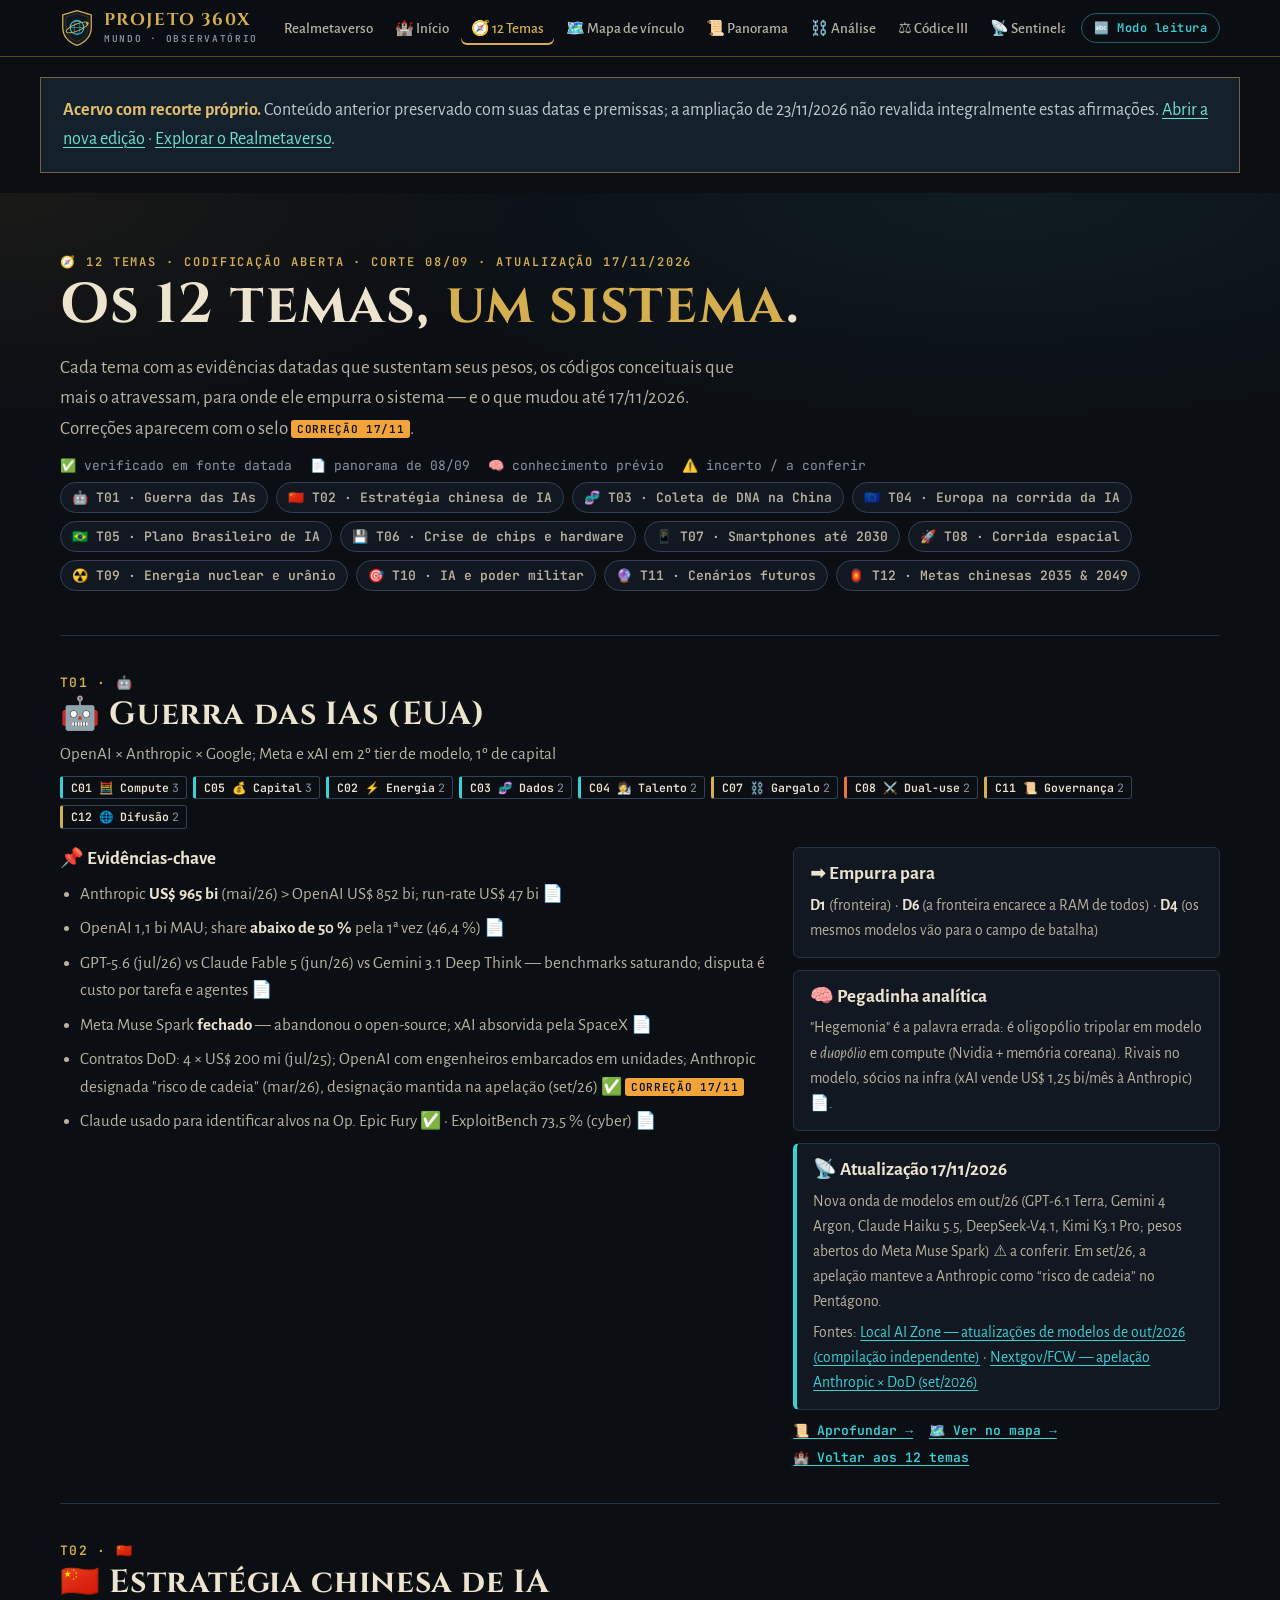
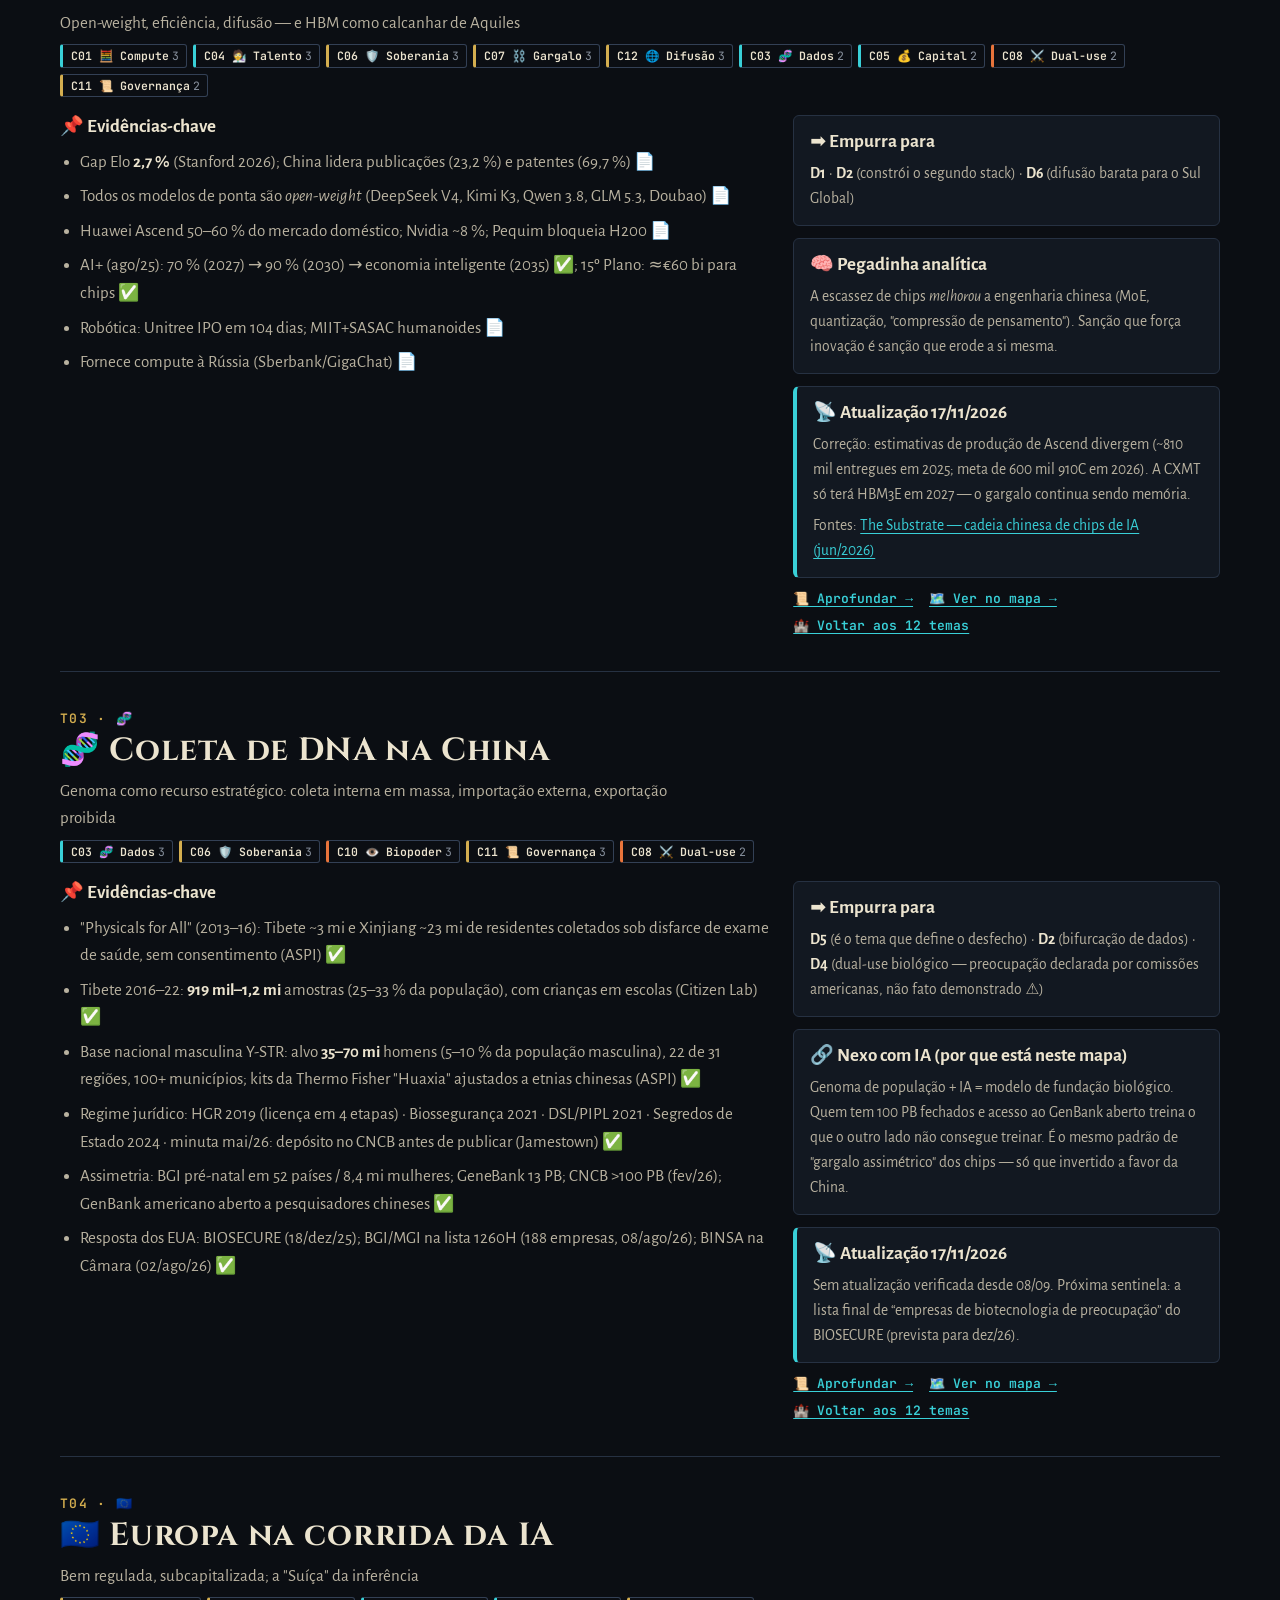
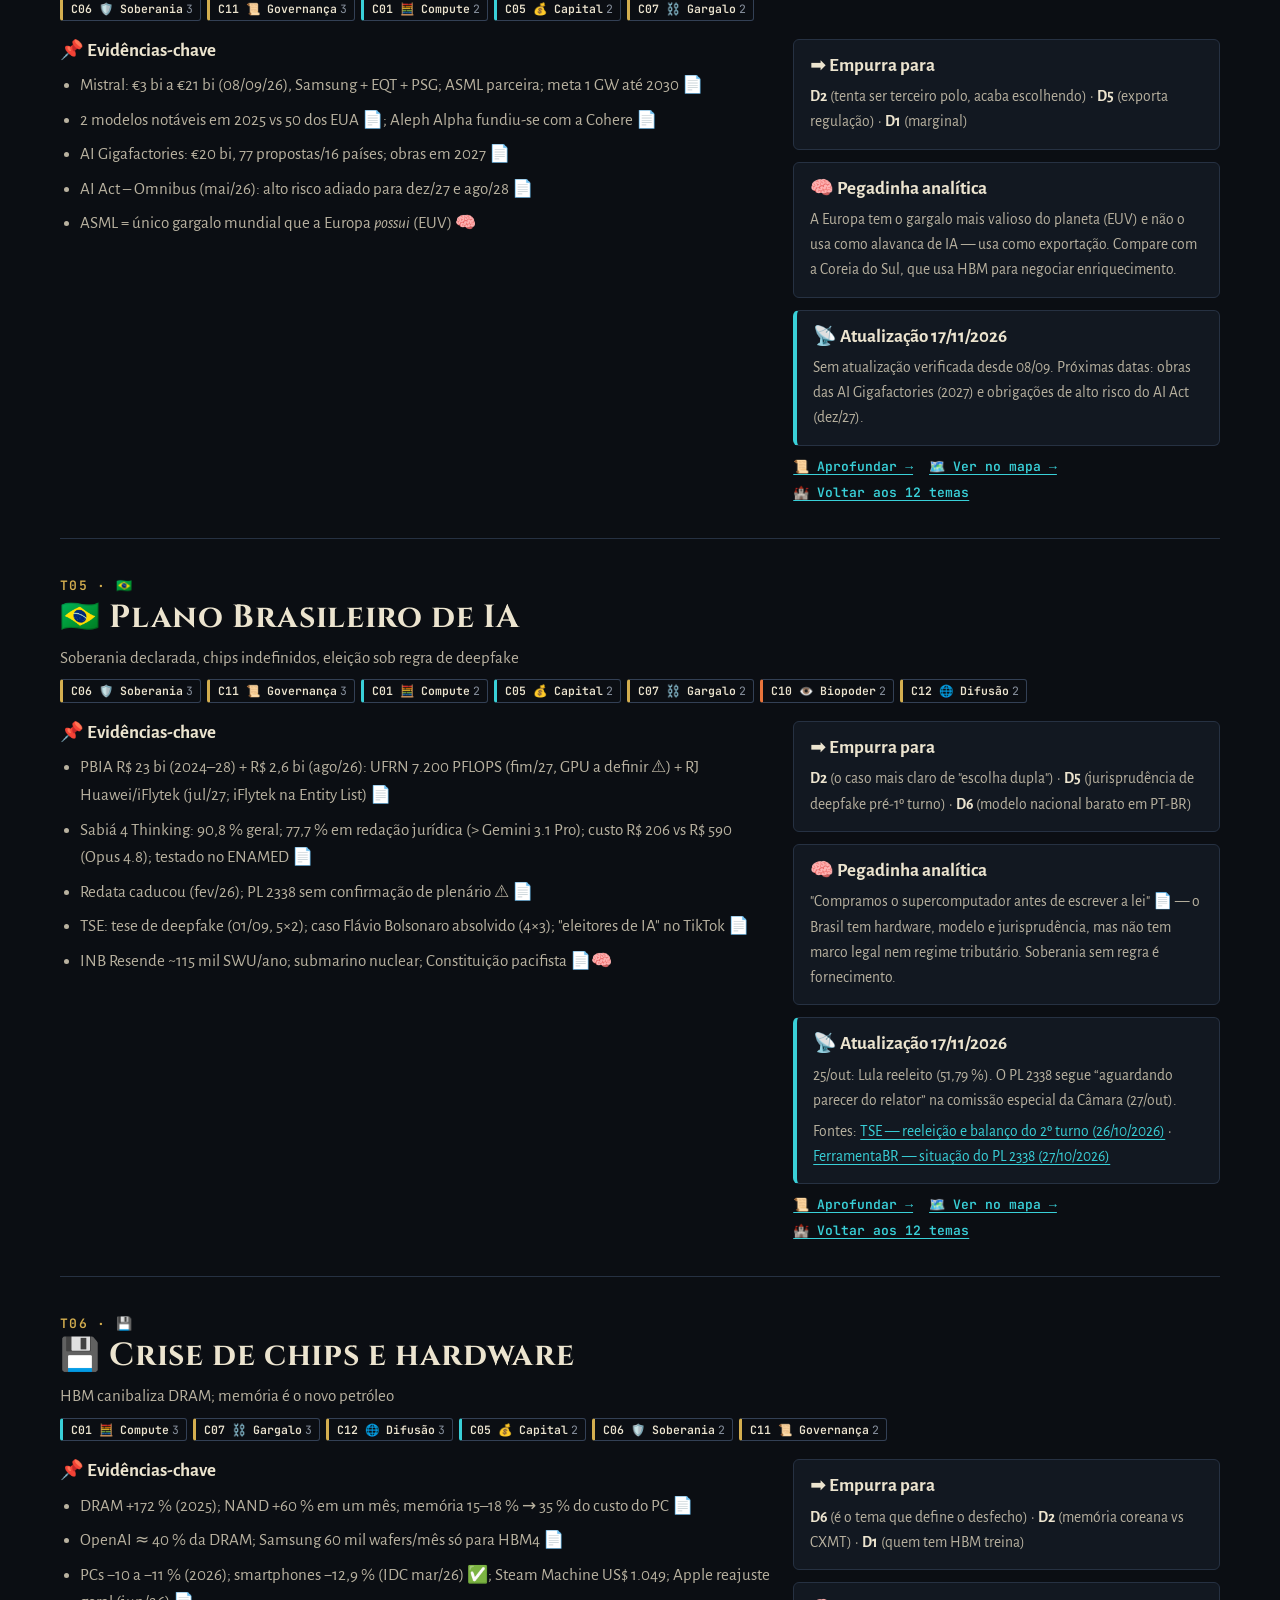
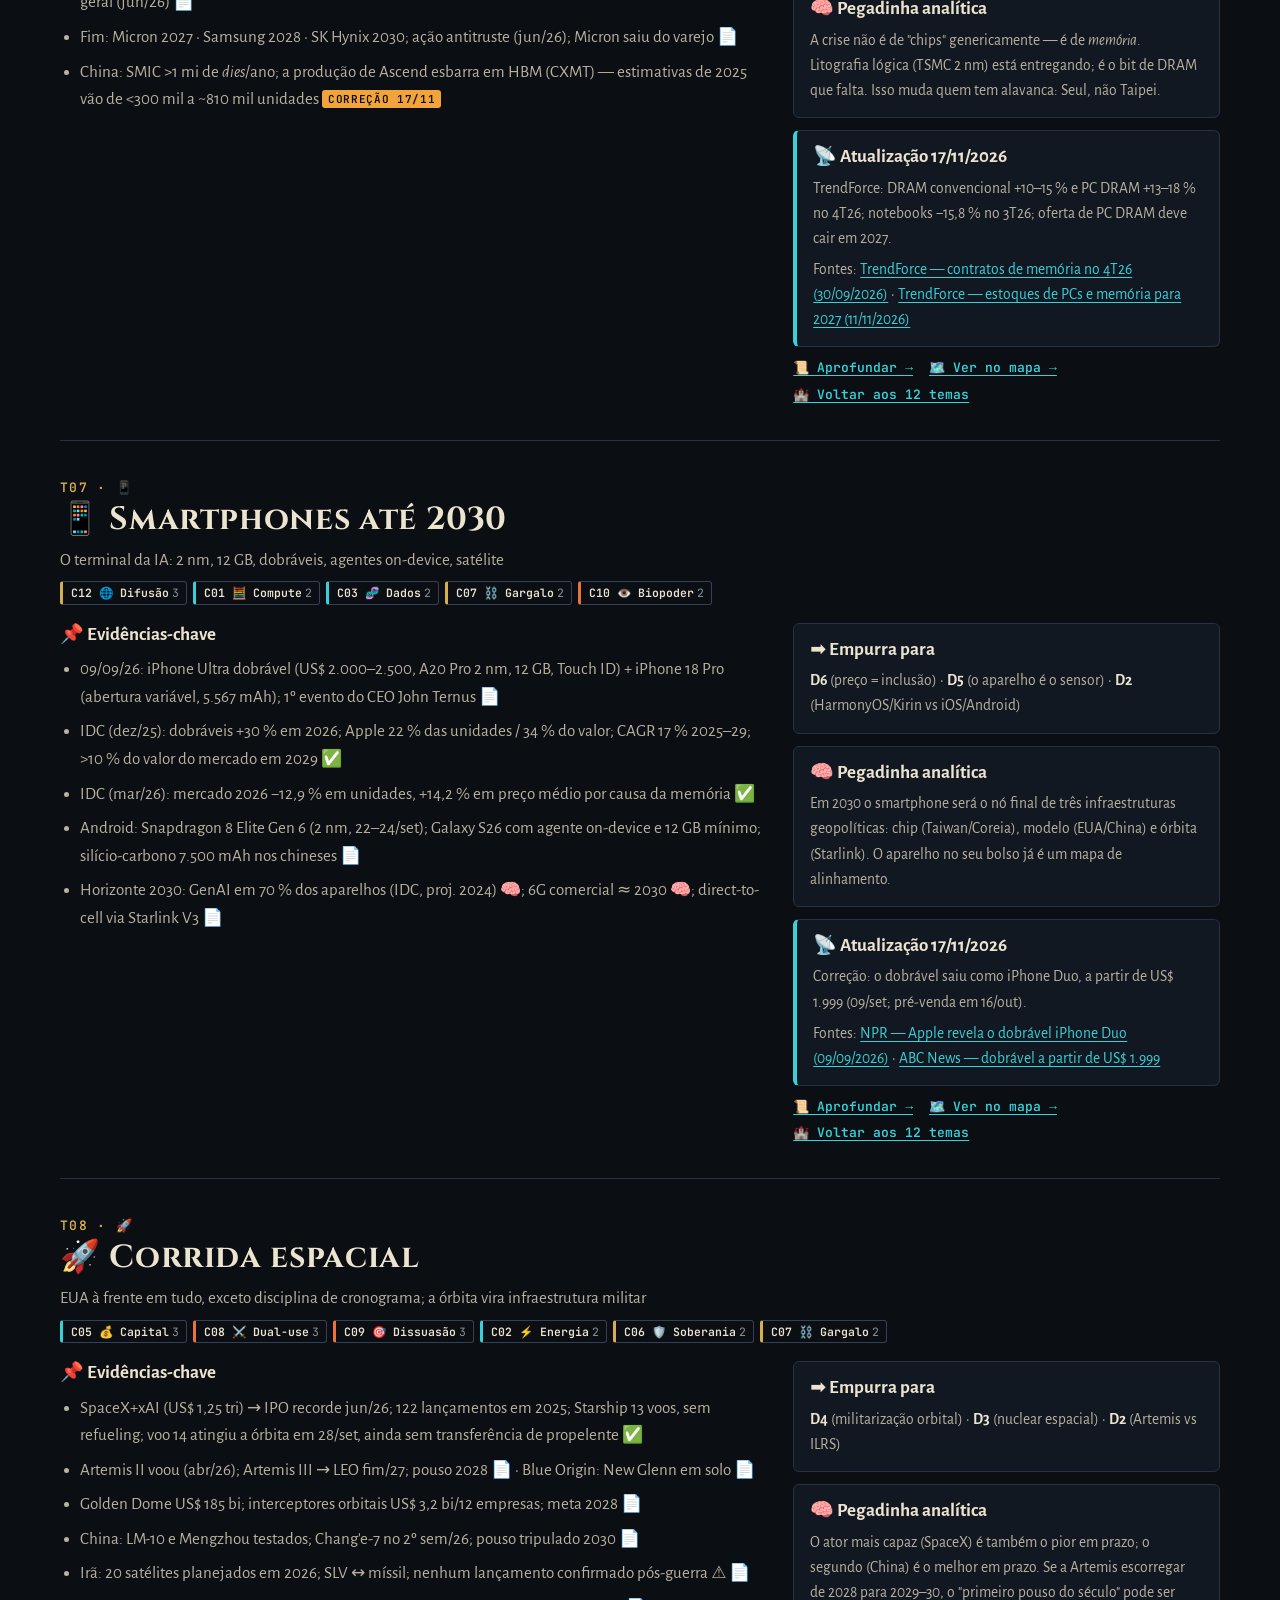
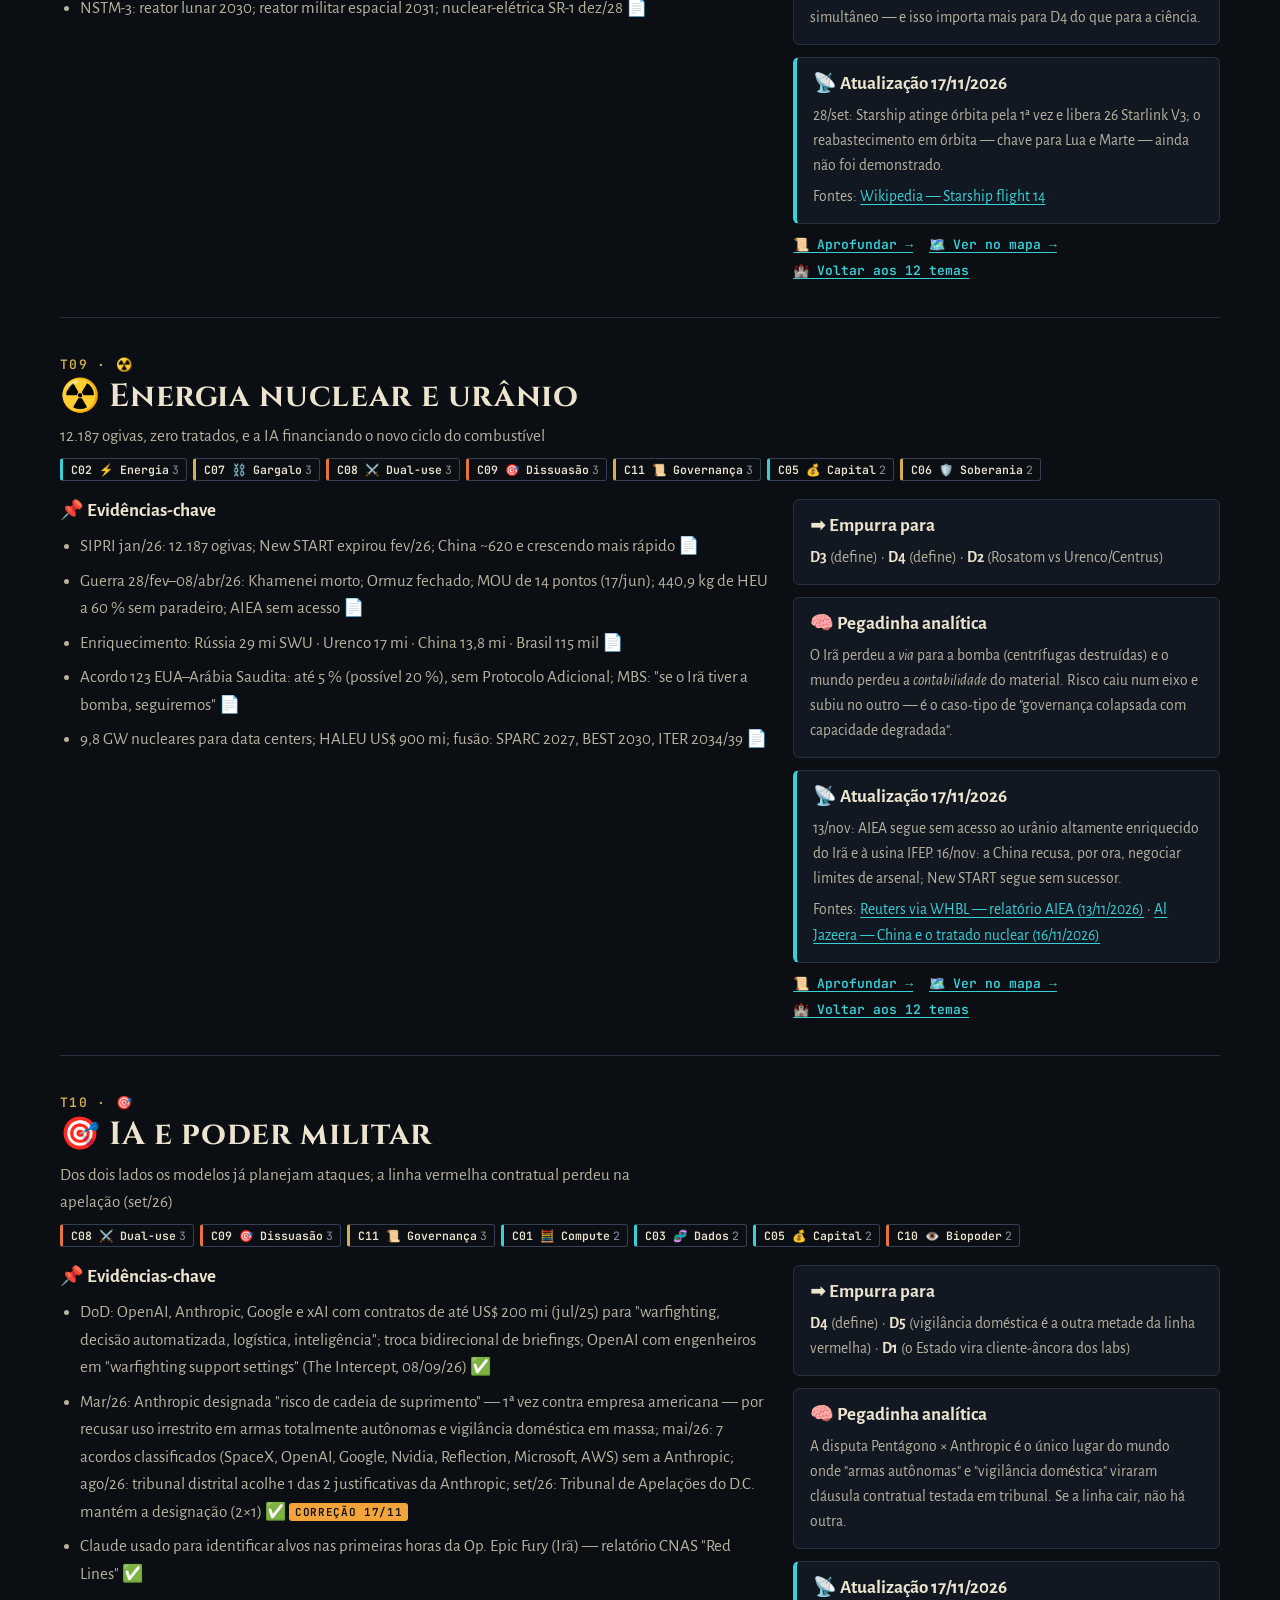
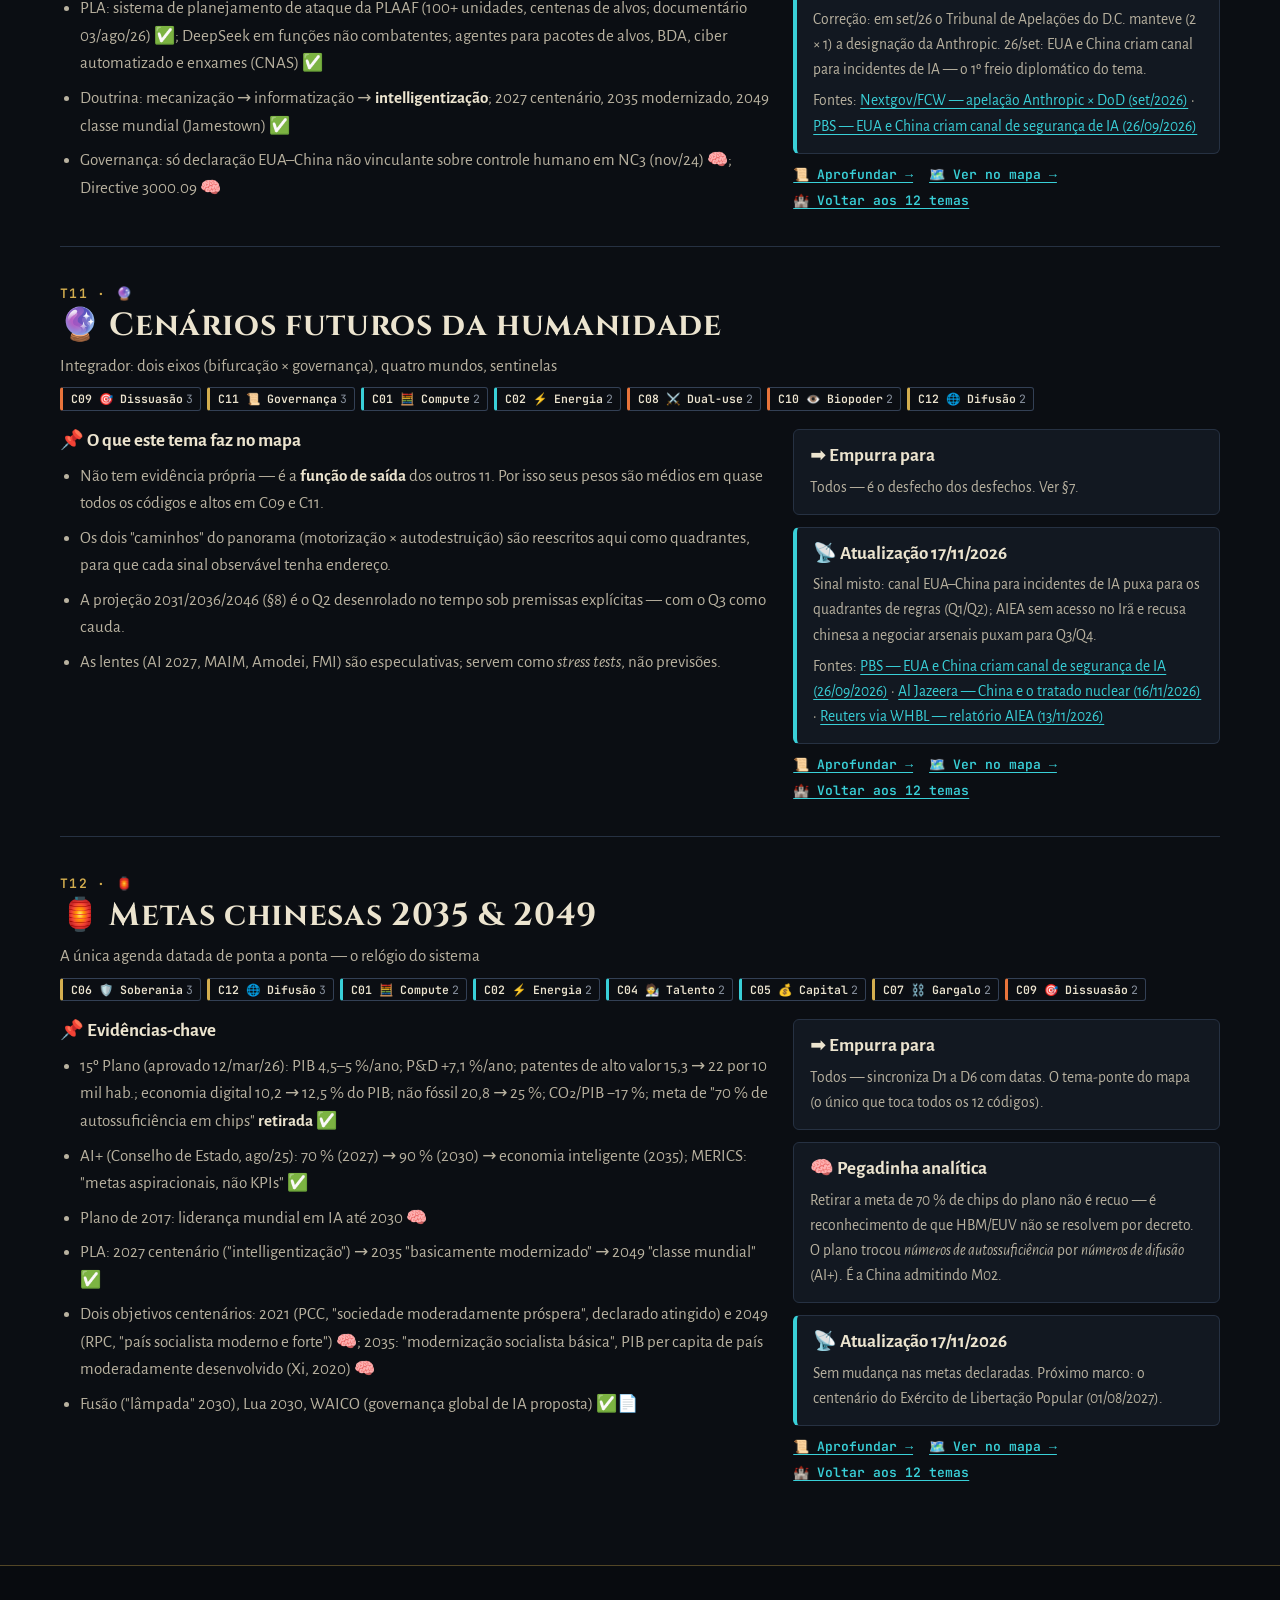
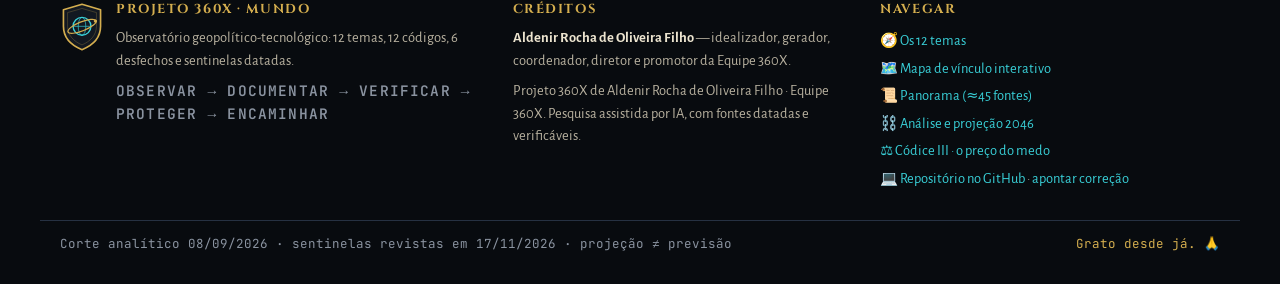
<file: temas.html>
<!doctype html>
<html lang="pt-BR">
<head>
<meta charset="utf-8">
<meta name="viewport" content="width=device-width, initial-scale=1">
<title>Os 12 Temas · Projeto 360X Mundo</title>
<meta name="description" content="Projeto 360X · Mundo — dossiês dos 12 temas: guerra das IAs, China, DNA, Europa, Brasil, chips, smartphones, espaço, nuclear, IA militar, cenários e metas chinesas.">
<meta name="theme-color" content="#0b0e13">
<meta property="og:type" content="website"><meta property="og:locale" content="pt_BR">
<meta property="og:site_name" content="Projeto 360X · Mundo"><meta property="og:title" content="Os 12 Temas · Projeto 360X Mundo">
<meta property="og:description" content="Projeto 360X · Mundo — dossiês dos 12 temas: guerra das IAs, China, DNA, Europa, Brasil, chips, smartphones, espaço, nuclear, IA militar, cenários e metas chinesas."><meta property="og:url" content="https://aldenirfilho.github.io/projeto-360x-mundo/temas.html">
<meta property="og:image" content="https://aldenirfilho.github.io/projeto-360x-mundo/assets/img/360x-mapa-vinculo.png">
<link rel="icon" href="favicon.svg" type="image/svg+xml">
<link rel="stylesheet" href="assets/css/base.css">
<link rel="stylesheet" href="assets/css/site.css">
<script>try{if(localStorage.getItem('x360-dys')==='1')document.documentElement.classList.add('x-dys')}catch(e){}</script>
</head>
<body>
<a class="x-skip" href="#conteudo">Pular para o conteúdo</a>
<header class="x-bar"><div class="x-bar-in">
  <a class="x-brand" href="index.html" aria-label="Projeto 360X · Mundo — início"><svg class="x-crest" viewBox="0 0 64 72" aria-hidden="true" focusable="false"><path d="M32 3 L59 11 V35 C59 52 47 63 32 69 C17 63 5 52 5 35 V11 Z" fill="#121821" stroke="#d4ae4f" stroke-width="2.4" stroke-linejoin="round"/>
<path d="M32 9 L53 15 V35 C53 48 44 57 32 62 C20 57 11 48 11 35 V15 Z" fill="none" stroke="#d4ae4f" stroke-opacity=".35" stroke-width="1"/>
<circle cx="32" cy="35" r="13" fill="none" stroke="#39d0d8" stroke-width="2"/>
<ellipse cx="32" cy="35" rx="5.5" ry="13" fill="none" stroke="#39d0d8" stroke-width="1.2" stroke-opacity=".8"/>
<line x1="19" y1="35" x2="45" y2="35" stroke="#39d0d8" stroke-width="1.2" stroke-opacity=".8"/>
<g class="orbit"><ellipse cx="32" cy="35" rx="22" ry="6.5" fill="none" stroke="#d4ae4f" stroke-width="1.8" transform="rotate(-22 32 35)"/>
<circle cx="51.6" cy="27.4" r="2.4" fill="#d4ae4f"/></g></svg><span class="x-word"><b>PROJETO 360X</b><small>MUNDO · OBSERVATÓRIO</small></span></a>
  <nav class="x-nav" aria-label="Navegação principal"><a href="realmetaverso.html">Realmetaverso</a><a href="index.html">🏰 Início</a><a href="temas.html" aria-current="page">🧭 12 Temas</a><a href="mapa.html">🗺️ Mapa de vínculo</a><a href="panorama.html">📜 Panorama</a><a href="analise.html">⛓️ Análise</a><a href="codice-iii.html">⚖️ Códice III</a><a href="observatorio.html#sentinelas">📡 Sentinelas</a></nav>
  <button class="x-read" type="button" aria-pressed="false" title="Alterna a fonte OpenDyslexic para leitura">🔤 Modo leitura</button>
</div></header>
<main id="conteudo"><aside class="legacy-review"><strong>Acervo com recorte próprio.</strong> Conteúdo anterior preservado com suas datas e premissas; a ampliação de 23/11/2026 não revalida integralmente estas afirmações. <a href="index.html">Abrir a nova edição</a> · <a href="realmetaverso.html">Explorar o Realmetaverso</a>.</aside>
<section class="hero"><div class="wrap">
  <span class="eyebrow">🧭 12 TEMAS · CODIFICAÇÃO ABERTA · CORTE 08/09 · ATUALIZAÇÃO 17/11/2026</span>
  <h1>Os 12 temas, <em>um sistema</em>.</h1>
  <p class="lede">Cada tema com as evidências datadas que sustentam seus pesos, os códigos conceituais que mais o atravessam, para onde ele empurra o sistema — e o que mudou até 17/11/2026. Correções aparecem com o selo <span class="fix">correção 17/11</span>.</p>
  <div class="legend"><span>✅ verificado em fonte datada</span><span>📄 panorama de 08/09</span><span>🧠 conhecimento prévio</span><span>⚠️ incerto / a conferir</span></div>
  <nav class="tindex" aria-label="Temas"><a href="#t01">🤖 T01 · Guerra das IAs</a><a href="#t02">🇨🇳 T02 · Estratégia chinesa de IA</a><a href="#t03">🧬 T03 · Coleta de DNA na China</a><a href="#t04">🇪🇺 T04 · Europa na corrida da IA</a><a href="#t05">🇧🇷 T05 · Plano Brasileiro de IA</a><a href="#t06">💾 T06 · Crise de chips e hardware</a><a href="#t07">📱 T07 · Smartphones até 2030</a><a href="#t08">🚀 T08 · Corrida espacial</a><a href="#t09">☢️ T09 · Energia nuclear e urânio</a><a href="#t10">🎯 T10 · IA e poder militar</a><a href="#t11">🔮 T11 · Cenários futuros</a><a href="#t12">🏮 T12 · Metas chinesas 2035 & 2049</a></nav>
</div></section>
<div class="wrap">
<section class="theme" id="t01">
  <header class="theme-h"><span class="code">T01 · 🤖</span><h2>🤖 Guerra das IAs (EUA)</h2><p class="sub">OpenAI × Anthropic × Google; Meta e xAI em 2º tier de modelo, 1º de capital</p><div class="chips"><span class="chip" data-fam="rec">C01 🧮 Compute<span class="w">3</span></span><span class="chip" data-fam="rec">C05 💰 Capital<span class="w">3</span></span><span class="chip" data-fam="rec">C02 ⚡ Energia<span class="w">2</span></span><span class="chip" data-fam="rec">C03 🧬 Dados<span class="w">2</span></span><span class="chip" data-fam="rec">C04 🧑‍🔬 Talento<span class="w">2</span></span><span class="chip" data-fam="est">C07 ⛓️ Gargalo<span class="w">2</span></span><span class="chip" data-fam="for">C08 ⚔️ Dual-use<span class="w">2</span></span><span class="chip" data-fam="est">C11 📜 Governança<span class="w">2</span></span><span class="chip" data-fam="est">C12 🌐 Difusão<span class="w">2</span></span></div></header>
  <div class="theme-b">
    <div><h3>📌 Evidências-chave</h3><ul>
<li>Anthropic <strong>US$ 965 bi</strong> (mai/26) &gt; OpenAI US$ 852 bi; run-rate US$ 47 bi 📄</li>
<li>OpenAI 1,1 bi MAU; share <strong>abaixo de 50 %</strong> pela 1ª vez (46,4 %) 📄</li>
<li>GPT-5.6 (jul/26) vs Claude Fable 5 (jun/26) vs Gemini 3.1 Deep Think — benchmarks saturando; disputa é custo por tarefa e agentes 📄</li>
<li>Meta Muse Spark <strong>fechado</strong> — abandonou o open-source; xAI absorvida pela SpaceX 📄</li>
<li>Contratos DoD: 4 × US$ 200 mi (jul/25); OpenAI com engenheiros embarcados em unidades; Anthropic designada "risco de cadeia" (mar/26), designação mantida na apelação (set/26) ✅ <span class="fix">correção 17/11</span></li>
<li>Claude usado para identificar alvos na Op. Epic Fury ✅ · ExploitBench 73,5 % (cyber) 📄</li></ul></div>
    <aside><div class="box"><h3>➡️ Empurra para</h3><p class="small"><strong>D1</strong> (fronteira) · <strong>D6</strong> (a fronteira encarece a RAM de todos) · <strong>D4</strong> (os mesmos modelos vão para o campo de batalha)</p></div><div class="box"><h3>🧠 Pegadinha analítica</h3><p class="small">"Hegemonia" é a palavra errada: é oligopólio tripolar em modelo e <em>duopólio</em> em compute (Nvidia + memória coreana). Rivais no modelo, sócios na infra (xAI vende US$ 1,25 bi/mês à Anthropic) 📄.</p></div><div class="box upd"><h3>📡 Atualização 17/11/2026</h3><p>Nova onda de modelos em out/26 (GPT-6.1 Terra, Gemini 4 Argon, Claude Haiku 5.5, DeepSeek-V4.1, Kimi K3.1 Pro; pesos abertos do Meta Muse Spark) ⚠️ a conferir. Em set/26, a apelação manteve a Anthropic como “risco de cadeia” no Pentágono.</p><p class="small muted">Fontes: <a href="https://local-ai-zone.github.io/blog/October_2026_AI_Model_Updates.html" rel="noopener">Local AI Zone — atualizações de modelos de out/2026 (compilação independente)</a> · <a href="https://www.nextgov.com/acquisition/2026/09/anthropic-lawsuit-supply-chain-risk/416255/" rel="noopener">Nextgov/FCW — apelação Anthropic × DoD (set/2026)</a></p></div><p class="more"><a href="panorama.html#ia-eua">📜 Aprofundar →</a><a href="mapa.html#mapa">🗺️ Ver no mapa →</a><a href="observatorio.html#temas">🏰 Voltar aos 12 temas</a></p></aside>
  </div>
</section><section class="theme" id="t02">
  <header class="theme-h"><span class="code">T02 · 🇨🇳</span><h2>🇨🇳 Estratégia chinesa de IA</h2><p class="sub">Open-weight, eficiência, difusão — e HBM como calcanhar de Aquiles</p><div class="chips"><span class="chip" data-fam="rec">C01 🧮 Compute<span class="w">3</span></span><span class="chip" data-fam="rec">C04 🧑‍🔬 Talento<span class="w">3</span></span><span class="chip" data-fam="est">C06 🛡️ Soberania<span class="w">3</span></span><span class="chip" data-fam="est">C07 ⛓️ Gargalo<span class="w">3</span></span><span class="chip" data-fam="est">C12 🌐 Difusão<span class="w">3</span></span><span class="chip" data-fam="rec">C03 🧬 Dados<span class="w">2</span></span><span class="chip" data-fam="rec">C05 💰 Capital<span class="w">2</span></span><span class="chip" data-fam="for">C08 ⚔️ Dual-use<span class="w">2</span></span><span class="chip" data-fam="est">C11 📜 Governança<span class="w">2</span></span></div></header>
  <div class="theme-b">
    <div><h3>📌 Evidências-chave</h3><ul>
<li>Gap Elo <strong>2,7 %</strong> (Stanford 2026); China lidera publicações (23,2 %) e patentes (69,7 %) 📄</li>
<li>Todos os modelos de ponta são <em>open-weight</em> (DeepSeek V4, Kimi K3, Qwen 3.8, GLM 5.3, Doubao) 📄</li>
<li>Huawei Ascend 50–60 % do mercado doméstico; Nvidia ~8 %; Pequim bloqueia H200 📄</li>
<li>AI+ (ago/25): 70 % (2027) → 90 % (2030) → economia inteligente (2035) ✅; 15º Plano: ≈€60 bi para chips ✅</li>
<li>Robótica: Unitree IPO em 104 dias; MIIT+SASAC humanoides 📄</li>
<li>Fornece compute à Rússia (Sberbank/GigaChat) 📄</li></ul></div>
    <aside><div class="box"><h3>➡️ Empurra para</h3><p class="small"><strong>D1</strong> · <strong>D2</strong> (constrói o segundo stack) · <strong>D6</strong> (difusão barata para o Sul Global)</p></div><div class="box"><h3>🧠 Pegadinha analítica</h3><p class="small">A escassez de chips <em>melhorou</em> a engenharia chinesa (MoE, quantização, "compressão de pensamento"). Sanção que força inovação é sanção que erode a si mesma.</p></div><div class="box upd"><h3>📡 Atualização 17/11/2026</h3><p>Correção: estimativas de produção de Ascend divergem (~810 mil entregues em 2025; meta de 600 mil 910C em 2026). A CXMT só terá HBM3E em 2027 — o gargalo continua sendo memória.</p><p class="small muted">Fontes: <a href="https://www.the-substrate.net/p/where-chinas-ai-chip-supply-chain" rel="noopener">The Substrate — cadeia chinesa de chips de IA (jun/2026)</a></p></div><p class="more"><a href="panorama.html#china">📜 Aprofundar →</a><a href="mapa.html#mapa">🗺️ Ver no mapa →</a><a href="observatorio.html#temas">🏰 Voltar aos 12 temas</a></p></aside>
  </div>
</section><section class="theme" id="t03">
  <header class="theme-h"><span class="code">T03 · 🧬</span><h2>🧬 Coleta de DNA na China</h2><p class="sub">Genoma como recurso estratégico: coleta interna em massa, importação externa, exportação proibida</p><div class="chips"><span class="chip" data-fam="rec">C03 🧬 Dados<span class="w">3</span></span><span class="chip" data-fam="est">C06 🛡️ Soberania<span class="w">3</span></span><span class="chip" data-fam="for">C10 👁️ Biopoder<span class="w">3</span></span><span class="chip" data-fam="est">C11 📜 Governança<span class="w">3</span></span><span class="chip" data-fam="for">C08 ⚔️ Dual-use<span class="w">2</span></span></div></header>
  <div class="theme-b">
    <div><h3>📌 Evidências-chave</h3><ul>
<li>"Physicals for All" (2013–16): Tibete ~3 mi e Xinjiang ~23 mi de residentes coletados sob disfarce de exame de saúde, sem consentimento (ASPI) ✅</li>
<li>Tibete 2016–22: <strong>919 mil–1,2 mi</strong> amostras (25–33 % da população), com crianças em escolas (Citizen Lab) ✅</li>
<li>Base nacional masculina Y-STR: alvo <strong>35–70 mi</strong> homens (5–10 % da população masculina), 22 de 31 regiões, 100+ municípios; kits da Thermo Fisher "Huaxia" ajustados a etnias chinesas (ASPI) ✅</li>
<li>Regime jurídico: HGR 2019 (licença em 4 etapas) · Biossegurança 2021 · DSL/PIPL 2021 · Segredos de Estado 2024 · minuta mai/26: depósito no CNCB antes de publicar (Jamestown) ✅</li>
<li>Assimetria: BGI pré-natal em 52 países / 8,4 mi mulheres; GeneBank 13 PB; CNCB &gt;100 PB (fev/26); GenBank americano aberto a pesquisadores chineses ✅</li>
<li>Resposta dos EUA: BIOSECURE (18/dez/25); BGI/MGI na lista 1260H (188 empresas, 08/ago/26); BINSA na Câmara (02/ago/26) ✅</li></ul></div>
    <aside><div class="box"><h3>➡️ Empurra para</h3><p class="small"><strong>D5</strong> (é o tema que define o desfecho) · <strong>D2</strong> (bifurcação de dados) · <strong>D4</strong> (dual-use biológico — preocupação declarada por comissões americanas, não fato demonstrado ⚠️)</p></div><div class="box"><h3>🔗 Nexo com IA (por que está neste mapa)</h3><p class="small">Genoma de população + IA = modelo de fundação biológico. Quem tem 100 PB fechados e acesso ao GenBank aberto treina o que o outro lado não consegue treinar. É o mesmo padrão de "gargalo assimétrico" dos chips — só que invertido a favor da China.</p></div><div class="box upd"><h3>📡 Atualização 17/11/2026</h3><p>Sem atualização verificada desde 08/09. Próxima sentinela: a lista final de “empresas de biotecnologia de preocupação” do BIOSECURE (prevista para dez/26).</p></div><p class="more"><a href="analise.html#dossies">📜 Aprofundar →</a><a href="mapa.html#mapa">🗺️ Ver no mapa →</a><a href="observatorio.html#temas">🏰 Voltar aos 12 temas</a></p></aside>
  </div>
</section><section class="theme" id="t04">
  <header class="theme-h"><span class="code">T04 · 🇪🇺</span><h2>🇪🇺 Europa na corrida da IA</h2><p class="sub">Bem regulada, subcapitalizada; a "Suíça" da inferência</p><div class="chips"><span class="chip" data-fam="est">C06 🛡️ Soberania<span class="w">3</span></span><span class="chip" data-fam="est">C11 📜 Governança<span class="w">3</span></span><span class="chip" data-fam="rec">C01 🧮 Compute<span class="w">2</span></span><span class="chip" data-fam="rec">C05 💰 Capital<span class="w">2</span></span><span class="chip" data-fam="est">C07 ⛓️ Gargalo<span class="w">2</span></span></div></header>
  <div class="theme-b">
    <div><h3>📌 Evidências-chave</h3><ul>
<li>Mistral: €3 bi a €21 bi (08/09/26), Samsung + EQT + PSG; ASML parceira; meta 1 GW até 2030 📄</li>
<li>2 modelos notáveis em 2025 vs 50 dos EUA 📄; Aleph Alpha fundiu-se com a Cohere 📄</li>
<li>AI Gigafactories: €20 bi, 77 propostas/16 países; obras em 2027 📄</li>
<li>AI Act – Omnibus (mai/26): alto risco adiado para dez/27 e ago/28 📄</li>
<li>ASML = único gargalo mundial que a Europa <em>possui</em> (EUV) 🧠</li></ul></div>
    <aside><div class="box"><h3>➡️ Empurra para</h3><p class="small"><strong>D2</strong> (tenta ser terceiro polo, acaba escolhendo) · <strong>D5</strong> (exporta regulação) · <strong>D1</strong> (marginal)</p></div><div class="box"><h3>🧠 Pegadinha analítica</h3><p class="small">A Europa tem o gargalo mais valioso do planeta (EUV) e não o usa como alavanca de IA — usa como exportação. Compare com a Coreia do Sul, que usa HBM para negociar enriquecimento.</p></div><div class="box upd"><h3>📡 Atualização 17/11/2026</h3><p>Sem atualização verificada desde 08/09. Próximas datas: obras das AI Gigafactories (2027) e obrigações de alto risco do AI Act (dez/27).</p></div><p class="more"><a href="panorama.html#europa">📜 Aprofundar →</a><a href="mapa.html#mapa">🗺️ Ver no mapa →</a><a href="observatorio.html#temas">🏰 Voltar aos 12 temas</a></p></aside>
  </div>
</section><section class="theme" id="t05">
  <header class="theme-h"><span class="code">T05 · 🇧🇷</span><h2>🇧🇷 Plano Brasileiro de IA</h2><p class="sub">Soberania declarada, chips indefinidos, eleição sob regra de deepfake</p><div class="chips"><span class="chip" data-fam="est">C06 🛡️ Soberania<span class="w">3</span></span><span class="chip" data-fam="est">C11 📜 Governança<span class="w">3</span></span><span class="chip" data-fam="rec">C01 🧮 Compute<span class="w">2</span></span><span class="chip" data-fam="rec">C05 💰 Capital<span class="w">2</span></span><span class="chip" data-fam="est">C07 ⛓️ Gargalo<span class="w">2</span></span><span class="chip" data-fam="for">C10 👁️ Biopoder<span class="w">2</span></span><span class="chip" data-fam="est">C12 🌐 Difusão<span class="w">2</span></span></div></header>
  <div class="theme-b">
    <div><h3>📌 Evidências-chave</h3><ul>
<li>PBIA R$ 23 bi (2024–28) + R$ 2,6 bi (ago/26): UFRN 7.200 PFLOPS (fim/27, GPU a definir ⚠️) + RJ Huawei/iFlytek (jul/27; iFlytek na Entity List) 📄</li>
<li>Sabiá 4 Thinking: 90,8 % geral; 77,7 % em redação jurídica (&gt; Gemini 3.1 Pro); custo R$ 206 vs R$ 590 (Opus 4.8); testado no ENAMED 📄</li>
<li>Redata caducou (fev/26); PL 2338 sem confirmação de plenário ⚠️ 📄</li>
<li>TSE: tese de deepfake (01/09, 5×2); caso Flávio Bolsonaro absolvido (4×3); "eleitores de IA" no TikTok 📄</li>
<li>INB Resende ~115 mil SWU/ano; submarino nuclear; Constituição pacifista 📄🧠</li></ul></div>
    <aside><div class="box"><h3>➡️ Empurra para</h3><p class="small"><strong>D2</strong> (o caso mais claro de "escolha dupla") · <strong>D5</strong> (jurisprudência de deepfake pré-1º turno) · <strong>D6</strong> (modelo nacional barato em PT-BR)</p></div><div class="box"><h3>🧠 Pegadinha analítica</h3><p class="small">"Compramos o supercomputador antes de escrever a lei" 📄 — o Brasil tem hardware, modelo e jurisprudência, mas não tem marco legal nem regime tributário. Soberania sem regra é fornecimento.</p></div><div class="box upd"><h3>📡 Atualização 17/11/2026</h3><p>25/out: Lula reeleito (51,79 %). O PL 2338 segue “aguardando parecer do relator” na comissão especial da Câmara (27/out).</p><p class="small muted">Fontes: <a href="https://www.tse.jus.br/comunicacao/noticias/2026/Outubro/presidente-do-tse-anuncia-reeleicao-de-lula-e-faz-balanco-do-2o-turno-das-eleicoes-2026" rel="noopener">TSE — reeleição e balanço do 2º turno (26/10/2026)</a> · <a href="https://ferramentabr.com.br/noticias/marco-legal-da-ia-no-brasil-em-que-pe-esta-o-pl-2338-e-o-que-ja-vale-hoje" rel="noopener">FerramentaBR — situação do PL 2338 (27/10/2026)</a></p></div><p class="more"><a href="panorama.html#brasil">📜 Aprofundar →</a><a href="mapa.html#mapa">🗺️ Ver no mapa →</a><a href="observatorio.html#temas">🏰 Voltar aos 12 temas</a></p></aside>
  </div>
</section><section class="theme" id="t06">
  <header class="theme-h"><span class="code">T06 · 💾</span><h2>💾 Crise de chips e hardware</h2><p class="sub">HBM canibaliza DRAM; memória é o novo petróleo</p><div class="chips"><span class="chip" data-fam="rec">C01 🧮 Compute<span class="w">3</span></span><span class="chip" data-fam="est">C07 ⛓️ Gargalo<span class="w">3</span></span><span class="chip" data-fam="est">C12 🌐 Difusão<span class="w">3</span></span><span class="chip" data-fam="rec">C05 💰 Capital<span class="w">2</span></span><span class="chip" data-fam="est">C06 🛡️ Soberania<span class="w">2</span></span><span class="chip" data-fam="est">C11 📜 Governança<span class="w">2</span></span></div></header>
  <div class="theme-b">
    <div><h3>📌 Evidências-chave</h3><ul>
<li>DRAM +172 % (2025); NAND +60 % em um mês; memória 15–18 % → 35 % do custo do PC 📄</li>
<li>OpenAI ≈ 40 % da DRAM; Samsung 60 mil wafers/mês só para HBM4 📄</li>
<li>PCs −10 a −11 % (2026); smartphones −12,9 % (IDC mar/26) ✅; Steam Machine US$ 1.049; Apple reajuste geral (jun/26) 📄</li>
<li>Fim: Micron 2027 · Samsung 2028 · SK Hynix 2030; ação antitruste (jun/26); Micron saiu do varejo 📄</li>
<li>China: SMIC &gt;1 mi de <em>dies</em>/ano; a produção de Ascend esbarra em HBM (CXMT) — estimativas de 2025 vão de &lt;300 mil a ~810 mil unidades <span class="fix">correção 17/11</span></li></ul></div>
    <aside><div class="box"><h3>➡️ Empurra para</h3><p class="small"><strong>D6</strong> (é o tema que define o desfecho) · <strong>D2</strong> (memória coreana vs CXMT) · <strong>D1</strong> (quem tem HBM treina)</p></div><div class="box"><h3>🧠 Pegadinha analítica</h3><p class="small">A crise não é de "chips" genericamente — é de <em>memória</em>. Litografia lógica (TSMC 2 nm) está entregando; é o bit de DRAM que falta. Isso muda quem tem alavanca: Seul, não Taipei.</p></div><div class="box upd"><h3>📡 Atualização 17/11/2026</h3><p>TrendForce: DRAM convencional +10–15 % e PC DRAM +13–18 % no 4T26; notebooks −15,8 % no 3T26; oferta de PC DRAM deve cair em 2027.</p><p class="small muted">Fontes: <a href="https://www.trendforce.com/presscenter/news/20260930-13258.html" rel="noopener">TrendForce — contratos de memória no 4T26 (30/09/2026)</a> · <a href="https://www.trendforce.com/presscenter/news/20261111-13303.html" rel="noopener">TrendForce — estoques de PCs e memória para 2027 (11/11/2026)</a></p></div><p class="more"><a href="panorama.html#memoria">📜 Aprofundar →</a><a href="mapa.html#mapa">🗺️ Ver no mapa →</a><a href="observatorio.html#temas">🏰 Voltar aos 12 temas</a></p></aside>
  </div>
</section><section class="theme" id="t07">
  <header class="theme-h"><span class="code">T07 · 📱</span><h2>📱 Smartphones até 2030</h2><p class="sub">O terminal da IA: 2 nm, 12 GB, dobráveis, agentes on-device, satélite</p><div class="chips"><span class="chip" data-fam="est">C12 🌐 Difusão<span class="w">3</span></span><span class="chip" data-fam="rec">C01 🧮 Compute<span class="w">2</span></span><span class="chip" data-fam="rec">C03 🧬 Dados<span class="w">2</span></span><span class="chip" data-fam="est">C07 ⛓️ Gargalo<span class="w">2</span></span><span class="chip" data-fam="for">C10 👁️ Biopoder<span class="w">2</span></span></div></header>
  <div class="theme-b">
    <div><h3>📌 Evidências-chave</h3><ul>
<li>09/09/26: iPhone Ultra dobrável (US$ 2.000–2.500, A20 Pro 2 nm, 12 GB, Touch ID) + iPhone 18 Pro (abertura variável, 5.567 mAh); 1º evento do CEO John Ternus 📄</li>
<li>IDC (dez/25): dobráveis +30 % em 2026; Apple 22 % das unidades / 34 % do valor; CAGR 17 % 2025–29; &gt;10 % do valor do mercado em 2029 ✅</li>
<li>IDC (mar/26): mercado 2026 −12,9 % em unidades, +14,2 % em preço médio por causa da memória ✅</li>
<li>Android: Snapdragon 8 Elite Gen 6 (2 nm, 22–24/set); Galaxy S26 com agente on-device e 12 GB mínimo; silício-carbono 7.500 mAh nos chineses 📄</li>
<li>Horizonte 2030: GenAI em 70 % dos aparelhos (IDC, proj. 2024) 🧠; 6G comercial ≈ 2030 🧠; direct-to-cell via Starlink V3 📄</li></ul></div>
    <aside><div class="box"><h3>➡️ Empurra para</h3><p class="small"><strong>D6</strong> (preço = inclusão) · <strong>D5</strong> (o aparelho é o sensor) · <strong>D2</strong> (HarmonyOS/Kirin vs iOS/Android)</p></div><div class="box"><h3>🧠 Pegadinha analítica</h3><p class="small">Em 2030 o smartphone será o nó final de três infraestruturas geopolíticas: chip (Taiwan/Coreia), modelo (EUA/China) e órbita (Starlink). O aparelho no seu bolso já é um mapa de alinhamento.</p></div><div class="box upd"><h3>📡 Atualização 17/11/2026</h3><p>Correção: o dobrável saiu como iPhone Duo, a partir de US$ 1.999 (09/set; pré-venda em 16/out).</p><p class="small muted">Fontes: <a href="https://www.npr.org/2026/09/09/nx-s1-5961487/apple-duo-foldable-iphone-john-ternus" rel="noopener">NPR — Apple revela o dobrável iPhone Duo (09/09/2026)</a> · <a href="https://abcnews.com/Business/apple-set-announce-new-products/story?id=136299541" rel="noopener">ABC News — dobrável a partir de US$ 1.999</a></p></div><p class="more"><a href="panorama.html#smartphones">📜 Aprofundar →</a><a href="mapa.html#mapa">🗺️ Ver no mapa →</a><a href="observatorio.html#temas">🏰 Voltar aos 12 temas</a></p></aside>
  </div>
</section><section class="theme" id="t08">
  <header class="theme-h"><span class="code">T08 · 🚀</span><h2>🚀 Corrida espacial</h2><p class="sub">EUA à frente em tudo, exceto disciplina de cronograma; a órbita vira infraestrutura militar</p><div class="chips"><span class="chip" data-fam="rec">C05 💰 Capital<span class="w">3</span></span><span class="chip" data-fam="for">C08 ⚔️ Dual-use<span class="w">3</span></span><span class="chip" data-fam="for">C09 🎯 Dissuasão<span class="w">3</span></span><span class="chip" data-fam="rec">C02 ⚡ Energia<span class="w">2</span></span><span class="chip" data-fam="est">C06 🛡️ Soberania<span class="w">2</span></span><span class="chip" data-fam="est">C07 ⛓️ Gargalo<span class="w">2</span></span></div></header>
  <div class="theme-b">
    <div><h3>📌 Evidências-chave</h3><ul>
<li>SpaceX+xAI (US$ 1,25 tri) → IPO recorde jun/26; 122 lançamentos em 2025; Starship 13 voos, sem refueling; voo 14 atingiu a órbita em 28/set, ainda sem transferência de propelente ✅</li>
<li>Artemis II voou (abr/26); Artemis III → LEO fim/27; pouso 2028 📄 · Blue Origin: New Glenn em solo 📄</li>
<li>Golden Dome US$ 185 bi; interceptores orbitais US$ 3,2 bi/12 empresas; meta 2028 📄</li>
<li>China: LM-10 e Mengzhou testados; Chang'e-7 no 2º sem/26; pouso tripulado 2030 📄</li>
<li>Irã: 20 satélites planejados em 2026; SLV ↔ míssil; nenhum lançamento confirmado pós-guerra ⚠️ 📄</li>
<li>NSTM-3: reator lunar 2030; reator militar espacial 2031; nuclear-elétrica SR-1 dez/28 📄</li></ul></div>
    <aside><div class="box"><h3>➡️ Empurra para</h3><p class="small"><strong>D4</strong> (militarização orbital) · <strong>D3</strong> (nuclear espacial) · <strong>D2</strong> (Artemis vs ILRS)</p></div><div class="box"><h3>🧠 Pegadinha analítica</h3><p class="small">O ator mais capaz (SpaceX) é também o pior em prazo; o segundo (China) é o melhor em prazo. Se a Artemis escorregar de 2028 para 2029–30, o "primeiro pouso do século" pode ser simultâneo — e isso importa mais para D4 do que para a ciência.</p></div><div class="box upd"><h3>📡 Atualização 17/11/2026</h3><p>28/set: Starship atinge órbita pela 1ª vez e libera 26 Starlink V3; o reabastecimento em órbita — chave para Lua e Marte — ainda não foi demonstrado.</p><p class="small muted">Fontes: <a href="https://en.wikipedia.org/wiki/Starship_flight_14" rel="noopener">Wikipedia — Starship flight 14</a></p></div><p class="more"><a href="panorama.html#espaco">📜 Aprofundar →</a><a href="mapa.html#mapa">🗺️ Ver no mapa →</a><a href="observatorio.html#temas">🏰 Voltar aos 12 temas</a></p></aside>
  </div>
</section><section class="theme" id="t09">
  <header class="theme-h"><span class="code">T09 · ☢️</span><h2>☢️ Energia nuclear e urânio</h2><p class="sub">12.187 ogivas, zero tratados, e a IA financiando o novo ciclo do combustível</p><div class="chips"><span class="chip" data-fam="rec">C02 ⚡ Energia<span class="w">3</span></span><span class="chip" data-fam="est">C07 ⛓️ Gargalo<span class="w">3</span></span><span class="chip" data-fam="for">C08 ⚔️ Dual-use<span class="w">3</span></span><span class="chip" data-fam="for">C09 🎯 Dissuasão<span class="w">3</span></span><span class="chip" data-fam="est">C11 📜 Governança<span class="w">3</span></span><span class="chip" data-fam="rec">C05 💰 Capital<span class="w">2</span></span><span class="chip" data-fam="est">C06 🛡️ Soberania<span class="w">2</span></span></div></header>
  <div class="theme-b">
    <div><h3>📌 Evidências-chave</h3><ul>
<li>SIPRI jan/26: 12.187 ogivas; New START expirou fev/26; China ~620 e crescendo mais rápido 📄</li>
<li>Guerra 28/fev–08/abr/26: Khamenei morto; Ormuz fechado; MOU de 14 pontos (17/jun); 440,9 kg de HEU a 60 % sem paradeiro; AIEA sem acesso 📄</li>
<li>Enriquecimento: Rússia 29 mi SWU · Urenco 17 mi · China 13,8 mi · Brasil 115 mil 📄</li>
<li>Acordo 123 EUA–Arábia Saudita: até 5 % (possível 20 %), sem Protocolo Adicional; MBS: "se o Irã tiver a bomba, seguiremos" 📄</li>
<li>9,8 GW nucleares para data centers; HALEU US$ 900 mi; fusão: SPARC 2027, BEST 2030, ITER 2034/39 📄</li></ul></div>
    <aside><div class="box"><h3>➡️ Empurra para</h3><p class="small"><strong>D3</strong> (define) · <strong>D4</strong> (define) · <strong>D2</strong> (Rosatom vs Urenco/Centrus)</p></div><div class="box"><h3>🧠 Pegadinha analítica</h3><p class="small">O Irã perdeu a <em>via</em> para a bomba (centrífugas destruídas) e o mundo perdeu a <em>contabilidade</em> do material. Risco caiu num eixo e subiu no outro — é o caso-tipo de "governança colapsada com capacidade degradada".</p></div><div class="box upd"><h3>📡 Atualização 17/11/2026</h3><p>13/nov: AIEA segue sem acesso ao urânio altamente enriquecido do Irã e à usina IFEP. 16/nov: a China recusa, por ora, negociar limites de arsenal; New START segue sem sucessor.</p><p class="small muted">Fontes: <a href="https://whbl.com/2026/11/13/iaea-increasingly-concerned-about-iranian-enrichment-plant-its-report-says/" rel="noopener">Reuters via WHBL — relatório AIEA (13/11/2026)</a> · <a href="https://www.aljazeera.com/news/2026/11/16/why-is-china-not-keen-on-a-nuclear-treaty-with-us-and-russia" rel="noopener">Al Jazeera — China e o tratado nuclear (16/11/2026)</a></p></div><p class="more"><a href="panorama.html#nuclear">📜 Aprofundar →</a><a href="mapa.html#mapa">🗺️ Ver no mapa →</a><a href="observatorio.html#temas">🏰 Voltar aos 12 temas</a></p></aside>
  </div>
</section><section class="theme" id="t10">
  <header class="theme-h"><span class="code">T10 · 🎯</span><h2>🎯 IA e poder militar</h2><p class="sub">Dos dois lados os modelos já planejam ataques; a linha vermelha contratual perdeu na apelação (set/26)</p><div class="chips"><span class="chip" data-fam="for">C08 ⚔️ Dual-use<span class="w">3</span></span><span class="chip" data-fam="for">C09 🎯 Dissuasão<span class="w">3</span></span><span class="chip" data-fam="est">C11 📜 Governança<span class="w">3</span></span><span class="chip" data-fam="rec">C01 🧮 Compute<span class="w">2</span></span><span class="chip" data-fam="rec">C03 🧬 Dados<span class="w">2</span></span><span class="chip" data-fam="rec">C05 💰 Capital<span class="w">2</span></span><span class="chip" data-fam="for">C10 👁️ Biopoder<span class="w">2</span></span></div></header>
  <div class="theme-b">
    <div><h3>📌 Evidências-chave</h3><ul>
<li>DoD: OpenAI, Anthropic, Google e xAI com contratos de até US$ 200 mi (jul/25) para "warfighting, decisão automatizada, logística, inteligência"; troca bidirecional de briefings; OpenAI com engenheiros em "warfighting support settings" (The Intercept, 08/09/26) ✅</li>
<li>Mar/26: Anthropic designada "risco de cadeia de suprimento" — 1ª vez contra empresa americana — por recusar uso irrestrito em armas totalmente autônomas e vigilância doméstica em massa; mai/26: 7 acordos classificados (SpaceX, OpenAI, Google, Nvidia, Reflection, Microsoft, AWS) sem a Anthropic; ago/26: tribunal distrital acolhe 1 das 2 justificativas da Anthropic; set/26: Tribunal de Apelações do D.C. mantém a designação (2×1) ✅ <span class="fix">correção 17/11</span></li>
<li>Claude usado para identificar alvos nas primeiras horas da Op. Epic Fury (Irã) — relatório CNAS "Red Lines" ✅</li>
<li>PLA: sistema de planejamento de ataque da PLAAF (100+ unidades, centenas de alvos; documentário 03/ago/26) ✅; DeepSeek em funções não combatentes; agentes para pacotes de alvos, BDA, ciber automatizado e enxames (CNAS) ✅</li>
<li>Doutrina: mecanização → informatização → <strong>intelligentização</strong>; 2027 centenário, 2035 modernizado, 2049 classe mundial (Jamestown) ✅</li>
<li>Governança: só declaração EUA–China não vinculante sobre controle humano em NC3 (nov/24) 🧠; Directive 3000.09 🧠</li></ul></div>
    <aside><div class="box"><h3>➡️ Empurra para</h3><p class="small"><strong>D4</strong> (define) · <strong>D5</strong> (vigilância doméstica é a outra metade da linha vermelha) · <strong>D1</strong> (o Estado vira cliente-âncora dos labs)</p></div><div class="box"><h3>🧠 Pegadinha analítica</h3><p class="small">A disputa Pentágono × Anthropic é o único lugar do mundo onde "armas autônomas" e "vigilância doméstica" viraram cláusula contratual testada em tribunal. Se a linha cair, não há outra.</p></div><div class="box upd"><h3>📡 Atualização 17/11/2026</h3><p>Correção: em set/26 o Tribunal de Apelações do D.C. manteve (2 × 1) a designação da Anthropic. 26/set: EUA e China criam canal para incidentes de IA — o 1º freio diplomático do tema.</p><p class="small muted">Fontes: <a href="https://www.nextgov.com/acquisition/2026/09/anthropic-lawsuit-supply-chain-risk/416255/" rel="noopener">Nextgov/FCW — apelação Anthropic × DoD (set/2026)</a> · <a href="https://www.pbs.org/newshour/world/china-and-u-s-agree-to-establish-ai-safety-channel-and-continue-trade-and-military-talks" rel="noopener">PBS — EUA e China criam canal de segurança de IA (26/09/2026)</a></p></div><p class="more"><a href="analise.html#dossies">📜 Aprofundar →</a><a href="mapa.html#mapa">🗺️ Ver no mapa →</a><a href="observatorio.html#temas">🏰 Voltar aos 12 temas</a></p></aside>
  </div>
</section><section class="theme" id="t11">
  <header class="theme-h"><span class="code">T11 · 🔮</span><h2>🔮 Cenários futuros da humanidade</h2><p class="sub">Integrador: dois eixos (bifurcação × governança), quatro mundos, sentinelas</p><div class="chips"><span class="chip" data-fam="for">C09 🎯 Dissuasão<span class="w">3</span></span><span class="chip" data-fam="est">C11 📜 Governança<span class="w">3</span></span><span class="chip" data-fam="rec">C01 🧮 Compute<span class="w">2</span></span><span class="chip" data-fam="rec">C02 ⚡ Energia<span class="w">2</span></span><span class="chip" data-fam="for">C08 ⚔️ Dual-use<span class="w">2</span></span><span class="chip" data-fam="for">C10 👁️ Biopoder<span class="w">2</span></span><span class="chip" data-fam="est">C12 🌐 Difusão<span class="w">2</span></span></div></header>
  <div class="theme-b">
    <div><h3>📌 O que este tema faz no mapa</h3><ul>
<li>Não tem evidência própria — é a <strong>função de saída</strong> dos outros 11. Por isso seus pesos são médios em quase todos os códigos e altos em C09 e C11.</li>
<li>Os dois "caminhos" do panorama (motorização × autodestruição) são reescritos aqui como quadrantes, para que cada sinal observável tenha endereço.</li><li>A projeção 2031/2036/2046 (§8) é o Q2 desenrolado no tempo sob premissas explícitas — com o Q3 como cauda.</li>
<li>As lentes (AI 2027, MAIM, Amodei, FMI) são especulativas; servem como <em>stress tests</em>, não previsões.</li></ul></div>
    <aside><div class="box"><h3>➡️ Empurra para</h3><p class="small">Todos — é o desfecho dos desfechos. Ver §7.</p></div><div class="box upd"><h3>📡 Atualização 17/11/2026</h3><p>Sinal misto: canal EUA–China para incidentes de IA puxa para os quadrantes de regras (Q1/Q2); AIEA sem acesso no Irã e recusa chinesa a negociar arsenais puxam para Q3/Q4.</p><p class="small muted">Fontes: <a href="https://www.pbs.org/newshour/world/china-and-u-s-agree-to-establish-ai-safety-channel-and-continue-trade-and-military-talks" rel="noopener">PBS — EUA e China criam canal de segurança de IA (26/09/2026)</a> · <a href="https://www.aljazeera.com/news/2026/11/16/why-is-china-not-keen-on-a-nuclear-treaty-with-us-and-russia" rel="noopener">Al Jazeera — China e o tratado nuclear (16/11/2026)</a> · <a href="https://whbl.com/2026/11/13/iaea-increasingly-concerned-about-iranian-enrichment-plant-its-report-says/" rel="noopener">Reuters via WHBL — relatório AIEA (13/11/2026)</a></p></div><p class="more"><a href="analise.html#cenarios">📜 Aprofundar →</a><a href="mapa.html#mapa">🗺️ Ver no mapa →</a><a href="observatorio.html#temas">🏰 Voltar aos 12 temas</a></p></aside>
  </div>
</section><section class="theme" id="t12">
  <header class="theme-h"><span class="code">T12 · 🏮</span><h2>🏮 Metas chinesas 2035 & 2049</h2><p class="sub">A única agenda datada de ponta a ponta — o relógio do sistema</p><div class="chips"><span class="chip" data-fam="est">C06 🛡️ Soberania<span class="w">3</span></span><span class="chip" data-fam="est">C12 🌐 Difusão<span class="w">3</span></span><span class="chip" data-fam="rec">C01 🧮 Compute<span class="w">2</span></span><span class="chip" data-fam="rec">C02 ⚡ Energia<span class="w">2</span></span><span class="chip" data-fam="rec">C04 🧑‍🔬 Talento<span class="w">2</span></span><span class="chip" data-fam="rec">C05 💰 Capital<span class="w">2</span></span><span class="chip" data-fam="est">C07 ⛓️ Gargalo<span class="w">2</span></span><span class="chip" data-fam="for">C09 🎯 Dissuasão<span class="w">2</span></span></div></header>
  <div class="theme-b">
    <div><h3>📌 Evidências-chave</h3><ul>
<li>15º Plano (aprovado 12/mar/26): PIB 4,5–5 %/ano; P&amp;D +7,1 %/ano; patentes de alto valor 15,3 → 22 por 10 mil hab.; economia digital 10,2 → 12,5 % do PIB; não fóssil 20,8 → 25 %; CO₂/PIB −17 %; meta de "70 % de autossuficiência em chips" <strong>retirada</strong> ✅</li>
<li>AI+ (Conselho de Estado, ago/25): 70 % (2027) → 90 % (2030) → economia inteligente (2035); MERICS: "metas aspiracionais, não KPIs" ✅</li>
<li>Plano de 2017: liderança mundial em IA até 2030 🧠</li>
<li>PLA: 2027 centenário ("intelligentização") → 2035 "basicamente modernizado" → 2049 "classe mundial" ✅</li>
<li>Dois objetivos centenários: 2021 (PCC, "sociedade moderadamente próspera", declarado atingido) e 2049 (RPC, "país socialista moderno e forte") 🧠; 2035: "modernização socialista básica", PIB per capita de país moderadamente desenvolvido (Xi, 2020) 🧠</li>
<li>Fusão ("lâmpada" 2030), Lua 2030, WAICO (governança global de IA proposta) ✅📄</li></ul></div>
    <aside><div class="box"><h3>➡️ Empurra para</h3><p class="small">Todos — sincroniza D1 a D6 com datas. O tema-ponte do mapa (o único que toca todos os 12 códigos).</p></div><div class="box"><h3>🧠 Pegadinha analítica</h3><p class="small">Retirar a meta de 70 % de chips do plano não é recuo — é reconhecimento de que HBM/EUV não se resolvem por decreto. O plano trocou <em>números de autossuficiência</em> por <em>números de difusão</em> (AI+). É a China admitindo M02.</p></div><div class="box upd"><h3>📡 Atualização 17/11/2026</h3><p>Sem mudança nas metas declaradas. Próximo marco: o centenário do Exército de Libertação Popular (01/08/2027).</p></div><p class="more"><a href="analise.html#linha">📜 Aprofundar →</a><a href="mapa.html#mapa">🗺️ Ver no mapa →</a><a href="observatorio.html#temas">🏰 Voltar aos 12 temas</a></p></aside>
  </div>
</section>
</div>
</main>
<footer class="x-foot"><div class="x-foot-in">
  <div><div class="x-foot-brand"><svg class="x-crest" viewBox="0 0 64 72" aria-hidden="true" focusable="false"><path d="M32 3 L59 11 V35 C59 52 47 63 32 69 C17 63 5 52 5 35 V11 Z" fill="#121821" stroke="#d4ae4f" stroke-width="2.4" stroke-linejoin="round"/>
<path d="M32 9 L53 15 V35 C53 48 44 57 32 62 C20 57 11 48 11 35 V15 Z" fill="none" stroke="#d4ae4f" stroke-opacity=".35" stroke-width="1"/>
<circle cx="32" cy="35" r="13" fill="none" stroke="#39d0d8" stroke-width="2"/>
<ellipse cx="32" cy="35" rx="5.5" ry="13" fill="none" stroke="#39d0d8" stroke-width="1.2" stroke-opacity=".8"/>
<line x1="19" y1="35" x2="45" y2="35" stroke="#39d0d8" stroke-width="1.2" stroke-opacity=".8"/>
<g class="orbit"><ellipse cx="32" cy="35" rx="22" ry="6.5" fill="none" stroke="#d4ae4f" stroke-width="1.8" transform="rotate(-22 32 35)"/>
<circle cx="51.6" cy="27.4" r="2.4" fill="#d4ae4f"/></g></svg><div><h3>Projeto 360X · Mundo</h3><p>Observatório geopolítico-tecnológico: 12 temas, 12 códigos, 6 desfechos e sentinelas datadas.</p><p class="x-motto">OBSERVAR → DOCUMENTAR → VERIFICAR → PROTEGER → ENCAMINHAR</p></div></div></div>
  <div><h3>Créditos</h3><p><strong>Aldenir Rocha de Oliveira Filho</strong> — idealizador, gerador, coordenador, diretor e promotor da Equipe 360X.</p><p>Projeto 360X de Aldenir Rocha de Oliveira Filho · Equipe 360X. Pesquisa assistida por IA, com fontes datadas e verificáveis.</p></div>
  <div><h3>Navegar</h3><ul><li><a href="temas.html">🧭 Os 12 temas</a></li><li><a href="mapa.html">🗺️ Mapa de vínculo interativo</a></li><li><a href="panorama.html">📜 Panorama (≈45 fontes)</a></li><li><a href="analise.html">⛓️ Análise e projeção 2046</a></li><li><a href="codice-iii.html">⚖️ Códice III · o preço do medo</a></li><li><a href="https://github.com/aldenirfilho/projeto-360x-mundo">💻 Repositório no GitHub</a> · <a href="https://github.com/aldenirfilho/projeto-360x-mundo/issues">apontar correção</a></li></ul></div>
</div><div class="x-foot-base"><span>Corte analítico 08/09/2026 · sentinelas revistas em 17/11/2026 · projeção ≠ previsão</span><span class="x-thanks">Grato desde já. 🙏</span></div></footer>
<script>(function(){var d=document.documentElement,b=document.querySelector('.x-read');if(!b)return;b.setAttribute('aria-pressed',d.classList.contains('x-dys')?'true':'false');b.addEventListener('click',function(){var on=d.classList.toggle('x-dys');b.setAttribute('aria-pressed',on?'true':'false');try{localStorage.setItem('x360-dys',on?'1':'0')}catch(e){}});})();</script>
</body>
</html>
</file>
<file: assets/css/base.css>
/* Projeto 360X · Mundo — base: fontes, tokens e moldura (barra superior e rodapé).
   Seguro para qualquer página: só @font-face, variáveis e classes com prefixo x-. */

@font-face{font-family:"Cinzel";font-style:normal;font-weight:600;font-display:swap;src:url("../fonts/cinzel-latin-600-normal.woff2") format("woff2")}
@font-face{font-family:"Cinzel";font-style:normal;font-weight:700;font-display:swap;src:url("../fonts/cinzel-latin-700-normal.woff2") format("woff2")}
@font-face{font-family:"Alegreya Sans";font-style:normal;font-weight:400;font-display:swap;src:url("../fonts/alegreya-sans-latin-400-normal.woff2") format("woff2")}
@font-face{font-family:"Alegreya Sans";font-style:italic;font-weight:400;font-display:swap;src:url("../fonts/alegreya-sans-latin-400-italic.woff2") format("woff2")}
@font-face{font-family:"Alegreya Sans";font-style:normal;font-weight:500;font-display:swap;src:url("../fonts/alegreya-sans-latin-500-normal.woff2") format("woff2")}
@font-face{font-family:"Alegreya Sans";font-style:normal;font-weight:700;font-display:swap;src:url("../fonts/alegreya-sans-latin-700-normal.woff2") format("woff2")}
@font-face{font-family:"JetBrains Mono";font-style:normal;font-weight:400;font-display:swap;src:url("../fonts/jetbrains-mono-latin-400-normal.woff2") format("woff2")}
@font-face{font-family:"JetBrains Mono";font-style:normal;font-weight:600;font-display:swap;src:url("../fonts/jetbrains-mono-latin-600-normal.woff2") format("woff2")}
@font-face{font-family:"OpenDyslexic";font-style:normal;font-weight:400;font-display:swap;src:url("../fonts/opendyslexic-latin-400-normal.woff2") format("woff2")}
@font-face{font-family:"OpenDyslexic";font-style:normal;font-weight:700;font-display:swap;src:url("../fonts/opendyslexic-latin-700-normal.woff2") format("woff2")}

:root{
  color-scheme:dark;
  --obsidian:#0b0e13; --surface:#121821; --surface-2:#18202b; --line:#263142; --line-2:#334055;
  --ink:#ece4cf; --ink-2:#b9b2a0; --muted:#8a93a0;
  --gold:#d4ae4f; --gold-2:#e3c46f; --gold-soft:rgba(212,174,79,.10); --gold-line:rgba(212,174,79,.36);
  --cyan:#39d0d8; --cyan-soft:rgba(57,208,216,.10); --cyan-line:rgba(57,208,216,.42);
  --ember:#e8743b; --amber:#f2a33a; --amber-soft:rgba(242,163,58,.10);
  --good:#4cc27a; --crit:#ff7a6b;
  --f-display:"Cinzel","Trajan Pro",Georgia,serif;
  --f-body:"Alegreya Sans","Gill Sans","Segoe UI",system-ui,sans-serif;
  --f-mono:"JetBrains Mono",ui-monospace,SFMono-Regular,Menlo,Consolas,monospace;
}
/* Modo leitura: OpenDyslexic no corpo e Luminari (macOS) nos títulos */
html.x-dys{--f-body:"OpenDyslexic","Alegreya Sans",system-ui,sans-serif;--f-display:"Luminari","Cinzel",Georgia,serif}
html.x-dys body{letter-spacing:.01em;word-spacing:.06em;line-height:1.75}

.x-skip{position:absolute;left:-999px;top:8px;z-index:100;background:var(--gold);color:var(--obsidian);padding:8px 12px;border-radius:6px;font:600 14px var(--f-body);text-decoration:none}
.x-skip:focus{left:12px}

.x-bar{position:sticky;top:0;z-index:40;background:rgba(11,14,19,.93);-webkit-backdrop-filter:blur(8px);backdrop-filter:blur(8px);border-bottom:1px solid var(--gold-line)}
.x-bar-in{max-width:1200px;margin:0 auto;padding:9px 20px;display:flex;align-items:center;gap:16px}
.x-brand{display:flex;align-items:center;gap:10px;text-decoration:none;color:var(--ink);flex:none}
.x-crest{width:34px;height:38px;flex:none}
.x-word{display:flex;flex-direction:column;line-height:1}
.x-word b{font:700 17px/1 var(--f-display);letter-spacing:.08em;color:var(--gold)}
.x-word small{font:600 9.5px/1.3 var(--f-mono);letter-spacing:.18em;color:var(--muted);margin-top:5px}
.x-nav{display:flex;gap:2px;overflow-x:auto;scrollbar-width:none;flex:1;min-width:0}
.x-nav::-webkit-scrollbar{display:none}
.x-nav a{white-space:nowrap;text-decoration:none;color:var(--ink-2);font:500 15px/1 var(--f-body);padding:9px 10px;border-radius:6px}
.x-nav a:hover{color:var(--ink);background:var(--surface-2)}
.x-nav a[aria-current="page"]{color:var(--gold);box-shadow:inset 0 -2px 0 var(--gold)}
.x-read{flex:none;font:600 12px/1 var(--f-mono);letter-spacing:.04em;color:var(--cyan);background:transparent;border:1px solid var(--cyan-line);border-radius:999px;padding:8px 12px;cursor:pointer}
.x-read:hover{background:var(--cyan-soft)}
.x-read[aria-pressed="true"]{background:var(--cyan-soft);color:var(--ink)}
.x-bar a:focus-visible,.x-read:focus-visible,.x-foot a:focus-visible{outline:2px solid var(--cyan);outline-offset:2px}
@media (max-width:860px){.x-bar-in{flex-wrap:wrap;row-gap:6px}.x-nav{order:3;flex-basis:100%}.x-read{margin-left:auto}}

.x-foot{border-top:1px solid var(--gold-line);background:#080b0f;color:var(--ink-2);margin-top:72px;font-family:var(--f-body)}
.x-foot-in{max-width:1200px;margin:0 auto;padding:36px 20px 28px;display:grid;grid-template-columns:1.25fr 1fr 1fr;gap:28px}
.x-foot h3{font:700 13px/1.2 var(--f-display);letter-spacing:.12em;color:var(--gold);margin:0 0 10px;text-transform:uppercase}
.x-foot p{margin:0 0 8px;font-size:14.5px;line-height:1.55}
.x-foot a{color:var(--cyan);text-decoration:none}
.x-foot a:hover{text-decoration:underline}
.x-foot ul{list-style:none;margin:0;padding:0;font-size:14.5px;line-height:1.9}
.x-foot-brand{display:flex;gap:12px;align-items:flex-start}
.x-foot-brand .x-crest{width:44px;height:50px}
.x-motto{font:600 11.5px/1.5 var(--f-mono);letter-spacing:.08em;color:var(--muted)}
.x-foot-base{max-width:1200px;margin:0 auto;padding:14px 20px 30px;border-top:1px solid var(--line);display:flex;flex-wrap:wrap;justify-content:space-between;gap:10px;font:500 12.5px/1.5 var(--f-mono);color:var(--muted)}
.x-thanks{color:var(--gold)}
@media (max-width:860px){.x-foot-in{grid-template-columns:1fr}}
@media (prefers-reduced-motion:reduce){*{animation:none!important;transition:none!important;scroll-behavior:auto!important}}
</file>
<file: assets/css/futuro.css>
/* Mundo 360X · edição de desenvolvimento 23.11.2026 */
:root{--paper:#f2eee4;--soft:#bdc8d0;--sea:#6de0d1;--gold:#e2be71;--bg:#080f15;--panel:#101d27;--rule:#2b3c48;--f-body:'Alegreya Sans',system-ui,sans-serif;--f-display:'Cinzel',Georgia,serif}
*{box-sizing:border-box}html{scroll-behavior:smooth;scroll-padding-top:110px}body{margin:0;color:var(--paper);background:var(--bg);font:400 19px/1.58 var(--f-body)}a{color:var(--sea);text-underline-offset:4px}button,input{font:inherit}button,a,input{touch-action:manipulation}button{cursor:pointer}a:focus-visible,button:focus-visible,input:focus-visible,summary:focus-visible{outline:3px solid var(--sea);outline-offset:5px}h1,h2,h3,p,figure{margin-top:0}h1,h2{font-family:var(--f-display);font-weight:600;line-height:1.13}h1{font-size:clamp(2.5rem,5.1vw,5.2rem);letter-spacing:-.04em}h2{font-size:clamp(1.9rem,3.2vw,3.15rem);letter-spacing:-.02em}h3{font-size:1.45rem;line-height:1.25}p{margin-bottom:1rem}strong{color:var(--paper)}[hidden]{display:none!important}.wrap{width:min(1240px,calc(100% - 64px));margin-inline:auto}.skip{position:absolute;left:-1000px;top:10px;z-index:100}.skip:focus{left:20px;background:var(--paper);color:var(--bg);padding:12px}.topbar{position:sticky;top:0;z-index:50;background:#080f15f2;border-bottom:1px solid var(--rule);backdrop-filter:blur(14px)}.bar-inner{min-height:88px;display:flex;align-items:center;gap:32px}.brand{display:flex;align-items:center;gap:12px;text-decoration:none;color:var(--paper);flex-shrink:0}.brand img{width:37px;height:42px}.brand b{font:600 1.05rem var(--f-display);letter-spacing:.06em}.brand small{display:block;font-size:.8rem;letter-spacing:.15em;color:var(--gold)}nav{display:flex;gap:24px;flex:1;justify-content:flex-end}nav a{color:var(--soft);text-decoration:none;font-size:1rem}nav a:hover{color:var(--sea)}.read-toggle{color:var(--paper);border:1px solid var(--rule);background:transparent;border-radius:4px;padding:8px 12px;font-size:.9rem}.read-toggle[aria-pressed=true]{border-color:var(--sea);color:var(--sea)}.hero{min-height:725px;position:relative;display:flex;align-items:center;isolation:isolate;overflow:hidden;border-bottom:1px solid var(--rule)}.hero-image{position:absolute;inset:0;width:100%;height:100%;object-fit:cover;object-position:58% 50%;z-index:-3}.hero:before{content:'';position:absolute;inset:0;background:linear-gradient(90deg,#071018f5 0%,#071018d9 29%,#07101885 58%,#07101822 100%);z-index:-2}.hero:after{content:'';position:absolute;inset:0;background:linear-gradient(0deg,var(--bg),transparent 40%);z-index:-1}.hero-copy{padding:80px 0 100px;max-width:740px}.eyebrow{display:block;color:var(--gold);font-size:.9rem;letter-spacing:.16em;text-transform:uppercase;margin-bottom:20px}.hero h1 em{color:var(--sea);font-style:normal}.hero .intro{max-width:570px;font-size:1.35rem;color:#d1d9dc;line-height:1.5}.actions{display:flex;flex-wrap:wrap;gap:12px;margin:28px 0}.btn{display:inline-flex;align-items:center;justify-content:center;min-height:48px;padding:11px 20px;background:var(--sea);color:#081713;border:1px solid var(--sea);font-weight:700;text-decoration:none;border-radius:3px;font-size:1rem}.btn.secondary{background:#0b171fa6;color:var(--paper);border-color:#72818a}.hero-meta{color:#c4ced3;font-size:.95rem;max-width:560px}.art-label{position:absolute;right:32px;bottom:28px;font-size:.85rem;color:#ccd8df;background:#071018b8;padding:6px 10px;border:1px solid #62707b}.path-strip{padding:24px 0;border-bottom:1px solid var(--rule);background:#0d1820}.path-inner{display:grid;grid-template-columns:repeat(3,1fr);gap:24px}.path-inner a{display:flex;align-items:center;gap:14px;text-decoration:none;color:var(--paper)}.path-inner span:first-child{font-size:1.5rem;color:var(--sea)}.path-inner small{display:block;color:var(--soft);font-size:.95rem}.section{padding:88px 0;border-bottom:1px solid var(--rule)}.section.alt{background:#0b151d}.section-head{display:flex;gap:50px;justify-content:space-between;align-items:flex-end;margin-bottom:36px}.section-head h2{max-width:670px;margin-bottom:0}.section-head>p{max-width:350px;color:var(--soft);margin-bottom:4px}.lede{font-size:1.25rem;color:var(--soft);max-width:800px}.legend{display:flex;flex-wrap:wrap;gap:12px;margin:24px 0}.badge{display:inline-block;font-size:.87rem;padding:4px 10px;border:1px solid var(--rule);border-radius:3px;color:var(--soft)}.badge.fact{color:var(--sea);border-color:#2f685e}.badge.scenario{color:var(--gold);border-color:#756141}.badge.fiction{color:#d7c2f3;border-color:#6b5084}.three{display:grid;grid-template-columns:repeat(3,1fr);gap:24px}.evidence{border-top:2px solid var(--sea);padding:25px 0 10px}.evidence .small{font-size:.95rem;color:var(--soft)}.evidence h3{margin:15px 0 12px}.evidence p{color:var(--soft)}.evidence a{font-size:1rem}.source-note{font-size:1rem;color:var(--soft);border-left:3px solid var(--gold);padding:14px 20px;background:#17202a;margin-top:28px}.scenario-tabs{display:grid;grid-template-columns:repeat(3,1fr);gap:10px;margin-bottom:25px}.scenario-tab{text-align:left;padding:18px 20px;background:transparent;color:var(--soft);border:1px solid var(--rule);border-radius:3px;min-height:82px}.scenario-tab strong{display:block}.scenario-tab[aria-pressed=true]{background:#16332f;border-color:var(--sea);color:var(--paper)}.scenario-layout{display:grid;grid-template-columns:1.08fr 1fr;border:1px solid var(--rule);background:#101c25}.scenario-media{position:relative;min-height:460px}.scenario-media img{width:100%;height:100%;object-fit:cover;position:absolute;inset:0}.scenario-media span{position:absolute;bottom:16px;left:18px;background:#071018de;padding:5px 9px;font-size:.88rem}.scenario-copy{padding:36px}.scenario-copy h3{font-family:var(--f-display);font-size:1.9rem}.scenario-copy p{color:var(--soft)}.scenario-copy dt{font-weight:700;color:var(--sea)}.scenario-copy dd{margin:4px 0 20px;color:var(--soft)}.horizon{display:flex;gap:10px;align-items:center;margin:25px 0 16px;flex-wrap:wrap}.horizon button{padding:8px 16px;border:1px solid var(--rule);background:transparent;color:var(--soft);border-radius:3px}.horizon button[aria-pressed=true]{color:#081713;background:var(--gold);border-color:var(--gold)}.horizon small{font-size:.95rem;color:var(--soft);margin-left:5px}.horizon-output{padding:20px 24px;border-left:3px solid var(--gold);background:#15212a;min-height:140px}.horizon-output h4{margin:0 0 8px;font-size:1.15rem}.horizon-output p{margin:0;color:var(--soft)}.bridge{display:grid;grid-template-columns:1fr 1.15fr;gap:50px;align-items:center}.bridge img{width:100%;aspect-ratio:16/10;object-fit:cover}.bridge blockquote{margin:22px 0;padding:0 0 0 22px;border-left:2px solid var(--gold);color:var(--gold);font-size:1.5rem;line-height:1.4}.fronts{display:grid;grid-template-columns:repeat(3,1fr);gap:0;margin-top:34px;border-top:1px solid var(--rule);border-left:1px solid var(--rule)}.front{padding:25px;border-right:1px solid var(--rule);border-bottom:1px solid var(--rule)}.front .icon{font-size:1.5rem}.front h3{margin:14px 0 10px}.front p{font-size:1.1rem;color:var(--soft)}.front small{display:block;color:var(--gold);font-size:.93rem}.rights{display:grid;grid-template-columns:1fr 1fr;gap:24px;margin-top:25px}.rights p{border-left:2px solid var(--sea);padding-left:18px;color:var(--soft)}.local-scene{position:relative;margin-bottom:32px}.local-scene img{width:100%;aspect-ratio:21/9;object-fit:cover;display:block}.local-scene figcaption{font-size:.95rem;color:var(--soft);margin-top:12px}.local-grid{display:grid;grid-template-columns:1fr 1fr;gap:50px}.list-clean{padding:0;list-style:none}.list-clean li{padding:14px 0;border-bottom:1px solid var(--rule);color:var(--soft)}.list-clean b{color:var(--paper);display:block}.table-scroll{overflow-x:auto;margin-top:25px}table{width:100%;border-collapse:collapse;font-size:1.05rem}th{text-align:left;color:var(--gold);font-size:.95rem;background:#14212a}td,th{padding:16px 18px;border-bottom:1px solid var(--rule);vertical-align:top}td{color:var(--soft)}td:first-child{color:var(--paper);min-width:170px}th:first-child{min-width:170px}.plan-grid{display:grid;grid-template-columns:.85fr 1.15fr;gap:50px}.phase{border-top:1px solid var(--rule);padding:22px 0}.phase .period{font:600 1.6rem var(--f-display);color:var(--gold)}.phase h3{margin:10px 0}.phase p{color:var(--soft)}.checklist{border:1px solid var(--rule);padding:28px;background:#111f28;align-self:start}.checklist h3{margin-bottom:8px}.checklist .hint{font-size:1rem;color:var(--soft)}.check-item{display:flex;gap:13px;align-items:flex-start;padding:16px 0;border-bottom:1px solid var(--rule);cursor:pointer}.check-item input{width:22px;height:22px;accent-color:var(--sea);margin-top:4px;flex-shrink:0}.check-item:has(input:checked){color:var(--sea)}.progress{font-size:1rem;color:var(--gold);margin-top:20px}.checklist .btn{margin-top:15px}.archive-grid{display:grid;grid-template-columns:repeat(3,1fr);gap:24px}.archive-card{display:block;color:var(--paper);text-decoration:none;border:1px solid var(--rule);padding:26px}.archive-card:hover{border-color:var(--sea)}.archive-card h3{font-size:1.3rem}.archive-card p{color:var(--soft);font-size:1.05rem}.archive-card span{color:var(--sea);font-size:1rem}.source-list{padding-left:25px;display:grid;grid-template-columns:1fr 1fr;gap:22px 50px}.source-list li{padding-left:4px;color:var(--soft);font-size:1.05rem}.source-list a{display:inline-block;margin-bottom:5px}.source-list small{display:block;font-size:1rem}.footer{padding:45px 0}.footer-inner{display:flex;justify-content:space-between;gap:40px;color:var(--soft);font-size:1rem}.footer b{color:var(--gold)}.footer p{max-width:560px}.fine{font-size:.95rem;color:var(--soft)}.nojs{border-left:3px solid var(--gold);padding:15px 20px;background:#1a252b}.storage-note{font-size:.95rem;color:var(--gold)}.legacy-review{padding:20px;max-width:1200px;margin:20px auto;background:#14212a;border:1px solid #756141;font:400 18px/1.5 var(--f-body)}.legacy-review a{color:#6de0d1}.legacy-review strong{color:#e2be71}
html.x-dys body{font-size:19px;line-height:1.8}html.x-dys .hero-copy{max-width:850px}html.x-dys h1{font-size:clamp(2rem,4vw,4rem)}html.x-dys .hero{min-height:800px}
@media(min-width:1600px){.hero{min-height:800px}}@media(max-width:1050px){.bar-inner{gap:18px}nav{gap:16px}.brand small{font-size:.7rem}nav a{font-size:.95rem}.wrap{width:calc(100% - 40px)}.scenario-copy{padding:25px}.hero h1{max-width:650px}.bridge{gap:30px}.fronts{grid-template-columns:repeat(2,1fr)}}
@media(max-width:800px){.bar-inner{flex-wrap:wrap;padding-block:13px;gap:12px}.read-toggle{margin-left:auto}nav{order:3;flex-basis:100%;justify-content:flex-start;gap:23px;overflow-x:auto;white-space:nowrap;padding:5px 0}.hero{min-height:680px}.hero:before{background:linear-gradient(90deg,#071018ed,#071018a0 70%,#07101855)}.hero-copy{padding:60px 0 100px}.hero .intro{font-size:1.2rem;max-width:540px}.path-inner{gap:16px}.path-inner small{font-size:.85rem}.section{padding:60px 0}.section-head{display:block}.section-head>p{max-width:700px;margin-top:20px}.three,.archive-grid{grid-template-columns:1fr}.evidence{padding:20px 0 0}.scenario-layout,.bridge,.local-grid,.plan-grid{grid-template-columns:1fr}.scenario-media{min-height:330px}.scenario-tabs{gap:8px}.scenario-tab{padding:13px;font-size:1rem}.bridge img{grid-row:1}.rights{grid-template-columns:1fr}.local-scene img{aspect-ratio:16/10}.plan-grid,.local-grid{gap:25px}.source-list{grid-template-columns:1fr}.footer-inner{display:block}.hero-image{object-position:65% 50%}}
@media(max-width:520px){.wrap{width:calc(100% - 32px)}body{font-size:18px}.brand b{font-size:1rem}.brand img{width:31px}.brand small{font-size:.7rem}.read-toggle{font-size:.85rem;padding:8px}.hero h1{font-size:2.65rem}.hero .intro{font-size:1.2rem}.hero-copy{padding-top:45px}.eyebrow{font-size:.8rem;letter-spacing:.12em}.path-inner{grid-template-columns:1fr;gap:16px}.path-inner a{border-bottom:1px solid var(--rule);padding-bottom:12px}.path-inner a:last-child{border:0;padding-bottom:0}.scenario-tabs{grid-template-columns:1fr}.scenario-tab{min-height:60px}.scenario-tab strong{display:inline;margin-right:8px}.scenario-copy{padding:24px 20px}.scenario-media{min-height:240px}.fronts{grid-template-columns:1fr}.front{padding:22px}.checklist{padding:23px}.hero-meta{font-size:.9rem}.art-label{right:16px;bottom:17px;font-size:.8rem}.horizon-output{padding:18px}.section-head h2{font-size:1.9rem}.actions .btn{width:100%}.local-scene figcaption{font-size:.9rem}.source-list{padding-left:20px}.rights{gap:5px}}
@media(prefers-reduced-motion:reduce){html{scroll-behavior:auto}*{animation:none!important;transition:none!important}}@media print{.topbar,.hero-image,.art-label,.actions,.scenario-tabs,.horizon,.read-toggle,.checklist .btn{display:none!important}body{background:white;color:#111;font-family:Arial,sans-serif}.wrap{width:100%}.hero{min-height:0}.hero:before,.hero:after{display:none}.hero-copy{padding:20px 0}.section{padding:24px 0;break-inside:avoid}h1,h2,h3,strong,b,td,th,.eyebrow{color:#111!important}p,.lede,.source-list li,li,small,.fine,dd{color:#222!important}.section.alt,.horizon-output,.checklist{background:white}.scenario-media{min-height:240px}.scenario-layout,.three,.bridge,.plan-grid,.local-grid{display:block}.fronts{grid-template-columns:1fr 1fr}.footer{padding:20px 0}a{color:#164e6b}figure{break-inside:avoid}}
</file>
<file: assets/css/site.css>
/* Projeto 360X · Mundo — páginas do portal (início, temas, documentos). Depende de base.css. */
*{box-sizing:border-box}
html{scroll-behavior:smooth;scroll-padding-top:84px}
body{margin:0;background:var(--obsidian);color:var(--ink);font:400 17px/1.62 var(--f-body);-webkit-font-smoothing:antialiased;text-rendering:optimizeLegibility}
img{max-width:100%;height:auto;display:block}
a{color:var(--cyan);text-decoration-thickness:1px;text-underline-offset:3px}
a:hover{color:var(--ink)}
:focus-visible{outline:2px solid var(--cyan);outline-offset:2px;border-radius:4px}
h1,h2,h3,h4{margin:0;text-wrap:balance}
h1,h2{font-family:var(--f-display);font-weight:700;letter-spacing:.02em;line-height:1.12;color:var(--ink)}
h1{font-size:clamp(32px,4.8vw,56px)}
h2{font-size:clamp(23px,2.8vw,32px)}
h3{font:700 19px/1.3 var(--f-body);color:var(--ink)}
h4{font:700 16px/1.3 var(--f-body)}
p{margin:0}
strong{color:var(--ink);font-weight:700}
.wrap{max-width:1200px;margin:0 auto;padding:0 20px}
.eyebrow{display:inline-block;font:600 12px/1.4 var(--f-mono);letter-spacing:.16em;text-transform:uppercase;color:var(--gold)}
.lede{font-size:19px;line-height:1.6;color:var(--ink-2);max-width:68ch}
.muted{color:var(--muted)}
.small{font-size:14.5px}
.mono{font-family:var(--f-mono)}

/* cabeçalho de seção com régua dourada */
.sec{padding:60px 0 6px}
.sh{display:grid;gap:10px;margin-bottom:26px}
.sh::before{content:"";display:block;height:1px;background:linear-gradient(90deg,var(--gold-line),rgba(212,174,79,0) 70%);margin-bottom:16px}
.sh .lede{font-size:17.5px}

/* herói */
.hero{padding:54px 0 18px;background:radial-gradient(1200px 420px at 78% 0%,rgba(57,208,216,.07),transparent 60%),radial-gradient(900px 380px at 0% 0%,rgba(212,174,79,.07),transparent 60%)}
.hero-g{display:grid;grid-template-columns:1.35fr .65fr;gap:36px;align-items:center}
.hero h1 em{font-style:normal;color:var(--gold)}
.hero .lede{margin-top:16px}
.cta{display:flex;flex-wrap:wrap;gap:12px;margin-top:24px}
.btn{display:inline-flex;align-items:center;gap:8px;font:700 15.5px/1 var(--f-body);text-decoration:none;padding:13px 18px;border-radius:6px;background:var(--gold);color:var(--obsidian);border:1px solid var(--gold)}
.btn:hover{background:var(--gold-2);color:var(--obsidian)}
.btn.ghost{background:transparent;color:var(--cyan);border-color:var(--cyan-line)}
.btn.ghost:hover{background:var(--cyan-soft);color:var(--ink)}
.meta{list-style:none;padding:0;margin:22px 0 0;display:flex;flex-wrap:wrap;gap:8px 18px;font:500 13px/1.5 var(--f-mono);color:var(--muted)}
.meta b{color:var(--ink-2);font-weight:600}
.hero-crest{justify-self:center;width:min(300px,100%)}
.hero-crest svg{width:100%;height:auto;overflow:visible}
.orbit{transform-origin:50% 48.6%;animation:orbit 38s linear infinite}
@keyframes orbit{to{transform:rotate(360deg)}}
@media (max-width:900px){.hero-g{grid-template-columns:1fr}.hero-crest{width:180px;justify-self:start;order:-1}}

/* tese em 4 peças */
.tiles{display:grid;grid-template-columns:repeat(4,1fr);gap:14px}
.tile{background:var(--surface);border:1px solid var(--line);border-top:2px solid var(--gold);border-radius:6px;padding:16px 16px 14px;display:grid;gap:6px;align-content:start}
.tile .k{font:600 11.5px/1.3 var(--f-mono);letter-spacing:.14em;text-transform:uppercase;color:var(--muted)}
.tile .v{font:700 20px/1.25 var(--f-body);color:var(--ink)}
.tile p{font-size:15px;color:var(--ink-2)}
@media (max-width:980px){.tiles{grid-template-columns:repeat(2,1fr)}}
@media (max-width:560px){.tiles{grid-template-columns:1fr}}

/* registro (tabelas) */
.tbl{overflow-x:auto;border:1px solid var(--line);border-radius:6px;background:var(--surface)}
.tbl table{border-collapse:collapse;width:100%;min-width:760px;font-size:15px}
.tbl th{text-align:left;font:600 11.5px/1.3 var(--f-mono);letter-spacing:.1em;text-transform:uppercase;color:var(--gold);background:var(--surface-2);padding:10px 12px;border-bottom:1px solid var(--line-2);white-space:nowrap}
.tbl td{padding:11px 12px;border-bottom:1px solid var(--line);vertical-align:top;color:var(--ink-2)}
.tbl tr:last-child td{border-bottom:0}
.tbl td:first-child{color:var(--ink);font-weight:700;white-space:nowrap}
.tbl td .src{display:block;margin-top:5px;font:500 12.5px/1.5 var(--f-mono);color:var(--muted)}
.tbl td .src a{color:var(--cyan)}

/* estados e marcas */
.st{display:inline-flex;align-items:center;gap:5px;font:600 12px/1.3 var(--f-mono);padding:3px 8px;border-radius:999px;border:1px solid var(--line-2);white-space:nowrap;color:var(--ink-2)}
.st.ok{border-color:rgba(76,194,122,.55);color:var(--good)}
.st.warn{border-color:rgba(242,163,58,.55);color:var(--amber)}
.st.crit{border-color:rgba(255,122,107,.55);color:var(--crit)}
.st.info{border-color:var(--cyan-line);color:var(--cyan)}
.fix{display:inline-block;font:600 11px/1.3 var(--f-mono);letter-spacing:.06em;text-transform:uppercase;color:var(--obsidian);background:var(--amber);padding:2px 6px;border-radius:3px;vertical-align:1px}
.legend{display:flex;flex-wrap:wrap;gap:6px 18px;font:500 13px/1.5 var(--f-mono);color:var(--muted);margin-top:12px}

/* temas */
.tgrid{display:grid;grid-template-columns:repeat(3,1fr);gap:14px}
.tcard{display:grid;gap:8px;align-content:start;text-decoration:none;color:inherit;background:var(--surface);border:1px solid var(--line);border-radius:6px;padding:16px 16px 14px;transition:border-color .15s,transform .15s}
.tcard:hover{border-color:var(--gold-line);transform:translateY(-2px);color:inherit}
.tcard .top{display:flex;align-items:center;gap:10px}
.tcard .em{font-size:26px;line-height:1}
.tcard .code{font:600 12px/1 var(--f-mono);color:var(--gold);letter-spacing:.08em}
.tcard h3{font-size:18.5px}
.tcard p{font-size:15px;color:var(--ink-2)}
.tcard .go{font:600 12.5px/1 var(--f-mono);color:var(--cyan);margin-top:2px}
@media (max-width:980px){.tgrid{grid-template-columns:repeat(2,1fr)}}
@media (max-width:620px){.tgrid{grid-template-columns:1fr}}
.chips{display:flex;flex-wrap:wrap;gap:6px}
.chip{font:600 11.5px/1 var(--f-mono);color:var(--ink);padding:5px 7px 5px 8px;border:1px solid var(--line-2);border-left:3px solid var(--fam,var(--line-2));border-radius:3px;background:var(--obsidian);white-space:nowrap}
.chip[data-fam="rec"]{--fam:var(--cyan)} .chip[data-fam="est"]{--fam:var(--gold)} .chip[data-fam="for"]{--fam:var(--ember)}
.chip .w{color:var(--muted);font-weight:400;margin-left:3px}

/* desfechos */
.ogrid{display:grid;grid-template-columns:repeat(3,1fr);gap:14px}
.ocard{background:var(--surface);border:1px solid var(--line);border-radius:6px;padding:16px;display:grid;gap:8px;align-content:start}
.ocard .code{font:600 13px/1 var(--f-mono);color:var(--gold)}
.ocard h3{font-size:18px}
.ocard p{font-size:15px;color:var(--ink-2)}
@media (max-width:980px){.ogrid{grid-template-columns:repeat(2,1fr)}}
@media (max-width:620px){.ogrid{grid-template-columns:1fr}}

/* figuras e avisos */
figure{margin:0}
.fig{border:1px solid var(--line);border-radius:6px;overflow:hidden;background:#0e1219}
figcaption{font-size:14px;color:var(--muted);margin-top:8px;max-width:110ch}
.note,.fixnote{border:1px solid var(--line);border-left:4px solid var(--cyan);background:var(--cyan-soft);border-radius:6px;padding:14px 16px;font-size:15.5px;color:var(--ink-2)}
.note strong,.fixnote strong{display:block;margin-bottom:4px}
.fixnote{border-left-color:var(--amber);background:var(--amber-soft)}
.fixnote ul{margin:6px 0 0;padding-left:20px}
.fixnote li+li{margin-top:4px}
.hgrid{display:grid;grid-template-columns:repeat(3,1fr);gap:14px;margin:18px 0}
.hcard{background:var(--surface);border:1px solid var(--line);border-radius:6px;padding:16px;display:grid;gap:6px;align-content:start}
.hcard .yr{font:700 30px/1 var(--f-display);color:var(--gold)}
.hcard .conf{font:600 12px/1 var(--f-mono);color:var(--muted)}
.hcard p{font-size:15px;color:var(--ink-2)}
@media (max-width:860px){.hgrid{grid-template-columns:1fr}}

/* documentos */
.dgrid{display:grid;grid-template-columns:repeat(2,1fr);gap:14px}
.dcard{background:var(--surface);border:1px solid var(--line);border-radius:6px;padding:18px;display:grid;gap:8px;align-content:start}
.dcard .tag{font:600 11.5px/1 var(--f-mono);letter-spacing:.12em;text-transform:uppercase;color:var(--muted)}
.dcard p{font-size:15.5px;color:var(--ink-2)}
.dcard .links{display:flex;flex-wrap:wrap;gap:10px;margin-top:4px}
@media (max-width:760px){.dgrid{grid-template-columns:1fr}}
.dl{display:flex;flex-wrap:wrap;gap:10px 18px;font:500 13.5px/1.5 var(--f-mono);margin-top:16px}
.two{display:grid;grid-template-columns:1fr 1fr;gap:26px}
.two p+p{margin-top:10px}
@media (max-width:760px){.two{grid-template-columns:1fr}}

/* página de temas */
.tindex{display:flex;flex-wrap:wrap;gap:8px;margin-top:6px}
.tindex a{font:600 13px/1 var(--f-mono);text-decoration:none;color:var(--ink-2);border:1px solid var(--line-2);border-radius:999px;padding:8px 11px;background:var(--surface)}
.tindex a:hover{color:var(--gold);border-color:var(--gold-line)}
.theme{padding:40px 0 10px;border-top:1px solid var(--line);margin-top:26px}
.theme-h{display:grid;gap:8px;margin-bottom:18px}
.theme-h .code{font:600 13px/1 var(--f-mono);color:var(--gold);letter-spacing:.1em}
.theme-h .sub{font-size:17px;color:var(--ink-2);max-width:70ch}
.theme-b{display:grid;grid-template-columns:1.25fr .75fr;gap:22px;align-items:start}
.theme-b ul{margin:8px 0 0;padding-left:20px}
.theme-b li{color:var(--ink-2)}
.theme-b li+li{margin-top:7px}
.box{background:var(--surface);border:1px solid var(--line);border-radius:6px;padding:14px 16px;display:grid;gap:6px}
.box+.box{margin-top:12px}
.box p{font-size:15.5px;color:var(--ink-2)}
.box.upd{border-left:4px solid var(--cyan)}
.more{display:flex;flex-wrap:wrap;gap:8px 16px;margin-top:12px;font:600 13px/1.4 var(--f-mono)}
@media (max-width:860px){.theme-b{grid-template-columns:1fr}}

/* páginas de documento (Markdown renderizado) */
.doc-g{display:grid;grid-template-columns:250px minmax(0,1fr);gap:34px;align-items:start;padding-top:30px}
.toc{position:sticky;top:84px;max-height:calc(100vh - 100px);overflow:auto;border-left:1px solid var(--gold-line);padding:4px 0 4px 14px;font-size:14.5px}
.toc b{display:block;font:600 11.5px/1.3 var(--f-mono);letter-spacing:.14em;text-transform:uppercase;color:var(--gold);margin-bottom:8px}
.toc a{display:block;color:var(--ink-2);text-decoration:none;padding:4px 0;line-height:1.35}
.toc a:hover{color:var(--cyan)}
@media (max-width:980px){.doc-g{grid-template-columns:1fr}.toc{position:static;max-height:none}}
.prose{max-width:none;min-width:0}
.prose>h1{font-size:clamp(28px,3.6vw,42px);margin:0 0 6px}
.prose>h3{margin:28px 0 10px;font-family:var(--f-display);font-size:19px;color:var(--gold)}
.prose h2{margin:44px 0 14px;padding-top:18px;border-top:1px solid var(--line);font-size:clamp(21px,2.4vw,28px)}
.prose h2:first-of-type{margin-top:26px}
.prose p,.prose li{color:var(--ink-2);max-width:82ch}
.prose p{margin:0 0 12px}
.prose ul,.prose ol{padding-left:22px;margin:0 0 14px}
.prose li+li{margin-top:5px}
.prose blockquote{margin:16px 0;padding:12px 16px;border-left:3px solid var(--gold);background:var(--gold-soft);border-radius:0 6px 6px 0}
.prose blockquote p{margin:0}
.prose blockquote p+p{margin-top:6px}
.prose hr{border:0;border-top:1px solid var(--line);margin:30px 0}
.prose code{font-family:var(--f-mono);font-size:.9em;background:var(--surface-2);padding:1px 5px;border-radius:3px}
.prose .tbl{margin:12px 0 18px}
.prose .tbl table{min-width:640px;font-size:14.5px}
.prose .tbl td:first-child{white-space:normal}
.prose img{border:1px solid var(--line);border-radius:6px;margin:10px 0}
.prose input[type=checkbox]{accent-color:var(--gold);margin-right:6px}

.legacy-review{max-width:1200px;margin:20px auto;padding:18px 22px;border:1px solid #756141;background:#14212a;font-size:18px;line-height:1.6;color:#bdc8d0}.legacy-review strong{color:#e2be71}.legacy-review a{color:#6de0d1}
</file>
<file: assets/css/realmetaverso.css>
/* Realmetaverso · expansão editorial 23/11/2026. Sem dependências externas. */
*{box-sizing:border-box}
html{scroll-behavior:smooth;scroll-padding-top:120px}
body{margin:0;background:#0b0e13;color:#f0ebdf;font:400 19px/1.65 var(--f-body);-webkit-font-smoothing:antialiased}
a{color:#67dce0;text-underline-offset:4px}
a:hover{color:#b3f2f4}
button{font:inherit}
img{max-width:100%;height:auto;display:block}
h1,h2{font-family:var(--f-display);font-weight:600;line-height:1.19;letter-spacing:-.015em;color:#fff8e5}
h1{font-size:clamp(2.5rem,5.5vw,4.8rem);max-width:13ch;margin:.45em 0 .55em}
h2{font-size:clamp(1.7rem,3.2vw,2.65rem);max-width:25ch;margin:.4em 0 .65em}
h3{font-size:1.32rem;line-height:1.3;color:#f6edcf;margin:0 0 .65em}
p{margin:0 0 1em}
strong{color:#fff5da}
:focus-visible{outline:3px solid #67dce0;outline-offset:5px}
.x-word small{font-size:12px;letter-spacing:.08em}
.x-read{font-size:14px;min-height:42px}
.x-nav a{font-size:17px;min-height:42px;display:flex;align-items:center}
.x-bar-in{max-width:1320px}
.rm-wrap{max-width:1220px;padding:0 32px;margin:auto}
.rm-section{padding:90px 0;border-bottom:1px solid #263142}
.rm-kicker{display:block;color:#d4ae4f;font:500 14px/1.55 var(--f-mono);letter-spacing:.11em;text-transform:uppercase;margin-bottom:14px}
.rm-lead{font-size:clamp(1.2rem,2vw,1.48rem);color:#d2d7db;max-width:63ch}
.rm-muted{color:#b9c4cc}
.rm-small{font-size:16px;line-height:1.6;color:#b9c4cc}
.rm-hero{position:relative;isolation:isolate;min-height:760px;display:flex;align-items:center;overflow:hidden;border-bottom:1px solid #425164}
.rm-hero>picture{position:absolute;z-index:-2;inset:0}
.rm-hero>picture img{width:100%;height:100%;object-fit:cover;object-position:center}
.rm-hero::after{content:"";position:absolute;inset:0;z-index:-1;background:linear-gradient(90deg,rgba(5,11,19,.96),rgba(5,11,19,.86) 35%,rgba(5,11,19,.32) 78%),linear-gradient(0deg,#0b0e13,transparent 40%)}
.rm-hero .rm-wrap{width:100%;padding-top:68px;padding-bottom:56px}
.rm-hero p{max-width:54ch}
.rm-hero-note{margin-top:40px;max-width:62ch;font-size:16px;color:#ccd6db;border-left:2px solid #a9bcbb;padding-left:16px}
.rm-actions{display:flex;flex-wrap:wrap;gap:12px;margin:28px 0}
.rm-btn{display:inline-flex;align-items:center;justify-content:center;min-height:48px;padding:10px 20px;border:1px solid #d4ae4f;color:#10151d;background:#d4ae4f;text-decoration:none;font-weight:700;border-radius:4px}
.rm-btn:hover{background:#ead18d;color:#10151d}
.rm-btn.rm-ghost{background:#0b0e1377;color:#e5d39e;border-color:#8a7950}
.rm-btn.rm-ghost:hover{background:#d4ae4f22;color:#fff2c5}
.rm-path{display:flex;flex-wrap:wrap;gap:10px 20px;list-style:none;padding:22px 0;margin:0;border-bottom:1px solid #263142;font-size:16px}
.rm-path a{color:#bac8cf;text-decoration:none}
.rm-path a:hover{text-decoration:underline;color:#67dce0}
.rm-intro{display:grid;grid-template-columns:1.05fr .95fr;gap:70px;align-items:start}
.rm-pull{font-family:var(--f-display);font-size:clamp(1.45rem,2.6vw,2.1rem);line-height:1.55;color:#e5cf91;margin:15px 0 28px;border-left:3px solid #d4ae4f;padding:8px 0 8px 26px}
.rm-label{display:inline-block;font:500 14px/1.4 var(--f-mono);border:1px solid #455162;color:#d6e0e6;border-radius:4px;padding:5px 9px;margin:0 0 14px}
.rm-label.rm-canon{border-color:#8b794c;color:#eed28b}
.rm-label.rm-proposal{border-color:#26767c;color:#74e0e3}
.rm-label.rm-real{border-color:#558369;color:#ace4bc}
.rm-notice{padding:24px 28px;border-left:3px solid #67dce0;background:#122029;margin:24px 0;color:#d3e0e6}
.rm-notice p:last-child{margin-bottom:0}
.rm-grid{display:grid;grid-template-columns:repeat(3,minmax(0,1fr));gap:20px}
.rm-panel{padding:27px;border:1px solid #344151;border-radius:6px;background:linear-gradient(145deg,#151e29,#10161e)}
.rm-panel p:last-child{margin-bottom:0}
.rm-panel .rm-symbol{font-size:28px;display:block;margin-bottom:12px}
.rm-sourceshort{font-size:15px;color:#acb9c3;margin-top:16px!important}
.rm-headingrow{display:flex;justify-content:space-between;gap:28px;align-items:end;margin-bottom:25px}
.rm-headingrow h2{margin-bottom:0}
.rm-headingrow p{max-width:45ch}
.rm-map{padding:36px;border:1px solid #435265;border-radius:8px;background:radial-gradient(ellipse at 50% 0,#182a33,#10151d 65%);margin:30px 0}
.rm-map-core{max-width:650px;margin:0 auto 28px;text-align:center;padding:24px;border:1px solid #a88d4e;border-radius:6px;background:#201f1b}
.rm-map-core h3{color:#f0d99b}
.rm-map-core p{margin:0;color:#d7d6cc}
.rm-map-caption{text-align:center;color:#8bd4d7;font-size:16px;margin-bottom:25px}
.rm-map-grid{display:grid;grid-template-columns:repeat(3,minmax(0,1fr));gap:16px}
.rm-map-grid a{display:block;text-align:center;padding:19px 15px;border:1px solid #3c6973;border-radius:4px;text-decoration:none;background:#14232d;color:#e5f1f3;font-size:18px}
.rm-map-grid a:hover{border-color:#67dce0;background:#1a3440}
.rm-map-grid span{display:block;color:#afc5cf;font-size:16px;margin-top:4px}
.rm-map-return{margin:28px 0 0;text-align:center;border-top:1px dashed #435265;padding-top:20px;font-size:16px;color:#cbd4db}
.rm-fronts{display:grid;grid-template-columns:repeat(2,minmax(0,1fr));gap:20px}
.rm-front{border:1px solid #344151;border-radius:6px;background:#111922;scroll-margin-top:130px}
.rm-front summary{cursor:pointer;list-style:none;padding:26px 28px;display:flex;align-items:center;gap:16px}
.rm-front summary::-webkit-details-marker{display:none}
.rm-front summary::after{content:"+";font-family:var(--f-mono);font-size:24px;color:#67dce0;margin-left:auto}
.rm-front[open] summary::after{content:"−"}
.rm-front[open] summary{border-bottom:1px solid #344151}
.rm-front summary h3{margin:0;display:flex;align-items:center;gap:16px}.rm-front-icon{flex:none}
.rm-front summary small{display:block;color:#b7c3cd;font-size:16px;margin-top:5px;font-weight:400}
.rm-front-body{padding:24px 28px 27px}
.rm-front-body dl{margin:0}
.rm-front-body dt{color:#d9bf7c;font-size:16px;font-weight:700;text-transform:uppercase;letter-spacing:.05em;margin:18px 0 5px}
.rm-front-body dt:first-child{margin-top:0}
.rm-front-body dd{margin:0 0 16px;color:#d0d8dd}
.rm-front-body dd:last-child{margin-bottom:0}
.rm-imageband{margin:0;position:relative}
.rm-imageband img{width:100%;height:auto;aspect-ratio:16/7;object-fit:cover}
.rm-imageband figcaption{font-size:16px;line-height:1.6;color:#bac5cb;background:#0d141d;padding:18px 32px;border-top:1px solid #344151}
.rm-laws{display:grid;grid-template-columns:repeat(2,minmax(0,1fr));gap:0 55px}
.rm-law{padding:25px 0;border-top:1px solid #3c4652}
.rm-law p{margin-bottom:0;color:#d0d8dd}
.rm-governance{display:grid;grid-template-columns:1fr 1fr;gap:60px;margin-top:40px}
.rm-governance ol{padding-left:24px;margin:0}
.rm-governance li{padding-left:7px;margin-bottom:16px}
.rm-story-grid{display:grid;grid-template-columns:1fr;gap:22px}
.rm-story{display:grid;grid-template-columns:230px 1fr;gap:36px;padding:33px;border:1px solid #344151;border-radius:5px;background:#111821}
.rm-story .rm-story-place{font:500 14px/1.7 var(--f-mono);color:#94d4d5;margin-top:12px}
.rm-story p:last-child{margin-bottom:0}
.rm-story em{color:#e8cc8d;font-style:normal}
.rm-practice{display:grid;grid-template-columns:repeat(3,minmax(0,1fr));gap:24px;margin:30px 0}
.rm-practice article{border-top:3px solid #67dce0;padding:24px 0}
.rm-practice ul{padding-left:20px;margin:0;color:#cdd8de}
.rm-practice li{margin-bottom:12px}
.rm-table{overflow-x:auto;margin:26px 0;border:1px solid #344151;border-radius:5px}
.rm-table table{width:100%;border-collapse:collapse;text-align:left;font-size:18px;min-width:650px}
.rm-table caption{padding:20px;text-align:left;color:#eed28b;font-weight:700;background:#171f2a}
.rm-table th{color:#d6c38d;font-size:16px;background:#151e29}
.rm-table td,.rm-table th{padding:18px 22px;border-bottom:1px solid #344151;vertical-align:top}
.rm-table tr:last-child td{border-bottom:0}
.rm-table td:first-child{font-weight:700;color:#ece3ca;width:23%}
.rm-biblio{padding-left:24px;color:#c4cfd6}
.rm-biblio li{margin-bottom:18px;padding-left:6px}
.rm-biblio strong{display:block}
.rm-foot{padding:45px 0;color:#b4c0ca;font-size:16px;border-top:1px solid #6a5a32}
.rm-foot .rm-wrap{display:flex;flex-wrap:wrap;gap:20px 70px;justify-content:space-between}
.rm-foot p{max-width:67ch;margin:0}
.rm-foot a{display:inline-block;margin-left:18px}
@media(min-width:1700px){.rm-hero{min-height:850px}}
@media(max-width:1000px){.rm-intro{gap:35px}.rm-grid{grid-template-columns:1fr}.rm-hero{min-height:700px}.rm-story{grid-template-columns:180px 1fr;gap:25px}}
@media(max-width:760px){html{scroll-padding-top:160px}.rm-wrap{padding:0 22px}.rm-section{padding:58px 0}.rm-hero{min-height:740px}.rm-hero::after{background:linear-gradient(90deg,#07101bea,#07101b9c),linear-gradient(0deg,#0b0e13,transparent 65%)}.rm-hero>picture img{object-position:66% center}.rm-hero .rm-wrap{padding-top:48px;padding-bottom:36px}.rm-intro,.rm-fronts,.rm-laws,.rm-governance,.rm-practice{grid-template-columns:1fr;gap:22px}.rm-headingrow{display:block}.rm-headingrow p{margin-top:20px}.rm-map{padding:22px}.rm-map-grid{grid-template-columns:1fr 1fr}.rm-front summary{padding:23px}.rm-front-body{padding:23px}.rm-story{display:block;padding:26px}.rm-story header{margin-bottom:24px}.rm-imageband img{aspect-ratio:16/10}.rm-imageband figcaption{padding:18px 22px}.rm-btn{width:100%}.rm-foot .rm-wrap{gap:25px}.rm-foot a{margin:0 18px 0 0}}
@media(max-width:420px){.rm-map-grid{grid-template-columns:1fr}.rm-hero h1{font-size:2.5rem}.x-word b{font-size:16px}.rm-law{padding:20px 0}}
@media print{body{color:#161616;background:#fff;font-size:12pt}.x-bar,.rm-actions,.rm-path,.x-read{display:none}.rm-hero{min-height:0;display:block}.rm-hero>picture,.rm-hero::after{display:none}.rm-hero .rm-wrap,.rm-section{padding:22px 0}.rm-wrap{max-width:none;padding:0}h1,h2,h3,strong,.rm-pull{color:#111}.rm-lead,.rm-muted,.rm-small,.rm-front-body dd,.rm-law p,.rm-story p{color:#222}.rm-panel,.rm-front,.rm-story,.rm-map{background:#fff;border-color:#777}.rm-fronts,.rm-laws,.rm-practice{display:block}.rm-front-body{display:block!important}.rm-front{break-inside:avoid;margin-bottom:16px}.rm-label{color:#222!important;border-color:#777!important}.rm-hero-note{color:#222}.rm-notice{background:#eee;color:#222}.rm-imageband img{max-height:250px;object-fit:cover}.rm-imageband figcaption{background:#fff;color:#222}.rm-front summary::after{display:none}.rm-table{overflow:visible}.rm-table table{min-width:0}a{color:#143d5c}.rm-kicker{color:#655020}.rm-foot{color:#222}.rm-map-grid a{background:#fff;color:#111;border-color:#777}.rm-map-grid span,.rm-map-caption,.rm-map-return{color:#333}.rm-map-core{background:#fff}.rm-map-core h3,.rm-map-core p{color:#111}.rm-story .rm-story-place{color:#333}.rm-table th,.rm-table td,.rm-table td:first-child,.rm-table caption{background:#fff;color:#111}.rm-practice ul,.rm-biblio,.rm-sourceshort{color:#222!important}}
</file>
